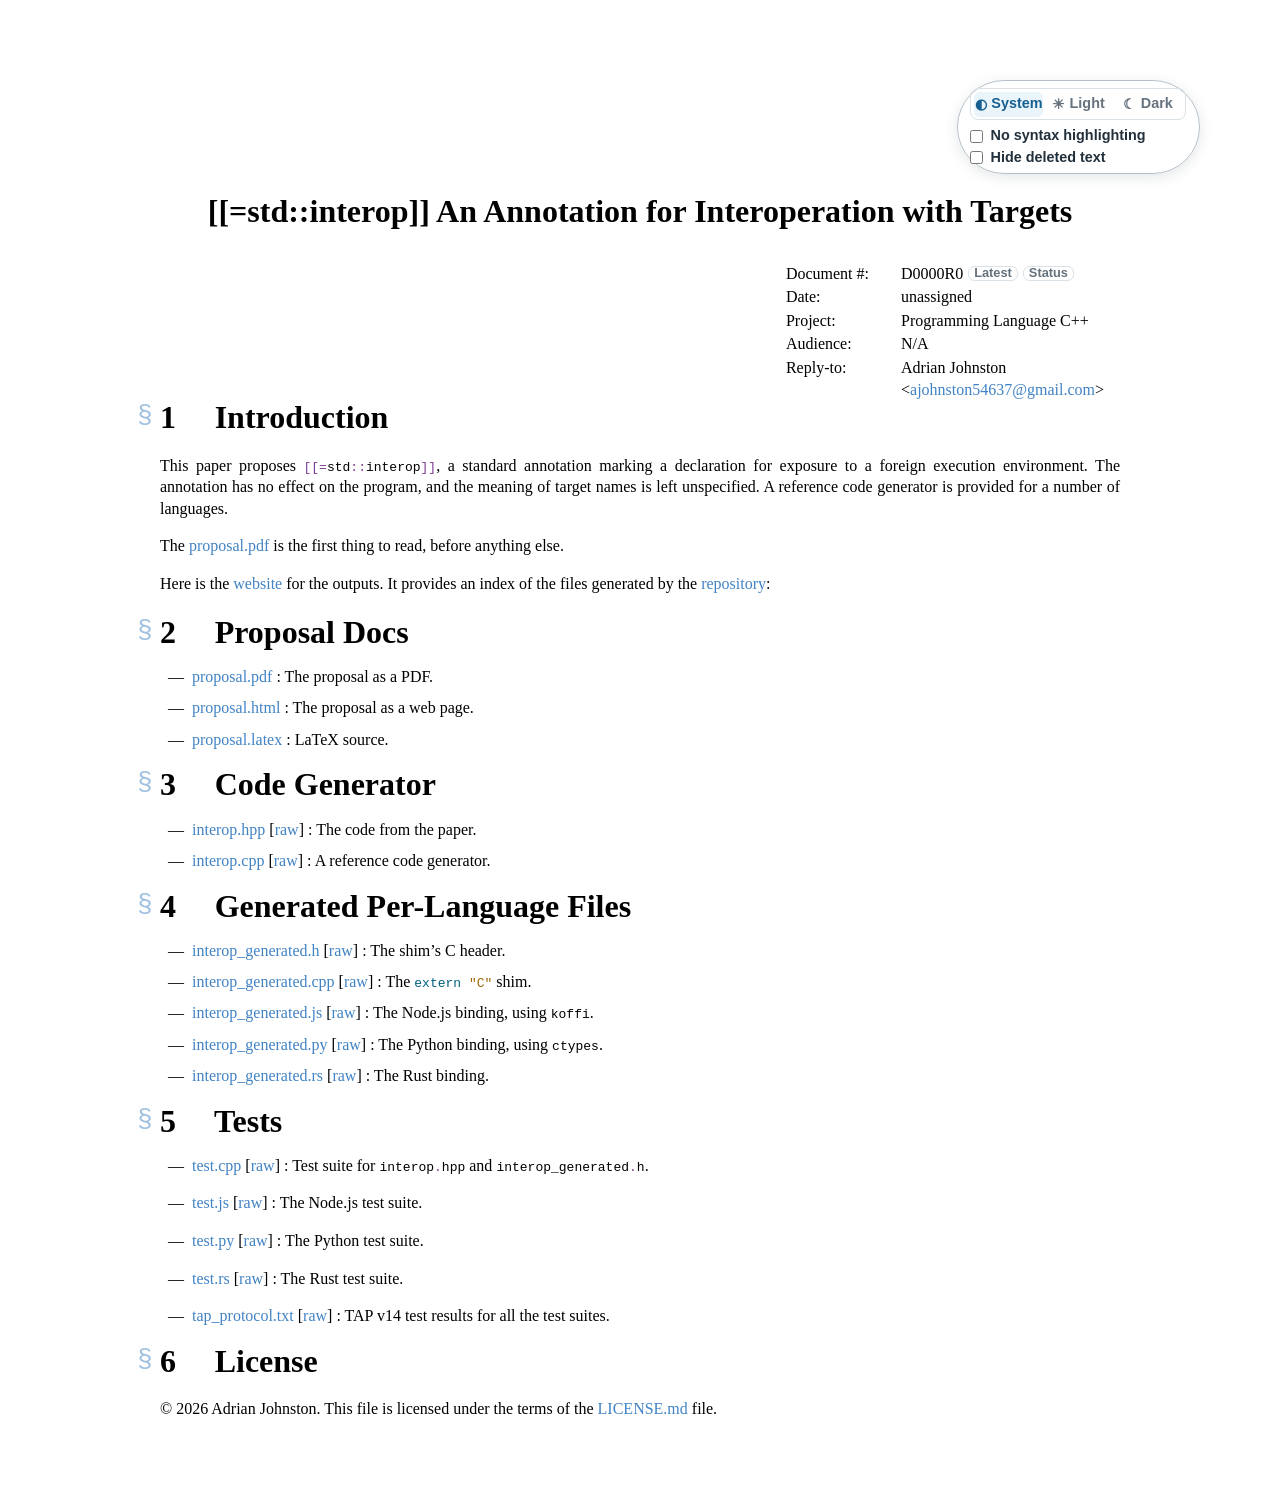
<file: index.html>
<!DOCTYPE html>
<html xmlns="http://www.w3.org/1999/xhtml" lang="en" xml:lang="en">
<head>
  <meta charset="utf-8" />
  <meta name="generator" content="mpark/wg21" />
  <meta name="viewport" content="width=device-width, initial-scale=1.0, user-scalable=yes" />
  <title>[[=std::interop]] An Annotation for Interoperation with
Targets</title>
  <style>

span.smallcaps{font-variant: small-caps;}
div.columns{display: flex; gap: min(4vw, 1.5em);}
div.column{flex: auto; overflow-x: auto;}
div.hanging-indent{margin-left: 1.5em; text-indent: -1.5em;}

ul.task-list[class]{list-style: none;}
ul.task-list li input[type="checkbox"] {
font-size: inherit;
width: 0.8em;
margin: 0 0.8em 0.2em -1.6em;
vertical-align: middle;
}

html { -webkit-text-size-adjust: 100%; }
pre > code.sourceCode { white-space: pre; position: relative; }
pre > code.sourceCode > span { display: inline-block; line-height: 1.25; }
pre > code.sourceCode > span:empty { height: 1.2em; }
.sourceCode { overflow: visible; }
code.sourceCode > span { color: inherit; text-decoration: inherit; }
div.sourceCode { margin: 1em 0; }
pre.sourceCode { margin: 0; }
@media screen {
div.sourceCode { overflow: auto; }
}
@media print {
pre > code.sourceCode { white-space: pre-wrap; }
pre > code.sourceCode > span { text-indent: -5em; padding-left: 5em; }
}
pre.numberSource code
{ counter-reset: source-line 0; }
pre.numberSource code > span
{ position: relative; left: -4em; counter-increment: source-line; }
pre.numberSource code > span > a:first-child::before
{ content: counter(source-line);
position: relative; left: -1em; text-align: right; vertical-align: baseline;
border: none; display: inline-block;
-webkit-touch-callout: none; -webkit-user-select: none;
-khtml-user-select: none; -moz-user-select: none;
-ms-user-select: none; user-select: none;
padding: 0 4px; width: 4em;
color: #aaaaaa;
}
pre.numberSource { margin-left: 3em; border-left: 1px solid #aaaaaa; padding-left: 4px; }
div.sourceCode
{ background-color: #f6f8fa; }
@media screen {
pre > code.sourceCode > span > a:first-child::before { text-decoration: underline; }
}
code span { } 
code span.al { color: #ff0000; } 
code span.an { } 
code span.at { } 
code span.bn { color: #9f6807; } 
code span.bu { color: #9f6807; } 
code span.cf { color: #00607c; } 
code span.ch { color: #9f6807; } 
code span.cn { } 
code span.co { color: #6a737d; font-style: italic; } 
code span.cv { color: #6a737d; font-style: italic; } 
code span.do { color: #6a737d; } 
code span.dt { color: #00607c; } 
code span.dv { color: #9f6807; } 
code span.er { color: #ff0000; font-weight: bold; } 
code span.ex { } 
code span.fl { color: #9f6807; } 
code span.fu { } 
code span.im { } 
code span.in { color: #6a737d; } 
code span.kw { color: #00607c; } 
code span.op { color: #7b3e91; } 
code span.ot { } 
code span.pp { color: #6f4e37; } 
code span.re { } 
code span.sc { color: #9f6807; } 
code span.ss { color: #9f6807; } 
code span.st { color: #9f6807; } 
code span.va { } 
code span.vs { color: #9f6807; } 
code span.wa { color: #6a737d; font-weight: bold; } 
</style>
  <style type="text/css">
body {
margin: 5em;
font-family: serif;

hyphens: auto;
line-height: 1.35;
text-align: justify;
}
@media screen and (max-width: 30em) {
body {
margin: 1.5em;
}
}
div.wrapper {
max-width: 60em;
margin: auto;
}
ul {
list-style-type: none;
padding-left: 2em;
margin-top: -0.2em;
margin-bottom: -0.2em;
}
a {
text-decoration: none;
color: #4183C4;
}
a.hidden_link {
text-decoration: none;
color: inherit;
}
li {
margin-top: 0.6em;
margin-bottom: 0.6em;
}
h1, h2, h3, h4 {
position: relative;
line-height: 1;
}
a.self-link {
position: absolute;
top: 0;
left: calc(-1 * (3.5rem - 26px));
width: calc(3.5rem - 26px);
height: 2em;
text-align: center;
border: none;
transition: opacity .2s;
opacity: .5;
font-family: sans-serif;
font-weight: normal;
font-size: 83%;
}
a.self-link:hover { opacity: 1; }
a.self-link::before { content: "§"; }
ul > li:before {
content: "\2014";
position: absolute;
margin-left: -1.5em;
}
:target { background-color: yellow; }
:target .codeblock { background-color: yellow; }
:target .sourceCode { background-color: yellow; }
:target ul { background-color: yellow; }
p:has(> span.marginalizedparent > a.marginalized:target),
li:has(> span.marginalizedparent > a.marginalized:target) {
background-color: yellow;
}
a.marginalized:target { background-color: transparent; }
.abbr_ref { float: right; }
.folded_abbr_ref { float: right; }
:target .folded_abbr_ref { display: none; }
:target .unfolded_abbr_ref { float: right; display: inherit; }
.unfolded_abbr_ref { display: none; }
.secnum { display: inline-block; min-width: 35pt; }
.header-section-number { display: inline-block; min-width: 35pt; }
.annexnum { display: block; }
div.sourceLinkParent {
float: right;
}
a.sourceLink {
position: absolute;
opacity: 0;
margin-left: 10pt;
}
a.sourceLink:hover {
opacity: 1;
}
a.itemDeclLink {
position: absolute;
font-size: 75%;
text-align: right;
width: 5em;
opacity: 0;
}
a.itemDeclLink:hover { opacity: 1; }
span.marginalizedparent {
position: relative;
left: -5em;
}
li span.marginalizedparent { left: -7em; }
li ul > li span.marginalizedparent { left: -9em; }
li ul > li ul > li span.marginalizedparent { left: -11em; }
li ul > li ul > li ul > li span.marginalizedparent { left: -13em; }
div.footnoteNumberParent {
position: relative;
left: -4.7em;
}
a.marginalized {
position: absolute;
font-size: 75%;
text-align: right;
width: 5em;
}
a.enumerated_item_num {
position: relative;
left: -3.5em;
display: inline-block;
margin-right: -3em;
text-align: right;
width: 3em;
}
div.para { margin-bottom: 0.6em; margin-top: 0.6em; text-align: justify; }
div.section { text-align: justify; }
div.sentence { display: inline; }
span.indexparent {
display: inline;
position: relative;
float: right;
right: -1em;
}
a.index {
position: absolute;
display: none;
}
a.index:before { content: "⟵"; }

a.index:target {
display: inline;
}
.indexitems {
margin-left: 2em;
text-indent: -2em;
}
div.itemdescr {
margin-left: 3em;
}
.bnf {
font-family: serif;
margin-left: 40pt;
margin-top: 0.5em;
margin-bottom: 0.5em;
}
.ncbnf {
font-family: serif;
margin-top: 0.5em;
margin-bottom: 0.5em;
margin-left: 40pt;
}
.ncsimplebnf {
font-family: serif;
font-style: italic;
margin-top: 0.5em;
margin-bottom: 0.5em;
margin-left: 40pt;
background: inherit; 
}
span.textnormal {
font-style: normal;
font-family: serif;
white-space: normal;
display: inline-block;
}
span.rlap {
display: inline-block;
width: 0px;
}
span.descr { font-style: normal; font-family: serif; }
span.grammarterm { font-style: italic; }
span.term { font-style: italic; }
span.terminal { font-family: monospace; font-style: normal; }
span.nonterminal { font-style: italic; }
span.tcode { font-family: monospace; font-style: normal; }
span.textbf { font-weight: bold; }
span.textsc { font-variant: small-caps; }
a.nontermdef { font-style: italic; font-family: serif; }
span.emph { font-style: italic; }
span.techterm { font-style: italic; }
span.mathit { font-style: italic; }
span.mathsf { font-family: sans-serif; }
span.mathrm { font-family: serif; font-style: normal; }
span.textrm { font-family: serif; }
span.textsl { font-style: italic; }
span.mathtt { font-family: monospace; font-style: normal; }
span.mbox { font-family: serif; font-style: normal; }
span.ungap { display: inline-block; width: 2pt; }
span.textit { font-style: italic; }
span.texttt { font-family: monospace; }
span.tcode_in_codeblock { font-family: monospace; font-style: normal; }
span.phantom { color: white; }

span.math { font-style: normal; }
span.mathblock {
display: block;
margin-left: auto;
margin-right: auto;
margin-top: 1.2em;
margin-bottom: 1.2em;
text-align: center;
}
span.mathalpha {
font-style: italic;
}
span.synopsis {
font-weight: bold;
margin-top: 0.5em;
display: block;
}
span.definition {
font-weight: bold;
display: block;
}
.codeblock {
margin-left: 1.2em;
line-height: 127%;
}
.outputblock {
margin-left: 1.2em;
line-height: 127%;
}
div.itemdecl {
margin-top: 2ex;
}
code.itemdeclcode {
white-space: pre;
display: block;
}
span.textsuperscript {
vertical-align: super;
font-size: smaller;
line-height: 0;
}
.footnotenum { vertical-align: super; font-size: smaller; line-height: 0; }
.footnote {
font-size: small;
margin-left: 2em;
margin-right: 2em;
margin-top: 0.6em;
margin-bottom: 0.6em;
}
div.minipage {
display: inline-block;
margin-right: 3em;
}
div.numberedTable {
text-align: center;
margin: 2em;
}
div.figure {
text-align: center;
margin: 2em;
}
table {
border: 1px solid black;
border-collapse: collapse;
margin-left: auto;
margin-right: auto;
margin-top: 0.8em;
text-align: left;
hyphens: none; 
}
td, th {
padding-left: 1em;
padding-right: 1em;
vertical-align: top;
}
td.empty {
padding: 0px;
padding-left: 1px;
}
td.left {
text-align: left;
}
td.right {
text-align: right;
}
td.center {
text-align: center;
}
td.justify {
text-align: justify;
}
td.border {
border-left: 1px solid black;
}
tr.rowsep, td.cline {
border-top: 1px solid black;
}
tr.even, tr.odd {
border-bottom: 1px solid black;
}
tr.capsep {
border-top: 3px solid black;
border-top-style: double;
}
tr.header {
border-bottom: 3px solid black;
border-bottom-style: double;
}
th {
border-bottom: 1px solid black;
}
span.centry {
font-weight: bold;
}
div.table {
display: block;
margin-left: auto;
margin-right: auto;
text-align: center;
width: 90%;
}
span.indented {
display: block;
margin-left: 2em;
margin-bottom: 1em;
margin-top: 1em;
}
ol.enumeratea { list-style-type: none; background: inherit; }
ol.enumerate { list-style-type: none; background: inherit; }

</style>
  <style type="text/css">:root {
color-scheme: light;
--unchanged-color: #898887;
--add-color: #006e28;
--rm-color: #bf0303;
--note-color: #0000ff;
--not-proposed-color: #7151a8;
--not-proposed-bg-color: rgba(113, 81, 168, 0.06);
}
.document-info {
display: inline-flex;
align-items: center;
gap: 0.3rem;
}
.document-link {
display: inline-block;
padding: 0 0.4em;
border: 1px solid var(--toc-border, #d9e1e7);
border-radius: 0.4rem;
color: var(--toc-muted, #66727d);
font: 600 0.8em/1 sans-serif;
text-decoration: none;
vertical-align: text-bottom;
}
.document-link:hover {
border-color: var(--toc-hover-border, #bdc9d2);
background: var(--toc-hover-bg, #f2f6f8);
color: var(--toc-hover-text, #244d6b);
}
.document-link:focus-visible {
outline: 2px solid var(--toc-accent, #2878b5);
outline-offset: 1px;
}
table thead tr {
border-bottom: 3px solid black;
border-bottom-style: double;
}
table tbody tr {
border-bottom: 1px solid black;
}
.cmptable {
width: 100%;
}

ins, del {
text-decoration-thickness: 1px;
}

ins {
text-underline-offset: 3.5px;
}
.add {
color: var(--add-color);
}
.rm {
color: var(--rm-color);
}
code.diff {
color: var(--unchanged-color);
}
code.diff span.va {
color: var(--add-color);
}
code.diff span.st {
color: var(--rm-color);
}
.ednote,
.draftnote {
color: var(--note-color);
}

div.sourceCode {
padding: 0.5em;
}
div.sourceCode:has(> pre.not_proposed) {
padding: 0.65em 0.8em 0.65em 1.1em;
border-left: 0.25em solid var(--not-proposed-color);
background-color: var(--not-proposed-bg-color);
}
div.sourceCode:has(> pre.not_proposed)::before {
content: "\2298\2002 Not proposed";
display: block;
margin-bottom: 0.8em;
color: var(--not-proposed-color);
font: 600 0.95rem/1.2 sans-serif;
}
</style>
  <style type="text/css">
#title-block-header > table {
border: none;
float: right;
}
#title-block-header > table tbody tr {
border-bottom: none;
}
details.collapsed > summary {
list-style: none;
cursor: pointer;
}
details.collapsed > summary::-webkit-details-marker {
display: none;
}
details.collapsed > summary .collapse-marker {
--collapse-marker-offset: 0.15em;
display: inline-block;
width: 0;
margin-right: 0.5em;
height: 0;
border-top: 0.3em solid transparent;
border-bottom: 0.3em solid transparent;
border-left: 0.45em solid currentColor;
transform: translateX(var(--collapse-marker-offset));
transform-origin: 0.15em center;
vertical-align: 0.1em;
}
details.collapsed > summary .collapse-marker:first-child {
--collapse-marker-offset: 0.075em;
width: calc(35pt - 0.45em);
margin-right: 0.25em;
}
details.collapsed[open] > summary .collapse-marker {
transform: translateX(var(--collapse-marker-offset)) rotate(90deg);
}
details.collapsed > summary > :is(h1, h2, h3, h4, h5, h6) {
margin-bottom: 0;
}
body[data-syntax-highlighting="off"] code.sourceCode:not(.diff) span:not(.add, .rm, .co, .cv, .do, .in) {
color: inherit !important;
font-style: inherit !important;
font-weight: inherit !important;
text-decoration: inherit !important;
}
body[data-deleted-text="hide"] .rm del {
display: none !important;
}
</style>
  <style type="text/css">
:root {
--toc-width: 19rem;
--toc-right: clamp(1rem, 2vw, 2.5rem);
--toc-top: 9.5rem;
--toc-accent: #2878b5;
--toc-active-bg: #eaf4fb;
--toc-active-text: #175f91;
--toc-border: #d9e1e7;
--toc-heading: #4d5c68;
--toc-hover-bg: #f2f6f8;
--toc-hover-border: #bdc9d2;
--toc-hover-text: #244d6b;
--toc-muted: #66727d;
--toc-rail: #dfe6eb;
--toc-section-number: #89949d;
--toc-scrollbar: #b8c3cc;
--toc-surface: rgba(255, 255, 255, 0.96);
--toc-panel-shadow:
0 0.75rem 2.25rem rgba(30, 55, 75, 0.08),
0 0.125rem 0.4rem rgba(30, 55, 75, 0.05);
--view-controls-bg: rgba(255, 255, 255, 0.96);
--view-controls-border: #b7c0c8;
--view-controls-color: #22303c;
--view-controls-hover: #f3f6f8;
--view-controls-shadow: 0 0.2rem 0.8rem rgba(34, 48, 60, 0.12);
}

.view-controls {
position: sticky;
top: 0.75rem;
z-index: 1000;
display: flex;
flex-direction: column;
align-items: flex-start;
gap: 0.35rem;
width: fit-content;
margin-left: auto;
margin-bottom: 1rem;
padding: 0.45rem 0.8rem;
border: 1px solid var(--view-controls-border);
border-radius: 999px;
background: var(--view-controls-bg);
color: var(--view-controls-color);
font: 600 0.9rem/1.1 sans-serif;
box-shadow: var(--view-controls-shadow);
}
.view-controls:hover {
background: var(--view-controls-hover);
}
.view-controls label {
display: flex;
align-items: center;
gap: 0.45rem;
}
.view-controls input {
margin: 0;
}
.view-controls span {
white-space: nowrap;
}
.theme-switcher {
display: flex;
align-self: stretch;
min-width: 0;
margin: 0 0 0.15rem;
padding: 0.15rem;
border: 1px solid var(--toc-border);
border-radius: 0.5rem;
}
.theme-switcher legend {
position: absolute;
width: 1px;
height: 1px;
padding: 0;
overflow: hidden;
clip: rect(0, 0, 0, 0);
white-space: nowrap;
border: 0;
}
.theme-switcher button {
display: inline-flex;
min-width: 0;
align-items: center;
justify-content: center;
gap: 0.3rem;
flex: 1;
padding: 0.3rem 0.4rem;
border: 0;
border-radius: 0.35rem;
background: transparent;
color: var(--toc-muted);
font: inherit;
cursor: pointer;
}
.theme-switcher button:hover {
background: var(--toc-hover-bg);
color: var(--toc-hover-text);
}
.theme-switcher button:focus-visible {
outline: 2px solid var(--toc-accent);
outline-offset: 1px;
}
.theme-switcher button[aria-pressed="true"] {
background: var(--toc-active-bg);
color: var(--toc-active-text);
font-weight: 600;
}
.theme-icon {
font-size: 0.9rem;
line-height: 1;
}
.table-of-contents .toc-progress {
display: none;
}
.toc-mobile-bar,
.toc-dialog,
.toc-mobile-title,
.toc-mobile-trigger,
.toc-expand-toggle {
display: none;
}

@media screen and (max-width: 89.999em) {
html,
body {
max-width: 100%;
}
html {
overflow-x: hidden;
overflow-x: clip;
}
.wrapper {
max-width: 100%;
}
.wrapper div.sourceCode {
max-width: 100%;
box-sizing: border-box;
}

.wrapper .table-wrapper {
max-width: 100%;
overflow-x: auto;
overscroll-behavior-inline: contain;
}
body.toc-ready .table-of-contents {
display: none;
}
body.toc-ready :is(h1, h2, h3, h4, h5, h6)[id] {
scroll-margin-top: 4.5rem;
}
body.toc-menu-open {
overflow: hidden;
}
body.toc-ready .toc-mobile-bar {
position: fixed;
inset: 0 0 auto;
z-index: 1100;
display: flex;
align-items: center;
gap: 1rem;
height: 3.5rem;
box-sizing: border-box;
padding:
0.5rem max(1rem, env(safe-area-inset-right))
0.5rem max(1rem, env(safe-area-inset-left));
border-bottom: 1px solid var(--toc-border);
background: var(--toc-surface);
box-shadow: 0 0.25rem 1rem rgba(30, 55, 75, 0.08);
backdrop-filter: blur(0.85rem);
font-family: ui-sans-serif, -apple-system, BlinkMacSystemFont, "Segoe UI",
sans-serif;
}
.toc-mobile-bar .view-controls {
position: static;
z-index: auto;
flex-direction: row;
align-items: center;
gap: 0.35rem;
width: auto;
margin: 0;
padding: 0;
border: 0;
border-radius: 0;
background: transparent;
color: var(--toc-muted);
box-shadow: none;
font: 600 0.72rem/1 ui-sans-serif, -apple-system, BlinkMacSystemFont,
"Segoe UI", sans-serif;
}
.toc-mobile-bar .view-controls:hover {
background: transparent;
}
.toc-mobile-bar .view-controls label {
gap: 0.35rem;
padding: 0.45rem 0.55rem;
border: 1px solid var(--toc-border);
border-radius: 0.6rem;
background: transparent;
cursor: pointer;
}
.toc-mobile-bar .view-controls label:hover {
border-color: var(--toc-hover-border);
background: var(--toc-hover-bg);
color: var(--toc-hover-text);
}
.toc-mobile-bar .view-controls input {
accent-color: var(--toc-accent);
}
.toc-mobile-bar .view-controls input:focus-visible {
outline: 2px solid var(--toc-accent);
outline-offset: 2px;
}
.toc-mobile-bar .theme-switcher {
align-self: center;
margin: 0;
}
body[data-syntax-highlighting="off"]
.toc-mobile-bar label[for="no-syntax-highlighting-toggle"],
body[data-deleted-text="hide"]
.toc-mobile-bar label[for="hide-deleted-text-toggle"] {
border-color: color-mix(in srgb,
var(--toc-accent) 35%, var(--toc-border));
background: var(--toc-active-bg);
color: var(--toc-active-text);
}
body.toc-ready .toc-mobile-title {
display: block;
min-width: 0;
flex: 1;
overflow: hidden;
color: var(--toc-heading);
font-size: 0.9rem;
font-weight: 600;
line-height: 1.2;
text-overflow: ellipsis;
white-space: nowrap;
}
body.toc-ready .toc-mobile-trigger {
display: inline-flex;
align-items: center;
gap: 0.5rem;
flex: 0 0 auto;
padding: 0.45rem 0.65rem;
border: 1px solid var(--toc-border);
border-radius: 0.6rem;
background: transparent;
color: var(--toc-heading);
font: 600 0.78rem/1 ui-sans-serif, -apple-system, BlinkMacSystemFont,
"Segoe UI", sans-serif;
cursor: pointer;
}
.toc-mobile-trigger:hover {
border-color: var(--toc-hover-border);
background: var(--toc-hover-bg);
}
.toc-mobile-trigger:focus-visible,
.toc-dialog-close:focus-visible,
.toc-dialog a:focus-visible {
outline: 2px solid var(--toc-accent);
outline-offset: 2px;
}
.toc-menu-icon {
position: relative;
width: 1rem;
height: 0.7rem;
flex: 0 0 auto;
border-top: 2px solid currentColor;
border-bottom: 2px solid currentColor;
box-sizing: border-box;
}
.toc-menu-icon::after {
content: "";
position: absolute;
top: 50%;
left: 0;
width: 100%;
border-top: 2px solid currentColor;
transform: translateY(-50%);
}
.toc-dialog[open] {
position: fixed;
inset: 0;
z-index: 1200;
display: flex;
flex-direction: column;
width: min(32rem, calc(100vw - 2rem));
max-width: none;
max-height: min(46rem, calc(100dvh - 2rem));
box-sizing: border-box;
margin: auto;
padding: 0;
overflow: hidden;
border: 1px solid var(--toc-border);
border-radius: 1rem;
background: var(--toc-surface);
color: var(--toc-muted);
box-shadow: 0 1.5rem 5rem rgba(20, 35, 45, 0.28);
font-family: ui-sans-serif, -apple-system, BlinkMacSystemFont, "Segoe UI",
sans-serif;
text-align: left;
hyphens: none;
}
.toc-dialog::backdrop {
background: rgba(20, 30, 38, 0.45);
backdrop-filter: blur(0.15rem);
}
.toc-dialog-header {
display: flex;
flex: 0 0 auto;
align-items: flex-start;
gap: 1rem;
padding: 1rem 1rem 0.9rem 1.15rem;
border-bottom: 1px solid var(--toc-border);
}
.toc-dialog-heading {
min-width: 0;
flex: 1;
}
.toc-dialog-eyebrow {
margin: 0 0 0.3rem;
color: var(--toc-accent);
font-size: 0.68rem;
font-weight: 700;
letter-spacing: 0.11em;
line-height: 1;
text-transform: uppercase;
}
.toc-dialog-title {
margin: 0;
overflow: hidden;
color: var(--toc-heading);
font-size: 1rem;
font-weight: 650;
line-height: 1.25;
text-overflow: ellipsis;
white-space: nowrap;
}
.toc-dialog-close {
display: grid;
width: 2rem;
height: 2rem;
flex: 0 0 auto;
place-items: center;
padding: 0;
border: 0;
border-radius: 50%;
background: transparent;
color: var(--toc-muted);
font: 400 1.5rem/1 sans-serif;
cursor: pointer;
}
.toc-dialog-close:hover {
background: var(--toc-hover-bg);
color: var(--toc-heading);
}
.toc-dialog-nav {
min-height: 0;

flex: 1 1 auto;
overflow-y: auto;
overscroll-behavior: contain;
padding: 0.75rem 0.8rem 1rem;
scrollbar-width: thin;
scrollbar-color: var(--toc-scrollbar) transparent;
}
.toc-dialog ul {
padding-left: 0;
margin: 0;
list-style: none;
}
.toc-dialog ul ul {
position: relative;
padding-left: 0.9rem;
margin: 0.15rem 0 0.25rem 0.65rem;
}
.toc-dialog ul ul::before {
content: "";
position: absolute;
top: 0.2rem;
bottom: 0.2rem;
left: 0;
width: 1px;
background: var(--toc-rail);
}
.toc-dialog li,
.toc-dialog li > ul {
display: block;
margin-top: 0;
margin-bottom: 0;
}
.toc-dialog li::before {
display: none;
}
.toc-dialog a {
display: block;
margin: 0.0625rem 0;
padding: 0.38rem 0.55rem 0.38rem 0.65rem;
border-left: 2px solid transparent;
border-radius: 0 0.45rem 0.45rem 0;
color: var(--toc-muted);
font-size: 0.875rem;
line-height: 1.35;
text-decoration: none;
overflow-wrap: anywhere;
}
.toc-dialog a:hover {
color: var(--toc-hover-text);
background: var(--toc-hover-bg);
}
.toc-dialog a.active {
border-left-color: var(--toc-accent);
background: var(--toc-active-bg);
color: var(--toc-active-text);
font-weight: 600;
}
.toc-dialog .toc-section-number {
color: var(--toc-section-number);
font-variant-numeric: tabular-nums;
}
.toc-dialog code,
.toc-dialog code span {
color: inherit !important;
background: transparent !important;
font-size: 0.96em;
font-weight: inherit;
}
}
@media screen and (max-width: 30em) {
a.self-link {
left: -1.5rem;
width: 1.5rem;
}
body.toc-ready {
padding-top: 3.25rem;
}
.toc-mobile-trigger-label {
position: absolute;
width: 1px;
height: 1px;
padding: 0;
overflow: hidden;
clip: rect(0, 0, 0, 0);
white-space: nowrap;
border: 0;
}
.toc-mobile-trigger {
padding-inline: 0.6rem;
}
.toc-dialog[open] {
width: calc(100vw - 1rem);
max-height: calc(100dvh - 1rem);
border-radius: 0.875rem;
}
}
@media screen and (max-width: 47.999em) {
body.toc-ready .toc-mobile-title {
display: none;
}
.toc-mobile-bar .view-controls {
min-width: 0;
flex: 1;
}
.toc-mobile-bar .view-controls label {
justify-content: center;
min-width: 0;
flex: 1;
}
.toc-mobile-bar .theme-label {
display: none;
}
.toc-mobile-bar .theme-switcher button {
flex: 0 0 auto;
padding-inline: 0.35rem;
}
}
@media screen and (max-width: 35.999em) {
.toc-mobile-bar .view-controls > label > span {
font-size: 0;
}
.toc-mobile-bar label[for="no-syntax-highlighting-toggle"] span::after {
content: "No highlight";
font-size: 0.72rem;
}
.toc-mobile-bar label[for="hide-deleted-text-toggle"] span::after {
content: "Hide deleted";
font-size: 0.72rem;
}
}
@media screen and (min-width: 90em) {
.toc-mobile-bar {
display: block;
}

body.has-toc {
margin-right: calc(
var(--toc-right) + var(--toc-width) + 2rem
);
}

body.has-toc .view-controls {
position: fixed;
top: 1rem;
right: var(--toc-right);
width: var(--toc-width);
box-sizing: border-box;
margin: 0;
padding: 0.6rem 0.75rem;
border-color: var(--toc-border);
border-radius: 0.875rem;
background: var(--toc-surface);
color: var(--toc-muted);
box-shadow: var(--toc-panel-shadow);
backdrop-filter: blur(0.75rem);
font-family: ui-sans-serif, -apple-system, BlinkMacSystemFont, "Segoe UI",
sans-serif;
font-size: 0.825rem;
font-weight: 400;
line-height: 1.38;
}
body.has-toc .view-controls:hover {
background: var(--toc-surface);
}
body.has-toc .view-controls label {
align-self: stretch;
padding: 0.3rem 0.55rem 0.3rem 0.6rem;
border-left: 2px solid transparent;
border-radius: 0 0.4rem 0.4rem 0;
cursor: pointer;
transition:
background-color 120ms ease,
color 120ms ease;
}
body.has-toc .view-controls label:hover {
background: var(--toc-hover-bg);
color: var(--toc-hover-text);
}
body.has-toc .view-controls input {
accent-color: var(--toc-accent);
}
body.has-toc .view-controls input:focus-visible {
outline: 2px solid var(--toc-accent);
outline-offset: 2px;
}
.table-of-contents {
position: fixed;
top: var(--toc-top);
right: var(--toc-right);
width: var(--toc-width);
max-height: calc(100vh - var(--toc-top) - 1.5rem);
box-sizing: border-box;
overflow-y: auto;
overscroll-behavior: contain;
border: 1px solid var(--toc-border);
border-radius: 0.875rem;
background: var(--toc-surface);
box-shadow: var(--toc-panel-shadow);
scrollbar-width: thin;
scrollbar-color: var(--toc-scrollbar) transparent;
font-family: ui-sans-serif, -apple-system, BlinkMacSystemFont, "Segoe UI",
sans-serif;
font-size: 0.825rem;
line-height: 1.38;
text-align: left;
hyphens: none;
color: var(--toc-muted);
}
.table-of-contents .toc-chrome {
position: sticky;
top: 0;
z-index: 2;
padding: 0.9rem 0.95rem 0.7rem;
border-bottom: 1px solid var(--toc-border);
background: var(--toc-surface);
backdrop-filter: blur(0.75rem);
}
.table-of-contents .toc-title-row {
display: flex;
align-items: center;
gap: 0.75rem;
}
.table-of-contents .table-of-contents-title {
display: flex;
align-items: center;
gap: 0.55rem;
min-width: 0;
flex: 1;
font-size: 0.72rem;
font-weight: 700;
line-height: 1;
letter-spacing: 0.11em;
text-transform: uppercase;
color: #4d5c68;
border-bottom: none !important;
margin: 0;
}
.table-of-contents .toc-expand-toggle {
display: inline-flex;
min-width: 4.7rem;
align-items: center;
justify-content: center;
flex: 0 0 auto;
padding: 0.3rem 0.45rem;
border: 1px solid var(--toc-border);
border-radius: 0.45rem;
background: transparent;
color: var(--toc-muted);
font: 600 0.68rem/1 ui-sans-serif, -apple-system, BlinkMacSystemFont,
"Segoe UI", sans-serif;
cursor: pointer;
transition:
background-color 120ms ease,
border-color 120ms ease,
color 120ms ease;
}
.table-of-contents .toc-expand-toggle[hidden] {
display: none;
}
.table-of-contents .toc-expand-toggle:hover {
border-color: var(--toc-hover-border);
background: var(--toc-hover-bg);
color: var(--toc-hover-text);
}
.table-of-contents .toc-expand-toggle:focus-visible {
outline: 2px solid var(--toc-accent);
outline-offset: 2px;
}
.table-of-contents .table-of-contents-title::before {
content: "";
width: 0.45rem;
height: 0.45rem;
flex: 0 0 auto;
border-radius: 50%;
background: var(--toc-accent);
box-shadow: 0 0 0 0.2rem color-mix(in srgb,
var(--toc-accent) 14%, transparent);
}
.table-of-contents .toc-progress {
display: block;
height: 0.1875rem;
margin-top: 0.75rem;
overflow: hidden;
border-radius: 999px;
background: var(--toc-rail);
}
.table-of-contents .toc-progress-bar {
display: block;
width: 100%;
height: 100%;
border-radius: inherit;
background: var(--toc-accent);
transform: scaleX(0);
transform-origin: left center;
}
.table-of-contents > ul {
padding: 0.65rem 0.75rem 0.8rem;
margin: 0;
}
.table-of-contents ul ul {
position: relative;
padding-left: 0.85rem;
margin: 0.15rem 0 0.25rem 0.55rem;
}
.table-of-contents ul ul::before {
content: "";
position: absolute;
top: 0.15rem;
bottom: 0.2rem;
left: 0;
width: 1px;
background: var(--toc-rail);
}

body.toc-ready .table-of-contents li > ul {
display: none;
}
body.toc-ready .table-of-contents li.active-path > ul {
display: block;
}
body.toc-ready .table-of-contents.toc-expanded li > ul {
display: block;
}
.table-of-contents li {
margin: 0;
}
.table-of-contents li::before {
display: none;
}
.table-of-contents a {
display: block;
margin: 0.0625rem 0;
padding: 0.3rem 0.55rem 0.3rem 0.6rem;
border-left: 2px solid transparent;
border-radius: 0 0.4rem 0.4rem 0;
color: var(--toc-muted);
text-decoration: none;
overflow-wrap: anywhere;
transition:
background-color 120ms ease,
border-color 120ms ease,
color 120ms ease;
}
.table-of-contents a:hover {
color: var(--toc-hover-text);
background: var(--toc-hover-bg);
}
.table-of-contents a:focus-visible {
outline: 2px solid var(--toc-accent);
outline-offset: 1px;
}
.table-of-contents a.active {
color: var(--toc-active-text);
border-left-color: var(--toc-accent);
background: var(--toc-active-bg);
font-weight: 600;
}
.table-of-contents .toc-section-number {
color: var(--toc-section-number);
font-weight: 400;
font-variant-numeric: tabular-nums;
margin-right: 0.2em;
}
.table-of-contents a.active .toc-section-number {
color: inherit;
opacity: 0.78;
}

.table-of-contents code,
.table-of-contents code span {
color: inherit !important;
background: transparent !important;
font-size: 0.96em;
font-weight: inherit;
}
}
@media screen and (min-width: 90em) and (prefers-reduced-motion: reduce) {
.table-of-contents a {
transition: none;
}
.table-of-contents .toc-expand-toggle {
transition: none;
}
}
@media print {
.view-controls,
.toc-mobile-bar,
.toc-dialog {
display: none;
}
}
</style>
  <style type="text/css">


body[data-syntax-highlighting="off"]
code.sourceCode:not(.diff)
span:is(.co, .cv, .do, .in) {
color: inherit !important;
font-style: inherit !important;
}
body:has(pre.lineAnchors) #title-block-header > table {
display: none;
}
</style>
  <style id="dark-theme-styles" media="screen and (prefers-color-scheme: dark)">

body {
background-color: #171717;
color: #e0e0e0;
}
span.mjx-mstyle { color: #e0e0e0 !important }
a:link { color: #74bdff; }
a:visited { color: #c38aff; }
a.hidden_link {
text-decoration: none;
color: inherit;
}
span.phantom { color: #171717; }
a.index:before { color: #e0e0e0; background-color: #4b6353; }
.comment { color: #40f040; }
.footnote .comment { color: #60ff60; }
.example .comment { color: #60ff60; }
.note .comment { color: #60ff60; }
span.keyword { color: #32eade; }
span.parenthesis { color: #ff7070; }
span.curlybracket { color: #ff7070; }
span.squarebracket { color: #ff7070; }
span.literal { color: #ffd867; }
span.literalterminal { color: #ffd867; }
span.operator { color: #dac6d9; }
span.anglebracket { color: #dac6d9; }
span.preprocessordirective { color: #c28c68; }
table { border-color: #e0e0e0; }
td.border { border-color: #e0e0e0; }
td.border { border-left-color: #e0e0e0; }
tr.rowsep, td.cline { border-top-color: #e0e0e0; }
tr.capsep { border-top-color: #e0e0e0; }
th { border-bottom-color: #e0e0e0; }
.footnoteSeparator { background-color: #e0e0e0; }
text { fill: #e0e0e0; }
path { stroke: #e0e0e0; }
polygon { stroke: #e0e0e0; fill: #e0e0e0; }
ellipse { stroke: #e0e0e0; }
:target { background-color: #4b6345; color: #ffffff; }
:target .codeblock { background-color: #4b6345; }
:target ul { background-color: #4b6345; }
:target a:link { color: #9fcdff; }
:target a:visited { color: #d39aff; }
:target a.hidden_link { text-decoration: none; color: inherit; }
:target span.keyword { color: #52faee; }
:target span.parenthesis { color: #ff4060; font-weight: bold; }
:target span.curlybracket { color: #ff4060; font-weight: bold; }
:target span.squarebracket { color: #ff4060; font-weight: bold; }
:target span.literal { color: #ffe070; }
:target span.literalterminal { color: #ffe070; }
:target span.operator { color: #ffffff; }
:target span.anglebracket { color: #ffffff; }
:target span.preprocessordirective { color: #e0968f; }
:target .comment { color: #75ff20; }
:target .footnote .comment { color: #75ff20; }
:target .example .comment { color: #75ff20; }
:target .note .comment { color: #75ff20; }

:root {
color-scheme: dark;
--unchanged-color: #e0e0e0;
--add-color: #d0fddd;
--rm-color: #ff9b98;
--note-color: #6699ff;
--not-proposed-color: #c2a4f5;
--not-proposed-bg-color: rgba(194, 164, 245, 0.07);
}
table thead tr {
border-bottom-color: #e0e0e0;
}
table tbody tr {
border-bottom-color: #e0e0e0;
}
div.sourceCode {
background-color: rgba(255, 255, 255, 0.03);
}
mark {
background-color: #665c00;
color: #ffffff;
}
code span.al,
code span.er {
color: #ff7070;
}
code span.cf,
code span.dt,
code span.kw {
color: #32eade;
}
code span.bn,
code span.bu,
code span.ch,
code span.dv,
code span.fl,
code span.sc,
code span.ss,
code span.st,
code span.vs {
color: #ffd867;
}
code span.co,
code span.cv,
code span.do,
code span.in,
code span.wa {
color: #60ff60;
}
code span.op {
color: #dac6d9;
}
code span.pp {
color: #c28c68;
}
:target .sourceCode,
p:has(> span.marginalizedparent > a.marginalized:target),
li:has(> span.marginalizedparent > a.marginalized:target) {
background-color: #4b6345;
}

:root {
--toc-accent: #62b0eb;
--toc-active-bg: rgba(70, 145, 200, 0.16);
--toc-active-text: #84c7f5;
--toc-border: #3b454e;
--toc-heading: #d2d9de;
--toc-hover-bg: rgba(255, 255, 255, 0.055);
--toc-hover-border: #59636c;
--toc-hover-text: #dceaf4;
--toc-muted: #abb5bd;
--toc-panel-shadow: 0 0.5rem 1.5rem rgba(0, 0, 0, 0.28);
--toc-rail: #414b54;
--toc-section-number: #7f8a93;
--toc-scrollbar: #59636c;
--toc-surface: rgba(28, 28, 28, 0.96);
--view-controls-bg: rgba(37, 37, 37, 0.96);
--view-controls-border: #59636c;
--view-controls-color: #e0e0e0;
--view-controls-hover: #303030;
--view-controls-shadow: 0 0.2rem 0.8rem rgba(0, 0, 0, 0.4);
} </style>
  <script>
    (() => {
      const root = document.documentElement;
      const darkStyles = document.getElementById('dark-theme-styles');
      const storageKey = 'mpark-wg21-theme';
      const themes = new Set(['system', 'light', 'dark']);

      let theme = 'system';
      try {
        const stored = localStorage.getItem(storageKey);
        if (themes.has(stored)) theme = stored;
      } catch (_) {
        // Local storage may be unavailable for local files or restricted contexts.
      }

      function applyTheme(value, persist) {
        theme = value;
        root.dataset.theme = value;
        darkStyles.media = value === 'dark'
          ? 'screen'
          : value === 'light' ? 'not all' : 'screen and (prefers-color-scheme: dark)';

        for (const button of document.querySelectorAll('button[data-theme-value]')) {
          button.setAttribute('aria-pressed', String(button.dataset.themeValue === value));
        }

        if (!persist) return;
        try {
          if (value === 'system') {
            localStorage.removeItem(storageKey);
          } else {
            localStorage.setItem(storageKey, value);
          }
        } catch (_) {
          // The selected theme still applies for this page.
        }
      }

      applyTheme(theme, false);
      document.addEventListener('DOMContentLoaded', () => {
        applyTheme(theme, false);
        for (const button of document.querySelectorAll('button[data-theme-value]')) {
          button.addEventListener('click', () => applyTheme(button.dataset.themeValue, true));
        }
      });
    })();  </script>
  <link href="[data-uri]" rel="icon" />
  
</head>
<body data-syntax-highlighting="on" data-deleted-text="show">
<form class="view-controls">
<fieldset class="theme-switcher">
<legend>Theme</legend>
<button type="button" data-theme-value="system" aria-label="Use system theme" aria-pressed="true" title="Use system theme">
<span class="theme-icon" aria-hidden="true">◐</span><span class="theme-label">System</span>
</button>
<button type="button" data-theme-value="light" aria-label="Use light theme" aria-pressed="false" title="Use light theme">
<span class="theme-icon" aria-hidden="true">☀</span><span class="theme-label">Light</span>
</button>
<button type="button" data-theme-value="dark" aria-label="Use dark theme" aria-pressed="false" title="Use dark theme">
<span class="theme-icon" aria-hidden="true">☾</span><span class="theme-label">Dark</span>
</button>
</fieldset>
<label for="no-syntax-highlighting-toggle">
<input id="no-syntax-highlighting-toggle" type="checkbox"></input>
<span>No syntax highlighting</span>
</label>
<label for="hide-deleted-text-toggle">
<input id="hide-deleted-text-toggle" type="checkbox"></input>
<span>Hide deleted text</span>
</label>
</form><div class="wrapper">
<header id="title-block-header">
<h1 class="title" style="text-align:center">[[=std::interop]] An
Annotation for Interoperation with Targets</h1>
<table>
  <tr>
    <td>Document #:</td>
    <td>
      <span class="document-info">
        <span>D0000R0</span>
      <a class="document-link" href="https://wg21.link/P0000">Latest</a>
      <a class="document-link" href="https://wg21.link/P0000/status">Status</a>
      </span>
    </td>
  </tr>
  <tr>
    <td>Date:</td>
    <td>unassigned</td>
  </tr>
  <tr>
    <td style="vertical-align:top">Project:</td>
    <td>Programming Language C++</td>
  </tr>
  <tr>
    <td style="vertical-align:top">Audience:</td>
    <td>
      N/A<br>
    </td>
  </tr>
  <tr>
    <td style="vertical-align:top">Reply-to:</td>
    <td>
      Adrian Johnston<br>&lt;<a href="mailto:ajohnston54637@gmail.com" class="email">ajohnston54637@gmail.com</a>&gt;<br>
    </td>
  </tr>
</table>
</header>
<div style="clear:both">
<h1 data-number="1" id="introduction"><span class="header-section-number">1</span> Introduction<a href="#introduction" class="self-link"></a></h1>
<p>This paper proposes
<code class="sourceCode cpp"><span class="op">[[=</span><span class="at">std</span><span class="op">::</span><span class="at">interop</span><span class="op">]]</span></code>,
a standard annotation marking a declaration for exposure to a foreign
execution environment. The annotation has no effect on the program, and
the meaning of target names is left unspecified. A reference code
generator is provided for a number of languages.</p>
<p>The <a href="https://whatchamacallem.github.io/std_interop/proposal.pdf">proposal.pdf</a>
is the first thing to read, before anything else.</p>
<p>Here is the <a href="https://whatchamacallem.github.io/std_interop/">website</a> for
the outputs. It provides an index of the files generated by the <a href="https://github.com/whatchamacallem/std_interop">repository</a>:</p>
<h1 data-number="2" id="proposal-docs"><span class="header-section-number">2</span> Proposal Docs<a href="#proposal-docs" class="self-link"></a></h1>
<ul>
<li><a href="https://whatchamacallem.github.io/std_interop/proposal.pdf">proposal.pdf</a>
: The proposal as a PDF.</li>
<li><a href="https://whatchamacallem.github.io/std_interop/proposal.html">proposal.html</a>
: The proposal as a web page.</li>
<li><a href="https://whatchamacallem.github.io/std_interop/proposal.latex">proposal.latex</a>
: LaTeX source.</li>
</ul>
<h1 data-number="3" id="code-generator"><span class="header-section-number">3</span> Code Generator<a href="#code-generator" class="self-link"></a></h1>
<ul>
<li><a href="https://whatchamacallem.github.io/std_interop/interop.hpp.html">interop.hpp</a>
[<a href="https://whatchamacallem.github.io/std_interop/interop.hpp">raw</a>]
: The code from the paper.</li>
<li><a href="https://whatchamacallem.github.io/std_interop/interop.cpp.html">interop.cpp</a>
[<a href="https://whatchamacallem.github.io/std_interop/interop.cpp">raw</a>]
: A reference code generator.</li>
</ul>
<h1 data-number="4" id="generated-per-language-files"><span class="header-section-number">4</span> Generated Per-Language Files<a href="#generated-per-language-files" class="self-link"></a></h1>
<ul>
<li><a href="https://whatchamacallem.github.io/std_interop/interop_generated.h.html">interop_generated.h</a>
[<a href="https://whatchamacallem.github.io/std_interop/interop_generated.h">raw</a>]
: The shim’s C header.</li>
<li><a href="https://whatchamacallem.github.io/std_interop/interop_generated.cpp.html">interop_generated.cpp</a>
[<a href="https://whatchamacallem.github.io/std_interop/interop_generated.cpp">raw</a>]
: The
<code class="sourceCode cpp"><span class="kw">extern</span> <span class="st">&quot;C&quot;</span></code>
shim.</li>
<li><a href="https://whatchamacallem.github.io/std_interop/interop_generated.js.html">interop_generated.js</a>
[<a href="https://whatchamacallem.github.io/std_interop/interop_generated.js">raw</a>]
: The Node.js binding, using
<code class="sourceCode cpp">koffi</code>.</li>
<li><a href="https://whatchamacallem.github.io/std_interop/interop_generated.py.html">interop_generated.py</a>
[<a href="https://whatchamacallem.github.io/std_interop/interop_generated.py">raw</a>]
: The Python binding, using
<code class="sourceCode cpp">ctypes</code>.</li>
<li><a href="https://whatchamacallem.github.io/std_interop/interop_generated.rs.html">interop_generated.rs</a>
[<a href="https://whatchamacallem.github.io/std_interop/interop_generated.rs">raw</a>]
: The Rust binding.</li>
</ul>
<h1 data-number="5" id="tests"><span class="header-section-number">5</span> Tests<a href="#tests" class="self-link"></a></h1>
<ul>
<li><p><a href="https://whatchamacallem.github.io/std_interop/test.cpp.html">test.cpp</a>
[<a href="https://whatchamacallem.github.io/std_interop/test.cpp">raw</a>] :
Test suite for
<code class="sourceCode cpp">interop<span class="op">.</span>hpp</code>
and
<code class="sourceCode cpp">interop_generated<span class="op">.</span>h</code>.</p></li>
<li><p><a href="https://whatchamacallem.github.io/std_interop/test.js.html">test.js</a>
[<a href="https://whatchamacallem.github.io/std_interop/test.js">raw</a>] :
The Node.js test suite.</p></li>
<li><p><a href="https://whatchamacallem.github.io/std_interop/test.py.html">test.py</a>
[<a href="https://whatchamacallem.github.io/std_interop/test.py">raw</a>] :
The Python test suite.</p></li>
<li><p><a href="https://whatchamacallem.github.io/std_interop/test.rs.html">test.rs</a>
[<a href="https://whatchamacallem.github.io/std_interop/test.rs">raw</a>] :
The Rust test suite.</p></li>
<li><p><a href="https://whatchamacallem.github.io/std_interop/tap_protocol.txt.html">tap_protocol.txt</a>
[<a href="https://whatchamacallem.github.io/std_interop/tap_protocol.txt">raw</a>]
: TAP v14 test results for all the test suites.</p></li>
</ul>
<h1 data-number="6" id="license"><span class="header-section-number">6</span> License<a href="#license" class="self-link"></a></h1>
<p>© 2026 Adrian Johnston. This file is licensed under the terms of the
<a href="https://whatchamacallem.github.io/std_interop/LICENSE.md">LICENSE.md</a>
file.</p>
</div>
</div>
<script>
const body = document.body;
const noSyntaxHighlightingCheckbox = document.getElementById('no-syntax-highlighting-toggle');
noSyntaxHighlightingCheckbox.checked = false;
noSyntaxHighlightingCheckbox.addEventListener('change', () => {
  body.dataset.syntaxHighlighting = noSyntaxHighlightingCheckbox.checked ? 'off' : 'on';
});

const hideDeletedTextCheckbox = document.getElementById('hide-deleted-text-toggle');
hideDeletedTextCheckbox.checked = false;
hideDeletedTextCheckbox.addEventListener('change', () => {
  body.dataset.deletedText = hideDeletedTextCheckbox.checked ? 'hide' : 'show';
});
</script>
</body>
</html>
</file>
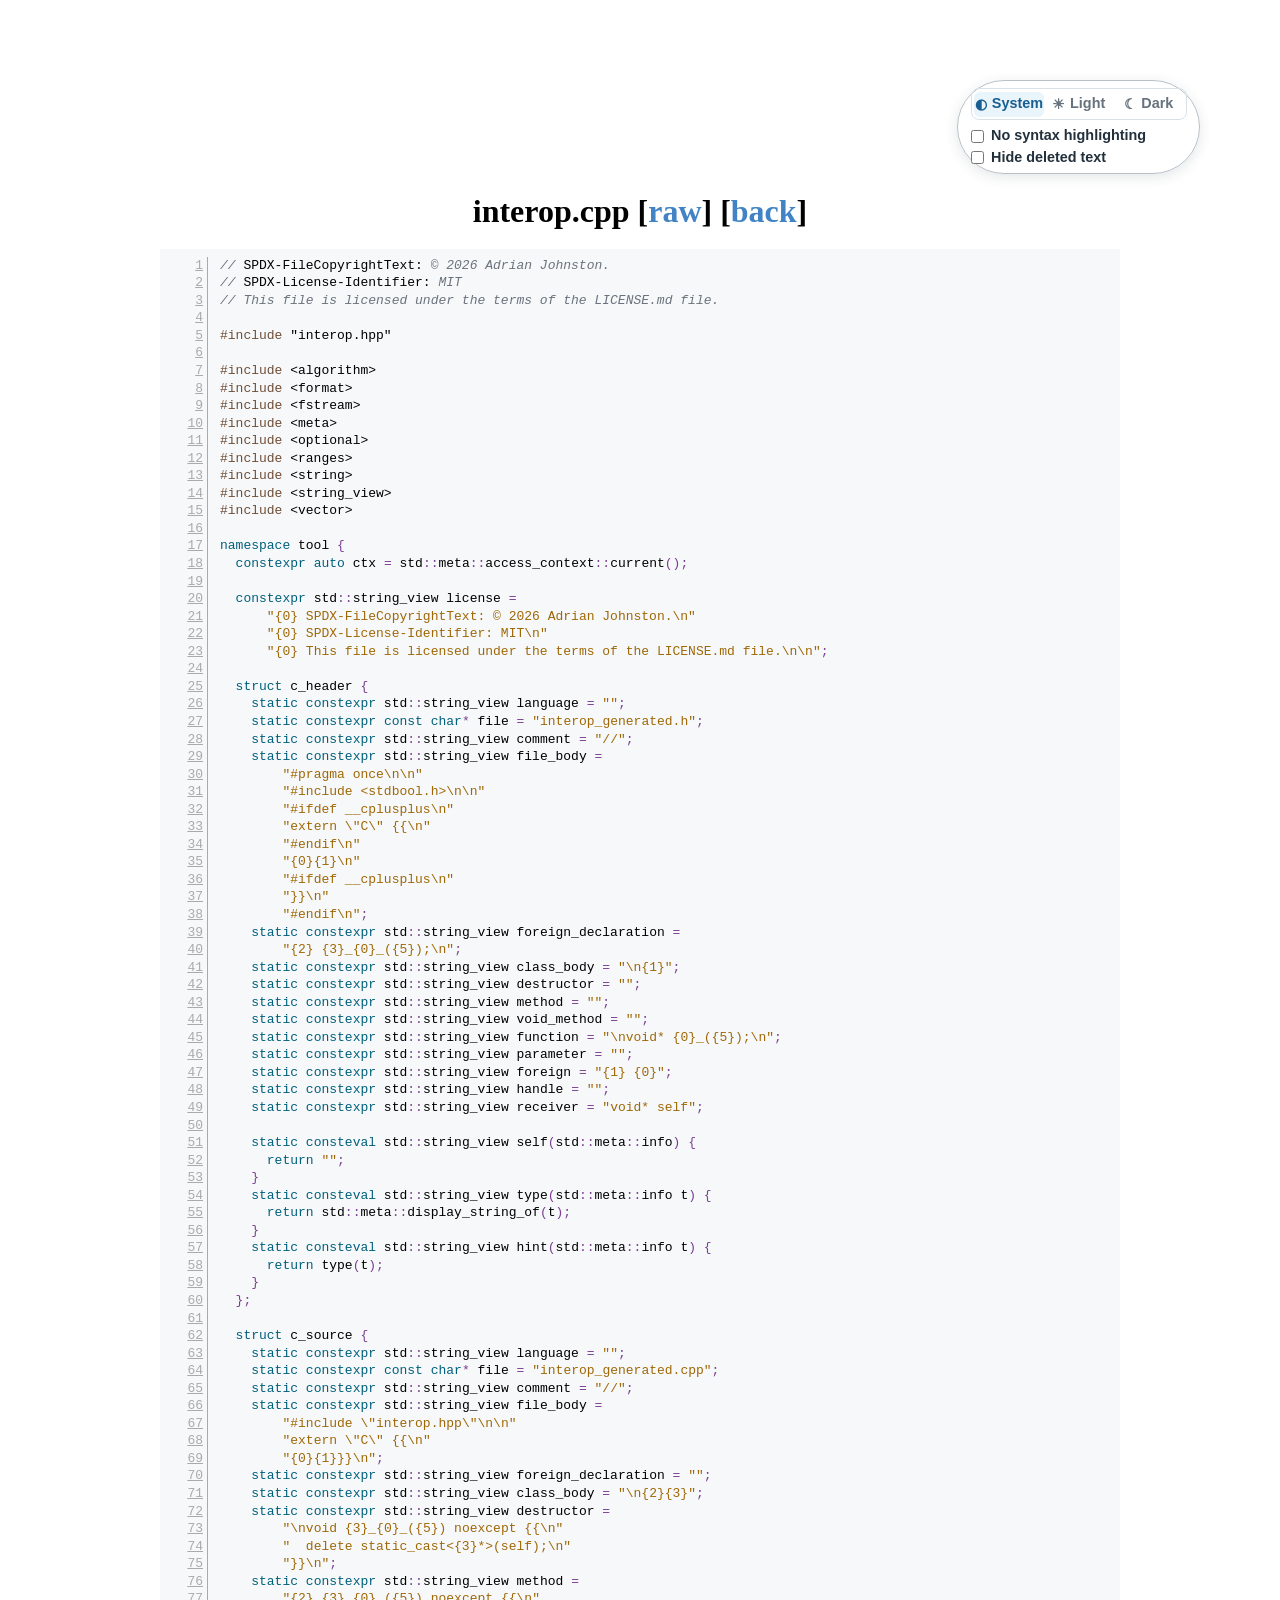
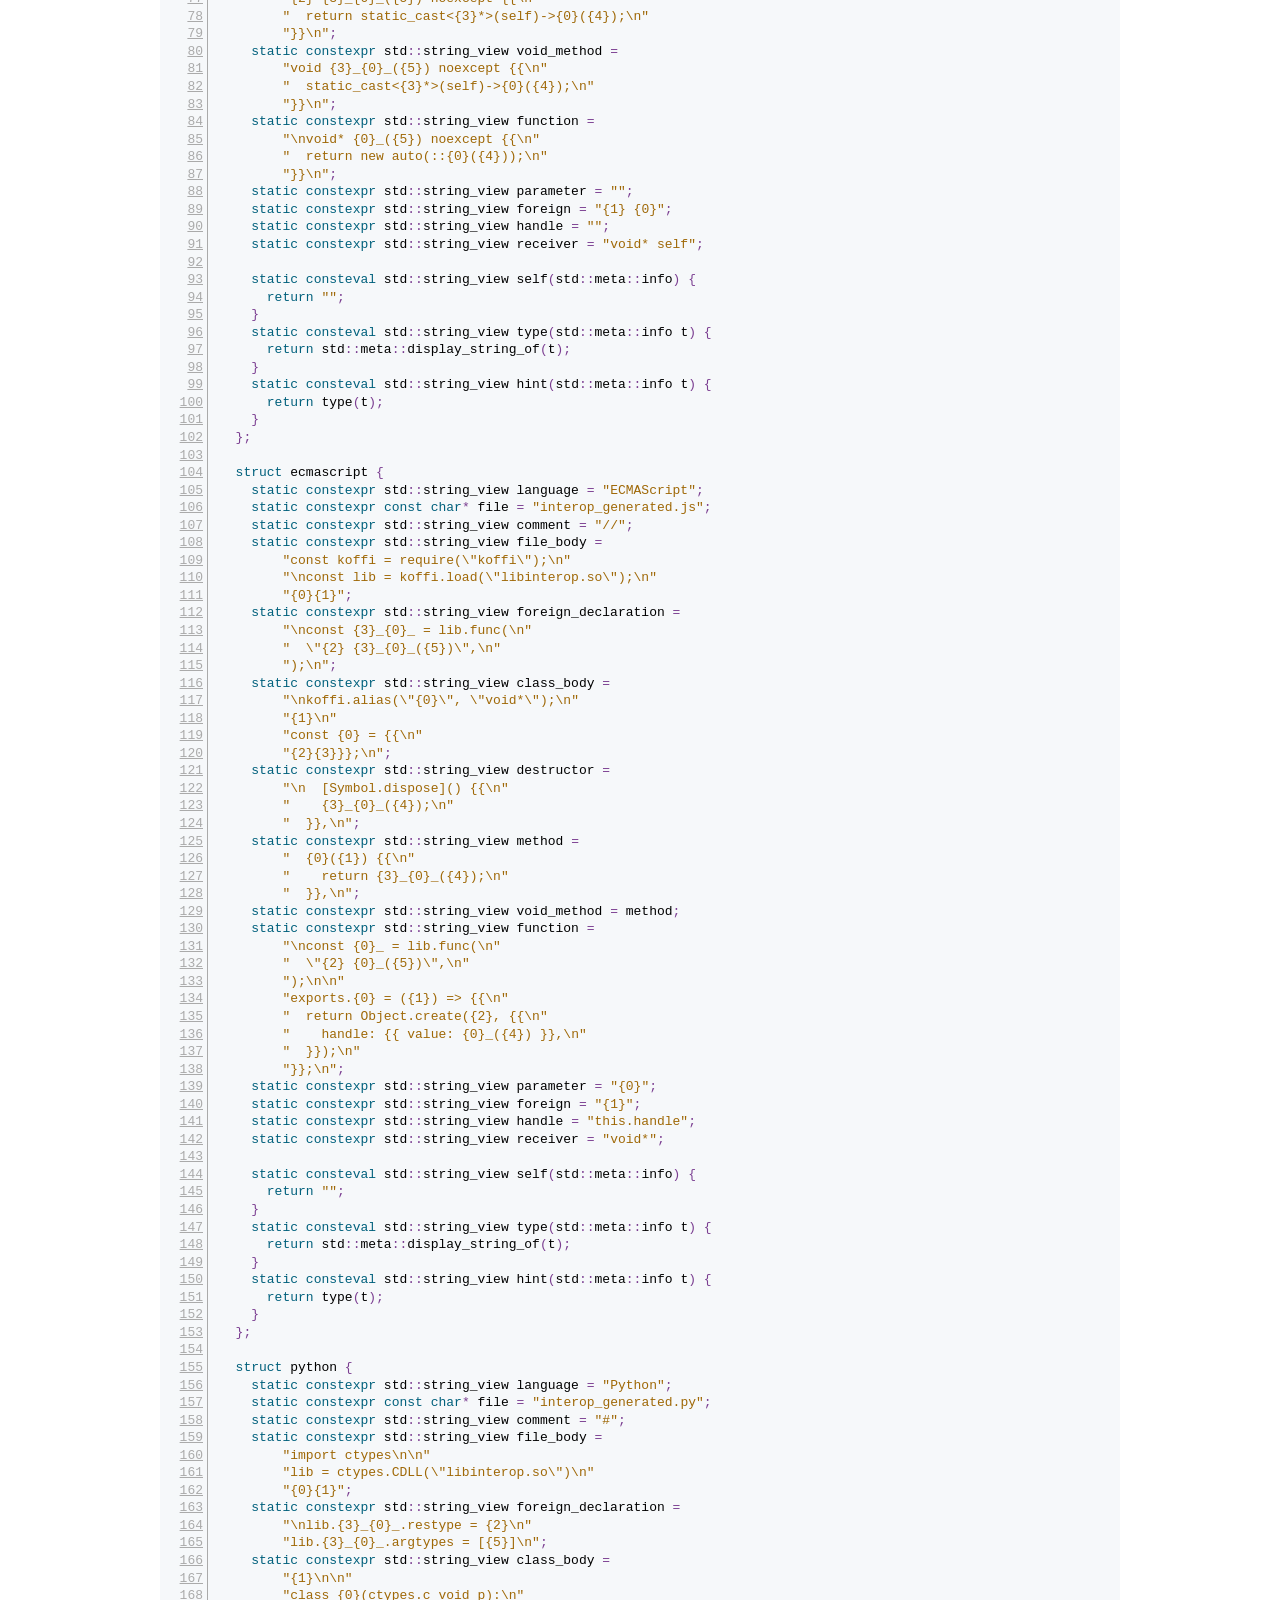
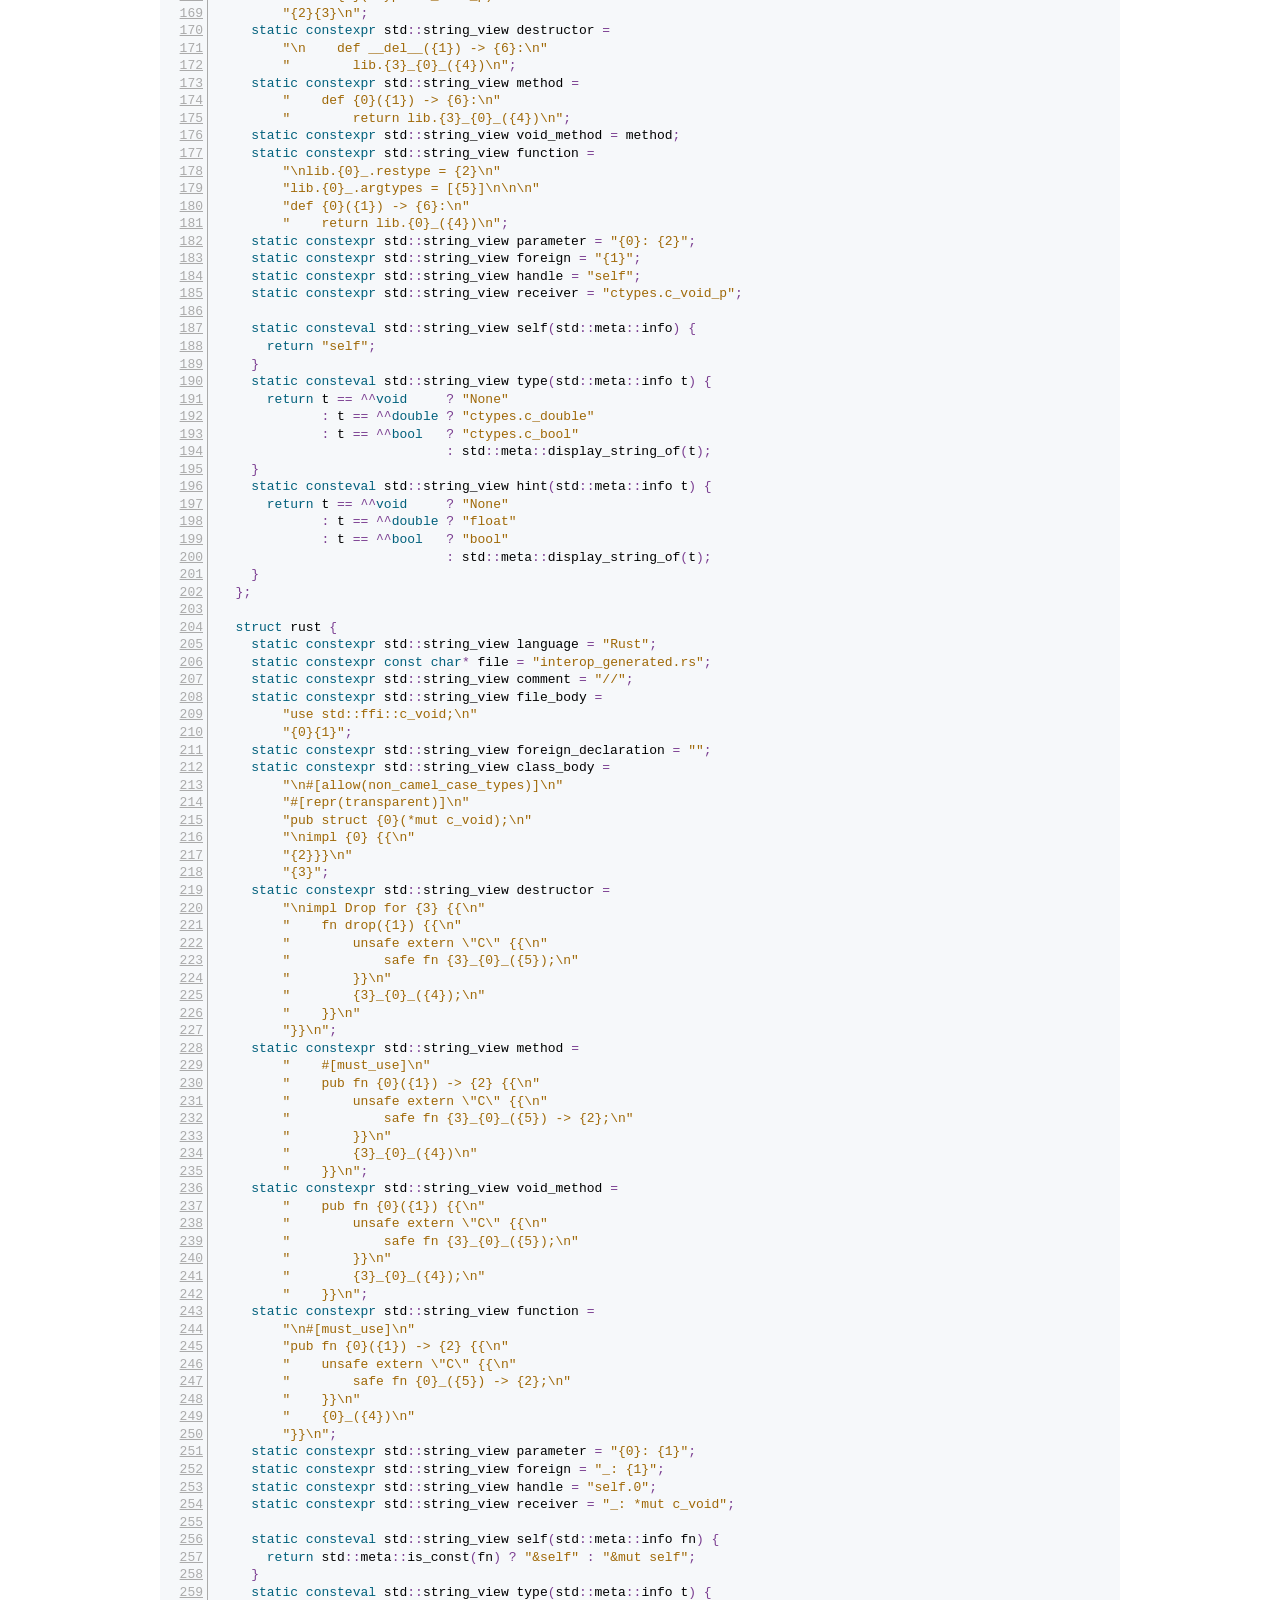
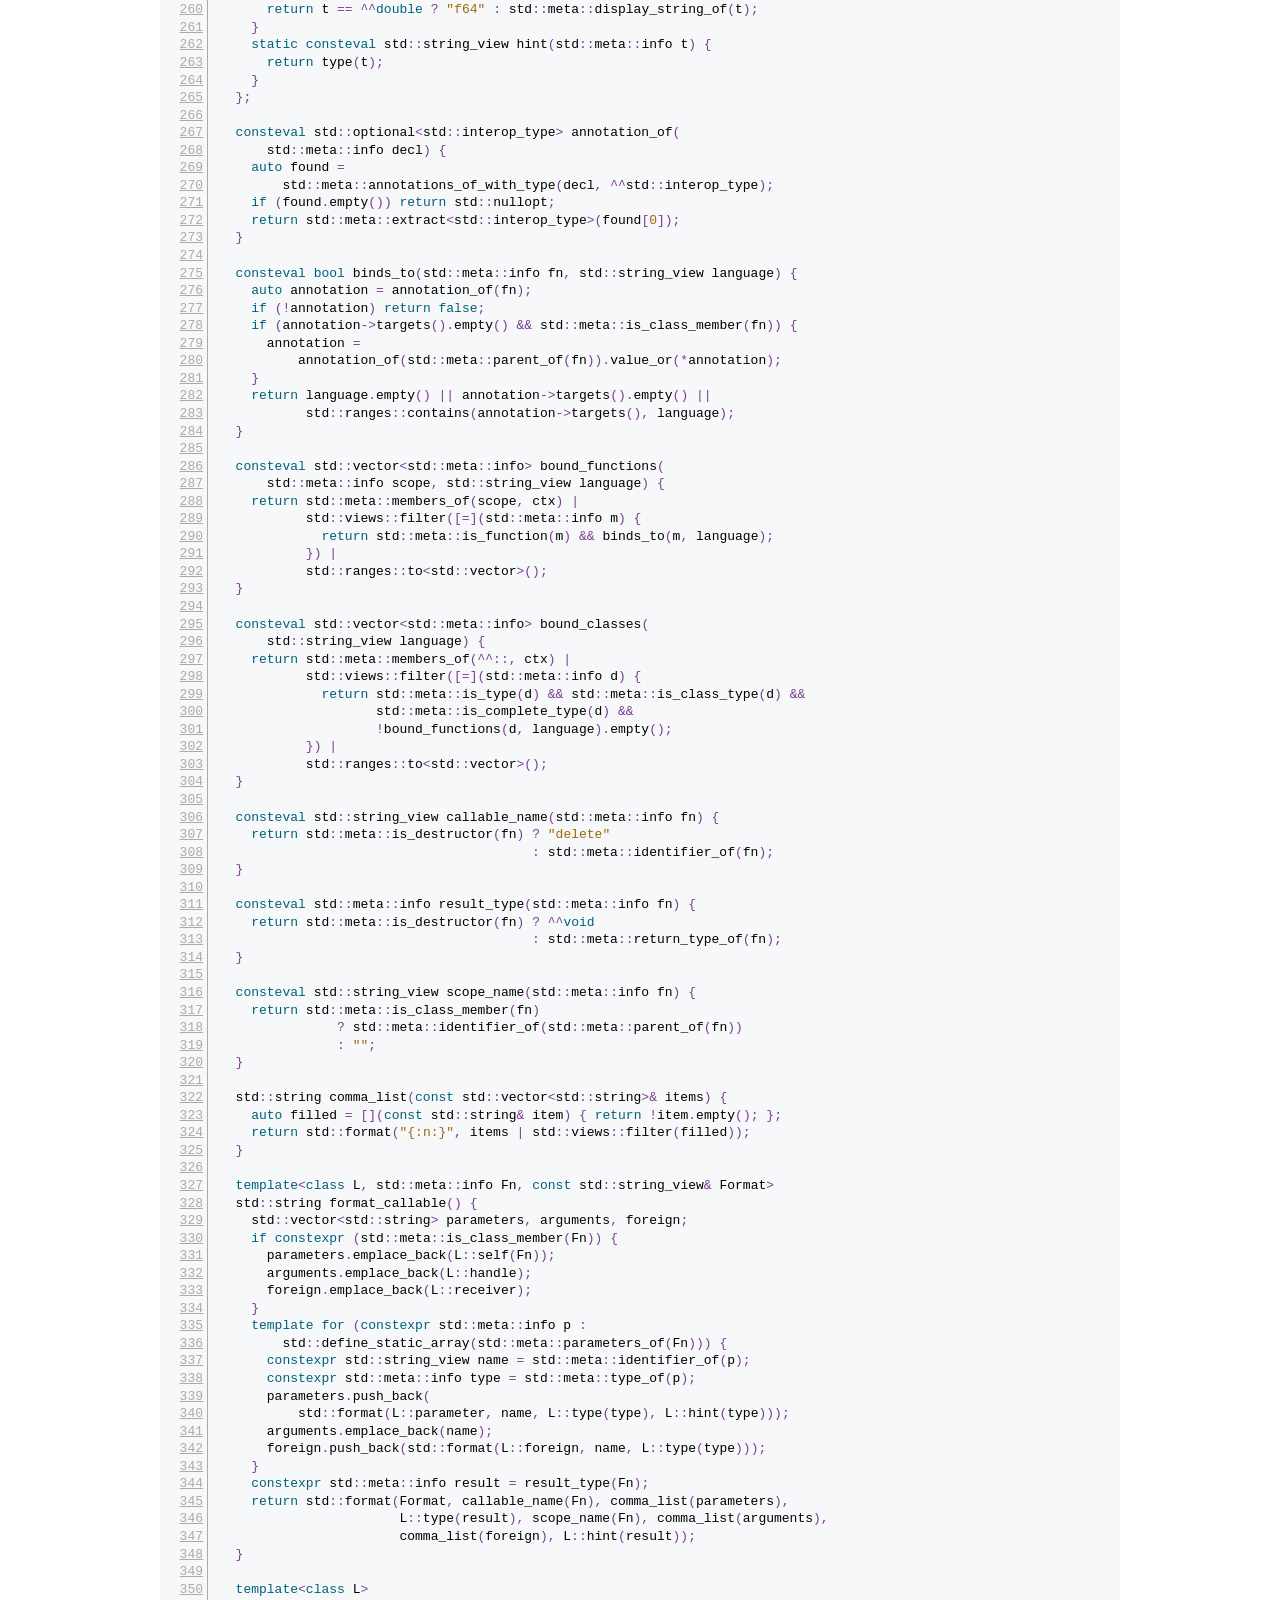
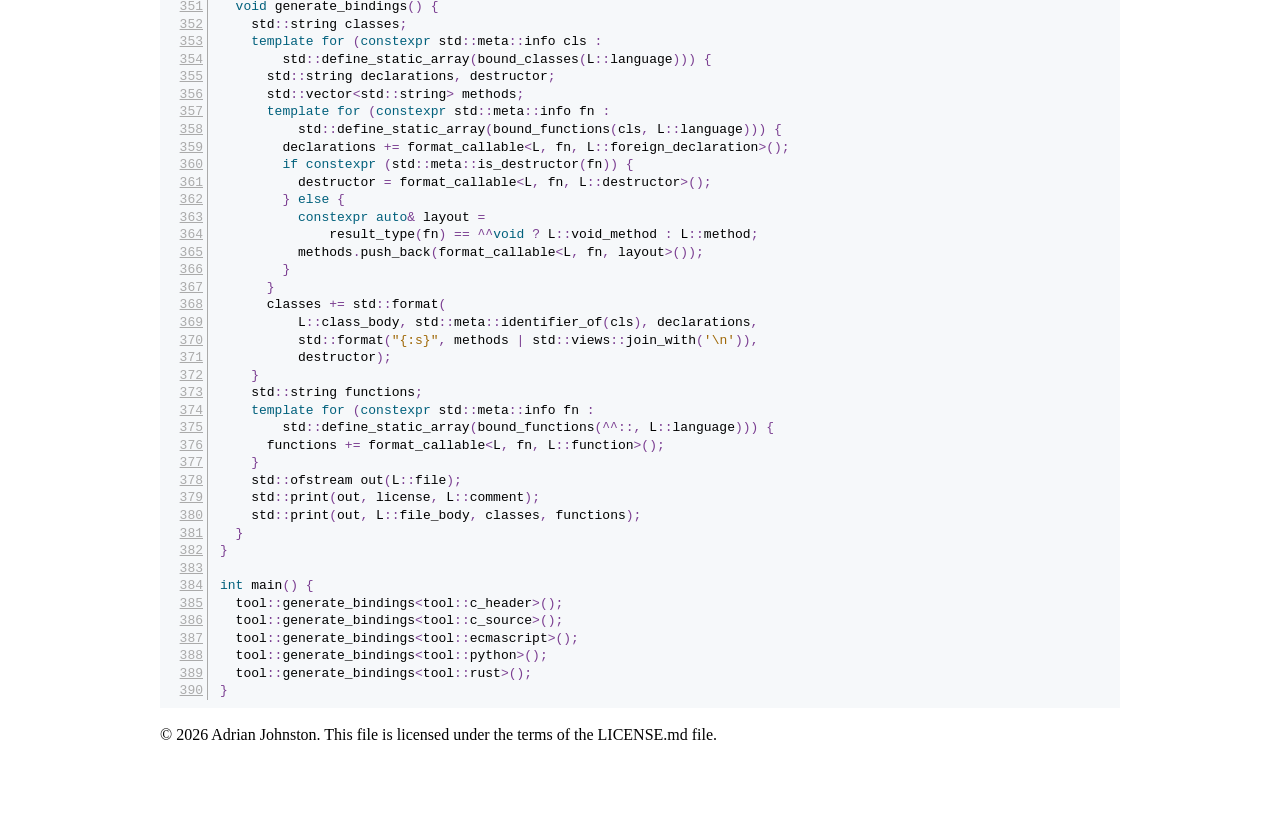
<file: interop.cpp.html>
<!DOCTYPE html>
<html xmlns="http://www.w3.org/1999/xhtml" lang="en" xml:lang="en">
<head>
  <meta charset="utf-8" />
  <meta name="generator" content="mpark/wg21" />
  <meta name="viewport" content="width=device-width, initial-scale=1.0, user-scalable=yes" />
  <title>interop.cpp</title>
  <style>

span.smallcaps{font-variant: small-caps;}
div.columns{display: flex; gap: min(4vw, 1.5em);}
div.column{flex: auto; overflow-x: auto;}
div.hanging-indent{margin-left: 1.5em; text-indent: -1.5em;}

ul.task-list[class]{list-style: none;}
ul.task-list li input[type="checkbox"] {
font-size: inherit;
width: 0.8em;
margin: 0 0.8em 0.2em -1.6em;
vertical-align: middle;
}

html { -webkit-text-size-adjust: 100%; }
pre > code.sourceCode { white-space: pre; position: relative; }
pre > code.sourceCode > span { display: inline-block; line-height: 1.25; }
pre > code.sourceCode > span:empty { height: 1.2em; }
.sourceCode { overflow: visible; }
code.sourceCode > span { color: inherit; text-decoration: inherit; }
div.sourceCode { margin: 1em 0; }
pre.sourceCode { margin: 0; }
@media screen {
div.sourceCode { overflow: auto; }
}
@media print {
pre > code.sourceCode { white-space: pre-wrap; }
pre > code.sourceCode > span { text-indent: -5em; padding-left: 5em; }
}
pre.numberSource code
{ counter-reset: source-line 0; }
pre.numberSource code > span
{ position: relative; left: -4em; counter-increment: source-line; }
pre.numberSource code > span > a:first-child::before
{ content: counter(source-line);
position: relative; left: -1em; text-align: right; vertical-align: baseline;
border: none; display: inline-block;
-webkit-touch-callout: none; -webkit-user-select: none;
-khtml-user-select: none; -moz-user-select: none;
-ms-user-select: none; user-select: none;
padding: 0 4px; width: 4em;
color: #aaaaaa;
}
pre.numberSource { margin-left: 3em; border-left: 1px solid #aaaaaa; padding-left: 4px; }
div.sourceCode
{ background-color: #f6f8fa; }
@media screen {
pre > code.sourceCode > span > a:first-child::before { text-decoration: underline; }
}
code span { } 
code span.al { color: #ff0000; } 
code span.an { } 
code span.at { } 
code span.bn { color: #9f6807; } 
code span.bu { color: #9f6807; } 
code span.cf { color: #00607c; } 
code span.ch { color: #9f6807; } 
code span.cn { } 
code span.co { color: #6a737d; font-style: italic; } 
code span.cv { color: #6a737d; font-style: italic; } 
code span.do { color: #6a737d; } 
code span.dt { color: #00607c; } 
code span.dv { color: #9f6807; } 
code span.er { color: #ff0000; font-weight: bold; } 
code span.ex { } 
code span.fl { color: #9f6807; } 
code span.fu { } 
code span.im { } 
code span.in { color: #6a737d; } 
code span.kw { color: #00607c; } 
code span.op { color: #7b3e91; } 
code span.ot { } 
code span.pp { color: #6f4e37; } 
code span.re { } 
code span.sc { color: #9f6807; } 
code span.ss { color: #9f6807; } 
code span.st { color: #9f6807; } 
code span.va { } 
code span.vs { color: #9f6807; } 
code span.wa { color: #6a737d; font-weight: bold; } 
</style>
  <style type="text/css">
body {
margin: 5em;
font-family: serif;

hyphens: auto;
line-height: 1.35;
text-align: justify;
}
@media screen and (max-width: 30em) {
body {
margin: 1.5em;
}
}
div.wrapper {
max-width: 60em;
margin: auto;
}
ul {
list-style-type: none;
padding-left: 2em;
margin-top: -0.2em;
margin-bottom: -0.2em;
}
a {
text-decoration: none;
color: #4183C4;
}
a.hidden_link {
text-decoration: none;
color: inherit;
}
li {
margin-top: 0.6em;
margin-bottom: 0.6em;
}
h1, h2, h3, h4 {
position: relative;
line-height: 1;
}
a.self-link {
position: absolute;
top: 0;
left: calc(-1 * (3.5rem - 26px));
width: calc(3.5rem - 26px);
height: 2em;
text-align: center;
border: none;
transition: opacity .2s;
opacity: .5;
font-family: sans-serif;
font-weight: normal;
font-size: 83%;
}
a.self-link:hover { opacity: 1; }
a.self-link::before { content: "§"; }
ul > li:before {
content: "\2014";
position: absolute;
margin-left: -1.5em;
}
:target { background-color: yellow; }
:target .codeblock { background-color: yellow; }
:target .sourceCode { background-color: yellow; }
:target ul { background-color: yellow; }
p:has(> span.marginalizedparent > a.marginalized:target),
li:has(> span.marginalizedparent > a.marginalized:target) {
background-color: yellow;
}
a.marginalized:target { background-color: transparent; }
.abbr_ref { float: right; }
.folded_abbr_ref { float: right; }
:target .folded_abbr_ref { display: none; }
:target .unfolded_abbr_ref { float: right; display: inherit; }
.unfolded_abbr_ref { display: none; }
.secnum { display: inline-block; min-width: 35pt; }
.header-section-number { display: inline-block; min-width: 35pt; }
.annexnum { display: block; }
div.sourceLinkParent {
float: right;
}
a.sourceLink {
position: absolute;
opacity: 0;
margin-left: 10pt;
}
a.sourceLink:hover {
opacity: 1;
}
a.itemDeclLink {
position: absolute;
font-size: 75%;
text-align: right;
width: 5em;
opacity: 0;
}
a.itemDeclLink:hover { opacity: 1; }
span.marginalizedparent {
position: relative;
left: -5em;
}
li span.marginalizedparent { left: -7em; }
li ul > li span.marginalizedparent { left: -9em; }
li ul > li ul > li span.marginalizedparent { left: -11em; }
li ul > li ul > li ul > li span.marginalizedparent { left: -13em; }
div.footnoteNumberParent {
position: relative;
left: -4.7em;
}
a.marginalized {
position: absolute;
font-size: 75%;
text-align: right;
width: 5em;
}
a.enumerated_item_num {
position: relative;
left: -3.5em;
display: inline-block;
margin-right: -3em;
text-align: right;
width: 3em;
}
div.para { margin-bottom: 0.6em; margin-top: 0.6em; text-align: justify; }
div.section { text-align: justify; }
div.sentence { display: inline; }
span.indexparent {
display: inline;
position: relative;
float: right;
right: -1em;
}
a.index {
position: absolute;
display: none;
}
a.index:before { content: "⟵"; }

a.index:target {
display: inline;
}
.indexitems {
margin-left: 2em;
text-indent: -2em;
}
div.itemdescr {
margin-left: 3em;
}
.bnf {
font-family: serif;
margin-left: 40pt;
margin-top: 0.5em;
margin-bottom: 0.5em;
}
.ncbnf {
font-family: serif;
margin-top: 0.5em;
margin-bottom: 0.5em;
margin-left: 40pt;
}
.ncsimplebnf {
font-family: serif;
font-style: italic;
margin-top: 0.5em;
margin-bottom: 0.5em;
margin-left: 40pt;
background: inherit; 
}
span.textnormal {
font-style: normal;
font-family: serif;
white-space: normal;
display: inline-block;
}
span.rlap {
display: inline-block;
width: 0px;
}
span.descr { font-style: normal; font-family: serif; }
span.grammarterm { font-style: italic; }
span.term { font-style: italic; }
span.terminal { font-family: monospace; font-style: normal; }
span.nonterminal { font-style: italic; }
span.tcode { font-family: monospace; font-style: normal; }
span.textbf { font-weight: bold; }
span.textsc { font-variant: small-caps; }
a.nontermdef { font-style: italic; font-family: serif; }
span.emph { font-style: italic; }
span.techterm { font-style: italic; }
span.mathit { font-style: italic; }
span.mathsf { font-family: sans-serif; }
span.mathrm { font-family: serif; font-style: normal; }
span.textrm { font-family: serif; }
span.textsl { font-style: italic; }
span.mathtt { font-family: monospace; font-style: normal; }
span.mbox { font-family: serif; font-style: normal; }
span.ungap { display: inline-block; width: 2pt; }
span.textit { font-style: italic; }
span.texttt { font-family: monospace; }
span.tcode_in_codeblock { font-family: monospace; font-style: normal; }
span.phantom { color: white; }

span.math { font-style: normal; }
span.mathblock {
display: block;
margin-left: auto;
margin-right: auto;
margin-top: 1.2em;
margin-bottom: 1.2em;
text-align: center;
}
span.mathalpha {
font-style: italic;
}
span.synopsis {
font-weight: bold;
margin-top: 0.5em;
display: block;
}
span.definition {
font-weight: bold;
display: block;
}
.codeblock {
margin-left: 1.2em;
line-height: 127%;
}
.outputblock {
margin-left: 1.2em;
line-height: 127%;
}
div.itemdecl {
margin-top: 2ex;
}
code.itemdeclcode {
white-space: pre;
display: block;
}
span.textsuperscript {
vertical-align: super;
font-size: smaller;
line-height: 0;
}
.footnotenum { vertical-align: super; font-size: smaller; line-height: 0; }
.footnote {
font-size: small;
margin-left: 2em;
margin-right: 2em;
margin-top: 0.6em;
margin-bottom: 0.6em;
}
div.minipage {
display: inline-block;
margin-right: 3em;
}
div.numberedTable {
text-align: center;
margin: 2em;
}
div.figure {
text-align: center;
margin: 2em;
}
table {
border: 1px solid black;
border-collapse: collapse;
margin-left: auto;
margin-right: auto;
margin-top: 0.8em;
text-align: left;
hyphens: none; 
}
td, th {
padding-left: 1em;
padding-right: 1em;
vertical-align: top;
}
td.empty {
padding: 0px;
padding-left: 1px;
}
td.left {
text-align: left;
}
td.right {
text-align: right;
}
td.center {
text-align: center;
}
td.justify {
text-align: justify;
}
td.border {
border-left: 1px solid black;
}
tr.rowsep, td.cline {
border-top: 1px solid black;
}
tr.even, tr.odd {
border-bottom: 1px solid black;
}
tr.capsep {
border-top: 3px solid black;
border-top-style: double;
}
tr.header {
border-bottom: 3px solid black;
border-bottom-style: double;
}
th {
border-bottom: 1px solid black;
}
span.centry {
font-weight: bold;
}
div.table {
display: block;
margin-left: auto;
margin-right: auto;
text-align: center;
width: 90%;
}
span.indented {
display: block;
margin-left: 2em;
margin-bottom: 1em;
margin-top: 1em;
}
ol.enumeratea { list-style-type: none; background: inherit; }
ol.enumerate { list-style-type: none; background: inherit; }

</style>
  <style type="text/css">:root {
color-scheme: light;
--unchanged-color: #898887;
--add-color: #006e28;
--rm-color: #bf0303;
--note-color: #0000ff;
--not-proposed-color: #7151a8;
--not-proposed-bg-color: rgba(113, 81, 168, 0.06);
}
.document-info {
display: inline-flex;
align-items: center;
gap: 0.3rem;
}
.document-link {
display: inline-block;
padding: 0 0.4em;
border: 1px solid var(--toc-border, #d9e1e7);
border-radius: 0.4rem;
color: var(--toc-muted, #66727d);
font: 600 0.8em/1 sans-serif;
text-decoration: none;
vertical-align: text-bottom;
}
.document-link:hover {
border-color: var(--toc-hover-border, #bdc9d2);
background: var(--toc-hover-bg, #f2f6f8);
color: var(--toc-hover-text, #244d6b);
}
.document-link:focus-visible {
outline: 2px solid var(--toc-accent, #2878b5);
outline-offset: 1px;
}
table thead tr {
border-bottom: 3px solid black;
border-bottom-style: double;
}
table tbody tr {
border-bottom: 1px solid black;
}
.cmptable {
width: 100%;
}

ins, del {
text-decoration-thickness: 1px;
}

ins {
text-underline-offset: 3.5px;
}
.add {
color: var(--add-color);
}
.rm {
color: var(--rm-color);
}
code.diff {
color: var(--unchanged-color);
}
code.diff span.va {
color: var(--add-color);
}
code.diff span.st {
color: var(--rm-color);
}
.ednote,
.draftnote {
color: var(--note-color);
}

div.sourceCode {
padding: 0.5em;
}
div.sourceCode:has(> pre.not_proposed) {
padding: 0.65em 0.8em 0.65em 1.1em;
border-left: 0.25em solid var(--not-proposed-color);
background-color: var(--not-proposed-bg-color);
}
div.sourceCode:has(> pre.not_proposed)::before {
content: "\2298\2002 Not proposed";
display: block;
margin-bottom: 0.8em;
color: var(--not-proposed-color);
font: 600 0.95rem/1.2 sans-serif;
}
</style>
  <style type="text/css">
#title-block-header > table {
border: none;
float: right;
}
#title-block-header > table tbody tr {
border-bottom: none;
}
details.collapsed > summary {
list-style: none;
cursor: pointer;
}
details.collapsed > summary::-webkit-details-marker {
display: none;
}
details.collapsed > summary .collapse-marker {
--collapse-marker-offset: 0.15em;
display: inline-block;
width: 0;
margin-right: 0.5em;
height: 0;
border-top: 0.3em solid transparent;
border-bottom: 0.3em solid transparent;
border-left: 0.45em solid currentColor;
transform: translateX(var(--collapse-marker-offset));
transform-origin: 0.15em center;
vertical-align: 0.1em;
}
details.collapsed > summary .collapse-marker:first-child {
--collapse-marker-offset: 0.075em;
width: calc(35pt - 0.45em);
margin-right: 0.25em;
}
details.collapsed[open] > summary .collapse-marker {
transform: translateX(var(--collapse-marker-offset)) rotate(90deg);
}
details.collapsed > summary > :is(h1, h2, h3, h4, h5, h6) {
margin-bottom: 0;
}
body[data-syntax-highlighting="off"] code.sourceCode:not(.diff) span:not(.add, .rm, .co, .cv, .do, .in) {
color: inherit !important;
font-style: inherit !important;
font-weight: inherit !important;
text-decoration: inherit !important;
}
body[data-deleted-text="hide"] .rm del {
display: none !important;
}
</style>
  <style type="text/css">
:root {
--toc-width: 19rem;
--toc-right: clamp(1rem, 2vw, 2.5rem);
--toc-top: 9.5rem;
--toc-accent: #2878b5;
--toc-active-bg: #eaf4fb;
--toc-active-text: #175f91;
--toc-border: #d9e1e7;
--toc-heading: #4d5c68;
--toc-hover-bg: #f2f6f8;
--toc-hover-border: #bdc9d2;
--toc-hover-text: #244d6b;
--toc-muted: #66727d;
--toc-rail: #dfe6eb;
--toc-section-number: #89949d;
--toc-scrollbar: #b8c3cc;
--toc-surface: rgba(255, 255, 255, 0.96);
--toc-panel-shadow:
0 0.75rem 2.25rem rgba(30, 55, 75, 0.08),
0 0.125rem 0.4rem rgba(30, 55, 75, 0.05);
--view-controls-bg: rgba(255, 255, 255, 0.96);
--view-controls-border: #b7c0c8;
--view-controls-color: #22303c;
--view-controls-hover: #f3f6f8;
--view-controls-shadow: 0 0.2rem 0.8rem rgba(34, 48, 60, 0.12);
}

.view-controls {
position: sticky;
top: 0.75rem;
z-index: 1000;
display: flex;
flex-direction: column;
align-items: flex-start;
gap: 0.35rem;
width: fit-content;
margin-left: auto;
margin-bottom: 1rem;
padding: 0.45rem 0.8rem;
border: 1px solid var(--view-controls-border);
border-radius: 999px;
background: var(--view-controls-bg);
color: var(--view-controls-color);
font: 600 0.9rem/1.1 sans-serif;
box-shadow: var(--view-controls-shadow);
}
.view-controls:hover {
background: var(--view-controls-hover);
}
.view-controls label {
display: flex;
align-items: center;
gap: 0.45rem;
}
.view-controls input {
margin: 0;
}
.view-controls span {
white-space: nowrap;
}
.theme-switcher {
display: flex;
align-self: stretch;
min-width: 0;
margin: 0 0 0.15rem;
padding: 0.15rem;
border: 1px solid var(--toc-border);
border-radius: 0.5rem;
}
.theme-switcher legend {
position: absolute;
width: 1px;
height: 1px;
padding: 0;
overflow: hidden;
clip: rect(0, 0, 0, 0);
white-space: nowrap;
border: 0;
}
.theme-switcher button {
display: inline-flex;
min-width: 0;
align-items: center;
justify-content: center;
gap: 0.3rem;
flex: 1;
padding: 0.3rem 0.4rem;
border: 0;
border-radius: 0.35rem;
background: transparent;
color: var(--toc-muted);
font: inherit;
cursor: pointer;
}
.theme-switcher button:hover {
background: var(--toc-hover-bg);
color: var(--toc-hover-text);
}
.theme-switcher button:focus-visible {
outline: 2px solid var(--toc-accent);
outline-offset: 1px;
}
.theme-switcher button[aria-pressed="true"] {
background: var(--toc-active-bg);
color: var(--toc-active-text);
font-weight: 600;
}
.theme-icon {
font-size: 0.9rem;
line-height: 1;
}
.table-of-contents .toc-progress {
display: none;
}
.toc-mobile-bar,
.toc-dialog,
.toc-mobile-title,
.toc-mobile-trigger,
.toc-expand-toggle {
display: none;
}

@media screen and (max-width: 89.999em) {
html,
body {
max-width: 100%;
}
html {
overflow-x: hidden;
overflow-x: clip;
}
.wrapper {
max-width: 100%;
}
.wrapper div.sourceCode {
max-width: 100%;
box-sizing: border-box;
}

.wrapper .table-wrapper {
max-width: 100%;
overflow-x: auto;
overscroll-behavior-inline: contain;
}
body.toc-ready .table-of-contents {
display: none;
}
body.toc-ready :is(h1, h2, h3, h4, h5, h6)[id] {
scroll-margin-top: 4.5rem;
}
body.toc-menu-open {
overflow: hidden;
}
body.toc-ready .toc-mobile-bar {
position: fixed;
inset: 0 0 auto;
z-index: 1100;
display: flex;
align-items: center;
gap: 1rem;
height: 3.5rem;
box-sizing: border-box;
padding:
0.5rem max(1rem, env(safe-area-inset-right))
0.5rem max(1rem, env(safe-area-inset-left));
border-bottom: 1px solid var(--toc-border);
background: var(--toc-surface);
box-shadow: 0 0.25rem 1rem rgba(30, 55, 75, 0.08);
backdrop-filter: blur(0.85rem);
font-family: ui-sans-serif, -apple-system, BlinkMacSystemFont, "Segoe UI",
sans-serif;
}
.toc-mobile-bar .view-controls {
position: static;
z-index: auto;
flex-direction: row;
align-items: center;
gap: 0.35rem;
width: auto;
margin: 0;
padding: 0;
border: 0;
border-radius: 0;
background: transparent;
color: var(--toc-muted);
box-shadow: none;
font: 600 0.72rem/1 ui-sans-serif, -apple-system, BlinkMacSystemFont,
"Segoe UI", sans-serif;
}
.toc-mobile-bar .view-controls:hover {
background: transparent;
}
.toc-mobile-bar .view-controls label {
gap: 0.35rem;
padding: 0.45rem 0.55rem;
border: 1px solid var(--toc-border);
border-radius: 0.6rem;
background: transparent;
cursor: pointer;
}
.toc-mobile-bar .view-controls label:hover {
border-color: var(--toc-hover-border);
background: var(--toc-hover-bg);
color: var(--toc-hover-text);
}
.toc-mobile-bar .view-controls input {
accent-color: var(--toc-accent);
}
.toc-mobile-bar .view-controls input:focus-visible {
outline: 2px solid var(--toc-accent);
outline-offset: 2px;
}
.toc-mobile-bar .theme-switcher {
align-self: center;
margin: 0;
}
body[data-syntax-highlighting="off"]
.toc-mobile-bar label[for="no-syntax-highlighting-toggle"],
body[data-deleted-text="hide"]
.toc-mobile-bar label[for="hide-deleted-text-toggle"] {
border-color: color-mix(in srgb,
var(--toc-accent) 35%, var(--toc-border));
background: var(--toc-active-bg);
color: var(--toc-active-text);
}
body.toc-ready .toc-mobile-title {
display: block;
min-width: 0;
flex: 1;
overflow: hidden;
color: var(--toc-heading);
font-size: 0.9rem;
font-weight: 600;
line-height: 1.2;
text-overflow: ellipsis;
white-space: nowrap;
}
body.toc-ready .toc-mobile-trigger {
display: inline-flex;
align-items: center;
gap: 0.5rem;
flex: 0 0 auto;
padding: 0.45rem 0.65rem;
border: 1px solid var(--toc-border);
border-radius: 0.6rem;
background: transparent;
color: var(--toc-heading);
font: 600 0.78rem/1 ui-sans-serif, -apple-system, BlinkMacSystemFont,
"Segoe UI", sans-serif;
cursor: pointer;
}
.toc-mobile-trigger:hover {
border-color: var(--toc-hover-border);
background: var(--toc-hover-bg);
}
.toc-mobile-trigger:focus-visible,
.toc-dialog-close:focus-visible,
.toc-dialog a:focus-visible {
outline: 2px solid var(--toc-accent);
outline-offset: 2px;
}
.toc-menu-icon {
position: relative;
width: 1rem;
height: 0.7rem;
flex: 0 0 auto;
border-top: 2px solid currentColor;
border-bottom: 2px solid currentColor;
box-sizing: border-box;
}
.toc-menu-icon::after {
content: "";
position: absolute;
top: 50%;
left: 0;
width: 100%;
border-top: 2px solid currentColor;
transform: translateY(-50%);
}
.toc-dialog[open] {
position: fixed;
inset: 0;
z-index: 1200;
display: flex;
flex-direction: column;
width: min(32rem, calc(100vw - 2rem));
max-width: none;
max-height: min(46rem, calc(100dvh - 2rem));
box-sizing: border-box;
margin: auto;
padding: 0;
overflow: hidden;
border: 1px solid var(--toc-border);
border-radius: 1rem;
background: var(--toc-surface);
color: var(--toc-muted);
box-shadow: 0 1.5rem 5rem rgba(20, 35, 45, 0.28);
font-family: ui-sans-serif, -apple-system, BlinkMacSystemFont, "Segoe UI",
sans-serif;
text-align: left;
hyphens: none;
}
.toc-dialog::backdrop {
background: rgba(20, 30, 38, 0.45);
backdrop-filter: blur(0.15rem);
}
.toc-dialog-header {
display: flex;
flex: 0 0 auto;
align-items: flex-start;
gap: 1rem;
padding: 1rem 1rem 0.9rem 1.15rem;
border-bottom: 1px solid var(--toc-border);
}
.toc-dialog-heading {
min-width: 0;
flex: 1;
}
.toc-dialog-eyebrow {
margin: 0 0 0.3rem;
color: var(--toc-accent);
font-size: 0.68rem;
font-weight: 700;
letter-spacing: 0.11em;
line-height: 1;
text-transform: uppercase;
}
.toc-dialog-title {
margin: 0;
overflow: hidden;
color: var(--toc-heading);
font-size: 1rem;
font-weight: 650;
line-height: 1.25;
text-overflow: ellipsis;
white-space: nowrap;
}
.toc-dialog-close {
display: grid;
width: 2rem;
height: 2rem;
flex: 0 0 auto;
place-items: center;
padding: 0;
border: 0;
border-radius: 50%;
background: transparent;
color: var(--toc-muted);
font: 400 1.5rem/1 sans-serif;
cursor: pointer;
}
.toc-dialog-close:hover {
background: var(--toc-hover-bg);
color: var(--toc-heading);
}
.toc-dialog-nav {
min-height: 0;

flex: 1 1 auto;
overflow-y: auto;
overscroll-behavior: contain;
padding: 0.75rem 0.8rem 1rem;
scrollbar-width: thin;
scrollbar-color: var(--toc-scrollbar) transparent;
}
.toc-dialog ul {
padding-left: 0;
margin: 0;
list-style: none;
}
.toc-dialog ul ul {
position: relative;
padding-left: 0.9rem;
margin: 0.15rem 0 0.25rem 0.65rem;
}
.toc-dialog ul ul::before {
content: "";
position: absolute;
top: 0.2rem;
bottom: 0.2rem;
left: 0;
width: 1px;
background: var(--toc-rail);
}
.toc-dialog li,
.toc-dialog li > ul {
display: block;
margin-top: 0;
margin-bottom: 0;
}
.toc-dialog li::before {
display: none;
}
.toc-dialog a {
display: block;
margin: 0.0625rem 0;
padding: 0.38rem 0.55rem 0.38rem 0.65rem;
border-left: 2px solid transparent;
border-radius: 0 0.45rem 0.45rem 0;
color: var(--toc-muted);
font-size: 0.875rem;
line-height: 1.35;
text-decoration: none;
overflow-wrap: anywhere;
}
.toc-dialog a:hover {
color: var(--toc-hover-text);
background: var(--toc-hover-bg);
}
.toc-dialog a.active {
border-left-color: var(--toc-accent);
background: var(--toc-active-bg);
color: var(--toc-active-text);
font-weight: 600;
}
.toc-dialog .toc-section-number {
color: var(--toc-section-number);
font-variant-numeric: tabular-nums;
}
.toc-dialog code,
.toc-dialog code span {
color: inherit !important;
background: transparent !important;
font-size: 0.96em;
font-weight: inherit;
}
}
@media screen and (max-width: 30em) {
a.self-link {
left: -1.5rem;
width: 1.5rem;
}
body.toc-ready {
padding-top: 3.25rem;
}
.toc-mobile-trigger-label {
position: absolute;
width: 1px;
height: 1px;
padding: 0;
overflow: hidden;
clip: rect(0, 0, 0, 0);
white-space: nowrap;
border: 0;
}
.toc-mobile-trigger {
padding-inline: 0.6rem;
}
.toc-dialog[open] {
width: calc(100vw - 1rem);
max-height: calc(100dvh - 1rem);
border-radius: 0.875rem;
}
}
@media screen and (max-width: 47.999em) {
body.toc-ready .toc-mobile-title {
display: none;
}
.toc-mobile-bar .view-controls {
min-width: 0;
flex: 1;
}
.toc-mobile-bar .view-controls label {
justify-content: center;
min-width: 0;
flex: 1;
}
.toc-mobile-bar .theme-label {
display: none;
}
.toc-mobile-bar .theme-switcher button {
flex: 0 0 auto;
padding-inline: 0.35rem;
}
}
@media screen and (max-width: 35.999em) {
.toc-mobile-bar .view-controls > label > span {
font-size: 0;
}
.toc-mobile-bar label[for="no-syntax-highlighting-toggle"] span::after {
content: "No highlight";
font-size: 0.72rem;
}
.toc-mobile-bar label[for="hide-deleted-text-toggle"] span::after {
content: "Hide deleted";
font-size: 0.72rem;
}
}
@media screen and (min-width: 90em) {
.toc-mobile-bar {
display: block;
}

body.has-toc {
margin-right: calc(
var(--toc-right) + var(--toc-width) + 2rem
);
}

body.has-toc .view-controls {
position: fixed;
top: 1rem;
right: var(--toc-right);
width: var(--toc-width);
box-sizing: border-box;
margin: 0;
padding: 0.6rem 0.75rem;
border-color: var(--toc-border);
border-radius: 0.875rem;
background: var(--toc-surface);
color: var(--toc-muted);
box-shadow: var(--toc-panel-shadow);
backdrop-filter: blur(0.75rem);
font-family: ui-sans-serif, -apple-system, BlinkMacSystemFont, "Segoe UI",
sans-serif;
font-size: 0.825rem;
font-weight: 400;
line-height: 1.38;
}
body.has-toc .view-controls:hover {
background: var(--toc-surface);
}
body.has-toc .view-controls label {
align-self: stretch;
padding: 0.3rem 0.55rem 0.3rem 0.6rem;
border-left: 2px solid transparent;
border-radius: 0 0.4rem 0.4rem 0;
cursor: pointer;
transition:
background-color 120ms ease,
color 120ms ease;
}
body.has-toc .view-controls label:hover {
background: var(--toc-hover-bg);
color: var(--toc-hover-text);
}
body.has-toc .view-controls input {
accent-color: var(--toc-accent);
}
body.has-toc .view-controls input:focus-visible {
outline: 2px solid var(--toc-accent);
outline-offset: 2px;
}
.table-of-contents {
position: fixed;
top: var(--toc-top);
right: var(--toc-right);
width: var(--toc-width);
max-height: calc(100vh - var(--toc-top) - 1.5rem);
box-sizing: border-box;
overflow-y: auto;
overscroll-behavior: contain;
border: 1px solid var(--toc-border);
border-radius: 0.875rem;
background: var(--toc-surface);
box-shadow: var(--toc-panel-shadow);
scrollbar-width: thin;
scrollbar-color: var(--toc-scrollbar) transparent;
font-family: ui-sans-serif, -apple-system, BlinkMacSystemFont, "Segoe UI",
sans-serif;
font-size: 0.825rem;
line-height: 1.38;
text-align: left;
hyphens: none;
color: var(--toc-muted);
}
.table-of-contents .toc-chrome {
position: sticky;
top: 0;
z-index: 2;
padding: 0.9rem 0.95rem 0.7rem;
border-bottom: 1px solid var(--toc-border);
background: var(--toc-surface);
backdrop-filter: blur(0.75rem);
}
.table-of-contents .toc-title-row {
display: flex;
align-items: center;
gap: 0.75rem;
}
.table-of-contents .table-of-contents-title {
display: flex;
align-items: center;
gap: 0.55rem;
min-width: 0;
flex: 1;
font-size: 0.72rem;
font-weight: 700;
line-height: 1;
letter-spacing: 0.11em;
text-transform: uppercase;
color: #4d5c68;
border-bottom: none !important;
margin: 0;
}
.table-of-contents .toc-expand-toggle {
display: inline-flex;
min-width: 4.7rem;
align-items: center;
justify-content: center;
flex: 0 0 auto;
padding: 0.3rem 0.45rem;
border: 1px solid var(--toc-border);
border-radius: 0.45rem;
background: transparent;
color: var(--toc-muted);
font: 600 0.68rem/1 ui-sans-serif, -apple-system, BlinkMacSystemFont,
"Segoe UI", sans-serif;
cursor: pointer;
transition:
background-color 120ms ease,
border-color 120ms ease,
color 120ms ease;
}
.table-of-contents .toc-expand-toggle[hidden] {
display: none;
}
.table-of-contents .toc-expand-toggle:hover {
border-color: var(--toc-hover-border);
background: var(--toc-hover-bg);
color: var(--toc-hover-text);
}
.table-of-contents .toc-expand-toggle:focus-visible {
outline: 2px solid var(--toc-accent);
outline-offset: 2px;
}
.table-of-contents .table-of-contents-title::before {
content: "";
width: 0.45rem;
height: 0.45rem;
flex: 0 0 auto;
border-radius: 50%;
background: var(--toc-accent);
box-shadow: 0 0 0 0.2rem color-mix(in srgb,
var(--toc-accent) 14%, transparent);
}
.table-of-contents .toc-progress {
display: block;
height: 0.1875rem;
margin-top: 0.75rem;
overflow: hidden;
border-radius: 999px;
background: var(--toc-rail);
}
.table-of-contents .toc-progress-bar {
display: block;
width: 100%;
height: 100%;
border-radius: inherit;
background: var(--toc-accent);
transform: scaleX(0);
transform-origin: left center;
}
.table-of-contents > ul {
padding: 0.65rem 0.75rem 0.8rem;
margin: 0;
}
.table-of-contents ul ul {
position: relative;
padding-left: 0.85rem;
margin: 0.15rem 0 0.25rem 0.55rem;
}
.table-of-contents ul ul::before {
content: "";
position: absolute;
top: 0.15rem;
bottom: 0.2rem;
left: 0;
width: 1px;
background: var(--toc-rail);
}

body.toc-ready .table-of-contents li > ul {
display: none;
}
body.toc-ready .table-of-contents li.active-path > ul {
display: block;
}
body.toc-ready .table-of-contents.toc-expanded li > ul {
display: block;
}
.table-of-contents li {
margin: 0;
}
.table-of-contents li::before {
display: none;
}
.table-of-contents a {
display: block;
margin: 0.0625rem 0;
padding: 0.3rem 0.55rem 0.3rem 0.6rem;
border-left: 2px solid transparent;
border-radius: 0 0.4rem 0.4rem 0;
color: var(--toc-muted);
text-decoration: none;
overflow-wrap: anywhere;
transition:
background-color 120ms ease,
border-color 120ms ease,
color 120ms ease;
}
.table-of-contents a:hover {
color: var(--toc-hover-text);
background: var(--toc-hover-bg);
}
.table-of-contents a:focus-visible {
outline: 2px solid var(--toc-accent);
outline-offset: 1px;
}
.table-of-contents a.active {
color: var(--toc-active-text);
border-left-color: var(--toc-accent);
background: var(--toc-active-bg);
font-weight: 600;
}
.table-of-contents .toc-section-number {
color: var(--toc-section-number);
font-weight: 400;
font-variant-numeric: tabular-nums;
margin-right: 0.2em;
}
.table-of-contents a.active .toc-section-number {
color: inherit;
opacity: 0.78;
}

.table-of-contents code,
.table-of-contents code span {
color: inherit !important;
background: transparent !important;
font-size: 0.96em;
font-weight: inherit;
}
}
@media screen and (min-width: 90em) and (prefers-reduced-motion: reduce) {
.table-of-contents a {
transition: none;
}
.table-of-contents .toc-expand-toggle {
transition: none;
}
}
@media print {
.view-controls,
.toc-mobile-bar,
.toc-dialog {
display: none;
}
}
</style>
  <style type="text/css">


body[data-syntax-highlighting="off"]
code.sourceCode:not(.diff)
span:is(.co, .cv, .do, .in) {
color: inherit !important;
font-style: inherit !important;
}
body:has(pre.lineAnchors) #title-block-header > table {
display: none;
}
</style>
  <style id="dark-theme-styles" media="screen and (prefers-color-scheme: dark)">

body {
background-color: #171717;
color: #e0e0e0;
}
span.mjx-mstyle { color: #e0e0e0 !important }
a:link { color: #74bdff; }
a:visited { color: #c38aff; }
a.hidden_link {
text-decoration: none;
color: inherit;
}
span.phantom { color: #171717; }
a.index:before { color: #e0e0e0; background-color: #4b6353; }
.comment { color: #40f040; }
.footnote .comment { color: #60ff60; }
.example .comment { color: #60ff60; }
.note .comment { color: #60ff60; }
span.keyword { color: #32eade; }
span.parenthesis { color: #ff7070; }
span.curlybracket { color: #ff7070; }
span.squarebracket { color: #ff7070; }
span.literal { color: #ffd867; }
span.literalterminal { color: #ffd867; }
span.operator { color: #dac6d9; }
span.anglebracket { color: #dac6d9; }
span.preprocessordirective { color: #c28c68; }
table { border-color: #e0e0e0; }
td.border { border-color: #e0e0e0; }
td.border { border-left-color: #e0e0e0; }
tr.rowsep, td.cline { border-top-color: #e0e0e0; }
tr.capsep { border-top-color: #e0e0e0; }
th { border-bottom-color: #e0e0e0; }
.footnoteSeparator { background-color: #e0e0e0; }
text { fill: #e0e0e0; }
path { stroke: #e0e0e0; }
polygon { stroke: #e0e0e0; fill: #e0e0e0; }
ellipse { stroke: #e0e0e0; }
:target { background-color: #4b6345; color: #ffffff; }
:target .codeblock { background-color: #4b6345; }
:target ul { background-color: #4b6345; }
:target a:link { color: #9fcdff; }
:target a:visited { color: #d39aff; }
:target a.hidden_link { text-decoration: none; color: inherit; }
:target span.keyword { color: #52faee; }
:target span.parenthesis { color: #ff4060; font-weight: bold; }
:target span.curlybracket { color: #ff4060; font-weight: bold; }
:target span.squarebracket { color: #ff4060; font-weight: bold; }
:target span.literal { color: #ffe070; }
:target span.literalterminal { color: #ffe070; }
:target span.operator { color: #ffffff; }
:target span.anglebracket { color: #ffffff; }
:target span.preprocessordirective { color: #e0968f; }
:target .comment { color: #75ff20; }
:target .footnote .comment { color: #75ff20; }
:target .example .comment { color: #75ff20; }
:target .note .comment { color: #75ff20; }

:root {
color-scheme: dark;
--unchanged-color: #e0e0e0;
--add-color: #d0fddd;
--rm-color: #ff9b98;
--note-color: #6699ff;
--not-proposed-color: #c2a4f5;
--not-proposed-bg-color: rgba(194, 164, 245, 0.07);
}
table thead tr {
border-bottom-color: #e0e0e0;
}
table tbody tr {
border-bottom-color: #e0e0e0;
}
div.sourceCode {
background-color: rgba(255, 255, 255, 0.03);
}
mark {
background-color: #665c00;
color: #ffffff;
}
code span.al,
code span.er {
color: #ff7070;
}
code span.cf,
code span.dt,
code span.kw {
color: #32eade;
}
code span.bn,
code span.bu,
code span.ch,
code span.dv,
code span.fl,
code span.sc,
code span.ss,
code span.st,
code span.vs {
color: #ffd867;
}
code span.co,
code span.cv,
code span.do,
code span.in,
code span.wa {
color: #60ff60;
}
code span.op {
color: #dac6d9;
}
code span.pp {
color: #c28c68;
}
:target .sourceCode,
p:has(> span.marginalizedparent > a.marginalized:target),
li:has(> span.marginalizedparent > a.marginalized:target) {
background-color: #4b6345;
}

:root {
--toc-accent: #62b0eb;
--toc-active-bg: rgba(70, 145, 200, 0.16);
--toc-active-text: #84c7f5;
--toc-border: #3b454e;
--toc-heading: #d2d9de;
--toc-hover-bg: rgba(255, 255, 255, 0.055);
--toc-hover-border: #59636c;
--toc-hover-text: #dceaf4;
--toc-muted: #abb5bd;
--toc-panel-shadow: 0 0.5rem 1.5rem rgba(0, 0, 0, 0.28);
--toc-rail: #414b54;
--toc-section-number: #7f8a93;
--toc-scrollbar: #59636c;
--toc-surface: rgba(28, 28, 28, 0.96);
--view-controls-bg: rgba(37, 37, 37, 0.96);
--view-controls-border: #59636c;
--view-controls-color: #e0e0e0;
--view-controls-hover: #303030;
--view-controls-shadow: 0 0.2rem 0.8rem rgba(0, 0, 0, 0.4);
} </style>
  <script>
    (() => {
      const root = document.documentElement;
      const darkStyles = document.getElementById('dark-theme-styles');
      const storageKey = 'mpark-wg21-theme';
      const themes = new Set(['system', 'light', 'dark']);

      let theme = 'system';
      try {
        const stored = localStorage.getItem(storageKey);
        if (themes.has(stored)) theme = stored;
      } catch (_) {
        // Local storage may be unavailable for local files or restricted contexts.
      }

      function applyTheme(value, persist) {
        theme = value;
        root.dataset.theme = value;
        darkStyles.media = value === 'dark'
          ? 'screen'
          : value === 'light' ? 'not all' : 'screen and (prefers-color-scheme: dark)';

        for (const button of document.querySelectorAll('button[data-theme-value]')) {
          button.setAttribute('aria-pressed', String(button.dataset.themeValue === value));
        }

        if (!persist) return;
        try {
          if (value === 'system') {
            localStorage.removeItem(storageKey);
          } else {
            localStorage.setItem(storageKey, value);
          }
        } catch (_) {
          // The selected theme still applies for this page.
        }
      }

      applyTheme(theme, false);
      document.addEventListener('DOMContentLoaded', () => {
        applyTheme(theme, false);
        for (const button of document.querySelectorAll('button[data-theme-value]')) {
          button.addEventListener('click', () => applyTheme(button.dataset.themeValue, true));
        }
      });
    })();  </script>
  <link href="[data-uri]" rel="icon" />
  
</head>
<body data-syntax-highlighting="on" data-deleted-text="show">
<form class="view-controls">
<fieldset class="theme-switcher">
<legend>Theme</legend>
<button type="button" data-theme-value="system" aria-label="Use system theme" aria-pressed="true" title="Use system theme">
<span class="theme-icon" aria-hidden="true">◐</span><span class="theme-label">System</span>
</button>
<button type="button" data-theme-value="light" aria-label="Use light theme" aria-pressed="false" title="Use light theme">
<span class="theme-icon" aria-hidden="true">☀</span><span class="theme-label">Light</span>
</button>
<button type="button" data-theme-value="dark" aria-label="Use dark theme" aria-pressed="false" title="Use dark theme">
<span class="theme-icon" aria-hidden="true">☾</span><span class="theme-label">Dark</span>
</button>
</fieldset>
<label for="no-syntax-highlighting-toggle">
<input id="no-syntax-highlighting-toggle" type="checkbox"></input>
<span>No syntax highlighting</span>
</label>
<label for="hide-deleted-text-toggle">
<input id="hide-deleted-text-toggle" type="checkbox"></input>
<span>Hide deleted text</span>
</label>
</form><div class="wrapper">
<header id="title-block-header">
<h1 class="title" style="text-align:center">interop.cpp [<a href="https://whatchamacallem.github.io/std_interop/interop.cpp">raw</a>]
[<a href="index.html">back</a>]</h1>
<table>
  <tr>
    <td>Document #:</td>
    <td>
      <span class="document-info">
        <span>D0000R0</span>
      <a class="document-link" href="https://wg21.link/P0000">Latest</a>
      <a class="document-link" href="https://wg21.link/P0000/status">Status</a>
      </span>
    </td>
  </tr>
  <tr>
    <td>Date:</td>
    <td>unassigned</td>
  </tr>
  <tr>
    <td style="vertical-align:top">Project:</td>
    <td>Programming Language C++</td>
  </tr>
  <tr>
    <td style="vertical-align:top">Audience:</td>
    <td>
      N/A<br>
    </td>
  </tr>
  <tr>
    <td style="vertical-align:top">Reply-to:</td>
    <td>
      Adrian Johnston<br>&lt;<a href="mailto:ajohnston54637@gmail.com" class="email">ajohnston54637@gmail.com</a>&gt;<br>
    </td>
  </tr>
</table>
</header>
<div style="clear:both">
<div class="sourceCode" id="cb1"><pre class="sourceCode numberSource cpp raw numberLines lineAnchors"><code class="sourceCode cpp"><span id="cb1-1"><a href="#cb1-1"></a><span class="co">// </span><span class="an">SPDX-FileCopyrightText:</span><span class="co"> © 2026 Adrian Johnston.</span></span>
<span id="cb1-2"><a href="#cb1-2"></a><span class="co">// </span><span class="an">SPDX-License-Identifier:</span><span class="co"> MIT</span></span>
<span id="cb1-3"><a href="#cb1-3"></a><span class="co">// This file is licensed under the terms of the LICENSE.md file.</span></span>
<span id="cb1-4"><a href="#cb1-4"></a></span>
<span id="cb1-5"><a href="#cb1-5"></a><span class="pp">#include </span><span class="im">&quot;interop.hpp&quot;</span></span>
<span id="cb1-6"><a href="#cb1-6"></a></span>
<span id="cb1-7"><a href="#cb1-7"></a><span class="pp">#include </span><span class="im">&lt;algorithm&gt;</span></span>
<span id="cb1-8"><a href="#cb1-8"></a><span class="pp">#include </span><span class="im">&lt;format&gt;</span></span>
<span id="cb1-9"><a href="#cb1-9"></a><span class="pp">#include </span><span class="im">&lt;fstream&gt;</span></span>
<span id="cb1-10"><a href="#cb1-10"></a><span class="pp">#include </span><span class="im">&lt;meta&gt;</span></span>
<span id="cb1-11"><a href="#cb1-11"></a><span class="pp">#include </span><span class="im">&lt;optional&gt;</span></span>
<span id="cb1-12"><a href="#cb1-12"></a><span class="pp">#include </span><span class="im">&lt;ranges&gt;</span></span>
<span id="cb1-13"><a href="#cb1-13"></a><span class="pp">#include </span><span class="im">&lt;string&gt;</span></span>
<span id="cb1-14"><a href="#cb1-14"></a><span class="pp">#include </span><span class="im">&lt;string_view&gt;</span></span>
<span id="cb1-15"><a href="#cb1-15"></a><span class="pp">#include </span><span class="im">&lt;vector&gt;</span></span>
<span id="cb1-16"><a href="#cb1-16"></a></span>
<span id="cb1-17"><a href="#cb1-17"></a><span class="kw">namespace</span> tool <span class="op">{</span></span>
<span id="cb1-18"><a href="#cb1-18"></a>  <span class="kw">constexpr</span> <span class="kw">auto</span> ctx <span class="op">=</span> std<span class="op">::</span>meta<span class="op">::</span>access_context<span class="op">::</span>current<span class="op">();</span></span>
<span id="cb1-19"><a href="#cb1-19"></a></span>
<span id="cb1-20"><a href="#cb1-20"></a>  <span class="kw">constexpr</span> std<span class="op">::</span>string_view license <span class="op">=</span></span>
<span id="cb1-21"><a href="#cb1-21"></a>      <span class="st">&quot;</span><span class="sc">{0}</span><span class="st"> SPDX-FileCopyrightText: © 2026 Adrian Johnston.</span><span class="sc">\n</span><span class="st">&quot;</span></span>
<span id="cb1-22"><a href="#cb1-22"></a>      <span class="st">&quot;</span><span class="sc">{0}</span><span class="st"> SPDX-License-Identifier: MIT</span><span class="sc">\n</span><span class="st">&quot;</span></span>
<span id="cb1-23"><a href="#cb1-23"></a>      <span class="st">&quot;</span><span class="sc">{0}</span><span class="st"> This file is licensed under the terms of the LICENSE.md file.</span><span class="sc">\n\n</span><span class="st">&quot;</span><span class="op">;</span></span>
<span id="cb1-24"><a href="#cb1-24"></a></span>
<span id="cb1-25"><a href="#cb1-25"></a>  <span class="kw">struct</span> c_header <span class="op">{</span></span>
<span id="cb1-26"><a href="#cb1-26"></a>    <span class="kw">static</span> <span class="kw">constexpr</span> std<span class="op">::</span>string_view language <span class="op">=</span> <span class="st">&quot;&quot;</span><span class="op">;</span></span>
<span id="cb1-27"><a href="#cb1-27"></a>    <span class="kw">static</span> <span class="kw">constexpr</span> <span class="kw">const</span> <span class="dt">char</span><span class="op">*</span> file <span class="op">=</span> <span class="st">&quot;interop_generated.h&quot;</span><span class="op">;</span></span>
<span id="cb1-28"><a href="#cb1-28"></a>    <span class="kw">static</span> <span class="kw">constexpr</span> std<span class="op">::</span>string_view comment <span class="op">=</span> <span class="st">&quot;//&quot;</span><span class="op">;</span></span>
<span id="cb1-29"><a href="#cb1-29"></a>    <span class="kw">static</span> <span class="kw">constexpr</span> std<span class="op">::</span>string_view file_body <span class="op">=</span></span>
<span id="cb1-30"><a href="#cb1-30"></a>        <span class="st">&quot;#pragma once</span><span class="sc">\n\n</span><span class="st">&quot;</span></span>
<span id="cb1-31"><a href="#cb1-31"></a>        <span class="st">&quot;#include &lt;stdbool.h&gt;</span><span class="sc">\n\n</span><span class="st">&quot;</span></span>
<span id="cb1-32"><a href="#cb1-32"></a>        <span class="st">&quot;#ifdef __cplusplus</span><span class="sc">\n</span><span class="st">&quot;</span></span>
<span id="cb1-33"><a href="#cb1-33"></a>        <span class="st">&quot;extern </span><span class="sc">\&quot;</span><span class="st">C</span><span class="sc">\&quot;</span><span class="st"> </span><span class="sc">{{\n</span><span class="st">&quot;</span></span>
<span id="cb1-34"><a href="#cb1-34"></a>        <span class="st">&quot;#endif</span><span class="sc">\n</span><span class="st">&quot;</span></span>
<span id="cb1-35"><a href="#cb1-35"></a>        <span class="st">&quot;</span><span class="sc">{0}{1}\n</span><span class="st">&quot;</span></span>
<span id="cb1-36"><a href="#cb1-36"></a>        <span class="st">&quot;#ifdef __cplusplus</span><span class="sc">\n</span><span class="st">&quot;</span></span>
<span id="cb1-37"><a href="#cb1-37"></a>        <span class="st">&quot;</span><span class="sc">}}\n</span><span class="st">&quot;</span></span>
<span id="cb1-38"><a href="#cb1-38"></a>        <span class="st">&quot;#endif</span><span class="sc">\n</span><span class="st">&quot;</span><span class="op">;</span></span>
<span id="cb1-39"><a href="#cb1-39"></a>    <span class="kw">static</span> <span class="kw">constexpr</span> std<span class="op">::</span>string_view foreign_declaration <span class="op">=</span></span>
<span id="cb1-40"><a href="#cb1-40"></a>        <span class="st">&quot;</span><span class="sc">{2}</span><span class="st"> </span><span class="sc">{3}</span><span class="st">_</span><span class="sc">{0}</span><span class="st">_(</span><span class="sc">{5}</span><span class="st">);</span><span class="sc">\n</span><span class="st">&quot;</span><span class="op">;</span></span>
<span id="cb1-41"><a href="#cb1-41"></a>    <span class="kw">static</span> <span class="kw">constexpr</span> std<span class="op">::</span>string_view class_body <span class="op">=</span> <span class="st">&quot;</span><span class="sc">\n{1}</span><span class="st">&quot;</span><span class="op">;</span></span>
<span id="cb1-42"><a href="#cb1-42"></a>    <span class="kw">static</span> <span class="kw">constexpr</span> std<span class="op">::</span>string_view destructor <span class="op">=</span> <span class="st">&quot;&quot;</span><span class="op">;</span></span>
<span id="cb1-43"><a href="#cb1-43"></a>    <span class="kw">static</span> <span class="kw">constexpr</span> std<span class="op">::</span>string_view method <span class="op">=</span> <span class="st">&quot;&quot;</span><span class="op">;</span></span>
<span id="cb1-44"><a href="#cb1-44"></a>    <span class="kw">static</span> <span class="kw">constexpr</span> std<span class="op">::</span>string_view void_method <span class="op">=</span> <span class="st">&quot;&quot;</span><span class="op">;</span></span>
<span id="cb1-45"><a href="#cb1-45"></a>    <span class="kw">static</span> <span class="kw">constexpr</span> std<span class="op">::</span>string_view function <span class="op">=</span> <span class="st">&quot;</span><span class="sc">\n</span><span class="st">void* </span><span class="sc">{0}</span><span class="st">_(</span><span class="sc">{5}</span><span class="st">);</span><span class="sc">\n</span><span class="st">&quot;</span><span class="op">;</span></span>
<span id="cb1-46"><a href="#cb1-46"></a>    <span class="kw">static</span> <span class="kw">constexpr</span> std<span class="op">::</span>string_view parameter <span class="op">=</span> <span class="st">&quot;&quot;</span><span class="op">;</span></span>
<span id="cb1-47"><a href="#cb1-47"></a>    <span class="kw">static</span> <span class="kw">constexpr</span> std<span class="op">::</span>string_view foreign <span class="op">=</span> <span class="st">&quot;</span><span class="sc">{1}</span><span class="st"> </span><span class="sc">{0}</span><span class="st">&quot;</span><span class="op">;</span></span>
<span id="cb1-48"><a href="#cb1-48"></a>    <span class="kw">static</span> <span class="kw">constexpr</span> std<span class="op">::</span>string_view handle <span class="op">=</span> <span class="st">&quot;&quot;</span><span class="op">;</span></span>
<span id="cb1-49"><a href="#cb1-49"></a>    <span class="kw">static</span> <span class="kw">constexpr</span> std<span class="op">::</span>string_view receiver <span class="op">=</span> <span class="st">&quot;void* self&quot;</span><span class="op">;</span></span>
<span id="cb1-50"><a href="#cb1-50"></a></span>
<span id="cb1-51"><a href="#cb1-51"></a>    <span class="kw">static</span> <span class="kw">consteval</span> std<span class="op">::</span>string_view self<span class="op">(</span>std<span class="op">::</span>meta<span class="op">::</span>info<span class="op">)</span> <span class="op">{</span></span>
<span id="cb1-52"><a href="#cb1-52"></a>      <span class="cf">return</span> <span class="st">&quot;&quot;</span><span class="op">;</span></span>
<span id="cb1-53"><a href="#cb1-53"></a>    <span class="op">}</span></span>
<span id="cb1-54"><a href="#cb1-54"></a>    <span class="kw">static</span> <span class="kw">consteval</span> std<span class="op">::</span>string_view type<span class="op">(</span>std<span class="op">::</span>meta<span class="op">::</span>info t<span class="op">)</span> <span class="op">{</span></span>
<span id="cb1-55"><a href="#cb1-55"></a>      <span class="cf">return</span> std<span class="op">::</span>meta<span class="op">::</span>display_string_of<span class="op">(</span>t<span class="op">);</span></span>
<span id="cb1-56"><a href="#cb1-56"></a>    <span class="op">}</span></span>
<span id="cb1-57"><a href="#cb1-57"></a>    <span class="kw">static</span> <span class="kw">consteval</span> std<span class="op">::</span>string_view hint<span class="op">(</span>std<span class="op">::</span>meta<span class="op">::</span>info t<span class="op">)</span> <span class="op">{</span></span>
<span id="cb1-58"><a href="#cb1-58"></a>      <span class="cf">return</span> type<span class="op">(</span>t<span class="op">);</span></span>
<span id="cb1-59"><a href="#cb1-59"></a>    <span class="op">}</span></span>
<span id="cb1-60"><a href="#cb1-60"></a>  <span class="op">};</span></span>
<span id="cb1-61"><a href="#cb1-61"></a></span>
<span id="cb1-62"><a href="#cb1-62"></a>  <span class="kw">struct</span> c_source <span class="op">{</span></span>
<span id="cb1-63"><a href="#cb1-63"></a>    <span class="kw">static</span> <span class="kw">constexpr</span> std<span class="op">::</span>string_view language <span class="op">=</span> <span class="st">&quot;&quot;</span><span class="op">;</span></span>
<span id="cb1-64"><a href="#cb1-64"></a>    <span class="kw">static</span> <span class="kw">constexpr</span> <span class="kw">const</span> <span class="dt">char</span><span class="op">*</span> file <span class="op">=</span> <span class="st">&quot;interop_generated.cpp&quot;</span><span class="op">;</span></span>
<span id="cb1-65"><a href="#cb1-65"></a>    <span class="kw">static</span> <span class="kw">constexpr</span> std<span class="op">::</span>string_view comment <span class="op">=</span> <span class="st">&quot;//&quot;</span><span class="op">;</span></span>
<span id="cb1-66"><a href="#cb1-66"></a>    <span class="kw">static</span> <span class="kw">constexpr</span> std<span class="op">::</span>string_view file_body <span class="op">=</span></span>
<span id="cb1-67"><a href="#cb1-67"></a>        <span class="st">&quot;#include </span><span class="sc">\&quot;</span><span class="st">interop.hpp</span><span class="sc">\&quot;\n\n</span><span class="st">&quot;</span></span>
<span id="cb1-68"><a href="#cb1-68"></a>        <span class="st">&quot;extern </span><span class="sc">\&quot;</span><span class="st">C</span><span class="sc">\&quot;</span><span class="st"> </span><span class="sc">{{\n</span><span class="st">&quot;</span></span>
<span id="cb1-69"><a href="#cb1-69"></a>        <span class="st">&quot;</span><span class="sc">{0}{1}}}\n</span><span class="st">&quot;</span><span class="op">;</span></span>
<span id="cb1-70"><a href="#cb1-70"></a>    <span class="kw">static</span> <span class="kw">constexpr</span> std<span class="op">::</span>string_view foreign_declaration <span class="op">=</span> <span class="st">&quot;&quot;</span><span class="op">;</span></span>
<span id="cb1-71"><a href="#cb1-71"></a>    <span class="kw">static</span> <span class="kw">constexpr</span> std<span class="op">::</span>string_view class_body <span class="op">=</span> <span class="st">&quot;</span><span class="sc">\n{2}{3}</span><span class="st">&quot;</span><span class="op">;</span></span>
<span id="cb1-72"><a href="#cb1-72"></a>    <span class="kw">static</span> <span class="kw">constexpr</span> std<span class="op">::</span>string_view destructor <span class="op">=</span></span>
<span id="cb1-73"><a href="#cb1-73"></a>        <span class="st">&quot;</span><span class="sc">\n</span><span class="st">void </span><span class="sc">{3}</span><span class="st">_</span><span class="sc">{0}</span><span class="st">_(</span><span class="sc">{5}</span><span class="st">) noexcept </span><span class="sc">{{\n</span><span class="st">&quot;</span></span>
<span id="cb1-74"><a href="#cb1-74"></a>        <span class="st">&quot;  delete static_cast&lt;</span><span class="sc">{3}</span><span class="st">*&gt;(self);</span><span class="sc">\n</span><span class="st">&quot;</span></span>
<span id="cb1-75"><a href="#cb1-75"></a>        <span class="st">&quot;</span><span class="sc">}}\n</span><span class="st">&quot;</span><span class="op">;</span></span>
<span id="cb1-76"><a href="#cb1-76"></a>    <span class="kw">static</span> <span class="kw">constexpr</span> std<span class="op">::</span>string_view method <span class="op">=</span></span>
<span id="cb1-77"><a href="#cb1-77"></a>        <span class="st">&quot;</span><span class="sc">{2}</span><span class="st"> </span><span class="sc">{3}</span><span class="st">_</span><span class="sc">{0}</span><span class="st">_(</span><span class="sc">{5}</span><span class="st">) noexcept </span><span class="sc">{{\n</span><span class="st">&quot;</span></span>
<span id="cb1-78"><a href="#cb1-78"></a>        <span class="st">&quot;  return static_cast&lt;</span><span class="sc">{3}</span><span class="st">*&gt;(self)-&gt;</span><span class="sc">{0}</span><span class="st">(</span><span class="sc">{4}</span><span class="st">);</span><span class="sc">\n</span><span class="st">&quot;</span></span>
<span id="cb1-79"><a href="#cb1-79"></a>        <span class="st">&quot;</span><span class="sc">}}\n</span><span class="st">&quot;</span><span class="op">;</span></span>
<span id="cb1-80"><a href="#cb1-80"></a>    <span class="kw">static</span> <span class="kw">constexpr</span> std<span class="op">::</span>string_view void_method <span class="op">=</span></span>
<span id="cb1-81"><a href="#cb1-81"></a>        <span class="st">&quot;void </span><span class="sc">{3}</span><span class="st">_</span><span class="sc">{0}</span><span class="st">_(</span><span class="sc">{5}</span><span class="st">) noexcept </span><span class="sc">{{\n</span><span class="st">&quot;</span></span>
<span id="cb1-82"><a href="#cb1-82"></a>        <span class="st">&quot;  static_cast&lt;</span><span class="sc">{3}</span><span class="st">*&gt;(self)-&gt;</span><span class="sc">{0}</span><span class="st">(</span><span class="sc">{4}</span><span class="st">);</span><span class="sc">\n</span><span class="st">&quot;</span></span>
<span id="cb1-83"><a href="#cb1-83"></a>        <span class="st">&quot;</span><span class="sc">}}\n</span><span class="st">&quot;</span><span class="op">;</span></span>
<span id="cb1-84"><a href="#cb1-84"></a>    <span class="kw">static</span> <span class="kw">constexpr</span> std<span class="op">::</span>string_view function <span class="op">=</span></span>
<span id="cb1-85"><a href="#cb1-85"></a>        <span class="st">&quot;</span><span class="sc">\n</span><span class="st">void* </span><span class="sc">{0}</span><span class="st">_(</span><span class="sc">{5}</span><span class="st">) noexcept </span><span class="sc">{{\n</span><span class="st">&quot;</span></span>
<span id="cb1-86"><a href="#cb1-86"></a>        <span class="st">&quot;  return new auto(::</span><span class="sc">{0}</span><span class="st">(</span><span class="sc">{4}</span><span class="st">));</span><span class="sc">\n</span><span class="st">&quot;</span></span>
<span id="cb1-87"><a href="#cb1-87"></a>        <span class="st">&quot;</span><span class="sc">}}\n</span><span class="st">&quot;</span><span class="op">;</span></span>
<span id="cb1-88"><a href="#cb1-88"></a>    <span class="kw">static</span> <span class="kw">constexpr</span> std<span class="op">::</span>string_view parameter <span class="op">=</span> <span class="st">&quot;&quot;</span><span class="op">;</span></span>
<span id="cb1-89"><a href="#cb1-89"></a>    <span class="kw">static</span> <span class="kw">constexpr</span> std<span class="op">::</span>string_view foreign <span class="op">=</span> <span class="st">&quot;</span><span class="sc">{1}</span><span class="st"> </span><span class="sc">{0}</span><span class="st">&quot;</span><span class="op">;</span></span>
<span id="cb1-90"><a href="#cb1-90"></a>    <span class="kw">static</span> <span class="kw">constexpr</span> std<span class="op">::</span>string_view handle <span class="op">=</span> <span class="st">&quot;&quot;</span><span class="op">;</span></span>
<span id="cb1-91"><a href="#cb1-91"></a>    <span class="kw">static</span> <span class="kw">constexpr</span> std<span class="op">::</span>string_view receiver <span class="op">=</span> <span class="st">&quot;void* self&quot;</span><span class="op">;</span></span>
<span id="cb1-92"><a href="#cb1-92"></a></span>
<span id="cb1-93"><a href="#cb1-93"></a>    <span class="kw">static</span> <span class="kw">consteval</span> std<span class="op">::</span>string_view self<span class="op">(</span>std<span class="op">::</span>meta<span class="op">::</span>info<span class="op">)</span> <span class="op">{</span></span>
<span id="cb1-94"><a href="#cb1-94"></a>      <span class="cf">return</span> <span class="st">&quot;&quot;</span><span class="op">;</span></span>
<span id="cb1-95"><a href="#cb1-95"></a>    <span class="op">}</span></span>
<span id="cb1-96"><a href="#cb1-96"></a>    <span class="kw">static</span> <span class="kw">consteval</span> std<span class="op">::</span>string_view type<span class="op">(</span>std<span class="op">::</span>meta<span class="op">::</span>info t<span class="op">)</span> <span class="op">{</span></span>
<span id="cb1-97"><a href="#cb1-97"></a>      <span class="cf">return</span> std<span class="op">::</span>meta<span class="op">::</span>display_string_of<span class="op">(</span>t<span class="op">);</span></span>
<span id="cb1-98"><a href="#cb1-98"></a>    <span class="op">}</span></span>
<span id="cb1-99"><a href="#cb1-99"></a>    <span class="kw">static</span> <span class="kw">consteval</span> std<span class="op">::</span>string_view hint<span class="op">(</span>std<span class="op">::</span>meta<span class="op">::</span>info t<span class="op">)</span> <span class="op">{</span></span>
<span id="cb1-100"><a href="#cb1-100"></a>      <span class="cf">return</span> type<span class="op">(</span>t<span class="op">);</span></span>
<span id="cb1-101"><a href="#cb1-101"></a>    <span class="op">}</span></span>
<span id="cb1-102"><a href="#cb1-102"></a>  <span class="op">};</span></span>
<span id="cb1-103"><a href="#cb1-103"></a></span>
<span id="cb1-104"><a href="#cb1-104"></a>  <span class="kw">struct</span> ecmascript <span class="op">{</span></span>
<span id="cb1-105"><a href="#cb1-105"></a>    <span class="kw">static</span> <span class="kw">constexpr</span> std<span class="op">::</span>string_view language <span class="op">=</span> <span class="st">&quot;ECMAScript&quot;</span><span class="op">;</span></span>
<span id="cb1-106"><a href="#cb1-106"></a>    <span class="kw">static</span> <span class="kw">constexpr</span> <span class="kw">const</span> <span class="dt">char</span><span class="op">*</span> file <span class="op">=</span> <span class="st">&quot;interop_generated.js&quot;</span><span class="op">;</span></span>
<span id="cb1-107"><a href="#cb1-107"></a>    <span class="kw">static</span> <span class="kw">constexpr</span> std<span class="op">::</span>string_view comment <span class="op">=</span> <span class="st">&quot;//&quot;</span><span class="op">;</span></span>
<span id="cb1-108"><a href="#cb1-108"></a>    <span class="kw">static</span> <span class="kw">constexpr</span> std<span class="op">::</span>string_view file_body <span class="op">=</span></span>
<span id="cb1-109"><a href="#cb1-109"></a>        <span class="st">&quot;const koffi = require(</span><span class="sc">\&quot;</span><span class="st">koffi</span><span class="sc">\&quot;</span><span class="st">);</span><span class="sc">\n</span><span class="st">&quot;</span></span>
<span id="cb1-110"><a href="#cb1-110"></a>        <span class="st">&quot;</span><span class="sc">\n</span><span class="st">const lib = koffi.load(</span><span class="sc">\&quot;</span><span class="st">libinterop.so</span><span class="sc">\&quot;</span><span class="st">);</span><span class="sc">\n</span><span class="st">&quot;</span></span>
<span id="cb1-111"><a href="#cb1-111"></a>        <span class="st">&quot;</span><span class="sc">{0}{1}</span><span class="st">&quot;</span><span class="op">;</span></span>
<span id="cb1-112"><a href="#cb1-112"></a>    <span class="kw">static</span> <span class="kw">constexpr</span> std<span class="op">::</span>string_view foreign_declaration <span class="op">=</span></span>
<span id="cb1-113"><a href="#cb1-113"></a>        <span class="st">&quot;</span><span class="sc">\n</span><span class="st">const </span><span class="sc">{3}</span><span class="st">_</span><span class="sc">{0}</span><span class="st">_ = lib.func(</span><span class="sc">\n</span><span class="st">&quot;</span></span>
<span id="cb1-114"><a href="#cb1-114"></a>        <span class="st">&quot;  </span><span class="sc">\&quot;{2}</span><span class="st"> </span><span class="sc">{3}</span><span class="st">_</span><span class="sc">{0}</span><span class="st">_(</span><span class="sc">{5}</span><span class="st">)</span><span class="sc">\&quot;</span><span class="st">,</span><span class="sc">\n</span><span class="st">&quot;</span></span>
<span id="cb1-115"><a href="#cb1-115"></a>        <span class="st">&quot;);</span><span class="sc">\n</span><span class="st">&quot;</span><span class="op">;</span></span>
<span id="cb1-116"><a href="#cb1-116"></a>    <span class="kw">static</span> <span class="kw">constexpr</span> std<span class="op">::</span>string_view class_body <span class="op">=</span></span>
<span id="cb1-117"><a href="#cb1-117"></a>        <span class="st">&quot;</span><span class="sc">\n</span><span class="st">koffi.alias(</span><span class="sc">\&quot;{0}\&quot;</span><span class="st">, </span><span class="sc">\&quot;</span><span class="st">void*</span><span class="sc">\&quot;</span><span class="st">);</span><span class="sc">\n</span><span class="st">&quot;</span></span>
<span id="cb1-118"><a href="#cb1-118"></a>        <span class="st">&quot;</span><span class="sc">{1}\n</span><span class="st">&quot;</span></span>
<span id="cb1-119"><a href="#cb1-119"></a>        <span class="st">&quot;const </span><span class="sc">{0}</span><span class="st"> = </span><span class="sc">{{\n</span><span class="st">&quot;</span></span>
<span id="cb1-120"><a href="#cb1-120"></a>        <span class="st">&quot;</span><span class="sc">{2}{3}}}</span><span class="st">;</span><span class="sc">\n</span><span class="st">&quot;</span><span class="op">;</span></span>
<span id="cb1-121"><a href="#cb1-121"></a>    <span class="kw">static</span> <span class="kw">constexpr</span> std<span class="op">::</span>string_view destructor <span class="op">=</span></span>
<span id="cb1-122"><a href="#cb1-122"></a>        <span class="st">&quot;</span><span class="sc">\n</span><span class="st">  [Symbol.dispose]() </span><span class="sc">{{\n</span><span class="st">&quot;</span></span>
<span id="cb1-123"><a href="#cb1-123"></a>        <span class="st">&quot;    </span><span class="sc">{3}</span><span class="st">_</span><span class="sc">{0}</span><span class="st">_(</span><span class="sc">{4}</span><span class="st">);</span><span class="sc">\n</span><span class="st">&quot;</span></span>
<span id="cb1-124"><a href="#cb1-124"></a>        <span class="st">&quot;  </span><span class="sc">}}</span><span class="st">,</span><span class="sc">\n</span><span class="st">&quot;</span><span class="op">;</span></span>
<span id="cb1-125"><a href="#cb1-125"></a>    <span class="kw">static</span> <span class="kw">constexpr</span> std<span class="op">::</span>string_view method <span class="op">=</span></span>
<span id="cb1-126"><a href="#cb1-126"></a>        <span class="st">&quot;  </span><span class="sc">{0}</span><span class="st">(</span><span class="sc">{1}</span><span class="st">) </span><span class="sc">{{\n</span><span class="st">&quot;</span></span>
<span id="cb1-127"><a href="#cb1-127"></a>        <span class="st">&quot;    return </span><span class="sc">{3}</span><span class="st">_</span><span class="sc">{0}</span><span class="st">_(</span><span class="sc">{4}</span><span class="st">);</span><span class="sc">\n</span><span class="st">&quot;</span></span>
<span id="cb1-128"><a href="#cb1-128"></a>        <span class="st">&quot;  </span><span class="sc">}}</span><span class="st">,</span><span class="sc">\n</span><span class="st">&quot;</span><span class="op">;</span></span>
<span id="cb1-129"><a href="#cb1-129"></a>    <span class="kw">static</span> <span class="kw">constexpr</span> std<span class="op">::</span>string_view void_method <span class="op">=</span> method<span class="op">;</span></span>
<span id="cb1-130"><a href="#cb1-130"></a>    <span class="kw">static</span> <span class="kw">constexpr</span> std<span class="op">::</span>string_view function <span class="op">=</span></span>
<span id="cb1-131"><a href="#cb1-131"></a>        <span class="st">&quot;</span><span class="sc">\n</span><span class="st">const </span><span class="sc">{0}</span><span class="st">_ = lib.func(</span><span class="sc">\n</span><span class="st">&quot;</span></span>
<span id="cb1-132"><a href="#cb1-132"></a>        <span class="st">&quot;  </span><span class="sc">\&quot;{2}</span><span class="st"> </span><span class="sc">{0}</span><span class="st">_(</span><span class="sc">{5}</span><span class="st">)</span><span class="sc">\&quot;</span><span class="st">,</span><span class="sc">\n</span><span class="st">&quot;</span></span>
<span id="cb1-133"><a href="#cb1-133"></a>        <span class="st">&quot;);</span><span class="sc">\n\n</span><span class="st">&quot;</span></span>
<span id="cb1-134"><a href="#cb1-134"></a>        <span class="st">&quot;exports.</span><span class="sc">{0}</span><span class="st"> = (</span><span class="sc">{1}</span><span class="st">) =&gt; </span><span class="sc">{{\n</span><span class="st">&quot;</span></span>
<span id="cb1-135"><a href="#cb1-135"></a>        <span class="st">&quot;  return Object.create(</span><span class="sc">{2}</span><span class="st">, </span><span class="sc">{{\n</span><span class="st">&quot;</span></span>
<span id="cb1-136"><a href="#cb1-136"></a>        <span class="st">&quot;    handle: </span><span class="sc">{{</span><span class="st"> value: </span><span class="sc">{0}</span><span class="st">_(</span><span class="sc">{4}</span><span class="st">) </span><span class="sc">}}</span><span class="st">,</span><span class="sc">\n</span><span class="st">&quot;</span></span>
<span id="cb1-137"><a href="#cb1-137"></a>        <span class="st">&quot;  </span><span class="sc">}}</span><span class="st">);</span><span class="sc">\n</span><span class="st">&quot;</span></span>
<span id="cb1-138"><a href="#cb1-138"></a>        <span class="st">&quot;</span><span class="sc">}}</span><span class="st">;</span><span class="sc">\n</span><span class="st">&quot;</span><span class="op">;</span></span>
<span id="cb1-139"><a href="#cb1-139"></a>    <span class="kw">static</span> <span class="kw">constexpr</span> std<span class="op">::</span>string_view parameter <span class="op">=</span> <span class="st">&quot;</span><span class="sc">{0}</span><span class="st">&quot;</span><span class="op">;</span></span>
<span id="cb1-140"><a href="#cb1-140"></a>    <span class="kw">static</span> <span class="kw">constexpr</span> std<span class="op">::</span>string_view foreign <span class="op">=</span> <span class="st">&quot;</span><span class="sc">{1}</span><span class="st">&quot;</span><span class="op">;</span></span>
<span id="cb1-141"><a href="#cb1-141"></a>    <span class="kw">static</span> <span class="kw">constexpr</span> std<span class="op">::</span>string_view handle <span class="op">=</span> <span class="st">&quot;this.handle&quot;</span><span class="op">;</span></span>
<span id="cb1-142"><a href="#cb1-142"></a>    <span class="kw">static</span> <span class="kw">constexpr</span> std<span class="op">::</span>string_view receiver <span class="op">=</span> <span class="st">&quot;void*&quot;</span><span class="op">;</span></span>
<span id="cb1-143"><a href="#cb1-143"></a></span>
<span id="cb1-144"><a href="#cb1-144"></a>    <span class="kw">static</span> <span class="kw">consteval</span> std<span class="op">::</span>string_view self<span class="op">(</span>std<span class="op">::</span>meta<span class="op">::</span>info<span class="op">)</span> <span class="op">{</span></span>
<span id="cb1-145"><a href="#cb1-145"></a>      <span class="cf">return</span> <span class="st">&quot;&quot;</span><span class="op">;</span></span>
<span id="cb1-146"><a href="#cb1-146"></a>    <span class="op">}</span></span>
<span id="cb1-147"><a href="#cb1-147"></a>    <span class="kw">static</span> <span class="kw">consteval</span> std<span class="op">::</span>string_view type<span class="op">(</span>std<span class="op">::</span>meta<span class="op">::</span>info t<span class="op">)</span> <span class="op">{</span></span>
<span id="cb1-148"><a href="#cb1-148"></a>      <span class="cf">return</span> std<span class="op">::</span>meta<span class="op">::</span>display_string_of<span class="op">(</span>t<span class="op">);</span></span>
<span id="cb1-149"><a href="#cb1-149"></a>    <span class="op">}</span></span>
<span id="cb1-150"><a href="#cb1-150"></a>    <span class="kw">static</span> <span class="kw">consteval</span> std<span class="op">::</span>string_view hint<span class="op">(</span>std<span class="op">::</span>meta<span class="op">::</span>info t<span class="op">)</span> <span class="op">{</span></span>
<span id="cb1-151"><a href="#cb1-151"></a>      <span class="cf">return</span> type<span class="op">(</span>t<span class="op">);</span></span>
<span id="cb1-152"><a href="#cb1-152"></a>    <span class="op">}</span></span>
<span id="cb1-153"><a href="#cb1-153"></a>  <span class="op">};</span></span>
<span id="cb1-154"><a href="#cb1-154"></a></span>
<span id="cb1-155"><a href="#cb1-155"></a>  <span class="kw">struct</span> python <span class="op">{</span></span>
<span id="cb1-156"><a href="#cb1-156"></a>    <span class="kw">static</span> <span class="kw">constexpr</span> std<span class="op">::</span>string_view language <span class="op">=</span> <span class="st">&quot;Python&quot;</span><span class="op">;</span></span>
<span id="cb1-157"><a href="#cb1-157"></a>    <span class="kw">static</span> <span class="kw">constexpr</span> <span class="kw">const</span> <span class="dt">char</span><span class="op">*</span> file <span class="op">=</span> <span class="st">&quot;interop_generated.py&quot;</span><span class="op">;</span></span>
<span id="cb1-158"><a href="#cb1-158"></a>    <span class="kw">static</span> <span class="kw">constexpr</span> std<span class="op">::</span>string_view comment <span class="op">=</span> <span class="st">&quot;#&quot;</span><span class="op">;</span></span>
<span id="cb1-159"><a href="#cb1-159"></a>    <span class="kw">static</span> <span class="kw">constexpr</span> std<span class="op">::</span>string_view file_body <span class="op">=</span></span>
<span id="cb1-160"><a href="#cb1-160"></a>        <span class="st">&quot;import ctypes</span><span class="sc">\n\n</span><span class="st">&quot;</span></span>
<span id="cb1-161"><a href="#cb1-161"></a>        <span class="st">&quot;lib = ctypes.CDLL(</span><span class="sc">\&quot;</span><span class="st">libinterop.so</span><span class="sc">\&quot;</span><span class="st">)</span><span class="sc">\n</span><span class="st">&quot;</span></span>
<span id="cb1-162"><a href="#cb1-162"></a>        <span class="st">&quot;</span><span class="sc">{0}{1}</span><span class="st">&quot;</span><span class="op">;</span></span>
<span id="cb1-163"><a href="#cb1-163"></a>    <span class="kw">static</span> <span class="kw">constexpr</span> std<span class="op">::</span>string_view foreign_declaration <span class="op">=</span></span>
<span id="cb1-164"><a href="#cb1-164"></a>        <span class="st">&quot;</span><span class="sc">\n</span><span class="st">lib.</span><span class="sc">{3}</span><span class="st">_</span><span class="sc">{0}</span><span class="st">_.restype = </span><span class="sc">{2}\n</span><span class="st">&quot;</span></span>
<span id="cb1-165"><a href="#cb1-165"></a>        <span class="st">&quot;lib.</span><span class="sc">{3}</span><span class="st">_</span><span class="sc">{0}</span><span class="st">_.argtypes = [</span><span class="sc">{5}</span><span class="st">]</span><span class="sc">\n</span><span class="st">&quot;</span><span class="op">;</span></span>
<span id="cb1-166"><a href="#cb1-166"></a>    <span class="kw">static</span> <span class="kw">constexpr</span> std<span class="op">::</span>string_view class_body <span class="op">=</span></span>
<span id="cb1-167"><a href="#cb1-167"></a>        <span class="st">&quot;</span><span class="sc">{1}\n\n</span><span class="st">&quot;</span></span>
<span id="cb1-168"><a href="#cb1-168"></a>        <span class="st">&quot;class </span><span class="sc">{0}</span><span class="st">(ctypes.c_void_p):</span><span class="sc">\n</span><span class="st">&quot;</span></span>
<span id="cb1-169"><a href="#cb1-169"></a>        <span class="st">&quot;</span><span class="sc">{2}{3}\n</span><span class="st">&quot;</span><span class="op">;</span></span>
<span id="cb1-170"><a href="#cb1-170"></a>    <span class="kw">static</span> <span class="kw">constexpr</span> std<span class="op">::</span>string_view destructor <span class="op">=</span></span>
<span id="cb1-171"><a href="#cb1-171"></a>        <span class="st">&quot;</span><span class="sc">\n</span><span class="st">    def __del__(</span><span class="sc">{1}</span><span class="st">) -&gt; </span><span class="sc">{6}</span><span class="st">:</span><span class="sc">\n</span><span class="st">&quot;</span></span>
<span id="cb1-172"><a href="#cb1-172"></a>        <span class="st">&quot;        lib.</span><span class="sc">{3}</span><span class="st">_</span><span class="sc">{0}</span><span class="st">_(</span><span class="sc">{4}</span><span class="st">)</span><span class="sc">\n</span><span class="st">&quot;</span><span class="op">;</span></span>
<span id="cb1-173"><a href="#cb1-173"></a>    <span class="kw">static</span> <span class="kw">constexpr</span> std<span class="op">::</span>string_view method <span class="op">=</span></span>
<span id="cb1-174"><a href="#cb1-174"></a>        <span class="st">&quot;    def </span><span class="sc">{0}</span><span class="st">(</span><span class="sc">{1}</span><span class="st">) -&gt; </span><span class="sc">{6}</span><span class="st">:</span><span class="sc">\n</span><span class="st">&quot;</span></span>
<span id="cb1-175"><a href="#cb1-175"></a>        <span class="st">&quot;        return lib.</span><span class="sc">{3}</span><span class="st">_</span><span class="sc">{0}</span><span class="st">_(</span><span class="sc">{4}</span><span class="st">)</span><span class="sc">\n</span><span class="st">&quot;</span><span class="op">;</span></span>
<span id="cb1-176"><a href="#cb1-176"></a>    <span class="kw">static</span> <span class="kw">constexpr</span> std<span class="op">::</span>string_view void_method <span class="op">=</span> method<span class="op">;</span></span>
<span id="cb1-177"><a href="#cb1-177"></a>    <span class="kw">static</span> <span class="kw">constexpr</span> std<span class="op">::</span>string_view function <span class="op">=</span></span>
<span id="cb1-178"><a href="#cb1-178"></a>        <span class="st">&quot;</span><span class="sc">\n</span><span class="st">lib.</span><span class="sc">{0}</span><span class="st">_.restype = </span><span class="sc">{2}\n</span><span class="st">&quot;</span></span>
<span id="cb1-179"><a href="#cb1-179"></a>        <span class="st">&quot;lib.</span><span class="sc">{0}</span><span class="st">_.argtypes = [</span><span class="sc">{5}</span><span class="st">]</span><span class="sc">\n\n\n</span><span class="st">&quot;</span></span>
<span id="cb1-180"><a href="#cb1-180"></a>        <span class="st">&quot;def </span><span class="sc">{0}</span><span class="st">(</span><span class="sc">{1}</span><span class="st">) -&gt; </span><span class="sc">{6}</span><span class="st">:</span><span class="sc">\n</span><span class="st">&quot;</span></span>
<span id="cb1-181"><a href="#cb1-181"></a>        <span class="st">&quot;    return lib.</span><span class="sc">{0}</span><span class="st">_(</span><span class="sc">{4}</span><span class="st">)</span><span class="sc">\n</span><span class="st">&quot;</span><span class="op">;</span></span>
<span id="cb1-182"><a href="#cb1-182"></a>    <span class="kw">static</span> <span class="kw">constexpr</span> std<span class="op">::</span>string_view parameter <span class="op">=</span> <span class="st">&quot;</span><span class="sc">{0}</span><span class="st">: </span><span class="sc">{2}</span><span class="st">&quot;</span><span class="op">;</span></span>
<span id="cb1-183"><a href="#cb1-183"></a>    <span class="kw">static</span> <span class="kw">constexpr</span> std<span class="op">::</span>string_view foreign <span class="op">=</span> <span class="st">&quot;</span><span class="sc">{1}</span><span class="st">&quot;</span><span class="op">;</span></span>
<span id="cb1-184"><a href="#cb1-184"></a>    <span class="kw">static</span> <span class="kw">constexpr</span> std<span class="op">::</span>string_view handle <span class="op">=</span> <span class="st">&quot;self&quot;</span><span class="op">;</span></span>
<span id="cb1-185"><a href="#cb1-185"></a>    <span class="kw">static</span> <span class="kw">constexpr</span> std<span class="op">::</span>string_view receiver <span class="op">=</span> <span class="st">&quot;ctypes.c_void_p&quot;</span><span class="op">;</span></span>
<span id="cb1-186"><a href="#cb1-186"></a></span>
<span id="cb1-187"><a href="#cb1-187"></a>    <span class="kw">static</span> <span class="kw">consteval</span> std<span class="op">::</span>string_view self<span class="op">(</span>std<span class="op">::</span>meta<span class="op">::</span>info<span class="op">)</span> <span class="op">{</span></span>
<span id="cb1-188"><a href="#cb1-188"></a>      <span class="cf">return</span> <span class="st">&quot;self&quot;</span><span class="op">;</span></span>
<span id="cb1-189"><a href="#cb1-189"></a>    <span class="op">}</span></span>
<span id="cb1-190"><a href="#cb1-190"></a>    <span class="kw">static</span> <span class="kw">consteval</span> std<span class="op">::</span>string_view type<span class="op">(</span>std<span class="op">::</span>meta<span class="op">::</span>info t<span class="op">)</span> <span class="op">{</span></span>
<span id="cb1-191"><a href="#cb1-191"></a>      <span class="cf">return</span> t <span class="op">==</span> <span class="op">^^</span><span class="dt">void</span>     <span class="op">?</span> <span class="st">&quot;None&quot;</span></span>
<span id="cb1-192"><a href="#cb1-192"></a>             <span class="op">:</span> t <span class="op">==</span> <span class="op">^^</span><span class="dt">double</span> <span class="op">?</span> <span class="st">&quot;ctypes.c_double&quot;</span></span>
<span id="cb1-193"><a href="#cb1-193"></a>             <span class="op">:</span> t <span class="op">==</span> <span class="op">^^</span><span class="dt">bool</span>   <span class="op">?</span> <span class="st">&quot;ctypes.c_bool&quot;</span></span>
<span id="cb1-194"><a href="#cb1-194"></a>                             <span class="op">:</span> std<span class="op">::</span>meta<span class="op">::</span>display_string_of<span class="op">(</span>t<span class="op">);</span></span>
<span id="cb1-195"><a href="#cb1-195"></a>    <span class="op">}</span></span>
<span id="cb1-196"><a href="#cb1-196"></a>    <span class="kw">static</span> <span class="kw">consteval</span> std<span class="op">::</span>string_view hint<span class="op">(</span>std<span class="op">::</span>meta<span class="op">::</span>info t<span class="op">)</span> <span class="op">{</span></span>
<span id="cb1-197"><a href="#cb1-197"></a>      <span class="cf">return</span> t <span class="op">==</span> <span class="op">^^</span><span class="dt">void</span>     <span class="op">?</span> <span class="st">&quot;None&quot;</span></span>
<span id="cb1-198"><a href="#cb1-198"></a>             <span class="op">:</span> t <span class="op">==</span> <span class="op">^^</span><span class="dt">double</span> <span class="op">?</span> <span class="st">&quot;float&quot;</span></span>
<span id="cb1-199"><a href="#cb1-199"></a>             <span class="op">:</span> t <span class="op">==</span> <span class="op">^^</span><span class="dt">bool</span>   <span class="op">?</span> <span class="st">&quot;bool&quot;</span></span>
<span id="cb1-200"><a href="#cb1-200"></a>                             <span class="op">:</span> std<span class="op">::</span>meta<span class="op">::</span>display_string_of<span class="op">(</span>t<span class="op">);</span></span>
<span id="cb1-201"><a href="#cb1-201"></a>    <span class="op">}</span></span>
<span id="cb1-202"><a href="#cb1-202"></a>  <span class="op">};</span></span>
<span id="cb1-203"><a href="#cb1-203"></a></span>
<span id="cb1-204"><a href="#cb1-204"></a>  <span class="kw">struct</span> rust <span class="op">{</span></span>
<span id="cb1-205"><a href="#cb1-205"></a>    <span class="kw">static</span> <span class="kw">constexpr</span> std<span class="op">::</span>string_view language <span class="op">=</span> <span class="st">&quot;Rust&quot;</span><span class="op">;</span></span>
<span id="cb1-206"><a href="#cb1-206"></a>    <span class="kw">static</span> <span class="kw">constexpr</span> <span class="kw">const</span> <span class="dt">char</span><span class="op">*</span> file <span class="op">=</span> <span class="st">&quot;interop_generated.rs&quot;</span><span class="op">;</span></span>
<span id="cb1-207"><a href="#cb1-207"></a>    <span class="kw">static</span> <span class="kw">constexpr</span> std<span class="op">::</span>string_view comment <span class="op">=</span> <span class="st">&quot;//&quot;</span><span class="op">;</span></span>
<span id="cb1-208"><a href="#cb1-208"></a>    <span class="kw">static</span> <span class="kw">constexpr</span> std<span class="op">::</span>string_view file_body <span class="op">=</span></span>
<span id="cb1-209"><a href="#cb1-209"></a>        <span class="st">&quot;use std::ffi::c_void;</span><span class="sc">\n</span><span class="st">&quot;</span></span>
<span id="cb1-210"><a href="#cb1-210"></a>        <span class="st">&quot;</span><span class="sc">{0}{1}</span><span class="st">&quot;</span><span class="op">;</span></span>
<span id="cb1-211"><a href="#cb1-211"></a>    <span class="kw">static</span> <span class="kw">constexpr</span> std<span class="op">::</span>string_view foreign_declaration <span class="op">=</span> <span class="st">&quot;&quot;</span><span class="op">;</span></span>
<span id="cb1-212"><a href="#cb1-212"></a>    <span class="kw">static</span> <span class="kw">constexpr</span> std<span class="op">::</span>string_view class_body <span class="op">=</span></span>
<span id="cb1-213"><a href="#cb1-213"></a>        <span class="st">&quot;</span><span class="sc">\n</span><span class="st">#[allow(non_camel_case_types)]</span><span class="sc">\n</span><span class="st">&quot;</span></span>
<span id="cb1-214"><a href="#cb1-214"></a>        <span class="st">&quot;#[repr(transparent)]</span><span class="sc">\n</span><span class="st">&quot;</span></span>
<span id="cb1-215"><a href="#cb1-215"></a>        <span class="st">&quot;pub struct </span><span class="sc">{0}</span><span class="st">(*mut c_void);</span><span class="sc">\n</span><span class="st">&quot;</span></span>
<span id="cb1-216"><a href="#cb1-216"></a>        <span class="st">&quot;</span><span class="sc">\n</span><span class="st">impl </span><span class="sc">{0}</span><span class="st"> </span><span class="sc">{{\n</span><span class="st">&quot;</span></span>
<span id="cb1-217"><a href="#cb1-217"></a>        <span class="st">&quot;</span><span class="sc">{2}}}\n</span><span class="st">&quot;</span></span>
<span id="cb1-218"><a href="#cb1-218"></a>        <span class="st">&quot;</span><span class="sc">{3}</span><span class="st">&quot;</span><span class="op">;</span></span>
<span id="cb1-219"><a href="#cb1-219"></a>    <span class="kw">static</span> <span class="kw">constexpr</span> std<span class="op">::</span>string_view destructor <span class="op">=</span></span>
<span id="cb1-220"><a href="#cb1-220"></a>        <span class="st">&quot;</span><span class="sc">\n</span><span class="st">impl Drop for </span><span class="sc">{3}</span><span class="st"> </span><span class="sc">{{\n</span><span class="st">&quot;</span></span>
<span id="cb1-221"><a href="#cb1-221"></a>        <span class="st">&quot;    fn drop(</span><span class="sc">{1}</span><span class="st">) </span><span class="sc">{{\n</span><span class="st">&quot;</span></span>
<span id="cb1-222"><a href="#cb1-222"></a>        <span class="st">&quot;        unsafe extern </span><span class="sc">\&quot;</span><span class="st">C</span><span class="sc">\&quot;</span><span class="st"> </span><span class="sc">{{\n</span><span class="st">&quot;</span></span>
<span id="cb1-223"><a href="#cb1-223"></a>        <span class="st">&quot;            safe fn </span><span class="sc">{3}</span><span class="st">_</span><span class="sc">{0}</span><span class="st">_(</span><span class="sc">{5}</span><span class="st">);</span><span class="sc">\n</span><span class="st">&quot;</span></span>
<span id="cb1-224"><a href="#cb1-224"></a>        <span class="st">&quot;        </span><span class="sc">}}\n</span><span class="st">&quot;</span></span>
<span id="cb1-225"><a href="#cb1-225"></a>        <span class="st">&quot;        </span><span class="sc">{3}</span><span class="st">_</span><span class="sc">{0}</span><span class="st">_(</span><span class="sc">{4}</span><span class="st">);</span><span class="sc">\n</span><span class="st">&quot;</span></span>
<span id="cb1-226"><a href="#cb1-226"></a>        <span class="st">&quot;    </span><span class="sc">}}\n</span><span class="st">&quot;</span></span>
<span id="cb1-227"><a href="#cb1-227"></a>        <span class="st">&quot;</span><span class="sc">}}\n</span><span class="st">&quot;</span><span class="op">;</span></span>
<span id="cb1-228"><a href="#cb1-228"></a>    <span class="kw">static</span> <span class="kw">constexpr</span> std<span class="op">::</span>string_view method <span class="op">=</span></span>
<span id="cb1-229"><a href="#cb1-229"></a>        <span class="st">&quot;    #[must_use]</span><span class="sc">\n</span><span class="st">&quot;</span></span>
<span id="cb1-230"><a href="#cb1-230"></a>        <span class="st">&quot;    pub fn </span><span class="sc">{0}</span><span class="st">(</span><span class="sc">{1}</span><span class="st">) -&gt; </span><span class="sc">{2}</span><span class="st"> </span><span class="sc">{{\n</span><span class="st">&quot;</span></span>
<span id="cb1-231"><a href="#cb1-231"></a>        <span class="st">&quot;        unsafe extern </span><span class="sc">\&quot;</span><span class="st">C</span><span class="sc">\&quot;</span><span class="st"> </span><span class="sc">{{\n</span><span class="st">&quot;</span></span>
<span id="cb1-232"><a href="#cb1-232"></a>        <span class="st">&quot;            safe fn </span><span class="sc">{3}</span><span class="st">_</span><span class="sc">{0}</span><span class="st">_(</span><span class="sc">{5}</span><span class="st">) -&gt; </span><span class="sc">{2}</span><span class="st">;</span><span class="sc">\n</span><span class="st">&quot;</span></span>
<span id="cb1-233"><a href="#cb1-233"></a>        <span class="st">&quot;        </span><span class="sc">}}\n</span><span class="st">&quot;</span></span>
<span id="cb1-234"><a href="#cb1-234"></a>        <span class="st">&quot;        </span><span class="sc">{3}</span><span class="st">_</span><span class="sc">{0}</span><span class="st">_(</span><span class="sc">{4}</span><span class="st">)</span><span class="sc">\n</span><span class="st">&quot;</span></span>
<span id="cb1-235"><a href="#cb1-235"></a>        <span class="st">&quot;    </span><span class="sc">}}\n</span><span class="st">&quot;</span><span class="op">;</span></span>
<span id="cb1-236"><a href="#cb1-236"></a>    <span class="kw">static</span> <span class="kw">constexpr</span> std<span class="op">::</span>string_view void_method <span class="op">=</span></span>
<span id="cb1-237"><a href="#cb1-237"></a>        <span class="st">&quot;    pub fn </span><span class="sc">{0}</span><span class="st">(</span><span class="sc">{1}</span><span class="st">) </span><span class="sc">{{\n</span><span class="st">&quot;</span></span>
<span id="cb1-238"><a href="#cb1-238"></a>        <span class="st">&quot;        unsafe extern </span><span class="sc">\&quot;</span><span class="st">C</span><span class="sc">\&quot;</span><span class="st"> </span><span class="sc">{{\n</span><span class="st">&quot;</span></span>
<span id="cb1-239"><a href="#cb1-239"></a>        <span class="st">&quot;            safe fn </span><span class="sc">{3}</span><span class="st">_</span><span class="sc">{0}</span><span class="st">_(</span><span class="sc">{5}</span><span class="st">);</span><span class="sc">\n</span><span class="st">&quot;</span></span>
<span id="cb1-240"><a href="#cb1-240"></a>        <span class="st">&quot;        </span><span class="sc">}}\n</span><span class="st">&quot;</span></span>
<span id="cb1-241"><a href="#cb1-241"></a>        <span class="st">&quot;        </span><span class="sc">{3}</span><span class="st">_</span><span class="sc">{0}</span><span class="st">_(</span><span class="sc">{4}</span><span class="st">);</span><span class="sc">\n</span><span class="st">&quot;</span></span>
<span id="cb1-242"><a href="#cb1-242"></a>        <span class="st">&quot;    </span><span class="sc">}}\n</span><span class="st">&quot;</span><span class="op">;</span></span>
<span id="cb1-243"><a href="#cb1-243"></a>    <span class="kw">static</span> <span class="kw">constexpr</span> std<span class="op">::</span>string_view function <span class="op">=</span></span>
<span id="cb1-244"><a href="#cb1-244"></a>        <span class="st">&quot;</span><span class="sc">\n</span><span class="st">#[must_use]</span><span class="sc">\n</span><span class="st">&quot;</span></span>
<span id="cb1-245"><a href="#cb1-245"></a>        <span class="st">&quot;pub fn </span><span class="sc">{0}</span><span class="st">(</span><span class="sc">{1}</span><span class="st">) -&gt; </span><span class="sc">{2}</span><span class="st"> </span><span class="sc">{{\n</span><span class="st">&quot;</span></span>
<span id="cb1-246"><a href="#cb1-246"></a>        <span class="st">&quot;    unsafe extern </span><span class="sc">\&quot;</span><span class="st">C</span><span class="sc">\&quot;</span><span class="st"> </span><span class="sc">{{\n</span><span class="st">&quot;</span></span>
<span id="cb1-247"><a href="#cb1-247"></a>        <span class="st">&quot;        safe fn </span><span class="sc">{0}</span><span class="st">_(</span><span class="sc">{5}</span><span class="st">) -&gt; </span><span class="sc">{2}</span><span class="st">;</span><span class="sc">\n</span><span class="st">&quot;</span></span>
<span id="cb1-248"><a href="#cb1-248"></a>        <span class="st">&quot;    </span><span class="sc">}}\n</span><span class="st">&quot;</span></span>
<span id="cb1-249"><a href="#cb1-249"></a>        <span class="st">&quot;    </span><span class="sc">{0}</span><span class="st">_(</span><span class="sc">{4}</span><span class="st">)</span><span class="sc">\n</span><span class="st">&quot;</span></span>
<span id="cb1-250"><a href="#cb1-250"></a>        <span class="st">&quot;</span><span class="sc">}}\n</span><span class="st">&quot;</span><span class="op">;</span></span>
<span id="cb1-251"><a href="#cb1-251"></a>    <span class="kw">static</span> <span class="kw">constexpr</span> std<span class="op">::</span>string_view parameter <span class="op">=</span> <span class="st">&quot;</span><span class="sc">{0}</span><span class="st">: </span><span class="sc">{1}</span><span class="st">&quot;</span><span class="op">;</span></span>
<span id="cb1-252"><a href="#cb1-252"></a>    <span class="kw">static</span> <span class="kw">constexpr</span> std<span class="op">::</span>string_view foreign <span class="op">=</span> <span class="st">&quot;_: </span><span class="sc">{1}</span><span class="st">&quot;</span><span class="op">;</span></span>
<span id="cb1-253"><a href="#cb1-253"></a>    <span class="kw">static</span> <span class="kw">constexpr</span> std<span class="op">::</span>string_view handle <span class="op">=</span> <span class="st">&quot;self.0&quot;</span><span class="op">;</span></span>
<span id="cb1-254"><a href="#cb1-254"></a>    <span class="kw">static</span> <span class="kw">constexpr</span> std<span class="op">::</span>string_view receiver <span class="op">=</span> <span class="st">&quot;_: *mut c_void&quot;</span><span class="op">;</span></span>
<span id="cb1-255"><a href="#cb1-255"></a></span>
<span id="cb1-256"><a href="#cb1-256"></a>    <span class="kw">static</span> <span class="kw">consteval</span> std<span class="op">::</span>string_view self<span class="op">(</span>std<span class="op">::</span>meta<span class="op">::</span>info fn<span class="op">)</span> <span class="op">{</span></span>
<span id="cb1-257"><a href="#cb1-257"></a>      <span class="cf">return</span> std<span class="op">::</span>meta<span class="op">::</span>is_const<span class="op">(</span>fn<span class="op">)</span> <span class="op">?</span> <span class="st">&quot;&amp;self&quot;</span> <span class="op">:</span> <span class="st">&quot;&amp;mut self&quot;</span><span class="op">;</span></span>
<span id="cb1-258"><a href="#cb1-258"></a>    <span class="op">}</span></span>
<span id="cb1-259"><a href="#cb1-259"></a>    <span class="kw">static</span> <span class="kw">consteval</span> std<span class="op">::</span>string_view type<span class="op">(</span>std<span class="op">::</span>meta<span class="op">::</span>info t<span class="op">)</span> <span class="op">{</span></span>
<span id="cb1-260"><a href="#cb1-260"></a>      <span class="cf">return</span> t <span class="op">==</span> <span class="op">^^</span><span class="dt">double</span> <span class="op">?</span> <span class="st">&quot;f64&quot;</span> <span class="op">:</span> std<span class="op">::</span>meta<span class="op">::</span>display_string_of<span class="op">(</span>t<span class="op">);</span></span>
<span id="cb1-261"><a href="#cb1-261"></a>    <span class="op">}</span></span>
<span id="cb1-262"><a href="#cb1-262"></a>    <span class="kw">static</span> <span class="kw">consteval</span> std<span class="op">::</span>string_view hint<span class="op">(</span>std<span class="op">::</span>meta<span class="op">::</span>info t<span class="op">)</span> <span class="op">{</span></span>
<span id="cb1-263"><a href="#cb1-263"></a>      <span class="cf">return</span> type<span class="op">(</span>t<span class="op">);</span></span>
<span id="cb1-264"><a href="#cb1-264"></a>    <span class="op">}</span></span>
<span id="cb1-265"><a href="#cb1-265"></a>  <span class="op">};</span></span>
<span id="cb1-266"><a href="#cb1-266"></a></span>
<span id="cb1-267"><a href="#cb1-267"></a>  <span class="kw">consteval</span> std<span class="op">::</span>optional<span class="op">&lt;</span>std<span class="op">::</span>interop_type<span class="op">&gt;</span> annotation_of<span class="op">(</span></span>
<span id="cb1-268"><a href="#cb1-268"></a>      std<span class="op">::</span>meta<span class="op">::</span>info decl<span class="op">)</span> <span class="op">{</span></span>
<span id="cb1-269"><a href="#cb1-269"></a>    <span class="kw">auto</span> found <span class="op">=</span></span>
<span id="cb1-270"><a href="#cb1-270"></a>        std<span class="op">::</span>meta<span class="op">::</span>annotations_of_with_type<span class="op">(</span>decl<span class="op">,</span> <span class="op">^^</span>std<span class="op">::</span>interop_type<span class="op">);</span></span>
<span id="cb1-271"><a href="#cb1-271"></a>    <span class="cf">if</span> <span class="op">(</span>found<span class="op">.</span>empty<span class="op">())</span> <span class="cf">return</span> std<span class="op">::</span>nullopt<span class="op">;</span></span>
<span id="cb1-272"><a href="#cb1-272"></a>    <span class="cf">return</span> std<span class="op">::</span>meta<span class="op">::</span>extract<span class="op">&lt;</span>std<span class="op">::</span>interop_type<span class="op">&gt;(</span>found<span class="op">[</span><span class="dv">0</span><span class="op">]);</span></span>
<span id="cb1-273"><a href="#cb1-273"></a>  <span class="op">}</span></span>
<span id="cb1-274"><a href="#cb1-274"></a></span>
<span id="cb1-275"><a href="#cb1-275"></a>  <span class="kw">consteval</span> <span class="dt">bool</span> binds_to<span class="op">(</span>std<span class="op">::</span>meta<span class="op">::</span>info fn<span class="op">,</span> std<span class="op">::</span>string_view language<span class="op">)</span> <span class="op">{</span></span>
<span id="cb1-276"><a href="#cb1-276"></a>    <span class="kw">auto</span> annotation <span class="op">=</span> annotation_of<span class="op">(</span>fn<span class="op">);</span></span>
<span id="cb1-277"><a href="#cb1-277"></a>    <span class="cf">if</span> <span class="op">(!</span>annotation<span class="op">)</span> <span class="cf">return</span> <span class="kw">false</span><span class="op">;</span></span>
<span id="cb1-278"><a href="#cb1-278"></a>    <span class="cf">if</span> <span class="op">(</span>annotation<span class="op">-&gt;</span>targets<span class="op">().</span>empty<span class="op">()</span> <span class="op">&amp;&amp;</span> std<span class="op">::</span>meta<span class="op">::</span>is_class_member<span class="op">(</span>fn<span class="op">))</span> <span class="op">{</span></span>
<span id="cb1-279"><a href="#cb1-279"></a>      annotation <span class="op">=</span></span>
<span id="cb1-280"><a href="#cb1-280"></a>          annotation_of<span class="op">(</span>std<span class="op">::</span>meta<span class="op">::</span>parent_of<span class="op">(</span>fn<span class="op">)).</span>value_or<span class="op">(*</span>annotation<span class="op">);</span></span>
<span id="cb1-281"><a href="#cb1-281"></a>    <span class="op">}</span></span>
<span id="cb1-282"><a href="#cb1-282"></a>    <span class="cf">return</span> language<span class="op">.</span>empty<span class="op">()</span> <span class="op">||</span> annotation<span class="op">-&gt;</span>targets<span class="op">().</span>empty<span class="op">()</span> <span class="op">||</span></span>
<span id="cb1-283"><a href="#cb1-283"></a>           std<span class="op">::</span>ranges<span class="op">::</span>contains<span class="op">(</span>annotation<span class="op">-&gt;</span>targets<span class="op">(),</span> language<span class="op">);</span></span>
<span id="cb1-284"><a href="#cb1-284"></a>  <span class="op">}</span></span>
<span id="cb1-285"><a href="#cb1-285"></a></span>
<span id="cb1-286"><a href="#cb1-286"></a>  <span class="kw">consteval</span> std<span class="op">::</span>vector<span class="op">&lt;</span>std<span class="op">::</span>meta<span class="op">::</span>info<span class="op">&gt;</span> bound_functions<span class="op">(</span></span>
<span id="cb1-287"><a href="#cb1-287"></a>      std<span class="op">::</span>meta<span class="op">::</span>info scope<span class="op">,</span> std<span class="op">::</span>string_view language<span class="op">)</span> <span class="op">{</span></span>
<span id="cb1-288"><a href="#cb1-288"></a>    <span class="cf">return</span> std<span class="op">::</span>meta<span class="op">::</span>members_of<span class="op">(</span>scope<span class="op">,</span> ctx<span class="op">)</span> <span class="op">|</span></span>
<span id="cb1-289"><a href="#cb1-289"></a>           std<span class="op">::</span>views<span class="op">::</span>filter<span class="op">([=](</span>std<span class="op">::</span>meta<span class="op">::</span>info m<span class="op">)</span> <span class="op">{</span></span>
<span id="cb1-290"><a href="#cb1-290"></a>             <span class="cf">return</span> std<span class="op">::</span>meta<span class="op">::</span>is_function<span class="op">(</span>m<span class="op">)</span> <span class="op">&amp;&amp;</span> binds_to<span class="op">(</span>m<span class="op">,</span> language<span class="op">);</span></span>
<span id="cb1-291"><a href="#cb1-291"></a>           <span class="op">})</span> <span class="op">|</span></span>
<span id="cb1-292"><a href="#cb1-292"></a>           std<span class="op">::</span>ranges<span class="op">::</span>to<span class="op">&lt;</span>std<span class="op">::</span>vector<span class="op">&gt;();</span></span>
<span id="cb1-293"><a href="#cb1-293"></a>  <span class="op">}</span></span>
<span id="cb1-294"><a href="#cb1-294"></a></span>
<span id="cb1-295"><a href="#cb1-295"></a>  <span class="kw">consteval</span> std<span class="op">::</span>vector<span class="op">&lt;</span>std<span class="op">::</span>meta<span class="op">::</span>info<span class="op">&gt;</span> bound_classes<span class="op">(</span></span>
<span id="cb1-296"><a href="#cb1-296"></a>      std<span class="op">::</span>string_view language<span class="op">)</span> <span class="op">{</span></span>
<span id="cb1-297"><a href="#cb1-297"></a>    <span class="cf">return</span> std<span class="op">::</span>meta<span class="op">::</span>members_of<span class="op">(^^::,</span> ctx<span class="op">)</span> <span class="op">|</span></span>
<span id="cb1-298"><a href="#cb1-298"></a>           std<span class="op">::</span>views<span class="op">::</span>filter<span class="op">([=](</span>std<span class="op">::</span>meta<span class="op">::</span>info d<span class="op">)</span> <span class="op">{</span></span>
<span id="cb1-299"><a href="#cb1-299"></a>             <span class="cf">return</span> std<span class="op">::</span>meta<span class="op">::</span>is_type<span class="op">(</span>d<span class="op">)</span> <span class="op">&amp;&amp;</span> std<span class="op">::</span>meta<span class="op">::</span>is_class_type<span class="op">(</span>d<span class="op">)</span> <span class="op">&amp;&amp;</span></span>
<span id="cb1-300"><a href="#cb1-300"></a>                    std<span class="op">::</span>meta<span class="op">::</span>is_complete_type<span class="op">(</span>d<span class="op">)</span> <span class="op">&amp;&amp;</span></span>
<span id="cb1-301"><a href="#cb1-301"></a>                    <span class="op">!</span>bound_functions<span class="op">(</span>d<span class="op">,</span> language<span class="op">).</span>empty<span class="op">();</span></span>
<span id="cb1-302"><a href="#cb1-302"></a>           <span class="op">})</span> <span class="op">|</span></span>
<span id="cb1-303"><a href="#cb1-303"></a>           std<span class="op">::</span>ranges<span class="op">::</span>to<span class="op">&lt;</span>std<span class="op">::</span>vector<span class="op">&gt;();</span></span>
<span id="cb1-304"><a href="#cb1-304"></a>  <span class="op">}</span></span>
<span id="cb1-305"><a href="#cb1-305"></a></span>
<span id="cb1-306"><a href="#cb1-306"></a>  <span class="kw">consteval</span> std<span class="op">::</span>string_view callable_name<span class="op">(</span>std<span class="op">::</span>meta<span class="op">::</span>info fn<span class="op">)</span> <span class="op">{</span></span>
<span id="cb1-307"><a href="#cb1-307"></a>    <span class="cf">return</span> std<span class="op">::</span>meta<span class="op">::</span>is_destructor<span class="op">(</span>fn<span class="op">)</span> <span class="op">?</span> <span class="st">&quot;delete&quot;</span></span>
<span id="cb1-308"><a href="#cb1-308"></a>                                        <span class="op">:</span> std<span class="op">::</span>meta<span class="op">::</span>identifier_of<span class="op">(</span>fn<span class="op">);</span></span>
<span id="cb1-309"><a href="#cb1-309"></a>  <span class="op">}</span></span>
<span id="cb1-310"><a href="#cb1-310"></a></span>
<span id="cb1-311"><a href="#cb1-311"></a>  <span class="kw">consteval</span> std<span class="op">::</span>meta<span class="op">::</span>info result_type<span class="op">(</span>std<span class="op">::</span>meta<span class="op">::</span>info fn<span class="op">)</span> <span class="op">{</span></span>
<span id="cb1-312"><a href="#cb1-312"></a>    <span class="cf">return</span> std<span class="op">::</span>meta<span class="op">::</span>is_destructor<span class="op">(</span>fn<span class="op">)</span> <span class="op">?</span> <span class="op">^^</span><span class="dt">void</span></span>
<span id="cb1-313"><a href="#cb1-313"></a>                                        <span class="op">:</span> std<span class="op">::</span>meta<span class="op">::</span>return_type_of<span class="op">(</span>fn<span class="op">);</span></span>
<span id="cb1-314"><a href="#cb1-314"></a>  <span class="op">}</span></span>
<span id="cb1-315"><a href="#cb1-315"></a></span>
<span id="cb1-316"><a href="#cb1-316"></a>  <span class="kw">consteval</span> std<span class="op">::</span>string_view scope_name<span class="op">(</span>std<span class="op">::</span>meta<span class="op">::</span>info fn<span class="op">)</span> <span class="op">{</span></span>
<span id="cb1-317"><a href="#cb1-317"></a>    <span class="cf">return</span> std<span class="op">::</span>meta<span class="op">::</span>is_class_member<span class="op">(</span>fn<span class="op">)</span></span>
<span id="cb1-318"><a href="#cb1-318"></a>               <span class="op">?</span> std<span class="op">::</span>meta<span class="op">::</span>identifier_of<span class="op">(</span>std<span class="op">::</span>meta<span class="op">::</span>parent_of<span class="op">(</span>fn<span class="op">))</span></span>
<span id="cb1-319"><a href="#cb1-319"></a>               <span class="op">:</span> <span class="st">&quot;&quot;</span><span class="op">;</span></span>
<span id="cb1-320"><a href="#cb1-320"></a>  <span class="op">}</span></span>
<span id="cb1-321"><a href="#cb1-321"></a></span>
<span id="cb1-322"><a href="#cb1-322"></a>  std<span class="op">::</span>string comma_list<span class="op">(</span><span class="kw">const</span> std<span class="op">::</span>vector<span class="op">&lt;</span>std<span class="op">::</span>string<span class="op">&gt;&amp;</span> items<span class="op">)</span> <span class="op">{</span></span>
<span id="cb1-323"><a href="#cb1-323"></a>    <span class="kw">auto</span> filled <span class="op">=</span> <span class="op">[](</span><span class="kw">const</span> std<span class="op">::</span>string<span class="op">&amp;</span> item<span class="op">)</span> <span class="op">{</span> <span class="cf">return</span> <span class="op">!</span>item<span class="op">.</span>empty<span class="op">();</span> <span class="op">};</span></span>
<span id="cb1-324"><a href="#cb1-324"></a>    <span class="cf">return</span> std<span class="op">::</span>format<span class="op">(</span><span class="st">&quot;{:n:}&quot;</span><span class="op">,</span> items <span class="op">|</span> std<span class="op">::</span>views<span class="op">::</span>filter<span class="op">(</span>filled<span class="op">));</span></span>
<span id="cb1-325"><a href="#cb1-325"></a>  <span class="op">}</span></span>
<span id="cb1-326"><a href="#cb1-326"></a></span>
<span id="cb1-327"><a href="#cb1-327"></a>  <span class="kw">template</span><span class="op">&lt;</span><span class="kw">class</span> L<span class="op">,</span> std<span class="op">::</span>meta<span class="op">::</span>info Fn<span class="op">,</span> <span class="kw">const</span> std<span class="op">::</span>string_view<span class="op">&amp;</span> Format<span class="op">&gt;</span></span>
<span id="cb1-328"><a href="#cb1-328"></a>  std<span class="op">::</span>string format_callable<span class="op">()</span> <span class="op">{</span></span>
<span id="cb1-329"><a href="#cb1-329"></a>    std<span class="op">::</span>vector<span class="op">&lt;</span>std<span class="op">::</span>string<span class="op">&gt;</span> parameters<span class="op">,</span> arguments<span class="op">,</span> foreign<span class="op">;</span></span>
<span id="cb1-330"><a href="#cb1-330"></a>    <span class="cf">if</span> <span class="kw">constexpr</span> <span class="op">(</span>std<span class="op">::</span>meta<span class="op">::</span>is_class_member<span class="op">(</span>Fn<span class="op">))</span> <span class="op">{</span></span>
<span id="cb1-331"><a href="#cb1-331"></a>      parameters<span class="op">.</span>emplace_back<span class="op">(</span>L<span class="op">::</span>self<span class="op">(</span>Fn<span class="op">));</span></span>
<span id="cb1-332"><a href="#cb1-332"></a>      arguments<span class="op">.</span>emplace_back<span class="op">(</span>L<span class="op">::</span>handle<span class="op">);</span></span>
<span id="cb1-333"><a href="#cb1-333"></a>      foreign<span class="op">.</span>emplace_back<span class="op">(</span>L<span class="op">::</span>receiver<span class="op">);</span></span>
<span id="cb1-334"><a href="#cb1-334"></a>    <span class="op">}</span></span>
<span id="cb1-335"><a href="#cb1-335"></a>    <span class="kw">template</span> <span class="cf">for</span> <span class="op">(</span><span class="kw">constexpr</span> std<span class="op">::</span>meta<span class="op">::</span>info p <span class="op">:</span></span>
<span id="cb1-336"><a href="#cb1-336"></a>        std<span class="op">::</span>define_static_array<span class="op">(</span>std<span class="op">::</span>meta<span class="op">::</span>parameters_of<span class="op">(</span>Fn<span class="op">)))</span> <span class="op">{</span></span>
<span id="cb1-337"><a href="#cb1-337"></a>      <span class="kw">constexpr</span> std<span class="op">::</span>string_view name <span class="op">=</span> std<span class="op">::</span>meta<span class="op">::</span>identifier_of<span class="op">(</span>p<span class="op">);</span></span>
<span id="cb1-338"><a href="#cb1-338"></a>      <span class="kw">constexpr</span> std<span class="op">::</span>meta<span class="op">::</span>info type <span class="op">=</span> std<span class="op">::</span>meta<span class="op">::</span>type_of<span class="op">(</span>p<span class="op">);</span></span>
<span id="cb1-339"><a href="#cb1-339"></a>      parameters<span class="op">.</span>push_back<span class="op">(</span></span>
<span id="cb1-340"><a href="#cb1-340"></a>          std<span class="op">::</span>format<span class="op">(</span>L<span class="op">::</span>parameter<span class="op">,</span> name<span class="op">,</span> L<span class="op">::</span>type<span class="op">(</span>type<span class="op">),</span> L<span class="op">::</span>hint<span class="op">(</span>type<span class="op">)));</span></span>
<span id="cb1-341"><a href="#cb1-341"></a>      arguments<span class="op">.</span>emplace_back<span class="op">(</span>name<span class="op">);</span></span>
<span id="cb1-342"><a href="#cb1-342"></a>      foreign<span class="op">.</span>push_back<span class="op">(</span>std<span class="op">::</span>format<span class="op">(</span>L<span class="op">::</span>foreign<span class="op">,</span> name<span class="op">,</span> L<span class="op">::</span>type<span class="op">(</span>type<span class="op">)));</span></span>
<span id="cb1-343"><a href="#cb1-343"></a>    <span class="op">}</span></span>
<span id="cb1-344"><a href="#cb1-344"></a>    <span class="kw">constexpr</span> std<span class="op">::</span>meta<span class="op">::</span>info result <span class="op">=</span> result_type<span class="op">(</span>Fn<span class="op">);</span></span>
<span id="cb1-345"><a href="#cb1-345"></a>    <span class="cf">return</span> std<span class="op">::</span>format<span class="op">(</span>Format<span class="op">,</span> callable_name<span class="op">(</span>Fn<span class="op">),</span> comma_list<span class="op">(</span>parameters<span class="op">),</span></span>
<span id="cb1-346"><a href="#cb1-346"></a>                       L<span class="op">::</span>type<span class="op">(</span>result<span class="op">),</span> scope_name<span class="op">(</span>Fn<span class="op">),</span> comma_list<span class="op">(</span>arguments<span class="op">),</span></span>
<span id="cb1-347"><a href="#cb1-347"></a>                       comma_list<span class="op">(</span>foreign<span class="op">),</span> L<span class="op">::</span>hint<span class="op">(</span>result<span class="op">));</span></span>
<span id="cb1-348"><a href="#cb1-348"></a>  <span class="op">}</span></span>
<span id="cb1-349"><a href="#cb1-349"></a></span>
<span id="cb1-350"><a href="#cb1-350"></a>  <span class="kw">template</span><span class="op">&lt;</span><span class="kw">class</span> L<span class="op">&gt;</span></span>
<span id="cb1-351"><a href="#cb1-351"></a>  <span class="dt">void</span> generate_bindings<span class="op">()</span> <span class="op">{</span></span>
<span id="cb1-352"><a href="#cb1-352"></a>    std<span class="op">::</span>string classes<span class="op">;</span></span>
<span id="cb1-353"><a href="#cb1-353"></a>    <span class="kw">template</span> <span class="cf">for</span> <span class="op">(</span><span class="kw">constexpr</span> std<span class="op">::</span>meta<span class="op">::</span>info cls <span class="op">:</span></span>
<span id="cb1-354"><a href="#cb1-354"></a>        std<span class="op">::</span>define_static_array<span class="op">(</span>bound_classes<span class="op">(</span>L<span class="op">::</span>language<span class="op">)))</span> <span class="op">{</span></span>
<span id="cb1-355"><a href="#cb1-355"></a>      std<span class="op">::</span>string declarations<span class="op">,</span> destructor<span class="op">;</span></span>
<span id="cb1-356"><a href="#cb1-356"></a>      std<span class="op">::</span>vector<span class="op">&lt;</span>std<span class="op">::</span>string<span class="op">&gt;</span> methods<span class="op">;</span></span>
<span id="cb1-357"><a href="#cb1-357"></a>      <span class="kw">template</span> <span class="cf">for</span> <span class="op">(</span><span class="kw">constexpr</span> std<span class="op">::</span>meta<span class="op">::</span>info fn <span class="op">:</span></span>
<span id="cb1-358"><a href="#cb1-358"></a>          std<span class="op">::</span>define_static_array<span class="op">(</span>bound_functions<span class="op">(</span>cls<span class="op">,</span> L<span class="op">::</span>language<span class="op">)))</span> <span class="op">{</span></span>
<span id="cb1-359"><a href="#cb1-359"></a>        declarations <span class="op">+=</span> format_callable<span class="op">&lt;</span>L<span class="op">,</span> fn<span class="op">,</span> L<span class="op">::</span>foreign_declaration<span class="op">&gt;();</span></span>
<span id="cb1-360"><a href="#cb1-360"></a>        <span class="cf">if</span> <span class="kw">constexpr</span> <span class="op">(</span>std<span class="op">::</span>meta<span class="op">::</span>is_destructor<span class="op">(</span>fn<span class="op">))</span> <span class="op">{</span></span>
<span id="cb1-361"><a href="#cb1-361"></a>          destructor <span class="op">=</span> format_callable<span class="op">&lt;</span>L<span class="op">,</span> fn<span class="op">,</span> L<span class="op">::</span>destructor<span class="op">&gt;();</span></span>
<span id="cb1-362"><a href="#cb1-362"></a>        <span class="op">}</span> <span class="cf">else</span> <span class="op">{</span></span>
<span id="cb1-363"><a href="#cb1-363"></a>          <span class="kw">constexpr</span> <span class="kw">auto</span><span class="op">&amp;</span> layout <span class="op">=</span></span>
<span id="cb1-364"><a href="#cb1-364"></a>              result_type<span class="op">(</span>fn<span class="op">)</span> <span class="op">==</span> <span class="op">^^</span><span class="dt">void</span> <span class="op">?</span> L<span class="op">::</span>void_method <span class="op">:</span> L<span class="op">::</span>method<span class="op">;</span></span>
<span id="cb1-365"><a href="#cb1-365"></a>          methods<span class="op">.</span>push_back<span class="op">(</span>format_callable<span class="op">&lt;</span>L<span class="op">,</span> fn<span class="op">,</span> layout<span class="op">&gt;());</span></span>
<span id="cb1-366"><a href="#cb1-366"></a>        <span class="op">}</span></span>
<span id="cb1-367"><a href="#cb1-367"></a>      <span class="op">}</span></span>
<span id="cb1-368"><a href="#cb1-368"></a>      classes <span class="op">+=</span> std<span class="op">::</span>format<span class="op">(</span></span>
<span id="cb1-369"><a href="#cb1-369"></a>          L<span class="op">::</span>class_body<span class="op">,</span> std<span class="op">::</span>meta<span class="op">::</span>identifier_of<span class="op">(</span>cls<span class="op">),</span> declarations<span class="op">,</span></span>
<span id="cb1-370"><a href="#cb1-370"></a>          std<span class="op">::</span>format<span class="op">(</span><span class="st">&quot;</span><span class="sc">{:s}</span><span class="st">&quot;</span><span class="op">,</span> methods <span class="op">|</span> std<span class="op">::</span>views<span class="op">::</span>join_with<span class="op">(</span><span class="ch">&#39;</span><span class="sc">\n</span><span class="ch">&#39;</span><span class="op">)),</span></span>
<span id="cb1-371"><a href="#cb1-371"></a>          destructor<span class="op">);</span></span>
<span id="cb1-372"><a href="#cb1-372"></a>    <span class="op">}</span></span>
<span id="cb1-373"><a href="#cb1-373"></a>    std<span class="op">::</span>string functions<span class="op">;</span></span>
<span id="cb1-374"><a href="#cb1-374"></a>    <span class="kw">template</span> <span class="cf">for</span> <span class="op">(</span><span class="kw">constexpr</span> std<span class="op">::</span>meta<span class="op">::</span>info fn <span class="op">:</span></span>
<span id="cb1-375"><a href="#cb1-375"></a>        std<span class="op">::</span>define_static_array<span class="op">(</span>bound_functions<span class="op">(^^::,</span> L<span class="op">::</span>language<span class="op">)))</span> <span class="op">{</span></span>
<span id="cb1-376"><a href="#cb1-376"></a>      functions <span class="op">+=</span> format_callable<span class="op">&lt;</span>L<span class="op">,</span> fn<span class="op">,</span> L<span class="op">::</span>function<span class="op">&gt;();</span></span>
<span id="cb1-377"><a href="#cb1-377"></a>    <span class="op">}</span></span>
<span id="cb1-378"><a href="#cb1-378"></a>    std<span class="op">::</span>ofstream out<span class="op">(</span>L<span class="op">::</span>file<span class="op">);</span></span>
<span id="cb1-379"><a href="#cb1-379"></a>    std<span class="op">::</span>print<span class="op">(</span>out<span class="op">,</span> license<span class="op">,</span> L<span class="op">::</span>comment<span class="op">);</span></span>
<span id="cb1-380"><a href="#cb1-380"></a>    std<span class="op">::</span>print<span class="op">(</span>out<span class="op">,</span> L<span class="op">::</span>file_body<span class="op">,</span> classes<span class="op">,</span> functions<span class="op">);</span></span>
<span id="cb1-381"><a href="#cb1-381"></a>  <span class="op">}</span></span>
<span id="cb1-382"><a href="#cb1-382"></a><span class="op">}</span></span>
<span id="cb1-383"><a href="#cb1-383"></a></span>
<span id="cb1-384"><a href="#cb1-384"></a><span class="dt">int</span> main<span class="op">()</span> <span class="op">{</span></span>
<span id="cb1-385"><a href="#cb1-385"></a>  tool<span class="op">::</span>generate_bindings<span class="op">&lt;</span>tool<span class="op">::</span>c_header<span class="op">&gt;();</span></span>
<span id="cb1-386"><a href="#cb1-386"></a>  tool<span class="op">::</span>generate_bindings<span class="op">&lt;</span>tool<span class="op">::</span>c_source<span class="op">&gt;();</span></span>
<span id="cb1-387"><a href="#cb1-387"></a>  tool<span class="op">::</span>generate_bindings<span class="op">&lt;</span>tool<span class="op">::</span>ecmascript<span class="op">&gt;();</span></span>
<span id="cb1-388"><a href="#cb1-388"></a>  tool<span class="op">::</span>generate_bindings<span class="op">&lt;</span>tool<span class="op">::</span>python<span class="op">&gt;();</span></span>
<span id="cb1-389"><a href="#cb1-389"></a>  tool<span class="op">::</span>generate_bindings<span class="op">&lt;</span>tool<span class="op">::</span>rust<span class="op">&gt;();</span></span>
<span id="cb1-390"><a href="#cb1-390"></a><span class="op">}</span></span></code></pre></div>
<p>© 2026 Adrian Johnston. This file is licensed under the terms of the
LICENSE.md file.</p>
</div>
</div>
<script>
const body = document.body;
const noSyntaxHighlightingCheckbox = document.getElementById('no-syntax-highlighting-toggle');
noSyntaxHighlightingCheckbox.checked = false;
noSyntaxHighlightingCheckbox.addEventListener('change', () => {
  body.dataset.syntaxHighlighting = noSyntaxHighlightingCheckbox.checked ? 'off' : 'on';
});

const hideDeletedTextCheckbox = document.getElementById('hide-deleted-text-toggle');
hideDeletedTextCheckbox.checked = false;
hideDeletedTextCheckbox.addEventListener('change', () => {
  body.dataset.deletedText = hideDeletedTextCheckbox.checked ? 'hide' : 'show';
});
</script>
</body>
</html>
</file>
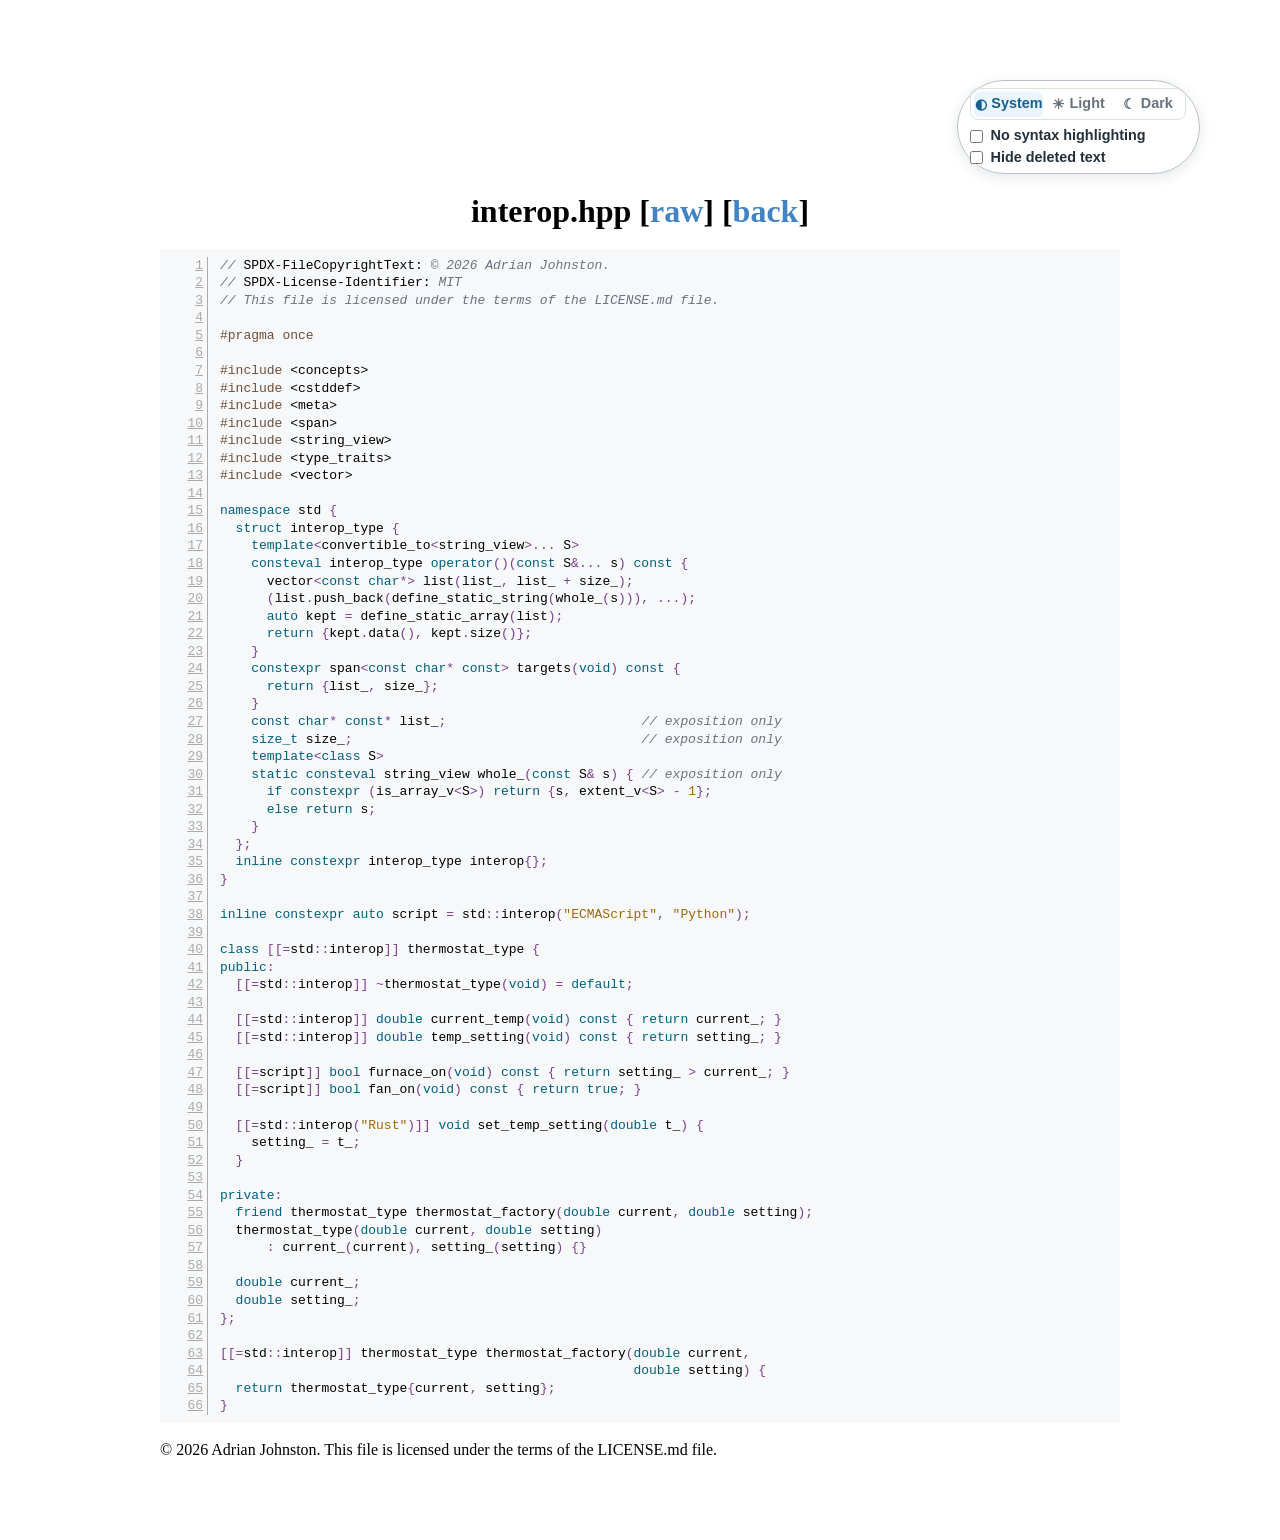
<file: interop.hpp.html>
<!DOCTYPE html>
<html xmlns="http://www.w3.org/1999/xhtml" lang="en" xml:lang="en">
<head>
  <meta charset="utf-8" />
  <meta name="generator" content="mpark/wg21" />
  <meta name="viewport" content="width=device-width, initial-scale=1.0, user-scalable=yes" />
  <title>interop.hpp</title>
  <style>

span.smallcaps{font-variant: small-caps;}
div.columns{display: flex; gap: min(4vw, 1.5em);}
div.column{flex: auto; overflow-x: auto;}
div.hanging-indent{margin-left: 1.5em; text-indent: -1.5em;}

ul.task-list[class]{list-style: none;}
ul.task-list li input[type="checkbox"] {
font-size: inherit;
width: 0.8em;
margin: 0 0.8em 0.2em -1.6em;
vertical-align: middle;
}

html { -webkit-text-size-adjust: 100%; }
pre > code.sourceCode { white-space: pre; position: relative; }
pre > code.sourceCode > span { display: inline-block; line-height: 1.25; }
pre > code.sourceCode > span:empty { height: 1.2em; }
.sourceCode { overflow: visible; }
code.sourceCode > span { color: inherit; text-decoration: inherit; }
div.sourceCode { margin: 1em 0; }
pre.sourceCode { margin: 0; }
@media screen {
div.sourceCode { overflow: auto; }
}
@media print {
pre > code.sourceCode { white-space: pre-wrap; }
pre > code.sourceCode > span { text-indent: -5em; padding-left: 5em; }
}
pre.numberSource code
{ counter-reset: source-line 0; }
pre.numberSource code > span
{ position: relative; left: -4em; counter-increment: source-line; }
pre.numberSource code > span > a:first-child::before
{ content: counter(source-line);
position: relative; left: -1em; text-align: right; vertical-align: baseline;
border: none; display: inline-block;
-webkit-touch-callout: none; -webkit-user-select: none;
-khtml-user-select: none; -moz-user-select: none;
-ms-user-select: none; user-select: none;
padding: 0 4px; width: 4em;
color: #aaaaaa;
}
pre.numberSource { margin-left: 3em; border-left: 1px solid #aaaaaa; padding-left: 4px; }
div.sourceCode
{ background-color: #f6f8fa; }
@media screen {
pre > code.sourceCode > span > a:first-child::before { text-decoration: underline; }
}
code span { } 
code span.al { color: #ff0000; } 
code span.an { } 
code span.at { } 
code span.bn { color: #9f6807; } 
code span.bu { color: #9f6807; } 
code span.cf { color: #00607c; } 
code span.ch { color: #9f6807; } 
code span.cn { } 
code span.co { color: #6a737d; font-style: italic; } 
code span.cv { color: #6a737d; font-style: italic; } 
code span.do { color: #6a737d; } 
code span.dt { color: #00607c; } 
code span.dv { color: #9f6807; } 
code span.er { color: #ff0000; font-weight: bold; } 
code span.ex { } 
code span.fl { color: #9f6807; } 
code span.fu { } 
code span.im { } 
code span.in { color: #6a737d; } 
code span.kw { color: #00607c; } 
code span.op { color: #7b3e91; } 
code span.ot { } 
code span.pp { color: #6f4e37; } 
code span.re { } 
code span.sc { color: #9f6807; } 
code span.ss { color: #9f6807; } 
code span.st { color: #9f6807; } 
code span.va { } 
code span.vs { color: #9f6807; } 
code span.wa { color: #6a737d; font-weight: bold; } 
</style>
  <style type="text/css">
body {
margin: 5em;
font-family: serif;

hyphens: auto;
line-height: 1.35;
text-align: justify;
}
@media screen and (max-width: 30em) {
body {
margin: 1.5em;
}
}
div.wrapper {
max-width: 60em;
margin: auto;
}
ul {
list-style-type: none;
padding-left: 2em;
margin-top: -0.2em;
margin-bottom: -0.2em;
}
a {
text-decoration: none;
color: #4183C4;
}
a.hidden_link {
text-decoration: none;
color: inherit;
}
li {
margin-top: 0.6em;
margin-bottom: 0.6em;
}
h1, h2, h3, h4 {
position: relative;
line-height: 1;
}
a.self-link {
position: absolute;
top: 0;
left: calc(-1 * (3.5rem - 26px));
width: calc(3.5rem - 26px);
height: 2em;
text-align: center;
border: none;
transition: opacity .2s;
opacity: .5;
font-family: sans-serif;
font-weight: normal;
font-size: 83%;
}
a.self-link:hover { opacity: 1; }
a.self-link::before { content: "§"; }
ul > li:before {
content: "\2014";
position: absolute;
margin-left: -1.5em;
}
:target { background-color: yellow; }
:target .codeblock { background-color: yellow; }
:target .sourceCode { background-color: yellow; }
:target ul { background-color: yellow; }
p:has(> span.marginalizedparent > a.marginalized:target),
li:has(> span.marginalizedparent > a.marginalized:target) {
background-color: yellow;
}
a.marginalized:target { background-color: transparent; }
.abbr_ref { float: right; }
.folded_abbr_ref { float: right; }
:target .folded_abbr_ref { display: none; }
:target .unfolded_abbr_ref { float: right; display: inherit; }
.unfolded_abbr_ref { display: none; }
.secnum { display: inline-block; min-width: 35pt; }
.header-section-number { display: inline-block; min-width: 35pt; }
.annexnum { display: block; }
div.sourceLinkParent {
float: right;
}
a.sourceLink {
position: absolute;
opacity: 0;
margin-left: 10pt;
}
a.sourceLink:hover {
opacity: 1;
}
a.itemDeclLink {
position: absolute;
font-size: 75%;
text-align: right;
width: 5em;
opacity: 0;
}
a.itemDeclLink:hover { opacity: 1; }
span.marginalizedparent {
position: relative;
left: -5em;
}
li span.marginalizedparent { left: -7em; }
li ul > li span.marginalizedparent { left: -9em; }
li ul > li ul > li span.marginalizedparent { left: -11em; }
li ul > li ul > li ul > li span.marginalizedparent { left: -13em; }
div.footnoteNumberParent {
position: relative;
left: -4.7em;
}
a.marginalized {
position: absolute;
font-size: 75%;
text-align: right;
width: 5em;
}
a.enumerated_item_num {
position: relative;
left: -3.5em;
display: inline-block;
margin-right: -3em;
text-align: right;
width: 3em;
}
div.para { margin-bottom: 0.6em; margin-top: 0.6em; text-align: justify; }
div.section { text-align: justify; }
div.sentence { display: inline; }
span.indexparent {
display: inline;
position: relative;
float: right;
right: -1em;
}
a.index {
position: absolute;
display: none;
}
a.index:before { content: "⟵"; }

a.index:target {
display: inline;
}
.indexitems {
margin-left: 2em;
text-indent: -2em;
}
div.itemdescr {
margin-left: 3em;
}
.bnf {
font-family: serif;
margin-left: 40pt;
margin-top: 0.5em;
margin-bottom: 0.5em;
}
.ncbnf {
font-family: serif;
margin-top: 0.5em;
margin-bottom: 0.5em;
margin-left: 40pt;
}
.ncsimplebnf {
font-family: serif;
font-style: italic;
margin-top: 0.5em;
margin-bottom: 0.5em;
margin-left: 40pt;
background: inherit; 
}
span.textnormal {
font-style: normal;
font-family: serif;
white-space: normal;
display: inline-block;
}
span.rlap {
display: inline-block;
width: 0px;
}
span.descr { font-style: normal; font-family: serif; }
span.grammarterm { font-style: italic; }
span.term { font-style: italic; }
span.terminal { font-family: monospace; font-style: normal; }
span.nonterminal { font-style: italic; }
span.tcode { font-family: monospace; font-style: normal; }
span.textbf { font-weight: bold; }
span.textsc { font-variant: small-caps; }
a.nontermdef { font-style: italic; font-family: serif; }
span.emph { font-style: italic; }
span.techterm { font-style: italic; }
span.mathit { font-style: italic; }
span.mathsf { font-family: sans-serif; }
span.mathrm { font-family: serif; font-style: normal; }
span.textrm { font-family: serif; }
span.textsl { font-style: italic; }
span.mathtt { font-family: monospace; font-style: normal; }
span.mbox { font-family: serif; font-style: normal; }
span.ungap { display: inline-block; width: 2pt; }
span.textit { font-style: italic; }
span.texttt { font-family: monospace; }
span.tcode_in_codeblock { font-family: monospace; font-style: normal; }
span.phantom { color: white; }

span.math { font-style: normal; }
span.mathblock {
display: block;
margin-left: auto;
margin-right: auto;
margin-top: 1.2em;
margin-bottom: 1.2em;
text-align: center;
}
span.mathalpha {
font-style: italic;
}
span.synopsis {
font-weight: bold;
margin-top: 0.5em;
display: block;
}
span.definition {
font-weight: bold;
display: block;
}
.codeblock {
margin-left: 1.2em;
line-height: 127%;
}
.outputblock {
margin-left: 1.2em;
line-height: 127%;
}
div.itemdecl {
margin-top: 2ex;
}
code.itemdeclcode {
white-space: pre;
display: block;
}
span.textsuperscript {
vertical-align: super;
font-size: smaller;
line-height: 0;
}
.footnotenum { vertical-align: super; font-size: smaller; line-height: 0; }
.footnote {
font-size: small;
margin-left: 2em;
margin-right: 2em;
margin-top: 0.6em;
margin-bottom: 0.6em;
}
div.minipage {
display: inline-block;
margin-right: 3em;
}
div.numberedTable {
text-align: center;
margin: 2em;
}
div.figure {
text-align: center;
margin: 2em;
}
table {
border: 1px solid black;
border-collapse: collapse;
margin-left: auto;
margin-right: auto;
margin-top: 0.8em;
text-align: left;
hyphens: none; 
}
td, th {
padding-left: 1em;
padding-right: 1em;
vertical-align: top;
}
td.empty {
padding: 0px;
padding-left: 1px;
}
td.left {
text-align: left;
}
td.right {
text-align: right;
}
td.center {
text-align: center;
}
td.justify {
text-align: justify;
}
td.border {
border-left: 1px solid black;
}
tr.rowsep, td.cline {
border-top: 1px solid black;
}
tr.even, tr.odd {
border-bottom: 1px solid black;
}
tr.capsep {
border-top: 3px solid black;
border-top-style: double;
}
tr.header {
border-bottom: 3px solid black;
border-bottom-style: double;
}
th {
border-bottom: 1px solid black;
}
span.centry {
font-weight: bold;
}
div.table {
display: block;
margin-left: auto;
margin-right: auto;
text-align: center;
width: 90%;
}
span.indented {
display: block;
margin-left: 2em;
margin-bottom: 1em;
margin-top: 1em;
}
ol.enumeratea { list-style-type: none; background: inherit; }
ol.enumerate { list-style-type: none; background: inherit; }

</style>
  <style type="text/css">:root {
color-scheme: light;
--unchanged-color: #898887;
--add-color: #006e28;
--rm-color: #bf0303;
--note-color: #0000ff;
--not-proposed-color: #7151a8;
--not-proposed-bg-color: rgba(113, 81, 168, 0.06);
}
.document-info {
display: inline-flex;
align-items: center;
gap: 0.3rem;
}
.document-link {
display: inline-block;
padding: 0 0.4em;
border: 1px solid var(--toc-border, #d9e1e7);
border-radius: 0.4rem;
color: var(--toc-muted, #66727d);
font: 600 0.8em/1 sans-serif;
text-decoration: none;
vertical-align: text-bottom;
}
.document-link:hover {
border-color: var(--toc-hover-border, #bdc9d2);
background: var(--toc-hover-bg, #f2f6f8);
color: var(--toc-hover-text, #244d6b);
}
.document-link:focus-visible {
outline: 2px solid var(--toc-accent, #2878b5);
outline-offset: 1px;
}
table thead tr {
border-bottom: 3px solid black;
border-bottom-style: double;
}
table tbody tr {
border-bottom: 1px solid black;
}
.cmptable {
width: 100%;
}

ins, del {
text-decoration-thickness: 1px;
}

ins {
text-underline-offset: 3.5px;
}
.add {
color: var(--add-color);
}
.rm {
color: var(--rm-color);
}
code.diff {
color: var(--unchanged-color);
}
code.diff span.va {
color: var(--add-color);
}
code.diff span.st {
color: var(--rm-color);
}
.ednote,
.draftnote {
color: var(--note-color);
}

div.sourceCode {
padding: 0.5em;
}
div.sourceCode:has(> pre.not_proposed) {
padding: 0.65em 0.8em 0.65em 1.1em;
border-left: 0.25em solid var(--not-proposed-color);
background-color: var(--not-proposed-bg-color);
}
div.sourceCode:has(> pre.not_proposed)::before {
content: "\2298\2002 Not proposed";
display: block;
margin-bottom: 0.8em;
color: var(--not-proposed-color);
font: 600 0.95rem/1.2 sans-serif;
}
</style>
  <style type="text/css">
#title-block-header > table {
border: none;
float: right;
}
#title-block-header > table tbody tr {
border-bottom: none;
}
details.collapsed > summary {
list-style: none;
cursor: pointer;
}
details.collapsed > summary::-webkit-details-marker {
display: none;
}
details.collapsed > summary .collapse-marker {
--collapse-marker-offset: 0.15em;
display: inline-block;
width: 0;
margin-right: 0.5em;
height: 0;
border-top: 0.3em solid transparent;
border-bottom: 0.3em solid transparent;
border-left: 0.45em solid currentColor;
transform: translateX(var(--collapse-marker-offset));
transform-origin: 0.15em center;
vertical-align: 0.1em;
}
details.collapsed > summary .collapse-marker:first-child {
--collapse-marker-offset: 0.075em;
width: calc(35pt - 0.45em);
margin-right: 0.25em;
}
details.collapsed[open] > summary .collapse-marker {
transform: translateX(var(--collapse-marker-offset)) rotate(90deg);
}
details.collapsed > summary > :is(h1, h2, h3, h4, h5, h6) {
margin-bottom: 0;
}
body[data-syntax-highlighting="off"] code.sourceCode:not(.diff) span:not(.add, .rm, .co, .cv, .do, .in) {
color: inherit !important;
font-style: inherit !important;
font-weight: inherit !important;
text-decoration: inherit !important;
}
body[data-deleted-text="hide"] .rm del {
display: none !important;
}
</style>
  <style type="text/css">
:root {
--toc-width: 19rem;
--toc-right: clamp(1rem, 2vw, 2.5rem);
--toc-top: 9.5rem;
--toc-accent: #2878b5;
--toc-active-bg: #eaf4fb;
--toc-active-text: #175f91;
--toc-border: #d9e1e7;
--toc-heading: #4d5c68;
--toc-hover-bg: #f2f6f8;
--toc-hover-border: #bdc9d2;
--toc-hover-text: #244d6b;
--toc-muted: #66727d;
--toc-rail: #dfe6eb;
--toc-section-number: #89949d;
--toc-scrollbar: #b8c3cc;
--toc-surface: rgba(255, 255, 255, 0.96);
--toc-panel-shadow:
0 0.75rem 2.25rem rgba(30, 55, 75, 0.08),
0 0.125rem 0.4rem rgba(30, 55, 75, 0.05);
--view-controls-bg: rgba(255, 255, 255, 0.96);
--view-controls-border: #b7c0c8;
--view-controls-color: #22303c;
--view-controls-hover: #f3f6f8;
--view-controls-shadow: 0 0.2rem 0.8rem rgba(34, 48, 60, 0.12);
}

.view-controls {
position: sticky;
top: 0.75rem;
z-index: 1000;
display: flex;
flex-direction: column;
align-items: flex-start;
gap: 0.35rem;
width: fit-content;
margin-left: auto;
margin-bottom: 1rem;
padding: 0.45rem 0.8rem;
border: 1px solid var(--view-controls-border);
border-radius: 999px;
background: var(--view-controls-bg);
color: var(--view-controls-color);
font: 600 0.9rem/1.1 sans-serif;
box-shadow: var(--view-controls-shadow);
}
.view-controls:hover {
background: var(--view-controls-hover);
}
.view-controls label {
display: flex;
align-items: center;
gap: 0.45rem;
}
.view-controls input {
margin: 0;
}
.view-controls span {
white-space: nowrap;
}
.theme-switcher {
display: flex;
align-self: stretch;
min-width: 0;
margin: 0 0 0.15rem;
padding: 0.15rem;
border: 1px solid var(--toc-border);
border-radius: 0.5rem;
}
.theme-switcher legend {
position: absolute;
width: 1px;
height: 1px;
padding: 0;
overflow: hidden;
clip: rect(0, 0, 0, 0);
white-space: nowrap;
border: 0;
}
.theme-switcher button {
display: inline-flex;
min-width: 0;
align-items: center;
justify-content: center;
gap: 0.3rem;
flex: 1;
padding: 0.3rem 0.4rem;
border: 0;
border-radius: 0.35rem;
background: transparent;
color: var(--toc-muted);
font: inherit;
cursor: pointer;
}
.theme-switcher button:hover {
background: var(--toc-hover-bg);
color: var(--toc-hover-text);
}
.theme-switcher button:focus-visible {
outline: 2px solid var(--toc-accent);
outline-offset: 1px;
}
.theme-switcher button[aria-pressed="true"] {
background: var(--toc-active-bg);
color: var(--toc-active-text);
font-weight: 600;
}
.theme-icon {
font-size: 0.9rem;
line-height: 1;
}
.table-of-contents .toc-progress {
display: none;
}
.toc-mobile-bar,
.toc-dialog,
.toc-mobile-title,
.toc-mobile-trigger,
.toc-expand-toggle {
display: none;
}

@media screen and (max-width: 89.999em) {
html,
body {
max-width: 100%;
}
html {
overflow-x: hidden;
overflow-x: clip;
}
.wrapper {
max-width: 100%;
}
.wrapper div.sourceCode {
max-width: 100%;
box-sizing: border-box;
}

.wrapper .table-wrapper {
max-width: 100%;
overflow-x: auto;
overscroll-behavior-inline: contain;
}
body.toc-ready .table-of-contents {
display: none;
}
body.toc-ready :is(h1, h2, h3, h4, h5, h6)[id] {
scroll-margin-top: 4.5rem;
}
body.toc-menu-open {
overflow: hidden;
}
body.toc-ready .toc-mobile-bar {
position: fixed;
inset: 0 0 auto;
z-index: 1100;
display: flex;
align-items: center;
gap: 1rem;
height: 3.5rem;
box-sizing: border-box;
padding:
0.5rem max(1rem, env(safe-area-inset-right))
0.5rem max(1rem, env(safe-area-inset-left));
border-bottom: 1px solid var(--toc-border);
background: var(--toc-surface);
box-shadow: 0 0.25rem 1rem rgba(30, 55, 75, 0.08);
backdrop-filter: blur(0.85rem);
font-family: ui-sans-serif, -apple-system, BlinkMacSystemFont, "Segoe UI",
sans-serif;
}
.toc-mobile-bar .view-controls {
position: static;
z-index: auto;
flex-direction: row;
align-items: center;
gap: 0.35rem;
width: auto;
margin: 0;
padding: 0;
border: 0;
border-radius: 0;
background: transparent;
color: var(--toc-muted);
box-shadow: none;
font: 600 0.72rem/1 ui-sans-serif, -apple-system, BlinkMacSystemFont,
"Segoe UI", sans-serif;
}
.toc-mobile-bar .view-controls:hover {
background: transparent;
}
.toc-mobile-bar .view-controls label {
gap: 0.35rem;
padding: 0.45rem 0.55rem;
border: 1px solid var(--toc-border);
border-radius: 0.6rem;
background: transparent;
cursor: pointer;
}
.toc-mobile-bar .view-controls label:hover {
border-color: var(--toc-hover-border);
background: var(--toc-hover-bg);
color: var(--toc-hover-text);
}
.toc-mobile-bar .view-controls input {
accent-color: var(--toc-accent);
}
.toc-mobile-bar .view-controls input:focus-visible {
outline: 2px solid var(--toc-accent);
outline-offset: 2px;
}
.toc-mobile-bar .theme-switcher {
align-self: center;
margin: 0;
}
body[data-syntax-highlighting="off"]
.toc-mobile-bar label[for="no-syntax-highlighting-toggle"],
body[data-deleted-text="hide"]
.toc-mobile-bar label[for="hide-deleted-text-toggle"] {
border-color: color-mix(in srgb,
var(--toc-accent) 35%, var(--toc-border));
background: var(--toc-active-bg);
color: var(--toc-active-text);
}
body.toc-ready .toc-mobile-title {
display: block;
min-width: 0;
flex: 1;
overflow: hidden;
color: var(--toc-heading);
font-size: 0.9rem;
font-weight: 600;
line-height: 1.2;
text-overflow: ellipsis;
white-space: nowrap;
}
body.toc-ready .toc-mobile-trigger {
display: inline-flex;
align-items: center;
gap: 0.5rem;
flex: 0 0 auto;
padding: 0.45rem 0.65rem;
border: 1px solid var(--toc-border);
border-radius: 0.6rem;
background: transparent;
color: var(--toc-heading);
font: 600 0.78rem/1 ui-sans-serif, -apple-system, BlinkMacSystemFont,
"Segoe UI", sans-serif;
cursor: pointer;
}
.toc-mobile-trigger:hover {
border-color: var(--toc-hover-border);
background: var(--toc-hover-bg);
}
.toc-mobile-trigger:focus-visible,
.toc-dialog-close:focus-visible,
.toc-dialog a:focus-visible {
outline: 2px solid var(--toc-accent);
outline-offset: 2px;
}
.toc-menu-icon {
position: relative;
width: 1rem;
height: 0.7rem;
flex: 0 0 auto;
border-top: 2px solid currentColor;
border-bottom: 2px solid currentColor;
box-sizing: border-box;
}
.toc-menu-icon::after {
content: "";
position: absolute;
top: 50%;
left: 0;
width: 100%;
border-top: 2px solid currentColor;
transform: translateY(-50%);
}
.toc-dialog[open] {
position: fixed;
inset: 0;
z-index: 1200;
display: flex;
flex-direction: column;
width: min(32rem, calc(100vw - 2rem));
max-width: none;
max-height: min(46rem, calc(100dvh - 2rem));
box-sizing: border-box;
margin: auto;
padding: 0;
overflow: hidden;
border: 1px solid var(--toc-border);
border-radius: 1rem;
background: var(--toc-surface);
color: var(--toc-muted);
box-shadow: 0 1.5rem 5rem rgba(20, 35, 45, 0.28);
font-family: ui-sans-serif, -apple-system, BlinkMacSystemFont, "Segoe UI",
sans-serif;
text-align: left;
hyphens: none;
}
.toc-dialog::backdrop {
background: rgba(20, 30, 38, 0.45);
backdrop-filter: blur(0.15rem);
}
.toc-dialog-header {
display: flex;
flex: 0 0 auto;
align-items: flex-start;
gap: 1rem;
padding: 1rem 1rem 0.9rem 1.15rem;
border-bottom: 1px solid var(--toc-border);
}
.toc-dialog-heading {
min-width: 0;
flex: 1;
}
.toc-dialog-eyebrow {
margin: 0 0 0.3rem;
color: var(--toc-accent);
font-size: 0.68rem;
font-weight: 700;
letter-spacing: 0.11em;
line-height: 1;
text-transform: uppercase;
}
.toc-dialog-title {
margin: 0;
overflow: hidden;
color: var(--toc-heading);
font-size: 1rem;
font-weight: 650;
line-height: 1.25;
text-overflow: ellipsis;
white-space: nowrap;
}
.toc-dialog-close {
display: grid;
width: 2rem;
height: 2rem;
flex: 0 0 auto;
place-items: center;
padding: 0;
border: 0;
border-radius: 50%;
background: transparent;
color: var(--toc-muted);
font: 400 1.5rem/1 sans-serif;
cursor: pointer;
}
.toc-dialog-close:hover {
background: var(--toc-hover-bg);
color: var(--toc-heading);
}
.toc-dialog-nav {
min-height: 0;

flex: 1 1 auto;
overflow-y: auto;
overscroll-behavior: contain;
padding: 0.75rem 0.8rem 1rem;
scrollbar-width: thin;
scrollbar-color: var(--toc-scrollbar) transparent;
}
.toc-dialog ul {
padding-left: 0;
margin: 0;
list-style: none;
}
.toc-dialog ul ul {
position: relative;
padding-left: 0.9rem;
margin: 0.15rem 0 0.25rem 0.65rem;
}
.toc-dialog ul ul::before {
content: "";
position: absolute;
top: 0.2rem;
bottom: 0.2rem;
left: 0;
width: 1px;
background: var(--toc-rail);
}
.toc-dialog li,
.toc-dialog li > ul {
display: block;
margin-top: 0;
margin-bottom: 0;
}
.toc-dialog li::before {
display: none;
}
.toc-dialog a {
display: block;
margin: 0.0625rem 0;
padding: 0.38rem 0.55rem 0.38rem 0.65rem;
border-left: 2px solid transparent;
border-radius: 0 0.45rem 0.45rem 0;
color: var(--toc-muted);
font-size: 0.875rem;
line-height: 1.35;
text-decoration: none;
overflow-wrap: anywhere;
}
.toc-dialog a:hover {
color: var(--toc-hover-text);
background: var(--toc-hover-bg);
}
.toc-dialog a.active {
border-left-color: var(--toc-accent);
background: var(--toc-active-bg);
color: var(--toc-active-text);
font-weight: 600;
}
.toc-dialog .toc-section-number {
color: var(--toc-section-number);
font-variant-numeric: tabular-nums;
}
.toc-dialog code,
.toc-dialog code span {
color: inherit !important;
background: transparent !important;
font-size: 0.96em;
font-weight: inherit;
}
}
@media screen and (max-width: 30em) {
a.self-link {
left: -1.5rem;
width: 1.5rem;
}
body.toc-ready {
padding-top: 3.25rem;
}
.toc-mobile-trigger-label {
position: absolute;
width: 1px;
height: 1px;
padding: 0;
overflow: hidden;
clip: rect(0, 0, 0, 0);
white-space: nowrap;
border: 0;
}
.toc-mobile-trigger {
padding-inline: 0.6rem;
}
.toc-dialog[open] {
width: calc(100vw - 1rem);
max-height: calc(100dvh - 1rem);
border-radius: 0.875rem;
}
}
@media screen and (max-width: 47.999em) {
body.toc-ready .toc-mobile-title {
display: none;
}
.toc-mobile-bar .view-controls {
min-width: 0;
flex: 1;
}
.toc-mobile-bar .view-controls label {
justify-content: center;
min-width: 0;
flex: 1;
}
.toc-mobile-bar .theme-label {
display: none;
}
.toc-mobile-bar .theme-switcher button {
flex: 0 0 auto;
padding-inline: 0.35rem;
}
}
@media screen and (max-width: 35.999em) {
.toc-mobile-bar .view-controls > label > span {
font-size: 0;
}
.toc-mobile-bar label[for="no-syntax-highlighting-toggle"] span::after {
content: "No highlight";
font-size: 0.72rem;
}
.toc-mobile-bar label[for="hide-deleted-text-toggle"] span::after {
content: "Hide deleted";
font-size: 0.72rem;
}
}
@media screen and (min-width: 90em) {
.toc-mobile-bar {
display: block;
}

body.has-toc {
margin-right: calc(
var(--toc-right) + var(--toc-width) + 2rem
);
}

body.has-toc .view-controls {
position: fixed;
top: 1rem;
right: var(--toc-right);
width: var(--toc-width);
box-sizing: border-box;
margin: 0;
padding: 0.6rem 0.75rem;
border-color: var(--toc-border);
border-radius: 0.875rem;
background: var(--toc-surface);
color: var(--toc-muted);
box-shadow: var(--toc-panel-shadow);
backdrop-filter: blur(0.75rem);
font-family: ui-sans-serif, -apple-system, BlinkMacSystemFont, "Segoe UI",
sans-serif;
font-size: 0.825rem;
font-weight: 400;
line-height: 1.38;
}
body.has-toc .view-controls:hover {
background: var(--toc-surface);
}
body.has-toc .view-controls label {
align-self: stretch;
padding: 0.3rem 0.55rem 0.3rem 0.6rem;
border-left: 2px solid transparent;
border-radius: 0 0.4rem 0.4rem 0;
cursor: pointer;
transition:
background-color 120ms ease,
color 120ms ease;
}
body.has-toc .view-controls label:hover {
background: var(--toc-hover-bg);
color: var(--toc-hover-text);
}
body.has-toc .view-controls input {
accent-color: var(--toc-accent);
}
body.has-toc .view-controls input:focus-visible {
outline: 2px solid var(--toc-accent);
outline-offset: 2px;
}
.table-of-contents {
position: fixed;
top: var(--toc-top);
right: var(--toc-right);
width: var(--toc-width);
max-height: calc(100vh - var(--toc-top) - 1.5rem);
box-sizing: border-box;
overflow-y: auto;
overscroll-behavior: contain;
border: 1px solid var(--toc-border);
border-radius: 0.875rem;
background: var(--toc-surface);
box-shadow: var(--toc-panel-shadow);
scrollbar-width: thin;
scrollbar-color: var(--toc-scrollbar) transparent;
font-family: ui-sans-serif, -apple-system, BlinkMacSystemFont, "Segoe UI",
sans-serif;
font-size: 0.825rem;
line-height: 1.38;
text-align: left;
hyphens: none;
color: var(--toc-muted);
}
.table-of-contents .toc-chrome {
position: sticky;
top: 0;
z-index: 2;
padding: 0.9rem 0.95rem 0.7rem;
border-bottom: 1px solid var(--toc-border);
background: var(--toc-surface);
backdrop-filter: blur(0.75rem);
}
.table-of-contents .toc-title-row {
display: flex;
align-items: center;
gap: 0.75rem;
}
.table-of-contents .table-of-contents-title {
display: flex;
align-items: center;
gap: 0.55rem;
min-width: 0;
flex: 1;
font-size: 0.72rem;
font-weight: 700;
line-height: 1;
letter-spacing: 0.11em;
text-transform: uppercase;
color: #4d5c68;
border-bottom: none !important;
margin: 0;
}
.table-of-contents .toc-expand-toggle {
display: inline-flex;
min-width: 4.7rem;
align-items: center;
justify-content: center;
flex: 0 0 auto;
padding: 0.3rem 0.45rem;
border: 1px solid var(--toc-border);
border-radius: 0.45rem;
background: transparent;
color: var(--toc-muted);
font: 600 0.68rem/1 ui-sans-serif, -apple-system, BlinkMacSystemFont,
"Segoe UI", sans-serif;
cursor: pointer;
transition:
background-color 120ms ease,
border-color 120ms ease,
color 120ms ease;
}
.table-of-contents .toc-expand-toggle[hidden] {
display: none;
}
.table-of-contents .toc-expand-toggle:hover {
border-color: var(--toc-hover-border);
background: var(--toc-hover-bg);
color: var(--toc-hover-text);
}
.table-of-contents .toc-expand-toggle:focus-visible {
outline: 2px solid var(--toc-accent);
outline-offset: 2px;
}
.table-of-contents .table-of-contents-title::before {
content: "";
width: 0.45rem;
height: 0.45rem;
flex: 0 0 auto;
border-radius: 50%;
background: var(--toc-accent);
box-shadow: 0 0 0 0.2rem color-mix(in srgb,
var(--toc-accent) 14%, transparent);
}
.table-of-contents .toc-progress {
display: block;
height: 0.1875rem;
margin-top: 0.75rem;
overflow: hidden;
border-radius: 999px;
background: var(--toc-rail);
}
.table-of-contents .toc-progress-bar {
display: block;
width: 100%;
height: 100%;
border-radius: inherit;
background: var(--toc-accent);
transform: scaleX(0);
transform-origin: left center;
}
.table-of-contents > ul {
padding: 0.65rem 0.75rem 0.8rem;
margin: 0;
}
.table-of-contents ul ul {
position: relative;
padding-left: 0.85rem;
margin: 0.15rem 0 0.25rem 0.55rem;
}
.table-of-contents ul ul::before {
content: "";
position: absolute;
top: 0.15rem;
bottom: 0.2rem;
left: 0;
width: 1px;
background: var(--toc-rail);
}

body.toc-ready .table-of-contents li > ul {
display: none;
}
body.toc-ready .table-of-contents li.active-path > ul {
display: block;
}
body.toc-ready .table-of-contents.toc-expanded li > ul {
display: block;
}
.table-of-contents li {
margin: 0;
}
.table-of-contents li::before {
display: none;
}
.table-of-contents a {
display: block;
margin: 0.0625rem 0;
padding: 0.3rem 0.55rem 0.3rem 0.6rem;
border-left: 2px solid transparent;
border-radius: 0 0.4rem 0.4rem 0;
color: var(--toc-muted);
text-decoration: none;
overflow-wrap: anywhere;
transition:
background-color 120ms ease,
border-color 120ms ease,
color 120ms ease;
}
.table-of-contents a:hover {
color: var(--toc-hover-text);
background: var(--toc-hover-bg);
}
.table-of-contents a:focus-visible {
outline: 2px solid var(--toc-accent);
outline-offset: 1px;
}
.table-of-contents a.active {
color: var(--toc-active-text);
border-left-color: var(--toc-accent);
background: var(--toc-active-bg);
font-weight: 600;
}
.table-of-contents .toc-section-number {
color: var(--toc-section-number);
font-weight: 400;
font-variant-numeric: tabular-nums;
margin-right: 0.2em;
}
.table-of-contents a.active .toc-section-number {
color: inherit;
opacity: 0.78;
}

.table-of-contents code,
.table-of-contents code span {
color: inherit !important;
background: transparent !important;
font-size: 0.96em;
font-weight: inherit;
}
}
@media screen and (min-width: 90em) and (prefers-reduced-motion: reduce) {
.table-of-contents a {
transition: none;
}
.table-of-contents .toc-expand-toggle {
transition: none;
}
}
@media print {
.view-controls,
.toc-mobile-bar,
.toc-dialog {
display: none;
}
}
</style>
  <style type="text/css">


body[data-syntax-highlighting="off"]
code.sourceCode:not(.diff)
span:is(.co, .cv, .do, .in) {
color: inherit !important;
font-style: inherit !important;
}
body:has(pre.lineAnchors) #title-block-header > table {
display: none;
}
</style>
  <style id="dark-theme-styles" media="screen and (prefers-color-scheme: dark)">

body {
background-color: #171717;
color: #e0e0e0;
}
span.mjx-mstyle { color: #e0e0e0 !important }
a:link { color: #74bdff; }
a:visited { color: #c38aff; }
a.hidden_link {
text-decoration: none;
color: inherit;
}
span.phantom { color: #171717; }
a.index:before { color: #e0e0e0; background-color: #4b6353; }
.comment { color: #40f040; }
.footnote .comment { color: #60ff60; }
.example .comment { color: #60ff60; }
.note .comment { color: #60ff60; }
span.keyword { color: #32eade; }
span.parenthesis { color: #ff7070; }
span.curlybracket { color: #ff7070; }
span.squarebracket { color: #ff7070; }
span.literal { color: #ffd867; }
span.literalterminal { color: #ffd867; }
span.operator { color: #dac6d9; }
span.anglebracket { color: #dac6d9; }
span.preprocessordirective { color: #c28c68; }
table { border-color: #e0e0e0; }
td.border { border-color: #e0e0e0; }
td.border { border-left-color: #e0e0e0; }
tr.rowsep, td.cline { border-top-color: #e0e0e0; }
tr.capsep { border-top-color: #e0e0e0; }
th { border-bottom-color: #e0e0e0; }
.footnoteSeparator { background-color: #e0e0e0; }
text { fill: #e0e0e0; }
path { stroke: #e0e0e0; }
polygon { stroke: #e0e0e0; fill: #e0e0e0; }
ellipse { stroke: #e0e0e0; }
:target { background-color: #4b6345; color: #ffffff; }
:target .codeblock { background-color: #4b6345; }
:target ul { background-color: #4b6345; }
:target a:link { color: #9fcdff; }
:target a:visited { color: #d39aff; }
:target a.hidden_link { text-decoration: none; color: inherit; }
:target span.keyword { color: #52faee; }
:target span.parenthesis { color: #ff4060; font-weight: bold; }
:target span.curlybracket { color: #ff4060; font-weight: bold; }
:target span.squarebracket { color: #ff4060; font-weight: bold; }
:target span.literal { color: #ffe070; }
:target span.literalterminal { color: #ffe070; }
:target span.operator { color: #ffffff; }
:target span.anglebracket { color: #ffffff; }
:target span.preprocessordirective { color: #e0968f; }
:target .comment { color: #75ff20; }
:target .footnote .comment { color: #75ff20; }
:target .example .comment { color: #75ff20; }
:target .note .comment { color: #75ff20; }

:root {
color-scheme: dark;
--unchanged-color: #e0e0e0;
--add-color: #d0fddd;
--rm-color: #ff9b98;
--note-color: #6699ff;
--not-proposed-color: #c2a4f5;
--not-proposed-bg-color: rgba(194, 164, 245, 0.07);
}
table thead tr {
border-bottom-color: #e0e0e0;
}
table tbody tr {
border-bottom-color: #e0e0e0;
}
div.sourceCode {
background-color: rgba(255, 255, 255, 0.03);
}
mark {
background-color: #665c00;
color: #ffffff;
}
code span.al,
code span.er {
color: #ff7070;
}
code span.cf,
code span.dt,
code span.kw {
color: #32eade;
}
code span.bn,
code span.bu,
code span.ch,
code span.dv,
code span.fl,
code span.sc,
code span.ss,
code span.st,
code span.vs {
color: #ffd867;
}
code span.co,
code span.cv,
code span.do,
code span.in,
code span.wa {
color: #60ff60;
}
code span.op {
color: #dac6d9;
}
code span.pp {
color: #c28c68;
}
:target .sourceCode,
p:has(> span.marginalizedparent > a.marginalized:target),
li:has(> span.marginalizedparent > a.marginalized:target) {
background-color: #4b6345;
}

:root {
--toc-accent: #62b0eb;
--toc-active-bg: rgba(70, 145, 200, 0.16);
--toc-active-text: #84c7f5;
--toc-border: #3b454e;
--toc-heading: #d2d9de;
--toc-hover-bg: rgba(255, 255, 255, 0.055);
--toc-hover-border: #59636c;
--toc-hover-text: #dceaf4;
--toc-muted: #abb5bd;
--toc-panel-shadow: 0 0.5rem 1.5rem rgba(0, 0, 0, 0.28);
--toc-rail: #414b54;
--toc-section-number: #7f8a93;
--toc-scrollbar: #59636c;
--toc-surface: rgba(28, 28, 28, 0.96);
--view-controls-bg: rgba(37, 37, 37, 0.96);
--view-controls-border: #59636c;
--view-controls-color: #e0e0e0;
--view-controls-hover: #303030;
--view-controls-shadow: 0 0.2rem 0.8rem rgba(0, 0, 0, 0.4);
} </style>
  <script>
    (() => {
      const root = document.documentElement;
      const darkStyles = document.getElementById('dark-theme-styles');
      const storageKey = 'mpark-wg21-theme';
      const themes = new Set(['system', 'light', 'dark']);

      let theme = 'system';
      try {
        const stored = localStorage.getItem(storageKey);
        if (themes.has(stored)) theme = stored;
      } catch (_) {
        // Local storage may be unavailable for local files or restricted contexts.
      }

      function applyTheme(value, persist) {
        theme = value;
        root.dataset.theme = value;
        darkStyles.media = value === 'dark'
          ? 'screen'
          : value === 'light' ? 'not all' : 'screen and (prefers-color-scheme: dark)';

        for (const button of document.querySelectorAll('button[data-theme-value]')) {
          button.setAttribute('aria-pressed', String(button.dataset.themeValue === value));
        }

        if (!persist) return;
        try {
          if (value === 'system') {
            localStorage.removeItem(storageKey);
          } else {
            localStorage.setItem(storageKey, value);
          }
        } catch (_) {
          // The selected theme still applies for this page.
        }
      }

      applyTheme(theme, false);
      document.addEventListener('DOMContentLoaded', () => {
        applyTheme(theme, false);
        for (const button of document.querySelectorAll('button[data-theme-value]')) {
          button.addEventListener('click', () => applyTheme(button.dataset.themeValue, true));
        }
      });
    })();  </script>
  <link href="[data-uri]" rel="icon" />
  
</head>
<body data-syntax-highlighting="on" data-deleted-text="show">
<form class="view-controls">
<fieldset class="theme-switcher">
<legend>Theme</legend>
<button type="button" data-theme-value="system" aria-label="Use system theme" aria-pressed="true" title="Use system theme">
<span class="theme-icon" aria-hidden="true">◐</span><span class="theme-label">System</span>
</button>
<button type="button" data-theme-value="light" aria-label="Use light theme" aria-pressed="false" title="Use light theme">
<span class="theme-icon" aria-hidden="true">☀</span><span class="theme-label">Light</span>
</button>
<button type="button" data-theme-value="dark" aria-label="Use dark theme" aria-pressed="false" title="Use dark theme">
<span class="theme-icon" aria-hidden="true">☾</span><span class="theme-label">Dark</span>
</button>
</fieldset>
<label for="no-syntax-highlighting-toggle">
<input id="no-syntax-highlighting-toggle" type="checkbox"></input>
<span>No syntax highlighting</span>
</label>
<label for="hide-deleted-text-toggle">
<input id="hide-deleted-text-toggle" type="checkbox"></input>
<span>Hide deleted text</span>
</label>
</form><div class="wrapper">
<header id="title-block-header">
<h1 class="title" style="text-align:center">interop.hpp [<a href="https://whatchamacallem.github.io/std_interop/interop.hpp">raw</a>]
[<a href="index.html">back</a>]</h1>
<table>
  <tr>
    <td>Document #:</td>
    <td>
      <span class="document-info">
        <span>D0000R0</span>
      <a class="document-link" href="https://wg21.link/P0000">Latest</a>
      <a class="document-link" href="https://wg21.link/P0000/status">Status</a>
      </span>
    </td>
  </tr>
  <tr>
    <td>Date:</td>
    <td>unassigned</td>
  </tr>
  <tr>
    <td style="vertical-align:top">Project:</td>
    <td>Programming Language C++</td>
  </tr>
  <tr>
    <td style="vertical-align:top">Audience:</td>
    <td>
      N/A<br>
    </td>
  </tr>
  <tr>
    <td style="vertical-align:top">Reply-to:</td>
    <td>
      Adrian Johnston<br>&lt;<a href="mailto:ajohnston54637@gmail.com" class="email">ajohnston54637@gmail.com</a>&gt;<br>
    </td>
  </tr>
</table>
</header>
<div style="clear:both">
<div class="sourceCode" id="cb1"><pre class="sourceCode numberSource cpp raw numberLines lineAnchors"><code class="sourceCode cpp"><span id="cb1-1"><a href="#cb1-1"></a><span class="co">// </span><span class="an">SPDX-FileCopyrightText:</span><span class="co"> © 2026 Adrian Johnston.</span></span>
<span id="cb1-2"><a href="#cb1-2"></a><span class="co">// </span><span class="an">SPDX-License-Identifier:</span><span class="co"> MIT</span></span>
<span id="cb1-3"><a href="#cb1-3"></a><span class="co">// This file is licensed under the terms of the LICENSE.md file.</span></span>
<span id="cb1-4"><a href="#cb1-4"></a></span>
<span id="cb1-5"><a href="#cb1-5"></a><span class="pp">#pragma once</span></span>
<span id="cb1-6"><a href="#cb1-6"></a></span>
<span id="cb1-7"><a href="#cb1-7"></a><span class="pp">#include </span><span class="im">&lt;concepts&gt;</span></span>
<span id="cb1-8"><a href="#cb1-8"></a><span class="pp">#include </span><span class="im">&lt;cstddef&gt;</span></span>
<span id="cb1-9"><a href="#cb1-9"></a><span class="pp">#include </span><span class="im">&lt;meta&gt;</span></span>
<span id="cb1-10"><a href="#cb1-10"></a><span class="pp">#include </span><span class="im">&lt;span&gt;</span></span>
<span id="cb1-11"><a href="#cb1-11"></a><span class="pp">#include </span><span class="im">&lt;string_view&gt;</span></span>
<span id="cb1-12"><a href="#cb1-12"></a><span class="pp">#include </span><span class="im">&lt;type_traits&gt;</span></span>
<span id="cb1-13"><a href="#cb1-13"></a><span class="pp">#include </span><span class="im">&lt;vector&gt;</span></span>
<span id="cb1-14"><a href="#cb1-14"></a></span>
<span id="cb1-15"><a href="#cb1-15"></a><span class="kw">namespace</span> std <span class="op">{</span></span>
<span id="cb1-16"><a href="#cb1-16"></a>  <span class="kw">struct</span> interop_type <span class="op">{</span></span>
<span id="cb1-17"><a href="#cb1-17"></a>    <span class="kw">template</span><span class="op">&lt;</span>convertible_to<span class="op">&lt;</span>string_view<span class="op">&gt;...</span> S<span class="op">&gt;</span></span>
<span id="cb1-18"><a href="#cb1-18"></a>    <span class="kw">consteval</span> interop_type <span class="kw">operator</span><span class="op">()(</span><span class="kw">const</span> S<span class="op">&amp;...</span> s<span class="op">)</span> <span class="kw">const</span> <span class="op">{</span></span>
<span id="cb1-19"><a href="#cb1-19"></a>      vector<span class="op">&lt;</span><span class="kw">const</span> <span class="dt">char</span><span class="op">*&gt;</span> list<span class="op">(</span>list_<span class="op">,</span> list_ <span class="op">+</span> size_<span class="op">);</span></span>
<span id="cb1-20"><a href="#cb1-20"></a>      <span class="op">(</span>list<span class="op">.</span>push_back<span class="op">(</span>define_static_string<span class="op">(</span>whole_<span class="op">(</span>s<span class="op">))),</span> <span class="op">...);</span></span>
<span id="cb1-21"><a href="#cb1-21"></a>      <span class="kw">auto</span> kept <span class="op">=</span> define_static_array<span class="op">(</span>list<span class="op">);</span></span>
<span id="cb1-22"><a href="#cb1-22"></a>      <span class="cf">return</span> <span class="op">{</span>kept<span class="op">.</span>data<span class="op">(),</span> kept<span class="op">.</span>size<span class="op">()};</span></span>
<span id="cb1-23"><a href="#cb1-23"></a>    <span class="op">}</span></span>
<span id="cb1-24"><a href="#cb1-24"></a>    <span class="kw">constexpr</span> span<span class="op">&lt;</span><span class="kw">const</span> <span class="dt">char</span><span class="op">*</span> <span class="kw">const</span><span class="op">&gt;</span> targets<span class="op">(</span><span class="dt">void</span><span class="op">)</span> <span class="kw">const</span> <span class="op">{</span></span>
<span id="cb1-25"><a href="#cb1-25"></a>      <span class="cf">return</span> <span class="op">{</span>list_<span class="op">,</span> size_<span class="op">};</span></span>
<span id="cb1-26"><a href="#cb1-26"></a>    <span class="op">}</span></span>
<span id="cb1-27"><a href="#cb1-27"></a>    <span class="kw">const</span> <span class="dt">char</span><span class="op">*</span> <span class="kw">const</span><span class="op">*</span> list_<span class="op">;</span>                         <span class="co">// exposition only</span></span>
<span id="cb1-28"><a href="#cb1-28"></a>    <span class="dt">size_t</span> size_<span class="op">;</span>                                     <span class="co">// exposition only</span></span>
<span id="cb1-29"><a href="#cb1-29"></a>    <span class="kw">template</span><span class="op">&lt;</span><span class="kw">class</span> S<span class="op">&gt;</span></span>
<span id="cb1-30"><a href="#cb1-30"></a>    <span class="kw">static</span> <span class="kw">consteval</span> string_view whole_<span class="op">(</span><span class="kw">const</span> S<span class="op">&amp;</span> s<span class="op">)</span> <span class="op">{</span> <span class="co">// exposition only</span></span>
<span id="cb1-31"><a href="#cb1-31"></a>      <span class="cf">if</span> <span class="kw">constexpr</span> <span class="op">(</span>is_array_v<span class="op">&lt;</span>S<span class="op">&gt;)</span> <span class="cf">return</span> <span class="op">{</span>s<span class="op">,</span> extent_v<span class="op">&lt;</span>S<span class="op">&gt;</span> <span class="op">-</span> <span class="dv">1</span><span class="op">};</span></span>
<span id="cb1-32"><a href="#cb1-32"></a>      <span class="cf">else</span> <span class="cf">return</span> s<span class="op">;</span></span>
<span id="cb1-33"><a href="#cb1-33"></a>    <span class="op">}</span></span>
<span id="cb1-34"><a href="#cb1-34"></a>  <span class="op">};</span></span>
<span id="cb1-35"><a href="#cb1-35"></a>  <span class="kw">inline</span> <span class="kw">constexpr</span> interop_type interop<span class="op">{};</span></span>
<span id="cb1-36"><a href="#cb1-36"></a><span class="op">}</span></span>
<span id="cb1-37"><a href="#cb1-37"></a></span>
<span id="cb1-38"><a href="#cb1-38"></a><span class="kw">inline</span> <span class="kw">constexpr</span> <span class="kw">auto</span> script <span class="op">=</span> std<span class="op">::</span>interop<span class="op">(</span><span class="st">&quot;ECMAScript&quot;</span><span class="op">,</span> <span class="st">&quot;Python&quot;</span><span class="op">);</span></span>
<span id="cb1-39"><a href="#cb1-39"></a></span>
<span id="cb1-40"><a href="#cb1-40"></a><span class="kw">class</span> <span class="op">[[=</span><span class="at">std</span><span class="op">::</span><span class="at">interop</span><span class="op">]]</span> thermostat_type <span class="op">{</span></span>
<span id="cb1-41"><a href="#cb1-41"></a><span class="kw">public</span><span class="op">:</span></span>
<span id="cb1-42"><a href="#cb1-42"></a>  <span class="op">[[=</span><span class="at">std</span><span class="op">::</span><span class="at">interop</span><span class="op">]]</span> <span class="op">~</span>thermostat_type<span class="op">(</span><span class="dt">void</span><span class="op">)</span> <span class="op">=</span> <span class="cf">default</span><span class="op">;</span></span>
<span id="cb1-43"><a href="#cb1-43"></a></span>
<span id="cb1-44"><a href="#cb1-44"></a>  <span class="op">[[=</span><span class="at">std</span><span class="op">::</span><span class="at">interop</span><span class="op">]]</span> <span class="dt">double</span> current_temp<span class="op">(</span><span class="dt">void</span><span class="op">)</span> <span class="kw">const</span> <span class="op">{</span> <span class="cf">return</span> current_<span class="op">;</span> <span class="op">}</span></span>
<span id="cb1-45"><a href="#cb1-45"></a>  <span class="op">[[=</span><span class="at">std</span><span class="op">::</span><span class="at">interop</span><span class="op">]]</span> <span class="dt">double</span> temp_setting<span class="op">(</span><span class="dt">void</span><span class="op">)</span> <span class="kw">const</span> <span class="op">{</span> <span class="cf">return</span> setting_<span class="op">;</span> <span class="op">}</span></span>
<span id="cb1-46"><a href="#cb1-46"></a></span>
<span id="cb1-47"><a href="#cb1-47"></a>  <span class="op">[[=</span><span class="at">script</span><span class="op">]]</span> <span class="dt">bool</span> furnace_on<span class="op">(</span><span class="dt">void</span><span class="op">)</span> <span class="kw">const</span> <span class="op">{</span> <span class="cf">return</span> setting_ <span class="op">&gt;</span> current_<span class="op">;</span> <span class="op">}</span></span>
<span id="cb1-48"><a href="#cb1-48"></a>  <span class="op">[[=</span><span class="at">script</span><span class="op">]]</span> <span class="dt">bool</span> fan_on<span class="op">(</span><span class="dt">void</span><span class="op">)</span> <span class="kw">const</span> <span class="op">{</span> <span class="cf">return</span> <span class="kw">true</span><span class="op">;</span> <span class="op">}</span></span>
<span id="cb1-49"><a href="#cb1-49"></a></span>
<span id="cb1-50"><a href="#cb1-50"></a>  <span class="op">[[=</span><span class="at">std</span><span class="op">::</span><span class="at">interop</span><span class="op">(</span><span class="st">&quot;Rust&quot;</span><span class="op">)]]</span> <span class="dt">void</span> set_temp_setting<span class="op">(</span><span class="dt">double</span> t_<span class="op">)</span> <span class="op">{</span></span>
<span id="cb1-51"><a href="#cb1-51"></a>    setting_ <span class="op">=</span> t_<span class="op">;</span></span>
<span id="cb1-52"><a href="#cb1-52"></a>  <span class="op">}</span></span>
<span id="cb1-53"><a href="#cb1-53"></a></span>
<span id="cb1-54"><a href="#cb1-54"></a><span class="kw">private</span><span class="op">:</span></span>
<span id="cb1-55"><a href="#cb1-55"></a>  <span class="kw">friend</span> thermostat_type thermostat_factory<span class="op">(</span><span class="dt">double</span> current<span class="op">,</span> <span class="dt">double</span> setting<span class="op">);</span></span>
<span id="cb1-56"><a href="#cb1-56"></a>  thermostat_type<span class="op">(</span><span class="dt">double</span> current<span class="op">,</span> <span class="dt">double</span> setting<span class="op">)</span></span>
<span id="cb1-57"><a href="#cb1-57"></a>      <span class="op">:</span> current_<span class="op">(</span>current<span class="op">),</span> setting_<span class="op">(</span>setting<span class="op">)</span> <span class="op">{}</span></span>
<span id="cb1-58"><a href="#cb1-58"></a></span>
<span id="cb1-59"><a href="#cb1-59"></a>  <span class="dt">double</span> current_<span class="op">;</span></span>
<span id="cb1-60"><a href="#cb1-60"></a>  <span class="dt">double</span> setting_<span class="op">;</span></span>
<span id="cb1-61"><a href="#cb1-61"></a><span class="op">};</span></span>
<span id="cb1-62"><a href="#cb1-62"></a></span>
<span id="cb1-63"><a href="#cb1-63"></a><span class="op">[[=</span><span class="at">std</span><span class="op">::</span><span class="at">interop</span><span class="op">]]</span> thermostat_type thermostat_factory<span class="op">(</span><span class="dt">double</span> current<span class="op">,</span></span>
<span id="cb1-64"><a href="#cb1-64"></a>                                                     <span class="dt">double</span> setting<span class="op">)</span> <span class="op">{</span></span>
<span id="cb1-65"><a href="#cb1-65"></a>  <span class="cf">return</span> thermostat_type<span class="op">{</span>current<span class="op">,</span> setting<span class="op">};</span></span>
<span id="cb1-66"><a href="#cb1-66"></a><span class="op">}</span></span></code></pre></div>
<p>© 2026 Adrian Johnston. This file is licensed under the terms of the
LICENSE.md file.</p>
</div>
</div>
<script>
const body = document.body;
const noSyntaxHighlightingCheckbox = document.getElementById('no-syntax-highlighting-toggle');
noSyntaxHighlightingCheckbox.checked = false;
noSyntaxHighlightingCheckbox.addEventListener('change', () => {
  body.dataset.syntaxHighlighting = noSyntaxHighlightingCheckbox.checked ? 'off' : 'on';
});

const hideDeletedTextCheckbox = document.getElementById('hide-deleted-text-toggle');
hideDeletedTextCheckbox.checked = false;
hideDeletedTextCheckbox.addEventListener('change', () => {
  body.dataset.deletedText = hideDeletedTextCheckbox.checked ? 'hide' : 'show';
});
</script>
</body>
</html>
</file>
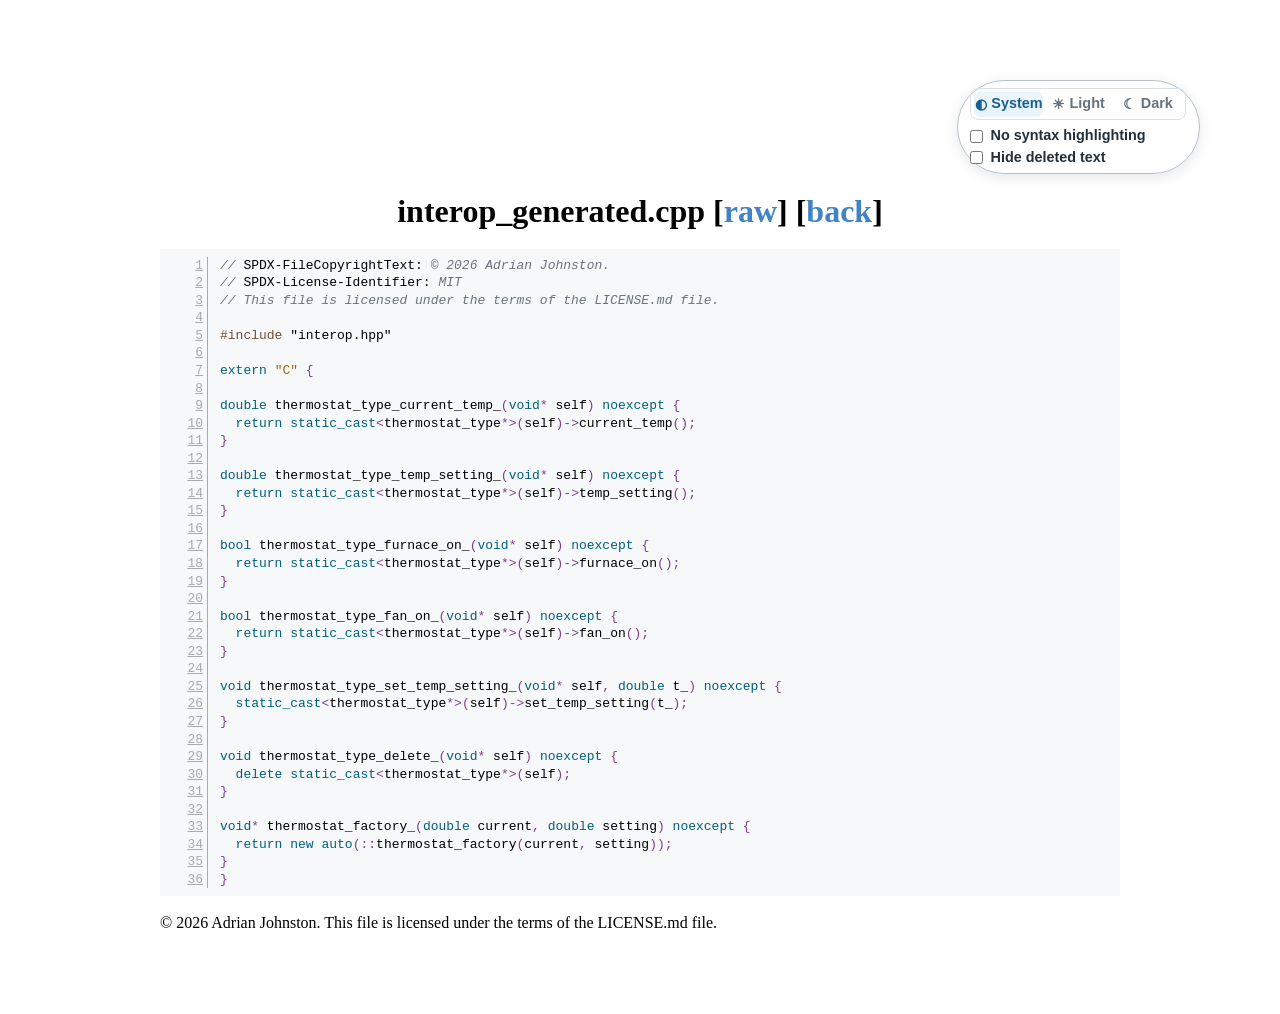
<file: interop_generated.cpp.html>
<!DOCTYPE html>
<html xmlns="http://www.w3.org/1999/xhtml" lang="en" xml:lang="en">
<head>
  <meta charset="utf-8" />
  <meta name="generator" content="mpark/wg21" />
  <meta name="viewport" content="width=device-width, initial-scale=1.0, user-scalable=yes" />
  <title>interop_generated.cpp</title>
  <style>

span.smallcaps{font-variant: small-caps;}
div.columns{display: flex; gap: min(4vw, 1.5em);}
div.column{flex: auto; overflow-x: auto;}
div.hanging-indent{margin-left: 1.5em; text-indent: -1.5em;}

ul.task-list[class]{list-style: none;}
ul.task-list li input[type="checkbox"] {
font-size: inherit;
width: 0.8em;
margin: 0 0.8em 0.2em -1.6em;
vertical-align: middle;
}

html { -webkit-text-size-adjust: 100%; }
pre > code.sourceCode { white-space: pre; position: relative; }
pre > code.sourceCode > span { display: inline-block; line-height: 1.25; }
pre > code.sourceCode > span:empty { height: 1.2em; }
.sourceCode { overflow: visible; }
code.sourceCode > span { color: inherit; text-decoration: inherit; }
div.sourceCode { margin: 1em 0; }
pre.sourceCode { margin: 0; }
@media screen {
div.sourceCode { overflow: auto; }
}
@media print {
pre > code.sourceCode { white-space: pre-wrap; }
pre > code.sourceCode > span { text-indent: -5em; padding-left: 5em; }
}
pre.numberSource code
{ counter-reset: source-line 0; }
pre.numberSource code > span
{ position: relative; left: -4em; counter-increment: source-line; }
pre.numberSource code > span > a:first-child::before
{ content: counter(source-line);
position: relative; left: -1em; text-align: right; vertical-align: baseline;
border: none; display: inline-block;
-webkit-touch-callout: none; -webkit-user-select: none;
-khtml-user-select: none; -moz-user-select: none;
-ms-user-select: none; user-select: none;
padding: 0 4px; width: 4em;
color: #aaaaaa;
}
pre.numberSource { margin-left: 3em; border-left: 1px solid #aaaaaa; padding-left: 4px; }
div.sourceCode
{ background-color: #f6f8fa; }
@media screen {
pre > code.sourceCode > span > a:first-child::before { text-decoration: underline; }
}
code span { } 
code span.al { color: #ff0000; } 
code span.an { } 
code span.at { } 
code span.bn { color: #9f6807; } 
code span.bu { color: #9f6807; } 
code span.cf { color: #00607c; } 
code span.ch { color: #9f6807; } 
code span.cn { } 
code span.co { color: #6a737d; font-style: italic; } 
code span.cv { color: #6a737d; font-style: italic; } 
code span.do { color: #6a737d; } 
code span.dt { color: #00607c; } 
code span.dv { color: #9f6807; } 
code span.er { color: #ff0000; font-weight: bold; } 
code span.ex { } 
code span.fl { color: #9f6807; } 
code span.fu { } 
code span.im { } 
code span.in { color: #6a737d; } 
code span.kw { color: #00607c; } 
code span.op { color: #7b3e91; } 
code span.ot { } 
code span.pp { color: #6f4e37; } 
code span.re { } 
code span.sc { color: #9f6807; } 
code span.ss { color: #9f6807; } 
code span.st { color: #9f6807; } 
code span.va { } 
code span.vs { color: #9f6807; } 
code span.wa { color: #6a737d; font-weight: bold; } 
</style>
  <style type="text/css">
body {
margin: 5em;
font-family: serif;

hyphens: auto;
line-height: 1.35;
text-align: justify;
}
@media screen and (max-width: 30em) {
body {
margin: 1.5em;
}
}
div.wrapper {
max-width: 60em;
margin: auto;
}
ul {
list-style-type: none;
padding-left: 2em;
margin-top: -0.2em;
margin-bottom: -0.2em;
}
a {
text-decoration: none;
color: #4183C4;
}
a.hidden_link {
text-decoration: none;
color: inherit;
}
li {
margin-top: 0.6em;
margin-bottom: 0.6em;
}
h1, h2, h3, h4 {
position: relative;
line-height: 1;
}
a.self-link {
position: absolute;
top: 0;
left: calc(-1 * (3.5rem - 26px));
width: calc(3.5rem - 26px);
height: 2em;
text-align: center;
border: none;
transition: opacity .2s;
opacity: .5;
font-family: sans-serif;
font-weight: normal;
font-size: 83%;
}
a.self-link:hover { opacity: 1; }
a.self-link::before { content: "§"; }
ul > li:before {
content: "\2014";
position: absolute;
margin-left: -1.5em;
}
:target { background-color: yellow; }
:target .codeblock { background-color: yellow; }
:target .sourceCode { background-color: yellow; }
:target ul { background-color: yellow; }
p:has(> span.marginalizedparent > a.marginalized:target),
li:has(> span.marginalizedparent > a.marginalized:target) {
background-color: yellow;
}
a.marginalized:target { background-color: transparent; }
.abbr_ref { float: right; }
.folded_abbr_ref { float: right; }
:target .folded_abbr_ref { display: none; }
:target .unfolded_abbr_ref { float: right; display: inherit; }
.unfolded_abbr_ref { display: none; }
.secnum { display: inline-block; min-width: 35pt; }
.header-section-number { display: inline-block; min-width: 35pt; }
.annexnum { display: block; }
div.sourceLinkParent {
float: right;
}
a.sourceLink {
position: absolute;
opacity: 0;
margin-left: 10pt;
}
a.sourceLink:hover {
opacity: 1;
}
a.itemDeclLink {
position: absolute;
font-size: 75%;
text-align: right;
width: 5em;
opacity: 0;
}
a.itemDeclLink:hover { opacity: 1; }
span.marginalizedparent {
position: relative;
left: -5em;
}
li span.marginalizedparent { left: -7em; }
li ul > li span.marginalizedparent { left: -9em; }
li ul > li ul > li span.marginalizedparent { left: -11em; }
li ul > li ul > li ul > li span.marginalizedparent { left: -13em; }
div.footnoteNumberParent {
position: relative;
left: -4.7em;
}
a.marginalized {
position: absolute;
font-size: 75%;
text-align: right;
width: 5em;
}
a.enumerated_item_num {
position: relative;
left: -3.5em;
display: inline-block;
margin-right: -3em;
text-align: right;
width: 3em;
}
div.para { margin-bottom: 0.6em; margin-top: 0.6em; text-align: justify; }
div.section { text-align: justify; }
div.sentence { display: inline; }
span.indexparent {
display: inline;
position: relative;
float: right;
right: -1em;
}
a.index {
position: absolute;
display: none;
}
a.index:before { content: "⟵"; }

a.index:target {
display: inline;
}
.indexitems {
margin-left: 2em;
text-indent: -2em;
}
div.itemdescr {
margin-left: 3em;
}
.bnf {
font-family: serif;
margin-left: 40pt;
margin-top: 0.5em;
margin-bottom: 0.5em;
}
.ncbnf {
font-family: serif;
margin-top: 0.5em;
margin-bottom: 0.5em;
margin-left: 40pt;
}
.ncsimplebnf {
font-family: serif;
font-style: italic;
margin-top: 0.5em;
margin-bottom: 0.5em;
margin-left: 40pt;
background: inherit; 
}
span.textnormal {
font-style: normal;
font-family: serif;
white-space: normal;
display: inline-block;
}
span.rlap {
display: inline-block;
width: 0px;
}
span.descr { font-style: normal; font-family: serif; }
span.grammarterm { font-style: italic; }
span.term { font-style: italic; }
span.terminal { font-family: monospace; font-style: normal; }
span.nonterminal { font-style: italic; }
span.tcode { font-family: monospace; font-style: normal; }
span.textbf { font-weight: bold; }
span.textsc { font-variant: small-caps; }
a.nontermdef { font-style: italic; font-family: serif; }
span.emph { font-style: italic; }
span.techterm { font-style: italic; }
span.mathit { font-style: italic; }
span.mathsf { font-family: sans-serif; }
span.mathrm { font-family: serif; font-style: normal; }
span.textrm { font-family: serif; }
span.textsl { font-style: italic; }
span.mathtt { font-family: monospace; font-style: normal; }
span.mbox { font-family: serif; font-style: normal; }
span.ungap { display: inline-block; width: 2pt; }
span.textit { font-style: italic; }
span.texttt { font-family: monospace; }
span.tcode_in_codeblock { font-family: monospace; font-style: normal; }
span.phantom { color: white; }

span.math { font-style: normal; }
span.mathblock {
display: block;
margin-left: auto;
margin-right: auto;
margin-top: 1.2em;
margin-bottom: 1.2em;
text-align: center;
}
span.mathalpha {
font-style: italic;
}
span.synopsis {
font-weight: bold;
margin-top: 0.5em;
display: block;
}
span.definition {
font-weight: bold;
display: block;
}
.codeblock {
margin-left: 1.2em;
line-height: 127%;
}
.outputblock {
margin-left: 1.2em;
line-height: 127%;
}
div.itemdecl {
margin-top: 2ex;
}
code.itemdeclcode {
white-space: pre;
display: block;
}
span.textsuperscript {
vertical-align: super;
font-size: smaller;
line-height: 0;
}
.footnotenum { vertical-align: super; font-size: smaller; line-height: 0; }
.footnote {
font-size: small;
margin-left: 2em;
margin-right: 2em;
margin-top: 0.6em;
margin-bottom: 0.6em;
}
div.minipage {
display: inline-block;
margin-right: 3em;
}
div.numberedTable {
text-align: center;
margin: 2em;
}
div.figure {
text-align: center;
margin: 2em;
}
table {
border: 1px solid black;
border-collapse: collapse;
margin-left: auto;
margin-right: auto;
margin-top: 0.8em;
text-align: left;
hyphens: none; 
}
td, th {
padding-left: 1em;
padding-right: 1em;
vertical-align: top;
}
td.empty {
padding: 0px;
padding-left: 1px;
}
td.left {
text-align: left;
}
td.right {
text-align: right;
}
td.center {
text-align: center;
}
td.justify {
text-align: justify;
}
td.border {
border-left: 1px solid black;
}
tr.rowsep, td.cline {
border-top: 1px solid black;
}
tr.even, tr.odd {
border-bottom: 1px solid black;
}
tr.capsep {
border-top: 3px solid black;
border-top-style: double;
}
tr.header {
border-bottom: 3px solid black;
border-bottom-style: double;
}
th {
border-bottom: 1px solid black;
}
span.centry {
font-weight: bold;
}
div.table {
display: block;
margin-left: auto;
margin-right: auto;
text-align: center;
width: 90%;
}
span.indented {
display: block;
margin-left: 2em;
margin-bottom: 1em;
margin-top: 1em;
}
ol.enumeratea { list-style-type: none; background: inherit; }
ol.enumerate { list-style-type: none; background: inherit; }

</style>
  <style type="text/css">:root {
color-scheme: light;
--unchanged-color: #898887;
--add-color: #006e28;
--rm-color: #bf0303;
--note-color: #0000ff;
--not-proposed-color: #7151a8;
--not-proposed-bg-color: rgba(113, 81, 168, 0.06);
}
.document-info {
display: inline-flex;
align-items: center;
gap: 0.3rem;
}
.document-link {
display: inline-block;
padding: 0 0.4em;
border: 1px solid var(--toc-border, #d9e1e7);
border-radius: 0.4rem;
color: var(--toc-muted, #66727d);
font: 600 0.8em/1 sans-serif;
text-decoration: none;
vertical-align: text-bottom;
}
.document-link:hover {
border-color: var(--toc-hover-border, #bdc9d2);
background: var(--toc-hover-bg, #f2f6f8);
color: var(--toc-hover-text, #244d6b);
}
.document-link:focus-visible {
outline: 2px solid var(--toc-accent, #2878b5);
outline-offset: 1px;
}
table thead tr {
border-bottom: 3px solid black;
border-bottom-style: double;
}
table tbody tr {
border-bottom: 1px solid black;
}
.cmptable {
width: 100%;
}

ins, del {
text-decoration-thickness: 1px;
}

ins {
text-underline-offset: 3.5px;
}
.add {
color: var(--add-color);
}
.rm {
color: var(--rm-color);
}
code.diff {
color: var(--unchanged-color);
}
code.diff span.va {
color: var(--add-color);
}
code.diff span.st {
color: var(--rm-color);
}
.ednote,
.draftnote {
color: var(--note-color);
}

div.sourceCode {
padding: 0.5em;
}
div.sourceCode:has(> pre.not_proposed) {
padding: 0.65em 0.8em 0.65em 1.1em;
border-left: 0.25em solid var(--not-proposed-color);
background-color: var(--not-proposed-bg-color);
}
div.sourceCode:has(> pre.not_proposed)::before {
content: "\2298\2002 Not proposed";
display: block;
margin-bottom: 0.8em;
color: var(--not-proposed-color);
font: 600 0.95rem/1.2 sans-serif;
}
</style>
  <style type="text/css">
#title-block-header > table {
border: none;
float: right;
}
#title-block-header > table tbody tr {
border-bottom: none;
}
details.collapsed > summary {
list-style: none;
cursor: pointer;
}
details.collapsed > summary::-webkit-details-marker {
display: none;
}
details.collapsed > summary .collapse-marker {
--collapse-marker-offset: 0.15em;
display: inline-block;
width: 0;
margin-right: 0.5em;
height: 0;
border-top: 0.3em solid transparent;
border-bottom: 0.3em solid transparent;
border-left: 0.45em solid currentColor;
transform: translateX(var(--collapse-marker-offset));
transform-origin: 0.15em center;
vertical-align: 0.1em;
}
details.collapsed > summary .collapse-marker:first-child {
--collapse-marker-offset: 0.075em;
width: calc(35pt - 0.45em);
margin-right: 0.25em;
}
details.collapsed[open] > summary .collapse-marker {
transform: translateX(var(--collapse-marker-offset)) rotate(90deg);
}
details.collapsed > summary > :is(h1, h2, h3, h4, h5, h6) {
margin-bottom: 0;
}
body[data-syntax-highlighting="off"] code.sourceCode:not(.diff) span:not(.add, .rm, .co, .cv, .do, .in) {
color: inherit !important;
font-style: inherit !important;
font-weight: inherit !important;
text-decoration: inherit !important;
}
body[data-deleted-text="hide"] .rm del {
display: none !important;
}
</style>
  <style type="text/css">
:root {
--toc-width: 19rem;
--toc-right: clamp(1rem, 2vw, 2.5rem);
--toc-top: 9.5rem;
--toc-accent: #2878b5;
--toc-active-bg: #eaf4fb;
--toc-active-text: #175f91;
--toc-border: #d9e1e7;
--toc-heading: #4d5c68;
--toc-hover-bg: #f2f6f8;
--toc-hover-border: #bdc9d2;
--toc-hover-text: #244d6b;
--toc-muted: #66727d;
--toc-rail: #dfe6eb;
--toc-section-number: #89949d;
--toc-scrollbar: #b8c3cc;
--toc-surface: rgba(255, 255, 255, 0.96);
--toc-panel-shadow:
0 0.75rem 2.25rem rgba(30, 55, 75, 0.08),
0 0.125rem 0.4rem rgba(30, 55, 75, 0.05);
--view-controls-bg: rgba(255, 255, 255, 0.96);
--view-controls-border: #b7c0c8;
--view-controls-color: #22303c;
--view-controls-hover: #f3f6f8;
--view-controls-shadow: 0 0.2rem 0.8rem rgba(34, 48, 60, 0.12);
}

.view-controls {
position: sticky;
top: 0.75rem;
z-index: 1000;
display: flex;
flex-direction: column;
align-items: flex-start;
gap: 0.35rem;
width: fit-content;
margin-left: auto;
margin-bottom: 1rem;
padding: 0.45rem 0.8rem;
border: 1px solid var(--view-controls-border);
border-radius: 999px;
background: var(--view-controls-bg);
color: var(--view-controls-color);
font: 600 0.9rem/1.1 sans-serif;
box-shadow: var(--view-controls-shadow);
}
.view-controls:hover {
background: var(--view-controls-hover);
}
.view-controls label {
display: flex;
align-items: center;
gap: 0.45rem;
}
.view-controls input {
margin: 0;
}
.view-controls span {
white-space: nowrap;
}
.theme-switcher {
display: flex;
align-self: stretch;
min-width: 0;
margin: 0 0 0.15rem;
padding: 0.15rem;
border: 1px solid var(--toc-border);
border-radius: 0.5rem;
}
.theme-switcher legend {
position: absolute;
width: 1px;
height: 1px;
padding: 0;
overflow: hidden;
clip: rect(0, 0, 0, 0);
white-space: nowrap;
border: 0;
}
.theme-switcher button {
display: inline-flex;
min-width: 0;
align-items: center;
justify-content: center;
gap: 0.3rem;
flex: 1;
padding: 0.3rem 0.4rem;
border: 0;
border-radius: 0.35rem;
background: transparent;
color: var(--toc-muted);
font: inherit;
cursor: pointer;
}
.theme-switcher button:hover {
background: var(--toc-hover-bg);
color: var(--toc-hover-text);
}
.theme-switcher button:focus-visible {
outline: 2px solid var(--toc-accent);
outline-offset: 1px;
}
.theme-switcher button[aria-pressed="true"] {
background: var(--toc-active-bg);
color: var(--toc-active-text);
font-weight: 600;
}
.theme-icon {
font-size: 0.9rem;
line-height: 1;
}
.table-of-contents .toc-progress {
display: none;
}
.toc-mobile-bar,
.toc-dialog,
.toc-mobile-title,
.toc-mobile-trigger,
.toc-expand-toggle {
display: none;
}

@media screen and (max-width: 89.999em) {
html,
body {
max-width: 100%;
}
html {
overflow-x: hidden;
overflow-x: clip;
}
.wrapper {
max-width: 100%;
}
.wrapper div.sourceCode {
max-width: 100%;
box-sizing: border-box;
}

.wrapper .table-wrapper {
max-width: 100%;
overflow-x: auto;
overscroll-behavior-inline: contain;
}
body.toc-ready .table-of-contents {
display: none;
}
body.toc-ready :is(h1, h2, h3, h4, h5, h6)[id] {
scroll-margin-top: 4.5rem;
}
body.toc-menu-open {
overflow: hidden;
}
body.toc-ready .toc-mobile-bar {
position: fixed;
inset: 0 0 auto;
z-index: 1100;
display: flex;
align-items: center;
gap: 1rem;
height: 3.5rem;
box-sizing: border-box;
padding:
0.5rem max(1rem, env(safe-area-inset-right))
0.5rem max(1rem, env(safe-area-inset-left));
border-bottom: 1px solid var(--toc-border);
background: var(--toc-surface);
box-shadow: 0 0.25rem 1rem rgba(30, 55, 75, 0.08);
backdrop-filter: blur(0.85rem);
font-family: ui-sans-serif, -apple-system, BlinkMacSystemFont, "Segoe UI",
sans-serif;
}
.toc-mobile-bar .view-controls {
position: static;
z-index: auto;
flex-direction: row;
align-items: center;
gap: 0.35rem;
width: auto;
margin: 0;
padding: 0;
border: 0;
border-radius: 0;
background: transparent;
color: var(--toc-muted);
box-shadow: none;
font: 600 0.72rem/1 ui-sans-serif, -apple-system, BlinkMacSystemFont,
"Segoe UI", sans-serif;
}
.toc-mobile-bar .view-controls:hover {
background: transparent;
}
.toc-mobile-bar .view-controls label {
gap: 0.35rem;
padding: 0.45rem 0.55rem;
border: 1px solid var(--toc-border);
border-radius: 0.6rem;
background: transparent;
cursor: pointer;
}
.toc-mobile-bar .view-controls label:hover {
border-color: var(--toc-hover-border);
background: var(--toc-hover-bg);
color: var(--toc-hover-text);
}
.toc-mobile-bar .view-controls input {
accent-color: var(--toc-accent);
}
.toc-mobile-bar .view-controls input:focus-visible {
outline: 2px solid var(--toc-accent);
outline-offset: 2px;
}
.toc-mobile-bar .theme-switcher {
align-self: center;
margin: 0;
}
body[data-syntax-highlighting="off"]
.toc-mobile-bar label[for="no-syntax-highlighting-toggle"],
body[data-deleted-text="hide"]
.toc-mobile-bar label[for="hide-deleted-text-toggle"] {
border-color: color-mix(in srgb,
var(--toc-accent) 35%, var(--toc-border));
background: var(--toc-active-bg);
color: var(--toc-active-text);
}
body.toc-ready .toc-mobile-title {
display: block;
min-width: 0;
flex: 1;
overflow: hidden;
color: var(--toc-heading);
font-size: 0.9rem;
font-weight: 600;
line-height: 1.2;
text-overflow: ellipsis;
white-space: nowrap;
}
body.toc-ready .toc-mobile-trigger {
display: inline-flex;
align-items: center;
gap: 0.5rem;
flex: 0 0 auto;
padding: 0.45rem 0.65rem;
border: 1px solid var(--toc-border);
border-radius: 0.6rem;
background: transparent;
color: var(--toc-heading);
font: 600 0.78rem/1 ui-sans-serif, -apple-system, BlinkMacSystemFont,
"Segoe UI", sans-serif;
cursor: pointer;
}
.toc-mobile-trigger:hover {
border-color: var(--toc-hover-border);
background: var(--toc-hover-bg);
}
.toc-mobile-trigger:focus-visible,
.toc-dialog-close:focus-visible,
.toc-dialog a:focus-visible {
outline: 2px solid var(--toc-accent);
outline-offset: 2px;
}
.toc-menu-icon {
position: relative;
width: 1rem;
height: 0.7rem;
flex: 0 0 auto;
border-top: 2px solid currentColor;
border-bottom: 2px solid currentColor;
box-sizing: border-box;
}
.toc-menu-icon::after {
content: "";
position: absolute;
top: 50%;
left: 0;
width: 100%;
border-top: 2px solid currentColor;
transform: translateY(-50%);
}
.toc-dialog[open] {
position: fixed;
inset: 0;
z-index: 1200;
display: flex;
flex-direction: column;
width: min(32rem, calc(100vw - 2rem));
max-width: none;
max-height: min(46rem, calc(100dvh - 2rem));
box-sizing: border-box;
margin: auto;
padding: 0;
overflow: hidden;
border: 1px solid var(--toc-border);
border-radius: 1rem;
background: var(--toc-surface);
color: var(--toc-muted);
box-shadow: 0 1.5rem 5rem rgba(20, 35, 45, 0.28);
font-family: ui-sans-serif, -apple-system, BlinkMacSystemFont, "Segoe UI",
sans-serif;
text-align: left;
hyphens: none;
}
.toc-dialog::backdrop {
background: rgba(20, 30, 38, 0.45);
backdrop-filter: blur(0.15rem);
}
.toc-dialog-header {
display: flex;
flex: 0 0 auto;
align-items: flex-start;
gap: 1rem;
padding: 1rem 1rem 0.9rem 1.15rem;
border-bottom: 1px solid var(--toc-border);
}
.toc-dialog-heading {
min-width: 0;
flex: 1;
}
.toc-dialog-eyebrow {
margin: 0 0 0.3rem;
color: var(--toc-accent);
font-size: 0.68rem;
font-weight: 700;
letter-spacing: 0.11em;
line-height: 1;
text-transform: uppercase;
}
.toc-dialog-title {
margin: 0;
overflow: hidden;
color: var(--toc-heading);
font-size: 1rem;
font-weight: 650;
line-height: 1.25;
text-overflow: ellipsis;
white-space: nowrap;
}
.toc-dialog-close {
display: grid;
width: 2rem;
height: 2rem;
flex: 0 0 auto;
place-items: center;
padding: 0;
border: 0;
border-radius: 50%;
background: transparent;
color: var(--toc-muted);
font: 400 1.5rem/1 sans-serif;
cursor: pointer;
}
.toc-dialog-close:hover {
background: var(--toc-hover-bg);
color: var(--toc-heading);
}
.toc-dialog-nav {
min-height: 0;

flex: 1 1 auto;
overflow-y: auto;
overscroll-behavior: contain;
padding: 0.75rem 0.8rem 1rem;
scrollbar-width: thin;
scrollbar-color: var(--toc-scrollbar) transparent;
}
.toc-dialog ul {
padding-left: 0;
margin: 0;
list-style: none;
}
.toc-dialog ul ul {
position: relative;
padding-left: 0.9rem;
margin: 0.15rem 0 0.25rem 0.65rem;
}
.toc-dialog ul ul::before {
content: "";
position: absolute;
top: 0.2rem;
bottom: 0.2rem;
left: 0;
width: 1px;
background: var(--toc-rail);
}
.toc-dialog li,
.toc-dialog li > ul {
display: block;
margin-top: 0;
margin-bottom: 0;
}
.toc-dialog li::before {
display: none;
}
.toc-dialog a {
display: block;
margin: 0.0625rem 0;
padding: 0.38rem 0.55rem 0.38rem 0.65rem;
border-left: 2px solid transparent;
border-radius: 0 0.45rem 0.45rem 0;
color: var(--toc-muted);
font-size: 0.875rem;
line-height: 1.35;
text-decoration: none;
overflow-wrap: anywhere;
}
.toc-dialog a:hover {
color: var(--toc-hover-text);
background: var(--toc-hover-bg);
}
.toc-dialog a.active {
border-left-color: var(--toc-accent);
background: var(--toc-active-bg);
color: var(--toc-active-text);
font-weight: 600;
}
.toc-dialog .toc-section-number {
color: var(--toc-section-number);
font-variant-numeric: tabular-nums;
}
.toc-dialog code,
.toc-dialog code span {
color: inherit !important;
background: transparent !important;
font-size: 0.96em;
font-weight: inherit;
}
}
@media screen and (max-width: 30em) {
a.self-link {
left: -1.5rem;
width: 1.5rem;
}
body.toc-ready {
padding-top: 3.25rem;
}
.toc-mobile-trigger-label {
position: absolute;
width: 1px;
height: 1px;
padding: 0;
overflow: hidden;
clip: rect(0, 0, 0, 0);
white-space: nowrap;
border: 0;
}
.toc-mobile-trigger {
padding-inline: 0.6rem;
}
.toc-dialog[open] {
width: calc(100vw - 1rem);
max-height: calc(100dvh - 1rem);
border-radius: 0.875rem;
}
}
@media screen and (max-width: 47.999em) {
body.toc-ready .toc-mobile-title {
display: none;
}
.toc-mobile-bar .view-controls {
min-width: 0;
flex: 1;
}
.toc-mobile-bar .view-controls label {
justify-content: center;
min-width: 0;
flex: 1;
}
.toc-mobile-bar .theme-label {
display: none;
}
.toc-mobile-bar .theme-switcher button {
flex: 0 0 auto;
padding-inline: 0.35rem;
}
}
@media screen and (max-width: 35.999em) {
.toc-mobile-bar .view-controls > label > span {
font-size: 0;
}
.toc-mobile-bar label[for="no-syntax-highlighting-toggle"] span::after {
content: "No highlight";
font-size: 0.72rem;
}
.toc-mobile-bar label[for="hide-deleted-text-toggle"] span::after {
content: "Hide deleted";
font-size: 0.72rem;
}
}
@media screen and (min-width: 90em) {
.toc-mobile-bar {
display: block;
}

body.has-toc {
margin-right: calc(
var(--toc-right) + var(--toc-width) + 2rem
);
}

body.has-toc .view-controls {
position: fixed;
top: 1rem;
right: var(--toc-right);
width: var(--toc-width);
box-sizing: border-box;
margin: 0;
padding: 0.6rem 0.75rem;
border-color: var(--toc-border);
border-radius: 0.875rem;
background: var(--toc-surface);
color: var(--toc-muted);
box-shadow: var(--toc-panel-shadow);
backdrop-filter: blur(0.75rem);
font-family: ui-sans-serif, -apple-system, BlinkMacSystemFont, "Segoe UI",
sans-serif;
font-size: 0.825rem;
font-weight: 400;
line-height: 1.38;
}
body.has-toc .view-controls:hover {
background: var(--toc-surface);
}
body.has-toc .view-controls label {
align-self: stretch;
padding: 0.3rem 0.55rem 0.3rem 0.6rem;
border-left: 2px solid transparent;
border-radius: 0 0.4rem 0.4rem 0;
cursor: pointer;
transition:
background-color 120ms ease,
color 120ms ease;
}
body.has-toc .view-controls label:hover {
background: var(--toc-hover-bg);
color: var(--toc-hover-text);
}
body.has-toc .view-controls input {
accent-color: var(--toc-accent);
}
body.has-toc .view-controls input:focus-visible {
outline: 2px solid var(--toc-accent);
outline-offset: 2px;
}
.table-of-contents {
position: fixed;
top: var(--toc-top);
right: var(--toc-right);
width: var(--toc-width);
max-height: calc(100vh - var(--toc-top) - 1.5rem);
box-sizing: border-box;
overflow-y: auto;
overscroll-behavior: contain;
border: 1px solid var(--toc-border);
border-radius: 0.875rem;
background: var(--toc-surface);
box-shadow: var(--toc-panel-shadow);
scrollbar-width: thin;
scrollbar-color: var(--toc-scrollbar) transparent;
font-family: ui-sans-serif, -apple-system, BlinkMacSystemFont, "Segoe UI",
sans-serif;
font-size: 0.825rem;
line-height: 1.38;
text-align: left;
hyphens: none;
color: var(--toc-muted);
}
.table-of-contents .toc-chrome {
position: sticky;
top: 0;
z-index: 2;
padding: 0.9rem 0.95rem 0.7rem;
border-bottom: 1px solid var(--toc-border);
background: var(--toc-surface);
backdrop-filter: blur(0.75rem);
}
.table-of-contents .toc-title-row {
display: flex;
align-items: center;
gap: 0.75rem;
}
.table-of-contents .table-of-contents-title {
display: flex;
align-items: center;
gap: 0.55rem;
min-width: 0;
flex: 1;
font-size: 0.72rem;
font-weight: 700;
line-height: 1;
letter-spacing: 0.11em;
text-transform: uppercase;
color: #4d5c68;
border-bottom: none !important;
margin: 0;
}
.table-of-contents .toc-expand-toggle {
display: inline-flex;
min-width: 4.7rem;
align-items: center;
justify-content: center;
flex: 0 0 auto;
padding: 0.3rem 0.45rem;
border: 1px solid var(--toc-border);
border-radius: 0.45rem;
background: transparent;
color: var(--toc-muted);
font: 600 0.68rem/1 ui-sans-serif, -apple-system, BlinkMacSystemFont,
"Segoe UI", sans-serif;
cursor: pointer;
transition:
background-color 120ms ease,
border-color 120ms ease,
color 120ms ease;
}
.table-of-contents .toc-expand-toggle[hidden] {
display: none;
}
.table-of-contents .toc-expand-toggle:hover {
border-color: var(--toc-hover-border);
background: var(--toc-hover-bg);
color: var(--toc-hover-text);
}
.table-of-contents .toc-expand-toggle:focus-visible {
outline: 2px solid var(--toc-accent);
outline-offset: 2px;
}
.table-of-contents .table-of-contents-title::before {
content: "";
width: 0.45rem;
height: 0.45rem;
flex: 0 0 auto;
border-radius: 50%;
background: var(--toc-accent);
box-shadow: 0 0 0 0.2rem color-mix(in srgb,
var(--toc-accent) 14%, transparent);
}
.table-of-contents .toc-progress {
display: block;
height: 0.1875rem;
margin-top: 0.75rem;
overflow: hidden;
border-radius: 999px;
background: var(--toc-rail);
}
.table-of-contents .toc-progress-bar {
display: block;
width: 100%;
height: 100%;
border-radius: inherit;
background: var(--toc-accent);
transform: scaleX(0);
transform-origin: left center;
}
.table-of-contents > ul {
padding: 0.65rem 0.75rem 0.8rem;
margin: 0;
}
.table-of-contents ul ul {
position: relative;
padding-left: 0.85rem;
margin: 0.15rem 0 0.25rem 0.55rem;
}
.table-of-contents ul ul::before {
content: "";
position: absolute;
top: 0.15rem;
bottom: 0.2rem;
left: 0;
width: 1px;
background: var(--toc-rail);
}

body.toc-ready .table-of-contents li > ul {
display: none;
}
body.toc-ready .table-of-contents li.active-path > ul {
display: block;
}
body.toc-ready .table-of-contents.toc-expanded li > ul {
display: block;
}
.table-of-contents li {
margin: 0;
}
.table-of-contents li::before {
display: none;
}
.table-of-contents a {
display: block;
margin: 0.0625rem 0;
padding: 0.3rem 0.55rem 0.3rem 0.6rem;
border-left: 2px solid transparent;
border-radius: 0 0.4rem 0.4rem 0;
color: var(--toc-muted);
text-decoration: none;
overflow-wrap: anywhere;
transition:
background-color 120ms ease,
border-color 120ms ease,
color 120ms ease;
}
.table-of-contents a:hover {
color: var(--toc-hover-text);
background: var(--toc-hover-bg);
}
.table-of-contents a:focus-visible {
outline: 2px solid var(--toc-accent);
outline-offset: 1px;
}
.table-of-contents a.active {
color: var(--toc-active-text);
border-left-color: var(--toc-accent);
background: var(--toc-active-bg);
font-weight: 600;
}
.table-of-contents .toc-section-number {
color: var(--toc-section-number);
font-weight: 400;
font-variant-numeric: tabular-nums;
margin-right: 0.2em;
}
.table-of-contents a.active .toc-section-number {
color: inherit;
opacity: 0.78;
}

.table-of-contents code,
.table-of-contents code span {
color: inherit !important;
background: transparent !important;
font-size: 0.96em;
font-weight: inherit;
}
}
@media screen and (min-width: 90em) and (prefers-reduced-motion: reduce) {
.table-of-contents a {
transition: none;
}
.table-of-contents .toc-expand-toggle {
transition: none;
}
}
@media print {
.view-controls,
.toc-mobile-bar,
.toc-dialog {
display: none;
}
}
</style>
  <style type="text/css">


body[data-syntax-highlighting="off"]
code.sourceCode:not(.diff)
span:is(.co, .cv, .do, .in) {
color: inherit !important;
font-style: inherit !important;
}
body:has(pre.lineAnchors) #title-block-header > table {
display: none;
}
</style>
  <style id="dark-theme-styles" media="screen and (prefers-color-scheme: dark)">

body {
background-color: #171717;
color: #e0e0e0;
}
span.mjx-mstyle { color: #e0e0e0 !important }
a:link { color: #74bdff; }
a:visited { color: #c38aff; }
a.hidden_link {
text-decoration: none;
color: inherit;
}
span.phantom { color: #171717; }
a.index:before { color: #e0e0e0; background-color: #4b6353; }
.comment { color: #40f040; }
.footnote .comment { color: #60ff60; }
.example .comment { color: #60ff60; }
.note .comment { color: #60ff60; }
span.keyword { color: #32eade; }
span.parenthesis { color: #ff7070; }
span.curlybracket { color: #ff7070; }
span.squarebracket { color: #ff7070; }
span.literal { color: #ffd867; }
span.literalterminal { color: #ffd867; }
span.operator { color: #dac6d9; }
span.anglebracket { color: #dac6d9; }
span.preprocessordirective { color: #c28c68; }
table { border-color: #e0e0e0; }
td.border { border-color: #e0e0e0; }
td.border { border-left-color: #e0e0e0; }
tr.rowsep, td.cline { border-top-color: #e0e0e0; }
tr.capsep { border-top-color: #e0e0e0; }
th { border-bottom-color: #e0e0e0; }
.footnoteSeparator { background-color: #e0e0e0; }
text { fill: #e0e0e0; }
path { stroke: #e0e0e0; }
polygon { stroke: #e0e0e0; fill: #e0e0e0; }
ellipse { stroke: #e0e0e0; }
:target { background-color: #4b6345; color: #ffffff; }
:target .codeblock { background-color: #4b6345; }
:target ul { background-color: #4b6345; }
:target a:link { color: #9fcdff; }
:target a:visited { color: #d39aff; }
:target a.hidden_link { text-decoration: none; color: inherit; }
:target span.keyword { color: #52faee; }
:target span.parenthesis { color: #ff4060; font-weight: bold; }
:target span.curlybracket { color: #ff4060; font-weight: bold; }
:target span.squarebracket { color: #ff4060; font-weight: bold; }
:target span.literal { color: #ffe070; }
:target span.literalterminal { color: #ffe070; }
:target span.operator { color: #ffffff; }
:target span.anglebracket { color: #ffffff; }
:target span.preprocessordirective { color: #e0968f; }
:target .comment { color: #75ff20; }
:target .footnote .comment { color: #75ff20; }
:target .example .comment { color: #75ff20; }
:target .note .comment { color: #75ff20; }

:root {
color-scheme: dark;
--unchanged-color: #e0e0e0;
--add-color: #d0fddd;
--rm-color: #ff9b98;
--note-color: #6699ff;
--not-proposed-color: #c2a4f5;
--not-proposed-bg-color: rgba(194, 164, 245, 0.07);
}
table thead tr {
border-bottom-color: #e0e0e0;
}
table tbody tr {
border-bottom-color: #e0e0e0;
}
div.sourceCode {
background-color: rgba(255, 255, 255, 0.03);
}
mark {
background-color: #665c00;
color: #ffffff;
}
code span.al,
code span.er {
color: #ff7070;
}
code span.cf,
code span.dt,
code span.kw {
color: #32eade;
}
code span.bn,
code span.bu,
code span.ch,
code span.dv,
code span.fl,
code span.sc,
code span.ss,
code span.st,
code span.vs {
color: #ffd867;
}
code span.co,
code span.cv,
code span.do,
code span.in,
code span.wa {
color: #60ff60;
}
code span.op {
color: #dac6d9;
}
code span.pp {
color: #c28c68;
}
:target .sourceCode,
p:has(> span.marginalizedparent > a.marginalized:target),
li:has(> span.marginalizedparent > a.marginalized:target) {
background-color: #4b6345;
}

:root {
--toc-accent: #62b0eb;
--toc-active-bg: rgba(70, 145, 200, 0.16);
--toc-active-text: #84c7f5;
--toc-border: #3b454e;
--toc-heading: #d2d9de;
--toc-hover-bg: rgba(255, 255, 255, 0.055);
--toc-hover-border: #59636c;
--toc-hover-text: #dceaf4;
--toc-muted: #abb5bd;
--toc-panel-shadow: 0 0.5rem 1.5rem rgba(0, 0, 0, 0.28);
--toc-rail: #414b54;
--toc-section-number: #7f8a93;
--toc-scrollbar: #59636c;
--toc-surface: rgba(28, 28, 28, 0.96);
--view-controls-bg: rgba(37, 37, 37, 0.96);
--view-controls-border: #59636c;
--view-controls-color: #e0e0e0;
--view-controls-hover: #303030;
--view-controls-shadow: 0 0.2rem 0.8rem rgba(0, 0, 0, 0.4);
} </style>
  <script>
    (() => {
      const root = document.documentElement;
      const darkStyles = document.getElementById('dark-theme-styles');
      const storageKey = 'mpark-wg21-theme';
      const themes = new Set(['system', 'light', 'dark']);

      let theme = 'system';
      try {
        const stored = localStorage.getItem(storageKey);
        if (themes.has(stored)) theme = stored;
      } catch (_) {
        // Local storage may be unavailable for local files or restricted contexts.
      }

      function applyTheme(value, persist) {
        theme = value;
        root.dataset.theme = value;
        darkStyles.media = value === 'dark'
          ? 'screen'
          : value === 'light' ? 'not all' : 'screen and (prefers-color-scheme: dark)';

        for (const button of document.querySelectorAll('button[data-theme-value]')) {
          button.setAttribute('aria-pressed', String(button.dataset.themeValue === value));
        }

        if (!persist) return;
        try {
          if (value === 'system') {
            localStorage.removeItem(storageKey);
          } else {
            localStorage.setItem(storageKey, value);
          }
        } catch (_) {
          // The selected theme still applies for this page.
        }
      }

      applyTheme(theme, false);
      document.addEventListener('DOMContentLoaded', () => {
        applyTheme(theme, false);
        for (const button of document.querySelectorAll('button[data-theme-value]')) {
          button.addEventListener('click', () => applyTheme(button.dataset.themeValue, true));
        }
      });
    })();  </script>
  <link href="[data-uri]" rel="icon" />
  
</head>
<body data-syntax-highlighting="on" data-deleted-text="show">
<form class="view-controls">
<fieldset class="theme-switcher">
<legend>Theme</legend>
<button type="button" data-theme-value="system" aria-label="Use system theme" aria-pressed="true" title="Use system theme">
<span class="theme-icon" aria-hidden="true">◐</span><span class="theme-label">System</span>
</button>
<button type="button" data-theme-value="light" aria-label="Use light theme" aria-pressed="false" title="Use light theme">
<span class="theme-icon" aria-hidden="true">☀</span><span class="theme-label">Light</span>
</button>
<button type="button" data-theme-value="dark" aria-label="Use dark theme" aria-pressed="false" title="Use dark theme">
<span class="theme-icon" aria-hidden="true">☾</span><span class="theme-label">Dark</span>
</button>
</fieldset>
<label for="no-syntax-highlighting-toggle">
<input id="no-syntax-highlighting-toggle" type="checkbox"></input>
<span>No syntax highlighting</span>
</label>
<label for="hide-deleted-text-toggle">
<input id="hide-deleted-text-toggle" type="checkbox"></input>
<span>Hide deleted text</span>
</label>
</form><div class="wrapper">
<header id="title-block-header">
<h1 class="title" style="text-align:center">interop_generated.cpp [<a href="https://whatchamacallem.github.io/std_interop/interop_generated.cpp">raw</a>]
[<a href="index.html">back</a>]</h1>
<table>
  <tr>
    <td>Document #:</td>
    <td>
      <span class="document-info">
        <span>D0000R0</span>
      <a class="document-link" href="https://wg21.link/P0000">Latest</a>
      <a class="document-link" href="https://wg21.link/P0000/status">Status</a>
      </span>
    </td>
  </tr>
  <tr>
    <td>Date:</td>
    <td>unassigned</td>
  </tr>
  <tr>
    <td style="vertical-align:top">Project:</td>
    <td>Programming Language C++</td>
  </tr>
  <tr>
    <td style="vertical-align:top">Audience:</td>
    <td>
      N/A<br>
    </td>
  </tr>
  <tr>
    <td style="vertical-align:top">Reply-to:</td>
    <td>
      Adrian Johnston<br>&lt;<a href="mailto:ajohnston54637@gmail.com" class="email">ajohnston54637@gmail.com</a>&gt;<br>
    </td>
  </tr>
</table>
</header>
<div style="clear:both">
<div class="sourceCode" id="cb1"><pre class="sourceCode numberSource cpp raw numberLines lineAnchors"><code class="sourceCode cpp"><span id="cb1-1"><a href="#cb1-1"></a><span class="co">// </span><span class="an">SPDX-FileCopyrightText:</span><span class="co"> © 2026 Adrian Johnston.</span></span>
<span id="cb1-2"><a href="#cb1-2"></a><span class="co">// </span><span class="an">SPDX-License-Identifier:</span><span class="co"> MIT</span></span>
<span id="cb1-3"><a href="#cb1-3"></a><span class="co">// This file is licensed under the terms of the LICENSE.md file.</span></span>
<span id="cb1-4"><a href="#cb1-4"></a></span>
<span id="cb1-5"><a href="#cb1-5"></a><span class="pp">#include </span><span class="im">&quot;interop.hpp&quot;</span></span>
<span id="cb1-6"><a href="#cb1-6"></a></span>
<span id="cb1-7"><a href="#cb1-7"></a><span class="kw">extern</span> <span class="st">&quot;C&quot;</span> <span class="op">{</span></span>
<span id="cb1-8"><a href="#cb1-8"></a></span>
<span id="cb1-9"><a href="#cb1-9"></a><span class="dt">double</span> thermostat_type_current_temp_<span class="op">(</span><span class="dt">void</span><span class="op">*</span> self<span class="op">)</span> <span class="kw">noexcept</span> <span class="op">{</span></span>
<span id="cb1-10"><a href="#cb1-10"></a>  <span class="cf">return</span> <span class="kw">static_cast</span><span class="op">&lt;</span>thermostat_type<span class="op">*&gt;(</span>self<span class="op">)-&gt;</span>current_temp<span class="op">();</span></span>
<span id="cb1-11"><a href="#cb1-11"></a><span class="op">}</span></span>
<span id="cb1-12"><a href="#cb1-12"></a></span>
<span id="cb1-13"><a href="#cb1-13"></a><span class="dt">double</span> thermostat_type_temp_setting_<span class="op">(</span><span class="dt">void</span><span class="op">*</span> self<span class="op">)</span> <span class="kw">noexcept</span> <span class="op">{</span></span>
<span id="cb1-14"><a href="#cb1-14"></a>  <span class="cf">return</span> <span class="kw">static_cast</span><span class="op">&lt;</span>thermostat_type<span class="op">*&gt;(</span>self<span class="op">)-&gt;</span>temp_setting<span class="op">();</span></span>
<span id="cb1-15"><a href="#cb1-15"></a><span class="op">}</span></span>
<span id="cb1-16"><a href="#cb1-16"></a></span>
<span id="cb1-17"><a href="#cb1-17"></a><span class="dt">bool</span> thermostat_type_furnace_on_<span class="op">(</span><span class="dt">void</span><span class="op">*</span> self<span class="op">)</span> <span class="kw">noexcept</span> <span class="op">{</span></span>
<span id="cb1-18"><a href="#cb1-18"></a>  <span class="cf">return</span> <span class="kw">static_cast</span><span class="op">&lt;</span>thermostat_type<span class="op">*&gt;(</span>self<span class="op">)-&gt;</span>furnace_on<span class="op">();</span></span>
<span id="cb1-19"><a href="#cb1-19"></a><span class="op">}</span></span>
<span id="cb1-20"><a href="#cb1-20"></a></span>
<span id="cb1-21"><a href="#cb1-21"></a><span class="dt">bool</span> thermostat_type_fan_on_<span class="op">(</span><span class="dt">void</span><span class="op">*</span> self<span class="op">)</span> <span class="kw">noexcept</span> <span class="op">{</span></span>
<span id="cb1-22"><a href="#cb1-22"></a>  <span class="cf">return</span> <span class="kw">static_cast</span><span class="op">&lt;</span>thermostat_type<span class="op">*&gt;(</span>self<span class="op">)-&gt;</span>fan_on<span class="op">();</span></span>
<span id="cb1-23"><a href="#cb1-23"></a><span class="op">}</span></span>
<span id="cb1-24"><a href="#cb1-24"></a></span>
<span id="cb1-25"><a href="#cb1-25"></a><span class="dt">void</span> thermostat_type_set_temp_setting_<span class="op">(</span><span class="dt">void</span><span class="op">*</span> self<span class="op">,</span> <span class="dt">double</span> t_<span class="op">)</span> <span class="kw">noexcept</span> <span class="op">{</span></span>
<span id="cb1-26"><a href="#cb1-26"></a>  <span class="kw">static_cast</span><span class="op">&lt;</span>thermostat_type<span class="op">*&gt;(</span>self<span class="op">)-&gt;</span>set_temp_setting<span class="op">(</span>t_<span class="op">);</span></span>
<span id="cb1-27"><a href="#cb1-27"></a><span class="op">}</span></span>
<span id="cb1-28"><a href="#cb1-28"></a></span>
<span id="cb1-29"><a href="#cb1-29"></a><span class="dt">void</span> thermostat_type_delete_<span class="op">(</span><span class="dt">void</span><span class="op">*</span> self<span class="op">)</span> <span class="kw">noexcept</span> <span class="op">{</span></span>
<span id="cb1-30"><a href="#cb1-30"></a>  <span class="kw">delete</span> <span class="kw">static_cast</span><span class="op">&lt;</span>thermostat_type<span class="op">*&gt;(</span>self<span class="op">);</span></span>
<span id="cb1-31"><a href="#cb1-31"></a><span class="op">}</span></span>
<span id="cb1-32"><a href="#cb1-32"></a></span>
<span id="cb1-33"><a href="#cb1-33"></a><span class="dt">void</span><span class="op">*</span> thermostat_factory_<span class="op">(</span><span class="dt">double</span> current<span class="op">,</span> <span class="dt">double</span> setting<span class="op">)</span> <span class="kw">noexcept</span> <span class="op">{</span></span>
<span id="cb1-34"><a href="#cb1-34"></a>  <span class="cf">return</span> <span class="kw">new</span> <span class="kw">auto</span><span class="op">(::</span>thermostat_factory<span class="op">(</span>current<span class="op">,</span> setting<span class="op">));</span></span>
<span id="cb1-35"><a href="#cb1-35"></a><span class="op">}</span></span>
<span id="cb1-36"><a href="#cb1-36"></a><span class="op">}</span></span></code></pre></div>
<p>© 2026 Adrian Johnston. This file is licensed under the terms of the
LICENSE.md file.</p>
</div>
</div>
<script>
const body = document.body;
const noSyntaxHighlightingCheckbox = document.getElementById('no-syntax-highlighting-toggle');
noSyntaxHighlightingCheckbox.checked = false;
noSyntaxHighlightingCheckbox.addEventListener('change', () => {
  body.dataset.syntaxHighlighting = noSyntaxHighlightingCheckbox.checked ? 'off' : 'on';
});

const hideDeletedTextCheckbox = document.getElementById('hide-deleted-text-toggle');
hideDeletedTextCheckbox.checked = false;
hideDeletedTextCheckbox.addEventListener('change', () => {
  body.dataset.deletedText = hideDeletedTextCheckbox.checked ? 'hide' : 'show';
});
</script>
</body>
</html>
</file>
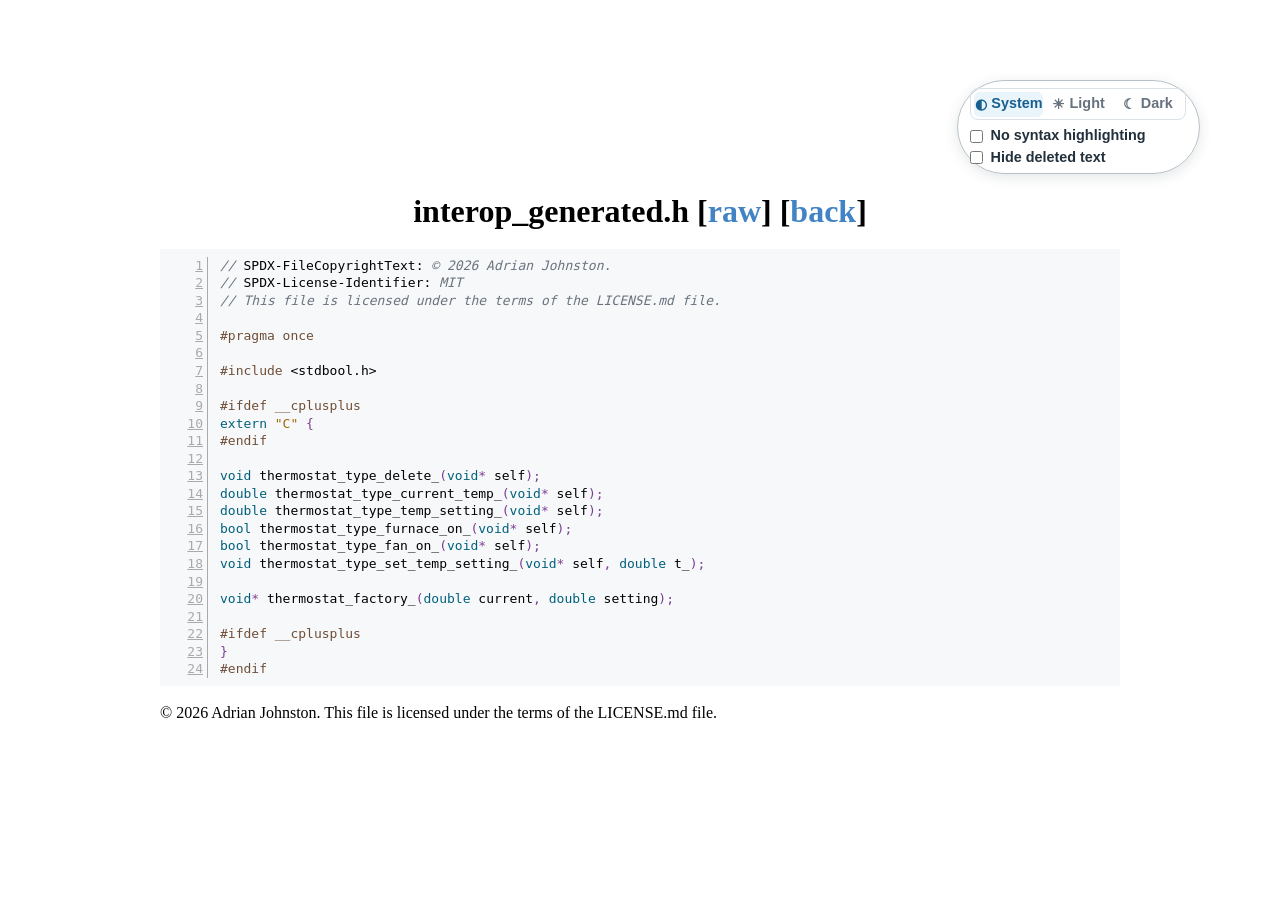
<file: interop_generated.h.html>
<!DOCTYPE html>
<html xmlns="http://www.w3.org/1999/xhtml" lang="en" xml:lang="en">
<head>
  <meta charset="utf-8" />
  <meta name="generator" content="mpark/wg21" />
  <meta name="viewport" content="width=device-width, initial-scale=1.0, user-scalable=yes" />
  <title>interop_generated.h</title>
  <style>

span.smallcaps{font-variant: small-caps;}
div.columns{display: flex; gap: min(4vw, 1.5em);}
div.column{flex: auto; overflow-x: auto;}
div.hanging-indent{margin-left: 1.5em; text-indent: -1.5em;}

ul.task-list[class]{list-style: none;}
ul.task-list li input[type="checkbox"] {
font-size: inherit;
width: 0.8em;
margin: 0 0.8em 0.2em -1.6em;
vertical-align: middle;
}

html { -webkit-text-size-adjust: 100%; }
pre > code.sourceCode { white-space: pre; position: relative; }
pre > code.sourceCode > span { display: inline-block; line-height: 1.25; }
pre > code.sourceCode > span:empty { height: 1.2em; }
.sourceCode { overflow: visible; }
code.sourceCode > span { color: inherit; text-decoration: inherit; }
div.sourceCode { margin: 1em 0; }
pre.sourceCode { margin: 0; }
@media screen {
div.sourceCode { overflow: auto; }
}
@media print {
pre > code.sourceCode { white-space: pre-wrap; }
pre > code.sourceCode > span { text-indent: -5em; padding-left: 5em; }
}
pre.numberSource code
{ counter-reset: source-line 0; }
pre.numberSource code > span
{ position: relative; left: -4em; counter-increment: source-line; }
pre.numberSource code > span > a:first-child::before
{ content: counter(source-line);
position: relative; left: -1em; text-align: right; vertical-align: baseline;
border: none; display: inline-block;
-webkit-touch-callout: none; -webkit-user-select: none;
-khtml-user-select: none; -moz-user-select: none;
-ms-user-select: none; user-select: none;
padding: 0 4px; width: 4em;
color: #aaaaaa;
}
pre.numberSource { margin-left: 3em; border-left: 1px solid #aaaaaa; padding-left: 4px; }
div.sourceCode
{ background-color: #f6f8fa; }
@media screen {
pre > code.sourceCode > span > a:first-child::before { text-decoration: underline; }
}
code span { } 
code span.al { color: #ff0000; } 
code span.an { } 
code span.at { } 
code span.bn { color: #9f6807; } 
code span.bu { color: #9f6807; } 
code span.cf { color: #00607c; } 
code span.ch { color: #9f6807; } 
code span.cn { } 
code span.co { color: #6a737d; font-style: italic; } 
code span.cv { color: #6a737d; font-style: italic; } 
code span.do { color: #6a737d; } 
code span.dt { color: #00607c; } 
code span.dv { color: #9f6807; } 
code span.er { color: #ff0000; font-weight: bold; } 
code span.ex { } 
code span.fl { color: #9f6807; } 
code span.fu { } 
code span.im { } 
code span.in { color: #6a737d; } 
code span.kw { color: #00607c; } 
code span.op { color: #7b3e91; } 
code span.ot { } 
code span.pp { color: #6f4e37; } 
code span.re { } 
code span.sc { color: #9f6807; } 
code span.ss { color: #9f6807; } 
code span.st { color: #9f6807; } 
code span.va { } 
code span.vs { color: #9f6807; } 
code span.wa { color: #6a737d; font-weight: bold; } 
</style>
  <style type="text/css">
body {
margin: 5em;
font-family: serif;

hyphens: auto;
line-height: 1.35;
text-align: justify;
}
@media screen and (max-width: 30em) {
body {
margin: 1.5em;
}
}
div.wrapper {
max-width: 60em;
margin: auto;
}
ul {
list-style-type: none;
padding-left: 2em;
margin-top: -0.2em;
margin-bottom: -0.2em;
}
a {
text-decoration: none;
color: #4183C4;
}
a.hidden_link {
text-decoration: none;
color: inherit;
}
li {
margin-top: 0.6em;
margin-bottom: 0.6em;
}
h1, h2, h3, h4 {
position: relative;
line-height: 1;
}
a.self-link {
position: absolute;
top: 0;
left: calc(-1 * (3.5rem - 26px));
width: calc(3.5rem - 26px);
height: 2em;
text-align: center;
border: none;
transition: opacity .2s;
opacity: .5;
font-family: sans-serif;
font-weight: normal;
font-size: 83%;
}
a.self-link:hover { opacity: 1; }
a.self-link::before { content: "§"; }
ul > li:before {
content: "\2014";
position: absolute;
margin-left: -1.5em;
}
:target { background-color: yellow; }
:target .codeblock { background-color: yellow; }
:target .sourceCode { background-color: yellow; }
:target ul { background-color: yellow; }
p:has(> span.marginalizedparent > a.marginalized:target),
li:has(> span.marginalizedparent > a.marginalized:target) {
background-color: yellow;
}
a.marginalized:target { background-color: transparent; }
.abbr_ref { float: right; }
.folded_abbr_ref { float: right; }
:target .folded_abbr_ref { display: none; }
:target .unfolded_abbr_ref { float: right; display: inherit; }
.unfolded_abbr_ref { display: none; }
.secnum { display: inline-block; min-width: 35pt; }
.header-section-number { display: inline-block; min-width: 35pt; }
.annexnum { display: block; }
div.sourceLinkParent {
float: right;
}
a.sourceLink {
position: absolute;
opacity: 0;
margin-left: 10pt;
}
a.sourceLink:hover {
opacity: 1;
}
a.itemDeclLink {
position: absolute;
font-size: 75%;
text-align: right;
width: 5em;
opacity: 0;
}
a.itemDeclLink:hover { opacity: 1; }
span.marginalizedparent {
position: relative;
left: -5em;
}
li span.marginalizedparent { left: -7em; }
li ul > li span.marginalizedparent { left: -9em; }
li ul > li ul > li span.marginalizedparent { left: -11em; }
li ul > li ul > li ul > li span.marginalizedparent { left: -13em; }
div.footnoteNumberParent {
position: relative;
left: -4.7em;
}
a.marginalized {
position: absolute;
font-size: 75%;
text-align: right;
width: 5em;
}
a.enumerated_item_num {
position: relative;
left: -3.5em;
display: inline-block;
margin-right: -3em;
text-align: right;
width: 3em;
}
div.para { margin-bottom: 0.6em; margin-top: 0.6em; text-align: justify; }
div.section { text-align: justify; }
div.sentence { display: inline; }
span.indexparent {
display: inline;
position: relative;
float: right;
right: -1em;
}
a.index {
position: absolute;
display: none;
}
a.index:before { content: "⟵"; }

a.index:target {
display: inline;
}
.indexitems {
margin-left: 2em;
text-indent: -2em;
}
div.itemdescr {
margin-left: 3em;
}
.bnf {
font-family: serif;
margin-left: 40pt;
margin-top: 0.5em;
margin-bottom: 0.5em;
}
.ncbnf {
font-family: serif;
margin-top: 0.5em;
margin-bottom: 0.5em;
margin-left: 40pt;
}
.ncsimplebnf {
font-family: serif;
font-style: italic;
margin-top: 0.5em;
margin-bottom: 0.5em;
margin-left: 40pt;
background: inherit; 
}
span.textnormal {
font-style: normal;
font-family: serif;
white-space: normal;
display: inline-block;
}
span.rlap {
display: inline-block;
width: 0px;
}
span.descr { font-style: normal; font-family: serif; }
span.grammarterm { font-style: italic; }
span.term { font-style: italic; }
span.terminal { font-family: monospace; font-style: normal; }
span.nonterminal { font-style: italic; }
span.tcode { font-family: monospace; font-style: normal; }
span.textbf { font-weight: bold; }
span.textsc { font-variant: small-caps; }
a.nontermdef { font-style: italic; font-family: serif; }
span.emph { font-style: italic; }
span.techterm { font-style: italic; }
span.mathit { font-style: italic; }
span.mathsf { font-family: sans-serif; }
span.mathrm { font-family: serif; font-style: normal; }
span.textrm { font-family: serif; }
span.textsl { font-style: italic; }
span.mathtt { font-family: monospace; font-style: normal; }
span.mbox { font-family: serif; font-style: normal; }
span.ungap { display: inline-block; width: 2pt; }
span.textit { font-style: italic; }
span.texttt { font-family: monospace; }
span.tcode_in_codeblock { font-family: monospace; font-style: normal; }
span.phantom { color: white; }

span.math { font-style: normal; }
span.mathblock {
display: block;
margin-left: auto;
margin-right: auto;
margin-top: 1.2em;
margin-bottom: 1.2em;
text-align: center;
}
span.mathalpha {
font-style: italic;
}
span.synopsis {
font-weight: bold;
margin-top: 0.5em;
display: block;
}
span.definition {
font-weight: bold;
display: block;
}
.codeblock {
margin-left: 1.2em;
line-height: 127%;
}
.outputblock {
margin-left: 1.2em;
line-height: 127%;
}
div.itemdecl {
margin-top: 2ex;
}
code.itemdeclcode {
white-space: pre;
display: block;
}
span.textsuperscript {
vertical-align: super;
font-size: smaller;
line-height: 0;
}
.footnotenum { vertical-align: super; font-size: smaller; line-height: 0; }
.footnote {
font-size: small;
margin-left: 2em;
margin-right: 2em;
margin-top: 0.6em;
margin-bottom: 0.6em;
}
div.minipage {
display: inline-block;
margin-right: 3em;
}
div.numberedTable {
text-align: center;
margin: 2em;
}
div.figure {
text-align: center;
margin: 2em;
}
table {
border: 1px solid black;
border-collapse: collapse;
margin-left: auto;
margin-right: auto;
margin-top: 0.8em;
text-align: left;
hyphens: none; 
}
td, th {
padding-left: 1em;
padding-right: 1em;
vertical-align: top;
}
td.empty {
padding: 0px;
padding-left: 1px;
}
td.left {
text-align: left;
}
td.right {
text-align: right;
}
td.center {
text-align: center;
}
td.justify {
text-align: justify;
}
td.border {
border-left: 1px solid black;
}
tr.rowsep, td.cline {
border-top: 1px solid black;
}
tr.even, tr.odd {
border-bottom: 1px solid black;
}
tr.capsep {
border-top: 3px solid black;
border-top-style: double;
}
tr.header {
border-bottom: 3px solid black;
border-bottom-style: double;
}
th {
border-bottom: 1px solid black;
}
span.centry {
font-weight: bold;
}
div.table {
display: block;
margin-left: auto;
margin-right: auto;
text-align: center;
width: 90%;
}
span.indented {
display: block;
margin-left: 2em;
margin-bottom: 1em;
margin-top: 1em;
}
ol.enumeratea { list-style-type: none; background: inherit; }
ol.enumerate { list-style-type: none; background: inherit; }

</style>
  <style type="text/css">:root {
color-scheme: light;
--unchanged-color: #898887;
--add-color: #006e28;
--rm-color: #bf0303;
--note-color: #0000ff;
--not-proposed-color: #7151a8;
--not-proposed-bg-color: rgba(113, 81, 168, 0.06);
}
.document-info {
display: inline-flex;
align-items: center;
gap: 0.3rem;
}
.document-link {
display: inline-block;
padding: 0 0.4em;
border: 1px solid var(--toc-border, #d9e1e7);
border-radius: 0.4rem;
color: var(--toc-muted, #66727d);
font: 600 0.8em/1 sans-serif;
text-decoration: none;
vertical-align: text-bottom;
}
.document-link:hover {
border-color: var(--toc-hover-border, #bdc9d2);
background: var(--toc-hover-bg, #f2f6f8);
color: var(--toc-hover-text, #244d6b);
}
.document-link:focus-visible {
outline: 2px solid var(--toc-accent, #2878b5);
outline-offset: 1px;
}
table thead tr {
border-bottom: 3px solid black;
border-bottom-style: double;
}
table tbody tr {
border-bottom: 1px solid black;
}
.cmptable {
width: 100%;
}

ins, del {
text-decoration-thickness: 1px;
}

ins {
text-underline-offset: 3.5px;
}
.add {
color: var(--add-color);
}
.rm {
color: var(--rm-color);
}
code.diff {
color: var(--unchanged-color);
}
code.diff span.va {
color: var(--add-color);
}
code.diff span.st {
color: var(--rm-color);
}
.ednote,
.draftnote {
color: var(--note-color);
}

div.sourceCode {
padding: 0.5em;
}
div.sourceCode:has(> pre.not_proposed) {
padding: 0.65em 0.8em 0.65em 1.1em;
border-left: 0.25em solid var(--not-proposed-color);
background-color: var(--not-proposed-bg-color);
}
div.sourceCode:has(> pre.not_proposed)::before {
content: "\2298\2002 Not proposed";
display: block;
margin-bottom: 0.8em;
color: var(--not-proposed-color);
font: 600 0.95rem/1.2 sans-serif;
}
</style>
  <style type="text/css">
#title-block-header > table {
border: none;
float: right;
}
#title-block-header > table tbody tr {
border-bottom: none;
}
details.collapsed > summary {
list-style: none;
cursor: pointer;
}
details.collapsed > summary::-webkit-details-marker {
display: none;
}
details.collapsed > summary .collapse-marker {
--collapse-marker-offset: 0.15em;
display: inline-block;
width: 0;
margin-right: 0.5em;
height: 0;
border-top: 0.3em solid transparent;
border-bottom: 0.3em solid transparent;
border-left: 0.45em solid currentColor;
transform: translateX(var(--collapse-marker-offset));
transform-origin: 0.15em center;
vertical-align: 0.1em;
}
details.collapsed > summary .collapse-marker:first-child {
--collapse-marker-offset: 0.075em;
width: calc(35pt - 0.45em);
margin-right: 0.25em;
}
details.collapsed[open] > summary .collapse-marker {
transform: translateX(var(--collapse-marker-offset)) rotate(90deg);
}
details.collapsed > summary > :is(h1, h2, h3, h4, h5, h6) {
margin-bottom: 0;
}
body[data-syntax-highlighting="off"] code.sourceCode:not(.diff) span:not(.add, .rm, .co, .cv, .do, .in) {
color: inherit !important;
font-style: inherit !important;
font-weight: inherit !important;
text-decoration: inherit !important;
}
body[data-deleted-text="hide"] .rm del {
display: none !important;
}
</style>
  <style type="text/css">
:root {
--toc-width: 19rem;
--toc-right: clamp(1rem, 2vw, 2.5rem);
--toc-top: 9.5rem;
--toc-accent: #2878b5;
--toc-active-bg: #eaf4fb;
--toc-active-text: #175f91;
--toc-border: #d9e1e7;
--toc-heading: #4d5c68;
--toc-hover-bg: #f2f6f8;
--toc-hover-border: #bdc9d2;
--toc-hover-text: #244d6b;
--toc-muted: #66727d;
--toc-rail: #dfe6eb;
--toc-section-number: #89949d;
--toc-scrollbar: #b8c3cc;
--toc-surface: rgba(255, 255, 255, 0.96);
--toc-panel-shadow:
0 0.75rem 2.25rem rgba(30, 55, 75, 0.08),
0 0.125rem 0.4rem rgba(30, 55, 75, 0.05);
--view-controls-bg: rgba(255, 255, 255, 0.96);
--view-controls-border: #b7c0c8;
--view-controls-color: #22303c;
--view-controls-hover: #f3f6f8;
--view-controls-shadow: 0 0.2rem 0.8rem rgba(34, 48, 60, 0.12);
}

.view-controls {
position: sticky;
top: 0.75rem;
z-index: 1000;
display: flex;
flex-direction: column;
align-items: flex-start;
gap: 0.35rem;
width: fit-content;
margin-left: auto;
margin-bottom: 1rem;
padding: 0.45rem 0.8rem;
border: 1px solid var(--view-controls-border);
border-radius: 999px;
background: var(--view-controls-bg);
color: var(--view-controls-color);
font: 600 0.9rem/1.1 sans-serif;
box-shadow: var(--view-controls-shadow);
}
.view-controls:hover {
background: var(--view-controls-hover);
}
.view-controls label {
display: flex;
align-items: center;
gap: 0.45rem;
}
.view-controls input {
margin: 0;
}
.view-controls span {
white-space: nowrap;
}
.theme-switcher {
display: flex;
align-self: stretch;
min-width: 0;
margin: 0 0 0.15rem;
padding: 0.15rem;
border: 1px solid var(--toc-border);
border-radius: 0.5rem;
}
.theme-switcher legend {
position: absolute;
width: 1px;
height: 1px;
padding: 0;
overflow: hidden;
clip: rect(0, 0, 0, 0);
white-space: nowrap;
border: 0;
}
.theme-switcher button {
display: inline-flex;
min-width: 0;
align-items: center;
justify-content: center;
gap: 0.3rem;
flex: 1;
padding: 0.3rem 0.4rem;
border: 0;
border-radius: 0.35rem;
background: transparent;
color: var(--toc-muted);
font: inherit;
cursor: pointer;
}
.theme-switcher button:hover {
background: var(--toc-hover-bg);
color: var(--toc-hover-text);
}
.theme-switcher button:focus-visible {
outline: 2px solid var(--toc-accent);
outline-offset: 1px;
}
.theme-switcher button[aria-pressed="true"] {
background: var(--toc-active-bg);
color: var(--toc-active-text);
font-weight: 600;
}
.theme-icon {
font-size: 0.9rem;
line-height: 1;
}
.table-of-contents .toc-progress {
display: none;
}
.toc-mobile-bar,
.toc-dialog,
.toc-mobile-title,
.toc-mobile-trigger,
.toc-expand-toggle {
display: none;
}

@media screen and (max-width: 89.999em) {
html,
body {
max-width: 100%;
}
html {
overflow-x: hidden;
overflow-x: clip;
}
.wrapper {
max-width: 100%;
}
.wrapper div.sourceCode {
max-width: 100%;
box-sizing: border-box;
}

.wrapper .table-wrapper {
max-width: 100%;
overflow-x: auto;
overscroll-behavior-inline: contain;
}
body.toc-ready .table-of-contents {
display: none;
}
body.toc-ready :is(h1, h2, h3, h4, h5, h6)[id] {
scroll-margin-top: 4.5rem;
}
body.toc-menu-open {
overflow: hidden;
}
body.toc-ready .toc-mobile-bar {
position: fixed;
inset: 0 0 auto;
z-index: 1100;
display: flex;
align-items: center;
gap: 1rem;
height: 3.5rem;
box-sizing: border-box;
padding:
0.5rem max(1rem, env(safe-area-inset-right))
0.5rem max(1rem, env(safe-area-inset-left));
border-bottom: 1px solid var(--toc-border);
background: var(--toc-surface);
box-shadow: 0 0.25rem 1rem rgba(30, 55, 75, 0.08);
backdrop-filter: blur(0.85rem);
font-family: ui-sans-serif, -apple-system, BlinkMacSystemFont, "Segoe UI",
sans-serif;
}
.toc-mobile-bar .view-controls {
position: static;
z-index: auto;
flex-direction: row;
align-items: center;
gap: 0.35rem;
width: auto;
margin: 0;
padding: 0;
border: 0;
border-radius: 0;
background: transparent;
color: var(--toc-muted);
box-shadow: none;
font: 600 0.72rem/1 ui-sans-serif, -apple-system, BlinkMacSystemFont,
"Segoe UI", sans-serif;
}
.toc-mobile-bar .view-controls:hover {
background: transparent;
}
.toc-mobile-bar .view-controls label {
gap: 0.35rem;
padding: 0.45rem 0.55rem;
border: 1px solid var(--toc-border);
border-radius: 0.6rem;
background: transparent;
cursor: pointer;
}
.toc-mobile-bar .view-controls label:hover {
border-color: var(--toc-hover-border);
background: var(--toc-hover-bg);
color: var(--toc-hover-text);
}
.toc-mobile-bar .view-controls input {
accent-color: var(--toc-accent);
}
.toc-mobile-bar .view-controls input:focus-visible {
outline: 2px solid var(--toc-accent);
outline-offset: 2px;
}
.toc-mobile-bar .theme-switcher {
align-self: center;
margin: 0;
}
body[data-syntax-highlighting="off"]
.toc-mobile-bar label[for="no-syntax-highlighting-toggle"],
body[data-deleted-text="hide"]
.toc-mobile-bar label[for="hide-deleted-text-toggle"] {
border-color: color-mix(in srgb,
var(--toc-accent) 35%, var(--toc-border));
background: var(--toc-active-bg);
color: var(--toc-active-text);
}
body.toc-ready .toc-mobile-title {
display: block;
min-width: 0;
flex: 1;
overflow: hidden;
color: var(--toc-heading);
font-size: 0.9rem;
font-weight: 600;
line-height: 1.2;
text-overflow: ellipsis;
white-space: nowrap;
}
body.toc-ready .toc-mobile-trigger {
display: inline-flex;
align-items: center;
gap: 0.5rem;
flex: 0 0 auto;
padding: 0.45rem 0.65rem;
border: 1px solid var(--toc-border);
border-radius: 0.6rem;
background: transparent;
color: var(--toc-heading);
font: 600 0.78rem/1 ui-sans-serif, -apple-system, BlinkMacSystemFont,
"Segoe UI", sans-serif;
cursor: pointer;
}
.toc-mobile-trigger:hover {
border-color: var(--toc-hover-border);
background: var(--toc-hover-bg);
}
.toc-mobile-trigger:focus-visible,
.toc-dialog-close:focus-visible,
.toc-dialog a:focus-visible {
outline: 2px solid var(--toc-accent);
outline-offset: 2px;
}
.toc-menu-icon {
position: relative;
width: 1rem;
height: 0.7rem;
flex: 0 0 auto;
border-top: 2px solid currentColor;
border-bottom: 2px solid currentColor;
box-sizing: border-box;
}
.toc-menu-icon::after {
content: "";
position: absolute;
top: 50%;
left: 0;
width: 100%;
border-top: 2px solid currentColor;
transform: translateY(-50%);
}
.toc-dialog[open] {
position: fixed;
inset: 0;
z-index: 1200;
display: flex;
flex-direction: column;
width: min(32rem, calc(100vw - 2rem));
max-width: none;
max-height: min(46rem, calc(100dvh - 2rem));
box-sizing: border-box;
margin: auto;
padding: 0;
overflow: hidden;
border: 1px solid var(--toc-border);
border-radius: 1rem;
background: var(--toc-surface);
color: var(--toc-muted);
box-shadow: 0 1.5rem 5rem rgba(20, 35, 45, 0.28);
font-family: ui-sans-serif, -apple-system, BlinkMacSystemFont, "Segoe UI",
sans-serif;
text-align: left;
hyphens: none;
}
.toc-dialog::backdrop {
background: rgba(20, 30, 38, 0.45);
backdrop-filter: blur(0.15rem);
}
.toc-dialog-header {
display: flex;
flex: 0 0 auto;
align-items: flex-start;
gap: 1rem;
padding: 1rem 1rem 0.9rem 1.15rem;
border-bottom: 1px solid var(--toc-border);
}
.toc-dialog-heading {
min-width: 0;
flex: 1;
}
.toc-dialog-eyebrow {
margin: 0 0 0.3rem;
color: var(--toc-accent);
font-size: 0.68rem;
font-weight: 700;
letter-spacing: 0.11em;
line-height: 1;
text-transform: uppercase;
}
.toc-dialog-title {
margin: 0;
overflow: hidden;
color: var(--toc-heading);
font-size: 1rem;
font-weight: 650;
line-height: 1.25;
text-overflow: ellipsis;
white-space: nowrap;
}
.toc-dialog-close {
display: grid;
width: 2rem;
height: 2rem;
flex: 0 0 auto;
place-items: center;
padding: 0;
border: 0;
border-radius: 50%;
background: transparent;
color: var(--toc-muted);
font: 400 1.5rem/1 sans-serif;
cursor: pointer;
}
.toc-dialog-close:hover {
background: var(--toc-hover-bg);
color: var(--toc-heading);
}
.toc-dialog-nav {
min-height: 0;

flex: 1 1 auto;
overflow-y: auto;
overscroll-behavior: contain;
padding: 0.75rem 0.8rem 1rem;
scrollbar-width: thin;
scrollbar-color: var(--toc-scrollbar) transparent;
}
.toc-dialog ul {
padding-left: 0;
margin: 0;
list-style: none;
}
.toc-dialog ul ul {
position: relative;
padding-left: 0.9rem;
margin: 0.15rem 0 0.25rem 0.65rem;
}
.toc-dialog ul ul::before {
content: "";
position: absolute;
top: 0.2rem;
bottom: 0.2rem;
left: 0;
width: 1px;
background: var(--toc-rail);
}
.toc-dialog li,
.toc-dialog li > ul {
display: block;
margin-top: 0;
margin-bottom: 0;
}
.toc-dialog li::before {
display: none;
}
.toc-dialog a {
display: block;
margin: 0.0625rem 0;
padding: 0.38rem 0.55rem 0.38rem 0.65rem;
border-left: 2px solid transparent;
border-radius: 0 0.45rem 0.45rem 0;
color: var(--toc-muted);
font-size: 0.875rem;
line-height: 1.35;
text-decoration: none;
overflow-wrap: anywhere;
}
.toc-dialog a:hover {
color: var(--toc-hover-text);
background: var(--toc-hover-bg);
}
.toc-dialog a.active {
border-left-color: var(--toc-accent);
background: var(--toc-active-bg);
color: var(--toc-active-text);
font-weight: 600;
}
.toc-dialog .toc-section-number {
color: var(--toc-section-number);
font-variant-numeric: tabular-nums;
}
.toc-dialog code,
.toc-dialog code span {
color: inherit !important;
background: transparent !important;
font-size: 0.96em;
font-weight: inherit;
}
}
@media screen and (max-width: 30em) {
a.self-link {
left: -1.5rem;
width: 1.5rem;
}
body.toc-ready {
padding-top: 3.25rem;
}
.toc-mobile-trigger-label {
position: absolute;
width: 1px;
height: 1px;
padding: 0;
overflow: hidden;
clip: rect(0, 0, 0, 0);
white-space: nowrap;
border: 0;
}
.toc-mobile-trigger {
padding-inline: 0.6rem;
}
.toc-dialog[open] {
width: calc(100vw - 1rem);
max-height: calc(100dvh - 1rem);
border-radius: 0.875rem;
}
}
@media screen and (max-width: 47.999em) {
body.toc-ready .toc-mobile-title {
display: none;
}
.toc-mobile-bar .view-controls {
min-width: 0;
flex: 1;
}
.toc-mobile-bar .view-controls label {
justify-content: center;
min-width: 0;
flex: 1;
}
.toc-mobile-bar .theme-label {
display: none;
}
.toc-mobile-bar .theme-switcher button {
flex: 0 0 auto;
padding-inline: 0.35rem;
}
}
@media screen and (max-width: 35.999em) {
.toc-mobile-bar .view-controls > label > span {
font-size: 0;
}
.toc-mobile-bar label[for="no-syntax-highlighting-toggle"] span::after {
content: "No highlight";
font-size: 0.72rem;
}
.toc-mobile-bar label[for="hide-deleted-text-toggle"] span::after {
content: "Hide deleted";
font-size: 0.72rem;
}
}
@media screen and (min-width: 90em) {
.toc-mobile-bar {
display: block;
}

body.has-toc {
margin-right: calc(
var(--toc-right) + var(--toc-width) + 2rem
);
}

body.has-toc .view-controls {
position: fixed;
top: 1rem;
right: var(--toc-right);
width: var(--toc-width);
box-sizing: border-box;
margin: 0;
padding: 0.6rem 0.75rem;
border-color: var(--toc-border);
border-radius: 0.875rem;
background: var(--toc-surface);
color: var(--toc-muted);
box-shadow: var(--toc-panel-shadow);
backdrop-filter: blur(0.75rem);
font-family: ui-sans-serif, -apple-system, BlinkMacSystemFont, "Segoe UI",
sans-serif;
font-size: 0.825rem;
font-weight: 400;
line-height: 1.38;
}
body.has-toc .view-controls:hover {
background: var(--toc-surface);
}
body.has-toc .view-controls label {
align-self: stretch;
padding: 0.3rem 0.55rem 0.3rem 0.6rem;
border-left: 2px solid transparent;
border-radius: 0 0.4rem 0.4rem 0;
cursor: pointer;
transition:
background-color 120ms ease,
color 120ms ease;
}
body.has-toc .view-controls label:hover {
background: var(--toc-hover-bg);
color: var(--toc-hover-text);
}
body.has-toc .view-controls input {
accent-color: var(--toc-accent);
}
body.has-toc .view-controls input:focus-visible {
outline: 2px solid var(--toc-accent);
outline-offset: 2px;
}
.table-of-contents {
position: fixed;
top: var(--toc-top);
right: var(--toc-right);
width: var(--toc-width);
max-height: calc(100vh - var(--toc-top) - 1.5rem);
box-sizing: border-box;
overflow-y: auto;
overscroll-behavior: contain;
border: 1px solid var(--toc-border);
border-radius: 0.875rem;
background: var(--toc-surface);
box-shadow: var(--toc-panel-shadow);
scrollbar-width: thin;
scrollbar-color: var(--toc-scrollbar) transparent;
font-family: ui-sans-serif, -apple-system, BlinkMacSystemFont, "Segoe UI",
sans-serif;
font-size: 0.825rem;
line-height: 1.38;
text-align: left;
hyphens: none;
color: var(--toc-muted);
}
.table-of-contents .toc-chrome {
position: sticky;
top: 0;
z-index: 2;
padding: 0.9rem 0.95rem 0.7rem;
border-bottom: 1px solid var(--toc-border);
background: var(--toc-surface);
backdrop-filter: blur(0.75rem);
}
.table-of-contents .toc-title-row {
display: flex;
align-items: center;
gap: 0.75rem;
}
.table-of-contents .table-of-contents-title {
display: flex;
align-items: center;
gap: 0.55rem;
min-width: 0;
flex: 1;
font-size: 0.72rem;
font-weight: 700;
line-height: 1;
letter-spacing: 0.11em;
text-transform: uppercase;
color: #4d5c68;
border-bottom: none !important;
margin: 0;
}
.table-of-contents .toc-expand-toggle {
display: inline-flex;
min-width: 4.7rem;
align-items: center;
justify-content: center;
flex: 0 0 auto;
padding: 0.3rem 0.45rem;
border: 1px solid var(--toc-border);
border-radius: 0.45rem;
background: transparent;
color: var(--toc-muted);
font: 600 0.68rem/1 ui-sans-serif, -apple-system, BlinkMacSystemFont,
"Segoe UI", sans-serif;
cursor: pointer;
transition:
background-color 120ms ease,
border-color 120ms ease,
color 120ms ease;
}
.table-of-contents .toc-expand-toggle[hidden] {
display: none;
}
.table-of-contents .toc-expand-toggle:hover {
border-color: var(--toc-hover-border);
background: var(--toc-hover-bg);
color: var(--toc-hover-text);
}
.table-of-contents .toc-expand-toggle:focus-visible {
outline: 2px solid var(--toc-accent);
outline-offset: 2px;
}
.table-of-contents .table-of-contents-title::before {
content: "";
width: 0.45rem;
height: 0.45rem;
flex: 0 0 auto;
border-radius: 50%;
background: var(--toc-accent);
box-shadow: 0 0 0 0.2rem color-mix(in srgb,
var(--toc-accent) 14%, transparent);
}
.table-of-contents .toc-progress {
display: block;
height: 0.1875rem;
margin-top: 0.75rem;
overflow: hidden;
border-radius: 999px;
background: var(--toc-rail);
}
.table-of-contents .toc-progress-bar {
display: block;
width: 100%;
height: 100%;
border-radius: inherit;
background: var(--toc-accent);
transform: scaleX(0);
transform-origin: left center;
}
.table-of-contents > ul {
padding: 0.65rem 0.75rem 0.8rem;
margin: 0;
}
.table-of-contents ul ul {
position: relative;
padding-left: 0.85rem;
margin: 0.15rem 0 0.25rem 0.55rem;
}
.table-of-contents ul ul::before {
content: "";
position: absolute;
top: 0.15rem;
bottom: 0.2rem;
left: 0;
width: 1px;
background: var(--toc-rail);
}

body.toc-ready .table-of-contents li > ul {
display: none;
}
body.toc-ready .table-of-contents li.active-path > ul {
display: block;
}
body.toc-ready .table-of-contents.toc-expanded li > ul {
display: block;
}
.table-of-contents li {
margin: 0;
}
.table-of-contents li::before {
display: none;
}
.table-of-contents a {
display: block;
margin: 0.0625rem 0;
padding: 0.3rem 0.55rem 0.3rem 0.6rem;
border-left: 2px solid transparent;
border-radius: 0 0.4rem 0.4rem 0;
color: var(--toc-muted);
text-decoration: none;
overflow-wrap: anywhere;
transition:
background-color 120ms ease,
border-color 120ms ease,
color 120ms ease;
}
.table-of-contents a:hover {
color: var(--toc-hover-text);
background: var(--toc-hover-bg);
}
.table-of-contents a:focus-visible {
outline: 2px solid var(--toc-accent);
outline-offset: 1px;
}
.table-of-contents a.active {
color: var(--toc-active-text);
border-left-color: var(--toc-accent);
background: var(--toc-active-bg);
font-weight: 600;
}
.table-of-contents .toc-section-number {
color: var(--toc-section-number);
font-weight: 400;
font-variant-numeric: tabular-nums;
margin-right: 0.2em;
}
.table-of-contents a.active .toc-section-number {
color: inherit;
opacity: 0.78;
}

.table-of-contents code,
.table-of-contents code span {
color: inherit !important;
background: transparent !important;
font-size: 0.96em;
font-weight: inherit;
}
}
@media screen and (min-width: 90em) and (prefers-reduced-motion: reduce) {
.table-of-contents a {
transition: none;
}
.table-of-contents .toc-expand-toggle {
transition: none;
}
}
@media print {
.view-controls,
.toc-mobile-bar,
.toc-dialog {
display: none;
}
}
</style>
  <style type="text/css">


body[data-syntax-highlighting="off"]
code.sourceCode:not(.diff)
span:is(.co, .cv, .do, .in) {
color: inherit !important;
font-style: inherit !important;
}
body:has(pre.lineAnchors) #title-block-header > table {
display: none;
}
</style>
  <style id="dark-theme-styles" media="screen and (prefers-color-scheme: dark)">

body {
background-color: #171717;
color: #e0e0e0;
}
span.mjx-mstyle { color: #e0e0e0 !important }
a:link { color: #74bdff; }
a:visited { color: #c38aff; }
a.hidden_link {
text-decoration: none;
color: inherit;
}
span.phantom { color: #171717; }
a.index:before { color: #e0e0e0; background-color: #4b6353; }
.comment { color: #40f040; }
.footnote .comment { color: #60ff60; }
.example .comment { color: #60ff60; }
.note .comment { color: #60ff60; }
span.keyword { color: #32eade; }
span.parenthesis { color: #ff7070; }
span.curlybracket { color: #ff7070; }
span.squarebracket { color: #ff7070; }
span.literal { color: #ffd867; }
span.literalterminal { color: #ffd867; }
span.operator { color: #dac6d9; }
span.anglebracket { color: #dac6d9; }
span.preprocessordirective { color: #c28c68; }
table { border-color: #e0e0e0; }
td.border { border-color: #e0e0e0; }
td.border { border-left-color: #e0e0e0; }
tr.rowsep, td.cline { border-top-color: #e0e0e0; }
tr.capsep { border-top-color: #e0e0e0; }
th { border-bottom-color: #e0e0e0; }
.footnoteSeparator { background-color: #e0e0e0; }
text { fill: #e0e0e0; }
path { stroke: #e0e0e0; }
polygon { stroke: #e0e0e0; fill: #e0e0e0; }
ellipse { stroke: #e0e0e0; }
:target { background-color: #4b6345; color: #ffffff; }
:target .codeblock { background-color: #4b6345; }
:target ul { background-color: #4b6345; }
:target a:link { color: #9fcdff; }
:target a:visited { color: #d39aff; }
:target a.hidden_link { text-decoration: none; color: inherit; }
:target span.keyword { color: #52faee; }
:target span.parenthesis { color: #ff4060; font-weight: bold; }
:target span.curlybracket { color: #ff4060; font-weight: bold; }
:target span.squarebracket { color: #ff4060; font-weight: bold; }
:target span.literal { color: #ffe070; }
:target span.literalterminal { color: #ffe070; }
:target span.operator { color: #ffffff; }
:target span.anglebracket { color: #ffffff; }
:target span.preprocessordirective { color: #e0968f; }
:target .comment { color: #75ff20; }
:target .footnote .comment { color: #75ff20; }
:target .example .comment { color: #75ff20; }
:target .note .comment { color: #75ff20; }

:root {
color-scheme: dark;
--unchanged-color: #e0e0e0;
--add-color: #d0fddd;
--rm-color: #ff9b98;
--note-color: #6699ff;
--not-proposed-color: #c2a4f5;
--not-proposed-bg-color: rgba(194, 164, 245, 0.07);
}
table thead tr {
border-bottom-color: #e0e0e0;
}
table tbody tr {
border-bottom-color: #e0e0e0;
}
div.sourceCode {
background-color: rgba(255, 255, 255, 0.03);
}
mark {
background-color: #665c00;
color: #ffffff;
}
code span.al,
code span.er {
color: #ff7070;
}
code span.cf,
code span.dt,
code span.kw {
color: #32eade;
}
code span.bn,
code span.bu,
code span.ch,
code span.dv,
code span.fl,
code span.sc,
code span.ss,
code span.st,
code span.vs {
color: #ffd867;
}
code span.co,
code span.cv,
code span.do,
code span.in,
code span.wa {
color: #60ff60;
}
code span.op {
color: #dac6d9;
}
code span.pp {
color: #c28c68;
}
:target .sourceCode,
p:has(> span.marginalizedparent > a.marginalized:target),
li:has(> span.marginalizedparent > a.marginalized:target) {
background-color: #4b6345;
}

:root {
--toc-accent: #62b0eb;
--toc-active-bg: rgba(70, 145, 200, 0.16);
--toc-active-text: #84c7f5;
--toc-border: #3b454e;
--toc-heading: #d2d9de;
--toc-hover-bg: rgba(255, 255, 255, 0.055);
--toc-hover-border: #59636c;
--toc-hover-text: #dceaf4;
--toc-muted: #abb5bd;
--toc-panel-shadow: 0 0.5rem 1.5rem rgba(0, 0, 0, 0.28);
--toc-rail: #414b54;
--toc-section-number: #7f8a93;
--toc-scrollbar: #59636c;
--toc-surface: rgba(28, 28, 28, 0.96);
--view-controls-bg: rgba(37, 37, 37, 0.96);
--view-controls-border: #59636c;
--view-controls-color: #e0e0e0;
--view-controls-hover: #303030;
--view-controls-shadow: 0 0.2rem 0.8rem rgba(0, 0, 0, 0.4);
} </style>
  <script>
    (() => {
      const root = document.documentElement;
      const darkStyles = document.getElementById('dark-theme-styles');
      const storageKey = 'mpark-wg21-theme';
      const themes = new Set(['system', 'light', 'dark']);

      let theme = 'system';
      try {
        const stored = localStorage.getItem(storageKey);
        if (themes.has(stored)) theme = stored;
      } catch (_) {
        // Local storage may be unavailable for local files or restricted contexts.
      }

      function applyTheme(value, persist) {
        theme = value;
        root.dataset.theme = value;
        darkStyles.media = value === 'dark'
          ? 'screen'
          : value === 'light' ? 'not all' : 'screen and (prefers-color-scheme: dark)';

        for (const button of document.querySelectorAll('button[data-theme-value]')) {
          button.setAttribute('aria-pressed', String(button.dataset.themeValue === value));
        }

        if (!persist) return;
        try {
          if (value === 'system') {
            localStorage.removeItem(storageKey);
          } else {
            localStorage.setItem(storageKey, value);
          }
        } catch (_) {
          // The selected theme still applies for this page.
        }
      }

      applyTheme(theme, false);
      document.addEventListener('DOMContentLoaded', () => {
        applyTheme(theme, false);
        for (const button of document.querySelectorAll('button[data-theme-value]')) {
          button.addEventListener('click', () => applyTheme(button.dataset.themeValue, true));
        }
      });
    })();  </script>
  <link href="[data-uri]" rel="icon" />
  
</head>
<body data-syntax-highlighting="on" data-deleted-text="show">
<form class="view-controls">
<fieldset class="theme-switcher">
<legend>Theme</legend>
<button type="button" data-theme-value="system" aria-label="Use system theme" aria-pressed="true" title="Use system theme">
<span class="theme-icon" aria-hidden="true">◐</span><span class="theme-label">System</span>
</button>
<button type="button" data-theme-value="light" aria-label="Use light theme" aria-pressed="false" title="Use light theme">
<span class="theme-icon" aria-hidden="true">☀</span><span class="theme-label">Light</span>
</button>
<button type="button" data-theme-value="dark" aria-label="Use dark theme" aria-pressed="false" title="Use dark theme">
<span class="theme-icon" aria-hidden="true">☾</span><span class="theme-label">Dark</span>
</button>
</fieldset>
<label for="no-syntax-highlighting-toggle">
<input id="no-syntax-highlighting-toggle" type="checkbox"></input>
<span>No syntax highlighting</span>
</label>
<label for="hide-deleted-text-toggle">
<input id="hide-deleted-text-toggle" type="checkbox"></input>
<span>Hide deleted text</span>
</label>
</form><div class="wrapper">
<header id="title-block-header">
<h1 class="title" style="text-align:center">interop_generated.h [<a href="https://whatchamacallem.github.io/std_interop/interop_generated.h">raw</a>]
[<a href="index.html">back</a>]</h1>
<table>
  <tr>
    <td>Document #:</td>
    <td>
      <span class="document-info">
        <span>D0000R0</span>
      <a class="document-link" href="https://wg21.link/P0000">Latest</a>
      <a class="document-link" href="https://wg21.link/P0000/status">Status</a>
      </span>
    </td>
  </tr>
  <tr>
    <td>Date:</td>
    <td>unassigned</td>
  </tr>
  <tr>
    <td style="vertical-align:top">Project:</td>
    <td>Programming Language C++</td>
  </tr>
  <tr>
    <td style="vertical-align:top">Audience:</td>
    <td>
      N/A<br>
    </td>
  </tr>
  <tr>
    <td style="vertical-align:top">Reply-to:</td>
    <td>
      Adrian Johnston<br>&lt;<a href="mailto:ajohnston54637@gmail.com" class="email">ajohnston54637@gmail.com</a>&gt;<br>
    </td>
  </tr>
</table>
</header>
<div style="clear:both">
<div class="sourceCode" id="cb1"><pre class="sourceCode numberSource cpp raw numberLines lineAnchors"><code class="sourceCode cpp"><span id="cb1-1"><a href="#cb1-1"></a><span class="co">// </span><span class="an">SPDX-FileCopyrightText:</span><span class="co"> © 2026 Adrian Johnston.</span></span>
<span id="cb1-2"><a href="#cb1-2"></a><span class="co">// </span><span class="an">SPDX-License-Identifier:</span><span class="co"> MIT</span></span>
<span id="cb1-3"><a href="#cb1-3"></a><span class="co">// This file is licensed under the terms of the LICENSE.md file.</span></span>
<span id="cb1-4"><a href="#cb1-4"></a></span>
<span id="cb1-5"><a href="#cb1-5"></a><span class="pp">#pragma once</span></span>
<span id="cb1-6"><a href="#cb1-6"></a></span>
<span id="cb1-7"><a href="#cb1-7"></a><span class="pp">#include </span><span class="im">&lt;stdbool.h&gt;</span></span>
<span id="cb1-8"><a href="#cb1-8"></a></span>
<span id="cb1-9"><a href="#cb1-9"></a><span class="pp">#ifdef __cplusplus</span></span>
<span id="cb1-10"><a href="#cb1-10"></a><span class="kw">extern</span> <span class="st">&quot;C&quot;</span> <span class="op">{</span></span>
<span id="cb1-11"><a href="#cb1-11"></a><span class="pp">#endif</span></span>
<span id="cb1-12"><a href="#cb1-12"></a></span>
<span id="cb1-13"><a href="#cb1-13"></a><span class="dt">void</span> thermostat_type_delete_<span class="op">(</span><span class="dt">void</span><span class="op">*</span> self<span class="op">);</span></span>
<span id="cb1-14"><a href="#cb1-14"></a><span class="dt">double</span> thermostat_type_current_temp_<span class="op">(</span><span class="dt">void</span><span class="op">*</span> self<span class="op">);</span></span>
<span id="cb1-15"><a href="#cb1-15"></a><span class="dt">double</span> thermostat_type_temp_setting_<span class="op">(</span><span class="dt">void</span><span class="op">*</span> self<span class="op">);</span></span>
<span id="cb1-16"><a href="#cb1-16"></a><span class="dt">bool</span> thermostat_type_furnace_on_<span class="op">(</span><span class="dt">void</span><span class="op">*</span> self<span class="op">);</span></span>
<span id="cb1-17"><a href="#cb1-17"></a><span class="dt">bool</span> thermostat_type_fan_on_<span class="op">(</span><span class="dt">void</span><span class="op">*</span> self<span class="op">);</span></span>
<span id="cb1-18"><a href="#cb1-18"></a><span class="dt">void</span> thermostat_type_set_temp_setting_<span class="op">(</span><span class="dt">void</span><span class="op">*</span> self<span class="op">,</span> <span class="dt">double</span> t_<span class="op">);</span></span>
<span id="cb1-19"><a href="#cb1-19"></a></span>
<span id="cb1-20"><a href="#cb1-20"></a><span class="dt">void</span><span class="op">*</span> thermostat_factory_<span class="op">(</span><span class="dt">double</span> current<span class="op">,</span> <span class="dt">double</span> setting<span class="op">);</span></span>
<span id="cb1-21"><a href="#cb1-21"></a></span>
<span id="cb1-22"><a href="#cb1-22"></a><span class="pp">#ifdef __cplusplus</span></span>
<span id="cb1-23"><a href="#cb1-23"></a><span class="op">}</span></span>
<span id="cb1-24"><a href="#cb1-24"></a><span class="pp">#endif</span></span></code></pre></div>
<p>© 2026 Adrian Johnston. This file is licensed under the terms of the
LICENSE.md file.</p>
</div>
</div>
<script>
const body = document.body;
const noSyntaxHighlightingCheckbox = document.getElementById('no-syntax-highlighting-toggle');
noSyntaxHighlightingCheckbox.checked = false;
noSyntaxHighlightingCheckbox.addEventListener('change', () => {
  body.dataset.syntaxHighlighting = noSyntaxHighlightingCheckbox.checked ? 'off' : 'on';
});

const hideDeletedTextCheckbox = document.getElementById('hide-deleted-text-toggle');
hideDeletedTextCheckbox.checked = false;
hideDeletedTextCheckbox.addEventListener('change', () => {
  body.dataset.deletedText = hideDeletedTextCheckbox.checked ? 'hide' : 'show';
});
</script>
</body>
</html>
</file>
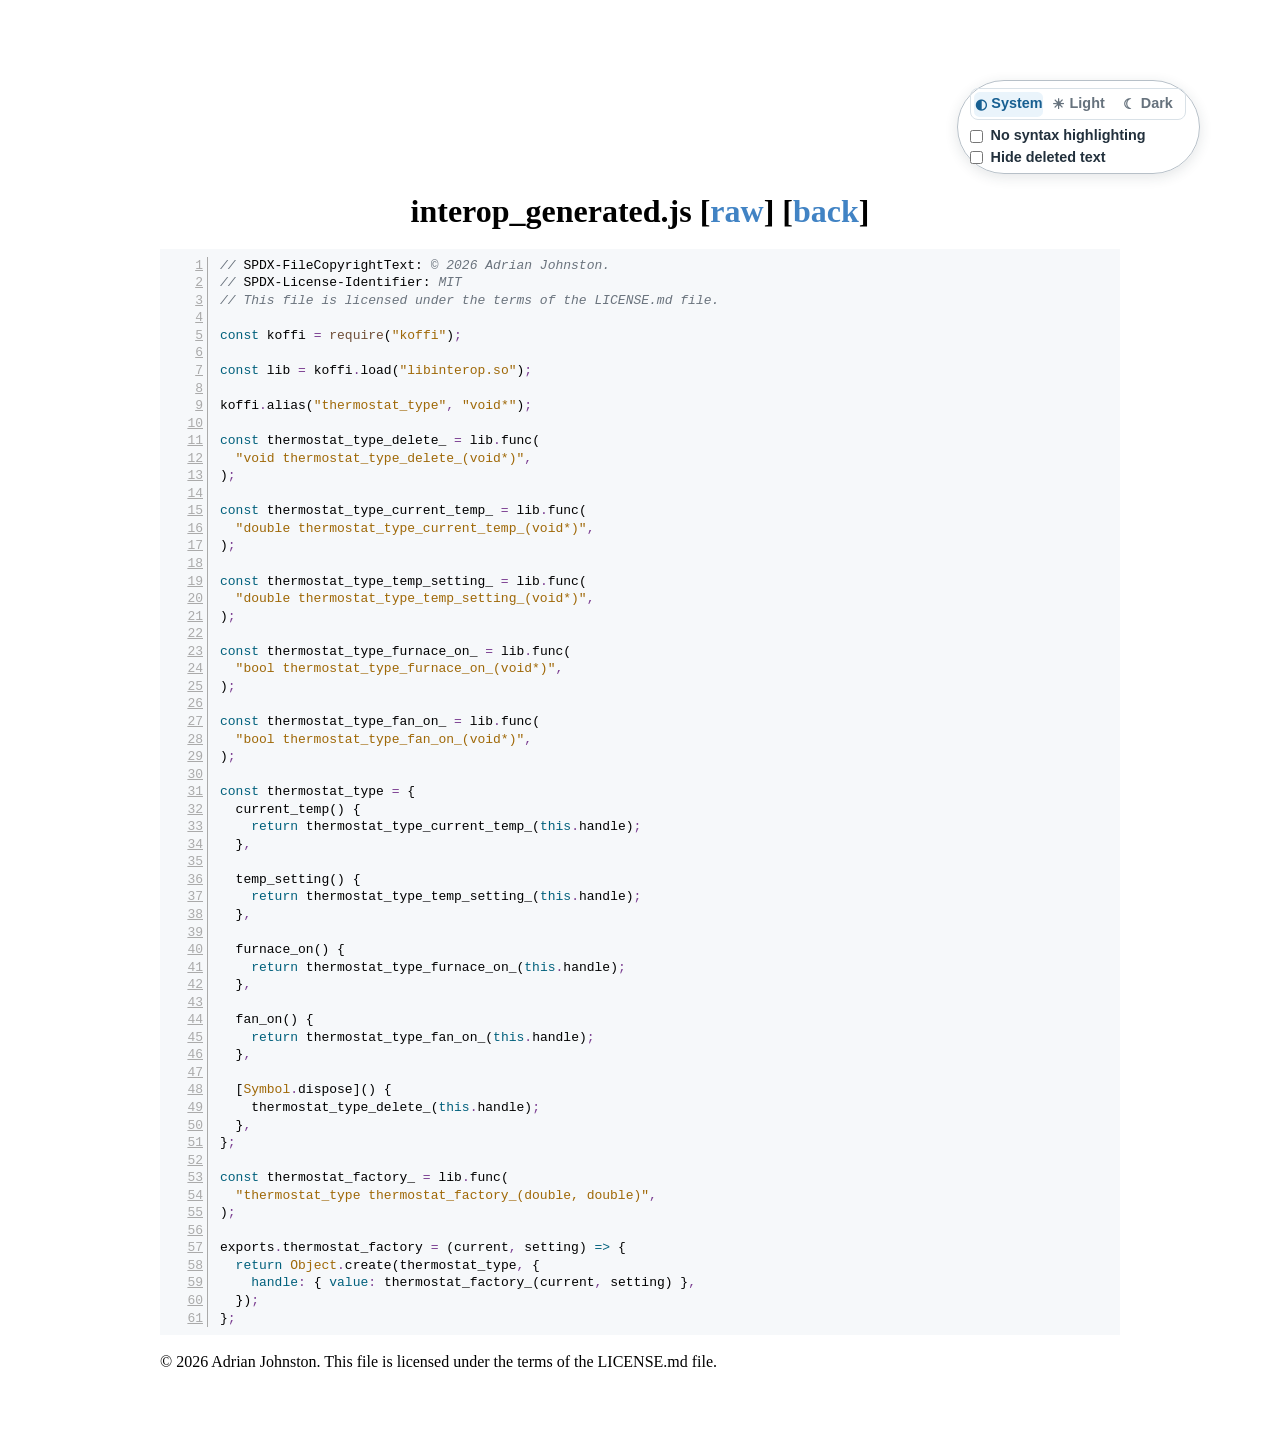
<file: interop_generated.js.html>
<!DOCTYPE html>
<html xmlns="http://www.w3.org/1999/xhtml" lang="en" xml:lang="en">
<head>
  <meta charset="utf-8" />
  <meta name="generator" content="mpark/wg21" />
  <meta name="viewport" content="width=device-width, initial-scale=1.0, user-scalable=yes" />
  <title>interop_generated.js</title>
  <style>

span.smallcaps{font-variant: small-caps;}
div.columns{display: flex; gap: min(4vw, 1.5em);}
div.column{flex: auto; overflow-x: auto;}
div.hanging-indent{margin-left: 1.5em; text-indent: -1.5em;}

ul.task-list[class]{list-style: none;}
ul.task-list li input[type="checkbox"] {
font-size: inherit;
width: 0.8em;
margin: 0 0.8em 0.2em -1.6em;
vertical-align: middle;
}

html { -webkit-text-size-adjust: 100%; }
pre > code.sourceCode { white-space: pre; position: relative; }
pre > code.sourceCode > span { display: inline-block; line-height: 1.25; }
pre > code.sourceCode > span:empty { height: 1.2em; }
.sourceCode { overflow: visible; }
code.sourceCode > span { color: inherit; text-decoration: inherit; }
div.sourceCode { margin: 1em 0; }
pre.sourceCode { margin: 0; }
@media screen {
div.sourceCode { overflow: auto; }
}
@media print {
pre > code.sourceCode { white-space: pre-wrap; }
pre > code.sourceCode > span { text-indent: -5em; padding-left: 5em; }
}
pre.numberSource code
{ counter-reset: source-line 0; }
pre.numberSource code > span
{ position: relative; left: -4em; counter-increment: source-line; }
pre.numberSource code > span > a:first-child::before
{ content: counter(source-line);
position: relative; left: -1em; text-align: right; vertical-align: baseline;
border: none; display: inline-block;
-webkit-touch-callout: none; -webkit-user-select: none;
-khtml-user-select: none; -moz-user-select: none;
-ms-user-select: none; user-select: none;
padding: 0 4px; width: 4em;
color: #aaaaaa;
}
pre.numberSource { margin-left: 3em; border-left: 1px solid #aaaaaa; padding-left: 4px; }
div.sourceCode
{ background-color: #f6f8fa; }
@media screen {
pre > code.sourceCode > span > a:first-child::before { text-decoration: underline; }
}
code span { } 
code span.al { color: #ff0000; } 
code span.an { } 
code span.at { } 
code span.bn { color: #9f6807; } 
code span.bu { color: #9f6807; } 
code span.cf { color: #00607c; } 
code span.ch { color: #9f6807; } 
code span.cn { } 
code span.co { color: #6a737d; font-style: italic; } 
code span.cv { color: #6a737d; font-style: italic; } 
code span.do { color: #6a737d; } 
code span.dt { color: #00607c; } 
code span.dv { color: #9f6807; } 
code span.er { color: #ff0000; font-weight: bold; } 
code span.ex { } 
code span.fl { color: #9f6807; } 
code span.fu { } 
code span.im { } 
code span.in { color: #6a737d; } 
code span.kw { color: #00607c; } 
code span.op { color: #7b3e91; } 
code span.ot { } 
code span.pp { color: #6f4e37; } 
code span.re { } 
code span.sc { color: #9f6807; } 
code span.ss { color: #9f6807; } 
code span.st { color: #9f6807; } 
code span.va { } 
code span.vs { color: #9f6807; } 
code span.wa { color: #6a737d; font-weight: bold; } 
</style>
  <style type="text/css">
body {
margin: 5em;
font-family: serif;

hyphens: auto;
line-height: 1.35;
text-align: justify;
}
@media screen and (max-width: 30em) {
body {
margin: 1.5em;
}
}
div.wrapper {
max-width: 60em;
margin: auto;
}
ul {
list-style-type: none;
padding-left: 2em;
margin-top: -0.2em;
margin-bottom: -0.2em;
}
a {
text-decoration: none;
color: #4183C4;
}
a.hidden_link {
text-decoration: none;
color: inherit;
}
li {
margin-top: 0.6em;
margin-bottom: 0.6em;
}
h1, h2, h3, h4 {
position: relative;
line-height: 1;
}
a.self-link {
position: absolute;
top: 0;
left: calc(-1 * (3.5rem - 26px));
width: calc(3.5rem - 26px);
height: 2em;
text-align: center;
border: none;
transition: opacity .2s;
opacity: .5;
font-family: sans-serif;
font-weight: normal;
font-size: 83%;
}
a.self-link:hover { opacity: 1; }
a.self-link::before { content: "§"; }
ul > li:before {
content: "\2014";
position: absolute;
margin-left: -1.5em;
}
:target { background-color: yellow; }
:target .codeblock { background-color: yellow; }
:target .sourceCode { background-color: yellow; }
:target ul { background-color: yellow; }
p:has(> span.marginalizedparent > a.marginalized:target),
li:has(> span.marginalizedparent > a.marginalized:target) {
background-color: yellow;
}
a.marginalized:target { background-color: transparent; }
.abbr_ref { float: right; }
.folded_abbr_ref { float: right; }
:target .folded_abbr_ref { display: none; }
:target .unfolded_abbr_ref { float: right; display: inherit; }
.unfolded_abbr_ref { display: none; }
.secnum { display: inline-block; min-width: 35pt; }
.header-section-number { display: inline-block; min-width: 35pt; }
.annexnum { display: block; }
div.sourceLinkParent {
float: right;
}
a.sourceLink {
position: absolute;
opacity: 0;
margin-left: 10pt;
}
a.sourceLink:hover {
opacity: 1;
}
a.itemDeclLink {
position: absolute;
font-size: 75%;
text-align: right;
width: 5em;
opacity: 0;
}
a.itemDeclLink:hover { opacity: 1; }
span.marginalizedparent {
position: relative;
left: -5em;
}
li span.marginalizedparent { left: -7em; }
li ul > li span.marginalizedparent { left: -9em; }
li ul > li ul > li span.marginalizedparent { left: -11em; }
li ul > li ul > li ul > li span.marginalizedparent { left: -13em; }
div.footnoteNumberParent {
position: relative;
left: -4.7em;
}
a.marginalized {
position: absolute;
font-size: 75%;
text-align: right;
width: 5em;
}
a.enumerated_item_num {
position: relative;
left: -3.5em;
display: inline-block;
margin-right: -3em;
text-align: right;
width: 3em;
}
div.para { margin-bottom: 0.6em; margin-top: 0.6em; text-align: justify; }
div.section { text-align: justify; }
div.sentence { display: inline; }
span.indexparent {
display: inline;
position: relative;
float: right;
right: -1em;
}
a.index {
position: absolute;
display: none;
}
a.index:before { content: "⟵"; }

a.index:target {
display: inline;
}
.indexitems {
margin-left: 2em;
text-indent: -2em;
}
div.itemdescr {
margin-left: 3em;
}
.bnf {
font-family: serif;
margin-left: 40pt;
margin-top: 0.5em;
margin-bottom: 0.5em;
}
.ncbnf {
font-family: serif;
margin-top: 0.5em;
margin-bottom: 0.5em;
margin-left: 40pt;
}
.ncsimplebnf {
font-family: serif;
font-style: italic;
margin-top: 0.5em;
margin-bottom: 0.5em;
margin-left: 40pt;
background: inherit; 
}
span.textnormal {
font-style: normal;
font-family: serif;
white-space: normal;
display: inline-block;
}
span.rlap {
display: inline-block;
width: 0px;
}
span.descr { font-style: normal; font-family: serif; }
span.grammarterm { font-style: italic; }
span.term { font-style: italic; }
span.terminal { font-family: monospace; font-style: normal; }
span.nonterminal { font-style: italic; }
span.tcode { font-family: monospace; font-style: normal; }
span.textbf { font-weight: bold; }
span.textsc { font-variant: small-caps; }
a.nontermdef { font-style: italic; font-family: serif; }
span.emph { font-style: italic; }
span.techterm { font-style: italic; }
span.mathit { font-style: italic; }
span.mathsf { font-family: sans-serif; }
span.mathrm { font-family: serif; font-style: normal; }
span.textrm { font-family: serif; }
span.textsl { font-style: italic; }
span.mathtt { font-family: monospace; font-style: normal; }
span.mbox { font-family: serif; font-style: normal; }
span.ungap { display: inline-block; width: 2pt; }
span.textit { font-style: italic; }
span.texttt { font-family: monospace; }
span.tcode_in_codeblock { font-family: monospace; font-style: normal; }
span.phantom { color: white; }

span.math { font-style: normal; }
span.mathblock {
display: block;
margin-left: auto;
margin-right: auto;
margin-top: 1.2em;
margin-bottom: 1.2em;
text-align: center;
}
span.mathalpha {
font-style: italic;
}
span.synopsis {
font-weight: bold;
margin-top: 0.5em;
display: block;
}
span.definition {
font-weight: bold;
display: block;
}
.codeblock {
margin-left: 1.2em;
line-height: 127%;
}
.outputblock {
margin-left: 1.2em;
line-height: 127%;
}
div.itemdecl {
margin-top: 2ex;
}
code.itemdeclcode {
white-space: pre;
display: block;
}
span.textsuperscript {
vertical-align: super;
font-size: smaller;
line-height: 0;
}
.footnotenum { vertical-align: super; font-size: smaller; line-height: 0; }
.footnote {
font-size: small;
margin-left: 2em;
margin-right: 2em;
margin-top: 0.6em;
margin-bottom: 0.6em;
}
div.minipage {
display: inline-block;
margin-right: 3em;
}
div.numberedTable {
text-align: center;
margin: 2em;
}
div.figure {
text-align: center;
margin: 2em;
}
table {
border: 1px solid black;
border-collapse: collapse;
margin-left: auto;
margin-right: auto;
margin-top: 0.8em;
text-align: left;
hyphens: none; 
}
td, th {
padding-left: 1em;
padding-right: 1em;
vertical-align: top;
}
td.empty {
padding: 0px;
padding-left: 1px;
}
td.left {
text-align: left;
}
td.right {
text-align: right;
}
td.center {
text-align: center;
}
td.justify {
text-align: justify;
}
td.border {
border-left: 1px solid black;
}
tr.rowsep, td.cline {
border-top: 1px solid black;
}
tr.even, tr.odd {
border-bottom: 1px solid black;
}
tr.capsep {
border-top: 3px solid black;
border-top-style: double;
}
tr.header {
border-bottom: 3px solid black;
border-bottom-style: double;
}
th {
border-bottom: 1px solid black;
}
span.centry {
font-weight: bold;
}
div.table {
display: block;
margin-left: auto;
margin-right: auto;
text-align: center;
width: 90%;
}
span.indented {
display: block;
margin-left: 2em;
margin-bottom: 1em;
margin-top: 1em;
}
ol.enumeratea { list-style-type: none; background: inherit; }
ol.enumerate { list-style-type: none; background: inherit; }

</style>
  <style type="text/css">:root {
color-scheme: light;
--unchanged-color: #898887;
--add-color: #006e28;
--rm-color: #bf0303;
--note-color: #0000ff;
--not-proposed-color: #7151a8;
--not-proposed-bg-color: rgba(113, 81, 168, 0.06);
}
.document-info {
display: inline-flex;
align-items: center;
gap: 0.3rem;
}
.document-link {
display: inline-block;
padding: 0 0.4em;
border: 1px solid var(--toc-border, #d9e1e7);
border-radius: 0.4rem;
color: var(--toc-muted, #66727d);
font: 600 0.8em/1 sans-serif;
text-decoration: none;
vertical-align: text-bottom;
}
.document-link:hover {
border-color: var(--toc-hover-border, #bdc9d2);
background: var(--toc-hover-bg, #f2f6f8);
color: var(--toc-hover-text, #244d6b);
}
.document-link:focus-visible {
outline: 2px solid var(--toc-accent, #2878b5);
outline-offset: 1px;
}
table thead tr {
border-bottom: 3px solid black;
border-bottom-style: double;
}
table tbody tr {
border-bottom: 1px solid black;
}
.cmptable {
width: 100%;
}

ins, del {
text-decoration-thickness: 1px;
}

ins {
text-underline-offset: 3.5px;
}
.add {
color: var(--add-color);
}
.rm {
color: var(--rm-color);
}
code.diff {
color: var(--unchanged-color);
}
code.diff span.va {
color: var(--add-color);
}
code.diff span.st {
color: var(--rm-color);
}
.ednote,
.draftnote {
color: var(--note-color);
}

div.sourceCode {
padding: 0.5em;
}
div.sourceCode:has(> pre.not_proposed) {
padding: 0.65em 0.8em 0.65em 1.1em;
border-left: 0.25em solid var(--not-proposed-color);
background-color: var(--not-proposed-bg-color);
}
div.sourceCode:has(> pre.not_proposed)::before {
content: "\2298\2002 Not proposed";
display: block;
margin-bottom: 0.8em;
color: var(--not-proposed-color);
font: 600 0.95rem/1.2 sans-serif;
}
</style>
  <style type="text/css">
#title-block-header > table {
border: none;
float: right;
}
#title-block-header > table tbody tr {
border-bottom: none;
}
details.collapsed > summary {
list-style: none;
cursor: pointer;
}
details.collapsed > summary::-webkit-details-marker {
display: none;
}
details.collapsed > summary .collapse-marker {
--collapse-marker-offset: 0.15em;
display: inline-block;
width: 0;
margin-right: 0.5em;
height: 0;
border-top: 0.3em solid transparent;
border-bottom: 0.3em solid transparent;
border-left: 0.45em solid currentColor;
transform: translateX(var(--collapse-marker-offset));
transform-origin: 0.15em center;
vertical-align: 0.1em;
}
details.collapsed > summary .collapse-marker:first-child {
--collapse-marker-offset: 0.075em;
width: calc(35pt - 0.45em);
margin-right: 0.25em;
}
details.collapsed[open] > summary .collapse-marker {
transform: translateX(var(--collapse-marker-offset)) rotate(90deg);
}
details.collapsed > summary > :is(h1, h2, h3, h4, h5, h6) {
margin-bottom: 0;
}
body[data-syntax-highlighting="off"] code.sourceCode:not(.diff) span:not(.add, .rm, .co, .cv, .do, .in) {
color: inherit !important;
font-style: inherit !important;
font-weight: inherit !important;
text-decoration: inherit !important;
}
body[data-deleted-text="hide"] .rm del {
display: none !important;
}
</style>
  <style type="text/css">
:root {
--toc-width: 19rem;
--toc-right: clamp(1rem, 2vw, 2.5rem);
--toc-top: 9.5rem;
--toc-accent: #2878b5;
--toc-active-bg: #eaf4fb;
--toc-active-text: #175f91;
--toc-border: #d9e1e7;
--toc-heading: #4d5c68;
--toc-hover-bg: #f2f6f8;
--toc-hover-border: #bdc9d2;
--toc-hover-text: #244d6b;
--toc-muted: #66727d;
--toc-rail: #dfe6eb;
--toc-section-number: #89949d;
--toc-scrollbar: #b8c3cc;
--toc-surface: rgba(255, 255, 255, 0.96);
--toc-panel-shadow:
0 0.75rem 2.25rem rgba(30, 55, 75, 0.08),
0 0.125rem 0.4rem rgba(30, 55, 75, 0.05);
--view-controls-bg: rgba(255, 255, 255, 0.96);
--view-controls-border: #b7c0c8;
--view-controls-color: #22303c;
--view-controls-hover: #f3f6f8;
--view-controls-shadow: 0 0.2rem 0.8rem rgba(34, 48, 60, 0.12);
}

.view-controls {
position: sticky;
top: 0.75rem;
z-index: 1000;
display: flex;
flex-direction: column;
align-items: flex-start;
gap: 0.35rem;
width: fit-content;
margin-left: auto;
margin-bottom: 1rem;
padding: 0.45rem 0.8rem;
border: 1px solid var(--view-controls-border);
border-radius: 999px;
background: var(--view-controls-bg);
color: var(--view-controls-color);
font: 600 0.9rem/1.1 sans-serif;
box-shadow: var(--view-controls-shadow);
}
.view-controls:hover {
background: var(--view-controls-hover);
}
.view-controls label {
display: flex;
align-items: center;
gap: 0.45rem;
}
.view-controls input {
margin: 0;
}
.view-controls span {
white-space: nowrap;
}
.theme-switcher {
display: flex;
align-self: stretch;
min-width: 0;
margin: 0 0 0.15rem;
padding: 0.15rem;
border: 1px solid var(--toc-border);
border-radius: 0.5rem;
}
.theme-switcher legend {
position: absolute;
width: 1px;
height: 1px;
padding: 0;
overflow: hidden;
clip: rect(0, 0, 0, 0);
white-space: nowrap;
border: 0;
}
.theme-switcher button {
display: inline-flex;
min-width: 0;
align-items: center;
justify-content: center;
gap: 0.3rem;
flex: 1;
padding: 0.3rem 0.4rem;
border: 0;
border-radius: 0.35rem;
background: transparent;
color: var(--toc-muted);
font: inherit;
cursor: pointer;
}
.theme-switcher button:hover {
background: var(--toc-hover-bg);
color: var(--toc-hover-text);
}
.theme-switcher button:focus-visible {
outline: 2px solid var(--toc-accent);
outline-offset: 1px;
}
.theme-switcher button[aria-pressed="true"] {
background: var(--toc-active-bg);
color: var(--toc-active-text);
font-weight: 600;
}
.theme-icon {
font-size: 0.9rem;
line-height: 1;
}
.table-of-contents .toc-progress {
display: none;
}
.toc-mobile-bar,
.toc-dialog,
.toc-mobile-title,
.toc-mobile-trigger,
.toc-expand-toggle {
display: none;
}

@media screen and (max-width: 89.999em) {
html,
body {
max-width: 100%;
}
html {
overflow-x: hidden;
overflow-x: clip;
}
.wrapper {
max-width: 100%;
}
.wrapper div.sourceCode {
max-width: 100%;
box-sizing: border-box;
}

.wrapper .table-wrapper {
max-width: 100%;
overflow-x: auto;
overscroll-behavior-inline: contain;
}
body.toc-ready .table-of-contents {
display: none;
}
body.toc-ready :is(h1, h2, h3, h4, h5, h6)[id] {
scroll-margin-top: 4.5rem;
}
body.toc-menu-open {
overflow: hidden;
}
body.toc-ready .toc-mobile-bar {
position: fixed;
inset: 0 0 auto;
z-index: 1100;
display: flex;
align-items: center;
gap: 1rem;
height: 3.5rem;
box-sizing: border-box;
padding:
0.5rem max(1rem, env(safe-area-inset-right))
0.5rem max(1rem, env(safe-area-inset-left));
border-bottom: 1px solid var(--toc-border);
background: var(--toc-surface);
box-shadow: 0 0.25rem 1rem rgba(30, 55, 75, 0.08);
backdrop-filter: blur(0.85rem);
font-family: ui-sans-serif, -apple-system, BlinkMacSystemFont, "Segoe UI",
sans-serif;
}
.toc-mobile-bar .view-controls {
position: static;
z-index: auto;
flex-direction: row;
align-items: center;
gap: 0.35rem;
width: auto;
margin: 0;
padding: 0;
border: 0;
border-radius: 0;
background: transparent;
color: var(--toc-muted);
box-shadow: none;
font: 600 0.72rem/1 ui-sans-serif, -apple-system, BlinkMacSystemFont,
"Segoe UI", sans-serif;
}
.toc-mobile-bar .view-controls:hover {
background: transparent;
}
.toc-mobile-bar .view-controls label {
gap: 0.35rem;
padding: 0.45rem 0.55rem;
border: 1px solid var(--toc-border);
border-radius: 0.6rem;
background: transparent;
cursor: pointer;
}
.toc-mobile-bar .view-controls label:hover {
border-color: var(--toc-hover-border);
background: var(--toc-hover-bg);
color: var(--toc-hover-text);
}
.toc-mobile-bar .view-controls input {
accent-color: var(--toc-accent);
}
.toc-mobile-bar .view-controls input:focus-visible {
outline: 2px solid var(--toc-accent);
outline-offset: 2px;
}
.toc-mobile-bar .theme-switcher {
align-self: center;
margin: 0;
}
body[data-syntax-highlighting="off"]
.toc-mobile-bar label[for="no-syntax-highlighting-toggle"],
body[data-deleted-text="hide"]
.toc-mobile-bar label[for="hide-deleted-text-toggle"] {
border-color: color-mix(in srgb,
var(--toc-accent) 35%, var(--toc-border));
background: var(--toc-active-bg);
color: var(--toc-active-text);
}
body.toc-ready .toc-mobile-title {
display: block;
min-width: 0;
flex: 1;
overflow: hidden;
color: var(--toc-heading);
font-size: 0.9rem;
font-weight: 600;
line-height: 1.2;
text-overflow: ellipsis;
white-space: nowrap;
}
body.toc-ready .toc-mobile-trigger {
display: inline-flex;
align-items: center;
gap: 0.5rem;
flex: 0 0 auto;
padding: 0.45rem 0.65rem;
border: 1px solid var(--toc-border);
border-radius: 0.6rem;
background: transparent;
color: var(--toc-heading);
font: 600 0.78rem/1 ui-sans-serif, -apple-system, BlinkMacSystemFont,
"Segoe UI", sans-serif;
cursor: pointer;
}
.toc-mobile-trigger:hover {
border-color: var(--toc-hover-border);
background: var(--toc-hover-bg);
}
.toc-mobile-trigger:focus-visible,
.toc-dialog-close:focus-visible,
.toc-dialog a:focus-visible {
outline: 2px solid var(--toc-accent);
outline-offset: 2px;
}
.toc-menu-icon {
position: relative;
width: 1rem;
height: 0.7rem;
flex: 0 0 auto;
border-top: 2px solid currentColor;
border-bottom: 2px solid currentColor;
box-sizing: border-box;
}
.toc-menu-icon::after {
content: "";
position: absolute;
top: 50%;
left: 0;
width: 100%;
border-top: 2px solid currentColor;
transform: translateY(-50%);
}
.toc-dialog[open] {
position: fixed;
inset: 0;
z-index: 1200;
display: flex;
flex-direction: column;
width: min(32rem, calc(100vw - 2rem));
max-width: none;
max-height: min(46rem, calc(100dvh - 2rem));
box-sizing: border-box;
margin: auto;
padding: 0;
overflow: hidden;
border: 1px solid var(--toc-border);
border-radius: 1rem;
background: var(--toc-surface);
color: var(--toc-muted);
box-shadow: 0 1.5rem 5rem rgba(20, 35, 45, 0.28);
font-family: ui-sans-serif, -apple-system, BlinkMacSystemFont, "Segoe UI",
sans-serif;
text-align: left;
hyphens: none;
}
.toc-dialog::backdrop {
background: rgba(20, 30, 38, 0.45);
backdrop-filter: blur(0.15rem);
}
.toc-dialog-header {
display: flex;
flex: 0 0 auto;
align-items: flex-start;
gap: 1rem;
padding: 1rem 1rem 0.9rem 1.15rem;
border-bottom: 1px solid var(--toc-border);
}
.toc-dialog-heading {
min-width: 0;
flex: 1;
}
.toc-dialog-eyebrow {
margin: 0 0 0.3rem;
color: var(--toc-accent);
font-size: 0.68rem;
font-weight: 700;
letter-spacing: 0.11em;
line-height: 1;
text-transform: uppercase;
}
.toc-dialog-title {
margin: 0;
overflow: hidden;
color: var(--toc-heading);
font-size: 1rem;
font-weight: 650;
line-height: 1.25;
text-overflow: ellipsis;
white-space: nowrap;
}
.toc-dialog-close {
display: grid;
width: 2rem;
height: 2rem;
flex: 0 0 auto;
place-items: center;
padding: 0;
border: 0;
border-radius: 50%;
background: transparent;
color: var(--toc-muted);
font: 400 1.5rem/1 sans-serif;
cursor: pointer;
}
.toc-dialog-close:hover {
background: var(--toc-hover-bg);
color: var(--toc-heading);
}
.toc-dialog-nav {
min-height: 0;

flex: 1 1 auto;
overflow-y: auto;
overscroll-behavior: contain;
padding: 0.75rem 0.8rem 1rem;
scrollbar-width: thin;
scrollbar-color: var(--toc-scrollbar) transparent;
}
.toc-dialog ul {
padding-left: 0;
margin: 0;
list-style: none;
}
.toc-dialog ul ul {
position: relative;
padding-left: 0.9rem;
margin: 0.15rem 0 0.25rem 0.65rem;
}
.toc-dialog ul ul::before {
content: "";
position: absolute;
top: 0.2rem;
bottom: 0.2rem;
left: 0;
width: 1px;
background: var(--toc-rail);
}
.toc-dialog li,
.toc-dialog li > ul {
display: block;
margin-top: 0;
margin-bottom: 0;
}
.toc-dialog li::before {
display: none;
}
.toc-dialog a {
display: block;
margin: 0.0625rem 0;
padding: 0.38rem 0.55rem 0.38rem 0.65rem;
border-left: 2px solid transparent;
border-radius: 0 0.45rem 0.45rem 0;
color: var(--toc-muted);
font-size: 0.875rem;
line-height: 1.35;
text-decoration: none;
overflow-wrap: anywhere;
}
.toc-dialog a:hover {
color: var(--toc-hover-text);
background: var(--toc-hover-bg);
}
.toc-dialog a.active {
border-left-color: var(--toc-accent);
background: var(--toc-active-bg);
color: var(--toc-active-text);
font-weight: 600;
}
.toc-dialog .toc-section-number {
color: var(--toc-section-number);
font-variant-numeric: tabular-nums;
}
.toc-dialog code,
.toc-dialog code span {
color: inherit !important;
background: transparent !important;
font-size: 0.96em;
font-weight: inherit;
}
}
@media screen and (max-width: 30em) {
a.self-link {
left: -1.5rem;
width: 1.5rem;
}
body.toc-ready {
padding-top: 3.25rem;
}
.toc-mobile-trigger-label {
position: absolute;
width: 1px;
height: 1px;
padding: 0;
overflow: hidden;
clip: rect(0, 0, 0, 0);
white-space: nowrap;
border: 0;
}
.toc-mobile-trigger {
padding-inline: 0.6rem;
}
.toc-dialog[open] {
width: calc(100vw - 1rem);
max-height: calc(100dvh - 1rem);
border-radius: 0.875rem;
}
}
@media screen and (max-width: 47.999em) {
body.toc-ready .toc-mobile-title {
display: none;
}
.toc-mobile-bar .view-controls {
min-width: 0;
flex: 1;
}
.toc-mobile-bar .view-controls label {
justify-content: center;
min-width: 0;
flex: 1;
}
.toc-mobile-bar .theme-label {
display: none;
}
.toc-mobile-bar .theme-switcher button {
flex: 0 0 auto;
padding-inline: 0.35rem;
}
}
@media screen and (max-width: 35.999em) {
.toc-mobile-bar .view-controls > label > span {
font-size: 0;
}
.toc-mobile-bar label[for="no-syntax-highlighting-toggle"] span::after {
content: "No highlight";
font-size: 0.72rem;
}
.toc-mobile-bar label[for="hide-deleted-text-toggle"] span::after {
content: "Hide deleted";
font-size: 0.72rem;
}
}
@media screen and (min-width: 90em) {
.toc-mobile-bar {
display: block;
}

body.has-toc {
margin-right: calc(
var(--toc-right) + var(--toc-width) + 2rem
);
}

body.has-toc .view-controls {
position: fixed;
top: 1rem;
right: var(--toc-right);
width: var(--toc-width);
box-sizing: border-box;
margin: 0;
padding: 0.6rem 0.75rem;
border-color: var(--toc-border);
border-radius: 0.875rem;
background: var(--toc-surface);
color: var(--toc-muted);
box-shadow: var(--toc-panel-shadow);
backdrop-filter: blur(0.75rem);
font-family: ui-sans-serif, -apple-system, BlinkMacSystemFont, "Segoe UI",
sans-serif;
font-size: 0.825rem;
font-weight: 400;
line-height: 1.38;
}
body.has-toc .view-controls:hover {
background: var(--toc-surface);
}
body.has-toc .view-controls label {
align-self: stretch;
padding: 0.3rem 0.55rem 0.3rem 0.6rem;
border-left: 2px solid transparent;
border-radius: 0 0.4rem 0.4rem 0;
cursor: pointer;
transition:
background-color 120ms ease,
color 120ms ease;
}
body.has-toc .view-controls label:hover {
background: var(--toc-hover-bg);
color: var(--toc-hover-text);
}
body.has-toc .view-controls input {
accent-color: var(--toc-accent);
}
body.has-toc .view-controls input:focus-visible {
outline: 2px solid var(--toc-accent);
outline-offset: 2px;
}
.table-of-contents {
position: fixed;
top: var(--toc-top);
right: var(--toc-right);
width: var(--toc-width);
max-height: calc(100vh - var(--toc-top) - 1.5rem);
box-sizing: border-box;
overflow-y: auto;
overscroll-behavior: contain;
border: 1px solid var(--toc-border);
border-radius: 0.875rem;
background: var(--toc-surface);
box-shadow: var(--toc-panel-shadow);
scrollbar-width: thin;
scrollbar-color: var(--toc-scrollbar) transparent;
font-family: ui-sans-serif, -apple-system, BlinkMacSystemFont, "Segoe UI",
sans-serif;
font-size: 0.825rem;
line-height: 1.38;
text-align: left;
hyphens: none;
color: var(--toc-muted);
}
.table-of-contents .toc-chrome {
position: sticky;
top: 0;
z-index: 2;
padding: 0.9rem 0.95rem 0.7rem;
border-bottom: 1px solid var(--toc-border);
background: var(--toc-surface);
backdrop-filter: blur(0.75rem);
}
.table-of-contents .toc-title-row {
display: flex;
align-items: center;
gap: 0.75rem;
}
.table-of-contents .table-of-contents-title {
display: flex;
align-items: center;
gap: 0.55rem;
min-width: 0;
flex: 1;
font-size: 0.72rem;
font-weight: 700;
line-height: 1;
letter-spacing: 0.11em;
text-transform: uppercase;
color: #4d5c68;
border-bottom: none !important;
margin: 0;
}
.table-of-contents .toc-expand-toggle {
display: inline-flex;
min-width: 4.7rem;
align-items: center;
justify-content: center;
flex: 0 0 auto;
padding: 0.3rem 0.45rem;
border: 1px solid var(--toc-border);
border-radius: 0.45rem;
background: transparent;
color: var(--toc-muted);
font: 600 0.68rem/1 ui-sans-serif, -apple-system, BlinkMacSystemFont,
"Segoe UI", sans-serif;
cursor: pointer;
transition:
background-color 120ms ease,
border-color 120ms ease,
color 120ms ease;
}
.table-of-contents .toc-expand-toggle[hidden] {
display: none;
}
.table-of-contents .toc-expand-toggle:hover {
border-color: var(--toc-hover-border);
background: var(--toc-hover-bg);
color: var(--toc-hover-text);
}
.table-of-contents .toc-expand-toggle:focus-visible {
outline: 2px solid var(--toc-accent);
outline-offset: 2px;
}
.table-of-contents .table-of-contents-title::before {
content: "";
width: 0.45rem;
height: 0.45rem;
flex: 0 0 auto;
border-radius: 50%;
background: var(--toc-accent);
box-shadow: 0 0 0 0.2rem color-mix(in srgb,
var(--toc-accent) 14%, transparent);
}
.table-of-contents .toc-progress {
display: block;
height: 0.1875rem;
margin-top: 0.75rem;
overflow: hidden;
border-radius: 999px;
background: var(--toc-rail);
}
.table-of-contents .toc-progress-bar {
display: block;
width: 100%;
height: 100%;
border-radius: inherit;
background: var(--toc-accent);
transform: scaleX(0);
transform-origin: left center;
}
.table-of-contents > ul {
padding: 0.65rem 0.75rem 0.8rem;
margin: 0;
}
.table-of-contents ul ul {
position: relative;
padding-left: 0.85rem;
margin: 0.15rem 0 0.25rem 0.55rem;
}
.table-of-contents ul ul::before {
content: "";
position: absolute;
top: 0.15rem;
bottom: 0.2rem;
left: 0;
width: 1px;
background: var(--toc-rail);
}

body.toc-ready .table-of-contents li > ul {
display: none;
}
body.toc-ready .table-of-contents li.active-path > ul {
display: block;
}
body.toc-ready .table-of-contents.toc-expanded li > ul {
display: block;
}
.table-of-contents li {
margin: 0;
}
.table-of-contents li::before {
display: none;
}
.table-of-contents a {
display: block;
margin: 0.0625rem 0;
padding: 0.3rem 0.55rem 0.3rem 0.6rem;
border-left: 2px solid transparent;
border-radius: 0 0.4rem 0.4rem 0;
color: var(--toc-muted);
text-decoration: none;
overflow-wrap: anywhere;
transition:
background-color 120ms ease,
border-color 120ms ease,
color 120ms ease;
}
.table-of-contents a:hover {
color: var(--toc-hover-text);
background: var(--toc-hover-bg);
}
.table-of-contents a:focus-visible {
outline: 2px solid var(--toc-accent);
outline-offset: 1px;
}
.table-of-contents a.active {
color: var(--toc-active-text);
border-left-color: var(--toc-accent);
background: var(--toc-active-bg);
font-weight: 600;
}
.table-of-contents .toc-section-number {
color: var(--toc-section-number);
font-weight: 400;
font-variant-numeric: tabular-nums;
margin-right: 0.2em;
}
.table-of-contents a.active .toc-section-number {
color: inherit;
opacity: 0.78;
}

.table-of-contents code,
.table-of-contents code span {
color: inherit !important;
background: transparent !important;
font-size: 0.96em;
font-weight: inherit;
}
}
@media screen and (min-width: 90em) and (prefers-reduced-motion: reduce) {
.table-of-contents a {
transition: none;
}
.table-of-contents .toc-expand-toggle {
transition: none;
}
}
@media print {
.view-controls,
.toc-mobile-bar,
.toc-dialog {
display: none;
}
}
</style>
  <style type="text/css">


body[data-syntax-highlighting="off"]
code.sourceCode:not(.diff)
span:is(.co, .cv, .do, .in) {
color: inherit !important;
font-style: inherit !important;
}
body:has(pre.lineAnchors) #title-block-header > table {
display: none;
}
</style>
  <style id="dark-theme-styles" media="screen and (prefers-color-scheme: dark)">

body {
background-color: #171717;
color: #e0e0e0;
}
span.mjx-mstyle { color: #e0e0e0 !important }
a:link { color: #74bdff; }
a:visited { color: #c38aff; }
a.hidden_link {
text-decoration: none;
color: inherit;
}
span.phantom { color: #171717; }
a.index:before { color: #e0e0e0; background-color: #4b6353; }
.comment { color: #40f040; }
.footnote .comment { color: #60ff60; }
.example .comment { color: #60ff60; }
.note .comment { color: #60ff60; }
span.keyword { color: #32eade; }
span.parenthesis { color: #ff7070; }
span.curlybracket { color: #ff7070; }
span.squarebracket { color: #ff7070; }
span.literal { color: #ffd867; }
span.literalterminal { color: #ffd867; }
span.operator { color: #dac6d9; }
span.anglebracket { color: #dac6d9; }
span.preprocessordirective { color: #c28c68; }
table { border-color: #e0e0e0; }
td.border { border-color: #e0e0e0; }
td.border { border-left-color: #e0e0e0; }
tr.rowsep, td.cline { border-top-color: #e0e0e0; }
tr.capsep { border-top-color: #e0e0e0; }
th { border-bottom-color: #e0e0e0; }
.footnoteSeparator { background-color: #e0e0e0; }
text { fill: #e0e0e0; }
path { stroke: #e0e0e0; }
polygon { stroke: #e0e0e0; fill: #e0e0e0; }
ellipse { stroke: #e0e0e0; }
:target { background-color: #4b6345; color: #ffffff; }
:target .codeblock { background-color: #4b6345; }
:target ul { background-color: #4b6345; }
:target a:link { color: #9fcdff; }
:target a:visited { color: #d39aff; }
:target a.hidden_link { text-decoration: none; color: inherit; }
:target span.keyword { color: #52faee; }
:target span.parenthesis { color: #ff4060; font-weight: bold; }
:target span.curlybracket { color: #ff4060; font-weight: bold; }
:target span.squarebracket { color: #ff4060; font-weight: bold; }
:target span.literal { color: #ffe070; }
:target span.literalterminal { color: #ffe070; }
:target span.operator { color: #ffffff; }
:target span.anglebracket { color: #ffffff; }
:target span.preprocessordirective { color: #e0968f; }
:target .comment { color: #75ff20; }
:target .footnote .comment { color: #75ff20; }
:target .example .comment { color: #75ff20; }
:target .note .comment { color: #75ff20; }

:root {
color-scheme: dark;
--unchanged-color: #e0e0e0;
--add-color: #d0fddd;
--rm-color: #ff9b98;
--note-color: #6699ff;
--not-proposed-color: #c2a4f5;
--not-proposed-bg-color: rgba(194, 164, 245, 0.07);
}
table thead tr {
border-bottom-color: #e0e0e0;
}
table tbody tr {
border-bottom-color: #e0e0e0;
}
div.sourceCode {
background-color: rgba(255, 255, 255, 0.03);
}
mark {
background-color: #665c00;
color: #ffffff;
}
code span.al,
code span.er {
color: #ff7070;
}
code span.cf,
code span.dt,
code span.kw {
color: #32eade;
}
code span.bn,
code span.bu,
code span.ch,
code span.dv,
code span.fl,
code span.sc,
code span.ss,
code span.st,
code span.vs {
color: #ffd867;
}
code span.co,
code span.cv,
code span.do,
code span.in,
code span.wa {
color: #60ff60;
}
code span.op {
color: #dac6d9;
}
code span.pp {
color: #c28c68;
}
:target .sourceCode,
p:has(> span.marginalizedparent > a.marginalized:target),
li:has(> span.marginalizedparent > a.marginalized:target) {
background-color: #4b6345;
}

:root {
--toc-accent: #62b0eb;
--toc-active-bg: rgba(70, 145, 200, 0.16);
--toc-active-text: #84c7f5;
--toc-border: #3b454e;
--toc-heading: #d2d9de;
--toc-hover-bg: rgba(255, 255, 255, 0.055);
--toc-hover-border: #59636c;
--toc-hover-text: #dceaf4;
--toc-muted: #abb5bd;
--toc-panel-shadow: 0 0.5rem 1.5rem rgba(0, 0, 0, 0.28);
--toc-rail: #414b54;
--toc-section-number: #7f8a93;
--toc-scrollbar: #59636c;
--toc-surface: rgba(28, 28, 28, 0.96);
--view-controls-bg: rgba(37, 37, 37, 0.96);
--view-controls-border: #59636c;
--view-controls-color: #e0e0e0;
--view-controls-hover: #303030;
--view-controls-shadow: 0 0.2rem 0.8rem rgba(0, 0, 0, 0.4);
} </style>
  <script>
    (() => {
      const root = document.documentElement;
      const darkStyles = document.getElementById('dark-theme-styles');
      const storageKey = 'mpark-wg21-theme';
      const themes = new Set(['system', 'light', 'dark']);

      let theme = 'system';
      try {
        const stored = localStorage.getItem(storageKey);
        if (themes.has(stored)) theme = stored;
      } catch (_) {
        // Local storage may be unavailable for local files or restricted contexts.
      }

      function applyTheme(value, persist) {
        theme = value;
        root.dataset.theme = value;
        darkStyles.media = value === 'dark'
          ? 'screen'
          : value === 'light' ? 'not all' : 'screen and (prefers-color-scheme: dark)';

        for (const button of document.querySelectorAll('button[data-theme-value]')) {
          button.setAttribute('aria-pressed', String(button.dataset.themeValue === value));
        }

        if (!persist) return;
        try {
          if (value === 'system') {
            localStorage.removeItem(storageKey);
          } else {
            localStorage.setItem(storageKey, value);
          }
        } catch (_) {
          // The selected theme still applies for this page.
        }
      }

      applyTheme(theme, false);
      document.addEventListener('DOMContentLoaded', () => {
        applyTheme(theme, false);
        for (const button of document.querySelectorAll('button[data-theme-value]')) {
          button.addEventListener('click', () => applyTheme(button.dataset.themeValue, true));
        }
      });
    })();  </script>
  <link href="[data-uri]" rel="icon" />
  
</head>
<body data-syntax-highlighting="on" data-deleted-text="show">
<form class="view-controls">
<fieldset class="theme-switcher">
<legend>Theme</legend>
<button type="button" data-theme-value="system" aria-label="Use system theme" aria-pressed="true" title="Use system theme">
<span class="theme-icon" aria-hidden="true">◐</span><span class="theme-label">System</span>
</button>
<button type="button" data-theme-value="light" aria-label="Use light theme" aria-pressed="false" title="Use light theme">
<span class="theme-icon" aria-hidden="true">☀</span><span class="theme-label">Light</span>
</button>
<button type="button" data-theme-value="dark" aria-label="Use dark theme" aria-pressed="false" title="Use dark theme">
<span class="theme-icon" aria-hidden="true">☾</span><span class="theme-label">Dark</span>
</button>
</fieldset>
<label for="no-syntax-highlighting-toggle">
<input id="no-syntax-highlighting-toggle" type="checkbox"></input>
<span>No syntax highlighting</span>
</label>
<label for="hide-deleted-text-toggle">
<input id="hide-deleted-text-toggle" type="checkbox"></input>
<span>Hide deleted text</span>
</label>
</form><div class="wrapper">
<header id="title-block-header">
<h1 class="title" style="text-align:center">interop_generated.js [<a href="https://whatchamacallem.github.io/std_interop/interop_generated.js">raw</a>]
[<a href="index.html">back</a>]</h1>
<table>
  <tr>
    <td>Document #:</td>
    <td>
      <span class="document-info">
        <span>D0000R0</span>
      <a class="document-link" href="https://wg21.link/P0000">Latest</a>
      <a class="document-link" href="https://wg21.link/P0000/status">Status</a>
      </span>
    </td>
  </tr>
  <tr>
    <td>Date:</td>
    <td>unassigned</td>
  </tr>
  <tr>
    <td style="vertical-align:top">Project:</td>
    <td>Programming Language C++</td>
  </tr>
  <tr>
    <td style="vertical-align:top">Audience:</td>
    <td>
      N/A<br>
    </td>
  </tr>
  <tr>
    <td style="vertical-align:top">Reply-to:</td>
    <td>
      Adrian Johnston<br>&lt;<a href="mailto:ajohnston54637@gmail.com" class="email">ajohnston54637@gmail.com</a>&gt;<br>
    </td>
  </tr>
</table>
</header>
<div style="clear:both">
<div class="sourceCode" id="cb1"><pre class="sourceCode numberSource javascript raw numberLines lineAnchors"><code class="sourceCode javascript"><span id="cb1-1"><a href="#cb1-1"></a><span class="co">// </span><span class="an">SPDX-FileCopyrightText:</span><span class="co"> © 2026 Adrian Johnston.</span></span>
<span id="cb1-2"><a href="#cb1-2"></a><span class="co">// </span><span class="an">SPDX-License-Identifier:</span><span class="co"> MIT</span></span>
<span id="cb1-3"><a href="#cb1-3"></a><span class="co">// This file is licensed under the terms of the LICENSE.md file.</span></span>
<span id="cb1-4"><a href="#cb1-4"></a></span>
<span id="cb1-5"><a href="#cb1-5"></a><span class="kw">const</span> koffi <span class="op">=</span> <span class="pp">require</span>(<span class="st">&quot;koffi&quot;</span>)<span class="op">;</span></span>
<span id="cb1-6"><a href="#cb1-6"></a></span>
<span id="cb1-7"><a href="#cb1-7"></a><span class="kw">const</span> lib <span class="op">=</span> koffi<span class="op">.</span><span class="fu">load</span>(<span class="st">&quot;libinterop.so&quot;</span>)<span class="op">;</span></span>
<span id="cb1-8"><a href="#cb1-8"></a></span>
<span id="cb1-9"><a href="#cb1-9"></a>koffi<span class="op">.</span><span class="fu">alias</span>(<span class="st">&quot;thermostat_type&quot;</span><span class="op">,</span> <span class="st">&quot;void*&quot;</span>)<span class="op">;</span></span>
<span id="cb1-10"><a href="#cb1-10"></a></span>
<span id="cb1-11"><a href="#cb1-11"></a><span class="kw">const</span> thermostat_type_delete_ <span class="op">=</span> lib<span class="op">.</span><span class="fu">func</span>(</span>
<span id="cb1-12"><a href="#cb1-12"></a>  <span class="st">&quot;void thermostat_type_delete_(void*)&quot;</span><span class="op">,</span></span>
<span id="cb1-13"><a href="#cb1-13"></a>)<span class="op">;</span></span>
<span id="cb1-14"><a href="#cb1-14"></a></span>
<span id="cb1-15"><a href="#cb1-15"></a><span class="kw">const</span> thermostat_type_current_temp_ <span class="op">=</span> lib<span class="op">.</span><span class="fu">func</span>(</span>
<span id="cb1-16"><a href="#cb1-16"></a>  <span class="st">&quot;double thermostat_type_current_temp_(void*)&quot;</span><span class="op">,</span></span>
<span id="cb1-17"><a href="#cb1-17"></a>)<span class="op">;</span></span>
<span id="cb1-18"><a href="#cb1-18"></a></span>
<span id="cb1-19"><a href="#cb1-19"></a><span class="kw">const</span> thermostat_type_temp_setting_ <span class="op">=</span> lib<span class="op">.</span><span class="fu">func</span>(</span>
<span id="cb1-20"><a href="#cb1-20"></a>  <span class="st">&quot;double thermostat_type_temp_setting_(void*)&quot;</span><span class="op">,</span></span>
<span id="cb1-21"><a href="#cb1-21"></a>)<span class="op">;</span></span>
<span id="cb1-22"><a href="#cb1-22"></a></span>
<span id="cb1-23"><a href="#cb1-23"></a><span class="kw">const</span> thermostat_type_furnace_on_ <span class="op">=</span> lib<span class="op">.</span><span class="fu">func</span>(</span>
<span id="cb1-24"><a href="#cb1-24"></a>  <span class="st">&quot;bool thermostat_type_furnace_on_(void*)&quot;</span><span class="op">,</span></span>
<span id="cb1-25"><a href="#cb1-25"></a>)<span class="op">;</span></span>
<span id="cb1-26"><a href="#cb1-26"></a></span>
<span id="cb1-27"><a href="#cb1-27"></a><span class="kw">const</span> thermostat_type_fan_on_ <span class="op">=</span> lib<span class="op">.</span><span class="fu">func</span>(</span>
<span id="cb1-28"><a href="#cb1-28"></a>  <span class="st">&quot;bool thermostat_type_fan_on_(void*)&quot;</span><span class="op">,</span></span>
<span id="cb1-29"><a href="#cb1-29"></a>)<span class="op">;</span></span>
<span id="cb1-30"><a href="#cb1-30"></a></span>
<span id="cb1-31"><a href="#cb1-31"></a><span class="kw">const</span> thermostat_type <span class="op">=</span> {</span>
<span id="cb1-32"><a href="#cb1-32"></a>  <span class="fu">current_temp</span>() {</span>
<span id="cb1-33"><a href="#cb1-33"></a>    <span class="cf">return</span> <span class="fu">thermostat_type_current_temp_</span>(<span class="kw">this</span><span class="op">.</span><span class="at">handle</span>)<span class="op">;</span></span>
<span id="cb1-34"><a href="#cb1-34"></a>  }<span class="op">,</span></span>
<span id="cb1-35"><a href="#cb1-35"></a></span>
<span id="cb1-36"><a href="#cb1-36"></a>  <span class="fu">temp_setting</span>() {</span>
<span id="cb1-37"><a href="#cb1-37"></a>    <span class="cf">return</span> <span class="fu">thermostat_type_temp_setting_</span>(<span class="kw">this</span><span class="op">.</span><span class="at">handle</span>)<span class="op">;</span></span>
<span id="cb1-38"><a href="#cb1-38"></a>  }<span class="op">,</span></span>
<span id="cb1-39"><a href="#cb1-39"></a></span>
<span id="cb1-40"><a href="#cb1-40"></a>  <span class="fu">furnace_on</span>() {</span>
<span id="cb1-41"><a href="#cb1-41"></a>    <span class="cf">return</span> <span class="fu">thermostat_type_furnace_on_</span>(<span class="kw">this</span><span class="op">.</span><span class="at">handle</span>)<span class="op">;</span></span>
<span id="cb1-42"><a href="#cb1-42"></a>  }<span class="op">,</span></span>
<span id="cb1-43"><a href="#cb1-43"></a></span>
<span id="cb1-44"><a href="#cb1-44"></a>  <span class="fu">fan_on</span>() {</span>
<span id="cb1-45"><a href="#cb1-45"></a>    <span class="cf">return</span> <span class="fu">thermostat_type_fan_on_</span>(<span class="kw">this</span><span class="op">.</span><span class="at">handle</span>)<span class="op">;</span></span>
<span id="cb1-46"><a href="#cb1-46"></a>  }<span class="op">,</span></span>
<span id="cb1-47"><a href="#cb1-47"></a></span>
<span id="cb1-48"><a href="#cb1-48"></a>  [<span class="bu">Symbol</span><span class="op">.</span><span class="at">dispose</span>]() {</span>
<span id="cb1-49"><a href="#cb1-49"></a>    <span class="fu">thermostat_type_delete_</span>(<span class="kw">this</span><span class="op">.</span><span class="at">handle</span>)<span class="op">;</span></span>
<span id="cb1-50"><a href="#cb1-50"></a>  }<span class="op">,</span></span>
<span id="cb1-51"><a href="#cb1-51"></a>}<span class="op">;</span></span>
<span id="cb1-52"><a href="#cb1-52"></a></span>
<span id="cb1-53"><a href="#cb1-53"></a><span class="kw">const</span> thermostat_factory_ <span class="op">=</span> lib<span class="op">.</span><span class="fu">func</span>(</span>
<span id="cb1-54"><a href="#cb1-54"></a>  <span class="st">&quot;thermostat_type thermostat_factory_(double, double)&quot;</span><span class="op">,</span></span>
<span id="cb1-55"><a href="#cb1-55"></a>)<span class="op">;</span></span>
<span id="cb1-56"><a href="#cb1-56"></a></span>
<span id="cb1-57"><a href="#cb1-57"></a>exports<span class="op">.</span><span class="at">thermostat_factory</span> <span class="op">=</span> (current<span class="op">,</span> setting) <span class="kw">=&gt;</span> {</span>
<span id="cb1-58"><a href="#cb1-58"></a>  <span class="cf">return</span> <span class="bu">Object</span><span class="op">.</span><span class="fu">create</span>(thermostat_type<span class="op">,</span> {</span>
<span id="cb1-59"><a href="#cb1-59"></a>    <span class="dt">handle</span><span class="op">:</span> { <span class="dt">value</span><span class="op">:</span> <span class="fu">thermostat_factory_</span>(current<span class="op">,</span> setting) }<span class="op">,</span></span>
<span id="cb1-60"><a href="#cb1-60"></a>  })<span class="op">;</span></span>
<span id="cb1-61"><a href="#cb1-61"></a>}<span class="op">;</span></span></code></pre></div>
<p>© 2026 Adrian Johnston. This file is licensed under the terms of the
LICENSE.md file.</p>
</div>
</div>
<script>
const body = document.body;
const noSyntaxHighlightingCheckbox = document.getElementById('no-syntax-highlighting-toggle');
noSyntaxHighlightingCheckbox.checked = false;
noSyntaxHighlightingCheckbox.addEventListener('change', () => {
  body.dataset.syntaxHighlighting = noSyntaxHighlightingCheckbox.checked ? 'off' : 'on';
});

const hideDeletedTextCheckbox = document.getElementById('hide-deleted-text-toggle');
hideDeletedTextCheckbox.checked = false;
hideDeletedTextCheckbox.addEventListener('change', () => {
  body.dataset.deletedText = hideDeletedTextCheckbox.checked ? 'hide' : 'show';
});
</script>
</body>
</html>
</file>
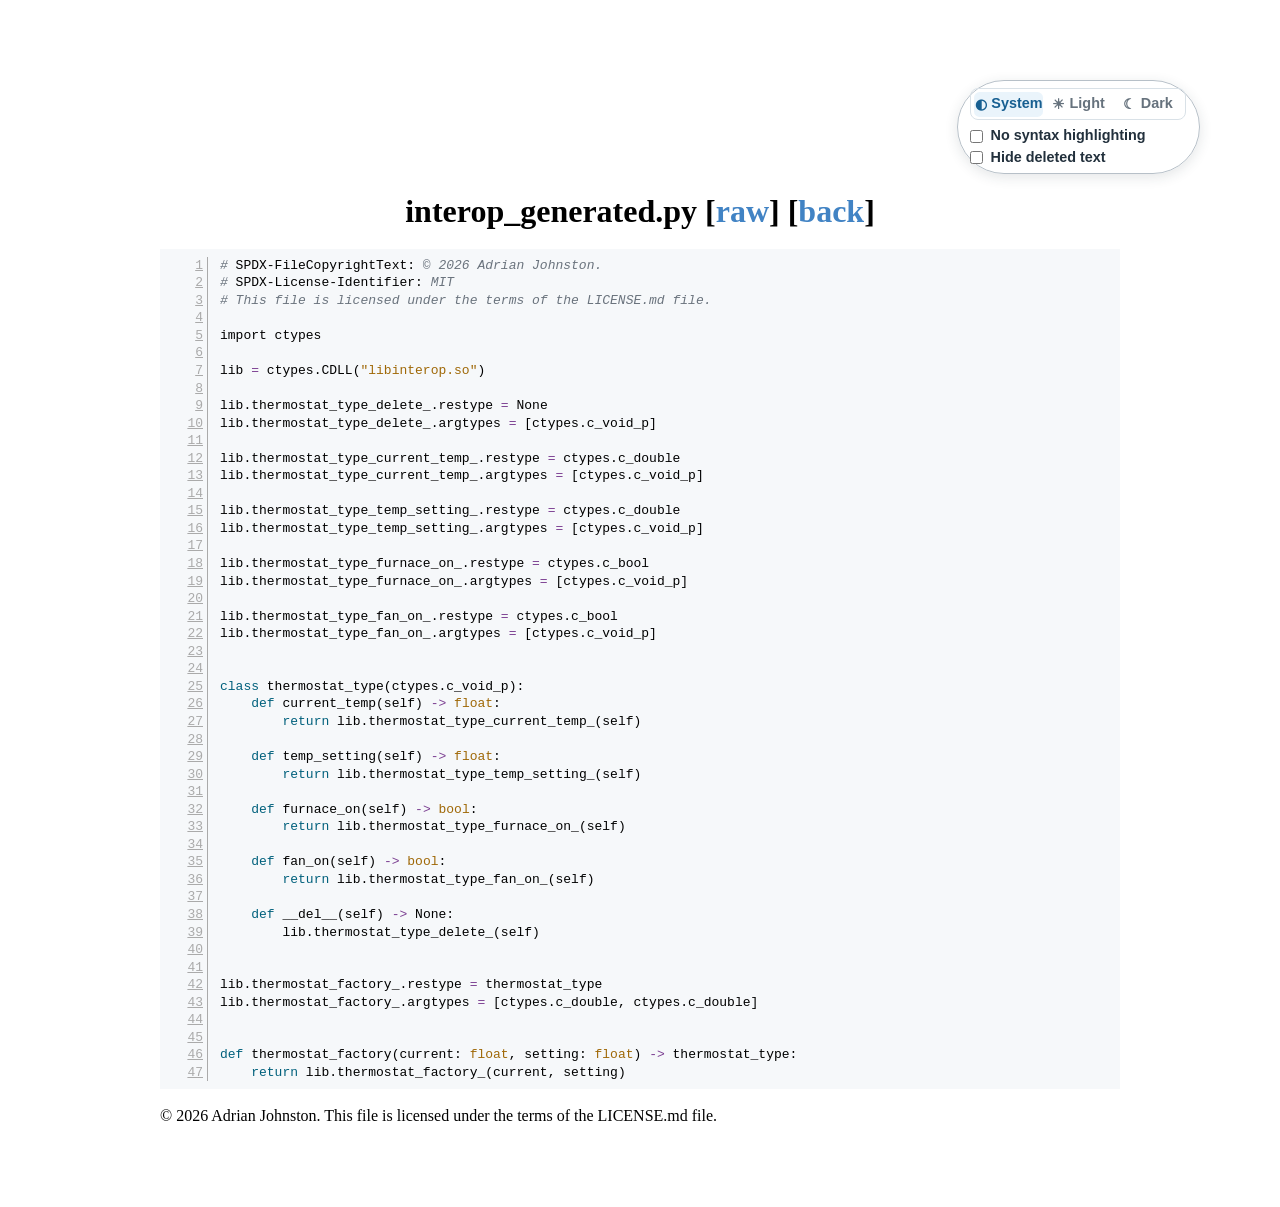
<file: interop_generated.py.html>
<!DOCTYPE html>
<html xmlns="http://www.w3.org/1999/xhtml" lang="en" xml:lang="en">
<head>
  <meta charset="utf-8" />
  <meta name="generator" content="mpark/wg21" />
  <meta name="viewport" content="width=device-width, initial-scale=1.0, user-scalable=yes" />
  <title>interop_generated.py</title>
  <style>

span.smallcaps{font-variant: small-caps;}
div.columns{display: flex; gap: min(4vw, 1.5em);}
div.column{flex: auto; overflow-x: auto;}
div.hanging-indent{margin-left: 1.5em; text-indent: -1.5em;}

ul.task-list[class]{list-style: none;}
ul.task-list li input[type="checkbox"] {
font-size: inherit;
width: 0.8em;
margin: 0 0.8em 0.2em -1.6em;
vertical-align: middle;
}

html { -webkit-text-size-adjust: 100%; }
pre > code.sourceCode { white-space: pre; position: relative; }
pre > code.sourceCode > span { display: inline-block; line-height: 1.25; }
pre > code.sourceCode > span:empty { height: 1.2em; }
.sourceCode { overflow: visible; }
code.sourceCode > span { color: inherit; text-decoration: inherit; }
div.sourceCode { margin: 1em 0; }
pre.sourceCode { margin: 0; }
@media screen {
div.sourceCode { overflow: auto; }
}
@media print {
pre > code.sourceCode { white-space: pre-wrap; }
pre > code.sourceCode > span { text-indent: -5em; padding-left: 5em; }
}
pre.numberSource code
{ counter-reset: source-line 0; }
pre.numberSource code > span
{ position: relative; left: -4em; counter-increment: source-line; }
pre.numberSource code > span > a:first-child::before
{ content: counter(source-line);
position: relative; left: -1em; text-align: right; vertical-align: baseline;
border: none; display: inline-block;
-webkit-touch-callout: none; -webkit-user-select: none;
-khtml-user-select: none; -moz-user-select: none;
-ms-user-select: none; user-select: none;
padding: 0 4px; width: 4em;
color: #aaaaaa;
}
pre.numberSource { margin-left: 3em; border-left: 1px solid #aaaaaa; padding-left: 4px; }
div.sourceCode
{ background-color: #f6f8fa; }
@media screen {
pre > code.sourceCode > span > a:first-child::before { text-decoration: underline; }
}
code span { } 
code span.al { color: #ff0000; } 
code span.an { } 
code span.at { } 
code span.bn { color: #9f6807; } 
code span.bu { color: #9f6807; } 
code span.cf { color: #00607c; } 
code span.ch { color: #9f6807; } 
code span.cn { } 
code span.co { color: #6a737d; font-style: italic; } 
code span.cv { color: #6a737d; font-style: italic; } 
code span.do { color: #6a737d; } 
code span.dt { color: #00607c; } 
code span.dv { color: #9f6807; } 
code span.er { color: #ff0000; font-weight: bold; } 
code span.ex { } 
code span.fl { color: #9f6807; } 
code span.fu { } 
code span.im { } 
code span.in { color: #6a737d; } 
code span.kw { color: #00607c; } 
code span.op { color: #7b3e91; } 
code span.ot { } 
code span.pp { color: #6f4e37; } 
code span.re { } 
code span.sc { color: #9f6807; } 
code span.ss { color: #9f6807; } 
code span.st { color: #9f6807; } 
code span.va { } 
code span.vs { color: #9f6807; } 
code span.wa { color: #6a737d; font-weight: bold; } 
</style>
  <style type="text/css">
body {
margin: 5em;
font-family: serif;

hyphens: auto;
line-height: 1.35;
text-align: justify;
}
@media screen and (max-width: 30em) {
body {
margin: 1.5em;
}
}
div.wrapper {
max-width: 60em;
margin: auto;
}
ul {
list-style-type: none;
padding-left: 2em;
margin-top: -0.2em;
margin-bottom: -0.2em;
}
a {
text-decoration: none;
color: #4183C4;
}
a.hidden_link {
text-decoration: none;
color: inherit;
}
li {
margin-top: 0.6em;
margin-bottom: 0.6em;
}
h1, h2, h3, h4 {
position: relative;
line-height: 1;
}
a.self-link {
position: absolute;
top: 0;
left: calc(-1 * (3.5rem - 26px));
width: calc(3.5rem - 26px);
height: 2em;
text-align: center;
border: none;
transition: opacity .2s;
opacity: .5;
font-family: sans-serif;
font-weight: normal;
font-size: 83%;
}
a.self-link:hover { opacity: 1; }
a.self-link::before { content: "§"; }
ul > li:before {
content: "\2014";
position: absolute;
margin-left: -1.5em;
}
:target { background-color: yellow; }
:target .codeblock { background-color: yellow; }
:target .sourceCode { background-color: yellow; }
:target ul { background-color: yellow; }
p:has(> span.marginalizedparent > a.marginalized:target),
li:has(> span.marginalizedparent > a.marginalized:target) {
background-color: yellow;
}
a.marginalized:target { background-color: transparent; }
.abbr_ref { float: right; }
.folded_abbr_ref { float: right; }
:target .folded_abbr_ref { display: none; }
:target .unfolded_abbr_ref { float: right; display: inherit; }
.unfolded_abbr_ref { display: none; }
.secnum { display: inline-block; min-width: 35pt; }
.header-section-number { display: inline-block; min-width: 35pt; }
.annexnum { display: block; }
div.sourceLinkParent {
float: right;
}
a.sourceLink {
position: absolute;
opacity: 0;
margin-left: 10pt;
}
a.sourceLink:hover {
opacity: 1;
}
a.itemDeclLink {
position: absolute;
font-size: 75%;
text-align: right;
width: 5em;
opacity: 0;
}
a.itemDeclLink:hover { opacity: 1; }
span.marginalizedparent {
position: relative;
left: -5em;
}
li span.marginalizedparent { left: -7em; }
li ul > li span.marginalizedparent { left: -9em; }
li ul > li ul > li span.marginalizedparent { left: -11em; }
li ul > li ul > li ul > li span.marginalizedparent { left: -13em; }
div.footnoteNumberParent {
position: relative;
left: -4.7em;
}
a.marginalized {
position: absolute;
font-size: 75%;
text-align: right;
width: 5em;
}
a.enumerated_item_num {
position: relative;
left: -3.5em;
display: inline-block;
margin-right: -3em;
text-align: right;
width: 3em;
}
div.para { margin-bottom: 0.6em; margin-top: 0.6em; text-align: justify; }
div.section { text-align: justify; }
div.sentence { display: inline; }
span.indexparent {
display: inline;
position: relative;
float: right;
right: -1em;
}
a.index {
position: absolute;
display: none;
}
a.index:before { content: "⟵"; }

a.index:target {
display: inline;
}
.indexitems {
margin-left: 2em;
text-indent: -2em;
}
div.itemdescr {
margin-left: 3em;
}
.bnf {
font-family: serif;
margin-left: 40pt;
margin-top: 0.5em;
margin-bottom: 0.5em;
}
.ncbnf {
font-family: serif;
margin-top: 0.5em;
margin-bottom: 0.5em;
margin-left: 40pt;
}
.ncsimplebnf {
font-family: serif;
font-style: italic;
margin-top: 0.5em;
margin-bottom: 0.5em;
margin-left: 40pt;
background: inherit; 
}
span.textnormal {
font-style: normal;
font-family: serif;
white-space: normal;
display: inline-block;
}
span.rlap {
display: inline-block;
width: 0px;
}
span.descr { font-style: normal; font-family: serif; }
span.grammarterm { font-style: italic; }
span.term { font-style: italic; }
span.terminal { font-family: monospace; font-style: normal; }
span.nonterminal { font-style: italic; }
span.tcode { font-family: monospace; font-style: normal; }
span.textbf { font-weight: bold; }
span.textsc { font-variant: small-caps; }
a.nontermdef { font-style: italic; font-family: serif; }
span.emph { font-style: italic; }
span.techterm { font-style: italic; }
span.mathit { font-style: italic; }
span.mathsf { font-family: sans-serif; }
span.mathrm { font-family: serif; font-style: normal; }
span.textrm { font-family: serif; }
span.textsl { font-style: italic; }
span.mathtt { font-family: monospace; font-style: normal; }
span.mbox { font-family: serif; font-style: normal; }
span.ungap { display: inline-block; width: 2pt; }
span.textit { font-style: italic; }
span.texttt { font-family: monospace; }
span.tcode_in_codeblock { font-family: monospace; font-style: normal; }
span.phantom { color: white; }

span.math { font-style: normal; }
span.mathblock {
display: block;
margin-left: auto;
margin-right: auto;
margin-top: 1.2em;
margin-bottom: 1.2em;
text-align: center;
}
span.mathalpha {
font-style: italic;
}
span.synopsis {
font-weight: bold;
margin-top: 0.5em;
display: block;
}
span.definition {
font-weight: bold;
display: block;
}
.codeblock {
margin-left: 1.2em;
line-height: 127%;
}
.outputblock {
margin-left: 1.2em;
line-height: 127%;
}
div.itemdecl {
margin-top: 2ex;
}
code.itemdeclcode {
white-space: pre;
display: block;
}
span.textsuperscript {
vertical-align: super;
font-size: smaller;
line-height: 0;
}
.footnotenum { vertical-align: super; font-size: smaller; line-height: 0; }
.footnote {
font-size: small;
margin-left: 2em;
margin-right: 2em;
margin-top: 0.6em;
margin-bottom: 0.6em;
}
div.minipage {
display: inline-block;
margin-right: 3em;
}
div.numberedTable {
text-align: center;
margin: 2em;
}
div.figure {
text-align: center;
margin: 2em;
}
table {
border: 1px solid black;
border-collapse: collapse;
margin-left: auto;
margin-right: auto;
margin-top: 0.8em;
text-align: left;
hyphens: none; 
}
td, th {
padding-left: 1em;
padding-right: 1em;
vertical-align: top;
}
td.empty {
padding: 0px;
padding-left: 1px;
}
td.left {
text-align: left;
}
td.right {
text-align: right;
}
td.center {
text-align: center;
}
td.justify {
text-align: justify;
}
td.border {
border-left: 1px solid black;
}
tr.rowsep, td.cline {
border-top: 1px solid black;
}
tr.even, tr.odd {
border-bottom: 1px solid black;
}
tr.capsep {
border-top: 3px solid black;
border-top-style: double;
}
tr.header {
border-bottom: 3px solid black;
border-bottom-style: double;
}
th {
border-bottom: 1px solid black;
}
span.centry {
font-weight: bold;
}
div.table {
display: block;
margin-left: auto;
margin-right: auto;
text-align: center;
width: 90%;
}
span.indented {
display: block;
margin-left: 2em;
margin-bottom: 1em;
margin-top: 1em;
}
ol.enumeratea { list-style-type: none; background: inherit; }
ol.enumerate { list-style-type: none; background: inherit; }

</style>
  <style type="text/css">:root {
color-scheme: light;
--unchanged-color: #898887;
--add-color: #006e28;
--rm-color: #bf0303;
--note-color: #0000ff;
--not-proposed-color: #7151a8;
--not-proposed-bg-color: rgba(113, 81, 168, 0.06);
}
.document-info {
display: inline-flex;
align-items: center;
gap: 0.3rem;
}
.document-link {
display: inline-block;
padding: 0 0.4em;
border: 1px solid var(--toc-border, #d9e1e7);
border-radius: 0.4rem;
color: var(--toc-muted, #66727d);
font: 600 0.8em/1 sans-serif;
text-decoration: none;
vertical-align: text-bottom;
}
.document-link:hover {
border-color: var(--toc-hover-border, #bdc9d2);
background: var(--toc-hover-bg, #f2f6f8);
color: var(--toc-hover-text, #244d6b);
}
.document-link:focus-visible {
outline: 2px solid var(--toc-accent, #2878b5);
outline-offset: 1px;
}
table thead tr {
border-bottom: 3px solid black;
border-bottom-style: double;
}
table tbody tr {
border-bottom: 1px solid black;
}
.cmptable {
width: 100%;
}

ins, del {
text-decoration-thickness: 1px;
}

ins {
text-underline-offset: 3.5px;
}
.add {
color: var(--add-color);
}
.rm {
color: var(--rm-color);
}
code.diff {
color: var(--unchanged-color);
}
code.diff span.va {
color: var(--add-color);
}
code.diff span.st {
color: var(--rm-color);
}
.ednote,
.draftnote {
color: var(--note-color);
}

div.sourceCode {
padding: 0.5em;
}
div.sourceCode:has(> pre.not_proposed) {
padding: 0.65em 0.8em 0.65em 1.1em;
border-left: 0.25em solid var(--not-proposed-color);
background-color: var(--not-proposed-bg-color);
}
div.sourceCode:has(> pre.not_proposed)::before {
content: "\2298\2002 Not proposed";
display: block;
margin-bottom: 0.8em;
color: var(--not-proposed-color);
font: 600 0.95rem/1.2 sans-serif;
}
</style>
  <style type="text/css">
#title-block-header > table {
border: none;
float: right;
}
#title-block-header > table tbody tr {
border-bottom: none;
}
details.collapsed > summary {
list-style: none;
cursor: pointer;
}
details.collapsed > summary::-webkit-details-marker {
display: none;
}
details.collapsed > summary .collapse-marker {
--collapse-marker-offset: 0.15em;
display: inline-block;
width: 0;
margin-right: 0.5em;
height: 0;
border-top: 0.3em solid transparent;
border-bottom: 0.3em solid transparent;
border-left: 0.45em solid currentColor;
transform: translateX(var(--collapse-marker-offset));
transform-origin: 0.15em center;
vertical-align: 0.1em;
}
details.collapsed > summary .collapse-marker:first-child {
--collapse-marker-offset: 0.075em;
width: calc(35pt - 0.45em);
margin-right: 0.25em;
}
details.collapsed[open] > summary .collapse-marker {
transform: translateX(var(--collapse-marker-offset)) rotate(90deg);
}
details.collapsed > summary > :is(h1, h2, h3, h4, h5, h6) {
margin-bottom: 0;
}
body[data-syntax-highlighting="off"] code.sourceCode:not(.diff) span:not(.add, .rm, .co, .cv, .do, .in) {
color: inherit !important;
font-style: inherit !important;
font-weight: inherit !important;
text-decoration: inherit !important;
}
body[data-deleted-text="hide"] .rm del {
display: none !important;
}
</style>
  <style type="text/css">
:root {
--toc-width: 19rem;
--toc-right: clamp(1rem, 2vw, 2.5rem);
--toc-top: 9.5rem;
--toc-accent: #2878b5;
--toc-active-bg: #eaf4fb;
--toc-active-text: #175f91;
--toc-border: #d9e1e7;
--toc-heading: #4d5c68;
--toc-hover-bg: #f2f6f8;
--toc-hover-border: #bdc9d2;
--toc-hover-text: #244d6b;
--toc-muted: #66727d;
--toc-rail: #dfe6eb;
--toc-section-number: #89949d;
--toc-scrollbar: #b8c3cc;
--toc-surface: rgba(255, 255, 255, 0.96);
--toc-panel-shadow:
0 0.75rem 2.25rem rgba(30, 55, 75, 0.08),
0 0.125rem 0.4rem rgba(30, 55, 75, 0.05);
--view-controls-bg: rgba(255, 255, 255, 0.96);
--view-controls-border: #b7c0c8;
--view-controls-color: #22303c;
--view-controls-hover: #f3f6f8;
--view-controls-shadow: 0 0.2rem 0.8rem rgba(34, 48, 60, 0.12);
}

.view-controls {
position: sticky;
top: 0.75rem;
z-index: 1000;
display: flex;
flex-direction: column;
align-items: flex-start;
gap: 0.35rem;
width: fit-content;
margin-left: auto;
margin-bottom: 1rem;
padding: 0.45rem 0.8rem;
border: 1px solid var(--view-controls-border);
border-radius: 999px;
background: var(--view-controls-bg);
color: var(--view-controls-color);
font: 600 0.9rem/1.1 sans-serif;
box-shadow: var(--view-controls-shadow);
}
.view-controls:hover {
background: var(--view-controls-hover);
}
.view-controls label {
display: flex;
align-items: center;
gap: 0.45rem;
}
.view-controls input {
margin: 0;
}
.view-controls span {
white-space: nowrap;
}
.theme-switcher {
display: flex;
align-self: stretch;
min-width: 0;
margin: 0 0 0.15rem;
padding: 0.15rem;
border: 1px solid var(--toc-border);
border-radius: 0.5rem;
}
.theme-switcher legend {
position: absolute;
width: 1px;
height: 1px;
padding: 0;
overflow: hidden;
clip: rect(0, 0, 0, 0);
white-space: nowrap;
border: 0;
}
.theme-switcher button {
display: inline-flex;
min-width: 0;
align-items: center;
justify-content: center;
gap: 0.3rem;
flex: 1;
padding: 0.3rem 0.4rem;
border: 0;
border-radius: 0.35rem;
background: transparent;
color: var(--toc-muted);
font: inherit;
cursor: pointer;
}
.theme-switcher button:hover {
background: var(--toc-hover-bg);
color: var(--toc-hover-text);
}
.theme-switcher button:focus-visible {
outline: 2px solid var(--toc-accent);
outline-offset: 1px;
}
.theme-switcher button[aria-pressed="true"] {
background: var(--toc-active-bg);
color: var(--toc-active-text);
font-weight: 600;
}
.theme-icon {
font-size: 0.9rem;
line-height: 1;
}
.table-of-contents .toc-progress {
display: none;
}
.toc-mobile-bar,
.toc-dialog,
.toc-mobile-title,
.toc-mobile-trigger,
.toc-expand-toggle {
display: none;
}

@media screen and (max-width: 89.999em) {
html,
body {
max-width: 100%;
}
html {
overflow-x: hidden;
overflow-x: clip;
}
.wrapper {
max-width: 100%;
}
.wrapper div.sourceCode {
max-width: 100%;
box-sizing: border-box;
}

.wrapper .table-wrapper {
max-width: 100%;
overflow-x: auto;
overscroll-behavior-inline: contain;
}
body.toc-ready .table-of-contents {
display: none;
}
body.toc-ready :is(h1, h2, h3, h4, h5, h6)[id] {
scroll-margin-top: 4.5rem;
}
body.toc-menu-open {
overflow: hidden;
}
body.toc-ready .toc-mobile-bar {
position: fixed;
inset: 0 0 auto;
z-index: 1100;
display: flex;
align-items: center;
gap: 1rem;
height: 3.5rem;
box-sizing: border-box;
padding:
0.5rem max(1rem, env(safe-area-inset-right))
0.5rem max(1rem, env(safe-area-inset-left));
border-bottom: 1px solid var(--toc-border);
background: var(--toc-surface);
box-shadow: 0 0.25rem 1rem rgba(30, 55, 75, 0.08);
backdrop-filter: blur(0.85rem);
font-family: ui-sans-serif, -apple-system, BlinkMacSystemFont, "Segoe UI",
sans-serif;
}
.toc-mobile-bar .view-controls {
position: static;
z-index: auto;
flex-direction: row;
align-items: center;
gap: 0.35rem;
width: auto;
margin: 0;
padding: 0;
border: 0;
border-radius: 0;
background: transparent;
color: var(--toc-muted);
box-shadow: none;
font: 600 0.72rem/1 ui-sans-serif, -apple-system, BlinkMacSystemFont,
"Segoe UI", sans-serif;
}
.toc-mobile-bar .view-controls:hover {
background: transparent;
}
.toc-mobile-bar .view-controls label {
gap: 0.35rem;
padding: 0.45rem 0.55rem;
border: 1px solid var(--toc-border);
border-radius: 0.6rem;
background: transparent;
cursor: pointer;
}
.toc-mobile-bar .view-controls label:hover {
border-color: var(--toc-hover-border);
background: var(--toc-hover-bg);
color: var(--toc-hover-text);
}
.toc-mobile-bar .view-controls input {
accent-color: var(--toc-accent);
}
.toc-mobile-bar .view-controls input:focus-visible {
outline: 2px solid var(--toc-accent);
outline-offset: 2px;
}
.toc-mobile-bar .theme-switcher {
align-self: center;
margin: 0;
}
body[data-syntax-highlighting="off"]
.toc-mobile-bar label[for="no-syntax-highlighting-toggle"],
body[data-deleted-text="hide"]
.toc-mobile-bar label[for="hide-deleted-text-toggle"] {
border-color: color-mix(in srgb,
var(--toc-accent) 35%, var(--toc-border));
background: var(--toc-active-bg);
color: var(--toc-active-text);
}
body.toc-ready .toc-mobile-title {
display: block;
min-width: 0;
flex: 1;
overflow: hidden;
color: var(--toc-heading);
font-size: 0.9rem;
font-weight: 600;
line-height: 1.2;
text-overflow: ellipsis;
white-space: nowrap;
}
body.toc-ready .toc-mobile-trigger {
display: inline-flex;
align-items: center;
gap: 0.5rem;
flex: 0 0 auto;
padding: 0.45rem 0.65rem;
border: 1px solid var(--toc-border);
border-radius: 0.6rem;
background: transparent;
color: var(--toc-heading);
font: 600 0.78rem/1 ui-sans-serif, -apple-system, BlinkMacSystemFont,
"Segoe UI", sans-serif;
cursor: pointer;
}
.toc-mobile-trigger:hover {
border-color: var(--toc-hover-border);
background: var(--toc-hover-bg);
}
.toc-mobile-trigger:focus-visible,
.toc-dialog-close:focus-visible,
.toc-dialog a:focus-visible {
outline: 2px solid var(--toc-accent);
outline-offset: 2px;
}
.toc-menu-icon {
position: relative;
width: 1rem;
height: 0.7rem;
flex: 0 0 auto;
border-top: 2px solid currentColor;
border-bottom: 2px solid currentColor;
box-sizing: border-box;
}
.toc-menu-icon::after {
content: "";
position: absolute;
top: 50%;
left: 0;
width: 100%;
border-top: 2px solid currentColor;
transform: translateY(-50%);
}
.toc-dialog[open] {
position: fixed;
inset: 0;
z-index: 1200;
display: flex;
flex-direction: column;
width: min(32rem, calc(100vw - 2rem));
max-width: none;
max-height: min(46rem, calc(100dvh - 2rem));
box-sizing: border-box;
margin: auto;
padding: 0;
overflow: hidden;
border: 1px solid var(--toc-border);
border-radius: 1rem;
background: var(--toc-surface);
color: var(--toc-muted);
box-shadow: 0 1.5rem 5rem rgba(20, 35, 45, 0.28);
font-family: ui-sans-serif, -apple-system, BlinkMacSystemFont, "Segoe UI",
sans-serif;
text-align: left;
hyphens: none;
}
.toc-dialog::backdrop {
background: rgba(20, 30, 38, 0.45);
backdrop-filter: blur(0.15rem);
}
.toc-dialog-header {
display: flex;
flex: 0 0 auto;
align-items: flex-start;
gap: 1rem;
padding: 1rem 1rem 0.9rem 1.15rem;
border-bottom: 1px solid var(--toc-border);
}
.toc-dialog-heading {
min-width: 0;
flex: 1;
}
.toc-dialog-eyebrow {
margin: 0 0 0.3rem;
color: var(--toc-accent);
font-size: 0.68rem;
font-weight: 700;
letter-spacing: 0.11em;
line-height: 1;
text-transform: uppercase;
}
.toc-dialog-title {
margin: 0;
overflow: hidden;
color: var(--toc-heading);
font-size: 1rem;
font-weight: 650;
line-height: 1.25;
text-overflow: ellipsis;
white-space: nowrap;
}
.toc-dialog-close {
display: grid;
width: 2rem;
height: 2rem;
flex: 0 0 auto;
place-items: center;
padding: 0;
border: 0;
border-radius: 50%;
background: transparent;
color: var(--toc-muted);
font: 400 1.5rem/1 sans-serif;
cursor: pointer;
}
.toc-dialog-close:hover {
background: var(--toc-hover-bg);
color: var(--toc-heading);
}
.toc-dialog-nav {
min-height: 0;

flex: 1 1 auto;
overflow-y: auto;
overscroll-behavior: contain;
padding: 0.75rem 0.8rem 1rem;
scrollbar-width: thin;
scrollbar-color: var(--toc-scrollbar) transparent;
}
.toc-dialog ul {
padding-left: 0;
margin: 0;
list-style: none;
}
.toc-dialog ul ul {
position: relative;
padding-left: 0.9rem;
margin: 0.15rem 0 0.25rem 0.65rem;
}
.toc-dialog ul ul::before {
content: "";
position: absolute;
top: 0.2rem;
bottom: 0.2rem;
left: 0;
width: 1px;
background: var(--toc-rail);
}
.toc-dialog li,
.toc-dialog li > ul {
display: block;
margin-top: 0;
margin-bottom: 0;
}
.toc-dialog li::before {
display: none;
}
.toc-dialog a {
display: block;
margin: 0.0625rem 0;
padding: 0.38rem 0.55rem 0.38rem 0.65rem;
border-left: 2px solid transparent;
border-radius: 0 0.45rem 0.45rem 0;
color: var(--toc-muted);
font-size: 0.875rem;
line-height: 1.35;
text-decoration: none;
overflow-wrap: anywhere;
}
.toc-dialog a:hover {
color: var(--toc-hover-text);
background: var(--toc-hover-bg);
}
.toc-dialog a.active {
border-left-color: var(--toc-accent);
background: var(--toc-active-bg);
color: var(--toc-active-text);
font-weight: 600;
}
.toc-dialog .toc-section-number {
color: var(--toc-section-number);
font-variant-numeric: tabular-nums;
}
.toc-dialog code,
.toc-dialog code span {
color: inherit !important;
background: transparent !important;
font-size: 0.96em;
font-weight: inherit;
}
}
@media screen and (max-width: 30em) {
a.self-link {
left: -1.5rem;
width: 1.5rem;
}
body.toc-ready {
padding-top: 3.25rem;
}
.toc-mobile-trigger-label {
position: absolute;
width: 1px;
height: 1px;
padding: 0;
overflow: hidden;
clip: rect(0, 0, 0, 0);
white-space: nowrap;
border: 0;
}
.toc-mobile-trigger {
padding-inline: 0.6rem;
}
.toc-dialog[open] {
width: calc(100vw - 1rem);
max-height: calc(100dvh - 1rem);
border-radius: 0.875rem;
}
}
@media screen and (max-width: 47.999em) {
body.toc-ready .toc-mobile-title {
display: none;
}
.toc-mobile-bar .view-controls {
min-width: 0;
flex: 1;
}
.toc-mobile-bar .view-controls label {
justify-content: center;
min-width: 0;
flex: 1;
}
.toc-mobile-bar .theme-label {
display: none;
}
.toc-mobile-bar .theme-switcher button {
flex: 0 0 auto;
padding-inline: 0.35rem;
}
}
@media screen and (max-width: 35.999em) {
.toc-mobile-bar .view-controls > label > span {
font-size: 0;
}
.toc-mobile-bar label[for="no-syntax-highlighting-toggle"] span::after {
content: "No highlight";
font-size: 0.72rem;
}
.toc-mobile-bar label[for="hide-deleted-text-toggle"] span::after {
content: "Hide deleted";
font-size: 0.72rem;
}
}
@media screen and (min-width: 90em) {
.toc-mobile-bar {
display: block;
}

body.has-toc {
margin-right: calc(
var(--toc-right) + var(--toc-width) + 2rem
);
}

body.has-toc .view-controls {
position: fixed;
top: 1rem;
right: var(--toc-right);
width: var(--toc-width);
box-sizing: border-box;
margin: 0;
padding: 0.6rem 0.75rem;
border-color: var(--toc-border);
border-radius: 0.875rem;
background: var(--toc-surface);
color: var(--toc-muted);
box-shadow: var(--toc-panel-shadow);
backdrop-filter: blur(0.75rem);
font-family: ui-sans-serif, -apple-system, BlinkMacSystemFont, "Segoe UI",
sans-serif;
font-size: 0.825rem;
font-weight: 400;
line-height: 1.38;
}
body.has-toc .view-controls:hover {
background: var(--toc-surface);
}
body.has-toc .view-controls label {
align-self: stretch;
padding: 0.3rem 0.55rem 0.3rem 0.6rem;
border-left: 2px solid transparent;
border-radius: 0 0.4rem 0.4rem 0;
cursor: pointer;
transition:
background-color 120ms ease,
color 120ms ease;
}
body.has-toc .view-controls label:hover {
background: var(--toc-hover-bg);
color: var(--toc-hover-text);
}
body.has-toc .view-controls input {
accent-color: var(--toc-accent);
}
body.has-toc .view-controls input:focus-visible {
outline: 2px solid var(--toc-accent);
outline-offset: 2px;
}
.table-of-contents {
position: fixed;
top: var(--toc-top);
right: var(--toc-right);
width: var(--toc-width);
max-height: calc(100vh - var(--toc-top) - 1.5rem);
box-sizing: border-box;
overflow-y: auto;
overscroll-behavior: contain;
border: 1px solid var(--toc-border);
border-radius: 0.875rem;
background: var(--toc-surface);
box-shadow: var(--toc-panel-shadow);
scrollbar-width: thin;
scrollbar-color: var(--toc-scrollbar) transparent;
font-family: ui-sans-serif, -apple-system, BlinkMacSystemFont, "Segoe UI",
sans-serif;
font-size: 0.825rem;
line-height: 1.38;
text-align: left;
hyphens: none;
color: var(--toc-muted);
}
.table-of-contents .toc-chrome {
position: sticky;
top: 0;
z-index: 2;
padding: 0.9rem 0.95rem 0.7rem;
border-bottom: 1px solid var(--toc-border);
background: var(--toc-surface);
backdrop-filter: blur(0.75rem);
}
.table-of-contents .toc-title-row {
display: flex;
align-items: center;
gap: 0.75rem;
}
.table-of-contents .table-of-contents-title {
display: flex;
align-items: center;
gap: 0.55rem;
min-width: 0;
flex: 1;
font-size: 0.72rem;
font-weight: 700;
line-height: 1;
letter-spacing: 0.11em;
text-transform: uppercase;
color: #4d5c68;
border-bottom: none !important;
margin: 0;
}
.table-of-contents .toc-expand-toggle {
display: inline-flex;
min-width: 4.7rem;
align-items: center;
justify-content: center;
flex: 0 0 auto;
padding: 0.3rem 0.45rem;
border: 1px solid var(--toc-border);
border-radius: 0.45rem;
background: transparent;
color: var(--toc-muted);
font: 600 0.68rem/1 ui-sans-serif, -apple-system, BlinkMacSystemFont,
"Segoe UI", sans-serif;
cursor: pointer;
transition:
background-color 120ms ease,
border-color 120ms ease,
color 120ms ease;
}
.table-of-contents .toc-expand-toggle[hidden] {
display: none;
}
.table-of-contents .toc-expand-toggle:hover {
border-color: var(--toc-hover-border);
background: var(--toc-hover-bg);
color: var(--toc-hover-text);
}
.table-of-contents .toc-expand-toggle:focus-visible {
outline: 2px solid var(--toc-accent);
outline-offset: 2px;
}
.table-of-contents .table-of-contents-title::before {
content: "";
width: 0.45rem;
height: 0.45rem;
flex: 0 0 auto;
border-radius: 50%;
background: var(--toc-accent);
box-shadow: 0 0 0 0.2rem color-mix(in srgb,
var(--toc-accent) 14%, transparent);
}
.table-of-contents .toc-progress {
display: block;
height: 0.1875rem;
margin-top: 0.75rem;
overflow: hidden;
border-radius: 999px;
background: var(--toc-rail);
}
.table-of-contents .toc-progress-bar {
display: block;
width: 100%;
height: 100%;
border-radius: inherit;
background: var(--toc-accent);
transform: scaleX(0);
transform-origin: left center;
}
.table-of-contents > ul {
padding: 0.65rem 0.75rem 0.8rem;
margin: 0;
}
.table-of-contents ul ul {
position: relative;
padding-left: 0.85rem;
margin: 0.15rem 0 0.25rem 0.55rem;
}
.table-of-contents ul ul::before {
content: "";
position: absolute;
top: 0.15rem;
bottom: 0.2rem;
left: 0;
width: 1px;
background: var(--toc-rail);
}

body.toc-ready .table-of-contents li > ul {
display: none;
}
body.toc-ready .table-of-contents li.active-path > ul {
display: block;
}
body.toc-ready .table-of-contents.toc-expanded li > ul {
display: block;
}
.table-of-contents li {
margin: 0;
}
.table-of-contents li::before {
display: none;
}
.table-of-contents a {
display: block;
margin: 0.0625rem 0;
padding: 0.3rem 0.55rem 0.3rem 0.6rem;
border-left: 2px solid transparent;
border-radius: 0 0.4rem 0.4rem 0;
color: var(--toc-muted);
text-decoration: none;
overflow-wrap: anywhere;
transition:
background-color 120ms ease,
border-color 120ms ease,
color 120ms ease;
}
.table-of-contents a:hover {
color: var(--toc-hover-text);
background: var(--toc-hover-bg);
}
.table-of-contents a:focus-visible {
outline: 2px solid var(--toc-accent);
outline-offset: 1px;
}
.table-of-contents a.active {
color: var(--toc-active-text);
border-left-color: var(--toc-accent);
background: var(--toc-active-bg);
font-weight: 600;
}
.table-of-contents .toc-section-number {
color: var(--toc-section-number);
font-weight: 400;
font-variant-numeric: tabular-nums;
margin-right: 0.2em;
}
.table-of-contents a.active .toc-section-number {
color: inherit;
opacity: 0.78;
}

.table-of-contents code,
.table-of-contents code span {
color: inherit !important;
background: transparent !important;
font-size: 0.96em;
font-weight: inherit;
}
}
@media screen and (min-width: 90em) and (prefers-reduced-motion: reduce) {
.table-of-contents a {
transition: none;
}
.table-of-contents .toc-expand-toggle {
transition: none;
}
}
@media print {
.view-controls,
.toc-mobile-bar,
.toc-dialog {
display: none;
}
}
</style>
  <style type="text/css">


body[data-syntax-highlighting="off"]
code.sourceCode:not(.diff)
span:is(.co, .cv, .do, .in) {
color: inherit !important;
font-style: inherit !important;
}
body:has(pre.lineAnchors) #title-block-header > table {
display: none;
}
</style>
  <style id="dark-theme-styles" media="screen and (prefers-color-scheme: dark)">

body {
background-color: #171717;
color: #e0e0e0;
}
span.mjx-mstyle { color: #e0e0e0 !important }
a:link { color: #74bdff; }
a:visited { color: #c38aff; }
a.hidden_link {
text-decoration: none;
color: inherit;
}
span.phantom { color: #171717; }
a.index:before { color: #e0e0e0; background-color: #4b6353; }
.comment { color: #40f040; }
.footnote .comment { color: #60ff60; }
.example .comment { color: #60ff60; }
.note .comment { color: #60ff60; }
span.keyword { color: #32eade; }
span.parenthesis { color: #ff7070; }
span.curlybracket { color: #ff7070; }
span.squarebracket { color: #ff7070; }
span.literal { color: #ffd867; }
span.literalterminal { color: #ffd867; }
span.operator { color: #dac6d9; }
span.anglebracket { color: #dac6d9; }
span.preprocessordirective { color: #c28c68; }
table { border-color: #e0e0e0; }
td.border { border-color: #e0e0e0; }
td.border { border-left-color: #e0e0e0; }
tr.rowsep, td.cline { border-top-color: #e0e0e0; }
tr.capsep { border-top-color: #e0e0e0; }
th { border-bottom-color: #e0e0e0; }
.footnoteSeparator { background-color: #e0e0e0; }
text { fill: #e0e0e0; }
path { stroke: #e0e0e0; }
polygon { stroke: #e0e0e0; fill: #e0e0e0; }
ellipse { stroke: #e0e0e0; }
:target { background-color: #4b6345; color: #ffffff; }
:target .codeblock { background-color: #4b6345; }
:target ul { background-color: #4b6345; }
:target a:link { color: #9fcdff; }
:target a:visited { color: #d39aff; }
:target a.hidden_link { text-decoration: none; color: inherit; }
:target span.keyword { color: #52faee; }
:target span.parenthesis { color: #ff4060; font-weight: bold; }
:target span.curlybracket { color: #ff4060; font-weight: bold; }
:target span.squarebracket { color: #ff4060; font-weight: bold; }
:target span.literal { color: #ffe070; }
:target span.literalterminal { color: #ffe070; }
:target span.operator { color: #ffffff; }
:target span.anglebracket { color: #ffffff; }
:target span.preprocessordirective { color: #e0968f; }
:target .comment { color: #75ff20; }
:target .footnote .comment { color: #75ff20; }
:target .example .comment { color: #75ff20; }
:target .note .comment { color: #75ff20; }

:root {
color-scheme: dark;
--unchanged-color: #e0e0e0;
--add-color: #d0fddd;
--rm-color: #ff9b98;
--note-color: #6699ff;
--not-proposed-color: #c2a4f5;
--not-proposed-bg-color: rgba(194, 164, 245, 0.07);
}
table thead tr {
border-bottom-color: #e0e0e0;
}
table tbody tr {
border-bottom-color: #e0e0e0;
}
div.sourceCode {
background-color: rgba(255, 255, 255, 0.03);
}
mark {
background-color: #665c00;
color: #ffffff;
}
code span.al,
code span.er {
color: #ff7070;
}
code span.cf,
code span.dt,
code span.kw {
color: #32eade;
}
code span.bn,
code span.bu,
code span.ch,
code span.dv,
code span.fl,
code span.sc,
code span.ss,
code span.st,
code span.vs {
color: #ffd867;
}
code span.co,
code span.cv,
code span.do,
code span.in,
code span.wa {
color: #60ff60;
}
code span.op {
color: #dac6d9;
}
code span.pp {
color: #c28c68;
}
:target .sourceCode,
p:has(> span.marginalizedparent > a.marginalized:target),
li:has(> span.marginalizedparent > a.marginalized:target) {
background-color: #4b6345;
}

:root {
--toc-accent: #62b0eb;
--toc-active-bg: rgba(70, 145, 200, 0.16);
--toc-active-text: #84c7f5;
--toc-border: #3b454e;
--toc-heading: #d2d9de;
--toc-hover-bg: rgba(255, 255, 255, 0.055);
--toc-hover-border: #59636c;
--toc-hover-text: #dceaf4;
--toc-muted: #abb5bd;
--toc-panel-shadow: 0 0.5rem 1.5rem rgba(0, 0, 0, 0.28);
--toc-rail: #414b54;
--toc-section-number: #7f8a93;
--toc-scrollbar: #59636c;
--toc-surface: rgba(28, 28, 28, 0.96);
--view-controls-bg: rgba(37, 37, 37, 0.96);
--view-controls-border: #59636c;
--view-controls-color: #e0e0e0;
--view-controls-hover: #303030;
--view-controls-shadow: 0 0.2rem 0.8rem rgba(0, 0, 0, 0.4);
} </style>
  <script>
    (() => {
      const root = document.documentElement;
      const darkStyles = document.getElementById('dark-theme-styles');
      const storageKey = 'mpark-wg21-theme';
      const themes = new Set(['system', 'light', 'dark']);

      let theme = 'system';
      try {
        const stored = localStorage.getItem(storageKey);
        if (themes.has(stored)) theme = stored;
      } catch (_) {
        // Local storage may be unavailable for local files or restricted contexts.
      }

      function applyTheme(value, persist) {
        theme = value;
        root.dataset.theme = value;
        darkStyles.media = value === 'dark'
          ? 'screen'
          : value === 'light' ? 'not all' : 'screen and (prefers-color-scheme: dark)';

        for (const button of document.querySelectorAll('button[data-theme-value]')) {
          button.setAttribute('aria-pressed', String(button.dataset.themeValue === value));
        }

        if (!persist) return;
        try {
          if (value === 'system') {
            localStorage.removeItem(storageKey);
          } else {
            localStorage.setItem(storageKey, value);
          }
        } catch (_) {
          // The selected theme still applies for this page.
        }
      }

      applyTheme(theme, false);
      document.addEventListener('DOMContentLoaded', () => {
        applyTheme(theme, false);
        for (const button of document.querySelectorAll('button[data-theme-value]')) {
          button.addEventListener('click', () => applyTheme(button.dataset.themeValue, true));
        }
      });
    })();  </script>
  <link href="[data-uri]" rel="icon" />
  
</head>
<body data-syntax-highlighting="on" data-deleted-text="show">
<form class="view-controls">
<fieldset class="theme-switcher">
<legend>Theme</legend>
<button type="button" data-theme-value="system" aria-label="Use system theme" aria-pressed="true" title="Use system theme">
<span class="theme-icon" aria-hidden="true">◐</span><span class="theme-label">System</span>
</button>
<button type="button" data-theme-value="light" aria-label="Use light theme" aria-pressed="false" title="Use light theme">
<span class="theme-icon" aria-hidden="true">☀</span><span class="theme-label">Light</span>
</button>
<button type="button" data-theme-value="dark" aria-label="Use dark theme" aria-pressed="false" title="Use dark theme">
<span class="theme-icon" aria-hidden="true">☾</span><span class="theme-label">Dark</span>
</button>
</fieldset>
<label for="no-syntax-highlighting-toggle">
<input id="no-syntax-highlighting-toggle" type="checkbox"></input>
<span>No syntax highlighting</span>
</label>
<label for="hide-deleted-text-toggle">
<input id="hide-deleted-text-toggle" type="checkbox"></input>
<span>Hide deleted text</span>
</label>
</form><div class="wrapper">
<header id="title-block-header">
<h1 class="title" style="text-align:center">interop_generated.py [<a href="https://whatchamacallem.github.io/std_interop/interop_generated.py">raw</a>]
[<a href="index.html">back</a>]</h1>
<table>
  <tr>
    <td>Document #:</td>
    <td>
      <span class="document-info">
        <span>D0000R0</span>
      <a class="document-link" href="https://wg21.link/P0000">Latest</a>
      <a class="document-link" href="https://wg21.link/P0000/status">Status</a>
      </span>
    </td>
  </tr>
  <tr>
    <td>Date:</td>
    <td>unassigned</td>
  </tr>
  <tr>
    <td style="vertical-align:top">Project:</td>
    <td>Programming Language C++</td>
  </tr>
  <tr>
    <td style="vertical-align:top">Audience:</td>
    <td>
      N/A<br>
    </td>
  </tr>
  <tr>
    <td style="vertical-align:top">Reply-to:</td>
    <td>
      Adrian Johnston<br>&lt;<a href="mailto:ajohnston54637@gmail.com" class="email">ajohnston54637@gmail.com</a>&gt;<br>
    </td>
  </tr>
</table>
</header>
<div style="clear:both">
<div class="sourceCode" id="cb1"><pre class="sourceCode numberSource python raw numberLines lineAnchors"><code class="sourceCode python"><span id="cb1-1"><a href="#cb1-1"></a><span class="co"># </span><span class="an">SPDX-FileCopyrightText:</span><span class="co"> © 2026 Adrian Johnston.</span></span>
<span id="cb1-2"><a href="#cb1-2"></a><span class="co"># </span><span class="an">SPDX-License-Identifier:</span><span class="co"> MIT</span></span>
<span id="cb1-3"><a href="#cb1-3"></a><span class="co"># This file is licensed under the terms of the LICENSE.md file.</span></span>
<span id="cb1-4"><a href="#cb1-4"></a></span>
<span id="cb1-5"><a href="#cb1-5"></a><span class="im">import</span> ctypes</span>
<span id="cb1-6"><a href="#cb1-6"></a></span>
<span id="cb1-7"><a href="#cb1-7"></a>lib <span class="op">=</span> ctypes.CDLL(<span class="st">&quot;libinterop.so&quot;</span>)</span>
<span id="cb1-8"><a href="#cb1-8"></a></span>
<span id="cb1-9"><a href="#cb1-9"></a>lib.thermostat_type_delete_.restype <span class="op">=</span> <span class="va">None</span></span>
<span id="cb1-10"><a href="#cb1-10"></a>lib.thermostat_type_delete_.argtypes <span class="op">=</span> [ctypes.c_void_p]</span>
<span id="cb1-11"><a href="#cb1-11"></a></span>
<span id="cb1-12"><a href="#cb1-12"></a>lib.thermostat_type_current_temp_.restype <span class="op">=</span> ctypes.c_double</span>
<span id="cb1-13"><a href="#cb1-13"></a>lib.thermostat_type_current_temp_.argtypes <span class="op">=</span> [ctypes.c_void_p]</span>
<span id="cb1-14"><a href="#cb1-14"></a></span>
<span id="cb1-15"><a href="#cb1-15"></a>lib.thermostat_type_temp_setting_.restype <span class="op">=</span> ctypes.c_double</span>
<span id="cb1-16"><a href="#cb1-16"></a>lib.thermostat_type_temp_setting_.argtypes <span class="op">=</span> [ctypes.c_void_p]</span>
<span id="cb1-17"><a href="#cb1-17"></a></span>
<span id="cb1-18"><a href="#cb1-18"></a>lib.thermostat_type_furnace_on_.restype <span class="op">=</span> ctypes.c_bool</span>
<span id="cb1-19"><a href="#cb1-19"></a>lib.thermostat_type_furnace_on_.argtypes <span class="op">=</span> [ctypes.c_void_p]</span>
<span id="cb1-20"><a href="#cb1-20"></a></span>
<span id="cb1-21"><a href="#cb1-21"></a>lib.thermostat_type_fan_on_.restype <span class="op">=</span> ctypes.c_bool</span>
<span id="cb1-22"><a href="#cb1-22"></a>lib.thermostat_type_fan_on_.argtypes <span class="op">=</span> [ctypes.c_void_p]</span>
<span id="cb1-23"><a href="#cb1-23"></a></span>
<span id="cb1-24"><a href="#cb1-24"></a></span>
<span id="cb1-25"><a href="#cb1-25"></a><span class="kw">class</span> thermostat_type(ctypes.c_void_p):</span>
<span id="cb1-26"><a href="#cb1-26"></a>    <span class="kw">def</span> current_temp(<span class="va">self</span>) <span class="op">-&gt;</span> <span class="bu">float</span>:</span>
<span id="cb1-27"><a href="#cb1-27"></a>        <span class="cf">return</span> lib.thermostat_type_current_temp_(<span class="va">self</span>)</span>
<span id="cb1-28"><a href="#cb1-28"></a></span>
<span id="cb1-29"><a href="#cb1-29"></a>    <span class="kw">def</span> temp_setting(<span class="va">self</span>) <span class="op">-&gt;</span> <span class="bu">float</span>:</span>
<span id="cb1-30"><a href="#cb1-30"></a>        <span class="cf">return</span> lib.thermostat_type_temp_setting_(<span class="va">self</span>)</span>
<span id="cb1-31"><a href="#cb1-31"></a></span>
<span id="cb1-32"><a href="#cb1-32"></a>    <span class="kw">def</span> furnace_on(<span class="va">self</span>) <span class="op">-&gt;</span> <span class="bu">bool</span>:</span>
<span id="cb1-33"><a href="#cb1-33"></a>        <span class="cf">return</span> lib.thermostat_type_furnace_on_(<span class="va">self</span>)</span>
<span id="cb1-34"><a href="#cb1-34"></a></span>
<span id="cb1-35"><a href="#cb1-35"></a>    <span class="kw">def</span> fan_on(<span class="va">self</span>) <span class="op">-&gt;</span> <span class="bu">bool</span>:</span>
<span id="cb1-36"><a href="#cb1-36"></a>        <span class="cf">return</span> lib.thermostat_type_fan_on_(<span class="va">self</span>)</span>
<span id="cb1-37"><a href="#cb1-37"></a></span>
<span id="cb1-38"><a href="#cb1-38"></a>    <span class="kw">def</span> <span class="fu">__del__</span>(<span class="va">self</span>) <span class="op">-&gt;</span> <span class="va">None</span>:</span>
<span id="cb1-39"><a href="#cb1-39"></a>        lib.thermostat_type_delete_(<span class="va">self</span>)</span>
<span id="cb1-40"><a href="#cb1-40"></a></span>
<span id="cb1-41"><a href="#cb1-41"></a></span>
<span id="cb1-42"><a href="#cb1-42"></a>lib.thermostat_factory_.restype <span class="op">=</span> thermostat_type</span>
<span id="cb1-43"><a href="#cb1-43"></a>lib.thermostat_factory_.argtypes <span class="op">=</span> [ctypes.c_double, ctypes.c_double]</span>
<span id="cb1-44"><a href="#cb1-44"></a></span>
<span id="cb1-45"><a href="#cb1-45"></a></span>
<span id="cb1-46"><a href="#cb1-46"></a><span class="kw">def</span> thermostat_factory(current: <span class="bu">float</span>, setting: <span class="bu">float</span>) <span class="op">-&gt;</span> thermostat_type:</span>
<span id="cb1-47"><a href="#cb1-47"></a>    <span class="cf">return</span> lib.thermostat_factory_(current, setting)</span></code></pre></div>
<p>© 2026 Adrian Johnston. This file is licensed under the terms of the
LICENSE.md file.</p>
</div>
</div>
<script>
const body = document.body;
const noSyntaxHighlightingCheckbox = document.getElementById('no-syntax-highlighting-toggle');
noSyntaxHighlightingCheckbox.checked = false;
noSyntaxHighlightingCheckbox.addEventListener('change', () => {
  body.dataset.syntaxHighlighting = noSyntaxHighlightingCheckbox.checked ? 'off' : 'on';
});

const hideDeletedTextCheckbox = document.getElementById('hide-deleted-text-toggle');
hideDeletedTextCheckbox.checked = false;
hideDeletedTextCheckbox.addEventListener('change', () => {
  body.dataset.deletedText = hideDeletedTextCheckbox.checked ? 'hide' : 'show';
});
</script>
</body>
</html>
</file>
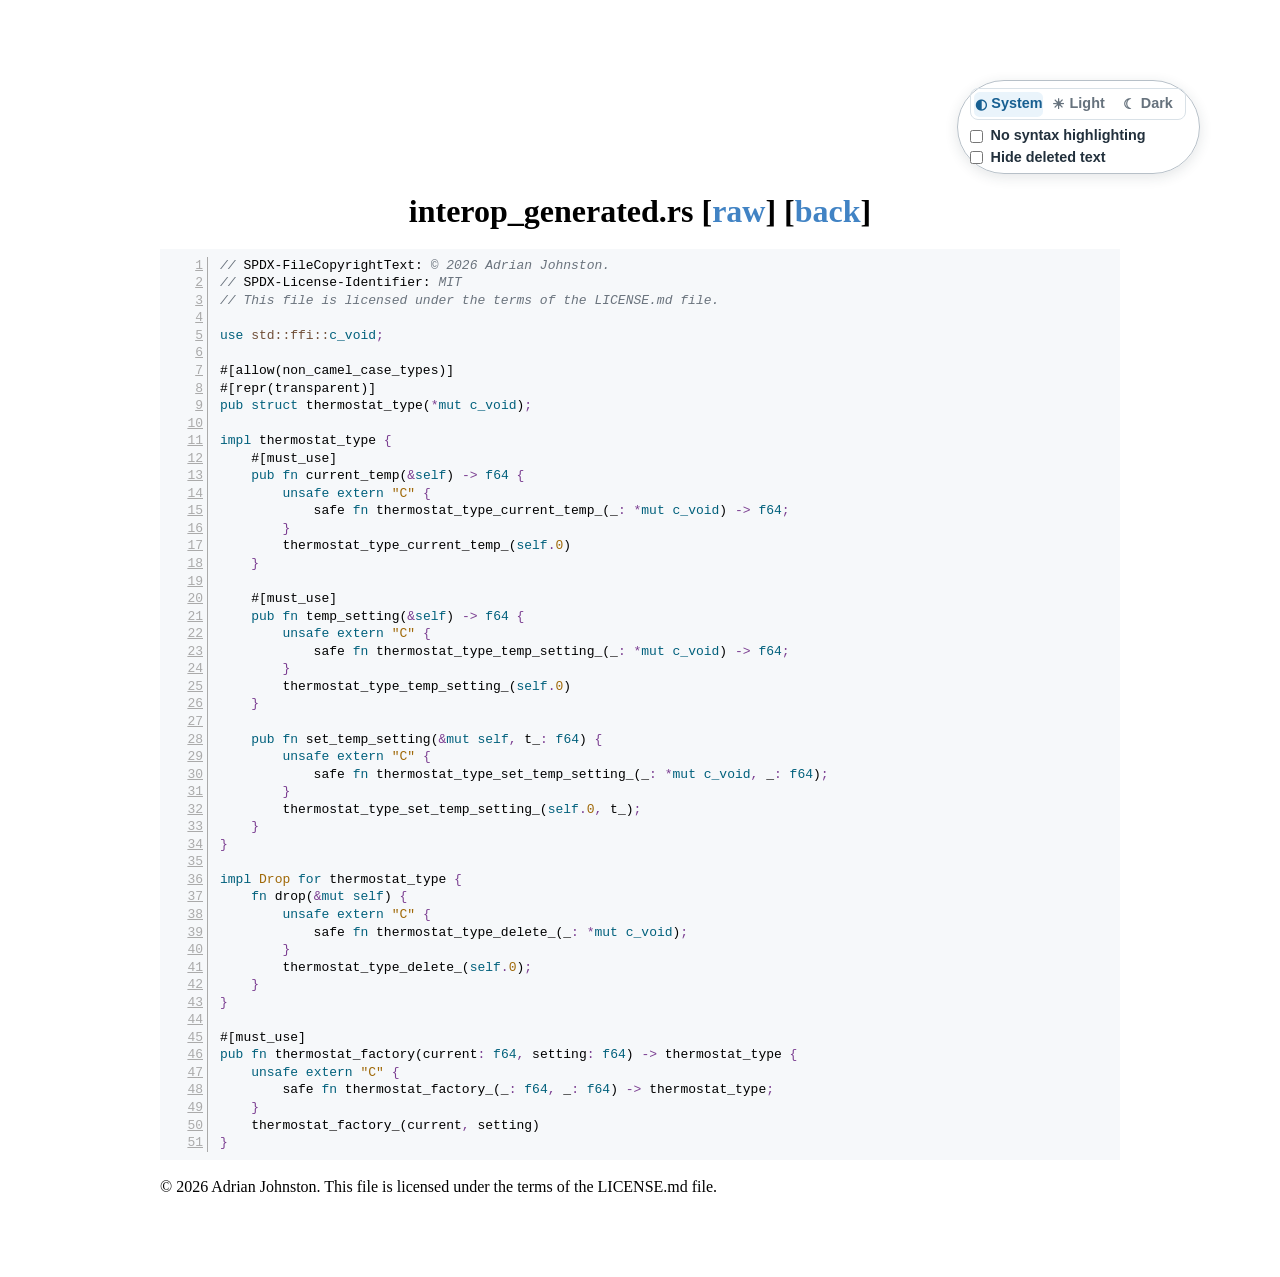
<file: interop_generated.rs.html>
<!DOCTYPE html>
<html xmlns="http://www.w3.org/1999/xhtml" lang="en" xml:lang="en">
<head>
  <meta charset="utf-8" />
  <meta name="generator" content="mpark/wg21" />
  <meta name="viewport" content="width=device-width, initial-scale=1.0, user-scalable=yes" />
  <title>interop_generated.rs</title>
  <style>

span.smallcaps{font-variant: small-caps;}
div.columns{display: flex; gap: min(4vw, 1.5em);}
div.column{flex: auto; overflow-x: auto;}
div.hanging-indent{margin-left: 1.5em; text-indent: -1.5em;}

ul.task-list[class]{list-style: none;}
ul.task-list li input[type="checkbox"] {
font-size: inherit;
width: 0.8em;
margin: 0 0.8em 0.2em -1.6em;
vertical-align: middle;
}

html { -webkit-text-size-adjust: 100%; }
pre > code.sourceCode { white-space: pre; position: relative; }
pre > code.sourceCode > span { display: inline-block; line-height: 1.25; }
pre > code.sourceCode > span:empty { height: 1.2em; }
.sourceCode { overflow: visible; }
code.sourceCode > span { color: inherit; text-decoration: inherit; }
div.sourceCode { margin: 1em 0; }
pre.sourceCode { margin: 0; }
@media screen {
div.sourceCode { overflow: auto; }
}
@media print {
pre > code.sourceCode { white-space: pre-wrap; }
pre > code.sourceCode > span { text-indent: -5em; padding-left: 5em; }
}
pre.numberSource code
{ counter-reset: source-line 0; }
pre.numberSource code > span
{ position: relative; left: -4em; counter-increment: source-line; }
pre.numberSource code > span > a:first-child::before
{ content: counter(source-line);
position: relative; left: -1em; text-align: right; vertical-align: baseline;
border: none; display: inline-block;
-webkit-touch-callout: none; -webkit-user-select: none;
-khtml-user-select: none; -moz-user-select: none;
-ms-user-select: none; user-select: none;
padding: 0 4px; width: 4em;
color: #aaaaaa;
}
pre.numberSource { margin-left: 3em; border-left: 1px solid #aaaaaa; padding-left: 4px; }
div.sourceCode
{ background-color: #f6f8fa; }
@media screen {
pre > code.sourceCode > span > a:first-child::before { text-decoration: underline; }
}
code span { } 
code span.al { color: #ff0000; } 
code span.an { } 
code span.at { } 
code span.bn { color: #9f6807; } 
code span.bu { color: #9f6807; } 
code span.cf { color: #00607c; } 
code span.ch { color: #9f6807; } 
code span.cn { } 
code span.co { color: #6a737d; font-style: italic; } 
code span.cv { color: #6a737d; font-style: italic; } 
code span.do { color: #6a737d; } 
code span.dt { color: #00607c; } 
code span.dv { color: #9f6807; } 
code span.er { color: #ff0000; font-weight: bold; } 
code span.ex { } 
code span.fl { color: #9f6807; } 
code span.fu { } 
code span.im { } 
code span.in { color: #6a737d; } 
code span.kw { color: #00607c; } 
code span.op { color: #7b3e91; } 
code span.ot { } 
code span.pp { color: #6f4e37; } 
code span.re { } 
code span.sc { color: #9f6807; } 
code span.ss { color: #9f6807; } 
code span.st { color: #9f6807; } 
code span.va { } 
code span.vs { color: #9f6807; } 
code span.wa { color: #6a737d; font-weight: bold; } 
</style>
  <style type="text/css">
body {
margin: 5em;
font-family: serif;

hyphens: auto;
line-height: 1.35;
text-align: justify;
}
@media screen and (max-width: 30em) {
body {
margin: 1.5em;
}
}
div.wrapper {
max-width: 60em;
margin: auto;
}
ul {
list-style-type: none;
padding-left: 2em;
margin-top: -0.2em;
margin-bottom: -0.2em;
}
a {
text-decoration: none;
color: #4183C4;
}
a.hidden_link {
text-decoration: none;
color: inherit;
}
li {
margin-top: 0.6em;
margin-bottom: 0.6em;
}
h1, h2, h3, h4 {
position: relative;
line-height: 1;
}
a.self-link {
position: absolute;
top: 0;
left: calc(-1 * (3.5rem - 26px));
width: calc(3.5rem - 26px);
height: 2em;
text-align: center;
border: none;
transition: opacity .2s;
opacity: .5;
font-family: sans-serif;
font-weight: normal;
font-size: 83%;
}
a.self-link:hover { opacity: 1; }
a.self-link::before { content: "§"; }
ul > li:before {
content: "\2014";
position: absolute;
margin-left: -1.5em;
}
:target { background-color: yellow; }
:target .codeblock { background-color: yellow; }
:target .sourceCode { background-color: yellow; }
:target ul { background-color: yellow; }
p:has(> span.marginalizedparent > a.marginalized:target),
li:has(> span.marginalizedparent > a.marginalized:target) {
background-color: yellow;
}
a.marginalized:target { background-color: transparent; }
.abbr_ref { float: right; }
.folded_abbr_ref { float: right; }
:target .folded_abbr_ref { display: none; }
:target .unfolded_abbr_ref { float: right; display: inherit; }
.unfolded_abbr_ref { display: none; }
.secnum { display: inline-block; min-width: 35pt; }
.header-section-number { display: inline-block; min-width: 35pt; }
.annexnum { display: block; }
div.sourceLinkParent {
float: right;
}
a.sourceLink {
position: absolute;
opacity: 0;
margin-left: 10pt;
}
a.sourceLink:hover {
opacity: 1;
}
a.itemDeclLink {
position: absolute;
font-size: 75%;
text-align: right;
width: 5em;
opacity: 0;
}
a.itemDeclLink:hover { opacity: 1; }
span.marginalizedparent {
position: relative;
left: -5em;
}
li span.marginalizedparent { left: -7em; }
li ul > li span.marginalizedparent { left: -9em; }
li ul > li ul > li span.marginalizedparent { left: -11em; }
li ul > li ul > li ul > li span.marginalizedparent { left: -13em; }
div.footnoteNumberParent {
position: relative;
left: -4.7em;
}
a.marginalized {
position: absolute;
font-size: 75%;
text-align: right;
width: 5em;
}
a.enumerated_item_num {
position: relative;
left: -3.5em;
display: inline-block;
margin-right: -3em;
text-align: right;
width: 3em;
}
div.para { margin-bottom: 0.6em; margin-top: 0.6em; text-align: justify; }
div.section { text-align: justify; }
div.sentence { display: inline; }
span.indexparent {
display: inline;
position: relative;
float: right;
right: -1em;
}
a.index {
position: absolute;
display: none;
}
a.index:before { content: "⟵"; }

a.index:target {
display: inline;
}
.indexitems {
margin-left: 2em;
text-indent: -2em;
}
div.itemdescr {
margin-left: 3em;
}
.bnf {
font-family: serif;
margin-left: 40pt;
margin-top: 0.5em;
margin-bottom: 0.5em;
}
.ncbnf {
font-family: serif;
margin-top: 0.5em;
margin-bottom: 0.5em;
margin-left: 40pt;
}
.ncsimplebnf {
font-family: serif;
font-style: italic;
margin-top: 0.5em;
margin-bottom: 0.5em;
margin-left: 40pt;
background: inherit; 
}
span.textnormal {
font-style: normal;
font-family: serif;
white-space: normal;
display: inline-block;
}
span.rlap {
display: inline-block;
width: 0px;
}
span.descr { font-style: normal; font-family: serif; }
span.grammarterm { font-style: italic; }
span.term { font-style: italic; }
span.terminal { font-family: monospace; font-style: normal; }
span.nonterminal { font-style: italic; }
span.tcode { font-family: monospace; font-style: normal; }
span.textbf { font-weight: bold; }
span.textsc { font-variant: small-caps; }
a.nontermdef { font-style: italic; font-family: serif; }
span.emph { font-style: italic; }
span.techterm { font-style: italic; }
span.mathit { font-style: italic; }
span.mathsf { font-family: sans-serif; }
span.mathrm { font-family: serif; font-style: normal; }
span.textrm { font-family: serif; }
span.textsl { font-style: italic; }
span.mathtt { font-family: monospace; font-style: normal; }
span.mbox { font-family: serif; font-style: normal; }
span.ungap { display: inline-block; width: 2pt; }
span.textit { font-style: italic; }
span.texttt { font-family: monospace; }
span.tcode_in_codeblock { font-family: monospace; font-style: normal; }
span.phantom { color: white; }

span.math { font-style: normal; }
span.mathblock {
display: block;
margin-left: auto;
margin-right: auto;
margin-top: 1.2em;
margin-bottom: 1.2em;
text-align: center;
}
span.mathalpha {
font-style: italic;
}
span.synopsis {
font-weight: bold;
margin-top: 0.5em;
display: block;
}
span.definition {
font-weight: bold;
display: block;
}
.codeblock {
margin-left: 1.2em;
line-height: 127%;
}
.outputblock {
margin-left: 1.2em;
line-height: 127%;
}
div.itemdecl {
margin-top: 2ex;
}
code.itemdeclcode {
white-space: pre;
display: block;
}
span.textsuperscript {
vertical-align: super;
font-size: smaller;
line-height: 0;
}
.footnotenum { vertical-align: super; font-size: smaller; line-height: 0; }
.footnote {
font-size: small;
margin-left: 2em;
margin-right: 2em;
margin-top: 0.6em;
margin-bottom: 0.6em;
}
div.minipage {
display: inline-block;
margin-right: 3em;
}
div.numberedTable {
text-align: center;
margin: 2em;
}
div.figure {
text-align: center;
margin: 2em;
}
table {
border: 1px solid black;
border-collapse: collapse;
margin-left: auto;
margin-right: auto;
margin-top: 0.8em;
text-align: left;
hyphens: none; 
}
td, th {
padding-left: 1em;
padding-right: 1em;
vertical-align: top;
}
td.empty {
padding: 0px;
padding-left: 1px;
}
td.left {
text-align: left;
}
td.right {
text-align: right;
}
td.center {
text-align: center;
}
td.justify {
text-align: justify;
}
td.border {
border-left: 1px solid black;
}
tr.rowsep, td.cline {
border-top: 1px solid black;
}
tr.even, tr.odd {
border-bottom: 1px solid black;
}
tr.capsep {
border-top: 3px solid black;
border-top-style: double;
}
tr.header {
border-bottom: 3px solid black;
border-bottom-style: double;
}
th {
border-bottom: 1px solid black;
}
span.centry {
font-weight: bold;
}
div.table {
display: block;
margin-left: auto;
margin-right: auto;
text-align: center;
width: 90%;
}
span.indented {
display: block;
margin-left: 2em;
margin-bottom: 1em;
margin-top: 1em;
}
ol.enumeratea { list-style-type: none; background: inherit; }
ol.enumerate { list-style-type: none; background: inherit; }

</style>
  <style type="text/css">:root {
color-scheme: light;
--unchanged-color: #898887;
--add-color: #006e28;
--rm-color: #bf0303;
--note-color: #0000ff;
--not-proposed-color: #7151a8;
--not-proposed-bg-color: rgba(113, 81, 168, 0.06);
}
.document-info {
display: inline-flex;
align-items: center;
gap: 0.3rem;
}
.document-link {
display: inline-block;
padding: 0 0.4em;
border: 1px solid var(--toc-border, #d9e1e7);
border-radius: 0.4rem;
color: var(--toc-muted, #66727d);
font: 600 0.8em/1 sans-serif;
text-decoration: none;
vertical-align: text-bottom;
}
.document-link:hover {
border-color: var(--toc-hover-border, #bdc9d2);
background: var(--toc-hover-bg, #f2f6f8);
color: var(--toc-hover-text, #244d6b);
}
.document-link:focus-visible {
outline: 2px solid var(--toc-accent, #2878b5);
outline-offset: 1px;
}
table thead tr {
border-bottom: 3px solid black;
border-bottom-style: double;
}
table tbody tr {
border-bottom: 1px solid black;
}
.cmptable {
width: 100%;
}

ins, del {
text-decoration-thickness: 1px;
}

ins {
text-underline-offset: 3.5px;
}
.add {
color: var(--add-color);
}
.rm {
color: var(--rm-color);
}
code.diff {
color: var(--unchanged-color);
}
code.diff span.va {
color: var(--add-color);
}
code.diff span.st {
color: var(--rm-color);
}
.ednote,
.draftnote {
color: var(--note-color);
}

div.sourceCode {
padding: 0.5em;
}
div.sourceCode:has(> pre.not_proposed) {
padding: 0.65em 0.8em 0.65em 1.1em;
border-left: 0.25em solid var(--not-proposed-color);
background-color: var(--not-proposed-bg-color);
}
div.sourceCode:has(> pre.not_proposed)::before {
content: "\2298\2002 Not proposed";
display: block;
margin-bottom: 0.8em;
color: var(--not-proposed-color);
font: 600 0.95rem/1.2 sans-serif;
}
</style>
  <style type="text/css">
#title-block-header > table {
border: none;
float: right;
}
#title-block-header > table tbody tr {
border-bottom: none;
}
details.collapsed > summary {
list-style: none;
cursor: pointer;
}
details.collapsed > summary::-webkit-details-marker {
display: none;
}
details.collapsed > summary .collapse-marker {
--collapse-marker-offset: 0.15em;
display: inline-block;
width: 0;
margin-right: 0.5em;
height: 0;
border-top: 0.3em solid transparent;
border-bottom: 0.3em solid transparent;
border-left: 0.45em solid currentColor;
transform: translateX(var(--collapse-marker-offset));
transform-origin: 0.15em center;
vertical-align: 0.1em;
}
details.collapsed > summary .collapse-marker:first-child {
--collapse-marker-offset: 0.075em;
width: calc(35pt - 0.45em);
margin-right: 0.25em;
}
details.collapsed[open] > summary .collapse-marker {
transform: translateX(var(--collapse-marker-offset)) rotate(90deg);
}
details.collapsed > summary > :is(h1, h2, h3, h4, h5, h6) {
margin-bottom: 0;
}
body[data-syntax-highlighting="off"] code.sourceCode:not(.diff) span:not(.add, .rm, .co, .cv, .do, .in) {
color: inherit !important;
font-style: inherit !important;
font-weight: inherit !important;
text-decoration: inherit !important;
}
body[data-deleted-text="hide"] .rm del {
display: none !important;
}
</style>
  <style type="text/css">
:root {
--toc-width: 19rem;
--toc-right: clamp(1rem, 2vw, 2.5rem);
--toc-top: 9.5rem;
--toc-accent: #2878b5;
--toc-active-bg: #eaf4fb;
--toc-active-text: #175f91;
--toc-border: #d9e1e7;
--toc-heading: #4d5c68;
--toc-hover-bg: #f2f6f8;
--toc-hover-border: #bdc9d2;
--toc-hover-text: #244d6b;
--toc-muted: #66727d;
--toc-rail: #dfe6eb;
--toc-section-number: #89949d;
--toc-scrollbar: #b8c3cc;
--toc-surface: rgba(255, 255, 255, 0.96);
--toc-panel-shadow:
0 0.75rem 2.25rem rgba(30, 55, 75, 0.08),
0 0.125rem 0.4rem rgba(30, 55, 75, 0.05);
--view-controls-bg: rgba(255, 255, 255, 0.96);
--view-controls-border: #b7c0c8;
--view-controls-color: #22303c;
--view-controls-hover: #f3f6f8;
--view-controls-shadow: 0 0.2rem 0.8rem rgba(34, 48, 60, 0.12);
}

.view-controls {
position: sticky;
top: 0.75rem;
z-index: 1000;
display: flex;
flex-direction: column;
align-items: flex-start;
gap: 0.35rem;
width: fit-content;
margin-left: auto;
margin-bottom: 1rem;
padding: 0.45rem 0.8rem;
border: 1px solid var(--view-controls-border);
border-radius: 999px;
background: var(--view-controls-bg);
color: var(--view-controls-color);
font: 600 0.9rem/1.1 sans-serif;
box-shadow: var(--view-controls-shadow);
}
.view-controls:hover {
background: var(--view-controls-hover);
}
.view-controls label {
display: flex;
align-items: center;
gap: 0.45rem;
}
.view-controls input {
margin: 0;
}
.view-controls span {
white-space: nowrap;
}
.theme-switcher {
display: flex;
align-self: stretch;
min-width: 0;
margin: 0 0 0.15rem;
padding: 0.15rem;
border: 1px solid var(--toc-border);
border-radius: 0.5rem;
}
.theme-switcher legend {
position: absolute;
width: 1px;
height: 1px;
padding: 0;
overflow: hidden;
clip: rect(0, 0, 0, 0);
white-space: nowrap;
border: 0;
}
.theme-switcher button {
display: inline-flex;
min-width: 0;
align-items: center;
justify-content: center;
gap: 0.3rem;
flex: 1;
padding: 0.3rem 0.4rem;
border: 0;
border-radius: 0.35rem;
background: transparent;
color: var(--toc-muted);
font: inherit;
cursor: pointer;
}
.theme-switcher button:hover {
background: var(--toc-hover-bg);
color: var(--toc-hover-text);
}
.theme-switcher button:focus-visible {
outline: 2px solid var(--toc-accent);
outline-offset: 1px;
}
.theme-switcher button[aria-pressed="true"] {
background: var(--toc-active-bg);
color: var(--toc-active-text);
font-weight: 600;
}
.theme-icon {
font-size: 0.9rem;
line-height: 1;
}
.table-of-contents .toc-progress {
display: none;
}
.toc-mobile-bar,
.toc-dialog,
.toc-mobile-title,
.toc-mobile-trigger,
.toc-expand-toggle {
display: none;
}

@media screen and (max-width: 89.999em) {
html,
body {
max-width: 100%;
}
html {
overflow-x: hidden;
overflow-x: clip;
}
.wrapper {
max-width: 100%;
}
.wrapper div.sourceCode {
max-width: 100%;
box-sizing: border-box;
}

.wrapper .table-wrapper {
max-width: 100%;
overflow-x: auto;
overscroll-behavior-inline: contain;
}
body.toc-ready .table-of-contents {
display: none;
}
body.toc-ready :is(h1, h2, h3, h4, h5, h6)[id] {
scroll-margin-top: 4.5rem;
}
body.toc-menu-open {
overflow: hidden;
}
body.toc-ready .toc-mobile-bar {
position: fixed;
inset: 0 0 auto;
z-index: 1100;
display: flex;
align-items: center;
gap: 1rem;
height: 3.5rem;
box-sizing: border-box;
padding:
0.5rem max(1rem, env(safe-area-inset-right))
0.5rem max(1rem, env(safe-area-inset-left));
border-bottom: 1px solid var(--toc-border);
background: var(--toc-surface);
box-shadow: 0 0.25rem 1rem rgba(30, 55, 75, 0.08);
backdrop-filter: blur(0.85rem);
font-family: ui-sans-serif, -apple-system, BlinkMacSystemFont, "Segoe UI",
sans-serif;
}
.toc-mobile-bar .view-controls {
position: static;
z-index: auto;
flex-direction: row;
align-items: center;
gap: 0.35rem;
width: auto;
margin: 0;
padding: 0;
border: 0;
border-radius: 0;
background: transparent;
color: var(--toc-muted);
box-shadow: none;
font: 600 0.72rem/1 ui-sans-serif, -apple-system, BlinkMacSystemFont,
"Segoe UI", sans-serif;
}
.toc-mobile-bar .view-controls:hover {
background: transparent;
}
.toc-mobile-bar .view-controls label {
gap: 0.35rem;
padding: 0.45rem 0.55rem;
border: 1px solid var(--toc-border);
border-radius: 0.6rem;
background: transparent;
cursor: pointer;
}
.toc-mobile-bar .view-controls label:hover {
border-color: var(--toc-hover-border);
background: var(--toc-hover-bg);
color: var(--toc-hover-text);
}
.toc-mobile-bar .view-controls input {
accent-color: var(--toc-accent);
}
.toc-mobile-bar .view-controls input:focus-visible {
outline: 2px solid var(--toc-accent);
outline-offset: 2px;
}
.toc-mobile-bar .theme-switcher {
align-self: center;
margin: 0;
}
body[data-syntax-highlighting="off"]
.toc-mobile-bar label[for="no-syntax-highlighting-toggle"],
body[data-deleted-text="hide"]
.toc-mobile-bar label[for="hide-deleted-text-toggle"] {
border-color: color-mix(in srgb,
var(--toc-accent) 35%, var(--toc-border));
background: var(--toc-active-bg);
color: var(--toc-active-text);
}
body.toc-ready .toc-mobile-title {
display: block;
min-width: 0;
flex: 1;
overflow: hidden;
color: var(--toc-heading);
font-size: 0.9rem;
font-weight: 600;
line-height: 1.2;
text-overflow: ellipsis;
white-space: nowrap;
}
body.toc-ready .toc-mobile-trigger {
display: inline-flex;
align-items: center;
gap: 0.5rem;
flex: 0 0 auto;
padding: 0.45rem 0.65rem;
border: 1px solid var(--toc-border);
border-radius: 0.6rem;
background: transparent;
color: var(--toc-heading);
font: 600 0.78rem/1 ui-sans-serif, -apple-system, BlinkMacSystemFont,
"Segoe UI", sans-serif;
cursor: pointer;
}
.toc-mobile-trigger:hover {
border-color: var(--toc-hover-border);
background: var(--toc-hover-bg);
}
.toc-mobile-trigger:focus-visible,
.toc-dialog-close:focus-visible,
.toc-dialog a:focus-visible {
outline: 2px solid var(--toc-accent);
outline-offset: 2px;
}
.toc-menu-icon {
position: relative;
width: 1rem;
height: 0.7rem;
flex: 0 0 auto;
border-top: 2px solid currentColor;
border-bottom: 2px solid currentColor;
box-sizing: border-box;
}
.toc-menu-icon::after {
content: "";
position: absolute;
top: 50%;
left: 0;
width: 100%;
border-top: 2px solid currentColor;
transform: translateY(-50%);
}
.toc-dialog[open] {
position: fixed;
inset: 0;
z-index: 1200;
display: flex;
flex-direction: column;
width: min(32rem, calc(100vw - 2rem));
max-width: none;
max-height: min(46rem, calc(100dvh - 2rem));
box-sizing: border-box;
margin: auto;
padding: 0;
overflow: hidden;
border: 1px solid var(--toc-border);
border-radius: 1rem;
background: var(--toc-surface);
color: var(--toc-muted);
box-shadow: 0 1.5rem 5rem rgba(20, 35, 45, 0.28);
font-family: ui-sans-serif, -apple-system, BlinkMacSystemFont, "Segoe UI",
sans-serif;
text-align: left;
hyphens: none;
}
.toc-dialog::backdrop {
background: rgba(20, 30, 38, 0.45);
backdrop-filter: blur(0.15rem);
}
.toc-dialog-header {
display: flex;
flex: 0 0 auto;
align-items: flex-start;
gap: 1rem;
padding: 1rem 1rem 0.9rem 1.15rem;
border-bottom: 1px solid var(--toc-border);
}
.toc-dialog-heading {
min-width: 0;
flex: 1;
}
.toc-dialog-eyebrow {
margin: 0 0 0.3rem;
color: var(--toc-accent);
font-size: 0.68rem;
font-weight: 700;
letter-spacing: 0.11em;
line-height: 1;
text-transform: uppercase;
}
.toc-dialog-title {
margin: 0;
overflow: hidden;
color: var(--toc-heading);
font-size: 1rem;
font-weight: 650;
line-height: 1.25;
text-overflow: ellipsis;
white-space: nowrap;
}
.toc-dialog-close {
display: grid;
width: 2rem;
height: 2rem;
flex: 0 0 auto;
place-items: center;
padding: 0;
border: 0;
border-radius: 50%;
background: transparent;
color: var(--toc-muted);
font: 400 1.5rem/1 sans-serif;
cursor: pointer;
}
.toc-dialog-close:hover {
background: var(--toc-hover-bg);
color: var(--toc-heading);
}
.toc-dialog-nav {
min-height: 0;

flex: 1 1 auto;
overflow-y: auto;
overscroll-behavior: contain;
padding: 0.75rem 0.8rem 1rem;
scrollbar-width: thin;
scrollbar-color: var(--toc-scrollbar) transparent;
}
.toc-dialog ul {
padding-left: 0;
margin: 0;
list-style: none;
}
.toc-dialog ul ul {
position: relative;
padding-left: 0.9rem;
margin: 0.15rem 0 0.25rem 0.65rem;
}
.toc-dialog ul ul::before {
content: "";
position: absolute;
top: 0.2rem;
bottom: 0.2rem;
left: 0;
width: 1px;
background: var(--toc-rail);
}
.toc-dialog li,
.toc-dialog li > ul {
display: block;
margin-top: 0;
margin-bottom: 0;
}
.toc-dialog li::before {
display: none;
}
.toc-dialog a {
display: block;
margin: 0.0625rem 0;
padding: 0.38rem 0.55rem 0.38rem 0.65rem;
border-left: 2px solid transparent;
border-radius: 0 0.45rem 0.45rem 0;
color: var(--toc-muted);
font-size: 0.875rem;
line-height: 1.35;
text-decoration: none;
overflow-wrap: anywhere;
}
.toc-dialog a:hover {
color: var(--toc-hover-text);
background: var(--toc-hover-bg);
}
.toc-dialog a.active {
border-left-color: var(--toc-accent);
background: var(--toc-active-bg);
color: var(--toc-active-text);
font-weight: 600;
}
.toc-dialog .toc-section-number {
color: var(--toc-section-number);
font-variant-numeric: tabular-nums;
}
.toc-dialog code,
.toc-dialog code span {
color: inherit !important;
background: transparent !important;
font-size: 0.96em;
font-weight: inherit;
}
}
@media screen and (max-width: 30em) {
a.self-link {
left: -1.5rem;
width: 1.5rem;
}
body.toc-ready {
padding-top: 3.25rem;
}
.toc-mobile-trigger-label {
position: absolute;
width: 1px;
height: 1px;
padding: 0;
overflow: hidden;
clip: rect(0, 0, 0, 0);
white-space: nowrap;
border: 0;
}
.toc-mobile-trigger {
padding-inline: 0.6rem;
}
.toc-dialog[open] {
width: calc(100vw - 1rem);
max-height: calc(100dvh - 1rem);
border-radius: 0.875rem;
}
}
@media screen and (max-width: 47.999em) {
body.toc-ready .toc-mobile-title {
display: none;
}
.toc-mobile-bar .view-controls {
min-width: 0;
flex: 1;
}
.toc-mobile-bar .view-controls label {
justify-content: center;
min-width: 0;
flex: 1;
}
.toc-mobile-bar .theme-label {
display: none;
}
.toc-mobile-bar .theme-switcher button {
flex: 0 0 auto;
padding-inline: 0.35rem;
}
}
@media screen and (max-width: 35.999em) {
.toc-mobile-bar .view-controls > label > span {
font-size: 0;
}
.toc-mobile-bar label[for="no-syntax-highlighting-toggle"] span::after {
content: "No highlight";
font-size: 0.72rem;
}
.toc-mobile-bar label[for="hide-deleted-text-toggle"] span::after {
content: "Hide deleted";
font-size: 0.72rem;
}
}
@media screen and (min-width: 90em) {
.toc-mobile-bar {
display: block;
}

body.has-toc {
margin-right: calc(
var(--toc-right) + var(--toc-width) + 2rem
);
}

body.has-toc .view-controls {
position: fixed;
top: 1rem;
right: var(--toc-right);
width: var(--toc-width);
box-sizing: border-box;
margin: 0;
padding: 0.6rem 0.75rem;
border-color: var(--toc-border);
border-radius: 0.875rem;
background: var(--toc-surface);
color: var(--toc-muted);
box-shadow: var(--toc-panel-shadow);
backdrop-filter: blur(0.75rem);
font-family: ui-sans-serif, -apple-system, BlinkMacSystemFont, "Segoe UI",
sans-serif;
font-size: 0.825rem;
font-weight: 400;
line-height: 1.38;
}
body.has-toc .view-controls:hover {
background: var(--toc-surface);
}
body.has-toc .view-controls label {
align-self: stretch;
padding: 0.3rem 0.55rem 0.3rem 0.6rem;
border-left: 2px solid transparent;
border-radius: 0 0.4rem 0.4rem 0;
cursor: pointer;
transition:
background-color 120ms ease,
color 120ms ease;
}
body.has-toc .view-controls label:hover {
background: var(--toc-hover-bg);
color: var(--toc-hover-text);
}
body.has-toc .view-controls input {
accent-color: var(--toc-accent);
}
body.has-toc .view-controls input:focus-visible {
outline: 2px solid var(--toc-accent);
outline-offset: 2px;
}
.table-of-contents {
position: fixed;
top: var(--toc-top);
right: var(--toc-right);
width: var(--toc-width);
max-height: calc(100vh - var(--toc-top) - 1.5rem);
box-sizing: border-box;
overflow-y: auto;
overscroll-behavior: contain;
border: 1px solid var(--toc-border);
border-radius: 0.875rem;
background: var(--toc-surface);
box-shadow: var(--toc-panel-shadow);
scrollbar-width: thin;
scrollbar-color: var(--toc-scrollbar) transparent;
font-family: ui-sans-serif, -apple-system, BlinkMacSystemFont, "Segoe UI",
sans-serif;
font-size: 0.825rem;
line-height: 1.38;
text-align: left;
hyphens: none;
color: var(--toc-muted);
}
.table-of-contents .toc-chrome {
position: sticky;
top: 0;
z-index: 2;
padding: 0.9rem 0.95rem 0.7rem;
border-bottom: 1px solid var(--toc-border);
background: var(--toc-surface);
backdrop-filter: blur(0.75rem);
}
.table-of-contents .toc-title-row {
display: flex;
align-items: center;
gap: 0.75rem;
}
.table-of-contents .table-of-contents-title {
display: flex;
align-items: center;
gap: 0.55rem;
min-width: 0;
flex: 1;
font-size: 0.72rem;
font-weight: 700;
line-height: 1;
letter-spacing: 0.11em;
text-transform: uppercase;
color: #4d5c68;
border-bottom: none !important;
margin: 0;
}
.table-of-contents .toc-expand-toggle {
display: inline-flex;
min-width: 4.7rem;
align-items: center;
justify-content: center;
flex: 0 0 auto;
padding: 0.3rem 0.45rem;
border: 1px solid var(--toc-border);
border-radius: 0.45rem;
background: transparent;
color: var(--toc-muted);
font: 600 0.68rem/1 ui-sans-serif, -apple-system, BlinkMacSystemFont,
"Segoe UI", sans-serif;
cursor: pointer;
transition:
background-color 120ms ease,
border-color 120ms ease,
color 120ms ease;
}
.table-of-contents .toc-expand-toggle[hidden] {
display: none;
}
.table-of-contents .toc-expand-toggle:hover {
border-color: var(--toc-hover-border);
background: var(--toc-hover-bg);
color: var(--toc-hover-text);
}
.table-of-contents .toc-expand-toggle:focus-visible {
outline: 2px solid var(--toc-accent);
outline-offset: 2px;
}
.table-of-contents .table-of-contents-title::before {
content: "";
width: 0.45rem;
height: 0.45rem;
flex: 0 0 auto;
border-radius: 50%;
background: var(--toc-accent);
box-shadow: 0 0 0 0.2rem color-mix(in srgb,
var(--toc-accent) 14%, transparent);
}
.table-of-contents .toc-progress {
display: block;
height: 0.1875rem;
margin-top: 0.75rem;
overflow: hidden;
border-radius: 999px;
background: var(--toc-rail);
}
.table-of-contents .toc-progress-bar {
display: block;
width: 100%;
height: 100%;
border-radius: inherit;
background: var(--toc-accent);
transform: scaleX(0);
transform-origin: left center;
}
.table-of-contents > ul {
padding: 0.65rem 0.75rem 0.8rem;
margin: 0;
}
.table-of-contents ul ul {
position: relative;
padding-left: 0.85rem;
margin: 0.15rem 0 0.25rem 0.55rem;
}
.table-of-contents ul ul::before {
content: "";
position: absolute;
top: 0.15rem;
bottom: 0.2rem;
left: 0;
width: 1px;
background: var(--toc-rail);
}

body.toc-ready .table-of-contents li > ul {
display: none;
}
body.toc-ready .table-of-contents li.active-path > ul {
display: block;
}
body.toc-ready .table-of-contents.toc-expanded li > ul {
display: block;
}
.table-of-contents li {
margin: 0;
}
.table-of-contents li::before {
display: none;
}
.table-of-contents a {
display: block;
margin: 0.0625rem 0;
padding: 0.3rem 0.55rem 0.3rem 0.6rem;
border-left: 2px solid transparent;
border-radius: 0 0.4rem 0.4rem 0;
color: var(--toc-muted);
text-decoration: none;
overflow-wrap: anywhere;
transition:
background-color 120ms ease,
border-color 120ms ease,
color 120ms ease;
}
.table-of-contents a:hover {
color: var(--toc-hover-text);
background: var(--toc-hover-bg);
}
.table-of-contents a:focus-visible {
outline: 2px solid var(--toc-accent);
outline-offset: 1px;
}
.table-of-contents a.active {
color: var(--toc-active-text);
border-left-color: var(--toc-accent);
background: var(--toc-active-bg);
font-weight: 600;
}
.table-of-contents .toc-section-number {
color: var(--toc-section-number);
font-weight: 400;
font-variant-numeric: tabular-nums;
margin-right: 0.2em;
}
.table-of-contents a.active .toc-section-number {
color: inherit;
opacity: 0.78;
}

.table-of-contents code,
.table-of-contents code span {
color: inherit !important;
background: transparent !important;
font-size: 0.96em;
font-weight: inherit;
}
}
@media screen and (min-width: 90em) and (prefers-reduced-motion: reduce) {
.table-of-contents a {
transition: none;
}
.table-of-contents .toc-expand-toggle {
transition: none;
}
}
@media print {
.view-controls,
.toc-mobile-bar,
.toc-dialog {
display: none;
}
}
</style>
  <style type="text/css">


body[data-syntax-highlighting="off"]
code.sourceCode:not(.diff)
span:is(.co, .cv, .do, .in) {
color: inherit !important;
font-style: inherit !important;
}
body:has(pre.lineAnchors) #title-block-header > table {
display: none;
}
</style>
  <style id="dark-theme-styles" media="screen and (prefers-color-scheme: dark)">

body {
background-color: #171717;
color: #e0e0e0;
}
span.mjx-mstyle { color: #e0e0e0 !important }
a:link { color: #74bdff; }
a:visited { color: #c38aff; }
a.hidden_link {
text-decoration: none;
color: inherit;
}
span.phantom { color: #171717; }
a.index:before { color: #e0e0e0; background-color: #4b6353; }
.comment { color: #40f040; }
.footnote .comment { color: #60ff60; }
.example .comment { color: #60ff60; }
.note .comment { color: #60ff60; }
span.keyword { color: #32eade; }
span.parenthesis { color: #ff7070; }
span.curlybracket { color: #ff7070; }
span.squarebracket { color: #ff7070; }
span.literal { color: #ffd867; }
span.literalterminal { color: #ffd867; }
span.operator { color: #dac6d9; }
span.anglebracket { color: #dac6d9; }
span.preprocessordirective { color: #c28c68; }
table { border-color: #e0e0e0; }
td.border { border-color: #e0e0e0; }
td.border { border-left-color: #e0e0e0; }
tr.rowsep, td.cline { border-top-color: #e0e0e0; }
tr.capsep { border-top-color: #e0e0e0; }
th { border-bottom-color: #e0e0e0; }
.footnoteSeparator { background-color: #e0e0e0; }
text { fill: #e0e0e0; }
path { stroke: #e0e0e0; }
polygon { stroke: #e0e0e0; fill: #e0e0e0; }
ellipse { stroke: #e0e0e0; }
:target { background-color: #4b6345; color: #ffffff; }
:target .codeblock { background-color: #4b6345; }
:target ul { background-color: #4b6345; }
:target a:link { color: #9fcdff; }
:target a:visited { color: #d39aff; }
:target a.hidden_link { text-decoration: none; color: inherit; }
:target span.keyword { color: #52faee; }
:target span.parenthesis { color: #ff4060; font-weight: bold; }
:target span.curlybracket { color: #ff4060; font-weight: bold; }
:target span.squarebracket { color: #ff4060; font-weight: bold; }
:target span.literal { color: #ffe070; }
:target span.literalterminal { color: #ffe070; }
:target span.operator { color: #ffffff; }
:target span.anglebracket { color: #ffffff; }
:target span.preprocessordirective { color: #e0968f; }
:target .comment { color: #75ff20; }
:target .footnote .comment { color: #75ff20; }
:target .example .comment { color: #75ff20; }
:target .note .comment { color: #75ff20; }

:root {
color-scheme: dark;
--unchanged-color: #e0e0e0;
--add-color: #d0fddd;
--rm-color: #ff9b98;
--note-color: #6699ff;
--not-proposed-color: #c2a4f5;
--not-proposed-bg-color: rgba(194, 164, 245, 0.07);
}
table thead tr {
border-bottom-color: #e0e0e0;
}
table tbody tr {
border-bottom-color: #e0e0e0;
}
div.sourceCode {
background-color: rgba(255, 255, 255, 0.03);
}
mark {
background-color: #665c00;
color: #ffffff;
}
code span.al,
code span.er {
color: #ff7070;
}
code span.cf,
code span.dt,
code span.kw {
color: #32eade;
}
code span.bn,
code span.bu,
code span.ch,
code span.dv,
code span.fl,
code span.sc,
code span.ss,
code span.st,
code span.vs {
color: #ffd867;
}
code span.co,
code span.cv,
code span.do,
code span.in,
code span.wa {
color: #60ff60;
}
code span.op {
color: #dac6d9;
}
code span.pp {
color: #c28c68;
}
:target .sourceCode,
p:has(> span.marginalizedparent > a.marginalized:target),
li:has(> span.marginalizedparent > a.marginalized:target) {
background-color: #4b6345;
}

:root {
--toc-accent: #62b0eb;
--toc-active-bg: rgba(70, 145, 200, 0.16);
--toc-active-text: #84c7f5;
--toc-border: #3b454e;
--toc-heading: #d2d9de;
--toc-hover-bg: rgba(255, 255, 255, 0.055);
--toc-hover-border: #59636c;
--toc-hover-text: #dceaf4;
--toc-muted: #abb5bd;
--toc-panel-shadow: 0 0.5rem 1.5rem rgba(0, 0, 0, 0.28);
--toc-rail: #414b54;
--toc-section-number: #7f8a93;
--toc-scrollbar: #59636c;
--toc-surface: rgba(28, 28, 28, 0.96);
--view-controls-bg: rgba(37, 37, 37, 0.96);
--view-controls-border: #59636c;
--view-controls-color: #e0e0e0;
--view-controls-hover: #303030;
--view-controls-shadow: 0 0.2rem 0.8rem rgba(0, 0, 0, 0.4);
} </style>
  <script>
    (() => {
      const root = document.documentElement;
      const darkStyles = document.getElementById('dark-theme-styles');
      const storageKey = 'mpark-wg21-theme';
      const themes = new Set(['system', 'light', 'dark']);

      let theme = 'system';
      try {
        const stored = localStorage.getItem(storageKey);
        if (themes.has(stored)) theme = stored;
      } catch (_) {
        // Local storage may be unavailable for local files or restricted contexts.
      }

      function applyTheme(value, persist) {
        theme = value;
        root.dataset.theme = value;
        darkStyles.media = value === 'dark'
          ? 'screen'
          : value === 'light' ? 'not all' : 'screen and (prefers-color-scheme: dark)';

        for (const button of document.querySelectorAll('button[data-theme-value]')) {
          button.setAttribute('aria-pressed', String(button.dataset.themeValue === value));
        }

        if (!persist) return;
        try {
          if (value === 'system') {
            localStorage.removeItem(storageKey);
          } else {
            localStorage.setItem(storageKey, value);
          }
        } catch (_) {
          // The selected theme still applies for this page.
        }
      }

      applyTheme(theme, false);
      document.addEventListener('DOMContentLoaded', () => {
        applyTheme(theme, false);
        for (const button of document.querySelectorAll('button[data-theme-value]')) {
          button.addEventListener('click', () => applyTheme(button.dataset.themeValue, true));
        }
      });
    })();  </script>
  <link href="[data-uri]" rel="icon" />
  
</head>
<body data-syntax-highlighting="on" data-deleted-text="show">
<form class="view-controls">
<fieldset class="theme-switcher">
<legend>Theme</legend>
<button type="button" data-theme-value="system" aria-label="Use system theme" aria-pressed="true" title="Use system theme">
<span class="theme-icon" aria-hidden="true">◐</span><span class="theme-label">System</span>
</button>
<button type="button" data-theme-value="light" aria-label="Use light theme" aria-pressed="false" title="Use light theme">
<span class="theme-icon" aria-hidden="true">☀</span><span class="theme-label">Light</span>
</button>
<button type="button" data-theme-value="dark" aria-label="Use dark theme" aria-pressed="false" title="Use dark theme">
<span class="theme-icon" aria-hidden="true">☾</span><span class="theme-label">Dark</span>
</button>
</fieldset>
<label for="no-syntax-highlighting-toggle">
<input id="no-syntax-highlighting-toggle" type="checkbox"></input>
<span>No syntax highlighting</span>
</label>
<label for="hide-deleted-text-toggle">
<input id="hide-deleted-text-toggle" type="checkbox"></input>
<span>Hide deleted text</span>
</label>
</form><div class="wrapper">
<header id="title-block-header">
<h1 class="title" style="text-align:center">interop_generated.rs [<a href="https://whatchamacallem.github.io/std_interop/interop_generated.rs">raw</a>]
[<a href="index.html">back</a>]</h1>
<table>
  <tr>
    <td>Document #:</td>
    <td>
      <span class="document-info">
        <span>D0000R0</span>
      <a class="document-link" href="https://wg21.link/P0000">Latest</a>
      <a class="document-link" href="https://wg21.link/P0000/status">Status</a>
      </span>
    </td>
  </tr>
  <tr>
    <td>Date:</td>
    <td>unassigned</td>
  </tr>
  <tr>
    <td style="vertical-align:top">Project:</td>
    <td>Programming Language C++</td>
  </tr>
  <tr>
    <td style="vertical-align:top">Audience:</td>
    <td>
      N/A<br>
    </td>
  </tr>
  <tr>
    <td style="vertical-align:top">Reply-to:</td>
    <td>
      Adrian Johnston<br>&lt;<a href="mailto:ajohnston54637@gmail.com" class="email">ajohnston54637@gmail.com</a>&gt;<br>
    </td>
  </tr>
</table>
</header>
<div style="clear:both">
<div class="sourceCode" id="cb1"><pre class="sourceCode numberSource rust raw numberLines lineAnchors"><code class="sourceCode rust"><span id="cb1-1"><a href="#cb1-1"></a><span class="co">// </span><span class="an">SPDX-FileCopyrightText:</span><span class="co"> © 2026 Adrian Johnston.</span></span>
<span id="cb1-2"><a href="#cb1-2"></a><span class="co">// </span><span class="an">SPDX-License-Identifier:</span><span class="co"> MIT</span></span>
<span id="cb1-3"><a href="#cb1-3"></a><span class="co">// This file is licensed under the terms of the LICENSE.md file.</span></span>
<span id="cb1-4"><a href="#cb1-4"></a></span>
<span id="cb1-5"><a href="#cb1-5"></a><span class="kw">use</span> <span class="pp">std::ffi::</span><span class="dt">c_void</span><span class="op">;</span></span>
<span id="cb1-6"><a href="#cb1-6"></a></span>
<span id="cb1-7"><a href="#cb1-7"></a><span class="at">#[</span>allow<span class="at">(</span>non_camel_case_types<span class="at">)]</span></span>
<span id="cb1-8"><a href="#cb1-8"></a><span class="at">#[</span>repr<span class="at">(</span>transparent<span class="at">)]</span></span>
<span id="cb1-9"><a href="#cb1-9"></a><span class="kw">pub</span> <span class="kw">struct</span> thermostat_type(<span class="op">*</span><span class="kw">mut</span> <span class="dt">c_void</span>)<span class="op">;</span></span>
<span id="cb1-10"><a href="#cb1-10"></a></span>
<span id="cb1-11"><a href="#cb1-11"></a><span class="kw">impl</span> thermostat_type <span class="op">{</span></span>
<span id="cb1-12"><a href="#cb1-12"></a>    <span class="at">#[</span>must_use<span class="at">]</span></span>
<span id="cb1-13"><a href="#cb1-13"></a>    <span class="kw">pub</span> <span class="kw">fn</span> current_temp(<span class="op">&amp;</span><span class="kw">self</span>) <span class="op">-&gt;</span> <span class="dt">f64</span> <span class="op">{</span></span>
<span id="cb1-14"><a href="#cb1-14"></a>        <span class="kw">unsafe</span> <span class="kw">extern</span> <span class="st">&quot;C&quot;</span> <span class="op">{</span></span>
<span id="cb1-15"><a href="#cb1-15"></a>            safe <span class="kw">fn</span> thermostat_type_current_temp_(_<span class="op">:</span> <span class="op">*</span><span class="kw">mut</span> <span class="dt">c_void</span>) <span class="op">-&gt;</span> <span class="dt">f64</span><span class="op">;</span></span>
<span id="cb1-16"><a href="#cb1-16"></a>        <span class="op">}</span></span>
<span id="cb1-17"><a href="#cb1-17"></a>        thermostat_type_current_temp_(<span class="kw">self</span><span class="op">.</span><span class="dv">0</span>)</span>
<span id="cb1-18"><a href="#cb1-18"></a>    <span class="op">}</span></span>
<span id="cb1-19"><a href="#cb1-19"></a></span>
<span id="cb1-20"><a href="#cb1-20"></a>    <span class="at">#[</span>must_use<span class="at">]</span></span>
<span id="cb1-21"><a href="#cb1-21"></a>    <span class="kw">pub</span> <span class="kw">fn</span> temp_setting(<span class="op">&amp;</span><span class="kw">self</span>) <span class="op">-&gt;</span> <span class="dt">f64</span> <span class="op">{</span></span>
<span id="cb1-22"><a href="#cb1-22"></a>        <span class="kw">unsafe</span> <span class="kw">extern</span> <span class="st">&quot;C&quot;</span> <span class="op">{</span></span>
<span id="cb1-23"><a href="#cb1-23"></a>            safe <span class="kw">fn</span> thermostat_type_temp_setting_(_<span class="op">:</span> <span class="op">*</span><span class="kw">mut</span> <span class="dt">c_void</span>) <span class="op">-&gt;</span> <span class="dt">f64</span><span class="op">;</span></span>
<span id="cb1-24"><a href="#cb1-24"></a>        <span class="op">}</span></span>
<span id="cb1-25"><a href="#cb1-25"></a>        thermostat_type_temp_setting_(<span class="kw">self</span><span class="op">.</span><span class="dv">0</span>)</span>
<span id="cb1-26"><a href="#cb1-26"></a>    <span class="op">}</span></span>
<span id="cb1-27"><a href="#cb1-27"></a></span>
<span id="cb1-28"><a href="#cb1-28"></a>    <span class="kw">pub</span> <span class="kw">fn</span> set_temp_setting(<span class="op">&amp;</span><span class="kw">mut</span> <span class="kw">self</span><span class="op">,</span> t_<span class="op">:</span> <span class="dt">f64</span>) <span class="op">{</span></span>
<span id="cb1-29"><a href="#cb1-29"></a>        <span class="kw">unsafe</span> <span class="kw">extern</span> <span class="st">&quot;C&quot;</span> <span class="op">{</span></span>
<span id="cb1-30"><a href="#cb1-30"></a>            safe <span class="kw">fn</span> thermostat_type_set_temp_setting_(_<span class="op">:</span> <span class="op">*</span><span class="kw">mut</span> <span class="dt">c_void</span><span class="op">,</span> _<span class="op">:</span> <span class="dt">f64</span>)<span class="op">;</span></span>
<span id="cb1-31"><a href="#cb1-31"></a>        <span class="op">}</span></span>
<span id="cb1-32"><a href="#cb1-32"></a>        thermostat_type_set_temp_setting_(<span class="kw">self</span><span class="op">.</span><span class="dv">0</span><span class="op">,</span> t_)<span class="op">;</span></span>
<span id="cb1-33"><a href="#cb1-33"></a>    <span class="op">}</span></span>
<span id="cb1-34"><a href="#cb1-34"></a><span class="op">}</span></span>
<span id="cb1-35"><a href="#cb1-35"></a></span>
<span id="cb1-36"><a href="#cb1-36"></a><span class="kw">impl</span> <span class="bu">Drop</span> <span class="cf">for</span> thermostat_type <span class="op">{</span></span>
<span id="cb1-37"><a href="#cb1-37"></a>    <span class="kw">fn</span> drop(<span class="op">&amp;</span><span class="kw">mut</span> <span class="kw">self</span>) <span class="op">{</span></span>
<span id="cb1-38"><a href="#cb1-38"></a>        <span class="kw">unsafe</span> <span class="kw">extern</span> <span class="st">&quot;C&quot;</span> <span class="op">{</span></span>
<span id="cb1-39"><a href="#cb1-39"></a>            safe <span class="kw">fn</span> thermostat_type_delete_(_<span class="op">:</span> <span class="op">*</span><span class="kw">mut</span> <span class="dt">c_void</span>)<span class="op">;</span></span>
<span id="cb1-40"><a href="#cb1-40"></a>        <span class="op">}</span></span>
<span id="cb1-41"><a href="#cb1-41"></a>        thermostat_type_delete_(<span class="kw">self</span><span class="op">.</span><span class="dv">0</span>)<span class="op">;</span></span>
<span id="cb1-42"><a href="#cb1-42"></a>    <span class="op">}</span></span>
<span id="cb1-43"><a href="#cb1-43"></a><span class="op">}</span></span>
<span id="cb1-44"><a href="#cb1-44"></a></span>
<span id="cb1-45"><a href="#cb1-45"></a><span class="at">#[</span>must_use<span class="at">]</span></span>
<span id="cb1-46"><a href="#cb1-46"></a><span class="kw">pub</span> <span class="kw">fn</span> thermostat_factory(current<span class="op">:</span> <span class="dt">f64</span><span class="op">,</span> setting<span class="op">:</span> <span class="dt">f64</span>) <span class="op">-&gt;</span> thermostat_type <span class="op">{</span></span>
<span id="cb1-47"><a href="#cb1-47"></a>    <span class="kw">unsafe</span> <span class="kw">extern</span> <span class="st">&quot;C&quot;</span> <span class="op">{</span></span>
<span id="cb1-48"><a href="#cb1-48"></a>        safe <span class="kw">fn</span> thermostat_factory_(_<span class="op">:</span> <span class="dt">f64</span><span class="op">,</span> _<span class="op">:</span> <span class="dt">f64</span>) <span class="op">-&gt;</span> thermostat_type<span class="op">;</span></span>
<span id="cb1-49"><a href="#cb1-49"></a>    <span class="op">}</span></span>
<span id="cb1-50"><a href="#cb1-50"></a>    thermostat_factory_(current<span class="op">,</span> setting)</span>
<span id="cb1-51"><a href="#cb1-51"></a><span class="op">}</span></span></code></pre></div>
<p>© 2026 Adrian Johnston. This file is licensed under the terms of the
LICENSE.md file.</p>
</div>
</div>
<script>
const body = document.body;
const noSyntaxHighlightingCheckbox = document.getElementById('no-syntax-highlighting-toggle');
noSyntaxHighlightingCheckbox.checked = false;
noSyntaxHighlightingCheckbox.addEventListener('change', () => {
  body.dataset.syntaxHighlighting = noSyntaxHighlightingCheckbox.checked ? 'off' : 'on';
});

const hideDeletedTextCheckbox = document.getElementById('hide-deleted-text-toggle');
hideDeletedTextCheckbox.checked = false;
hideDeletedTextCheckbox.addEventListener('change', () => {
  body.dataset.deletedText = hideDeletedTextCheckbox.checked ? 'hide' : 'show';
});
</script>
</body>
</html>
</file>
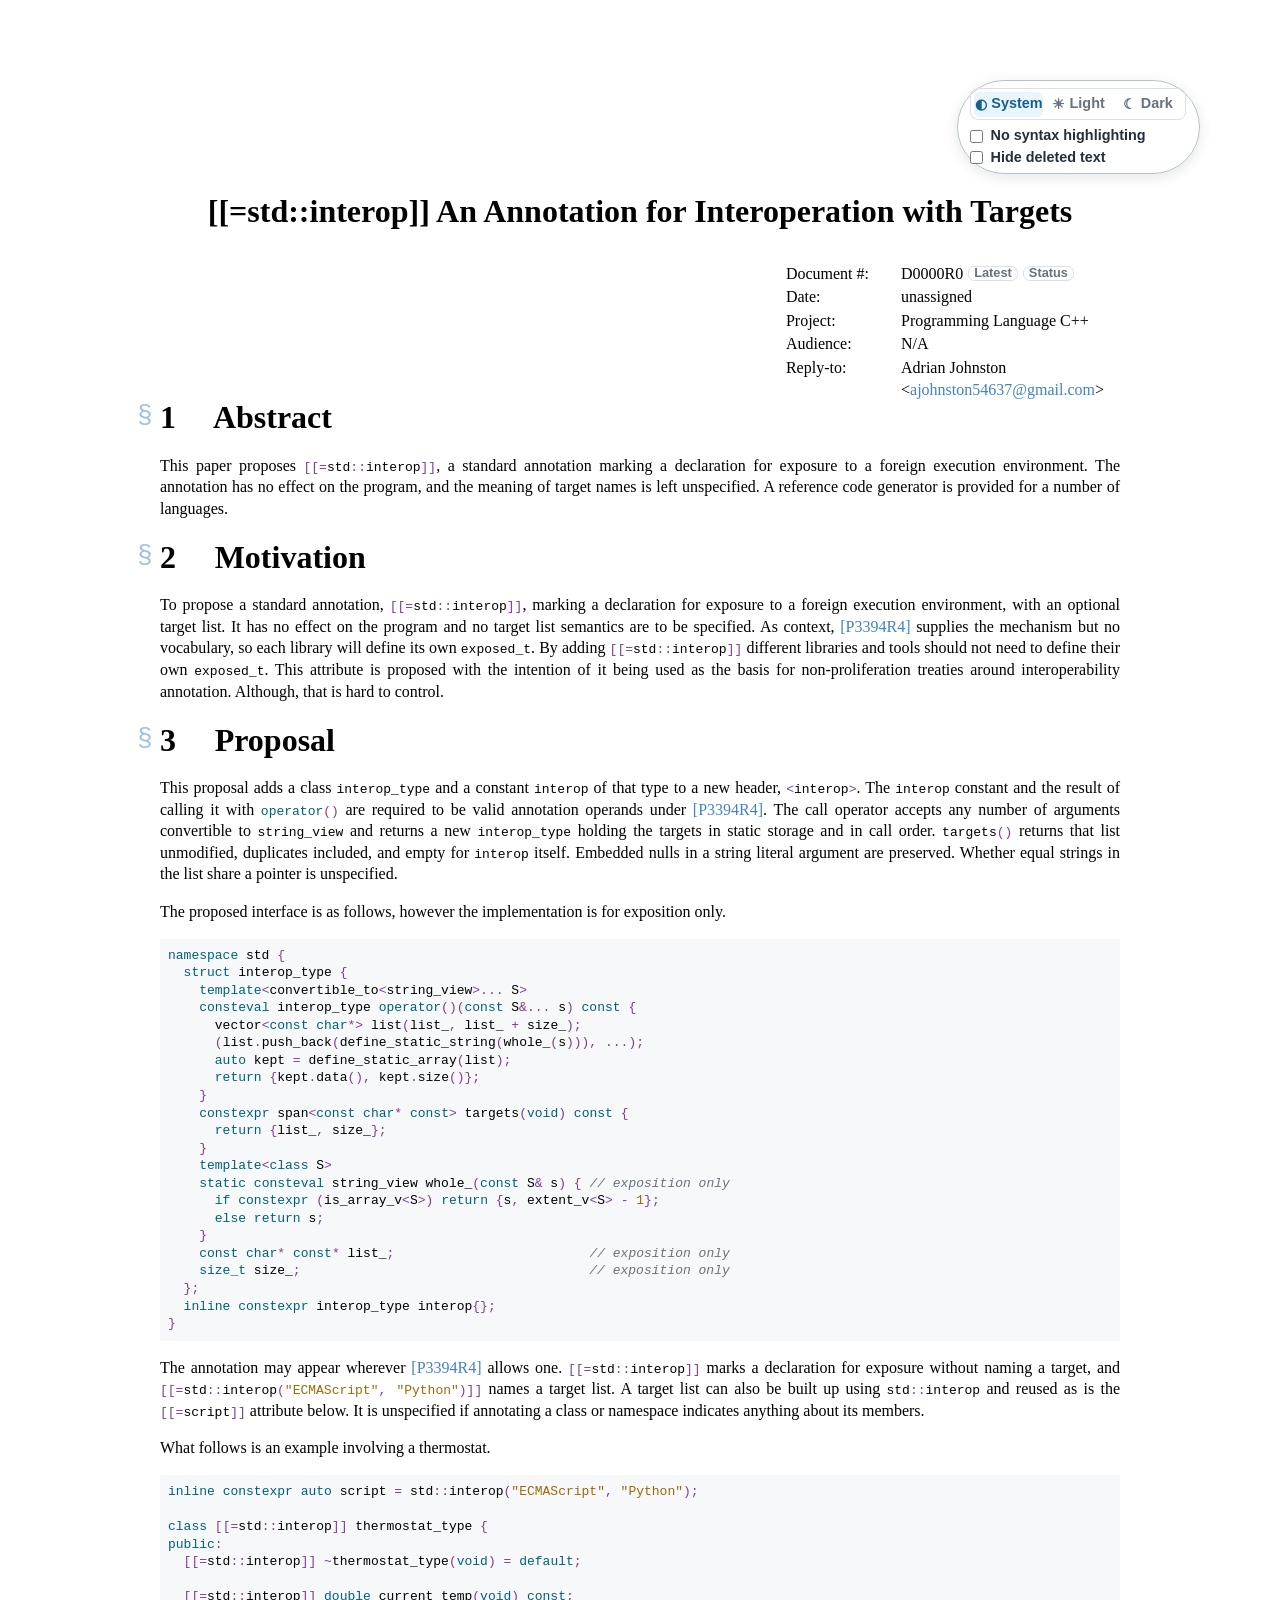
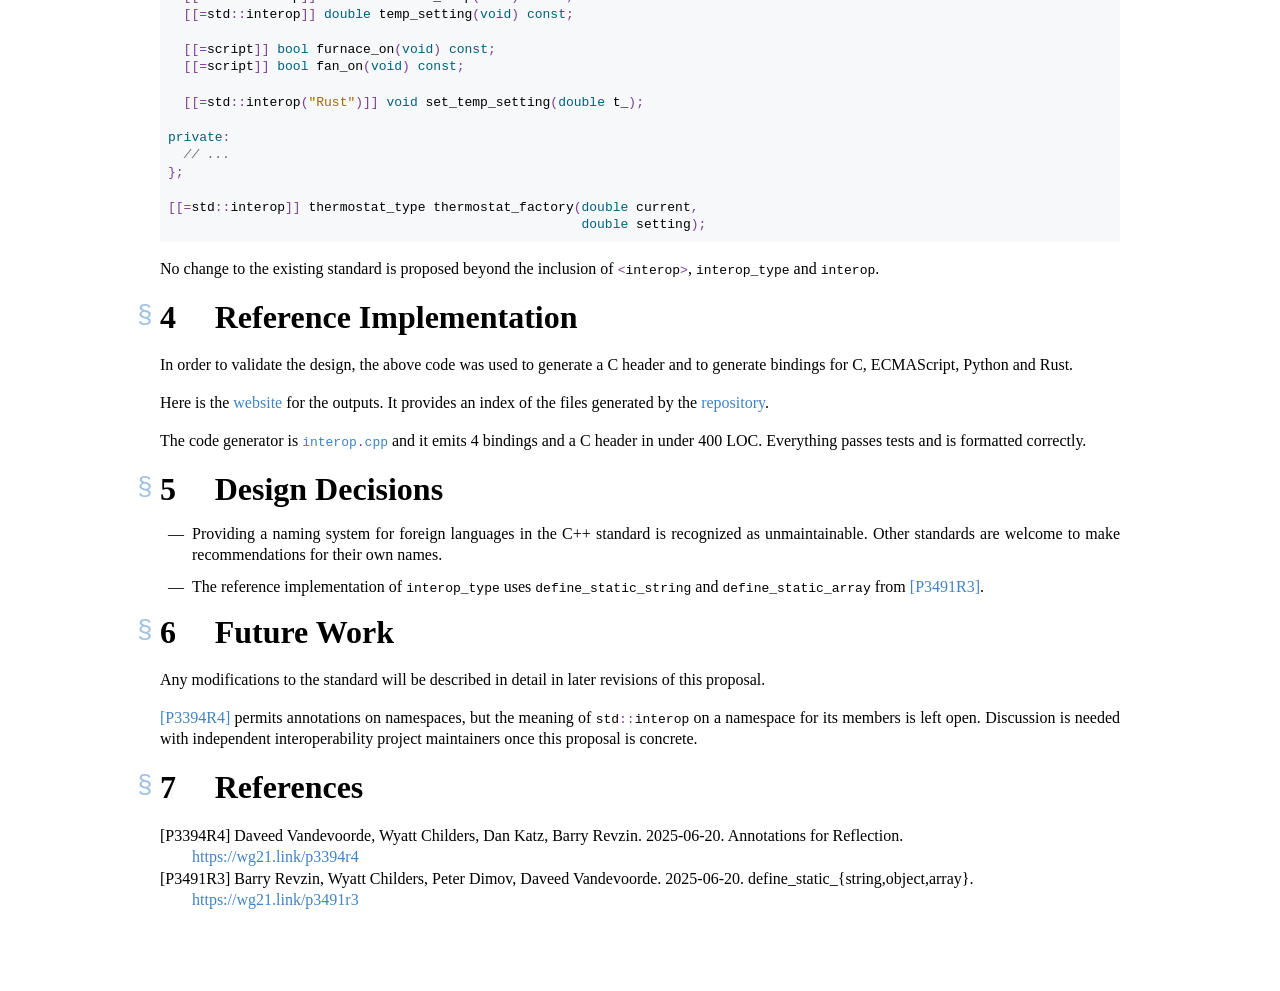
<file: proposal.html>
<!DOCTYPE html>
<html xmlns="http://www.w3.org/1999/xhtml" lang="en" xml:lang="en">
<head>
  <meta charset="utf-8" />
  <meta name="generator" content="mpark/wg21" />
  <meta name="viewport" content="width=device-width, initial-scale=1.0, user-scalable=yes" />
  <title>[[=std::interop]] An Annotation for Interoperation with
Targets</title>
  <style>

span.smallcaps{font-variant: small-caps;}
div.columns{display: flex; gap: min(4vw, 1.5em);}
div.column{flex: auto; overflow-x: auto;}
div.hanging-indent{margin-left: 1.5em; text-indent: -1.5em;}

ul.task-list[class]{list-style: none;}
ul.task-list li input[type="checkbox"] {
font-size: inherit;
width: 0.8em;
margin: 0 0.8em 0.2em -1.6em;
vertical-align: middle;
}

html { -webkit-text-size-adjust: 100%; }
pre > code.sourceCode { white-space: pre; position: relative; }
pre > code.sourceCode > span { display: inline-block; line-height: 1.25; }
pre > code.sourceCode > span:empty { height: 1.2em; }
.sourceCode { overflow: visible; }
code.sourceCode > span { color: inherit; text-decoration: inherit; }
div.sourceCode { margin: 1em 0; }
pre.sourceCode { margin: 0; }
@media screen {
div.sourceCode { overflow: auto; }
}
@media print {
pre > code.sourceCode { white-space: pre-wrap; }
pre > code.sourceCode > span { text-indent: -5em; padding-left: 5em; }
}
pre.numberSource code
{ counter-reset: source-line 0; }
pre.numberSource code > span
{ position: relative; left: -4em; counter-increment: source-line; }
pre.numberSource code > span > a:first-child::before
{ content: counter(source-line);
position: relative; left: -1em; text-align: right; vertical-align: baseline;
border: none; display: inline-block;
-webkit-touch-callout: none; -webkit-user-select: none;
-khtml-user-select: none; -moz-user-select: none;
-ms-user-select: none; user-select: none;
padding: 0 4px; width: 4em;
color: #aaaaaa;
}
pre.numberSource { margin-left: 3em; border-left: 1px solid #aaaaaa; padding-left: 4px; }
div.sourceCode
{ background-color: #f6f8fa; }
@media screen {
pre > code.sourceCode > span > a:first-child::before { text-decoration: underline; }
}
code span { } 
code span.al { color: #ff0000; } 
code span.an { } 
code span.at { } 
code span.bn { color: #9f6807; } 
code span.bu { color: #9f6807; } 
code span.cf { color: #00607c; } 
code span.ch { color: #9f6807; } 
code span.cn { } 
code span.co { color: #6a737d; font-style: italic; } 
code span.cv { color: #6a737d; font-style: italic; } 
code span.do { color: #6a737d; } 
code span.dt { color: #00607c; } 
code span.dv { color: #9f6807; } 
code span.er { color: #ff0000; font-weight: bold; } 
code span.ex { } 
code span.fl { color: #9f6807; } 
code span.fu { } 
code span.im { } 
code span.in { color: #6a737d; } 
code span.kw { color: #00607c; } 
code span.op { color: #7b3e91; } 
code span.ot { } 
code span.pp { color: #6f4e37; } 
code span.re { } 
code span.sc { color: #9f6807; } 
code span.ss { color: #9f6807; } 
code span.st { color: #9f6807; } 
code span.va { } 
code span.vs { color: #9f6807; } 
code span.wa { color: #6a737d; font-weight: bold; } 

div.csl-bib-body { }
div.csl-entry {
clear: both;
margin-bottom: 0em;
}
.hanging-indent div.csl-entry {
margin-left:2em;
text-indent:-2em;
}
div.csl-left-margin {
min-width:2em;
float:left;
}
div.csl-right-inline {
margin-left:2em;
padding-left:1em;
}
div.csl-indent {
margin-left: 2em;
} </style>
  <style type="text/css">
body {
margin: 5em;
font-family: serif;

hyphens: auto;
line-height: 1.35;
text-align: justify;
}
@media screen and (max-width: 30em) {
body {
margin: 1.5em;
}
}
div.wrapper {
max-width: 60em;
margin: auto;
}
ul {
list-style-type: none;
padding-left: 2em;
margin-top: -0.2em;
margin-bottom: -0.2em;
}
a {
text-decoration: none;
color: #4183C4;
}
a.hidden_link {
text-decoration: none;
color: inherit;
}
li {
margin-top: 0.6em;
margin-bottom: 0.6em;
}
h1, h2, h3, h4 {
position: relative;
line-height: 1;
}
a.self-link {
position: absolute;
top: 0;
left: calc(-1 * (3.5rem - 26px));
width: calc(3.5rem - 26px);
height: 2em;
text-align: center;
border: none;
transition: opacity .2s;
opacity: .5;
font-family: sans-serif;
font-weight: normal;
font-size: 83%;
}
a.self-link:hover { opacity: 1; }
a.self-link::before { content: "§"; }
ul > li:before {
content: "\2014";
position: absolute;
margin-left: -1.5em;
}
:target { background-color: yellow; }
:target .codeblock { background-color: yellow; }
:target .sourceCode { background-color: yellow; }
:target ul { background-color: yellow; }
p:has(> span.marginalizedparent > a.marginalized:target),
li:has(> span.marginalizedparent > a.marginalized:target) {
background-color: yellow;
}
a.marginalized:target { background-color: transparent; }
.abbr_ref { float: right; }
.folded_abbr_ref { float: right; }
:target .folded_abbr_ref { display: none; }
:target .unfolded_abbr_ref { float: right; display: inherit; }
.unfolded_abbr_ref { display: none; }
.secnum { display: inline-block; min-width: 35pt; }
.header-section-number { display: inline-block; min-width: 35pt; }
.annexnum { display: block; }
div.sourceLinkParent {
float: right;
}
a.sourceLink {
position: absolute;
opacity: 0;
margin-left: 10pt;
}
a.sourceLink:hover {
opacity: 1;
}
a.itemDeclLink {
position: absolute;
font-size: 75%;
text-align: right;
width: 5em;
opacity: 0;
}
a.itemDeclLink:hover { opacity: 1; }
span.marginalizedparent {
position: relative;
left: -5em;
}
li span.marginalizedparent { left: -7em; }
li ul > li span.marginalizedparent { left: -9em; }
li ul > li ul > li span.marginalizedparent { left: -11em; }
li ul > li ul > li ul > li span.marginalizedparent { left: -13em; }
div.footnoteNumberParent {
position: relative;
left: -4.7em;
}
a.marginalized {
position: absolute;
font-size: 75%;
text-align: right;
width: 5em;
}
a.enumerated_item_num {
position: relative;
left: -3.5em;
display: inline-block;
margin-right: -3em;
text-align: right;
width: 3em;
}
div.para { margin-bottom: 0.6em; margin-top: 0.6em; text-align: justify; }
div.section { text-align: justify; }
div.sentence { display: inline; }
span.indexparent {
display: inline;
position: relative;
float: right;
right: -1em;
}
a.index {
position: absolute;
display: none;
}
a.index:before { content: "⟵"; }

a.index:target {
display: inline;
}
.indexitems {
margin-left: 2em;
text-indent: -2em;
}
div.itemdescr {
margin-left: 3em;
}
.bnf {
font-family: serif;
margin-left: 40pt;
margin-top: 0.5em;
margin-bottom: 0.5em;
}
.ncbnf {
font-family: serif;
margin-top: 0.5em;
margin-bottom: 0.5em;
margin-left: 40pt;
}
.ncsimplebnf {
font-family: serif;
font-style: italic;
margin-top: 0.5em;
margin-bottom: 0.5em;
margin-left: 40pt;
background: inherit; 
}
span.textnormal {
font-style: normal;
font-family: serif;
white-space: normal;
display: inline-block;
}
span.rlap {
display: inline-block;
width: 0px;
}
span.descr { font-style: normal; font-family: serif; }
span.grammarterm { font-style: italic; }
span.term { font-style: italic; }
span.terminal { font-family: monospace; font-style: normal; }
span.nonterminal { font-style: italic; }
span.tcode { font-family: monospace; font-style: normal; }
span.textbf { font-weight: bold; }
span.textsc { font-variant: small-caps; }
a.nontermdef { font-style: italic; font-family: serif; }
span.emph { font-style: italic; }
span.techterm { font-style: italic; }
span.mathit { font-style: italic; }
span.mathsf { font-family: sans-serif; }
span.mathrm { font-family: serif; font-style: normal; }
span.textrm { font-family: serif; }
span.textsl { font-style: italic; }
span.mathtt { font-family: monospace; font-style: normal; }
span.mbox { font-family: serif; font-style: normal; }
span.ungap { display: inline-block; width: 2pt; }
span.textit { font-style: italic; }
span.texttt { font-family: monospace; }
span.tcode_in_codeblock { font-family: monospace; font-style: normal; }
span.phantom { color: white; }

span.math { font-style: normal; }
span.mathblock {
display: block;
margin-left: auto;
margin-right: auto;
margin-top: 1.2em;
margin-bottom: 1.2em;
text-align: center;
}
span.mathalpha {
font-style: italic;
}
span.synopsis {
font-weight: bold;
margin-top: 0.5em;
display: block;
}
span.definition {
font-weight: bold;
display: block;
}
.codeblock {
margin-left: 1.2em;
line-height: 127%;
}
.outputblock {
margin-left: 1.2em;
line-height: 127%;
}
div.itemdecl {
margin-top: 2ex;
}
code.itemdeclcode {
white-space: pre;
display: block;
}
span.textsuperscript {
vertical-align: super;
font-size: smaller;
line-height: 0;
}
.footnotenum { vertical-align: super; font-size: smaller; line-height: 0; }
.footnote {
font-size: small;
margin-left: 2em;
margin-right: 2em;
margin-top: 0.6em;
margin-bottom: 0.6em;
}
div.minipage {
display: inline-block;
margin-right: 3em;
}
div.numberedTable {
text-align: center;
margin: 2em;
}
div.figure {
text-align: center;
margin: 2em;
}
table {
border: 1px solid black;
border-collapse: collapse;
margin-left: auto;
margin-right: auto;
margin-top: 0.8em;
text-align: left;
hyphens: none; 
}
td, th {
padding-left: 1em;
padding-right: 1em;
vertical-align: top;
}
td.empty {
padding: 0px;
padding-left: 1px;
}
td.left {
text-align: left;
}
td.right {
text-align: right;
}
td.center {
text-align: center;
}
td.justify {
text-align: justify;
}
td.border {
border-left: 1px solid black;
}
tr.rowsep, td.cline {
border-top: 1px solid black;
}
tr.even, tr.odd {
border-bottom: 1px solid black;
}
tr.capsep {
border-top: 3px solid black;
border-top-style: double;
}
tr.header {
border-bottom: 3px solid black;
border-bottom-style: double;
}
th {
border-bottom: 1px solid black;
}
span.centry {
font-weight: bold;
}
div.table {
display: block;
margin-left: auto;
margin-right: auto;
text-align: center;
width: 90%;
}
span.indented {
display: block;
margin-left: 2em;
margin-bottom: 1em;
margin-top: 1em;
}
ol.enumeratea { list-style-type: none; background: inherit; }
ol.enumerate { list-style-type: none; background: inherit; }

</style>
  <style type="text/css">:root {
color-scheme: light;
--unchanged-color: #898887;
--add-color: #006e28;
--rm-color: #bf0303;
--note-color: #0000ff;
--not-proposed-color: #7151a8;
--not-proposed-bg-color: rgba(113, 81, 168, 0.06);
}
.document-info {
display: inline-flex;
align-items: center;
gap: 0.3rem;
}
.document-link {
display: inline-block;
padding: 0 0.4em;
border: 1px solid var(--toc-border, #d9e1e7);
border-radius: 0.4rem;
color: var(--toc-muted, #66727d);
font: 600 0.8em/1 sans-serif;
text-decoration: none;
vertical-align: text-bottom;
}
.document-link:hover {
border-color: var(--toc-hover-border, #bdc9d2);
background: var(--toc-hover-bg, #f2f6f8);
color: var(--toc-hover-text, #244d6b);
}
.document-link:focus-visible {
outline: 2px solid var(--toc-accent, #2878b5);
outline-offset: 1px;
}
table thead tr {
border-bottom: 3px solid black;
border-bottom-style: double;
}
table tbody tr {
border-bottom: 1px solid black;
}
.cmptable {
width: 100%;
}

ins, del {
text-decoration-thickness: 1px;
}

ins {
text-underline-offset: 3.5px;
}
.add {
color: var(--add-color);
}
.rm {
color: var(--rm-color);
}
code.diff {
color: var(--unchanged-color);
}
code.diff span.va {
color: var(--add-color);
}
code.diff span.st {
color: var(--rm-color);
}
.ednote,
.draftnote {
color: var(--note-color);
}

div.sourceCode {
padding: 0.5em;
}
div.sourceCode:has(> pre.not_proposed) {
padding: 0.65em 0.8em 0.65em 1.1em;
border-left: 0.25em solid var(--not-proposed-color);
background-color: var(--not-proposed-bg-color);
}
div.sourceCode:has(> pre.not_proposed)::before {
content: "\2298\2002 Not proposed";
display: block;
margin-bottom: 0.8em;
color: var(--not-proposed-color);
font: 600 0.95rem/1.2 sans-serif;
}
</style>
  <style type="text/css">
#title-block-header > table {
border: none;
float: right;
}
#title-block-header > table tbody tr {
border-bottom: none;
}
details.collapsed > summary {
list-style: none;
cursor: pointer;
}
details.collapsed > summary::-webkit-details-marker {
display: none;
}
details.collapsed > summary .collapse-marker {
--collapse-marker-offset: 0.15em;
display: inline-block;
width: 0;
margin-right: 0.5em;
height: 0;
border-top: 0.3em solid transparent;
border-bottom: 0.3em solid transparent;
border-left: 0.45em solid currentColor;
transform: translateX(var(--collapse-marker-offset));
transform-origin: 0.15em center;
vertical-align: 0.1em;
}
details.collapsed > summary .collapse-marker:first-child {
--collapse-marker-offset: 0.075em;
width: calc(35pt - 0.45em);
margin-right: 0.25em;
}
details.collapsed[open] > summary .collapse-marker {
transform: translateX(var(--collapse-marker-offset)) rotate(90deg);
}
details.collapsed > summary > :is(h1, h2, h3, h4, h5, h6) {
margin-bottom: 0;
}
body[data-syntax-highlighting="off"] code.sourceCode:not(.diff) span:not(.add, .rm, .co, .cv, .do, .in) {
color: inherit !important;
font-style: inherit !important;
font-weight: inherit !important;
text-decoration: inherit !important;
}
body[data-deleted-text="hide"] .rm del {
display: none !important;
}
</style>
  <style type="text/css">
:root {
--toc-width: 19rem;
--toc-right: clamp(1rem, 2vw, 2.5rem);
--toc-top: 9.5rem;
--toc-accent: #2878b5;
--toc-active-bg: #eaf4fb;
--toc-active-text: #175f91;
--toc-border: #d9e1e7;
--toc-heading: #4d5c68;
--toc-hover-bg: #f2f6f8;
--toc-hover-border: #bdc9d2;
--toc-hover-text: #244d6b;
--toc-muted: #66727d;
--toc-rail: #dfe6eb;
--toc-section-number: #89949d;
--toc-scrollbar: #b8c3cc;
--toc-surface: rgba(255, 255, 255, 0.96);
--toc-panel-shadow:
0 0.75rem 2.25rem rgba(30, 55, 75, 0.08),
0 0.125rem 0.4rem rgba(30, 55, 75, 0.05);
--view-controls-bg: rgba(255, 255, 255, 0.96);
--view-controls-border: #b7c0c8;
--view-controls-color: #22303c;
--view-controls-hover: #f3f6f8;
--view-controls-shadow: 0 0.2rem 0.8rem rgba(34, 48, 60, 0.12);
}

.view-controls {
position: sticky;
top: 0.75rem;
z-index: 1000;
display: flex;
flex-direction: column;
align-items: flex-start;
gap: 0.35rem;
width: fit-content;
margin-left: auto;
margin-bottom: 1rem;
padding: 0.45rem 0.8rem;
border: 1px solid var(--view-controls-border);
border-radius: 999px;
background: var(--view-controls-bg);
color: var(--view-controls-color);
font: 600 0.9rem/1.1 sans-serif;
box-shadow: var(--view-controls-shadow);
}
.view-controls:hover {
background: var(--view-controls-hover);
}
.view-controls label {
display: flex;
align-items: center;
gap: 0.45rem;
}
.view-controls input {
margin: 0;
}
.view-controls span {
white-space: nowrap;
}
.theme-switcher {
display: flex;
align-self: stretch;
min-width: 0;
margin: 0 0 0.15rem;
padding: 0.15rem;
border: 1px solid var(--toc-border);
border-radius: 0.5rem;
}
.theme-switcher legend {
position: absolute;
width: 1px;
height: 1px;
padding: 0;
overflow: hidden;
clip: rect(0, 0, 0, 0);
white-space: nowrap;
border: 0;
}
.theme-switcher button {
display: inline-flex;
min-width: 0;
align-items: center;
justify-content: center;
gap: 0.3rem;
flex: 1;
padding: 0.3rem 0.4rem;
border: 0;
border-radius: 0.35rem;
background: transparent;
color: var(--toc-muted);
font: inherit;
cursor: pointer;
}
.theme-switcher button:hover {
background: var(--toc-hover-bg);
color: var(--toc-hover-text);
}
.theme-switcher button:focus-visible {
outline: 2px solid var(--toc-accent);
outline-offset: 1px;
}
.theme-switcher button[aria-pressed="true"] {
background: var(--toc-active-bg);
color: var(--toc-active-text);
font-weight: 600;
}
.theme-icon {
font-size: 0.9rem;
line-height: 1;
}
.table-of-contents .toc-progress {
display: none;
}
.toc-mobile-bar,
.toc-dialog,
.toc-mobile-title,
.toc-mobile-trigger,
.toc-expand-toggle {
display: none;
}

@media screen and (max-width: 89.999em) {
html,
body {
max-width: 100%;
}
html {
overflow-x: hidden;
overflow-x: clip;
}
.wrapper {
max-width: 100%;
}
.wrapper div.sourceCode {
max-width: 100%;
box-sizing: border-box;
}

.wrapper .table-wrapper {
max-width: 100%;
overflow-x: auto;
overscroll-behavior-inline: contain;
}
body.toc-ready .table-of-contents {
display: none;
}
body.toc-ready :is(h1, h2, h3, h4, h5, h6)[id] {
scroll-margin-top: 4.5rem;
}
body.toc-menu-open {
overflow: hidden;
}
body.toc-ready .toc-mobile-bar {
position: fixed;
inset: 0 0 auto;
z-index: 1100;
display: flex;
align-items: center;
gap: 1rem;
height: 3.5rem;
box-sizing: border-box;
padding:
0.5rem max(1rem, env(safe-area-inset-right))
0.5rem max(1rem, env(safe-area-inset-left));
border-bottom: 1px solid var(--toc-border);
background: var(--toc-surface);
box-shadow: 0 0.25rem 1rem rgba(30, 55, 75, 0.08);
backdrop-filter: blur(0.85rem);
font-family: ui-sans-serif, -apple-system, BlinkMacSystemFont, "Segoe UI",
sans-serif;
}
.toc-mobile-bar .view-controls {
position: static;
z-index: auto;
flex-direction: row;
align-items: center;
gap: 0.35rem;
width: auto;
margin: 0;
padding: 0;
border: 0;
border-radius: 0;
background: transparent;
color: var(--toc-muted);
box-shadow: none;
font: 600 0.72rem/1 ui-sans-serif, -apple-system, BlinkMacSystemFont,
"Segoe UI", sans-serif;
}
.toc-mobile-bar .view-controls:hover {
background: transparent;
}
.toc-mobile-bar .view-controls label {
gap: 0.35rem;
padding: 0.45rem 0.55rem;
border: 1px solid var(--toc-border);
border-radius: 0.6rem;
background: transparent;
cursor: pointer;
}
.toc-mobile-bar .view-controls label:hover {
border-color: var(--toc-hover-border);
background: var(--toc-hover-bg);
color: var(--toc-hover-text);
}
.toc-mobile-bar .view-controls input {
accent-color: var(--toc-accent);
}
.toc-mobile-bar .view-controls input:focus-visible {
outline: 2px solid var(--toc-accent);
outline-offset: 2px;
}
.toc-mobile-bar .theme-switcher {
align-self: center;
margin: 0;
}
body[data-syntax-highlighting="off"]
.toc-mobile-bar label[for="no-syntax-highlighting-toggle"],
body[data-deleted-text="hide"]
.toc-mobile-bar label[for="hide-deleted-text-toggle"] {
border-color: color-mix(in srgb,
var(--toc-accent) 35%, var(--toc-border));
background: var(--toc-active-bg);
color: var(--toc-active-text);
}
body.toc-ready .toc-mobile-title {
display: block;
min-width: 0;
flex: 1;
overflow: hidden;
color: var(--toc-heading);
font-size: 0.9rem;
font-weight: 600;
line-height: 1.2;
text-overflow: ellipsis;
white-space: nowrap;
}
body.toc-ready .toc-mobile-trigger {
display: inline-flex;
align-items: center;
gap: 0.5rem;
flex: 0 0 auto;
padding: 0.45rem 0.65rem;
border: 1px solid var(--toc-border);
border-radius: 0.6rem;
background: transparent;
color: var(--toc-heading);
font: 600 0.78rem/1 ui-sans-serif, -apple-system, BlinkMacSystemFont,
"Segoe UI", sans-serif;
cursor: pointer;
}
.toc-mobile-trigger:hover {
border-color: var(--toc-hover-border);
background: var(--toc-hover-bg);
}
.toc-mobile-trigger:focus-visible,
.toc-dialog-close:focus-visible,
.toc-dialog a:focus-visible {
outline: 2px solid var(--toc-accent);
outline-offset: 2px;
}
.toc-menu-icon {
position: relative;
width: 1rem;
height: 0.7rem;
flex: 0 0 auto;
border-top: 2px solid currentColor;
border-bottom: 2px solid currentColor;
box-sizing: border-box;
}
.toc-menu-icon::after {
content: "";
position: absolute;
top: 50%;
left: 0;
width: 100%;
border-top: 2px solid currentColor;
transform: translateY(-50%);
}
.toc-dialog[open] {
position: fixed;
inset: 0;
z-index: 1200;
display: flex;
flex-direction: column;
width: min(32rem, calc(100vw - 2rem));
max-width: none;
max-height: min(46rem, calc(100dvh - 2rem));
box-sizing: border-box;
margin: auto;
padding: 0;
overflow: hidden;
border: 1px solid var(--toc-border);
border-radius: 1rem;
background: var(--toc-surface);
color: var(--toc-muted);
box-shadow: 0 1.5rem 5rem rgba(20, 35, 45, 0.28);
font-family: ui-sans-serif, -apple-system, BlinkMacSystemFont, "Segoe UI",
sans-serif;
text-align: left;
hyphens: none;
}
.toc-dialog::backdrop {
background: rgba(20, 30, 38, 0.45);
backdrop-filter: blur(0.15rem);
}
.toc-dialog-header {
display: flex;
flex: 0 0 auto;
align-items: flex-start;
gap: 1rem;
padding: 1rem 1rem 0.9rem 1.15rem;
border-bottom: 1px solid var(--toc-border);
}
.toc-dialog-heading {
min-width: 0;
flex: 1;
}
.toc-dialog-eyebrow {
margin: 0 0 0.3rem;
color: var(--toc-accent);
font-size: 0.68rem;
font-weight: 700;
letter-spacing: 0.11em;
line-height: 1;
text-transform: uppercase;
}
.toc-dialog-title {
margin: 0;
overflow: hidden;
color: var(--toc-heading);
font-size: 1rem;
font-weight: 650;
line-height: 1.25;
text-overflow: ellipsis;
white-space: nowrap;
}
.toc-dialog-close {
display: grid;
width: 2rem;
height: 2rem;
flex: 0 0 auto;
place-items: center;
padding: 0;
border: 0;
border-radius: 50%;
background: transparent;
color: var(--toc-muted);
font: 400 1.5rem/1 sans-serif;
cursor: pointer;
}
.toc-dialog-close:hover {
background: var(--toc-hover-bg);
color: var(--toc-heading);
}
.toc-dialog-nav {
min-height: 0;

flex: 1 1 auto;
overflow-y: auto;
overscroll-behavior: contain;
padding: 0.75rem 0.8rem 1rem;
scrollbar-width: thin;
scrollbar-color: var(--toc-scrollbar) transparent;
}
.toc-dialog ul {
padding-left: 0;
margin: 0;
list-style: none;
}
.toc-dialog ul ul {
position: relative;
padding-left: 0.9rem;
margin: 0.15rem 0 0.25rem 0.65rem;
}
.toc-dialog ul ul::before {
content: "";
position: absolute;
top: 0.2rem;
bottom: 0.2rem;
left: 0;
width: 1px;
background: var(--toc-rail);
}
.toc-dialog li,
.toc-dialog li > ul {
display: block;
margin-top: 0;
margin-bottom: 0;
}
.toc-dialog li::before {
display: none;
}
.toc-dialog a {
display: block;
margin: 0.0625rem 0;
padding: 0.38rem 0.55rem 0.38rem 0.65rem;
border-left: 2px solid transparent;
border-radius: 0 0.45rem 0.45rem 0;
color: var(--toc-muted);
font-size: 0.875rem;
line-height: 1.35;
text-decoration: none;
overflow-wrap: anywhere;
}
.toc-dialog a:hover {
color: var(--toc-hover-text);
background: var(--toc-hover-bg);
}
.toc-dialog a.active {
border-left-color: var(--toc-accent);
background: var(--toc-active-bg);
color: var(--toc-active-text);
font-weight: 600;
}
.toc-dialog .toc-section-number {
color: var(--toc-section-number);
font-variant-numeric: tabular-nums;
}
.toc-dialog code,
.toc-dialog code span {
color: inherit !important;
background: transparent !important;
font-size: 0.96em;
font-weight: inherit;
}
}
@media screen and (max-width: 30em) {
a.self-link {
left: -1.5rem;
width: 1.5rem;
}
body.toc-ready {
padding-top: 3.25rem;
}
.toc-mobile-trigger-label {
position: absolute;
width: 1px;
height: 1px;
padding: 0;
overflow: hidden;
clip: rect(0, 0, 0, 0);
white-space: nowrap;
border: 0;
}
.toc-mobile-trigger {
padding-inline: 0.6rem;
}
.toc-dialog[open] {
width: calc(100vw - 1rem);
max-height: calc(100dvh - 1rem);
border-radius: 0.875rem;
}
}
@media screen and (max-width: 47.999em) {
body.toc-ready .toc-mobile-title {
display: none;
}
.toc-mobile-bar .view-controls {
min-width: 0;
flex: 1;
}
.toc-mobile-bar .view-controls label {
justify-content: center;
min-width: 0;
flex: 1;
}
.toc-mobile-bar .theme-label {
display: none;
}
.toc-mobile-bar .theme-switcher button {
flex: 0 0 auto;
padding-inline: 0.35rem;
}
}
@media screen and (max-width: 35.999em) {
.toc-mobile-bar .view-controls > label > span {
font-size: 0;
}
.toc-mobile-bar label[for="no-syntax-highlighting-toggle"] span::after {
content: "No highlight";
font-size: 0.72rem;
}
.toc-mobile-bar label[for="hide-deleted-text-toggle"] span::after {
content: "Hide deleted";
font-size: 0.72rem;
}
}
@media screen and (min-width: 90em) {
.toc-mobile-bar {
display: block;
}

body.has-toc {
margin-right: calc(
var(--toc-right) + var(--toc-width) + 2rem
);
}

body.has-toc .view-controls {
position: fixed;
top: 1rem;
right: var(--toc-right);
width: var(--toc-width);
box-sizing: border-box;
margin: 0;
padding: 0.6rem 0.75rem;
border-color: var(--toc-border);
border-radius: 0.875rem;
background: var(--toc-surface);
color: var(--toc-muted);
box-shadow: var(--toc-panel-shadow);
backdrop-filter: blur(0.75rem);
font-family: ui-sans-serif, -apple-system, BlinkMacSystemFont, "Segoe UI",
sans-serif;
font-size: 0.825rem;
font-weight: 400;
line-height: 1.38;
}
body.has-toc .view-controls:hover {
background: var(--toc-surface);
}
body.has-toc .view-controls label {
align-self: stretch;
padding: 0.3rem 0.55rem 0.3rem 0.6rem;
border-left: 2px solid transparent;
border-radius: 0 0.4rem 0.4rem 0;
cursor: pointer;
transition:
background-color 120ms ease,
color 120ms ease;
}
body.has-toc .view-controls label:hover {
background: var(--toc-hover-bg);
color: var(--toc-hover-text);
}
body.has-toc .view-controls input {
accent-color: var(--toc-accent);
}
body.has-toc .view-controls input:focus-visible {
outline: 2px solid var(--toc-accent);
outline-offset: 2px;
}
.table-of-contents {
position: fixed;
top: var(--toc-top);
right: var(--toc-right);
width: var(--toc-width);
max-height: calc(100vh - var(--toc-top) - 1.5rem);
box-sizing: border-box;
overflow-y: auto;
overscroll-behavior: contain;
border: 1px solid var(--toc-border);
border-radius: 0.875rem;
background: var(--toc-surface);
box-shadow: var(--toc-panel-shadow);
scrollbar-width: thin;
scrollbar-color: var(--toc-scrollbar) transparent;
font-family: ui-sans-serif, -apple-system, BlinkMacSystemFont, "Segoe UI",
sans-serif;
font-size: 0.825rem;
line-height: 1.38;
text-align: left;
hyphens: none;
color: var(--toc-muted);
}
.table-of-contents .toc-chrome {
position: sticky;
top: 0;
z-index: 2;
padding: 0.9rem 0.95rem 0.7rem;
border-bottom: 1px solid var(--toc-border);
background: var(--toc-surface);
backdrop-filter: blur(0.75rem);
}
.table-of-contents .toc-title-row {
display: flex;
align-items: center;
gap: 0.75rem;
}
.table-of-contents .table-of-contents-title {
display: flex;
align-items: center;
gap: 0.55rem;
min-width: 0;
flex: 1;
font-size: 0.72rem;
font-weight: 700;
line-height: 1;
letter-spacing: 0.11em;
text-transform: uppercase;
color: #4d5c68;
border-bottom: none !important;
margin: 0;
}
.table-of-contents .toc-expand-toggle {
display: inline-flex;
min-width: 4.7rem;
align-items: center;
justify-content: center;
flex: 0 0 auto;
padding: 0.3rem 0.45rem;
border: 1px solid var(--toc-border);
border-radius: 0.45rem;
background: transparent;
color: var(--toc-muted);
font: 600 0.68rem/1 ui-sans-serif, -apple-system, BlinkMacSystemFont,
"Segoe UI", sans-serif;
cursor: pointer;
transition:
background-color 120ms ease,
border-color 120ms ease,
color 120ms ease;
}
.table-of-contents .toc-expand-toggle[hidden] {
display: none;
}
.table-of-contents .toc-expand-toggle:hover {
border-color: var(--toc-hover-border);
background: var(--toc-hover-bg);
color: var(--toc-hover-text);
}
.table-of-contents .toc-expand-toggle:focus-visible {
outline: 2px solid var(--toc-accent);
outline-offset: 2px;
}
.table-of-contents .table-of-contents-title::before {
content: "";
width: 0.45rem;
height: 0.45rem;
flex: 0 0 auto;
border-radius: 50%;
background: var(--toc-accent);
box-shadow: 0 0 0 0.2rem color-mix(in srgb,
var(--toc-accent) 14%, transparent);
}
.table-of-contents .toc-progress {
display: block;
height: 0.1875rem;
margin-top: 0.75rem;
overflow: hidden;
border-radius: 999px;
background: var(--toc-rail);
}
.table-of-contents .toc-progress-bar {
display: block;
width: 100%;
height: 100%;
border-radius: inherit;
background: var(--toc-accent);
transform: scaleX(0);
transform-origin: left center;
}
.table-of-contents > ul {
padding: 0.65rem 0.75rem 0.8rem;
margin: 0;
}
.table-of-contents ul ul {
position: relative;
padding-left: 0.85rem;
margin: 0.15rem 0 0.25rem 0.55rem;
}
.table-of-contents ul ul::before {
content: "";
position: absolute;
top: 0.15rem;
bottom: 0.2rem;
left: 0;
width: 1px;
background: var(--toc-rail);
}

body.toc-ready .table-of-contents li > ul {
display: none;
}
body.toc-ready .table-of-contents li.active-path > ul {
display: block;
}
body.toc-ready .table-of-contents.toc-expanded li > ul {
display: block;
}
.table-of-contents li {
margin: 0;
}
.table-of-contents li::before {
display: none;
}
.table-of-contents a {
display: block;
margin: 0.0625rem 0;
padding: 0.3rem 0.55rem 0.3rem 0.6rem;
border-left: 2px solid transparent;
border-radius: 0 0.4rem 0.4rem 0;
color: var(--toc-muted);
text-decoration: none;
overflow-wrap: anywhere;
transition:
background-color 120ms ease,
border-color 120ms ease,
color 120ms ease;
}
.table-of-contents a:hover {
color: var(--toc-hover-text);
background: var(--toc-hover-bg);
}
.table-of-contents a:focus-visible {
outline: 2px solid var(--toc-accent);
outline-offset: 1px;
}
.table-of-contents a.active {
color: var(--toc-active-text);
border-left-color: var(--toc-accent);
background: var(--toc-active-bg);
font-weight: 600;
}
.table-of-contents .toc-section-number {
color: var(--toc-section-number);
font-weight: 400;
font-variant-numeric: tabular-nums;
margin-right: 0.2em;
}
.table-of-contents a.active .toc-section-number {
color: inherit;
opacity: 0.78;
}

.table-of-contents code,
.table-of-contents code span {
color: inherit !important;
background: transparent !important;
font-size: 0.96em;
font-weight: inherit;
}
}
@media screen and (min-width: 90em) and (prefers-reduced-motion: reduce) {
.table-of-contents a {
transition: none;
}
.table-of-contents .toc-expand-toggle {
transition: none;
}
}
@media print {
.view-controls,
.toc-mobile-bar,
.toc-dialog {
display: none;
}
}
</style>
  <style type="text/css">


body[data-syntax-highlighting="off"]
code.sourceCode:not(.diff)
span:is(.co, .cv, .do, .in) {
color: inherit !important;
font-style: inherit !important;
}
body:has(pre.lineAnchors) #title-block-header > table {
display: none;
}
</style>
  <style id="dark-theme-styles" media="screen and (prefers-color-scheme: dark)">

body {
background-color: #171717;
color: #e0e0e0;
}
span.mjx-mstyle { color: #e0e0e0 !important }
a:link { color: #74bdff; }
a:visited { color: #c38aff; }
a.hidden_link {
text-decoration: none;
color: inherit;
}
span.phantom { color: #171717; }
a.index:before { color: #e0e0e0; background-color: #4b6353; }
.comment { color: #40f040; }
.footnote .comment { color: #60ff60; }
.example .comment { color: #60ff60; }
.note .comment { color: #60ff60; }
span.keyword { color: #32eade; }
span.parenthesis { color: #ff7070; }
span.curlybracket { color: #ff7070; }
span.squarebracket { color: #ff7070; }
span.literal { color: #ffd867; }
span.literalterminal { color: #ffd867; }
span.operator { color: #dac6d9; }
span.anglebracket { color: #dac6d9; }
span.preprocessordirective { color: #c28c68; }
table { border-color: #e0e0e0; }
td.border { border-color: #e0e0e0; }
td.border { border-left-color: #e0e0e0; }
tr.rowsep, td.cline { border-top-color: #e0e0e0; }
tr.capsep { border-top-color: #e0e0e0; }
th { border-bottom-color: #e0e0e0; }
.footnoteSeparator { background-color: #e0e0e0; }
text { fill: #e0e0e0; }
path { stroke: #e0e0e0; }
polygon { stroke: #e0e0e0; fill: #e0e0e0; }
ellipse { stroke: #e0e0e0; }
:target { background-color: #4b6345; color: #ffffff; }
:target .codeblock { background-color: #4b6345; }
:target ul { background-color: #4b6345; }
:target a:link { color: #9fcdff; }
:target a:visited { color: #d39aff; }
:target a.hidden_link { text-decoration: none; color: inherit; }
:target span.keyword { color: #52faee; }
:target span.parenthesis { color: #ff4060; font-weight: bold; }
:target span.curlybracket { color: #ff4060; font-weight: bold; }
:target span.squarebracket { color: #ff4060; font-weight: bold; }
:target span.literal { color: #ffe070; }
:target span.literalterminal { color: #ffe070; }
:target span.operator { color: #ffffff; }
:target span.anglebracket { color: #ffffff; }
:target span.preprocessordirective { color: #e0968f; }
:target .comment { color: #75ff20; }
:target .footnote .comment { color: #75ff20; }
:target .example .comment { color: #75ff20; }
:target .note .comment { color: #75ff20; }

:root {
color-scheme: dark;
--unchanged-color: #e0e0e0;
--add-color: #d0fddd;
--rm-color: #ff9b98;
--note-color: #6699ff;
--not-proposed-color: #c2a4f5;
--not-proposed-bg-color: rgba(194, 164, 245, 0.07);
}
table thead tr {
border-bottom-color: #e0e0e0;
}
table tbody tr {
border-bottom-color: #e0e0e0;
}
div.sourceCode {
background-color: rgba(255, 255, 255, 0.03);
}
mark {
background-color: #665c00;
color: #ffffff;
}
code span.al,
code span.er {
color: #ff7070;
}
code span.cf,
code span.dt,
code span.kw {
color: #32eade;
}
code span.bn,
code span.bu,
code span.ch,
code span.dv,
code span.fl,
code span.sc,
code span.ss,
code span.st,
code span.vs {
color: #ffd867;
}
code span.co,
code span.cv,
code span.do,
code span.in,
code span.wa {
color: #60ff60;
}
code span.op {
color: #dac6d9;
}
code span.pp {
color: #c28c68;
}
:target .sourceCode,
p:has(> span.marginalizedparent > a.marginalized:target),
li:has(> span.marginalizedparent > a.marginalized:target) {
background-color: #4b6345;
}

:root {
--toc-accent: #62b0eb;
--toc-active-bg: rgba(70, 145, 200, 0.16);
--toc-active-text: #84c7f5;
--toc-border: #3b454e;
--toc-heading: #d2d9de;
--toc-hover-bg: rgba(255, 255, 255, 0.055);
--toc-hover-border: #59636c;
--toc-hover-text: #dceaf4;
--toc-muted: #abb5bd;
--toc-panel-shadow: 0 0.5rem 1.5rem rgba(0, 0, 0, 0.28);
--toc-rail: #414b54;
--toc-section-number: #7f8a93;
--toc-scrollbar: #59636c;
--toc-surface: rgba(28, 28, 28, 0.96);
--view-controls-bg: rgba(37, 37, 37, 0.96);
--view-controls-border: #59636c;
--view-controls-color: #e0e0e0;
--view-controls-hover: #303030;
--view-controls-shadow: 0 0.2rem 0.8rem rgba(0, 0, 0, 0.4);
} </style>
  <script>
    (() => {
      const root = document.documentElement;
      const darkStyles = document.getElementById('dark-theme-styles');
      const storageKey = 'mpark-wg21-theme';
      const themes = new Set(['system', 'light', 'dark']);

      let theme = 'system';
      try {
        const stored = localStorage.getItem(storageKey);
        if (themes.has(stored)) theme = stored;
      } catch (_) {
        // Local storage may be unavailable for local files or restricted contexts.
      }

      function applyTheme(value, persist) {
        theme = value;
        root.dataset.theme = value;
        darkStyles.media = value === 'dark'
          ? 'screen'
          : value === 'light' ? 'not all' : 'screen and (prefers-color-scheme: dark)';

        for (const button of document.querySelectorAll('button[data-theme-value]')) {
          button.setAttribute('aria-pressed', String(button.dataset.themeValue === value));
        }

        if (!persist) return;
        try {
          if (value === 'system') {
            localStorage.removeItem(storageKey);
          } else {
            localStorage.setItem(storageKey, value);
          }
        } catch (_) {
          // The selected theme still applies for this page.
        }
      }

      applyTheme(theme, false);
      document.addEventListener('DOMContentLoaded', () => {
        applyTheme(theme, false);
        for (const button of document.querySelectorAll('button[data-theme-value]')) {
          button.addEventListener('click', () => applyTheme(button.dataset.themeValue, true));
        }
      });
    })();  </script>
  <link href="[data-uri]" rel="icon" />
  
</head>
<body data-syntax-highlighting="on" data-deleted-text="show">
<form class="view-controls">
<fieldset class="theme-switcher">
<legend>Theme</legend>
<button type="button" data-theme-value="system" aria-label="Use system theme" aria-pressed="true" title="Use system theme">
<span class="theme-icon" aria-hidden="true">◐</span><span class="theme-label">System</span>
</button>
<button type="button" data-theme-value="light" aria-label="Use light theme" aria-pressed="false" title="Use light theme">
<span class="theme-icon" aria-hidden="true">☀</span><span class="theme-label">Light</span>
</button>
<button type="button" data-theme-value="dark" aria-label="Use dark theme" aria-pressed="false" title="Use dark theme">
<span class="theme-icon" aria-hidden="true">☾</span><span class="theme-label">Dark</span>
</button>
</fieldset>
<label for="no-syntax-highlighting-toggle">
<input id="no-syntax-highlighting-toggle" type="checkbox"></input>
<span>No syntax highlighting</span>
</label>
<label for="hide-deleted-text-toggle">
<input id="hide-deleted-text-toggle" type="checkbox"></input>
<span>Hide deleted text</span>
</label>
</form><div class="wrapper">
<header id="title-block-header">
<h1 class="title" style="text-align:center">[[=std::interop]] An
Annotation for Interoperation with Targets</h1>
<table>
  <tr>
    <td>Document #:</td>
    <td>
      <span class="document-info">
        <span>D0000R0</span>
      <a class="document-link" href="https://wg21.link/P0000">Latest</a>
      <a class="document-link" href="https://wg21.link/P0000/status">Status</a>
      </span>
    </td>
  </tr>
  <tr>
    <td>Date:</td>
    <td>unassigned</td>
  </tr>
  <tr>
    <td style="vertical-align:top">Project:</td>
    <td>Programming Language C++</td>
  </tr>
  <tr>
    <td style="vertical-align:top">Audience:</td>
    <td>
      N/A<br>
    </td>
  </tr>
  <tr>
    <td style="vertical-align:top">Reply-to:</td>
    <td>
      Adrian Johnston<br>&lt;<a href="mailto:ajohnston54637@gmail.com" class="email">ajohnston54637@gmail.com</a>&gt;<br>
    </td>
  </tr>
</table>
</header>
<div style="clear:both">
<h1 data-number="1" id="abstract"><span class="header-section-number">1</span> Abstract<a href="#abstract" class="self-link"></a></h1>
<p>This paper proposes
<code class="sourceCode cpp"><span class="op">[[=</span><span class="at">std</span><span class="op">::</span><span class="at">interop</span><span class="op">]]</span></code>,
a standard annotation marking a declaration for exposure to a foreign
execution environment. The annotation has no effect on the program, and
the meaning of target names is left unspecified. A reference code
generator is provided for a number of languages.</p>
<h1 data-number="2" id="motivation"><span class="header-section-number">2</span> Motivation<a href="#motivation" class="self-link"></a></h1>
<p>To propose a standard annotation,
<code class="sourceCode cpp"><span class="op">[[=</span><span class="at">std</span><span class="op">::</span><span class="at">interop</span><span class="op">]]</span></code>,
marking a declaration for exposure to a foreign execution environment,
with an optional target list. It has no effect on the program and no
target list semantics are to be specified. As context, <span class="citation" data-cites="P3394R4"><a href="https://wg21.link/p3394r4">[P3394R4]</a></span> supplies the
mechanism but no vocabulary, so each library will define its own
<code class="sourceCode cpp">exposed_t</code>. By adding
<code class="sourceCode cpp"><span class="op">[[=</span><span class="at">std</span><span class="op">::</span><span class="at">interop</span><span class="op">]]</span></code>
different libraries and tools should not need to define their own
<code class="sourceCode cpp">exposed_t</code>. This attribute is
proposed with the intention of it being used as the basis for
non-proliferation treaties around interoperability annotation. Although,
that is hard to control.</p>
<h1 data-number="3" id="proposal"><span class="header-section-number">3</span> Proposal<a href="#proposal" class="self-link"></a></h1>
<p>This proposal adds a class
<code class="sourceCode cpp">interop_type</code> and a constant
<code class="sourceCode cpp">interop</code> of that type to a new
header,
<code class="sourceCode cpp"><span class="op">&lt;</span>interop<span class="op">&gt;</span></code>.
The <code class="sourceCode cpp">interop</code> constant and the result
of calling it with
<code class="sourceCode cpp"><span class="kw">operator</span><span class="op">()</span></code>
are required to be valid annotation operands under <span class="citation" data-cites="P3394R4"><a href="https://wg21.link/p3394r4">[P3394R4]</a></span>. The call operator
accepts any number of arguments convertible to
<code class="sourceCode cpp">string_view</code> and returns a new
<code class="sourceCode cpp">interop_type</code> holding the targets in
static storage and in call order.
<code class="sourceCode cpp">targets<span class="op">()</span></code>
returns that list unmodified, duplicates included, and empty for
<code class="sourceCode cpp">interop</code> itself. Embedded nulls in a
string literal argument are preserved. Whether equal strings in the list
share a pointer is unspecified.</p>
<p>The proposed interface is as follows, however the implementation is
for exposition only.</p>
<div class="sourceCode" id="cb1"><pre class="sourceCode cpp"><code class="sourceCode cpp"><span id="cb1-1"><a href="#cb1-1" aria-hidden="true" tabindex="-1"></a><span class="kw">namespace</span> std <span class="op">{</span></span>
<span id="cb1-2"><a href="#cb1-2" aria-hidden="true" tabindex="-1"></a>  <span class="kw">struct</span> interop_type <span class="op">{</span></span>
<span id="cb1-3"><a href="#cb1-3" aria-hidden="true" tabindex="-1"></a>    <span class="kw">template</span><span class="op">&lt;</span>convertible_to<span class="op">&lt;</span>string_view<span class="op">&gt;...</span> S<span class="op">&gt;</span></span>
<span id="cb1-4"><a href="#cb1-4" aria-hidden="true" tabindex="-1"></a>    <span class="kw">consteval</span> interop_type <span class="kw">operator</span><span class="op">()(</span><span class="kw">const</span> S<span class="op">&amp;...</span> s<span class="op">)</span> <span class="kw">const</span> <span class="op">{</span></span>
<span id="cb1-5"><a href="#cb1-5" aria-hidden="true" tabindex="-1"></a>      vector<span class="op">&lt;</span><span class="kw">const</span> <span class="dt">char</span><span class="op">*&gt;</span> list<span class="op">(</span>list_<span class="op">,</span> list_ <span class="op">+</span> size_<span class="op">);</span></span>
<span id="cb1-6"><a href="#cb1-6" aria-hidden="true" tabindex="-1"></a>      <span class="op">(</span>list<span class="op">.</span>push_back<span class="op">(</span>define_static_string<span class="op">(</span>whole_<span class="op">(</span>s<span class="op">))),</span> <span class="op">...);</span></span>
<span id="cb1-7"><a href="#cb1-7" aria-hidden="true" tabindex="-1"></a>      <span class="kw">auto</span> kept <span class="op">=</span> define_static_array<span class="op">(</span>list<span class="op">);</span></span>
<span id="cb1-8"><a href="#cb1-8" aria-hidden="true" tabindex="-1"></a>      <span class="cf">return</span> <span class="op">{</span>kept<span class="op">.</span>data<span class="op">(),</span> kept<span class="op">.</span>size<span class="op">()};</span></span>
<span id="cb1-9"><a href="#cb1-9" aria-hidden="true" tabindex="-1"></a>    <span class="op">}</span></span>
<span id="cb1-10"><a href="#cb1-10" aria-hidden="true" tabindex="-1"></a>    <span class="kw">constexpr</span> span<span class="op">&lt;</span><span class="kw">const</span> <span class="dt">char</span><span class="op">*</span> <span class="kw">const</span><span class="op">&gt;</span> targets<span class="op">(</span><span class="dt">void</span><span class="op">)</span> <span class="kw">const</span> <span class="op">{</span></span>
<span id="cb1-11"><a href="#cb1-11" aria-hidden="true" tabindex="-1"></a>      <span class="cf">return</span> <span class="op">{</span>list_<span class="op">,</span> size_<span class="op">};</span></span>
<span id="cb1-12"><a href="#cb1-12" aria-hidden="true" tabindex="-1"></a>    <span class="op">}</span></span>
<span id="cb1-13"><a href="#cb1-13" aria-hidden="true" tabindex="-1"></a>    <span class="kw">template</span><span class="op">&lt;</span><span class="kw">class</span> S<span class="op">&gt;</span></span>
<span id="cb1-14"><a href="#cb1-14" aria-hidden="true" tabindex="-1"></a>    <span class="kw">static</span> <span class="kw">consteval</span> string_view whole_<span class="op">(</span><span class="kw">const</span> S<span class="op">&amp;</span> s<span class="op">)</span> <span class="op">{</span> <span class="co">// exposition only</span></span>
<span id="cb1-15"><a href="#cb1-15" aria-hidden="true" tabindex="-1"></a>      <span class="cf">if</span> <span class="kw">constexpr</span> <span class="op">(</span>is_array_v<span class="op">&lt;</span>S<span class="op">&gt;)</span> <span class="cf">return</span> <span class="op">{</span>s<span class="op">,</span> extent_v<span class="op">&lt;</span>S<span class="op">&gt;</span> <span class="op">-</span> <span class="dv">1</span><span class="op">};</span></span>
<span id="cb1-16"><a href="#cb1-16" aria-hidden="true" tabindex="-1"></a>      <span class="cf">else</span> <span class="cf">return</span> s<span class="op">;</span></span>
<span id="cb1-17"><a href="#cb1-17" aria-hidden="true" tabindex="-1"></a>    <span class="op">}</span></span>
<span id="cb1-18"><a href="#cb1-18" aria-hidden="true" tabindex="-1"></a>    <span class="kw">const</span> <span class="dt">char</span><span class="op">*</span> <span class="kw">const</span><span class="op">*</span> list_<span class="op">;</span>                         <span class="co">// exposition only</span></span>
<span id="cb1-19"><a href="#cb1-19" aria-hidden="true" tabindex="-1"></a>    <span class="dt">size_t</span> size_<span class="op">;</span>                                     <span class="co">// exposition only</span></span>
<span id="cb1-20"><a href="#cb1-20" aria-hidden="true" tabindex="-1"></a>  <span class="op">};</span></span>
<span id="cb1-21"><a href="#cb1-21" aria-hidden="true" tabindex="-1"></a>  <span class="kw">inline</span> <span class="kw">constexpr</span> interop_type interop<span class="op">{};</span></span>
<span id="cb1-22"><a href="#cb1-22" aria-hidden="true" tabindex="-1"></a><span class="op">}</span></span></code></pre></div>
<p>The annotation may appear wherever <span class="citation" data-cites="P3394R4"><a href="https://wg21.link/p3394r4">[P3394R4]</a></span> allows one.
<code class="sourceCode cpp"><span class="op">[[=</span><span class="at">std</span><span class="op">::</span><span class="at">interop</span><span class="op">]]</span></code>
marks a declaration for exposure without naming a target, and
<code class="sourceCode cpp"><span class="op">[[=</span><span class="at">std</span><span class="op">::</span><span class="at">interop</span><span class="op">(</span><span class="st">&quot;ECMAScript&quot;</span><span class="op">,</span><span class="at"> </span><span class="st">&quot;Python&quot;</span><span class="op">)]]</span></code>
names a target list. A target list can also be built up using
<code class="sourceCode cpp">std<span class="op">::</span>interop</code>
and reused as is the
<code class="sourceCode cpp"><span class="op">[[=</span><span class="at">script</span><span class="op">]]</span></code>
attribute below. It is unspecified if annotating a class or namespace
indicates anything about its members.</p>
<p>What follows is an example involving a thermostat.</p>
<div class="sourceCode" id="cb2"><pre class="sourceCode cpp"><code class="sourceCode cpp"><span id="cb2-1"><a href="#cb2-1" aria-hidden="true" tabindex="-1"></a><span class="kw">inline</span> <span class="kw">constexpr</span> <span class="kw">auto</span> script <span class="op">=</span> std<span class="op">::</span>interop<span class="op">(</span><span class="st">&quot;ECMAScript&quot;</span><span class="op">,</span> <span class="st">&quot;Python&quot;</span><span class="op">);</span></span>
<span id="cb2-2"><a href="#cb2-2" aria-hidden="true" tabindex="-1"></a></span>
<span id="cb2-3"><a href="#cb2-3" aria-hidden="true" tabindex="-1"></a><span class="kw">class</span> <span class="op">[[=</span><span class="at">std</span><span class="op">::</span><span class="at">interop</span><span class="op">]]</span> thermostat_type <span class="op">{</span></span>
<span id="cb2-4"><a href="#cb2-4" aria-hidden="true" tabindex="-1"></a><span class="kw">public</span><span class="op">:</span></span>
<span id="cb2-5"><a href="#cb2-5" aria-hidden="true" tabindex="-1"></a>  <span class="op">[[=</span><span class="at">std</span><span class="op">::</span><span class="at">interop</span><span class="op">]]</span> <span class="op">~</span>thermostat_type<span class="op">(</span><span class="dt">void</span><span class="op">)</span> <span class="op">=</span> <span class="cf">default</span><span class="op">;</span></span>
<span id="cb2-6"><a href="#cb2-6" aria-hidden="true" tabindex="-1"></a></span>
<span id="cb2-7"><a href="#cb2-7" aria-hidden="true" tabindex="-1"></a>  <span class="op">[[=</span><span class="at">std</span><span class="op">::</span><span class="at">interop</span><span class="op">]]</span> <span class="dt">double</span> current_temp<span class="op">(</span><span class="dt">void</span><span class="op">)</span> <span class="kw">const</span><span class="op">;</span></span>
<span id="cb2-8"><a href="#cb2-8" aria-hidden="true" tabindex="-1"></a>  <span class="op">[[=</span><span class="at">std</span><span class="op">::</span><span class="at">interop</span><span class="op">]]</span> <span class="dt">double</span> temp_setting<span class="op">(</span><span class="dt">void</span><span class="op">)</span> <span class="kw">const</span><span class="op">;</span></span>
<span id="cb2-9"><a href="#cb2-9" aria-hidden="true" tabindex="-1"></a></span>
<span id="cb2-10"><a href="#cb2-10" aria-hidden="true" tabindex="-1"></a>  <span class="op">[[=</span><span class="at">script</span><span class="op">]]</span> <span class="dt">bool</span> furnace_on<span class="op">(</span><span class="dt">void</span><span class="op">)</span> <span class="kw">const</span><span class="op">;</span></span>
<span id="cb2-11"><a href="#cb2-11" aria-hidden="true" tabindex="-1"></a>  <span class="op">[[=</span><span class="at">script</span><span class="op">]]</span> <span class="dt">bool</span> fan_on<span class="op">(</span><span class="dt">void</span><span class="op">)</span> <span class="kw">const</span><span class="op">;</span></span>
<span id="cb2-12"><a href="#cb2-12" aria-hidden="true" tabindex="-1"></a></span>
<span id="cb2-13"><a href="#cb2-13" aria-hidden="true" tabindex="-1"></a>  <span class="op">[[=</span><span class="at">std</span><span class="op">::</span><span class="at">interop</span><span class="op">(</span><span class="st">&quot;Rust&quot;</span><span class="op">)]]</span> <span class="dt">void</span> set_temp_setting<span class="op">(</span><span class="dt">double</span> t_<span class="op">);</span></span>
<span id="cb2-14"><a href="#cb2-14" aria-hidden="true" tabindex="-1"></a></span>
<span id="cb2-15"><a href="#cb2-15" aria-hidden="true" tabindex="-1"></a><span class="kw">private</span><span class="op">:</span></span>
<span id="cb2-16"><a href="#cb2-16" aria-hidden="true" tabindex="-1"></a>  <span class="co">// ...</span></span>
<span id="cb2-17"><a href="#cb2-17" aria-hidden="true" tabindex="-1"></a><span class="op">};</span></span>
<span id="cb2-18"><a href="#cb2-18" aria-hidden="true" tabindex="-1"></a></span>
<span id="cb2-19"><a href="#cb2-19" aria-hidden="true" tabindex="-1"></a><span class="op">[[=</span><span class="at">std</span><span class="op">::</span><span class="at">interop</span><span class="op">]]</span> thermostat_type thermostat_factory<span class="op">(</span><span class="dt">double</span> current<span class="op">,</span></span>
<span id="cb2-20"><a href="#cb2-20" aria-hidden="true" tabindex="-1"></a>                                                     <span class="dt">double</span> setting<span class="op">);</span></span></code></pre></div>
<p>No change to the existing standard is proposed beyond the inclusion
of
<code class="sourceCode cpp"><span class="op">&lt;</span>interop<span class="op">&gt;</span></code>,
<code class="sourceCode cpp">interop_type</code> and
<code class="sourceCode cpp">interop</code>.</p>
<h1 data-number="4" id="reference-implementation"><span class="header-section-number">4</span> Reference Implementation<a href="#reference-implementation" class="self-link"></a></h1>
<p>In order to validate the design, the above code was used to generate
a C header and to generate bindings for C, ECMAScript, Python and
Rust.</p>
<p>Here is the <a href="https://whatchamacallem.github.io/std_interop/">website</a> for
the outputs. It provides an index of the files generated by the <a href="https://github.com/whatchamacallem/std_interop">repository</a>.</p>
<p>The code generator is <a href="https://whatchamacallem.github.io/std_interop/interop.cpp.html"><code class="sourceCode cpp">interop<span class="op">.</span>cpp</code></a>
and it emits 4 bindings and a C header in under 400 LOC. Everything
passes tests and is formatted correctly.</p>
<h1 data-number="5" id="design-decisions"><span class="header-section-number">5</span> Design Decisions<a href="#design-decisions" class="self-link"></a></h1>
<ul>
<li>Providing a naming system for foreign languages in the C++ standard
is recognized as unmaintainable. Other standards are welcome to make
recommendations for their own names.</li>
<li>The reference implementation of
<code class="sourceCode cpp">interop_type</code> uses
<code class="sourceCode cpp">define_static_string</code> and
<code class="sourceCode cpp">define_static_array</code> from <span class="citation" data-cites="P3491R3"><a href="https://wg21.link/p3491r3">[P3491R3]</a></span>.</li>
</ul>
<h1 data-number="6" id="future-work"><span class="header-section-number">6</span> Future Work<a href="#future-work" class="self-link"></a></h1>
<p>Any modifications to the standard will be described in detail in
later revisions of this proposal.</p>
<p><span class="citation" data-cites="P3394R4"><a href="https://wg21.link/p3394r4">[P3394R4]</a></span> permits
annotations on namespaces, but the meaning of
<code class="sourceCode cpp">std<span class="op">::</span>interop</code>
on a namespace for its members is left open. Discussion is needed with
independent interoperability project maintainers once this proposal is
concrete.</p>
<h1 data-number="7" id="bibliography"><span class="header-section-number">7</span> References<a href="#bibliography" class="self-link"></a></h1>
<div id="refs" class="references csl-bib-body" data-entry-spacing="0" role="list">
<div id="ref-P3394R4" class="csl-entry" role="listitem">
[P3394R4] Daveed Vandevoorde, Wyatt Childers, Dan Katz, Barry Revzin.
2025-06-20. Annotations for Reflection. <a href="https://wg21.link/p3394r4"><div class="csl-indent">https://wg21.link/p3394r4</div></a>
</div>
<div id="ref-P3491R3" class="csl-entry" role="listitem">
[P3491R3] Barry Revzin, Wyatt Childers, Peter Dimov, Daveed Vandevoorde.
2025-06-20. define_static_{string,object,array}. <a href="https://wg21.link/p3491r3"><div class="csl-indent">https://wg21.link/p3491r3</div></a>
</div>
</div>
</div>
</div>
<script>
const body = document.body;
const noSyntaxHighlightingCheckbox = document.getElementById('no-syntax-highlighting-toggle');
noSyntaxHighlightingCheckbox.checked = false;
noSyntaxHighlightingCheckbox.addEventListener('change', () => {
  body.dataset.syntaxHighlighting = noSyntaxHighlightingCheckbox.checked ? 'off' : 'on';
});

const hideDeletedTextCheckbox = document.getElementById('hide-deleted-text-toggle');
hideDeletedTextCheckbox.checked = false;
hideDeletedTextCheckbox.addEventListener('change', () => {
  body.dataset.deletedText = hideDeletedTextCheckbox.checked ? 'hide' : 'show';
});
</script>
</body>
</html>
</file>
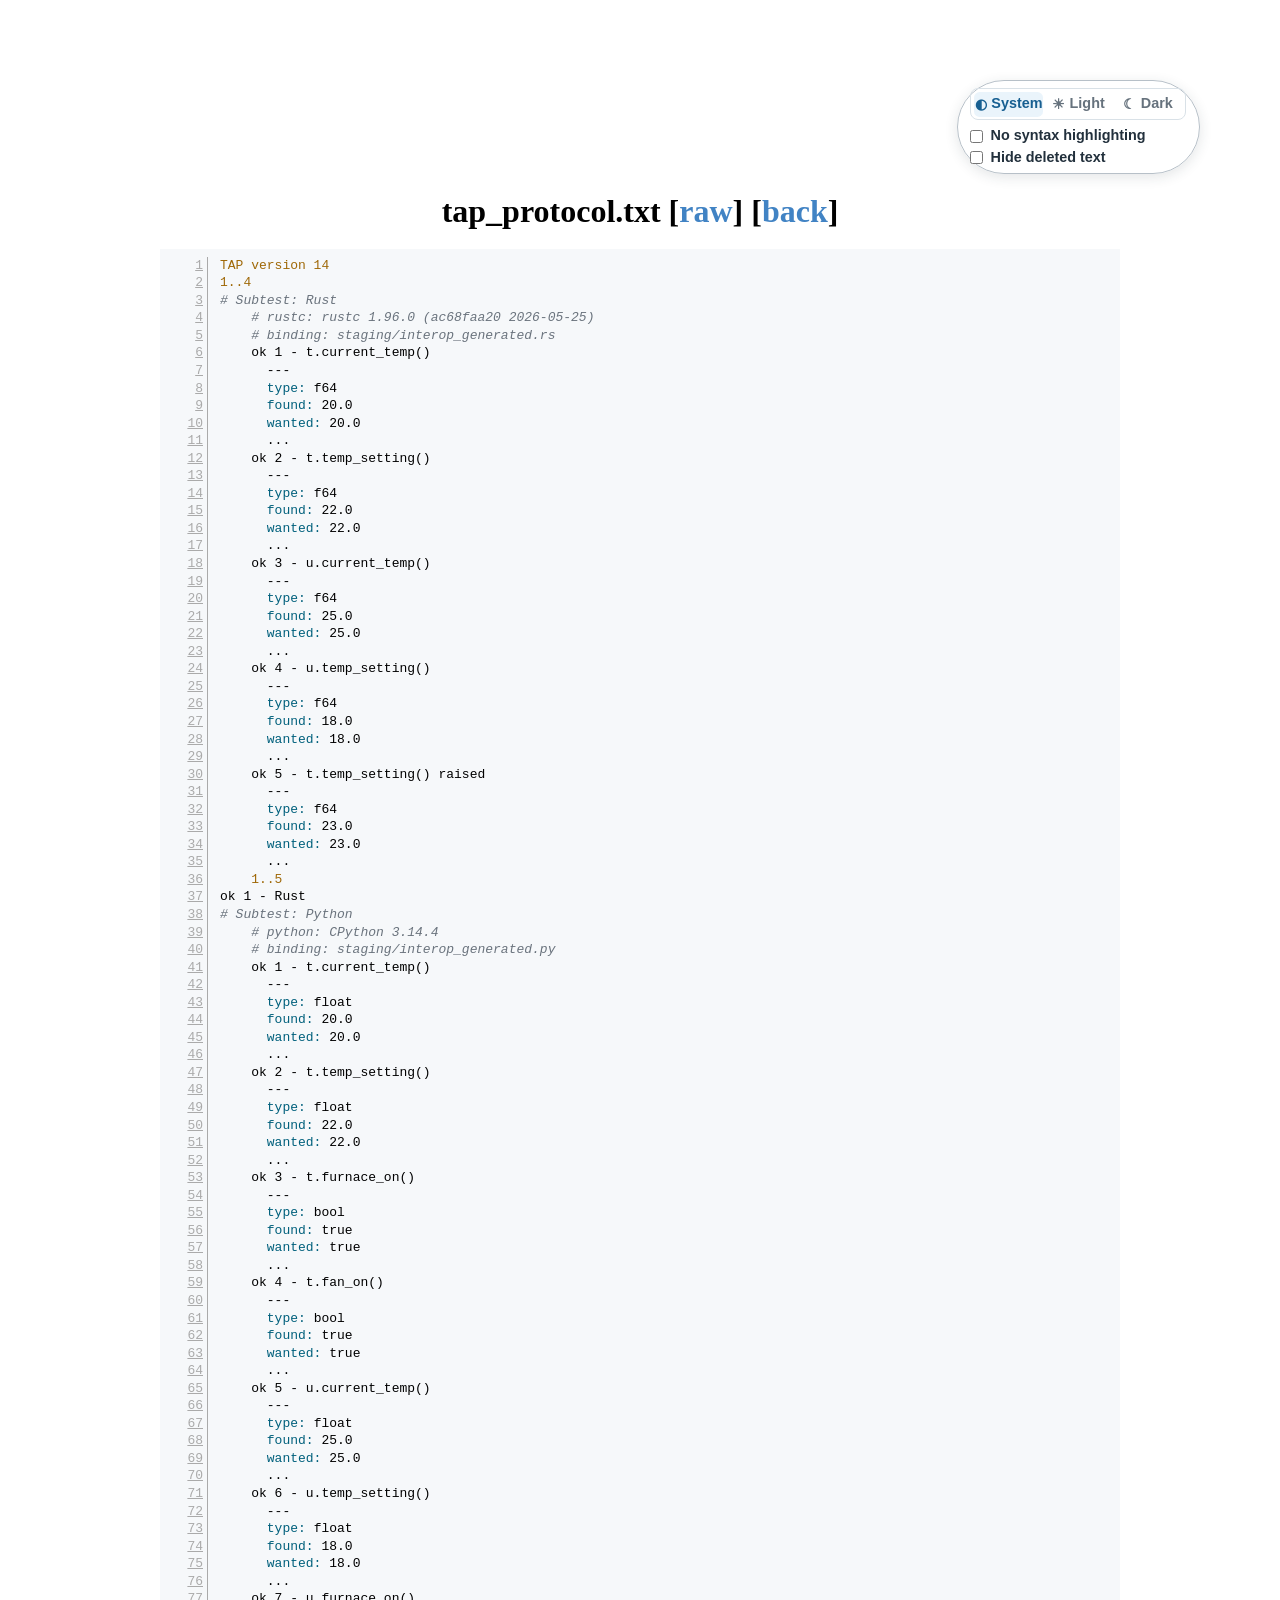
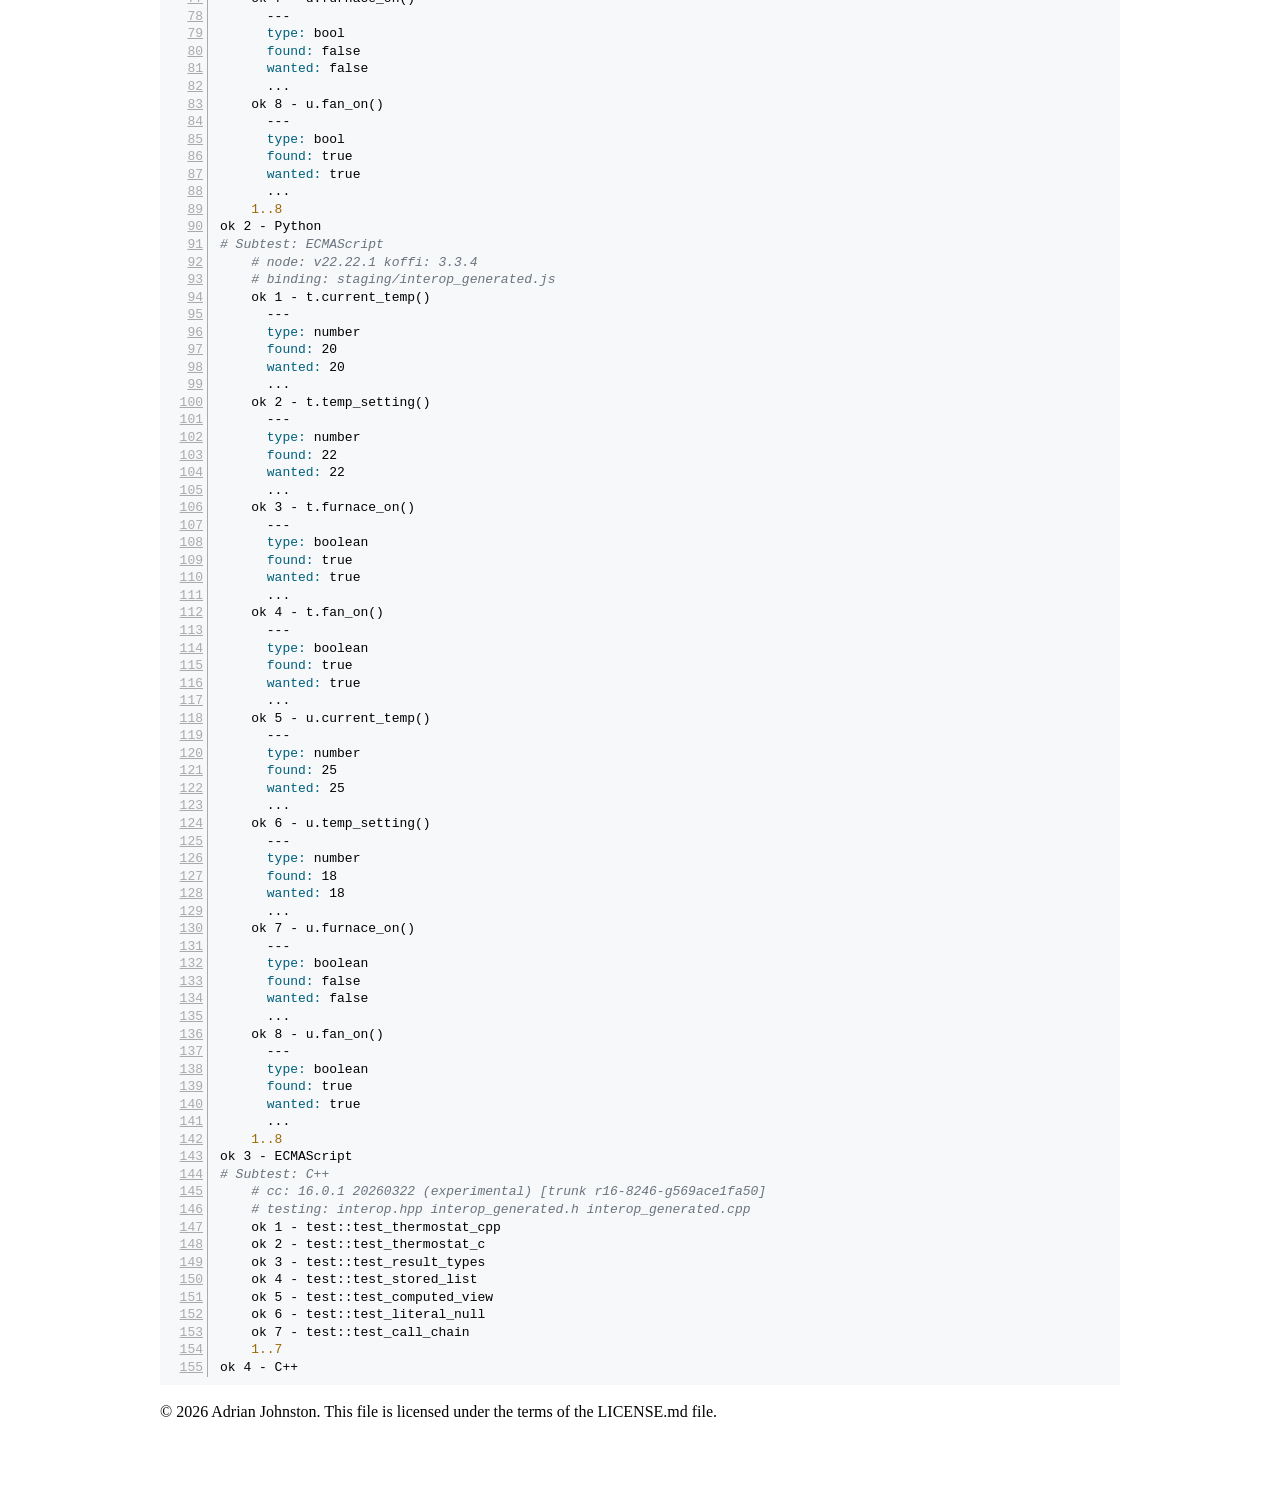
<file: tap_protocol.txt.html>
<!DOCTYPE html>
<html xmlns="http://www.w3.org/1999/xhtml" lang="en" xml:lang="en">
<head>
  <meta charset="utf-8" />
  <meta name="generator" content="mpark/wg21" />
  <meta name="viewport" content="width=device-width, initial-scale=1.0, user-scalable=yes" />
  <title>tap_protocol.txt</title>
  <style>

span.smallcaps{font-variant: small-caps;}
div.columns{display: flex; gap: min(4vw, 1.5em);}
div.column{flex: auto; overflow-x: auto;}
div.hanging-indent{margin-left: 1.5em; text-indent: -1.5em;}

ul.task-list[class]{list-style: none;}
ul.task-list li input[type="checkbox"] {
font-size: inherit;
width: 0.8em;
margin: 0 0.8em 0.2em -1.6em;
vertical-align: middle;
}

html { -webkit-text-size-adjust: 100%; }
pre > code.sourceCode { white-space: pre; position: relative; }
pre > code.sourceCode > span { display: inline-block; line-height: 1.25; }
pre > code.sourceCode > span:empty { height: 1.2em; }
.sourceCode { overflow: visible; }
code.sourceCode > span { color: inherit; text-decoration: inherit; }
div.sourceCode { margin: 1em 0; }
pre.sourceCode { margin: 0; }
@media screen {
div.sourceCode { overflow: auto; }
}
@media print {
pre > code.sourceCode { white-space: pre-wrap; }
pre > code.sourceCode > span { text-indent: -5em; padding-left: 5em; }
}
pre.numberSource code
{ counter-reset: source-line 0; }
pre.numberSource code > span
{ position: relative; left: -4em; counter-increment: source-line; }
pre.numberSource code > span > a:first-child::before
{ content: counter(source-line);
position: relative; left: -1em; text-align: right; vertical-align: baseline;
border: none; display: inline-block;
-webkit-touch-callout: none; -webkit-user-select: none;
-khtml-user-select: none; -moz-user-select: none;
-ms-user-select: none; user-select: none;
padding: 0 4px; width: 4em;
color: #aaaaaa;
}
pre.numberSource { margin-left: 3em; border-left: 1px solid #aaaaaa; padding-left: 4px; }
div.sourceCode
{ background-color: #f6f8fa; }
@media screen {
pre > code.sourceCode > span > a:first-child::before { text-decoration: underline; }
}
code span { } 
code span.al { color: #ff0000; } 
code span.an { } 
code span.at { } 
code span.bn { color: #9f6807; } 
code span.bu { color: #9f6807; } 
code span.cf { color: #00607c; } 
code span.ch { color: #9f6807; } 
code span.cn { } 
code span.co { color: #6a737d; font-style: italic; } 
code span.cv { color: #6a737d; font-style: italic; } 
code span.do { color: #6a737d; } 
code span.dt { color: #00607c; } 
code span.dv { color: #9f6807; } 
code span.er { color: #ff0000; font-weight: bold; } 
code span.ex { } 
code span.fl { color: #9f6807; } 
code span.fu { } 
code span.im { } 
code span.in { color: #6a737d; } 
code span.kw { color: #00607c; } 
code span.op { color: #7b3e91; } 
code span.ot { } 
code span.pp { color: #6f4e37; } 
code span.re { } 
code span.sc { color: #9f6807; } 
code span.ss { color: #9f6807; } 
code span.st { color: #9f6807; } 
code span.va { } 
code span.vs { color: #9f6807; } 
code span.wa { color: #6a737d; font-weight: bold; } 
</style>
  <style type="text/css">
body {
margin: 5em;
font-family: serif;

hyphens: auto;
line-height: 1.35;
text-align: justify;
}
@media screen and (max-width: 30em) {
body {
margin: 1.5em;
}
}
div.wrapper {
max-width: 60em;
margin: auto;
}
ul {
list-style-type: none;
padding-left: 2em;
margin-top: -0.2em;
margin-bottom: -0.2em;
}
a {
text-decoration: none;
color: #4183C4;
}
a.hidden_link {
text-decoration: none;
color: inherit;
}
li {
margin-top: 0.6em;
margin-bottom: 0.6em;
}
h1, h2, h3, h4 {
position: relative;
line-height: 1;
}
a.self-link {
position: absolute;
top: 0;
left: calc(-1 * (3.5rem - 26px));
width: calc(3.5rem - 26px);
height: 2em;
text-align: center;
border: none;
transition: opacity .2s;
opacity: .5;
font-family: sans-serif;
font-weight: normal;
font-size: 83%;
}
a.self-link:hover { opacity: 1; }
a.self-link::before { content: "§"; }
ul > li:before {
content: "\2014";
position: absolute;
margin-left: -1.5em;
}
:target { background-color: yellow; }
:target .codeblock { background-color: yellow; }
:target .sourceCode { background-color: yellow; }
:target ul { background-color: yellow; }
p:has(> span.marginalizedparent > a.marginalized:target),
li:has(> span.marginalizedparent > a.marginalized:target) {
background-color: yellow;
}
a.marginalized:target { background-color: transparent; }
.abbr_ref { float: right; }
.folded_abbr_ref { float: right; }
:target .folded_abbr_ref { display: none; }
:target .unfolded_abbr_ref { float: right; display: inherit; }
.unfolded_abbr_ref { display: none; }
.secnum { display: inline-block; min-width: 35pt; }
.header-section-number { display: inline-block; min-width: 35pt; }
.annexnum { display: block; }
div.sourceLinkParent {
float: right;
}
a.sourceLink {
position: absolute;
opacity: 0;
margin-left: 10pt;
}
a.sourceLink:hover {
opacity: 1;
}
a.itemDeclLink {
position: absolute;
font-size: 75%;
text-align: right;
width: 5em;
opacity: 0;
}
a.itemDeclLink:hover { opacity: 1; }
span.marginalizedparent {
position: relative;
left: -5em;
}
li span.marginalizedparent { left: -7em; }
li ul > li span.marginalizedparent { left: -9em; }
li ul > li ul > li span.marginalizedparent { left: -11em; }
li ul > li ul > li ul > li span.marginalizedparent { left: -13em; }
div.footnoteNumberParent {
position: relative;
left: -4.7em;
}
a.marginalized {
position: absolute;
font-size: 75%;
text-align: right;
width: 5em;
}
a.enumerated_item_num {
position: relative;
left: -3.5em;
display: inline-block;
margin-right: -3em;
text-align: right;
width: 3em;
}
div.para { margin-bottom: 0.6em; margin-top: 0.6em; text-align: justify; }
div.section { text-align: justify; }
div.sentence { display: inline; }
span.indexparent {
display: inline;
position: relative;
float: right;
right: -1em;
}
a.index {
position: absolute;
display: none;
}
a.index:before { content: "⟵"; }

a.index:target {
display: inline;
}
.indexitems {
margin-left: 2em;
text-indent: -2em;
}
div.itemdescr {
margin-left: 3em;
}
.bnf {
font-family: serif;
margin-left: 40pt;
margin-top: 0.5em;
margin-bottom: 0.5em;
}
.ncbnf {
font-family: serif;
margin-top: 0.5em;
margin-bottom: 0.5em;
margin-left: 40pt;
}
.ncsimplebnf {
font-family: serif;
font-style: italic;
margin-top: 0.5em;
margin-bottom: 0.5em;
margin-left: 40pt;
background: inherit; 
}
span.textnormal {
font-style: normal;
font-family: serif;
white-space: normal;
display: inline-block;
}
span.rlap {
display: inline-block;
width: 0px;
}
span.descr { font-style: normal; font-family: serif; }
span.grammarterm { font-style: italic; }
span.term { font-style: italic; }
span.terminal { font-family: monospace; font-style: normal; }
span.nonterminal { font-style: italic; }
span.tcode { font-family: monospace; font-style: normal; }
span.textbf { font-weight: bold; }
span.textsc { font-variant: small-caps; }
a.nontermdef { font-style: italic; font-family: serif; }
span.emph { font-style: italic; }
span.techterm { font-style: italic; }
span.mathit { font-style: italic; }
span.mathsf { font-family: sans-serif; }
span.mathrm { font-family: serif; font-style: normal; }
span.textrm { font-family: serif; }
span.textsl { font-style: italic; }
span.mathtt { font-family: monospace; font-style: normal; }
span.mbox { font-family: serif; font-style: normal; }
span.ungap { display: inline-block; width: 2pt; }
span.textit { font-style: italic; }
span.texttt { font-family: monospace; }
span.tcode_in_codeblock { font-family: monospace; font-style: normal; }
span.phantom { color: white; }

span.math { font-style: normal; }
span.mathblock {
display: block;
margin-left: auto;
margin-right: auto;
margin-top: 1.2em;
margin-bottom: 1.2em;
text-align: center;
}
span.mathalpha {
font-style: italic;
}
span.synopsis {
font-weight: bold;
margin-top: 0.5em;
display: block;
}
span.definition {
font-weight: bold;
display: block;
}
.codeblock {
margin-left: 1.2em;
line-height: 127%;
}
.outputblock {
margin-left: 1.2em;
line-height: 127%;
}
div.itemdecl {
margin-top: 2ex;
}
code.itemdeclcode {
white-space: pre;
display: block;
}
span.textsuperscript {
vertical-align: super;
font-size: smaller;
line-height: 0;
}
.footnotenum { vertical-align: super; font-size: smaller; line-height: 0; }
.footnote {
font-size: small;
margin-left: 2em;
margin-right: 2em;
margin-top: 0.6em;
margin-bottom: 0.6em;
}
div.minipage {
display: inline-block;
margin-right: 3em;
}
div.numberedTable {
text-align: center;
margin: 2em;
}
div.figure {
text-align: center;
margin: 2em;
}
table {
border: 1px solid black;
border-collapse: collapse;
margin-left: auto;
margin-right: auto;
margin-top: 0.8em;
text-align: left;
hyphens: none; 
}
td, th {
padding-left: 1em;
padding-right: 1em;
vertical-align: top;
}
td.empty {
padding: 0px;
padding-left: 1px;
}
td.left {
text-align: left;
}
td.right {
text-align: right;
}
td.center {
text-align: center;
}
td.justify {
text-align: justify;
}
td.border {
border-left: 1px solid black;
}
tr.rowsep, td.cline {
border-top: 1px solid black;
}
tr.even, tr.odd {
border-bottom: 1px solid black;
}
tr.capsep {
border-top: 3px solid black;
border-top-style: double;
}
tr.header {
border-bottom: 3px solid black;
border-bottom-style: double;
}
th {
border-bottom: 1px solid black;
}
span.centry {
font-weight: bold;
}
div.table {
display: block;
margin-left: auto;
margin-right: auto;
text-align: center;
width: 90%;
}
span.indented {
display: block;
margin-left: 2em;
margin-bottom: 1em;
margin-top: 1em;
}
ol.enumeratea { list-style-type: none; background: inherit; }
ol.enumerate { list-style-type: none; background: inherit; }

</style>
  <style type="text/css">:root {
color-scheme: light;
--unchanged-color: #898887;
--add-color: #006e28;
--rm-color: #bf0303;
--note-color: #0000ff;
--not-proposed-color: #7151a8;
--not-proposed-bg-color: rgba(113, 81, 168, 0.06);
}
.document-info {
display: inline-flex;
align-items: center;
gap: 0.3rem;
}
.document-link {
display: inline-block;
padding: 0 0.4em;
border: 1px solid var(--toc-border, #d9e1e7);
border-radius: 0.4rem;
color: var(--toc-muted, #66727d);
font: 600 0.8em/1 sans-serif;
text-decoration: none;
vertical-align: text-bottom;
}
.document-link:hover {
border-color: var(--toc-hover-border, #bdc9d2);
background: var(--toc-hover-bg, #f2f6f8);
color: var(--toc-hover-text, #244d6b);
}
.document-link:focus-visible {
outline: 2px solid var(--toc-accent, #2878b5);
outline-offset: 1px;
}
table thead tr {
border-bottom: 3px solid black;
border-bottom-style: double;
}
table tbody tr {
border-bottom: 1px solid black;
}
.cmptable {
width: 100%;
}

ins, del {
text-decoration-thickness: 1px;
}

ins {
text-underline-offset: 3.5px;
}
.add {
color: var(--add-color);
}
.rm {
color: var(--rm-color);
}
code.diff {
color: var(--unchanged-color);
}
code.diff span.va {
color: var(--add-color);
}
code.diff span.st {
color: var(--rm-color);
}
.ednote,
.draftnote {
color: var(--note-color);
}

div.sourceCode {
padding: 0.5em;
}
div.sourceCode:has(> pre.not_proposed) {
padding: 0.65em 0.8em 0.65em 1.1em;
border-left: 0.25em solid var(--not-proposed-color);
background-color: var(--not-proposed-bg-color);
}
div.sourceCode:has(> pre.not_proposed)::before {
content: "\2298\2002 Not proposed";
display: block;
margin-bottom: 0.8em;
color: var(--not-proposed-color);
font: 600 0.95rem/1.2 sans-serif;
}
</style>
  <style type="text/css">
#title-block-header > table {
border: none;
float: right;
}
#title-block-header > table tbody tr {
border-bottom: none;
}
details.collapsed > summary {
list-style: none;
cursor: pointer;
}
details.collapsed > summary::-webkit-details-marker {
display: none;
}
details.collapsed > summary .collapse-marker {
--collapse-marker-offset: 0.15em;
display: inline-block;
width: 0;
margin-right: 0.5em;
height: 0;
border-top: 0.3em solid transparent;
border-bottom: 0.3em solid transparent;
border-left: 0.45em solid currentColor;
transform: translateX(var(--collapse-marker-offset));
transform-origin: 0.15em center;
vertical-align: 0.1em;
}
details.collapsed > summary .collapse-marker:first-child {
--collapse-marker-offset: 0.075em;
width: calc(35pt - 0.45em);
margin-right: 0.25em;
}
details.collapsed[open] > summary .collapse-marker {
transform: translateX(var(--collapse-marker-offset)) rotate(90deg);
}
details.collapsed > summary > :is(h1, h2, h3, h4, h5, h6) {
margin-bottom: 0;
}
body[data-syntax-highlighting="off"] code.sourceCode:not(.diff) span:not(.add, .rm, .co, .cv, .do, .in) {
color: inherit !important;
font-style: inherit !important;
font-weight: inherit !important;
text-decoration: inherit !important;
}
body[data-deleted-text="hide"] .rm del {
display: none !important;
}
</style>
  <style type="text/css">
:root {
--toc-width: 19rem;
--toc-right: clamp(1rem, 2vw, 2.5rem);
--toc-top: 9.5rem;
--toc-accent: #2878b5;
--toc-active-bg: #eaf4fb;
--toc-active-text: #175f91;
--toc-border: #d9e1e7;
--toc-heading: #4d5c68;
--toc-hover-bg: #f2f6f8;
--toc-hover-border: #bdc9d2;
--toc-hover-text: #244d6b;
--toc-muted: #66727d;
--toc-rail: #dfe6eb;
--toc-section-number: #89949d;
--toc-scrollbar: #b8c3cc;
--toc-surface: rgba(255, 255, 255, 0.96);
--toc-panel-shadow:
0 0.75rem 2.25rem rgba(30, 55, 75, 0.08),
0 0.125rem 0.4rem rgba(30, 55, 75, 0.05);
--view-controls-bg: rgba(255, 255, 255, 0.96);
--view-controls-border: #b7c0c8;
--view-controls-color: #22303c;
--view-controls-hover: #f3f6f8;
--view-controls-shadow: 0 0.2rem 0.8rem rgba(34, 48, 60, 0.12);
}

.view-controls {
position: sticky;
top: 0.75rem;
z-index: 1000;
display: flex;
flex-direction: column;
align-items: flex-start;
gap: 0.35rem;
width: fit-content;
margin-left: auto;
margin-bottom: 1rem;
padding: 0.45rem 0.8rem;
border: 1px solid var(--view-controls-border);
border-radius: 999px;
background: var(--view-controls-bg);
color: var(--view-controls-color);
font: 600 0.9rem/1.1 sans-serif;
box-shadow: var(--view-controls-shadow);
}
.view-controls:hover {
background: var(--view-controls-hover);
}
.view-controls label {
display: flex;
align-items: center;
gap: 0.45rem;
}
.view-controls input {
margin: 0;
}
.view-controls span {
white-space: nowrap;
}
.theme-switcher {
display: flex;
align-self: stretch;
min-width: 0;
margin: 0 0 0.15rem;
padding: 0.15rem;
border: 1px solid var(--toc-border);
border-radius: 0.5rem;
}
.theme-switcher legend {
position: absolute;
width: 1px;
height: 1px;
padding: 0;
overflow: hidden;
clip: rect(0, 0, 0, 0);
white-space: nowrap;
border: 0;
}
.theme-switcher button {
display: inline-flex;
min-width: 0;
align-items: center;
justify-content: center;
gap: 0.3rem;
flex: 1;
padding: 0.3rem 0.4rem;
border: 0;
border-radius: 0.35rem;
background: transparent;
color: var(--toc-muted);
font: inherit;
cursor: pointer;
}
.theme-switcher button:hover {
background: var(--toc-hover-bg);
color: var(--toc-hover-text);
}
.theme-switcher button:focus-visible {
outline: 2px solid var(--toc-accent);
outline-offset: 1px;
}
.theme-switcher button[aria-pressed="true"] {
background: var(--toc-active-bg);
color: var(--toc-active-text);
font-weight: 600;
}
.theme-icon {
font-size: 0.9rem;
line-height: 1;
}
.table-of-contents .toc-progress {
display: none;
}
.toc-mobile-bar,
.toc-dialog,
.toc-mobile-title,
.toc-mobile-trigger,
.toc-expand-toggle {
display: none;
}

@media screen and (max-width: 89.999em) {
html,
body {
max-width: 100%;
}
html {
overflow-x: hidden;
overflow-x: clip;
}
.wrapper {
max-width: 100%;
}
.wrapper div.sourceCode {
max-width: 100%;
box-sizing: border-box;
}

.wrapper .table-wrapper {
max-width: 100%;
overflow-x: auto;
overscroll-behavior-inline: contain;
}
body.toc-ready .table-of-contents {
display: none;
}
body.toc-ready :is(h1, h2, h3, h4, h5, h6)[id] {
scroll-margin-top: 4.5rem;
}
body.toc-menu-open {
overflow: hidden;
}
body.toc-ready .toc-mobile-bar {
position: fixed;
inset: 0 0 auto;
z-index: 1100;
display: flex;
align-items: center;
gap: 1rem;
height: 3.5rem;
box-sizing: border-box;
padding:
0.5rem max(1rem, env(safe-area-inset-right))
0.5rem max(1rem, env(safe-area-inset-left));
border-bottom: 1px solid var(--toc-border);
background: var(--toc-surface);
box-shadow: 0 0.25rem 1rem rgba(30, 55, 75, 0.08);
backdrop-filter: blur(0.85rem);
font-family: ui-sans-serif, -apple-system, BlinkMacSystemFont, "Segoe UI",
sans-serif;
}
.toc-mobile-bar .view-controls {
position: static;
z-index: auto;
flex-direction: row;
align-items: center;
gap: 0.35rem;
width: auto;
margin: 0;
padding: 0;
border: 0;
border-radius: 0;
background: transparent;
color: var(--toc-muted);
box-shadow: none;
font: 600 0.72rem/1 ui-sans-serif, -apple-system, BlinkMacSystemFont,
"Segoe UI", sans-serif;
}
.toc-mobile-bar .view-controls:hover {
background: transparent;
}
.toc-mobile-bar .view-controls label {
gap: 0.35rem;
padding: 0.45rem 0.55rem;
border: 1px solid var(--toc-border);
border-radius: 0.6rem;
background: transparent;
cursor: pointer;
}
.toc-mobile-bar .view-controls label:hover {
border-color: var(--toc-hover-border);
background: var(--toc-hover-bg);
color: var(--toc-hover-text);
}
.toc-mobile-bar .view-controls input {
accent-color: var(--toc-accent);
}
.toc-mobile-bar .view-controls input:focus-visible {
outline: 2px solid var(--toc-accent);
outline-offset: 2px;
}
.toc-mobile-bar .theme-switcher {
align-self: center;
margin: 0;
}
body[data-syntax-highlighting="off"]
.toc-mobile-bar label[for="no-syntax-highlighting-toggle"],
body[data-deleted-text="hide"]
.toc-mobile-bar label[for="hide-deleted-text-toggle"] {
border-color: color-mix(in srgb,
var(--toc-accent) 35%, var(--toc-border));
background: var(--toc-active-bg);
color: var(--toc-active-text);
}
body.toc-ready .toc-mobile-title {
display: block;
min-width: 0;
flex: 1;
overflow: hidden;
color: var(--toc-heading);
font-size: 0.9rem;
font-weight: 600;
line-height: 1.2;
text-overflow: ellipsis;
white-space: nowrap;
}
body.toc-ready .toc-mobile-trigger {
display: inline-flex;
align-items: center;
gap: 0.5rem;
flex: 0 0 auto;
padding: 0.45rem 0.65rem;
border: 1px solid var(--toc-border);
border-radius: 0.6rem;
background: transparent;
color: var(--toc-heading);
font: 600 0.78rem/1 ui-sans-serif, -apple-system, BlinkMacSystemFont,
"Segoe UI", sans-serif;
cursor: pointer;
}
.toc-mobile-trigger:hover {
border-color: var(--toc-hover-border);
background: var(--toc-hover-bg);
}
.toc-mobile-trigger:focus-visible,
.toc-dialog-close:focus-visible,
.toc-dialog a:focus-visible {
outline: 2px solid var(--toc-accent);
outline-offset: 2px;
}
.toc-menu-icon {
position: relative;
width: 1rem;
height: 0.7rem;
flex: 0 0 auto;
border-top: 2px solid currentColor;
border-bottom: 2px solid currentColor;
box-sizing: border-box;
}
.toc-menu-icon::after {
content: "";
position: absolute;
top: 50%;
left: 0;
width: 100%;
border-top: 2px solid currentColor;
transform: translateY(-50%);
}
.toc-dialog[open] {
position: fixed;
inset: 0;
z-index: 1200;
display: flex;
flex-direction: column;
width: min(32rem, calc(100vw - 2rem));
max-width: none;
max-height: min(46rem, calc(100dvh - 2rem));
box-sizing: border-box;
margin: auto;
padding: 0;
overflow: hidden;
border: 1px solid var(--toc-border);
border-radius: 1rem;
background: var(--toc-surface);
color: var(--toc-muted);
box-shadow: 0 1.5rem 5rem rgba(20, 35, 45, 0.28);
font-family: ui-sans-serif, -apple-system, BlinkMacSystemFont, "Segoe UI",
sans-serif;
text-align: left;
hyphens: none;
}
.toc-dialog::backdrop {
background: rgba(20, 30, 38, 0.45);
backdrop-filter: blur(0.15rem);
}
.toc-dialog-header {
display: flex;
flex: 0 0 auto;
align-items: flex-start;
gap: 1rem;
padding: 1rem 1rem 0.9rem 1.15rem;
border-bottom: 1px solid var(--toc-border);
}
.toc-dialog-heading {
min-width: 0;
flex: 1;
}
.toc-dialog-eyebrow {
margin: 0 0 0.3rem;
color: var(--toc-accent);
font-size: 0.68rem;
font-weight: 700;
letter-spacing: 0.11em;
line-height: 1;
text-transform: uppercase;
}
.toc-dialog-title {
margin: 0;
overflow: hidden;
color: var(--toc-heading);
font-size: 1rem;
font-weight: 650;
line-height: 1.25;
text-overflow: ellipsis;
white-space: nowrap;
}
.toc-dialog-close {
display: grid;
width: 2rem;
height: 2rem;
flex: 0 0 auto;
place-items: center;
padding: 0;
border: 0;
border-radius: 50%;
background: transparent;
color: var(--toc-muted);
font: 400 1.5rem/1 sans-serif;
cursor: pointer;
}
.toc-dialog-close:hover {
background: var(--toc-hover-bg);
color: var(--toc-heading);
}
.toc-dialog-nav {
min-height: 0;

flex: 1 1 auto;
overflow-y: auto;
overscroll-behavior: contain;
padding: 0.75rem 0.8rem 1rem;
scrollbar-width: thin;
scrollbar-color: var(--toc-scrollbar) transparent;
}
.toc-dialog ul {
padding-left: 0;
margin: 0;
list-style: none;
}
.toc-dialog ul ul {
position: relative;
padding-left: 0.9rem;
margin: 0.15rem 0 0.25rem 0.65rem;
}
.toc-dialog ul ul::before {
content: "";
position: absolute;
top: 0.2rem;
bottom: 0.2rem;
left: 0;
width: 1px;
background: var(--toc-rail);
}
.toc-dialog li,
.toc-dialog li > ul {
display: block;
margin-top: 0;
margin-bottom: 0;
}
.toc-dialog li::before {
display: none;
}
.toc-dialog a {
display: block;
margin: 0.0625rem 0;
padding: 0.38rem 0.55rem 0.38rem 0.65rem;
border-left: 2px solid transparent;
border-radius: 0 0.45rem 0.45rem 0;
color: var(--toc-muted);
font-size: 0.875rem;
line-height: 1.35;
text-decoration: none;
overflow-wrap: anywhere;
}
.toc-dialog a:hover {
color: var(--toc-hover-text);
background: var(--toc-hover-bg);
}
.toc-dialog a.active {
border-left-color: var(--toc-accent);
background: var(--toc-active-bg);
color: var(--toc-active-text);
font-weight: 600;
}
.toc-dialog .toc-section-number {
color: var(--toc-section-number);
font-variant-numeric: tabular-nums;
}
.toc-dialog code,
.toc-dialog code span {
color: inherit !important;
background: transparent !important;
font-size: 0.96em;
font-weight: inherit;
}
}
@media screen and (max-width: 30em) {
a.self-link {
left: -1.5rem;
width: 1.5rem;
}
body.toc-ready {
padding-top: 3.25rem;
}
.toc-mobile-trigger-label {
position: absolute;
width: 1px;
height: 1px;
padding: 0;
overflow: hidden;
clip: rect(0, 0, 0, 0);
white-space: nowrap;
border: 0;
}
.toc-mobile-trigger {
padding-inline: 0.6rem;
}
.toc-dialog[open] {
width: calc(100vw - 1rem);
max-height: calc(100dvh - 1rem);
border-radius: 0.875rem;
}
}
@media screen and (max-width: 47.999em) {
body.toc-ready .toc-mobile-title {
display: none;
}
.toc-mobile-bar .view-controls {
min-width: 0;
flex: 1;
}
.toc-mobile-bar .view-controls label {
justify-content: center;
min-width: 0;
flex: 1;
}
.toc-mobile-bar .theme-label {
display: none;
}
.toc-mobile-bar .theme-switcher button {
flex: 0 0 auto;
padding-inline: 0.35rem;
}
}
@media screen and (max-width: 35.999em) {
.toc-mobile-bar .view-controls > label > span {
font-size: 0;
}
.toc-mobile-bar label[for="no-syntax-highlighting-toggle"] span::after {
content: "No highlight";
font-size: 0.72rem;
}
.toc-mobile-bar label[for="hide-deleted-text-toggle"] span::after {
content: "Hide deleted";
font-size: 0.72rem;
}
}
@media screen and (min-width: 90em) {
.toc-mobile-bar {
display: block;
}

body.has-toc {
margin-right: calc(
var(--toc-right) + var(--toc-width) + 2rem
);
}

body.has-toc .view-controls {
position: fixed;
top: 1rem;
right: var(--toc-right);
width: var(--toc-width);
box-sizing: border-box;
margin: 0;
padding: 0.6rem 0.75rem;
border-color: var(--toc-border);
border-radius: 0.875rem;
background: var(--toc-surface);
color: var(--toc-muted);
box-shadow: var(--toc-panel-shadow);
backdrop-filter: blur(0.75rem);
font-family: ui-sans-serif, -apple-system, BlinkMacSystemFont, "Segoe UI",
sans-serif;
font-size: 0.825rem;
font-weight: 400;
line-height: 1.38;
}
body.has-toc .view-controls:hover {
background: var(--toc-surface);
}
body.has-toc .view-controls label {
align-self: stretch;
padding: 0.3rem 0.55rem 0.3rem 0.6rem;
border-left: 2px solid transparent;
border-radius: 0 0.4rem 0.4rem 0;
cursor: pointer;
transition:
background-color 120ms ease,
color 120ms ease;
}
body.has-toc .view-controls label:hover {
background: var(--toc-hover-bg);
color: var(--toc-hover-text);
}
body.has-toc .view-controls input {
accent-color: var(--toc-accent);
}
body.has-toc .view-controls input:focus-visible {
outline: 2px solid var(--toc-accent);
outline-offset: 2px;
}
.table-of-contents {
position: fixed;
top: var(--toc-top);
right: var(--toc-right);
width: var(--toc-width);
max-height: calc(100vh - var(--toc-top) - 1.5rem);
box-sizing: border-box;
overflow-y: auto;
overscroll-behavior: contain;
border: 1px solid var(--toc-border);
border-radius: 0.875rem;
background: var(--toc-surface);
box-shadow: var(--toc-panel-shadow);
scrollbar-width: thin;
scrollbar-color: var(--toc-scrollbar) transparent;
font-family: ui-sans-serif, -apple-system, BlinkMacSystemFont, "Segoe UI",
sans-serif;
font-size: 0.825rem;
line-height: 1.38;
text-align: left;
hyphens: none;
color: var(--toc-muted);
}
.table-of-contents .toc-chrome {
position: sticky;
top: 0;
z-index: 2;
padding: 0.9rem 0.95rem 0.7rem;
border-bottom: 1px solid var(--toc-border);
background: var(--toc-surface);
backdrop-filter: blur(0.75rem);
}
.table-of-contents .toc-title-row {
display: flex;
align-items: center;
gap: 0.75rem;
}
.table-of-contents .table-of-contents-title {
display: flex;
align-items: center;
gap: 0.55rem;
min-width: 0;
flex: 1;
font-size: 0.72rem;
font-weight: 700;
line-height: 1;
letter-spacing: 0.11em;
text-transform: uppercase;
color: #4d5c68;
border-bottom: none !important;
margin: 0;
}
.table-of-contents .toc-expand-toggle {
display: inline-flex;
min-width: 4.7rem;
align-items: center;
justify-content: center;
flex: 0 0 auto;
padding: 0.3rem 0.45rem;
border: 1px solid var(--toc-border);
border-radius: 0.45rem;
background: transparent;
color: var(--toc-muted);
font: 600 0.68rem/1 ui-sans-serif, -apple-system, BlinkMacSystemFont,
"Segoe UI", sans-serif;
cursor: pointer;
transition:
background-color 120ms ease,
border-color 120ms ease,
color 120ms ease;
}
.table-of-contents .toc-expand-toggle[hidden] {
display: none;
}
.table-of-contents .toc-expand-toggle:hover {
border-color: var(--toc-hover-border);
background: var(--toc-hover-bg);
color: var(--toc-hover-text);
}
.table-of-contents .toc-expand-toggle:focus-visible {
outline: 2px solid var(--toc-accent);
outline-offset: 2px;
}
.table-of-contents .table-of-contents-title::before {
content: "";
width: 0.45rem;
height: 0.45rem;
flex: 0 0 auto;
border-radius: 50%;
background: var(--toc-accent);
box-shadow: 0 0 0 0.2rem color-mix(in srgb,
var(--toc-accent) 14%, transparent);
}
.table-of-contents .toc-progress {
display: block;
height: 0.1875rem;
margin-top: 0.75rem;
overflow: hidden;
border-radius: 999px;
background: var(--toc-rail);
}
.table-of-contents .toc-progress-bar {
display: block;
width: 100%;
height: 100%;
border-radius: inherit;
background: var(--toc-accent);
transform: scaleX(0);
transform-origin: left center;
}
.table-of-contents > ul {
padding: 0.65rem 0.75rem 0.8rem;
margin: 0;
}
.table-of-contents ul ul {
position: relative;
padding-left: 0.85rem;
margin: 0.15rem 0 0.25rem 0.55rem;
}
.table-of-contents ul ul::before {
content: "";
position: absolute;
top: 0.15rem;
bottom: 0.2rem;
left: 0;
width: 1px;
background: var(--toc-rail);
}

body.toc-ready .table-of-contents li > ul {
display: none;
}
body.toc-ready .table-of-contents li.active-path > ul {
display: block;
}
body.toc-ready .table-of-contents.toc-expanded li > ul {
display: block;
}
.table-of-contents li {
margin: 0;
}
.table-of-contents li::before {
display: none;
}
.table-of-contents a {
display: block;
margin: 0.0625rem 0;
padding: 0.3rem 0.55rem 0.3rem 0.6rem;
border-left: 2px solid transparent;
border-radius: 0 0.4rem 0.4rem 0;
color: var(--toc-muted);
text-decoration: none;
overflow-wrap: anywhere;
transition:
background-color 120ms ease,
border-color 120ms ease,
color 120ms ease;
}
.table-of-contents a:hover {
color: var(--toc-hover-text);
background: var(--toc-hover-bg);
}
.table-of-contents a:focus-visible {
outline: 2px solid var(--toc-accent);
outline-offset: 1px;
}
.table-of-contents a.active {
color: var(--toc-active-text);
border-left-color: var(--toc-accent);
background: var(--toc-active-bg);
font-weight: 600;
}
.table-of-contents .toc-section-number {
color: var(--toc-section-number);
font-weight: 400;
font-variant-numeric: tabular-nums;
margin-right: 0.2em;
}
.table-of-contents a.active .toc-section-number {
color: inherit;
opacity: 0.78;
}

.table-of-contents code,
.table-of-contents code span {
color: inherit !important;
background: transparent !important;
font-size: 0.96em;
font-weight: inherit;
}
}
@media screen and (min-width: 90em) and (prefers-reduced-motion: reduce) {
.table-of-contents a {
transition: none;
}
.table-of-contents .toc-expand-toggle {
transition: none;
}
}
@media print {
.view-controls,
.toc-mobile-bar,
.toc-dialog {
display: none;
}
}
</style>
  <style type="text/css">


body[data-syntax-highlighting="off"]
code.sourceCode:not(.diff)
span:is(.co, .cv, .do, .in) {
color: inherit !important;
font-style: inherit !important;
}
body:has(pre.lineAnchors) #title-block-header > table {
display: none;
}
</style>
  <style id="dark-theme-styles" media="screen and (prefers-color-scheme: dark)">

body {
background-color: #171717;
color: #e0e0e0;
}
span.mjx-mstyle { color: #e0e0e0 !important }
a:link { color: #74bdff; }
a:visited { color: #c38aff; }
a.hidden_link {
text-decoration: none;
color: inherit;
}
span.phantom { color: #171717; }
a.index:before { color: #e0e0e0; background-color: #4b6353; }
.comment { color: #40f040; }
.footnote .comment { color: #60ff60; }
.example .comment { color: #60ff60; }
.note .comment { color: #60ff60; }
span.keyword { color: #32eade; }
span.parenthesis { color: #ff7070; }
span.curlybracket { color: #ff7070; }
span.squarebracket { color: #ff7070; }
span.literal { color: #ffd867; }
span.literalterminal { color: #ffd867; }
span.operator { color: #dac6d9; }
span.anglebracket { color: #dac6d9; }
span.preprocessordirective { color: #c28c68; }
table { border-color: #e0e0e0; }
td.border { border-color: #e0e0e0; }
td.border { border-left-color: #e0e0e0; }
tr.rowsep, td.cline { border-top-color: #e0e0e0; }
tr.capsep { border-top-color: #e0e0e0; }
th { border-bottom-color: #e0e0e0; }
.footnoteSeparator { background-color: #e0e0e0; }
text { fill: #e0e0e0; }
path { stroke: #e0e0e0; }
polygon { stroke: #e0e0e0; fill: #e0e0e0; }
ellipse { stroke: #e0e0e0; }
:target { background-color: #4b6345; color: #ffffff; }
:target .codeblock { background-color: #4b6345; }
:target ul { background-color: #4b6345; }
:target a:link { color: #9fcdff; }
:target a:visited { color: #d39aff; }
:target a.hidden_link { text-decoration: none; color: inherit; }
:target span.keyword { color: #52faee; }
:target span.parenthesis { color: #ff4060; font-weight: bold; }
:target span.curlybracket { color: #ff4060; font-weight: bold; }
:target span.squarebracket { color: #ff4060; font-weight: bold; }
:target span.literal { color: #ffe070; }
:target span.literalterminal { color: #ffe070; }
:target span.operator { color: #ffffff; }
:target span.anglebracket { color: #ffffff; }
:target span.preprocessordirective { color: #e0968f; }
:target .comment { color: #75ff20; }
:target .footnote .comment { color: #75ff20; }
:target .example .comment { color: #75ff20; }
:target .note .comment { color: #75ff20; }

:root {
color-scheme: dark;
--unchanged-color: #e0e0e0;
--add-color: #d0fddd;
--rm-color: #ff9b98;
--note-color: #6699ff;
--not-proposed-color: #c2a4f5;
--not-proposed-bg-color: rgba(194, 164, 245, 0.07);
}
table thead tr {
border-bottom-color: #e0e0e0;
}
table tbody tr {
border-bottom-color: #e0e0e0;
}
div.sourceCode {
background-color: rgba(255, 255, 255, 0.03);
}
mark {
background-color: #665c00;
color: #ffffff;
}
code span.al,
code span.er {
color: #ff7070;
}
code span.cf,
code span.dt,
code span.kw {
color: #32eade;
}
code span.bn,
code span.bu,
code span.ch,
code span.dv,
code span.fl,
code span.sc,
code span.ss,
code span.st,
code span.vs {
color: #ffd867;
}
code span.co,
code span.cv,
code span.do,
code span.in,
code span.wa {
color: #60ff60;
}
code span.op {
color: #dac6d9;
}
code span.pp {
color: #c28c68;
}
:target .sourceCode,
p:has(> span.marginalizedparent > a.marginalized:target),
li:has(> span.marginalizedparent > a.marginalized:target) {
background-color: #4b6345;
}

:root {
--toc-accent: #62b0eb;
--toc-active-bg: rgba(70, 145, 200, 0.16);
--toc-active-text: #84c7f5;
--toc-border: #3b454e;
--toc-heading: #d2d9de;
--toc-hover-bg: rgba(255, 255, 255, 0.055);
--toc-hover-border: #59636c;
--toc-hover-text: #dceaf4;
--toc-muted: #abb5bd;
--toc-panel-shadow: 0 0.5rem 1.5rem rgba(0, 0, 0, 0.28);
--toc-rail: #414b54;
--toc-section-number: #7f8a93;
--toc-scrollbar: #59636c;
--toc-surface: rgba(28, 28, 28, 0.96);
--view-controls-bg: rgba(37, 37, 37, 0.96);
--view-controls-border: #59636c;
--view-controls-color: #e0e0e0;
--view-controls-hover: #303030;
--view-controls-shadow: 0 0.2rem 0.8rem rgba(0, 0, 0, 0.4);
} </style>
  <script>
    (() => {
      const root = document.documentElement;
      const darkStyles = document.getElementById('dark-theme-styles');
      const storageKey = 'mpark-wg21-theme';
      const themes = new Set(['system', 'light', 'dark']);

      let theme = 'system';
      try {
        const stored = localStorage.getItem(storageKey);
        if (themes.has(stored)) theme = stored;
      } catch (_) {
        // Local storage may be unavailable for local files or restricted contexts.
      }

      function applyTheme(value, persist) {
        theme = value;
        root.dataset.theme = value;
        darkStyles.media = value === 'dark'
          ? 'screen'
          : value === 'light' ? 'not all' : 'screen and (prefers-color-scheme: dark)';

        for (const button of document.querySelectorAll('button[data-theme-value]')) {
          button.setAttribute('aria-pressed', String(button.dataset.themeValue === value));
        }

        if (!persist) return;
        try {
          if (value === 'system') {
            localStorage.removeItem(storageKey);
          } else {
            localStorage.setItem(storageKey, value);
          }
        } catch (_) {
          // The selected theme still applies for this page.
        }
      }

      applyTheme(theme, false);
      document.addEventListener('DOMContentLoaded', () => {
        applyTheme(theme, false);
        for (const button of document.querySelectorAll('button[data-theme-value]')) {
          button.addEventListener('click', () => applyTheme(button.dataset.themeValue, true));
        }
      });
    })();  </script>
  <link href="[data-uri]" rel="icon" />
  
</head>
<body data-syntax-highlighting="on" data-deleted-text="show">
<form class="view-controls">
<fieldset class="theme-switcher">
<legend>Theme</legend>
<button type="button" data-theme-value="system" aria-label="Use system theme" aria-pressed="true" title="Use system theme">
<span class="theme-icon" aria-hidden="true">◐</span><span class="theme-label">System</span>
</button>
<button type="button" data-theme-value="light" aria-label="Use light theme" aria-pressed="false" title="Use light theme">
<span class="theme-icon" aria-hidden="true">☀</span><span class="theme-label">Light</span>
</button>
<button type="button" data-theme-value="dark" aria-label="Use dark theme" aria-pressed="false" title="Use dark theme">
<span class="theme-icon" aria-hidden="true">☾</span><span class="theme-label">Dark</span>
</button>
</fieldset>
<label for="no-syntax-highlighting-toggle">
<input id="no-syntax-highlighting-toggle" type="checkbox"></input>
<span>No syntax highlighting</span>
</label>
<label for="hide-deleted-text-toggle">
<input id="hide-deleted-text-toggle" type="checkbox"></input>
<span>Hide deleted text</span>
</label>
</form><div class="wrapper">
<header id="title-block-header">
<h1 class="title" style="text-align:center">tap_protocol.txt [<a href="https://whatchamacallem.github.io/std_interop/tap_protocol.txt">raw</a>]
[<a href="index.html">back</a>]</h1>
<table>
  <tr>
    <td>Document #:</td>
    <td>
      <span class="document-info">
        <span>D0000R0</span>
      <a class="document-link" href="https://wg21.link/P0000">Latest</a>
      <a class="document-link" href="https://wg21.link/P0000/status">Status</a>
      </span>
    </td>
  </tr>
  <tr>
    <td>Date:</td>
    <td>unassigned</td>
  </tr>
  <tr>
    <td style="vertical-align:top">Project:</td>
    <td>Programming Language C++</td>
  </tr>
  <tr>
    <td style="vertical-align:top">Audience:</td>
    <td>
      N/A<br>
    </td>
  </tr>
  <tr>
    <td style="vertical-align:top">Reply-to:</td>
    <td>
      Adrian Johnston<br>&lt;<a href="mailto:ajohnston54637@gmail.com" class="email">ajohnston54637@gmail.com</a>&gt;<br>
    </td>
  </tr>
</table>
</header>
<div style="clear:both">
<div class="sourceCode" id="cb1"><pre class="sourceCode numberSource tap raw numberLines lineAnchors"><code class="sourceCode pandoctap"><span id="cb1-1"><a href="#cb1-1"></a><span class="dv">TAP version 14</span></span>
<span id="cb1-2"><a href="#cb1-2"></a><span class="dv">1..4</span></span>
<span id="cb1-3"><a href="#cb1-3"></a><span class="co"># Subtest: Rust</span></span>
<span id="cb1-4"><a href="#cb1-4"></a><span class="co">    # rustc: rustc 1.96.0 (ac68faa20 2026-05-25)</span></span>
<span id="cb1-5"><a href="#cb1-5"></a><span class="co">    # binding: staging/interop_generated.rs</span></span>
<span id="cb1-6"><a href="#cb1-6"></a><span class="at">    ok</span> 1 - t.current_temp()</span>
<span id="cb1-7"><a href="#cb1-7"></a><span class="ot">      ---</span></span>
<span id="cb1-8"><a href="#cb1-8"></a><span class="dt">      type:</span> f64</span>
<span id="cb1-9"><a href="#cb1-9"></a><span class="dt">      found:</span> 20.0</span>
<span id="cb1-10"><a href="#cb1-10"></a><span class="dt">      wanted:</span> 20.0</span>
<span id="cb1-11"><a href="#cb1-11"></a><span class="ot">      ...</span></span>
<span id="cb1-12"><a href="#cb1-12"></a><span class="at">    ok</span> 2 - t.temp_setting()</span>
<span id="cb1-13"><a href="#cb1-13"></a><span class="ot">      ---</span></span>
<span id="cb1-14"><a href="#cb1-14"></a><span class="dt">      type:</span> f64</span>
<span id="cb1-15"><a href="#cb1-15"></a><span class="dt">      found:</span> 22.0</span>
<span id="cb1-16"><a href="#cb1-16"></a><span class="dt">      wanted:</span> 22.0</span>
<span id="cb1-17"><a href="#cb1-17"></a><span class="ot">      ...</span></span>
<span id="cb1-18"><a href="#cb1-18"></a><span class="at">    ok</span> 3 - u.current_temp()</span>
<span id="cb1-19"><a href="#cb1-19"></a><span class="ot">      ---</span></span>
<span id="cb1-20"><a href="#cb1-20"></a><span class="dt">      type:</span> f64</span>
<span id="cb1-21"><a href="#cb1-21"></a><span class="dt">      found:</span> 25.0</span>
<span id="cb1-22"><a href="#cb1-22"></a><span class="dt">      wanted:</span> 25.0</span>
<span id="cb1-23"><a href="#cb1-23"></a><span class="ot">      ...</span></span>
<span id="cb1-24"><a href="#cb1-24"></a><span class="at">    ok</span> 4 - u.temp_setting()</span>
<span id="cb1-25"><a href="#cb1-25"></a><span class="ot">      ---</span></span>
<span id="cb1-26"><a href="#cb1-26"></a><span class="dt">      type:</span> f64</span>
<span id="cb1-27"><a href="#cb1-27"></a><span class="dt">      found:</span> 18.0</span>
<span id="cb1-28"><a href="#cb1-28"></a><span class="dt">      wanted:</span> 18.0</span>
<span id="cb1-29"><a href="#cb1-29"></a><span class="ot">      ...</span></span>
<span id="cb1-30"><a href="#cb1-30"></a><span class="at">    ok</span> 5 - t.temp_setting() raised</span>
<span id="cb1-31"><a href="#cb1-31"></a><span class="ot">      ---</span></span>
<span id="cb1-32"><a href="#cb1-32"></a><span class="dt">      type:</span> f64</span>
<span id="cb1-33"><a href="#cb1-33"></a><span class="dt">      found:</span> 23.0</span>
<span id="cb1-34"><a href="#cb1-34"></a><span class="dt">      wanted:</span> 23.0</span>
<span id="cb1-35"><a href="#cb1-35"></a><span class="ot">      ...</span></span>
<span id="cb1-36"><a href="#cb1-36"></a><span class="dv">    1..5</span></span>
<span id="cb1-37"><a href="#cb1-37"></a><span class="at">ok</span> 1 - Rust</span>
<span id="cb1-38"><a href="#cb1-38"></a><span class="co"># Subtest: Python</span></span>
<span id="cb1-39"><a href="#cb1-39"></a><span class="co">    # python: CPython 3.14.4</span></span>
<span id="cb1-40"><a href="#cb1-40"></a><span class="co">    # binding: staging/interop_generated.py</span></span>
<span id="cb1-41"><a href="#cb1-41"></a><span class="at">    ok</span> 1 - t.current_temp()</span>
<span id="cb1-42"><a href="#cb1-42"></a><span class="ot">      ---</span></span>
<span id="cb1-43"><a href="#cb1-43"></a><span class="dt">      type:</span> float</span>
<span id="cb1-44"><a href="#cb1-44"></a><span class="dt">      found:</span> 20.0</span>
<span id="cb1-45"><a href="#cb1-45"></a><span class="dt">      wanted:</span> 20.0</span>
<span id="cb1-46"><a href="#cb1-46"></a><span class="ot">      ...</span></span>
<span id="cb1-47"><a href="#cb1-47"></a><span class="at">    ok</span> 2 - t.temp_setting()</span>
<span id="cb1-48"><a href="#cb1-48"></a><span class="ot">      ---</span></span>
<span id="cb1-49"><a href="#cb1-49"></a><span class="dt">      type:</span> float</span>
<span id="cb1-50"><a href="#cb1-50"></a><span class="dt">      found:</span> 22.0</span>
<span id="cb1-51"><a href="#cb1-51"></a><span class="dt">      wanted:</span> 22.0</span>
<span id="cb1-52"><a href="#cb1-52"></a><span class="ot">      ...</span></span>
<span id="cb1-53"><a href="#cb1-53"></a><span class="at">    ok</span> 3 - t.furnace_on()</span>
<span id="cb1-54"><a href="#cb1-54"></a><span class="ot">      ---</span></span>
<span id="cb1-55"><a href="#cb1-55"></a><span class="dt">      type:</span> bool</span>
<span id="cb1-56"><a href="#cb1-56"></a><span class="dt">      found:</span> true</span>
<span id="cb1-57"><a href="#cb1-57"></a><span class="dt">      wanted:</span> true</span>
<span id="cb1-58"><a href="#cb1-58"></a><span class="ot">      ...</span></span>
<span id="cb1-59"><a href="#cb1-59"></a><span class="at">    ok</span> 4 - t.fan_on()</span>
<span id="cb1-60"><a href="#cb1-60"></a><span class="ot">      ---</span></span>
<span id="cb1-61"><a href="#cb1-61"></a><span class="dt">      type:</span> bool</span>
<span id="cb1-62"><a href="#cb1-62"></a><span class="dt">      found:</span> true</span>
<span id="cb1-63"><a href="#cb1-63"></a><span class="dt">      wanted:</span> true</span>
<span id="cb1-64"><a href="#cb1-64"></a><span class="ot">      ...</span></span>
<span id="cb1-65"><a href="#cb1-65"></a><span class="at">    ok</span> 5 - u.current_temp()</span>
<span id="cb1-66"><a href="#cb1-66"></a><span class="ot">      ---</span></span>
<span id="cb1-67"><a href="#cb1-67"></a><span class="dt">      type:</span> float</span>
<span id="cb1-68"><a href="#cb1-68"></a><span class="dt">      found:</span> 25.0</span>
<span id="cb1-69"><a href="#cb1-69"></a><span class="dt">      wanted:</span> 25.0</span>
<span id="cb1-70"><a href="#cb1-70"></a><span class="ot">      ...</span></span>
<span id="cb1-71"><a href="#cb1-71"></a><span class="at">    ok</span> 6 - u.temp_setting()</span>
<span id="cb1-72"><a href="#cb1-72"></a><span class="ot">      ---</span></span>
<span id="cb1-73"><a href="#cb1-73"></a><span class="dt">      type:</span> float</span>
<span id="cb1-74"><a href="#cb1-74"></a><span class="dt">      found:</span> 18.0</span>
<span id="cb1-75"><a href="#cb1-75"></a><span class="dt">      wanted:</span> 18.0</span>
<span id="cb1-76"><a href="#cb1-76"></a><span class="ot">      ...</span></span>
<span id="cb1-77"><a href="#cb1-77"></a><span class="at">    ok</span> 7 - u.furnace_on()</span>
<span id="cb1-78"><a href="#cb1-78"></a><span class="ot">      ---</span></span>
<span id="cb1-79"><a href="#cb1-79"></a><span class="dt">      type:</span> bool</span>
<span id="cb1-80"><a href="#cb1-80"></a><span class="dt">      found:</span> false</span>
<span id="cb1-81"><a href="#cb1-81"></a><span class="dt">      wanted:</span> false</span>
<span id="cb1-82"><a href="#cb1-82"></a><span class="ot">      ...</span></span>
<span id="cb1-83"><a href="#cb1-83"></a><span class="at">    ok</span> 8 - u.fan_on()</span>
<span id="cb1-84"><a href="#cb1-84"></a><span class="ot">      ---</span></span>
<span id="cb1-85"><a href="#cb1-85"></a><span class="dt">      type:</span> bool</span>
<span id="cb1-86"><a href="#cb1-86"></a><span class="dt">      found:</span> true</span>
<span id="cb1-87"><a href="#cb1-87"></a><span class="dt">      wanted:</span> true</span>
<span id="cb1-88"><a href="#cb1-88"></a><span class="ot">      ...</span></span>
<span id="cb1-89"><a href="#cb1-89"></a><span class="dv">    1..8</span></span>
<span id="cb1-90"><a href="#cb1-90"></a><span class="at">ok</span> 2 - Python</span>
<span id="cb1-91"><a href="#cb1-91"></a><span class="co"># Subtest: ECMAScript</span></span>
<span id="cb1-92"><a href="#cb1-92"></a><span class="co">    # node: v22.22.1 koffi: 3.3.4</span></span>
<span id="cb1-93"><a href="#cb1-93"></a><span class="co">    # binding: staging/interop_generated.js</span></span>
<span id="cb1-94"><a href="#cb1-94"></a><span class="at">    ok</span> 1 - t.current_temp()</span>
<span id="cb1-95"><a href="#cb1-95"></a><span class="ot">      ---</span></span>
<span id="cb1-96"><a href="#cb1-96"></a><span class="dt">      type:</span> number</span>
<span id="cb1-97"><a href="#cb1-97"></a><span class="dt">      found:</span> 20</span>
<span id="cb1-98"><a href="#cb1-98"></a><span class="dt">      wanted:</span> 20</span>
<span id="cb1-99"><a href="#cb1-99"></a><span class="ot">      ...</span></span>
<span id="cb1-100"><a href="#cb1-100"></a><span class="at">    ok</span> 2 - t.temp_setting()</span>
<span id="cb1-101"><a href="#cb1-101"></a><span class="ot">      ---</span></span>
<span id="cb1-102"><a href="#cb1-102"></a><span class="dt">      type:</span> number</span>
<span id="cb1-103"><a href="#cb1-103"></a><span class="dt">      found:</span> 22</span>
<span id="cb1-104"><a href="#cb1-104"></a><span class="dt">      wanted:</span> 22</span>
<span id="cb1-105"><a href="#cb1-105"></a><span class="ot">      ...</span></span>
<span id="cb1-106"><a href="#cb1-106"></a><span class="at">    ok</span> 3 - t.furnace_on()</span>
<span id="cb1-107"><a href="#cb1-107"></a><span class="ot">      ---</span></span>
<span id="cb1-108"><a href="#cb1-108"></a><span class="dt">      type:</span> boolean</span>
<span id="cb1-109"><a href="#cb1-109"></a><span class="dt">      found:</span> true</span>
<span id="cb1-110"><a href="#cb1-110"></a><span class="dt">      wanted:</span> true</span>
<span id="cb1-111"><a href="#cb1-111"></a><span class="ot">      ...</span></span>
<span id="cb1-112"><a href="#cb1-112"></a><span class="at">    ok</span> 4 - t.fan_on()</span>
<span id="cb1-113"><a href="#cb1-113"></a><span class="ot">      ---</span></span>
<span id="cb1-114"><a href="#cb1-114"></a><span class="dt">      type:</span> boolean</span>
<span id="cb1-115"><a href="#cb1-115"></a><span class="dt">      found:</span> true</span>
<span id="cb1-116"><a href="#cb1-116"></a><span class="dt">      wanted:</span> true</span>
<span id="cb1-117"><a href="#cb1-117"></a><span class="ot">      ...</span></span>
<span id="cb1-118"><a href="#cb1-118"></a><span class="at">    ok</span> 5 - u.current_temp()</span>
<span id="cb1-119"><a href="#cb1-119"></a><span class="ot">      ---</span></span>
<span id="cb1-120"><a href="#cb1-120"></a><span class="dt">      type:</span> number</span>
<span id="cb1-121"><a href="#cb1-121"></a><span class="dt">      found:</span> 25</span>
<span id="cb1-122"><a href="#cb1-122"></a><span class="dt">      wanted:</span> 25</span>
<span id="cb1-123"><a href="#cb1-123"></a><span class="ot">      ...</span></span>
<span id="cb1-124"><a href="#cb1-124"></a><span class="at">    ok</span> 6 - u.temp_setting()</span>
<span id="cb1-125"><a href="#cb1-125"></a><span class="ot">      ---</span></span>
<span id="cb1-126"><a href="#cb1-126"></a><span class="dt">      type:</span> number</span>
<span id="cb1-127"><a href="#cb1-127"></a><span class="dt">      found:</span> 18</span>
<span id="cb1-128"><a href="#cb1-128"></a><span class="dt">      wanted:</span> 18</span>
<span id="cb1-129"><a href="#cb1-129"></a><span class="ot">      ...</span></span>
<span id="cb1-130"><a href="#cb1-130"></a><span class="at">    ok</span> 7 - u.furnace_on()</span>
<span id="cb1-131"><a href="#cb1-131"></a><span class="ot">      ---</span></span>
<span id="cb1-132"><a href="#cb1-132"></a><span class="dt">      type:</span> boolean</span>
<span id="cb1-133"><a href="#cb1-133"></a><span class="dt">      found:</span> false</span>
<span id="cb1-134"><a href="#cb1-134"></a><span class="dt">      wanted:</span> false</span>
<span id="cb1-135"><a href="#cb1-135"></a><span class="ot">      ...</span></span>
<span id="cb1-136"><a href="#cb1-136"></a><span class="at">    ok</span> 8 - u.fan_on()</span>
<span id="cb1-137"><a href="#cb1-137"></a><span class="ot">      ---</span></span>
<span id="cb1-138"><a href="#cb1-138"></a><span class="dt">      type:</span> boolean</span>
<span id="cb1-139"><a href="#cb1-139"></a><span class="dt">      found:</span> true</span>
<span id="cb1-140"><a href="#cb1-140"></a><span class="dt">      wanted:</span> true</span>
<span id="cb1-141"><a href="#cb1-141"></a><span class="ot">      ...</span></span>
<span id="cb1-142"><a href="#cb1-142"></a><span class="dv">    1..8</span></span>
<span id="cb1-143"><a href="#cb1-143"></a><span class="at">ok</span> 3 - ECMAScript</span>
<span id="cb1-144"><a href="#cb1-144"></a><span class="co"># Subtest: C++</span></span>
<span id="cb1-145"><a href="#cb1-145"></a><span class="co">    # cc: 16.0.1 20260322 (experimental) [trunk r16-8246-g569ace1fa50]</span></span>
<span id="cb1-146"><a href="#cb1-146"></a><span class="co">    # testing: interop.hpp interop_generated.h interop_generated.cpp</span></span>
<span id="cb1-147"><a href="#cb1-147"></a><span class="at">    ok</span> 1 - test::test_thermostat_cpp</span>
<span id="cb1-148"><a href="#cb1-148"></a><span class="at">    ok</span> 2 - test::test_thermostat_c</span>
<span id="cb1-149"><a href="#cb1-149"></a><span class="at">    ok</span> 3 - test::test_result_types</span>
<span id="cb1-150"><a href="#cb1-150"></a><span class="at">    ok</span> 4 - test::test_stored_list</span>
<span id="cb1-151"><a href="#cb1-151"></a><span class="at">    ok</span> 5 - test::test_computed_view</span>
<span id="cb1-152"><a href="#cb1-152"></a><span class="at">    ok</span> 6 - test::test_literal_null</span>
<span id="cb1-153"><a href="#cb1-153"></a><span class="at">    ok</span> 7 - test::test_call_chain</span>
<span id="cb1-154"><a href="#cb1-154"></a><span class="dv">    1..7</span></span>
<span id="cb1-155"><a href="#cb1-155"></a><span class="at">ok</span> 4 - C++</span></code></pre></div>
<p>© 2026 Adrian Johnston. This file is licensed under the terms of the
LICENSE.md file.</p>
</div>
</div>
<script>
const body = document.body;
const noSyntaxHighlightingCheckbox = document.getElementById('no-syntax-highlighting-toggle');
noSyntaxHighlightingCheckbox.checked = false;
noSyntaxHighlightingCheckbox.addEventListener('change', () => {
  body.dataset.syntaxHighlighting = noSyntaxHighlightingCheckbox.checked ? 'off' : 'on';
});

const hideDeletedTextCheckbox = document.getElementById('hide-deleted-text-toggle');
hideDeletedTextCheckbox.checked = false;
hideDeletedTextCheckbox.addEventListener('change', () => {
  body.dataset.deletedText = hideDeletedTextCheckbox.checked ? 'hide' : 'show';
});
</script>
</body>
</html>
</file>
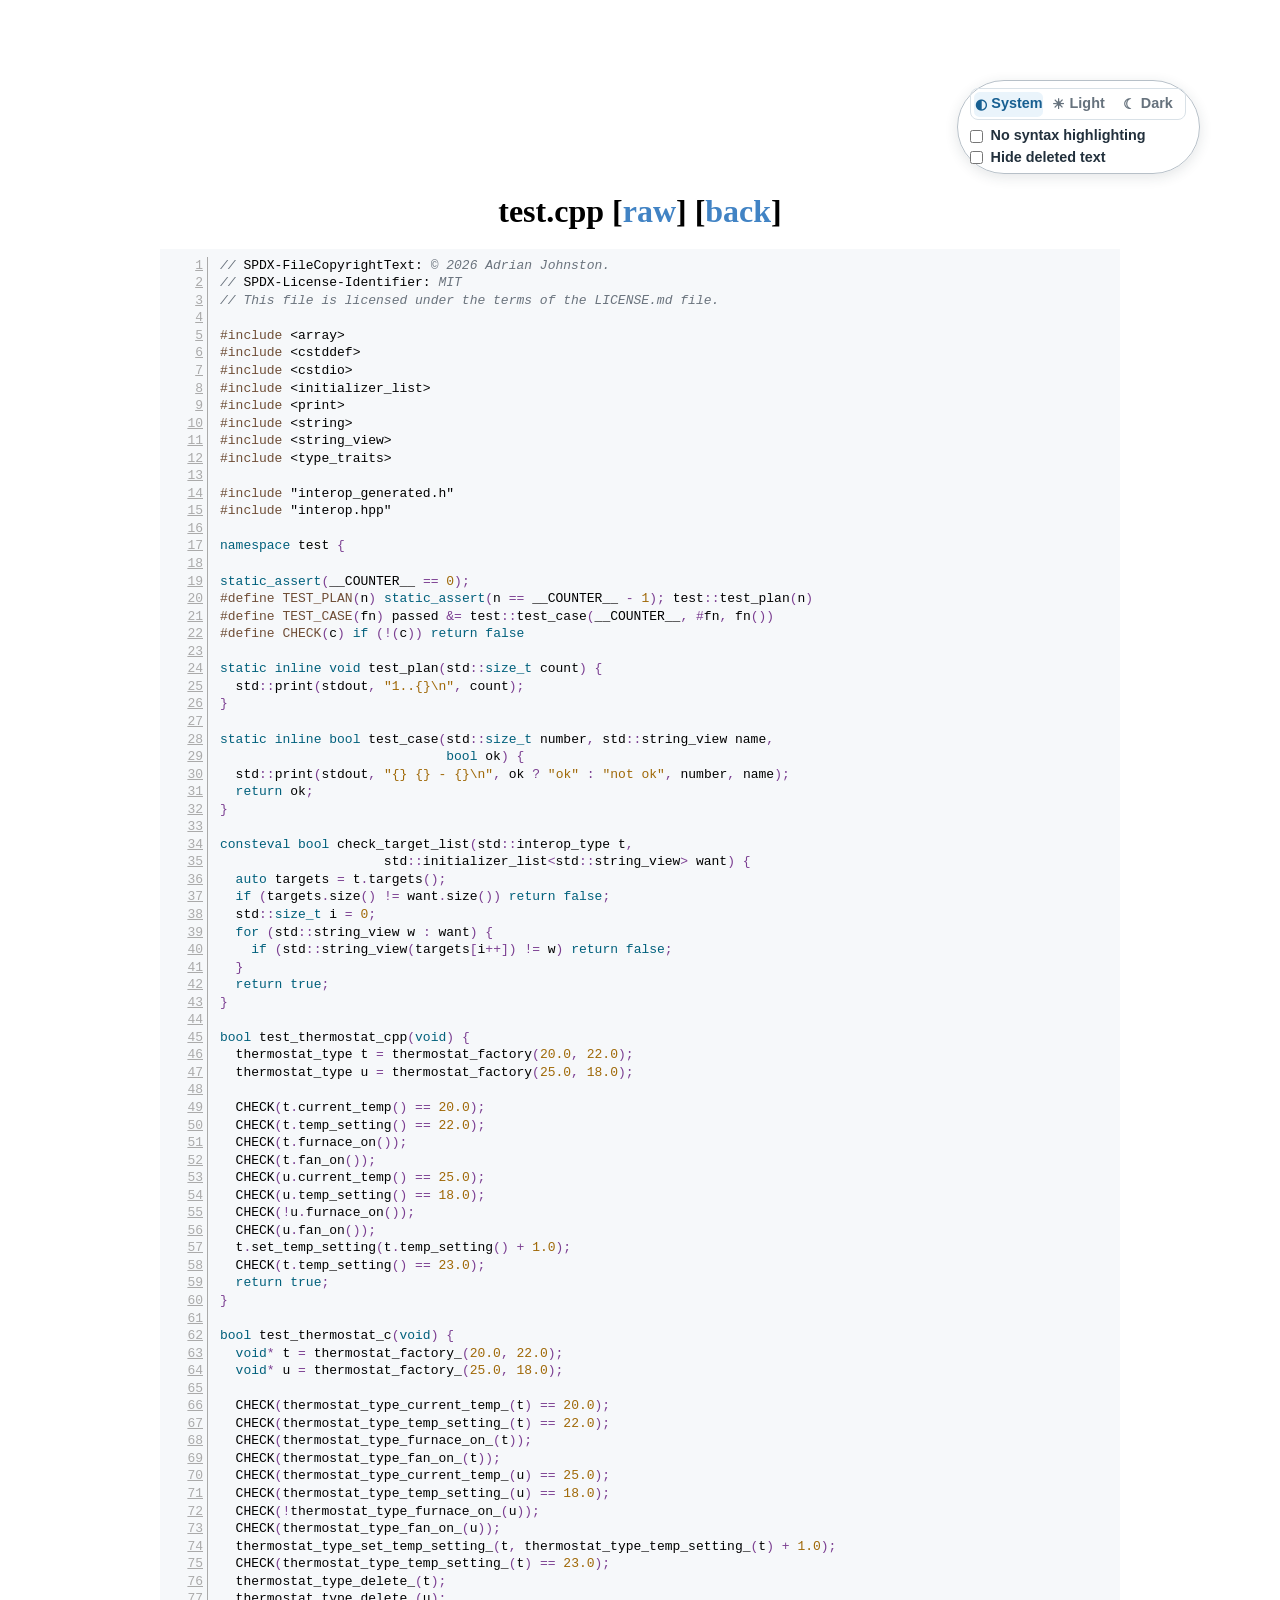
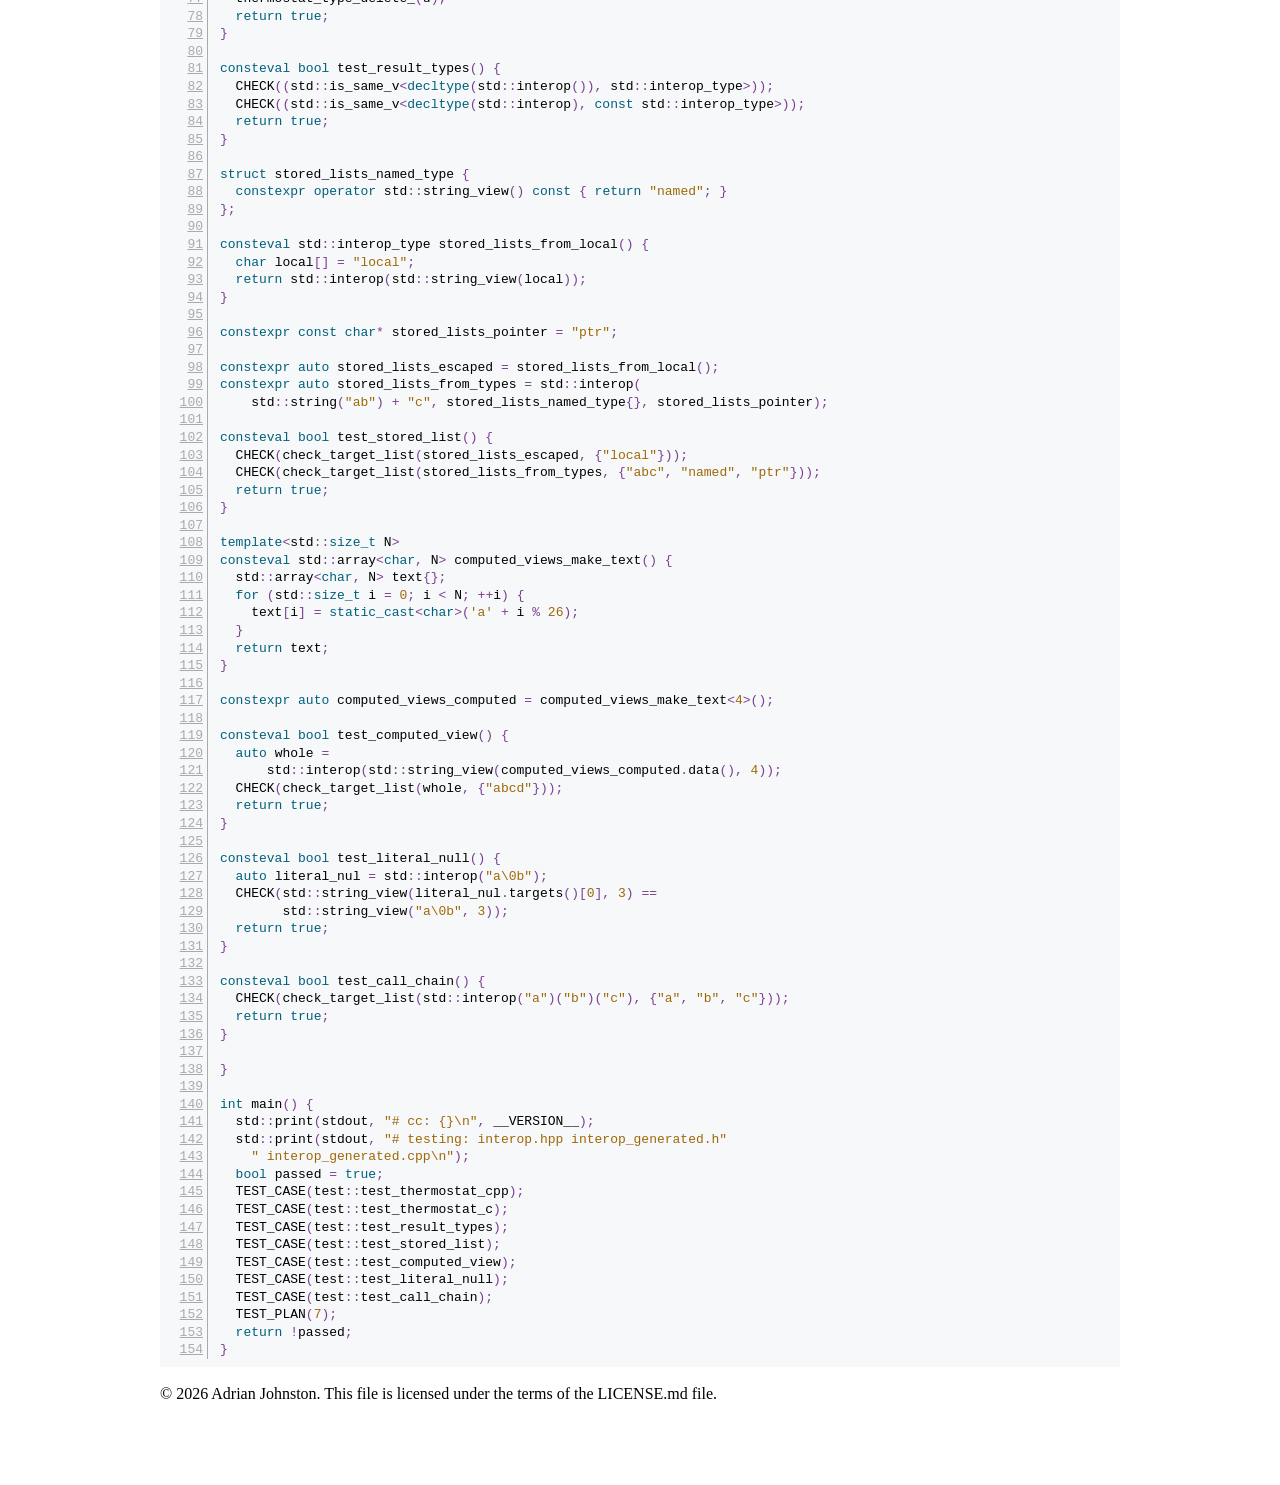
<file: test.cpp.html>
<!DOCTYPE html>
<html xmlns="http://www.w3.org/1999/xhtml" lang="en" xml:lang="en">
<head>
  <meta charset="utf-8" />
  <meta name="generator" content="mpark/wg21" />
  <meta name="viewport" content="width=device-width, initial-scale=1.0, user-scalable=yes" />
  <title>test.cpp</title>
  <style>

span.smallcaps{font-variant: small-caps;}
div.columns{display: flex; gap: min(4vw, 1.5em);}
div.column{flex: auto; overflow-x: auto;}
div.hanging-indent{margin-left: 1.5em; text-indent: -1.5em;}

ul.task-list[class]{list-style: none;}
ul.task-list li input[type="checkbox"] {
font-size: inherit;
width: 0.8em;
margin: 0 0.8em 0.2em -1.6em;
vertical-align: middle;
}

html { -webkit-text-size-adjust: 100%; }
pre > code.sourceCode { white-space: pre; position: relative; }
pre > code.sourceCode > span { display: inline-block; line-height: 1.25; }
pre > code.sourceCode > span:empty { height: 1.2em; }
.sourceCode { overflow: visible; }
code.sourceCode > span { color: inherit; text-decoration: inherit; }
div.sourceCode { margin: 1em 0; }
pre.sourceCode { margin: 0; }
@media screen {
div.sourceCode { overflow: auto; }
}
@media print {
pre > code.sourceCode { white-space: pre-wrap; }
pre > code.sourceCode > span { text-indent: -5em; padding-left: 5em; }
}
pre.numberSource code
{ counter-reset: source-line 0; }
pre.numberSource code > span
{ position: relative; left: -4em; counter-increment: source-line; }
pre.numberSource code > span > a:first-child::before
{ content: counter(source-line);
position: relative; left: -1em; text-align: right; vertical-align: baseline;
border: none; display: inline-block;
-webkit-touch-callout: none; -webkit-user-select: none;
-khtml-user-select: none; -moz-user-select: none;
-ms-user-select: none; user-select: none;
padding: 0 4px; width: 4em;
color: #aaaaaa;
}
pre.numberSource { margin-left: 3em; border-left: 1px solid #aaaaaa; padding-left: 4px; }
div.sourceCode
{ background-color: #f6f8fa; }
@media screen {
pre > code.sourceCode > span > a:first-child::before { text-decoration: underline; }
}
code span { } 
code span.al { color: #ff0000; } 
code span.an { } 
code span.at { } 
code span.bn { color: #9f6807; } 
code span.bu { color: #9f6807; } 
code span.cf { color: #00607c; } 
code span.ch { color: #9f6807; } 
code span.cn { } 
code span.co { color: #6a737d; font-style: italic; } 
code span.cv { color: #6a737d; font-style: italic; } 
code span.do { color: #6a737d; } 
code span.dt { color: #00607c; } 
code span.dv { color: #9f6807; } 
code span.er { color: #ff0000; font-weight: bold; } 
code span.ex { } 
code span.fl { color: #9f6807; } 
code span.fu { } 
code span.im { } 
code span.in { color: #6a737d; } 
code span.kw { color: #00607c; } 
code span.op { color: #7b3e91; } 
code span.ot { } 
code span.pp { color: #6f4e37; } 
code span.re { } 
code span.sc { color: #9f6807; } 
code span.ss { color: #9f6807; } 
code span.st { color: #9f6807; } 
code span.va { } 
code span.vs { color: #9f6807; } 
code span.wa { color: #6a737d; font-weight: bold; } 
</style>
  <style type="text/css">
body {
margin: 5em;
font-family: serif;

hyphens: auto;
line-height: 1.35;
text-align: justify;
}
@media screen and (max-width: 30em) {
body {
margin: 1.5em;
}
}
div.wrapper {
max-width: 60em;
margin: auto;
}
ul {
list-style-type: none;
padding-left: 2em;
margin-top: -0.2em;
margin-bottom: -0.2em;
}
a {
text-decoration: none;
color: #4183C4;
}
a.hidden_link {
text-decoration: none;
color: inherit;
}
li {
margin-top: 0.6em;
margin-bottom: 0.6em;
}
h1, h2, h3, h4 {
position: relative;
line-height: 1;
}
a.self-link {
position: absolute;
top: 0;
left: calc(-1 * (3.5rem - 26px));
width: calc(3.5rem - 26px);
height: 2em;
text-align: center;
border: none;
transition: opacity .2s;
opacity: .5;
font-family: sans-serif;
font-weight: normal;
font-size: 83%;
}
a.self-link:hover { opacity: 1; }
a.self-link::before { content: "§"; }
ul > li:before {
content: "\2014";
position: absolute;
margin-left: -1.5em;
}
:target { background-color: yellow; }
:target .codeblock { background-color: yellow; }
:target .sourceCode { background-color: yellow; }
:target ul { background-color: yellow; }
p:has(> span.marginalizedparent > a.marginalized:target),
li:has(> span.marginalizedparent > a.marginalized:target) {
background-color: yellow;
}
a.marginalized:target { background-color: transparent; }
.abbr_ref { float: right; }
.folded_abbr_ref { float: right; }
:target .folded_abbr_ref { display: none; }
:target .unfolded_abbr_ref { float: right; display: inherit; }
.unfolded_abbr_ref { display: none; }
.secnum { display: inline-block; min-width: 35pt; }
.header-section-number { display: inline-block; min-width: 35pt; }
.annexnum { display: block; }
div.sourceLinkParent {
float: right;
}
a.sourceLink {
position: absolute;
opacity: 0;
margin-left: 10pt;
}
a.sourceLink:hover {
opacity: 1;
}
a.itemDeclLink {
position: absolute;
font-size: 75%;
text-align: right;
width: 5em;
opacity: 0;
}
a.itemDeclLink:hover { opacity: 1; }
span.marginalizedparent {
position: relative;
left: -5em;
}
li span.marginalizedparent { left: -7em; }
li ul > li span.marginalizedparent { left: -9em; }
li ul > li ul > li span.marginalizedparent { left: -11em; }
li ul > li ul > li ul > li span.marginalizedparent { left: -13em; }
div.footnoteNumberParent {
position: relative;
left: -4.7em;
}
a.marginalized {
position: absolute;
font-size: 75%;
text-align: right;
width: 5em;
}
a.enumerated_item_num {
position: relative;
left: -3.5em;
display: inline-block;
margin-right: -3em;
text-align: right;
width: 3em;
}
div.para { margin-bottom: 0.6em; margin-top: 0.6em; text-align: justify; }
div.section { text-align: justify; }
div.sentence { display: inline; }
span.indexparent {
display: inline;
position: relative;
float: right;
right: -1em;
}
a.index {
position: absolute;
display: none;
}
a.index:before { content: "⟵"; }

a.index:target {
display: inline;
}
.indexitems {
margin-left: 2em;
text-indent: -2em;
}
div.itemdescr {
margin-left: 3em;
}
.bnf {
font-family: serif;
margin-left: 40pt;
margin-top: 0.5em;
margin-bottom: 0.5em;
}
.ncbnf {
font-family: serif;
margin-top: 0.5em;
margin-bottom: 0.5em;
margin-left: 40pt;
}
.ncsimplebnf {
font-family: serif;
font-style: italic;
margin-top: 0.5em;
margin-bottom: 0.5em;
margin-left: 40pt;
background: inherit; 
}
span.textnormal {
font-style: normal;
font-family: serif;
white-space: normal;
display: inline-block;
}
span.rlap {
display: inline-block;
width: 0px;
}
span.descr { font-style: normal; font-family: serif; }
span.grammarterm { font-style: italic; }
span.term { font-style: italic; }
span.terminal { font-family: monospace; font-style: normal; }
span.nonterminal { font-style: italic; }
span.tcode { font-family: monospace; font-style: normal; }
span.textbf { font-weight: bold; }
span.textsc { font-variant: small-caps; }
a.nontermdef { font-style: italic; font-family: serif; }
span.emph { font-style: italic; }
span.techterm { font-style: italic; }
span.mathit { font-style: italic; }
span.mathsf { font-family: sans-serif; }
span.mathrm { font-family: serif; font-style: normal; }
span.textrm { font-family: serif; }
span.textsl { font-style: italic; }
span.mathtt { font-family: monospace; font-style: normal; }
span.mbox { font-family: serif; font-style: normal; }
span.ungap { display: inline-block; width: 2pt; }
span.textit { font-style: italic; }
span.texttt { font-family: monospace; }
span.tcode_in_codeblock { font-family: monospace; font-style: normal; }
span.phantom { color: white; }

span.math { font-style: normal; }
span.mathblock {
display: block;
margin-left: auto;
margin-right: auto;
margin-top: 1.2em;
margin-bottom: 1.2em;
text-align: center;
}
span.mathalpha {
font-style: italic;
}
span.synopsis {
font-weight: bold;
margin-top: 0.5em;
display: block;
}
span.definition {
font-weight: bold;
display: block;
}
.codeblock {
margin-left: 1.2em;
line-height: 127%;
}
.outputblock {
margin-left: 1.2em;
line-height: 127%;
}
div.itemdecl {
margin-top: 2ex;
}
code.itemdeclcode {
white-space: pre;
display: block;
}
span.textsuperscript {
vertical-align: super;
font-size: smaller;
line-height: 0;
}
.footnotenum { vertical-align: super; font-size: smaller; line-height: 0; }
.footnote {
font-size: small;
margin-left: 2em;
margin-right: 2em;
margin-top: 0.6em;
margin-bottom: 0.6em;
}
div.minipage {
display: inline-block;
margin-right: 3em;
}
div.numberedTable {
text-align: center;
margin: 2em;
}
div.figure {
text-align: center;
margin: 2em;
}
table {
border: 1px solid black;
border-collapse: collapse;
margin-left: auto;
margin-right: auto;
margin-top: 0.8em;
text-align: left;
hyphens: none; 
}
td, th {
padding-left: 1em;
padding-right: 1em;
vertical-align: top;
}
td.empty {
padding: 0px;
padding-left: 1px;
}
td.left {
text-align: left;
}
td.right {
text-align: right;
}
td.center {
text-align: center;
}
td.justify {
text-align: justify;
}
td.border {
border-left: 1px solid black;
}
tr.rowsep, td.cline {
border-top: 1px solid black;
}
tr.even, tr.odd {
border-bottom: 1px solid black;
}
tr.capsep {
border-top: 3px solid black;
border-top-style: double;
}
tr.header {
border-bottom: 3px solid black;
border-bottom-style: double;
}
th {
border-bottom: 1px solid black;
}
span.centry {
font-weight: bold;
}
div.table {
display: block;
margin-left: auto;
margin-right: auto;
text-align: center;
width: 90%;
}
span.indented {
display: block;
margin-left: 2em;
margin-bottom: 1em;
margin-top: 1em;
}
ol.enumeratea { list-style-type: none; background: inherit; }
ol.enumerate { list-style-type: none; background: inherit; }

</style>
  <style type="text/css">:root {
color-scheme: light;
--unchanged-color: #898887;
--add-color: #006e28;
--rm-color: #bf0303;
--note-color: #0000ff;
--not-proposed-color: #7151a8;
--not-proposed-bg-color: rgba(113, 81, 168, 0.06);
}
.document-info {
display: inline-flex;
align-items: center;
gap: 0.3rem;
}
.document-link {
display: inline-block;
padding: 0 0.4em;
border: 1px solid var(--toc-border, #d9e1e7);
border-radius: 0.4rem;
color: var(--toc-muted, #66727d);
font: 600 0.8em/1 sans-serif;
text-decoration: none;
vertical-align: text-bottom;
}
.document-link:hover {
border-color: var(--toc-hover-border, #bdc9d2);
background: var(--toc-hover-bg, #f2f6f8);
color: var(--toc-hover-text, #244d6b);
}
.document-link:focus-visible {
outline: 2px solid var(--toc-accent, #2878b5);
outline-offset: 1px;
}
table thead tr {
border-bottom: 3px solid black;
border-bottom-style: double;
}
table tbody tr {
border-bottom: 1px solid black;
}
.cmptable {
width: 100%;
}

ins, del {
text-decoration-thickness: 1px;
}

ins {
text-underline-offset: 3.5px;
}
.add {
color: var(--add-color);
}
.rm {
color: var(--rm-color);
}
code.diff {
color: var(--unchanged-color);
}
code.diff span.va {
color: var(--add-color);
}
code.diff span.st {
color: var(--rm-color);
}
.ednote,
.draftnote {
color: var(--note-color);
}

div.sourceCode {
padding: 0.5em;
}
div.sourceCode:has(> pre.not_proposed) {
padding: 0.65em 0.8em 0.65em 1.1em;
border-left: 0.25em solid var(--not-proposed-color);
background-color: var(--not-proposed-bg-color);
}
div.sourceCode:has(> pre.not_proposed)::before {
content: "\2298\2002 Not proposed";
display: block;
margin-bottom: 0.8em;
color: var(--not-proposed-color);
font: 600 0.95rem/1.2 sans-serif;
}
</style>
  <style type="text/css">
#title-block-header > table {
border: none;
float: right;
}
#title-block-header > table tbody tr {
border-bottom: none;
}
details.collapsed > summary {
list-style: none;
cursor: pointer;
}
details.collapsed > summary::-webkit-details-marker {
display: none;
}
details.collapsed > summary .collapse-marker {
--collapse-marker-offset: 0.15em;
display: inline-block;
width: 0;
margin-right: 0.5em;
height: 0;
border-top: 0.3em solid transparent;
border-bottom: 0.3em solid transparent;
border-left: 0.45em solid currentColor;
transform: translateX(var(--collapse-marker-offset));
transform-origin: 0.15em center;
vertical-align: 0.1em;
}
details.collapsed > summary .collapse-marker:first-child {
--collapse-marker-offset: 0.075em;
width: calc(35pt - 0.45em);
margin-right: 0.25em;
}
details.collapsed[open] > summary .collapse-marker {
transform: translateX(var(--collapse-marker-offset)) rotate(90deg);
}
details.collapsed > summary > :is(h1, h2, h3, h4, h5, h6) {
margin-bottom: 0;
}
body[data-syntax-highlighting="off"] code.sourceCode:not(.diff) span:not(.add, .rm, .co, .cv, .do, .in) {
color: inherit !important;
font-style: inherit !important;
font-weight: inherit !important;
text-decoration: inherit !important;
}
body[data-deleted-text="hide"] .rm del {
display: none !important;
}
</style>
  <style type="text/css">
:root {
--toc-width: 19rem;
--toc-right: clamp(1rem, 2vw, 2.5rem);
--toc-top: 9.5rem;
--toc-accent: #2878b5;
--toc-active-bg: #eaf4fb;
--toc-active-text: #175f91;
--toc-border: #d9e1e7;
--toc-heading: #4d5c68;
--toc-hover-bg: #f2f6f8;
--toc-hover-border: #bdc9d2;
--toc-hover-text: #244d6b;
--toc-muted: #66727d;
--toc-rail: #dfe6eb;
--toc-section-number: #89949d;
--toc-scrollbar: #b8c3cc;
--toc-surface: rgba(255, 255, 255, 0.96);
--toc-panel-shadow:
0 0.75rem 2.25rem rgba(30, 55, 75, 0.08),
0 0.125rem 0.4rem rgba(30, 55, 75, 0.05);
--view-controls-bg: rgba(255, 255, 255, 0.96);
--view-controls-border: #b7c0c8;
--view-controls-color: #22303c;
--view-controls-hover: #f3f6f8;
--view-controls-shadow: 0 0.2rem 0.8rem rgba(34, 48, 60, 0.12);
}

.view-controls {
position: sticky;
top: 0.75rem;
z-index: 1000;
display: flex;
flex-direction: column;
align-items: flex-start;
gap: 0.35rem;
width: fit-content;
margin-left: auto;
margin-bottom: 1rem;
padding: 0.45rem 0.8rem;
border: 1px solid var(--view-controls-border);
border-radius: 999px;
background: var(--view-controls-bg);
color: var(--view-controls-color);
font: 600 0.9rem/1.1 sans-serif;
box-shadow: var(--view-controls-shadow);
}
.view-controls:hover {
background: var(--view-controls-hover);
}
.view-controls label {
display: flex;
align-items: center;
gap: 0.45rem;
}
.view-controls input {
margin: 0;
}
.view-controls span {
white-space: nowrap;
}
.theme-switcher {
display: flex;
align-self: stretch;
min-width: 0;
margin: 0 0 0.15rem;
padding: 0.15rem;
border: 1px solid var(--toc-border);
border-radius: 0.5rem;
}
.theme-switcher legend {
position: absolute;
width: 1px;
height: 1px;
padding: 0;
overflow: hidden;
clip: rect(0, 0, 0, 0);
white-space: nowrap;
border: 0;
}
.theme-switcher button {
display: inline-flex;
min-width: 0;
align-items: center;
justify-content: center;
gap: 0.3rem;
flex: 1;
padding: 0.3rem 0.4rem;
border: 0;
border-radius: 0.35rem;
background: transparent;
color: var(--toc-muted);
font: inherit;
cursor: pointer;
}
.theme-switcher button:hover {
background: var(--toc-hover-bg);
color: var(--toc-hover-text);
}
.theme-switcher button:focus-visible {
outline: 2px solid var(--toc-accent);
outline-offset: 1px;
}
.theme-switcher button[aria-pressed="true"] {
background: var(--toc-active-bg);
color: var(--toc-active-text);
font-weight: 600;
}
.theme-icon {
font-size: 0.9rem;
line-height: 1;
}
.table-of-contents .toc-progress {
display: none;
}
.toc-mobile-bar,
.toc-dialog,
.toc-mobile-title,
.toc-mobile-trigger,
.toc-expand-toggle {
display: none;
}

@media screen and (max-width: 89.999em) {
html,
body {
max-width: 100%;
}
html {
overflow-x: hidden;
overflow-x: clip;
}
.wrapper {
max-width: 100%;
}
.wrapper div.sourceCode {
max-width: 100%;
box-sizing: border-box;
}

.wrapper .table-wrapper {
max-width: 100%;
overflow-x: auto;
overscroll-behavior-inline: contain;
}
body.toc-ready .table-of-contents {
display: none;
}
body.toc-ready :is(h1, h2, h3, h4, h5, h6)[id] {
scroll-margin-top: 4.5rem;
}
body.toc-menu-open {
overflow: hidden;
}
body.toc-ready .toc-mobile-bar {
position: fixed;
inset: 0 0 auto;
z-index: 1100;
display: flex;
align-items: center;
gap: 1rem;
height: 3.5rem;
box-sizing: border-box;
padding:
0.5rem max(1rem, env(safe-area-inset-right))
0.5rem max(1rem, env(safe-area-inset-left));
border-bottom: 1px solid var(--toc-border);
background: var(--toc-surface);
box-shadow: 0 0.25rem 1rem rgba(30, 55, 75, 0.08);
backdrop-filter: blur(0.85rem);
font-family: ui-sans-serif, -apple-system, BlinkMacSystemFont, "Segoe UI",
sans-serif;
}
.toc-mobile-bar .view-controls {
position: static;
z-index: auto;
flex-direction: row;
align-items: center;
gap: 0.35rem;
width: auto;
margin: 0;
padding: 0;
border: 0;
border-radius: 0;
background: transparent;
color: var(--toc-muted);
box-shadow: none;
font: 600 0.72rem/1 ui-sans-serif, -apple-system, BlinkMacSystemFont,
"Segoe UI", sans-serif;
}
.toc-mobile-bar .view-controls:hover {
background: transparent;
}
.toc-mobile-bar .view-controls label {
gap: 0.35rem;
padding: 0.45rem 0.55rem;
border: 1px solid var(--toc-border);
border-radius: 0.6rem;
background: transparent;
cursor: pointer;
}
.toc-mobile-bar .view-controls label:hover {
border-color: var(--toc-hover-border);
background: var(--toc-hover-bg);
color: var(--toc-hover-text);
}
.toc-mobile-bar .view-controls input {
accent-color: var(--toc-accent);
}
.toc-mobile-bar .view-controls input:focus-visible {
outline: 2px solid var(--toc-accent);
outline-offset: 2px;
}
.toc-mobile-bar .theme-switcher {
align-self: center;
margin: 0;
}
body[data-syntax-highlighting="off"]
.toc-mobile-bar label[for="no-syntax-highlighting-toggle"],
body[data-deleted-text="hide"]
.toc-mobile-bar label[for="hide-deleted-text-toggle"] {
border-color: color-mix(in srgb,
var(--toc-accent) 35%, var(--toc-border));
background: var(--toc-active-bg);
color: var(--toc-active-text);
}
body.toc-ready .toc-mobile-title {
display: block;
min-width: 0;
flex: 1;
overflow: hidden;
color: var(--toc-heading);
font-size: 0.9rem;
font-weight: 600;
line-height: 1.2;
text-overflow: ellipsis;
white-space: nowrap;
}
body.toc-ready .toc-mobile-trigger {
display: inline-flex;
align-items: center;
gap: 0.5rem;
flex: 0 0 auto;
padding: 0.45rem 0.65rem;
border: 1px solid var(--toc-border);
border-radius: 0.6rem;
background: transparent;
color: var(--toc-heading);
font: 600 0.78rem/1 ui-sans-serif, -apple-system, BlinkMacSystemFont,
"Segoe UI", sans-serif;
cursor: pointer;
}
.toc-mobile-trigger:hover {
border-color: var(--toc-hover-border);
background: var(--toc-hover-bg);
}
.toc-mobile-trigger:focus-visible,
.toc-dialog-close:focus-visible,
.toc-dialog a:focus-visible {
outline: 2px solid var(--toc-accent);
outline-offset: 2px;
}
.toc-menu-icon {
position: relative;
width: 1rem;
height: 0.7rem;
flex: 0 0 auto;
border-top: 2px solid currentColor;
border-bottom: 2px solid currentColor;
box-sizing: border-box;
}
.toc-menu-icon::after {
content: "";
position: absolute;
top: 50%;
left: 0;
width: 100%;
border-top: 2px solid currentColor;
transform: translateY(-50%);
}
.toc-dialog[open] {
position: fixed;
inset: 0;
z-index: 1200;
display: flex;
flex-direction: column;
width: min(32rem, calc(100vw - 2rem));
max-width: none;
max-height: min(46rem, calc(100dvh - 2rem));
box-sizing: border-box;
margin: auto;
padding: 0;
overflow: hidden;
border: 1px solid var(--toc-border);
border-radius: 1rem;
background: var(--toc-surface);
color: var(--toc-muted);
box-shadow: 0 1.5rem 5rem rgba(20, 35, 45, 0.28);
font-family: ui-sans-serif, -apple-system, BlinkMacSystemFont, "Segoe UI",
sans-serif;
text-align: left;
hyphens: none;
}
.toc-dialog::backdrop {
background: rgba(20, 30, 38, 0.45);
backdrop-filter: blur(0.15rem);
}
.toc-dialog-header {
display: flex;
flex: 0 0 auto;
align-items: flex-start;
gap: 1rem;
padding: 1rem 1rem 0.9rem 1.15rem;
border-bottom: 1px solid var(--toc-border);
}
.toc-dialog-heading {
min-width: 0;
flex: 1;
}
.toc-dialog-eyebrow {
margin: 0 0 0.3rem;
color: var(--toc-accent);
font-size: 0.68rem;
font-weight: 700;
letter-spacing: 0.11em;
line-height: 1;
text-transform: uppercase;
}
.toc-dialog-title {
margin: 0;
overflow: hidden;
color: var(--toc-heading);
font-size: 1rem;
font-weight: 650;
line-height: 1.25;
text-overflow: ellipsis;
white-space: nowrap;
}
.toc-dialog-close {
display: grid;
width: 2rem;
height: 2rem;
flex: 0 0 auto;
place-items: center;
padding: 0;
border: 0;
border-radius: 50%;
background: transparent;
color: var(--toc-muted);
font: 400 1.5rem/1 sans-serif;
cursor: pointer;
}
.toc-dialog-close:hover {
background: var(--toc-hover-bg);
color: var(--toc-heading);
}
.toc-dialog-nav {
min-height: 0;

flex: 1 1 auto;
overflow-y: auto;
overscroll-behavior: contain;
padding: 0.75rem 0.8rem 1rem;
scrollbar-width: thin;
scrollbar-color: var(--toc-scrollbar) transparent;
}
.toc-dialog ul {
padding-left: 0;
margin: 0;
list-style: none;
}
.toc-dialog ul ul {
position: relative;
padding-left: 0.9rem;
margin: 0.15rem 0 0.25rem 0.65rem;
}
.toc-dialog ul ul::before {
content: "";
position: absolute;
top: 0.2rem;
bottom: 0.2rem;
left: 0;
width: 1px;
background: var(--toc-rail);
}
.toc-dialog li,
.toc-dialog li > ul {
display: block;
margin-top: 0;
margin-bottom: 0;
}
.toc-dialog li::before {
display: none;
}
.toc-dialog a {
display: block;
margin: 0.0625rem 0;
padding: 0.38rem 0.55rem 0.38rem 0.65rem;
border-left: 2px solid transparent;
border-radius: 0 0.45rem 0.45rem 0;
color: var(--toc-muted);
font-size: 0.875rem;
line-height: 1.35;
text-decoration: none;
overflow-wrap: anywhere;
}
.toc-dialog a:hover {
color: var(--toc-hover-text);
background: var(--toc-hover-bg);
}
.toc-dialog a.active {
border-left-color: var(--toc-accent);
background: var(--toc-active-bg);
color: var(--toc-active-text);
font-weight: 600;
}
.toc-dialog .toc-section-number {
color: var(--toc-section-number);
font-variant-numeric: tabular-nums;
}
.toc-dialog code,
.toc-dialog code span {
color: inherit !important;
background: transparent !important;
font-size: 0.96em;
font-weight: inherit;
}
}
@media screen and (max-width: 30em) {
a.self-link {
left: -1.5rem;
width: 1.5rem;
}
body.toc-ready {
padding-top: 3.25rem;
}
.toc-mobile-trigger-label {
position: absolute;
width: 1px;
height: 1px;
padding: 0;
overflow: hidden;
clip: rect(0, 0, 0, 0);
white-space: nowrap;
border: 0;
}
.toc-mobile-trigger {
padding-inline: 0.6rem;
}
.toc-dialog[open] {
width: calc(100vw - 1rem);
max-height: calc(100dvh - 1rem);
border-radius: 0.875rem;
}
}
@media screen and (max-width: 47.999em) {
body.toc-ready .toc-mobile-title {
display: none;
}
.toc-mobile-bar .view-controls {
min-width: 0;
flex: 1;
}
.toc-mobile-bar .view-controls label {
justify-content: center;
min-width: 0;
flex: 1;
}
.toc-mobile-bar .theme-label {
display: none;
}
.toc-mobile-bar .theme-switcher button {
flex: 0 0 auto;
padding-inline: 0.35rem;
}
}
@media screen and (max-width: 35.999em) {
.toc-mobile-bar .view-controls > label > span {
font-size: 0;
}
.toc-mobile-bar label[for="no-syntax-highlighting-toggle"] span::after {
content: "No highlight";
font-size: 0.72rem;
}
.toc-mobile-bar label[for="hide-deleted-text-toggle"] span::after {
content: "Hide deleted";
font-size: 0.72rem;
}
}
@media screen and (min-width: 90em) {
.toc-mobile-bar {
display: block;
}

body.has-toc {
margin-right: calc(
var(--toc-right) + var(--toc-width) + 2rem
);
}

body.has-toc .view-controls {
position: fixed;
top: 1rem;
right: var(--toc-right);
width: var(--toc-width);
box-sizing: border-box;
margin: 0;
padding: 0.6rem 0.75rem;
border-color: var(--toc-border);
border-radius: 0.875rem;
background: var(--toc-surface);
color: var(--toc-muted);
box-shadow: var(--toc-panel-shadow);
backdrop-filter: blur(0.75rem);
font-family: ui-sans-serif, -apple-system, BlinkMacSystemFont, "Segoe UI",
sans-serif;
font-size: 0.825rem;
font-weight: 400;
line-height: 1.38;
}
body.has-toc .view-controls:hover {
background: var(--toc-surface);
}
body.has-toc .view-controls label {
align-self: stretch;
padding: 0.3rem 0.55rem 0.3rem 0.6rem;
border-left: 2px solid transparent;
border-radius: 0 0.4rem 0.4rem 0;
cursor: pointer;
transition:
background-color 120ms ease,
color 120ms ease;
}
body.has-toc .view-controls label:hover {
background: var(--toc-hover-bg);
color: var(--toc-hover-text);
}
body.has-toc .view-controls input {
accent-color: var(--toc-accent);
}
body.has-toc .view-controls input:focus-visible {
outline: 2px solid var(--toc-accent);
outline-offset: 2px;
}
.table-of-contents {
position: fixed;
top: var(--toc-top);
right: var(--toc-right);
width: var(--toc-width);
max-height: calc(100vh - var(--toc-top) - 1.5rem);
box-sizing: border-box;
overflow-y: auto;
overscroll-behavior: contain;
border: 1px solid var(--toc-border);
border-radius: 0.875rem;
background: var(--toc-surface);
box-shadow: var(--toc-panel-shadow);
scrollbar-width: thin;
scrollbar-color: var(--toc-scrollbar) transparent;
font-family: ui-sans-serif, -apple-system, BlinkMacSystemFont, "Segoe UI",
sans-serif;
font-size: 0.825rem;
line-height: 1.38;
text-align: left;
hyphens: none;
color: var(--toc-muted);
}
.table-of-contents .toc-chrome {
position: sticky;
top: 0;
z-index: 2;
padding: 0.9rem 0.95rem 0.7rem;
border-bottom: 1px solid var(--toc-border);
background: var(--toc-surface);
backdrop-filter: blur(0.75rem);
}
.table-of-contents .toc-title-row {
display: flex;
align-items: center;
gap: 0.75rem;
}
.table-of-contents .table-of-contents-title {
display: flex;
align-items: center;
gap: 0.55rem;
min-width: 0;
flex: 1;
font-size: 0.72rem;
font-weight: 700;
line-height: 1;
letter-spacing: 0.11em;
text-transform: uppercase;
color: #4d5c68;
border-bottom: none !important;
margin: 0;
}
.table-of-contents .toc-expand-toggle {
display: inline-flex;
min-width: 4.7rem;
align-items: center;
justify-content: center;
flex: 0 0 auto;
padding: 0.3rem 0.45rem;
border: 1px solid var(--toc-border);
border-radius: 0.45rem;
background: transparent;
color: var(--toc-muted);
font: 600 0.68rem/1 ui-sans-serif, -apple-system, BlinkMacSystemFont,
"Segoe UI", sans-serif;
cursor: pointer;
transition:
background-color 120ms ease,
border-color 120ms ease,
color 120ms ease;
}
.table-of-contents .toc-expand-toggle[hidden] {
display: none;
}
.table-of-contents .toc-expand-toggle:hover {
border-color: var(--toc-hover-border);
background: var(--toc-hover-bg);
color: var(--toc-hover-text);
}
.table-of-contents .toc-expand-toggle:focus-visible {
outline: 2px solid var(--toc-accent);
outline-offset: 2px;
}
.table-of-contents .table-of-contents-title::before {
content: "";
width: 0.45rem;
height: 0.45rem;
flex: 0 0 auto;
border-radius: 50%;
background: var(--toc-accent);
box-shadow: 0 0 0 0.2rem color-mix(in srgb,
var(--toc-accent) 14%, transparent);
}
.table-of-contents .toc-progress {
display: block;
height: 0.1875rem;
margin-top: 0.75rem;
overflow: hidden;
border-radius: 999px;
background: var(--toc-rail);
}
.table-of-contents .toc-progress-bar {
display: block;
width: 100%;
height: 100%;
border-radius: inherit;
background: var(--toc-accent);
transform: scaleX(0);
transform-origin: left center;
}
.table-of-contents > ul {
padding: 0.65rem 0.75rem 0.8rem;
margin: 0;
}
.table-of-contents ul ul {
position: relative;
padding-left: 0.85rem;
margin: 0.15rem 0 0.25rem 0.55rem;
}
.table-of-contents ul ul::before {
content: "";
position: absolute;
top: 0.15rem;
bottom: 0.2rem;
left: 0;
width: 1px;
background: var(--toc-rail);
}

body.toc-ready .table-of-contents li > ul {
display: none;
}
body.toc-ready .table-of-contents li.active-path > ul {
display: block;
}
body.toc-ready .table-of-contents.toc-expanded li > ul {
display: block;
}
.table-of-contents li {
margin: 0;
}
.table-of-contents li::before {
display: none;
}
.table-of-contents a {
display: block;
margin: 0.0625rem 0;
padding: 0.3rem 0.55rem 0.3rem 0.6rem;
border-left: 2px solid transparent;
border-radius: 0 0.4rem 0.4rem 0;
color: var(--toc-muted);
text-decoration: none;
overflow-wrap: anywhere;
transition:
background-color 120ms ease,
border-color 120ms ease,
color 120ms ease;
}
.table-of-contents a:hover {
color: var(--toc-hover-text);
background: var(--toc-hover-bg);
}
.table-of-contents a:focus-visible {
outline: 2px solid var(--toc-accent);
outline-offset: 1px;
}
.table-of-contents a.active {
color: var(--toc-active-text);
border-left-color: var(--toc-accent);
background: var(--toc-active-bg);
font-weight: 600;
}
.table-of-contents .toc-section-number {
color: var(--toc-section-number);
font-weight: 400;
font-variant-numeric: tabular-nums;
margin-right: 0.2em;
}
.table-of-contents a.active .toc-section-number {
color: inherit;
opacity: 0.78;
}

.table-of-contents code,
.table-of-contents code span {
color: inherit !important;
background: transparent !important;
font-size: 0.96em;
font-weight: inherit;
}
}
@media screen and (min-width: 90em) and (prefers-reduced-motion: reduce) {
.table-of-contents a {
transition: none;
}
.table-of-contents .toc-expand-toggle {
transition: none;
}
}
@media print {
.view-controls,
.toc-mobile-bar,
.toc-dialog {
display: none;
}
}
</style>
  <style type="text/css">


body[data-syntax-highlighting="off"]
code.sourceCode:not(.diff)
span:is(.co, .cv, .do, .in) {
color: inherit !important;
font-style: inherit !important;
}
body:has(pre.lineAnchors) #title-block-header > table {
display: none;
}
</style>
  <style id="dark-theme-styles" media="screen and (prefers-color-scheme: dark)">

body {
background-color: #171717;
color: #e0e0e0;
}
span.mjx-mstyle { color: #e0e0e0 !important }
a:link { color: #74bdff; }
a:visited { color: #c38aff; }
a.hidden_link {
text-decoration: none;
color: inherit;
}
span.phantom { color: #171717; }
a.index:before { color: #e0e0e0; background-color: #4b6353; }
.comment { color: #40f040; }
.footnote .comment { color: #60ff60; }
.example .comment { color: #60ff60; }
.note .comment { color: #60ff60; }
span.keyword { color: #32eade; }
span.parenthesis { color: #ff7070; }
span.curlybracket { color: #ff7070; }
span.squarebracket { color: #ff7070; }
span.literal { color: #ffd867; }
span.literalterminal { color: #ffd867; }
span.operator { color: #dac6d9; }
span.anglebracket { color: #dac6d9; }
span.preprocessordirective { color: #c28c68; }
table { border-color: #e0e0e0; }
td.border { border-color: #e0e0e0; }
td.border { border-left-color: #e0e0e0; }
tr.rowsep, td.cline { border-top-color: #e0e0e0; }
tr.capsep { border-top-color: #e0e0e0; }
th { border-bottom-color: #e0e0e0; }
.footnoteSeparator { background-color: #e0e0e0; }
text { fill: #e0e0e0; }
path { stroke: #e0e0e0; }
polygon { stroke: #e0e0e0; fill: #e0e0e0; }
ellipse { stroke: #e0e0e0; }
:target { background-color: #4b6345; color: #ffffff; }
:target .codeblock { background-color: #4b6345; }
:target ul { background-color: #4b6345; }
:target a:link { color: #9fcdff; }
:target a:visited { color: #d39aff; }
:target a.hidden_link { text-decoration: none; color: inherit; }
:target span.keyword { color: #52faee; }
:target span.parenthesis { color: #ff4060; font-weight: bold; }
:target span.curlybracket { color: #ff4060; font-weight: bold; }
:target span.squarebracket { color: #ff4060; font-weight: bold; }
:target span.literal { color: #ffe070; }
:target span.literalterminal { color: #ffe070; }
:target span.operator { color: #ffffff; }
:target span.anglebracket { color: #ffffff; }
:target span.preprocessordirective { color: #e0968f; }
:target .comment { color: #75ff20; }
:target .footnote .comment { color: #75ff20; }
:target .example .comment { color: #75ff20; }
:target .note .comment { color: #75ff20; }

:root {
color-scheme: dark;
--unchanged-color: #e0e0e0;
--add-color: #d0fddd;
--rm-color: #ff9b98;
--note-color: #6699ff;
--not-proposed-color: #c2a4f5;
--not-proposed-bg-color: rgba(194, 164, 245, 0.07);
}
table thead tr {
border-bottom-color: #e0e0e0;
}
table tbody tr {
border-bottom-color: #e0e0e0;
}
div.sourceCode {
background-color: rgba(255, 255, 255, 0.03);
}
mark {
background-color: #665c00;
color: #ffffff;
}
code span.al,
code span.er {
color: #ff7070;
}
code span.cf,
code span.dt,
code span.kw {
color: #32eade;
}
code span.bn,
code span.bu,
code span.ch,
code span.dv,
code span.fl,
code span.sc,
code span.ss,
code span.st,
code span.vs {
color: #ffd867;
}
code span.co,
code span.cv,
code span.do,
code span.in,
code span.wa {
color: #60ff60;
}
code span.op {
color: #dac6d9;
}
code span.pp {
color: #c28c68;
}
:target .sourceCode,
p:has(> span.marginalizedparent > a.marginalized:target),
li:has(> span.marginalizedparent > a.marginalized:target) {
background-color: #4b6345;
}

:root {
--toc-accent: #62b0eb;
--toc-active-bg: rgba(70, 145, 200, 0.16);
--toc-active-text: #84c7f5;
--toc-border: #3b454e;
--toc-heading: #d2d9de;
--toc-hover-bg: rgba(255, 255, 255, 0.055);
--toc-hover-border: #59636c;
--toc-hover-text: #dceaf4;
--toc-muted: #abb5bd;
--toc-panel-shadow: 0 0.5rem 1.5rem rgba(0, 0, 0, 0.28);
--toc-rail: #414b54;
--toc-section-number: #7f8a93;
--toc-scrollbar: #59636c;
--toc-surface: rgba(28, 28, 28, 0.96);
--view-controls-bg: rgba(37, 37, 37, 0.96);
--view-controls-border: #59636c;
--view-controls-color: #e0e0e0;
--view-controls-hover: #303030;
--view-controls-shadow: 0 0.2rem 0.8rem rgba(0, 0, 0, 0.4);
} </style>
  <script>
    (() => {
      const root = document.documentElement;
      const darkStyles = document.getElementById('dark-theme-styles');
      const storageKey = 'mpark-wg21-theme';
      const themes = new Set(['system', 'light', 'dark']);

      let theme = 'system';
      try {
        const stored = localStorage.getItem(storageKey);
        if (themes.has(stored)) theme = stored;
      } catch (_) {
        // Local storage may be unavailable for local files or restricted contexts.
      }

      function applyTheme(value, persist) {
        theme = value;
        root.dataset.theme = value;
        darkStyles.media = value === 'dark'
          ? 'screen'
          : value === 'light' ? 'not all' : 'screen and (prefers-color-scheme: dark)';

        for (const button of document.querySelectorAll('button[data-theme-value]')) {
          button.setAttribute('aria-pressed', String(button.dataset.themeValue === value));
        }

        if (!persist) return;
        try {
          if (value === 'system') {
            localStorage.removeItem(storageKey);
          } else {
            localStorage.setItem(storageKey, value);
          }
        } catch (_) {
          // The selected theme still applies for this page.
        }
      }

      applyTheme(theme, false);
      document.addEventListener('DOMContentLoaded', () => {
        applyTheme(theme, false);
        for (const button of document.querySelectorAll('button[data-theme-value]')) {
          button.addEventListener('click', () => applyTheme(button.dataset.themeValue, true));
        }
      });
    })();  </script>
  <link href="[data-uri]" rel="icon" />
  
</head>
<body data-syntax-highlighting="on" data-deleted-text="show">
<form class="view-controls">
<fieldset class="theme-switcher">
<legend>Theme</legend>
<button type="button" data-theme-value="system" aria-label="Use system theme" aria-pressed="true" title="Use system theme">
<span class="theme-icon" aria-hidden="true">◐</span><span class="theme-label">System</span>
</button>
<button type="button" data-theme-value="light" aria-label="Use light theme" aria-pressed="false" title="Use light theme">
<span class="theme-icon" aria-hidden="true">☀</span><span class="theme-label">Light</span>
</button>
<button type="button" data-theme-value="dark" aria-label="Use dark theme" aria-pressed="false" title="Use dark theme">
<span class="theme-icon" aria-hidden="true">☾</span><span class="theme-label">Dark</span>
</button>
</fieldset>
<label for="no-syntax-highlighting-toggle">
<input id="no-syntax-highlighting-toggle" type="checkbox"></input>
<span>No syntax highlighting</span>
</label>
<label for="hide-deleted-text-toggle">
<input id="hide-deleted-text-toggle" type="checkbox"></input>
<span>Hide deleted text</span>
</label>
</form><div class="wrapper">
<header id="title-block-header">
<h1 class="title" style="text-align:center">test.cpp [<a href="https://whatchamacallem.github.io/std_interop/test.cpp">raw</a>]
[<a href="index.html">back</a>]</h1>
<table>
  <tr>
    <td>Document #:</td>
    <td>
      <span class="document-info">
        <span>D0000R0</span>
      <a class="document-link" href="https://wg21.link/P0000">Latest</a>
      <a class="document-link" href="https://wg21.link/P0000/status">Status</a>
      </span>
    </td>
  </tr>
  <tr>
    <td>Date:</td>
    <td>unassigned</td>
  </tr>
  <tr>
    <td style="vertical-align:top">Project:</td>
    <td>Programming Language C++</td>
  </tr>
  <tr>
    <td style="vertical-align:top">Audience:</td>
    <td>
      N/A<br>
    </td>
  </tr>
  <tr>
    <td style="vertical-align:top">Reply-to:</td>
    <td>
      Adrian Johnston<br>&lt;<a href="mailto:ajohnston54637@gmail.com" class="email">ajohnston54637@gmail.com</a>&gt;<br>
    </td>
  </tr>
</table>
</header>
<div style="clear:both">
<div class="sourceCode" id="cb1"><pre class="sourceCode numberSource cpp raw numberLines lineAnchors"><code class="sourceCode cpp"><span id="cb1-1"><a href="#cb1-1"></a><span class="co">// </span><span class="an">SPDX-FileCopyrightText:</span><span class="co"> © 2026 Adrian Johnston.</span></span>
<span id="cb1-2"><a href="#cb1-2"></a><span class="co">// </span><span class="an">SPDX-License-Identifier:</span><span class="co"> MIT</span></span>
<span id="cb1-3"><a href="#cb1-3"></a><span class="co">// This file is licensed under the terms of the LICENSE.md file.</span></span>
<span id="cb1-4"><a href="#cb1-4"></a></span>
<span id="cb1-5"><a href="#cb1-5"></a><span class="pp">#include </span><span class="im">&lt;array&gt;</span></span>
<span id="cb1-6"><a href="#cb1-6"></a><span class="pp">#include </span><span class="im">&lt;cstddef&gt;</span></span>
<span id="cb1-7"><a href="#cb1-7"></a><span class="pp">#include </span><span class="im">&lt;cstdio&gt;</span></span>
<span id="cb1-8"><a href="#cb1-8"></a><span class="pp">#include </span><span class="im">&lt;initializer_list&gt;</span></span>
<span id="cb1-9"><a href="#cb1-9"></a><span class="pp">#include </span><span class="im">&lt;print&gt;</span></span>
<span id="cb1-10"><a href="#cb1-10"></a><span class="pp">#include </span><span class="im">&lt;string&gt;</span></span>
<span id="cb1-11"><a href="#cb1-11"></a><span class="pp">#include </span><span class="im">&lt;string_view&gt;</span></span>
<span id="cb1-12"><a href="#cb1-12"></a><span class="pp">#include </span><span class="im">&lt;type_traits&gt;</span></span>
<span id="cb1-13"><a href="#cb1-13"></a></span>
<span id="cb1-14"><a href="#cb1-14"></a><span class="pp">#include </span><span class="im">&quot;interop_generated.h&quot;</span></span>
<span id="cb1-15"><a href="#cb1-15"></a><span class="pp">#include </span><span class="im">&quot;interop.hpp&quot;</span></span>
<span id="cb1-16"><a href="#cb1-16"></a></span>
<span id="cb1-17"><a href="#cb1-17"></a><span class="kw">namespace</span> test <span class="op">{</span></span>
<span id="cb1-18"><a href="#cb1-18"></a></span>
<span id="cb1-19"><a href="#cb1-19"></a><span class="kw">static_assert</span><span class="op">(</span><span class="ot">__COUNTER__</span> <span class="op">==</span> <span class="dv">0</span><span class="op">);</span></span>
<span id="cb1-20"><a href="#cb1-20"></a><span class="pp">#define TEST_PLAN</span><span class="op">(</span>n<span class="op">)</span><span class="pp"> </span><span class="kw">static_assert</span><span class="op">(</span>n<span class="pp"> </span><span class="op">==</span><span class="pp"> </span><span class="ot">__COUNTER__</span><span class="pp"> </span><span class="op">-</span><span class="pp"> </span><span class="dv">1</span><span class="op">);</span><span class="pp"> </span>test<span class="op">::</span>test_plan<span class="op">(</span>n<span class="op">)</span></span>
<span id="cb1-21"><a href="#cb1-21"></a><span class="pp">#define TEST_CASE</span><span class="op">(</span>fn<span class="op">)</span><span class="pp"> </span>passed<span class="pp"> </span><span class="op">&amp;=</span><span class="pp"> </span>test<span class="op">::</span>test_case<span class="op">(</span><span class="ot">__COUNTER__</span><span class="op">,</span><span class="pp"> </span><span class="op">#</span>fn<span class="op">,</span><span class="pp"> </span>fn<span class="op">())</span></span>
<span id="cb1-22"><a href="#cb1-22"></a><span class="pp">#define CHECK</span><span class="op">(</span>c<span class="op">)</span><span class="pp"> </span><span class="cf">if</span><span class="pp"> </span><span class="op">(!(</span>c<span class="op">))</span><span class="pp"> </span><span class="cf">return</span><span class="pp"> </span><span class="kw">false</span></span>
<span id="cb1-23"><a href="#cb1-23"></a></span>
<span id="cb1-24"><a href="#cb1-24"></a><span class="kw">static</span> <span class="kw">inline</span> <span class="dt">void</span> test_plan<span class="op">(</span>std<span class="op">::</span><span class="dt">size_t</span> count<span class="op">)</span> <span class="op">{</span></span>
<span id="cb1-25"><a href="#cb1-25"></a>  std<span class="op">::</span>print<span class="op">(</span>stdout<span class="op">,</span> <span class="st">&quot;1..</span><span class="sc">{}\n</span><span class="st">&quot;</span><span class="op">,</span> count<span class="op">);</span></span>
<span id="cb1-26"><a href="#cb1-26"></a><span class="op">}</span></span>
<span id="cb1-27"><a href="#cb1-27"></a></span>
<span id="cb1-28"><a href="#cb1-28"></a><span class="kw">static</span> <span class="kw">inline</span> <span class="dt">bool</span> test_case<span class="op">(</span>std<span class="op">::</span><span class="dt">size_t</span> number<span class="op">,</span> std<span class="op">::</span>string_view name<span class="op">,</span></span>
<span id="cb1-29"><a href="#cb1-29"></a>                             <span class="dt">bool</span> ok<span class="op">)</span> <span class="op">{</span></span>
<span id="cb1-30"><a href="#cb1-30"></a>  std<span class="op">::</span>print<span class="op">(</span>stdout<span class="op">,</span> <span class="st">&quot;</span><span class="sc">{}</span><span class="st"> </span><span class="sc">{}</span><span class="st"> - </span><span class="sc">{}\n</span><span class="st">&quot;</span><span class="op">,</span> ok <span class="op">?</span> <span class="st">&quot;ok&quot;</span> <span class="op">:</span> <span class="st">&quot;not ok&quot;</span><span class="op">,</span> number<span class="op">,</span> name<span class="op">);</span></span>
<span id="cb1-31"><a href="#cb1-31"></a>  <span class="cf">return</span> ok<span class="op">;</span></span>
<span id="cb1-32"><a href="#cb1-32"></a><span class="op">}</span></span>
<span id="cb1-33"><a href="#cb1-33"></a></span>
<span id="cb1-34"><a href="#cb1-34"></a><span class="kw">consteval</span> <span class="dt">bool</span> check_target_list<span class="op">(</span>std<span class="op">::</span>interop_type t<span class="op">,</span></span>
<span id="cb1-35"><a href="#cb1-35"></a>                     std<span class="op">::</span>initializer_list<span class="op">&lt;</span>std<span class="op">::</span>string_view<span class="op">&gt;</span> want<span class="op">)</span> <span class="op">{</span></span>
<span id="cb1-36"><a href="#cb1-36"></a>  <span class="kw">auto</span> targets <span class="op">=</span> t<span class="op">.</span>targets<span class="op">();</span></span>
<span id="cb1-37"><a href="#cb1-37"></a>  <span class="cf">if</span> <span class="op">(</span>targets<span class="op">.</span>size<span class="op">()</span> <span class="op">!=</span> want<span class="op">.</span>size<span class="op">())</span> <span class="cf">return</span> <span class="kw">false</span><span class="op">;</span></span>
<span id="cb1-38"><a href="#cb1-38"></a>  std<span class="op">::</span><span class="dt">size_t</span> i <span class="op">=</span> <span class="dv">0</span><span class="op">;</span></span>
<span id="cb1-39"><a href="#cb1-39"></a>  <span class="cf">for</span> <span class="op">(</span>std<span class="op">::</span>string_view w <span class="op">:</span> want<span class="op">)</span> <span class="op">{</span></span>
<span id="cb1-40"><a href="#cb1-40"></a>    <span class="cf">if</span> <span class="op">(</span>std<span class="op">::</span>string_view<span class="op">(</span>targets<span class="op">[</span>i<span class="op">++])</span> <span class="op">!=</span> w<span class="op">)</span> <span class="cf">return</span> <span class="kw">false</span><span class="op">;</span></span>
<span id="cb1-41"><a href="#cb1-41"></a>  <span class="op">}</span></span>
<span id="cb1-42"><a href="#cb1-42"></a>  <span class="cf">return</span> <span class="kw">true</span><span class="op">;</span></span>
<span id="cb1-43"><a href="#cb1-43"></a><span class="op">}</span></span>
<span id="cb1-44"><a href="#cb1-44"></a></span>
<span id="cb1-45"><a href="#cb1-45"></a><span class="dt">bool</span> test_thermostat_cpp<span class="op">(</span><span class="dt">void</span><span class="op">)</span> <span class="op">{</span></span>
<span id="cb1-46"><a href="#cb1-46"></a>  thermostat_type t <span class="op">=</span> thermostat_factory<span class="op">(</span><span class="fl">20.0</span><span class="op">,</span> <span class="fl">22.0</span><span class="op">);</span></span>
<span id="cb1-47"><a href="#cb1-47"></a>  thermostat_type u <span class="op">=</span> thermostat_factory<span class="op">(</span><span class="fl">25.0</span><span class="op">,</span> <span class="fl">18.0</span><span class="op">);</span></span>
<span id="cb1-48"><a href="#cb1-48"></a></span>
<span id="cb1-49"><a href="#cb1-49"></a>  CHECK<span class="op">(</span>t<span class="op">.</span>current_temp<span class="op">()</span> <span class="op">==</span> <span class="fl">20.0</span><span class="op">);</span></span>
<span id="cb1-50"><a href="#cb1-50"></a>  CHECK<span class="op">(</span>t<span class="op">.</span>temp_setting<span class="op">()</span> <span class="op">==</span> <span class="fl">22.0</span><span class="op">);</span></span>
<span id="cb1-51"><a href="#cb1-51"></a>  CHECK<span class="op">(</span>t<span class="op">.</span>furnace_on<span class="op">());</span></span>
<span id="cb1-52"><a href="#cb1-52"></a>  CHECK<span class="op">(</span>t<span class="op">.</span>fan_on<span class="op">());</span></span>
<span id="cb1-53"><a href="#cb1-53"></a>  CHECK<span class="op">(</span>u<span class="op">.</span>current_temp<span class="op">()</span> <span class="op">==</span> <span class="fl">25.0</span><span class="op">);</span></span>
<span id="cb1-54"><a href="#cb1-54"></a>  CHECK<span class="op">(</span>u<span class="op">.</span>temp_setting<span class="op">()</span> <span class="op">==</span> <span class="fl">18.0</span><span class="op">);</span></span>
<span id="cb1-55"><a href="#cb1-55"></a>  CHECK<span class="op">(!</span>u<span class="op">.</span>furnace_on<span class="op">());</span></span>
<span id="cb1-56"><a href="#cb1-56"></a>  CHECK<span class="op">(</span>u<span class="op">.</span>fan_on<span class="op">());</span></span>
<span id="cb1-57"><a href="#cb1-57"></a>  t<span class="op">.</span>set_temp_setting<span class="op">(</span>t<span class="op">.</span>temp_setting<span class="op">()</span> <span class="op">+</span> <span class="fl">1.0</span><span class="op">);</span></span>
<span id="cb1-58"><a href="#cb1-58"></a>  CHECK<span class="op">(</span>t<span class="op">.</span>temp_setting<span class="op">()</span> <span class="op">==</span> <span class="fl">23.0</span><span class="op">);</span></span>
<span id="cb1-59"><a href="#cb1-59"></a>  <span class="cf">return</span> <span class="kw">true</span><span class="op">;</span></span>
<span id="cb1-60"><a href="#cb1-60"></a><span class="op">}</span></span>
<span id="cb1-61"><a href="#cb1-61"></a></span>
<span id="cb1-62"><a href="#cb1-62"></a><span class="dt">bool</span> test_thermostat_c<span class="op">(</span><span class="dt">void</span><span class="op">)</span> <span class="op">{</span></span>
<span id="cb1-63"><a href="#cb1-63"></a>  <span class="dt">void</span><span class="op">*</span> t <span class="op">=</span> thermostat_factory_<span class="op">(</span><span class="fl">20.0</span><span class="op">,</span> <span class="fl">22.0</span><span class="op">);</span></span>
<span id="cb1-64"><a href="#cb1-64"></a>  <span class="dt">void</span><span class="op">*</span> u <span class="op">=</span> thermostat_factory_<span class="op">(</span><span class="fl">25.0</span><span class="op">,</span> <span class="fl">18.0</span><span class="op">);</span></span>
<span id="cb1-65"><a href="#cb1-65"></a></span>
<span id="cb1-66"><a href="#cb1-66"></a>  CHECK<span class="op">(</span>thermostat_type_current_temp_<span class="op">(</span>t<span class="op">)</span> <span class="op">==</span> <span class="fl">20.0</span><span class="op">);</span></span>
<span id="cb1-67"><a href="#cb1-67"></a>  CHECK<span class="op">(</span>thermostat_type_temp_setting_<span class="op">(</span>t<span class="op">)</span> <span class="op">==</span> <span class="fl">22.0</span><span class="op">);</span></span>
<span id="cb1-68"><a href="#cb1-68"></a>  CHECK<span class="op">(</span>thermostat_type_furnace_on_<span class="op">(</span>t<span class="op">));</span></span>
<span id="cb1-69"><a href="#cb1-69"></a>  CHECK<span class="op">(</span>thermostat_type_fan_on_<span class="op">(</span>t<span class="op">));</span></span>
<span id="cb1-70"><a href="#cb1-70"></a>  CHECK<span class="op">(</span>thermostat_type_current_temp_<span class="op">(</span>u<span class="op">)</span> <span class="op">==</span> <span class="fl">25.0</span><span class="op">);</span></span>
<span id="cb1-71"><a href="#cb1-71"></a>  CHECK<span class="op">(</span>thermostat_type_temp_setting_<span class="op">(</span>u<span class="op">)</span> <span class="op">==</span> <span class="fl">18.0</span><span class="op">);</span></span>
<span id="cb1-72"><a href="#cb1-72"></a>  CHECK<span class="op">(!</span>thermostat_type_furnace_on_<span class="op">(</span>u<span class="op">));</span></span>
<span id="cb1-73"><a href="#cb1-73"></a>  CHECK<span class="op">(</span>thermostat_type_fan_on_<span class="op">(</span>u<span class="op">));</span></span>
<span id="cb1-74"><a href="#cb1-74"></a>  thermostat_type_set_temp_setting_<span class="op">(</span>t<span class="op">,</span> thermostat_type_temp_setting_<span class="op">(</span>t<span class="op">)</span> <span class="op">+</span> <span class="fl">1.0</span><span class="op">);</span></span>
<span id="cb1-75"><a href="#cb1-75"></a>  CHECK<span class="op">(</span>thermostat_type_temp_setting_<span class="op">(</span>t<span class="op">)</span> <span class="op">==</span> <span class="fl">23.0</span><span class="op">);</span></span>
<span id="cb1-76"><a href="#cb1-76"></a>  thermostat_type_delete_<span class="op">(</span>t<span class="op">);</span></span>
<span id="cb1-77"><a href="#cb1-77"></a>  thermostat_type_delete_<span class="op">(</span>u<span class="op">);</span></span>
<span id="cb1-78"><a href="#cb1-78"></a>  <span class="cf">return</span> <span class="kw">true</span><span class="op">;</span></span>
<span id="cb1-79"><a href="#cb1-79"></a><span class="op">}</span></span>
<span id="cb1-80"><a href="#cb1-80"></a></span>
<span id="cb1-81"><a href="#cb1-81"></a><span class="kw">consteval</span> <span class="dt">bool</span> test_result_types<span class="op">()</span> <span class="op">{</span></span>
<span id="cb1-82"><a href="#cb1-82"></a>  CHECK<span class="op">((</span>std<span class="op">::</span>is_same_v<span class="op">&lt;</span><span class="kw">decltype</span><span class="op">(</span>std<span class="op">::</span>interop<span class="op">()),</span> std<span class="op">::</span>interop_type<span class="op">&gt;));</span></span>
<span id="cb1-83"><a href="#cb1-83"></a>  CHECK<span class="op">((</span>std<span class="op">::</span>is_same_v<span class="op">&lt;</span><span class="kw">decltype</span><span class="op">(</span>std<span class="op">::</span>interop<span class="op">),</span> <span class="kw">const</span> std<span class="op">::</span>interop_type<span class="op">&gt;));</span></span>
<span id="cb1-84"><a href="#cb1-84"></a>  <span class="cf">return</span> <span class="kw">true</span><span class="op">;</span></span>
<span id="cb1-85"><a href="#cb1-85"></a><span class="op">}</span></span>
<span id="cb1-86"><a href="#cb1-86"></a></span>
<span id="cb1-87"><a href="#cb1-87"></a><span class="kw">struct</span> stored_lists_named_type <span class="op">{</span></span>
<span id="cb1-88"><a href="#cb1-88"></a>  <span class="kw">constexpr</span> <span class="kw">operator</span> std<span class="op">::</span>string_view<span class="op">()</span> <span class="kw">const</span> <span class="op">{</span> <span class="cf">return</span> <span class="st">&quot;named&quot;</span><span class="op">;</span> <span class="op">}</span></span>
<span id="cb1-89"><a href="#cb1-89"></a><span class="op">};</span></span>
<span id="cb1-90"><a href="#cb1-90"></a></span>
<span id="cb1-91"><a href="#cb1-91"></a><span class="kw">consteval</span> std<span class="op">::</span>interop_type stored_lists_from_local<span class="op">()</span> <span class="op">{</span></span>
<span id="cb1-92"><a href="#cb1-92"></a>  <span class="dt">char</span> local<span class="op">[]</span> <span class="op">=</span> <span class="st">&quot;local&quot;</span><span class="op">;</span></span>
<span id="cb1-93"><a href="#cb1-93"></a>  <span class="cf">return</span> std<span class="op">::</span>interop<span class="op">(</span>std<span class="op">::</span>string_view<span class="op">(</span>local<span class="op">));</span></span>
<span id="cb1-94"><a href="#cb1-94"></a><span class="op">}</span></span>
<span id="cb1-95"><a href="#cb1-95"></a></span>
<span id="cb1-96"><a href="#cb1-96"></a><span class="kw">constexpr</span> <span class="kw">const</span> <span class="dt">char</span><span class="op">*</span> stored_lists_pointer <span class="op">=</span> <span class="st">&quot;ptr&quot;</span><span class="op">;</span></span>
<span id="cb1-97"><a href="#cb1-97"></a></span>
<span id="cb1-98"><a href="#cb1-98"></a><span class="kw">constexpr</span> <span class="kw">auto</span> stored_lists_escaped <span class="op">=</span> stored_lists_from_local<span class="op">();</span></span>
<span id="cb1-99"><a href="#cb1-99"></a><span class="kw">constexpr</span> <span class="kw">auto</span> stored_lists_from_types <span class="op">=</span> std<span class="op">::</span>interop<span class="op">(</span></span>
<span id="cb1-100"><a href="#cb1-100"></a>    std<span class="op">::</span>string<span class="op">(</span><span class="st">&quot;ab&quot;</span><span class="op">)</span> <span class="op">+</span> <span class="st">&quot;c&quot;</span><span class="op">,</span> stored_lists_named_type<span class="op">{},</span> stored_lists_pointer<span class="op">);</span></span>
<span id="cb1-101"><a href="#cb1-101"></a></span>
<span id="cb1-102"><a href="#cb1-102"></a><span class="kw">consteval</span> <span class="dt">bool</span> test_stored_list<span class="op">()</span> <span class="op">{</span></span>
<span id="cb1-103"><a href="#cb1-103"></a>  CHECK<span class="op">(</span>check_target_list<span class="op">(</span>stored_lists_escaped<span class="op">,</span> <span class="op">{</span><span class="st">&quot;local&quot;</span><span class="op">}));</span></span>
<span id="cb1-104"><a href="#cb1-104"></a>  CHECK<span class="op">(</span>check_target_list<span class="op">(</span>stored_lists_from_types<span class="op">,</span> <span class="op">{</span><span class="st">&quot;abc&quot;</span><span class="op">,</span> <span class="st">&quot;named&quot;</span><span class="op">,</span> <span class="st">&quot;ptr&quot;</span><span class="op">}));</span></span>
<span id="cb1-105"><a href="#cb1-105"></a>  <span class="cf">return</span> <span class="kw">true</span><span class="op">;</span></span>
<span id="cb1-106"><a href="#cb1-106"></a><span class="op">}</span></span>
<span id="cb1-107"><a href="#cb1-107"></a></span>
<span id="cb1-108"><a href="#cb1-108"></a><span class="kw">template</span><span class="op">&lt;</span>std<span class="op">::</span><span class="dt">size_t</span> N<span class="op">&gt;</span></span>
<span id="cb1-109"><a href="#cb1-109"></a><span class="kw">consteval</span> std<span class="op">::</span>array<span class="op">&lt;</span><span class="dt">char</span><span class="op">,</span> N<span class="op">&gt;</span> computed_views_make_text<span class="op">()</span> <span class="op">{</span></span>
<span id="cb1-110"><a href="#cb1-110"></a>  std<span class="op">::</span>array<span class="op">&lt;</span><span class="dt">char</span><span class="op">,</span> N<span class="op">&gt;</span> text<span class="op">{};</span></span>
<span id="cb1-111"><a href="#cb1-111"></a>  <span class="cf">for</span> <span class="op">(</span>std<span class="op">::</span><span class="dt">size_t</span> i <span class="op">=</span> <span class="dv">0</span><span class="op">;</span> i <span class="op">&lt;</span> N<span class="op">;</span> <span class="op">++</span>i<span class="op">)</span> <span class="op">{</span></span>
<span id="cb1-112"><a href="#cb1-112"></a>    text<span class="op">[</span>i<span class="op">]</span> <span class="op">=</span> <span class="kw">static_cast</span><span class="op">&lt;</span><span class="dt">char</span><span class="op">&gt;(</span><span class="ch">&#39;a&#39;</span> <span class="op">+</span> i <span class="op">%</span> <span class="dv">26</span><span class="op">);</span></span>
<span id="cb1-113"><a href="#cb1-113"></a>  <span class="op">}</span></span>
<span id="cb1-114"><a href="#cb1-114"></a>  <span class="cf">return</span> text<span class="op">;</span></span>
<span id="cb1-115"><a href="#cb1-115"></a><span class="op">}</span></span>
<span id="cb1-116"><a href="#cb1-116"></a></span>
<span id="cb1-117"><a href="#cb1-117"></a><span class="kw">constexpr</span> <span class="kw">auto</span> computed_views_computed <span class="op">=</span> computed_views_make_text<span class="op">&lt;</span><span class="dv">4</span><span class="op">&gt;();</span></span>
<span id="cb1-118"><a href="#cb1-118"></a></span>
<span id="cb1-119"><a href="#cb1-119"></a><span class="kw">consteval</span> <span class="dt">bool</span> test_computed_view<span class="op">()</span> <span class="op">{</span></span>
<span id="cb1-120"><a href="#cb1-120"></a>  <span class="kw">auto</span> whole <span class="op">=</span></span>
<span id="cb1-121"><a href="#cb1-121"></a>      std<span class="op">::</span>interop<span class="op">(</span>std<span class="op">::</span>string_view<span class="op">(</span>computed_views_computed<span class="op">.</span>data<span class="op">(),</span> <span class="dv">4</span><span class="op">));</span></span>
<span id="cb1-122"><a href="#cb1-122"></a>  CHECK<span class="op">(</span>check_target_list<span class="op">(</span>whole<span class="op">,</span> <span class="op">{</span><span class="st">&quot;abcd&quot;</span><span class="op">}));</span></span>
<span id="cb1-123"><a href="#cb1-123"></a>  <span class="cf">return</span> <span class="kw">true</span><span class="op">;</span></span>
<span id="cb1-124"><a href="#cb1-124"></a><span class="op">}</span></span>
<span id="cb1-125"><a href="#cb1-125"></a></span>
<span id="cb1-126"><a href="#cb1-126"></a><span class="kw">consteval</span> <span class="dt">bool</span> test_literal_null<span class="op">()</span> <span class="op">{</span></span>
<span id="cb1-127"><a href="#cb1-127"></a>  <span class="kw">auto</span> literal_nul <span class="op">=</span> std<span class="op">::</span>interop<span class="op">(</span><span class="st">&quot;a</span><span class="sc">\0</span><span class="st">b&quot;</span><span class="op">);</span></span>
<span id="cb1-128"><a href="#cb1-128"></a>  CHECK<span class="op">(</span>std<span class="op">::</span>string_view<span class="op">(</span>literal_nul<span class="op">.</span>targets<span class="op">()[</span><span class="dv">0</span><span class="op">],</span> <span class="dv">3</span><span class="op">)</span> <span class="op">==</span></span>
<span id="cb1-129"><a href="#cb1-129"></a>        std<span class="op">::</span>string_view<span class="op">(</span><span class="st">&quot;a</span><span class="sc">\0</span><span class="st">b&quot;</span><span class="op">,</span> <span class="dv">3</span><span class="op">));</span></span>
<span id="cb1-130"><a href="#cb1-130"></a>  <span class="cf">return</span> <span class="kw">true</span><span class="op">;</span></span>
<span id="cb1-131"><a href="#cb1-131"></a><span class="op">}</span></span>
<span id="cb1-132"><a href="#cb1-132"></a></span>
<span id="cb1-133"><a href="#cb1-133"></a><span class="kw">consteval</span> <span class="dt">bool</span> test_call_chain<span class="op">()</span> <span class="op">{</span></span>
<span id="cb1-134"><a href="#cb1-134"></a>  CHECK<span class="op">(</span>check_target_list<span class="op">(</span>std<span class="op">::</span>interop<span class="op">(</span><span class="st">&quot;a&quot;</span><span class="op">)(</span><span class="st">&quot;b&quot;</span><span class="op">)(</span><span class="st">&quot;c&quot;</span><span class="op">),</span> <span class="op">{</span><span class="st">&quot;a&quot;</span><span class="op">,</span> <span class="st">&quot;b&quot;</span><span class="op">,</span> <span class="st">&quot;c&quot;</span><span class="op">}));</span></span>
<span id="cb1-135"><a href="#cb1-135"></a>  <span class="cf">return</span> <span class="kw">true</span><span class="op">;</span></span>
<span id="cb1-136"><a href="#cb1-136"></a><span class="op">}</span></span>
<span id="cb1-137"><a href="#cb1-137"></a></span>
<span id="cb1-138"><a href="#cb1-138"></a><span class="op">}</span></span>
<span id="cb1-139"><a href="#cb1-139"></a></span>
<span id="cb1-140"><a href="#cb1-140"></a><span class="dt">int</span> main<span class="op">()</span> <span class="op">{</span></span>
<span id="cb1-141"><a href="#cb1-141"></a>  std<span class="op">::</span>print<span class="op">(</span>stdout<span class="op">,</span> <span class="st">&quot;# cc: </span><span class="sc">{}\n</span><span class="st">&quot;</span><span class="op">,</span> <span class="ot">__VERSION__</span><span class="op">);</span></span>
<span id="cb1-142"><a href="#cb1-142"></a>  std<span class="op">::</span>print<span class="op">(</span>stdout<span class="op">,</span> <span class="st">&quot;# testing: interop.hpp interop_generated.h&quot;</span></span>
<span id="cb1-143"><a href="#cb1-143"></a>    <span class="st">&quot; interop_generated.cpp</span><span class="sc">\n</span><span class="st">&quot;</span><span class="op">);</span></span>
<span id="cb1-144"><a href="#cb1-144"></a>  <span class="dt">bool</span> passed <span class="op">=</span> <span class="kw">true</span><span class="op">;</span></span>
<span id="cb1-145"><a href="#cb1-145"></a>  TEST_CASE<span class="op">(</span>test<span class="op">::</span>test_thermostat_cpp<span class="op">);</span></span>
<span id="cb1-146"><a href="#cb1-146"></a>  TEST_CASE<span class="op">(</span>test<span class="op">::</span>test_thermostat_c<span class="op">);</span></span>
<span id="cb1-147"><a href="#cb1-147"></a>  TEST_CASE<span class="op">(</span>test<span class="op">::</span>test_result_types<span class="op">);</span></span>
<span id="cb1-148"><a href="#cb1-148"></a>  TEST_CASE<span class="op">(</span>test<span class="op">::</span>test_stored_list<span class="op">);</span></span>
<span id="cb1-149"><a href="#cb1-149"></a>  TEST_CASE<span class="op">(</span>test<span class="op">::</span>test_computed_view<span class="op">);</span></span>
<span id="cb1-150"><a href="#cb1-150"></a>  TEST_CASE<span class="op">(</span>test<span class="op">::</span>test_literal_null<span class="op">);</span></span>
<span id="cb1-151"><a href="#cb1-151"></a>  TEST_CASE<span class="op">(</span>test<span class="op">::</span>test_call_chain<span class="op">);</span></span>
<span id="cb1-152"><a href="#cb1-152"></a>  TEST_PLAN<span class="op">(</span><span class="dv">7</span><span class="op">);</span></span>
<span id="cb1-153"><a href="#cb1-153"></a>  <span class="cf">return</span> <span class="op">!</span>passed<span class="op">;</span></span>
<span id="cb1-154"><a href="#cb1-154"></a><span class="op">}</span></span></code></pre></div>
<p>© 2026 Adrian Johnston. This file is licensed under the terms of the
LICENSE.md file.</p>
</div>
</div>
<script>
const body = document.body;
const noSyntaxHighlightingCheckbox = document.getElementById('no-syntax-highlighting-toggle');
noSyntaxHighlightingCheckbox.checked = false;
noSyntaxHighlightingCheckbox.addEventListener('change', () => {
  body.dataset.syntaxHighlighting = noSyntaxHighlightingCheckbox.checked ? 'off' : 'on';
});

const hideDeletedTextCheckbox = document.getElementById('hide-deleted-text-toggle');
hideDeletedTextCheckbox.checked = false;
hideDeletedTextCheckbox.addEventListener('change', () => {
  body.dataset.deletedText = hideDeletedTextCheckbox.checked ? 'hide' : 'show';
});
</script>
</body>
</html>
</file>
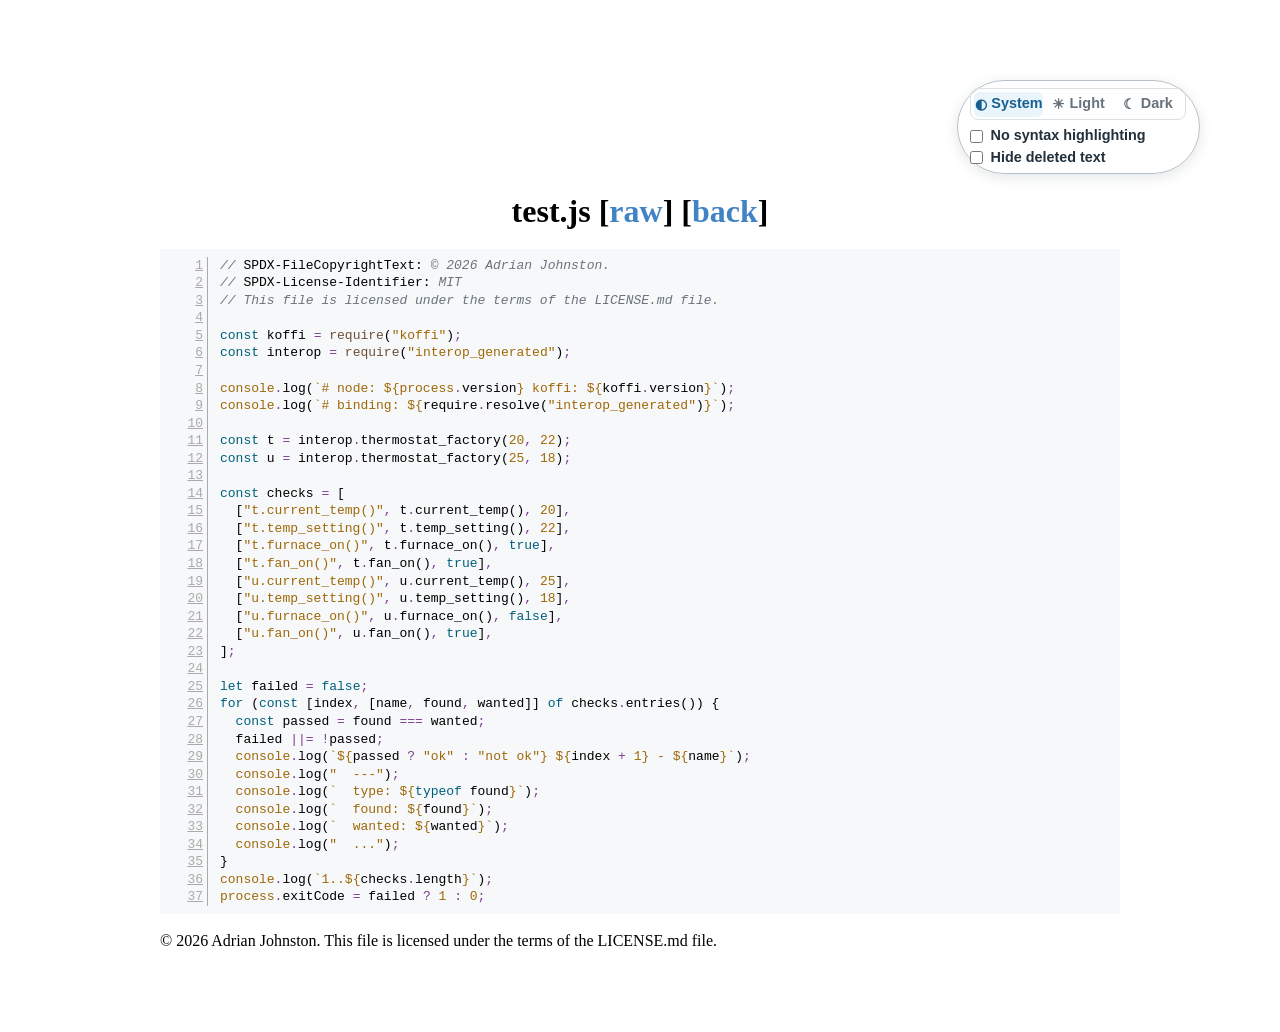
<file: test.js.html>
<!DOCTYPE html>
<html xmlns="http://www.w3.org/1999/xhtml" lang="en" xml:lang="en">
<head>
  <meta charset="utf-8" />
  <meta name="generator" content="mpark/wg21" />
  <meta name="viewport" content="width=device-width, initial-scale=1.0, user-scalable=yes" />
  <title>test.js</title>
  <style>

span.smallcaps{font-variant: small-caps;}
div.columns{display: flex; gap: min(4vw, 1.5em);}
div.column{flex: auto; overflow-x: auto;}
div.hanging-indent{margin-left: 1.5em; text-indent: -1.5em;}

ul.task-list[class]{list-style: none;}
ul.task-list li input[type="checkbox"] {
font-size: inherit;
width: 0.8em;
margin: 0 0.8em 0.2em -1.6em;
vertical-align: middle;
}

html { -webkit-text-size-adjust: 100%; }
pre > code.sourceCode { white-space: pre; position: relative; }
pre > code.sourceCode > span { display: inline-block; line-height: 1.25; }
pre > code.sourceCode > span:empty { height: 1.2em; }
.sourceCode { overflow: visible; }
code.sourceCode > span { color: inherit; text-decoration: inherit; }
div.sourceCode { margin: 1em 0; }
pre.sourceCode { margin: 0; }
@media screen {
div.sourceCode { overflow: auto; }
}
@media print {
pre > code.sourceCode { white-space: pre-wrap; }
pre > code.sourceCode > span { text-indent: -5em; padding-left: 5em; }
}
pre.numberSource code
{ counter-reset: source-line 0; }
pre.numberSource code > span
{ position: relative; left: -4em; counter-increment: source-line; }
pre.numberSource code > span > a:first-child::before
{ content: counter(source-line);
position: relative; left: -1em; text-align: right; vertical-align: baseline;
border: none; display: inline-block;
-webkit-touch-callout: none; -webkit-user-select: none;
-khtml-user-select: none; -moz-user-select: none;
-ms-user-select: none; user-select: none;
padding: 0 4px; width: 4em;
color: #aaaaaa;
}
pre.numberSource { margin-left: 3em; border-left: 1px solid #aaaaaa; padding-left: 4px; }
div.sourceCode
{ background-color: #f6f8fa; }
@media screen {
pre > code.sourceCode > span > a:first-child::before { text-decoration: underline; }
}
code span { } 
code span.al { color: #ff0000; } 
code span.an { } 
code span.at { } 
code span.bn { color: #9f6807; } 
code span.bu { color: #9f6807; } 
code span.cf { color: #00607c; } 
code span.ch { color: #9f6807; } 
code span.cn { } 
code span.co { color: #6a737d; font-style: italic; } 
code span.cv { color: #6a737d; font-style: italic; } 
code span.do { color: #6a737d; } 
code span.dt { color: #00607c; } 
code span.dv { color: #9f6807; } 
code span.er { color: #ff0000; font-weight: bold; } 
code span.ex { } 
code span.fl { color: #9f6807; } 
code span.fu { } 
code span.im { } 
code span.in { color: #6a737d; } 
code span.kw { color: #00607c; } 
code span.op { color: #7b3e91; } 
code span.ot { } 
code span.pp { color: #6f4e37; } 
code span.re { } 
code span.sc { color: #9f6807; } 
code span.ss { color: #9f6807; } 
code span.st { color: #9f6807; } 
code span.va { } 
code span.vs { color: #9f6807; } 
code span.wa { color: #6a737d; font-weight: bold; } 
</style>
  <style type="text/css">
body {
margin: 5em;
font-family: serif;

hyphens: auto;
line-height: 1.35;
text-align: justify;
}
@media screen and (max-width: 30em) {
body {
margin: 1.5em;
}
}
div.wrapper {
max-width: 60em;
margin: auto;
}
ul {
list-style-type: none;
padding-left: 2em;
margin-top: -0.2em;
margin-bottom: -0.2em;
}
a {
text-decoration: none;
color: #4183C4;
}
a.hidden_link {
text-decoration: none;
color: inherit;
}
li {
margin-top: 0.6em;
margin-bottom: 0.6em;
}
h1, h2, h3, h4 {
position: relative;
line-height: 1;
}
a.self-link {
position: absolute;
top: 0;
left: calc(-1 * (3.5rem - 26px));
width: calc(3.5rem - 26px);
height: 2em;
text-align: center;
border: none;
transition: opacity .2s;
opacity: .5;
font-family: sans-serif;
font-weight: normal;
font-size: 83%;
}
a.self-link:hover { opacity: 1; }
a.self-link::before { content: "§"; }
ul > li:before {
content: "\2014";
position: absolute;
margin-left: -1.5em;
}
:target { background-color: yellow; }
:target .codeblock { background-color: yellow; }
:target .sourceCode { background-color: yellow; }
:target ul { background-color: yellow; }
p:has(> span.marginalizedparent > a.marginalized:target),
li:has(> span.marginalizedparent > a.marginalized:target) {
background-color: yellow;
}
a.marginalized:target { background-color: transparent; }
.abbr_ref { float: right; }
.folded_abbr_ref { float: right; }
:target .folded_abbr_ref { display: none; }
:target .unfolded_abbr_ref { float: right; display: inherit; }
.unfolded_abbr_ref { display: none; }
.secnum { display: inline-block; min-width: 35pt; }
.header-section-number { display: inline-block; min-width: 35pt; }
.annexnum { display: block; }
div.sourceLinkParent {
float: right;
}
a.sourceLink {
position: absolute;
opacity: 0;
margin-left: 10pt;
}
a.sourceLink:hover {
opacity: 1;
}
a.itemDeclLink {
position: absolute;
font-size: 75%;
text-align: right;
width: 5em;
opacity: 0;
}
a.itemDeclLink:hover { opacity: 1; }
span.marginalizedparent {
position: relative;
left: -5em;
}
li span.marginalizedparent { left: -7em; }
li ul > li span.marginalizedparent { left: -9em; }
li ul > li ul > li span.marginalizedparent { left: -11em; }
li ul > li ul > li ul > li span.marginalizedparent { left: -13em; }
div.footnoteNumberParent {
position: relative;
left: -4.7em;
}
a.marginalized {
position: absolute;
font-size: 75%;
text-align: right;
width: 5em;
}
a.enumerated_item_num {
position: relative;
left: -3.5em;
display: inline-block;
margin-right: -3em;
text-align: right;
width: 3em;
}
div.para { margin-bottom: 0.6em; margin-top: 0.6em; text-align: justify; }
div.section { text-align: justify; }
div.sentence { display: inline; }
span.indexparent {
display: inline;
position: relative;
float: right;
right: -1em;
}
a.index {
position: absolute;
display: none;
}
a.index:before { content: "⟵"; }

a.index:target {
display: inline;
}
.indexitems {
margin-left: 2em;
text-indent: -2em;
}
div.itemdescr {
margin-left: 3em;
}
.bnf {
font-family: serif;
margin-left: 40pt;
margin-top: 0.5em;
margin-bottom: 0.5em;
}
.ncbnf {
font-family: serif;
margin-top: 0.5em;
margin-bottom: 0.5em;
margin-left: 40pt;
}
.ncsimplebnf {
font-family: serif;
font-style: italic;
margin-top: 0.5em;
margin-bottom: 0.5em;
margin-left: 40pt;
background: inherit; 
}
span.textnormal {
font-style: normal;
font-family: serif;
white-space: normal;
display: inline-block;
}
span.rlap {
display: inline-block;
width: 0px;
}
span.descr { font-style: normal; font-family: serif; }
span.grammarterm { font-style: italic; }
span.term { font-style: italic; }
span.terminal { font-family: monospace; font-style: normal; }
span.nonterminal { font-style: italic; }
span.tcode { font-family: monospace; font-style: normal; }
span.textbf { font-weight: bold; }
span.textsc { font-variant: small-caps; }
a.nontermdef { font-style: italic; font-family: serif; }
span.emph { font-style: italic; }
span.techterm { font-style: italic; }
span.mathit { font-style: italic; }
span.mathsf { font-family: sans-serif; }
span.mathrm { font-family: serif; font-style: normal; }
span.textrm { font-family: serif; }
span.textsl { font-style: italic; }
span.mathtt { font-family: monospace; font-style: normal; }
span.mbox { font-family: serif; font-style: normal; }
span.ungap { display: inline-block; width: 2pt; }
span.textit { font-style: italic; }
span.texttt { font-family: monospace; }
span.tcode_in_codeblock { font-family: monospace; font-style: normal; }
span.phantom { color: white; }

span.math { font-style: normal; }
span.mathblock {
display: block;
margin-left: auto;
margin-right: auto;
margin-top: 1.2em;
margin-bottom: 1.2em;
text-align: center;
}
span.mathalpha {
font-style: italic;
}
span.synopsis {
font-weight: bold;
margin-top: 0.5em;
display: block;
}
span.definition {
font-weight: bold;
display: block;
}
.codeblock {
margin-left: 1.2em;
line-height: 127%;
}
.outputblock {
margin-left: 1.2em;
line-height: 127%;
}
div.itemdecl {
margin-top: 2ex;
}
code.itemdeclcode {
white-space: pre;
display: block;
}
span.textsuperscript {
vertical-align: super;
font-size: smaller;
line-height: 0;
}
.footnotenum { vertical-align: super; font-size: smaller; line-height: 0; }
.footnote {
font-size: small;
margin-left: 2em;
margin-right: 2em;
margin-top: 0.6em;
margin-bottom: 0.6em;
}
div.minipage {
display: inline-block;
margin-right: 3em;
}
div.numberedTable {
text-align: center;
margin: 2em;
}
div.figure {
text-align: center;
margin: 2em;
}
table {
border: 1px solid black;
border-collapse: collapse;
margin-left: auto;
margin-right: auto;
margin-top: 0.8em;
text-align: left;
hyphens: none; 
}
td, th {
padding-left: 1em;
padding-right: 1em;
vertical-align: top;
}
td.empty {
padding: 0px;
padding-left: 1px;
}
td.left {
text-align: left;
}
td.right {
text-align: right;
}
td.center {
text-align: center;
}
td.justify {
text-align: justify;
}
td.border {
border-left: 1px solid black;
}
tr.rowsep, td.cline {
border-top: 1px solid black;
}
tr.even, tr.odd {
border-bottom: 1px solid black;
}
tr.capsep {
border-top: 3px solid black;
border-top-style: double;
}
tr.header {
border-bottom: 3px solid black;
border-bottom-style: double;
}
th {
border-bottom: 1px solid black;
}
span.centry {
font-weight: bold;
}
div.table {
display: block;
margin-left: auto;
margin-right: auto;
text-align: center;
width: 90%;
}
span.indented {
display: block;
margin-left: 2em;
margin-bottom: 1em;
margin-top: 1em;
}
ol.enumeratea { list-style-type: none; background: inherit; }
ol.enumerate { list-style-type: none; background: inherit; }

</style>
  <style type="text/css">:root {
color-scheme: light;
--unchanged-color: #898887;
--add-color: #006e28;
--rm-color: #bf0303;
--note-color: #0000ff;
--not-proposed-color: #7151a8;
--not-proposed-bg-color: rgba(113, 81, 168, 0.06);
}
.document-info {
display: inline-flex;
align-items: center;
gap: 0.3rem;
}
.document-link {
display: inline-block;
padding: 0 0.4em;
border: 1px solid var(--toc-border, #d9e1e7);
border-radius: 0.4rem;
color: var(--toc-muted, #66727d);
font: 600 0.8em/1 sans-serif;
text-decoration: none;
vertical-align: text-bottom;
}
.document-link:hover {
border-color: var(--toc-hover-border, #bdc9d2);
background: var(--toc-hover-bg, #f2f6f8);
color: var(--toc-hover-text, #244d6b);
}
.document-link:focus-visible {
outline: 2px solid var(--toc-accent, #2878b5);
outline-offset: 1px;
}
table thead tr {
border-bottom: 3px solid black;
border-bottom-style: double;
}
table tbody tr {
border-bottom: 1px solid black;
}
.cmptable {
width: 100%;
}

ins, del {
text-decoration-thickness: 1px;
}

ins {
text-underline-offset: 3.5px;
}
.add {
color: var(--add-color);
}
.rm {
color: var(--rm-color);
}
code.diff {
color: var(--unchanged-color);
}
code.diff span.va {
color: var(--add-color);
}
code.diff span.st {
color: var(--rm-color);
}
.ednote,
.draftnote {
color: var(--note-color);
}

div.sourceCode {
padding: 0.5em;
}
div.sourceCode:has(> pre.not_proposed) {
padding: 0.65em 0.8em 0.65em 1.1em;
border-left: 0.25em solid var(--not-proposed-color);
background-color: var(--not-proposed-bg-color);
}
div.sourceCode:has(> pre.not_proposed)::before {
content: "\2298\2002 Not proposed";
display: block;
margin-bottom: 0.8em;
color: var(--not-proposed-color);
font: 600 0.95rem/1.2 sans-serif;
}
</style>
  <style type="text/css">
#title-block-header > table {
border: none;
float: right;
}
#title-block-header > table tbody tr {
border-bottom: none;
}
details.collapsed > summary {
list-style: none;
cursor: pointer;
}
details.collapsed > summary::-webkit-details-marker {
display: none;
}
details.collapsed > summary .collapse-marker {
--collapse-marker-offset: 0.15em;
display: inline-block;
width: 0;
margin-right: 0.5em;
height: 0;
border-top: 0.3em solid transparent;
border-bottom: 0.3em solid transparent;
border-left: 0.45em solid currentColor;
transform: translateX(var(--collapse-marker-offset));
transform-origin: 0.15em center;
vertical-align: 0.1em;
}
details.collapsed > summary .collapse-marker:first-child {
--collapse-marker-offset: 0.075em;
width: calc(35pt - 0.45em);
margin-right: 0.25em;
}
details.collapsed[open] > summary .collapse-marker {
transform: translateX(var(--collapse-marker-offset)) rotate(90deg);
}
details.collapsed > summary > :is(h1, h2, h3, h4, h5, h6) {
margin-bottom: 0;
}
body[data-syntax-highlighting="off"] code.sourceCode:not(.diff) span:not(.add, .rm, .co, .cv, .do, .in) {
color: inherit !important;
font-style: inherit !important;
font-weight: inherit !important;
text-decoration: inherit !important;
}
body[data-deleted-text="hide"] .rm del {
display: none !important;
}
</style>
  <style type="text/css">
:root {
--toc-width: 19rem;
--toc-right: clamp(1rem, 2vw, 2.5rem);
--toc-top: 9.5rem;
--toc-accent: #2878b5;
--toc-active-bg: #eaf4fb;
--toc-active-text: #175f91;
--toc-border: #d9e1e7;
--toc-heading: #4d5c68;
--toc-hover-bg: #f2f6f8;
--toc-hover-border: #bdc9d2;
--toc-hover-text: #244d6b;
--toc-muted: #66727d;
--toc-rail: #dfe6eb;
--toc-section-number: #89949d;
--toc-scrollbar: #b8c3cc;
--toc-surface: rgba(255, 255, 255, 0.96);
--toc-panel-shadow:
0 0.75rem 2.25rem rgba(30, 55, 75, 0.08),
0 0.125rem 0.4rem rgba(30, 55, 75, 0.05);
--view-controls-bg: rgba(255, 255, 255, 0.96);
--view-controls-border: #b7c0c8;
--view-controls-color: #22303c;
--view-controls-hover: #f3f6f8;
--view-controls-shadow: 0 0.2rem 0.8rem rgba(34, 48, 60, 0.12);
}

.view-controls {
position: sticky;
top: 0.75rem;
z-index: 1000;
display: flex;
flex-direction: column;
align-items: flex-start;
gap: 0.35rem;
width: fit-content;
margin-left: auto;
margin-bottom: 1rem;
padding: 0.45rem 0.8rem;
border: 1px solid var(--view-controls-border);
border-radius: 999px;
background: var(--view-controls-bg);
color: var(--view-controls-color);
font: 600 0.9rem/1.1 sans-serif;
box-shadow: var(--view-controls-shadow);
}
.view-controls:hover {
background: var(--view-controls-hover);
}
.view-controls label {
display: flex;
align-items: center;
gap: 0.45rem;
}
.view-controls input {
margin: 0;
}
.view-controls span {
white-space: nowrap;
}
.theme-switcher {
display: flex;
align-self: stretch;
min-width: 0;
margin: 0 0 0.15rem;
padding: 0.15rem;
border: 1px solid var(--toc-border);
border-radius: 0.5rem;
}
.theme-switcher legend {
position: absolute;
width: 1px;
height: 1px;
padding: 0;
overflow: hidden;
clip: rect(0, 0, 0, 0);
white-space: nowrap;
border: 0;
}
.theme-switcher button {
display: inline-flex;
min-width: 0;
align-items: center;
justify-content: center;
gap: 0.3rem;
flex: 1;
padding: 0.3rem 0.4rem;
border: 0;
border-radius: 0.35rem;
background: transparent;
color: var(--toc-muted);
font: inherit;
cursor: pointer;
}
.theme-switcher button:hover {
background: var(--toc-hover-bg);
color: var(--toc-hover-text);
}
.theme-switcher button:focus-visible {
outline: 2px solid var(--toc-accent);
outline-offset: 1px;
}
.theme-switcher button[aria-pressed="true"] {
background: var(--toc-active-bg);
color: var(--toc-active-text);
font-weight: 600;
}
.theme-icon {
font-size: 0.9rem;
line-height: 1;
}
.table-of-contents .toc-progress {
display: none;
}
.toc-mobile-bar,
.toc-dialog,
.toc-mobile-title,
.toc-mobile-trigger,
.toc-expand-toggle {
display: none;
}

@media screen and (max-width: 89.999em) {
html,
body {
max-width: 100%;
}
html {
overflow-x: hidden;
overflow-x: clip;
}
.wrapper {
max-width: 100%;
}
.wrapper div.sourceCode {
max-width: 100%;
box-sizing: border-box;
}

.wrapper .table-wrapper {
max-width: 100%;
overflow-x: auto;
overscroll-behavior-inline: contain;
}
body.toc-ready .table-of-contents {
display: none;
}
body.toc-ready :is(h1, h2, h3, h4, h5, h6)[id] {
scroll-margin-top: 4.5rem;
}
body.toc-menu-open {
overflow: hidden;
}
body.toc-ready .toc-mobile-bar {
position: fixed;
inset: 0 0 auto;
z-index: 1100;
display: flex;
align-items: center;
gap: 1rem;
height: 3.5rem;
box-sizing: border-box;
padding:
0.5rem max(1rem, env(safe-area-inset-right))
0.5rem max(1rem, env(safe-area-inset-left));
border-bottom: 1px solid var(--toc-border);
background: var(--toc-surface);
box-shadow: 0 0.25rem 1rem rgba(30, 55, 75, 0.08);
backdrop-filter: blur(0.85rem);
font-family: ui-sans-serif, -apple-system, BlinkMacSystemFont, "Segoe UI",
sans-serif;
}
.toc-mobile-bar .view-controls {
position: static;
z-index: auto;
flex-direction: row;
align-items: center;
gap: 0.35rem;
width: auto;
margin: 0;
padding: 0;
border: 0;
border-radius: 0;
background: transparent;
color: var(--toc-muted);
box-shadow: none;
font: 600 0.72rem/1 ui-sans-serif, -apple-system, BlinkMacSystemFont,
"Segoe UI", sans-serif;
}
.toc-mobile-bar .view-controls:hover {
background: transparent;
}
.toc-mobile-bar .view-controls label {
gap: 0.35rem;
padding: 0.45rem 0.55rem;
border: 1px solid var(--toc-border);
border-radius: 0.6rem;
background: transparent;
cursor: pointer;
}
.toc-mobile-bar .view-controls label:hover {
border-color: var(--toc-hover-border);
background: var(--toc-hover-bg);
color: var(--toc-hover-text);
}
.toc-mobile-bar .view-controls input {
accent-color: var(--toc-accent);
}
.toc-mobile-bar .view-controls input:focus-visible {
outline: 2px solid var(--toc-accent);
outline-offset: 2px;
}
.toc-mobile-bar .theme-switcher {
align-self: center;
margin: 0;
}
body[data-syntax-highlighting="off"]
.toc-mobile-bar label[for="no-syntax-highlighting-toggle"],
body[data-deleted-text="hide"]
.toc-mobile-bar label[for="hide-deleted-text-toggle"] {
border-color: color-mix(in srgb,
var(--toc-accent) 35%, var(--toc-border));
background: var(--toc-active-bg);
color: var(--toc-active-text);
}
body.toc-ready .toc-mobile-title {
display: block;
min-width: 0;
flex: 1;
overflow: hidden;
color: var(--toc-heading);
font-size: 0.9rem;
font-weight: 600;
line-height: 1.2;
text-overflow: ellipsis;
white-space: nowrap;
}
body.toc-ready .toc-mobile-trigger {
display: inline-flex;
align-items: center;
gap: 0.5rem;
flex: 0 0 auto;
padding: 0.45rem 0.65rem;
border: 1px solid var(--toc-border);
border-radius: 0.6rem;
background: transparent;
color: var(--toc-heading);
font: 600 0.78rem/1 ui-sans-serif, -apple-system, BlinkMacSystemFont,
"Segoe UI", sans-serif;
cursor: pointer;
}
.toc-mobile-trigger:hover {
border-color: var(--toc-hover-border);
background: var(--toc-hover-bg);
}
.toc-mobile-trigger:focus-visible,
.toc-dialog-close:focus-visible,
.toc-dialog a:focus-visible {
outline: 2px solid var(--toc-accent);
outline-offset: 2px;
}
.toc-menu-icon {
position: relative;
width: 1rem;
height: 0.7rem;
flex: 0 0 auto;
border-top: 2px solid currentColor;
border-bottom: 2px solid currentColor;
box-sizing: border-box;
}
.toc-menu-icon::after {
content: "";
position: absolute;
top: 50%;
left: 0;
width: 100%;
border-top: 2px solid currentColor;
transform: translateY(-50%);
}
.toc-dialog[open] {
position: fixed;
inset: 0;
z-index: 1200;
display: flex;
flex-direction: column;
width: min(32rem, calc(100vw - 2rem));
max-width: none;
max-height: min(46rem, calc(100dvh - 2rem));
box-sizing: border-box;
margin: auto;
padding: 0;
overflow: hidden;
border: 1px solid var(--toc-border);
border-radius: 1rem;
background: var(--toc-surface);
color: var(--toc-muted);
box-shadow: 0 1.5rem 5rem rgba(20, 35, 45, 0.28);
font-family: ui-sans-serif, -apple-system, BlinkMacSystemFont, "Segoe UI",
sans-serif;
text-align: left;
hyphens: none;
}
.toc-dialog::backdrop {
background: rgba(20, 30, 38, 0.45);
backdrop-filter: blur(0.15rem);
}
.toc-dialog-header {
display: flex;
flex: 0 0 auto;
align-items: flex-start;
gap: 1rem;
padding: 1rem 1rem 0.9rem 1.15rem;
border-bottom: 1px solid var(--toc-border);
}
.toc-dialog-heading {
min-width: 0;
flex: 1;
}
.toc-dialog-eyebrow {
margin: 0 0 0.3rem;
color: var(--toc-accent);
font-size: 0.68rem;
font-weight: 700;
letter-spacing: 0.11em;
line-height: 1;
text-transform: uppercase;
}
.toc-dialog-title {
margin: 0;
overflow: hidden;
color: var(--toc-heading);
font-size: 1rem;
font-weight: 650;
line-height: 1.25;
text-overflow: ellipsis;
white-space: nowrap;
}
.toc-dialog-close {
display: grid;
width: 2rem;
height: 2rem;
flex: 0 0 auto;
place-items: center;
padding: 0;
border: 0;
border-radius: 50%;
background: transparent;
color: var(--toc-muted);
font: 400 1.5rem/1 sans-serif;
cursor: pointer;
}
.toc-dialog-close:hover {
background: var(--toc-hover-bg);
color: var(--toc-heading);
}
.toc-dialog-nav {
min-height: 0;

flex: 1 1 auto;
overflow-y: auto;
overscroll-behavior: contain;
padding: 0.75rem 0.8rem 1rem;
scrollbar-width: thin;
scrollbar-color: var(--toc-scrollbar) transparent;
}
.toc-dialog ul {
padding-left: 0;
margin: 0;
list-style: none;
}
.toc-dialog ul ul {
position: relative;
padding-left: 0.9rem;
margin: 0.15rem 0 0.25rem 0.65rem;
}
.toc-dialog ul ul::before {
content: "";
position: absolute;
top: 0.2rem;
bottom: 0.2rem;
left: 0;
width: 1px;
background: var(--toc-rail);
}
.toc-dialog li,
.toc-dialog li > ul {
display: block;
margin-top: 0;
margin-bottom: 0;
}
.toc-dialog li::before {
display: none;
}
.toc-dialog a {
display: block;
margin: 0.0625rem 0;
padding: 0.38rem 0.55rem 0.38rem 0.65rem;
border-left: 2px solid transparent;
border-radius: 0 0.45rem 0.45rem 0;
color: var(--toc-muted);
font-size: 0.875rem;
line-height: 1.35;
text-decoration: none;
overflow-wrap: anywhere;
}
.toc-dialog a:hover {
color: var(--toc-hover-text);
background: var(--toc-hover-bg);
}
.toc-dialog a.active {
border-left-color: var(--toc-accent);
background: var(--toc-active-bg);
color: var(--toc-active-text);
font-weight: 600;
}
.toc-dialog .toc-section-number {
color: var(--toc-section-number);
font-variant-numeric: tabular-nums;
}
.toc-dialog code,
.toc-dialog code span {
color: inherit !important;
background: transparent !important;
font-size: 0.96em;
font-weight: inherit;
}
}
@media screen and (max-width: 30em) {
a.self-link {
left: -1.5rem;
width: 1.5rem;
}
body.toc-ready {
padding-top: 3.25rem;
}
.toc-mobile-trigger-label {
position: absolute;
width: 1px;
height: 1px;
padding: 0;
overflow: hidden;
clip: rect(0, 0, 0, 0);
white-space: nowrap;
border: 0;
}
.toc-mobile-trigger {
padding-inline: 0.6rem;
}
.toc-dialog[open] {
width: calc(100vw - 1rem);
max-height: calc(100dvh - 1rem);
border-radius: 0.875rem;
}
}
@media screen and (max-width: 47.999em) {
body.toc-ready .toc-mobile-title {
display: none;
}
.toc-mobile-bar .view-controls {
min-width: 0;
flex: 1;
}
.toc-mobile-bar .view-controls label {
justify-content: center;
min-width: 0;
flex: 1;
}
.toc-mobile-bar .theme-label {
display: none;
}
.toc-mobile-bar .theme-switcher button {
flex: 0 0 auto;
padding-inline: 0.35rem;
}
}
@media screen and (max-width: 35.999em) {
.toc-mobile-bar .view-controls > label > span {
font-size: 0;
}
.toc-mobile-bar label[for="no-syntax-highlighting-toggle"] span::after {
content: "No highlight";
font-size: 0.72rem;
}
.toc-mobile-bar label[for="hide-deleted-text-toggle"] span::after {
content: "Hide deleted";
font-size: 0.72rem;
}
}
@media screen and (min-width: 90em) {
.toc-mobile-bar {
display: block;
}

body.has-toc {
margin-right: calc(
var(--toc-right) + var(--toc-width) + 2rem
);
}

body.has-toc .view-controls {
position: fixed;
top: 1rem;
right: var(--toc-right);
width: var(--toc-width);
box-sizing: border-box;
margin: 0;
padding: 0.6rem 0.75rem;
border-color: var(--toc-border);
border-radius: 0.875rem;
background: var(--toc-surface);
color: var(--toc-muted);
box-shadow: var(--toc-panel-shadow);
backdrop-filter: blur(0.75rem);
font-family: ui-sans-serif, -apple-system, BlinkMacSystemFont, "Segoe UI",
sans-serif;
font-size: 0.825rem;
font-weight: 400;
line-height: 1.38;
}
body.has-toc .view-controls:hover {
background: var(--toc-surface);
}
body.has-toc .view-controls label {
align-self: stretch;
padding: 0.3rem 0.55rem 0.3rem 0.6rem;
border-left: 2px solid transparent;
border-radius: 0 0.4rem 0.4rem 0;
cursor: pointer;
transition:
background-color 120ms ease,
color 120ms ease;
}
body.has-toc .view-controls label:hover {
background: var(--toc-hover-bg);
color: var(--toc-hover-text);
}
body.has-toc .view-controls input {
accent-color: var(--toc-accent);
}
body.has-toc .view-controls input:focus-visible {
outline: 2px solid var(--toc-accent);
outline-offset: 2px;
}
.table-of-contents {
position: fixed;
top: var(--toc-top);
right: var(--toc-right);
width: var(--toc-width);
max-height: calc(100vh - var(--toc-top) - 1.5rem);
box-sizing: border-box;
overflow-y: auto;
overscroll-behavior: contain;
border: 1px solid var(--toc-border);
border-radius: 0.875rem;
background: var(--toc-surface);
box-shadow: var(--toc-panel-shadow);
scrollbar-width: thin;
scrollbar-color: var(--toc-scrollbar) transparent;
font-family: ui-sans-serif, -apple-system, BlinkMacSystemFont, "Segoe UI",
sans-serif;
font-size: 0.825rem;
line-height: 1.38;
text-align: left;
hyphens: none;
color: var(--toc-muted);
}
.table-of-contents .toc-chrome {
position: sticky;
top: 0;
z-index: 2;
padding: 0.9rem 0.95rem 0.7rem;
border-bottom: 1px solid var(--toc-border);
background: var(--toc-surface);
backdrop-filter: blur(0.75rem);
}
.table-of-contents .toc-title-row {
display: flex;
align-items: center;
gap: 0.75rem;
}
.table-of-contents .table-of-contents-title {
display: flex;
align-items: center;
gap: 0.55rem;
min-width: 0;
flex: 1;
font-size: 0.72rem;
font-weight: 700;
line-height: 1;
letter-spacing: 0.11em;
text-transform: uppercase;
color: #4d5c68;
border-bottom: none !important;
margin: 0;
}
.table-of-contents .toc-expand-toggle {
display: inline-flex;
min-width: 4.7rem;
align-items: center;
justify-content: center;
flex: 0 0 auto;
padding: 0.3rem 0.45rem;
border: 1px solid var(--toc-border);
border-radius: 0.45rem;
background: transparent;
color: var(--toc-muted);
font: 600 0.68rem/1 ui-sans-serif, -apple-system, BlinkMacSystemFont,
"Segoe UI", sans-serif;
cursor: pointer;
transition:
background-color 120ms ease,
border-color 120ms ease,
color 120ms ease;
}
.table-of-contents .toc-expand-toggle[hidden] {
display: none;
}
.table-of-contents .toc-expand-toggle:hover {
border-color: var(--toc-hover-border);
background: var(--toc-hover-bg);
color: var(--toc-hover-text);
}
.table-of-contents .toc-expand-toggle:focus-visible {
outline: 2px solid var(--toc-accent);
outline-offset: 2px;
}
.table-of-contents .table-of-contents-title::before {
content: "";
width: 0.45rem;
height: 0.45rem;
flex: 0 0 auto;
border-radius: 50%;
background: var(--toc-accent);
box-shadow: 0 0 0 0.2rem color-mix(in srgb,
var(--toc-accent) 14%, transparent);
}
.table-of-contents .toc-progress {
display: block;
height: 0.1875rem;
margin-top: 0.75rem;
overflow: hidden;
border-radius: 999px;
background: var(--toc-rail);
}
.table-of-contents .toc-progress-bar {
display: block;
width: 100%;
height: 100%;
border-radius: inherit;
background: var(--toc-accent);
transform: scaleX(0);
transform-origin: left center;
}
.table-of-contents > ul {
padding: 0.65rem 0.75rem 0.8rem;
margin: 0;
}
.table-of-contents ul ul {
position: relative;
padding-left: 0.85rem;
margin: 0.15rem 0 0.25rem 0.55rem;
}
.table-of-contents ul ul::before {
content: "";
position: absolute;
top: 0.15rem;
bottom: 0.2rem;
left: 0;
width: 1px;
background: var(--toc-rail);
}

body.toc-ready .table-of-contents li > ul {
display: none;
}
body.toc-ready .table-of-contents li.active-path > ul {
display: block;
}
body.toc-ready .table-of-contents.toc-expanded li > ul {
display: block;
}
.table-of-contents li {
margin: 0;
}
.table-of-contents li::before {
display: none;
}
.table-of-contents a {
display: block;
margin: 0.0625rem 0;
padding: 0.3rem 0.55rem 0.3rem 0.6rem;
border-left: 2px solid transparent;
border-radius: 0 0.4rem 0.4rem 0;
color: var(--toc-muted);
text-decoration: none;
overflow-wrap: anywhere;
transition:
background-color 120ms ease,
border-color 120ms ease,
color 120ms ease;
}
.table-of-contents a:hover {
color: var(--toc-hover-text);
background: var(--toc-hover-bg);
}
.table-of-contents a:focus-visible {
outline: 2px solid var(--toc-accent);
outline-offset: 1px;
}
.table-of-contents a.active {
color: var(--toc-active-text);
border-left-color: var(--toc-accent);
background: var(--toc-active-bg);
font-weight: 600;
}
.table-of-contents .toc-section-number {
color: var(--toc-section-number);
font-weight: 400;
font-variant-numeric: tabular-nums;
margin-right: 0.2em;
}
.table-of-contents a.active .toc-section-number {
color: inherit;
opacity: 0.78;
}

.table-of-contents code,
.table-of-contents code span {
color: inherit !important;
background: transparent !important;
font-size: 0.96em;
font-weight: inherit;
}
}
@media screen and (min-width: 90em) and (prefers-reduced-motion: reduce) {
.table-of-contents a {
transition: none;
}
.table-of-contents .toc-expand-toggle {
transition: none;
}
}
@media print {
.view-controls,
.toc-mobile-bar,
.toc-dialog {
display: none;
}
}
</style>
  <style type="text/css">


body[data-syntax-highlighting="off"]
code.sourceCode:not(.diff)
span:is(.co, .cv, .do, .in) {
color: inherit !important;
font-style: inherit !important;
}
body:has(pre.lineAnchors) #title-block-header > table {
display: none;
}
</style>
  <style id="dark-theme-styles" media="screen and (prefers-color-scheme: dark)">

body {
background-color: #171717;
color: #e0e0e0;
}
span.mjx-mstyle { color: #e0e0e0 !important }
a:link { color: #74bdff; }
a:visited { color: #c38aff; }
a.hidden_link {
text-decoration: none;
color: inherit;
}
span.phantom { color: #171717; }
a.index:before { color: #e0e0e0; background-color: #4b6353; }
.comment { color: #40f040; }
.footnote .comment { color: #60ff60; }
.example .comment { color: #60ff60; }
.note .comment { color: #60ff60; }
span.keyword { color: #32eade; }
span.parenthesis { color: #ff7070; }
span.curlybracket { color: #ff7070; }
span.squarebracket { color: #ff7070; }
span.literal { color: #ffd867; }
span.literalterminal { color: #ffd867; }
span.operator { color: #dac6d9; }
span.anglebracket { color: #dac6d9; }
span.preprocessordirective { color: #c28c68; }
table { border-color: #e0e0e0; }
td.border { border-color: #e0e0e0; }
td.border { border-left-color: #e0e0e0; }
tr.rowsep, td.cline { border-top-color: #e0e0e0; }
tr.capsep { border-top-color: #e0e0e0; }
th { border-bottom-color: #e0e0e0; }
.footnoteSeparator { background-color: #e0e0e0; }
text { fill: #e0e0e0; }
path { stroke: #e0e0e0; }
polygon { stroke: #e0e0e0; fill: #e0e0e0; }
ellipse { stroke: #e0e0e0; }
:target { background-color: #4b6345; color: #ffffff; }
:target .codeblock { background-color: #4b6345; }
:target ul { background-color: #4b6345; }
:target a:link { color: #9fcdff; }
:target a:visited { color: #d39aff; }
:target a.hidden_link { text-decoration: none; color: inherit; }
:target span.keyword { color: #52faee; }
:target span.parenthesis { color: #ff4060; font-weight: bold; }
:target span.curlybracket { color: #ff4060; font-weight: bold; }
:target span.squarebracket { color: #ff4060; font-weight: bold; }
:target span.literal { color: #ffe070; }
:target span.literalterminal { color: #ffe070; }
:target span.operator { color: #ffffff; }
:target span.anglebracket { color: #ffffff; }
:target span.preprocessordirective { color: #e0968f; }
:target .comment { color: #75ff20; }
:target .footnote .comment { color: #75ff20; }
:target .example .comment { color: #75ff20; }
:target .note .comment { color: #75ff20; }

:root {
color-scheme: dark;
--unchanged-color: #e0e0e0;
--add-color: #d0fddd;
--rm-color: #ff9b98;
--note-color: #6699ff;
--not-proposed-color: #c2a4f5;
--not-proposed-bg-color: rgba(194, 164, 245, 0.07);
}
table thead tr {
border-bottom-color: #e0e0e0;
}
table tbody tr {
border-bottom-color: #e0e0e0;
}
div.sourceCode {
background-color: rgba(255, 255, 255, 0.03);
}
mark {
background-color: #665c00;
color: #ffffff;
}
code span.al,
code span.er {
color: #ff7070;
}
code span.cf,
code span.dt,
code span.kw {
color: #32eade;
}
code span.bn,
code span.bu,
code span.ch,
code span.dv,
code span.fl,
code span.sc,
code span.ss,
code span.st,
code span.vs {
color: #ffd867;
}
code span.co,
code span.cv,
code span.do,
code span.in,
code span.wa {
color: #60ff60;
}
code span.op {
color: #dac6d9;
}
code span.pp {
color: #c28c68;
}
:target .sourceCode,
p:has(> span.marginalizedparent > a.marginalized:target),
li:has(> span.marginalizedparent > a.marginalized:target) {
background-color: #4b6345;
}

:root {
--toc-accent: #62b0eb;
--toc-active-bg: rgba(70, 145, 200, 0.16);
--toc-active-text: #84c7f5;
--toc-border: #3b454e;
--toc-heading: #d2d9de;
--toc-hover-bg: rgba(255, 255, 255, 0.055);
--toc-hover-border: #59636c;
--toc-hover-text: #dceaf4;
--toc-muted: #abb5bd;
--toc-panel-shadow: 0 0.5rem 1.5rem rgba(0, 0, 0, 0.28);
--toc-rail: #414b54;
--toc-section-number: #7f8a93;
--toc-scrollbar: #59636c;
--toc-surface: rgba(28, 28, 28, 0.96);
--view-controls-bg: rgba(37, 37, 37, 0.96);
--view-controls-border: #59636c;
--view-controls-color: #e0e0e0;
--view-controls-hover: #303030;
--view-controls-shadow: 0 0.2rem 0.8rem rgba(0, 0, 0, 0.4);
} </style>
  <script>
    (() => {
      const root = document.documentElement;
      const darkStyles = document.getElementById('dark-theme-styles');
      const storageKey = 'mpark-wg21-theme';
      const themes = new Set(['system', 'light', 'dark']);

      let theme = 'system';
      try {
        const stored = localStorage.getItem(storageKey);
        if (themes.has(stored)) theme = stored;
      } catch (_) {
        // Local storage may be unavailable for local files or restricted contexts.
      }

      function applyTheme(value, persist) {
        theme = value;
        root.dataset.theme = value;
        darkStyles.media = value === 'dark'
          ? 'screen'
          : value === 'light' ? 'not all' : 'screen and (prefers-color-scheme: dark)';

        for (const button of document.querySelectorAll('button[data-theme-value]')) {
          button.setAttribute('aria-pressed', String(button.dataset.themeValue === value));
        }

        if (!persist) return;
        try {
          if (value === 'system') {
            localStorage.removeItem(storageKey);
          } else {
            localStorage.setItem(storageKey, value);
          }
        } catch (_) {
          // The selected theme still applies for this page.
        }
      }

      applyTheme(theme, false);
      document.addEventListener('DOMContentLoaded', () => {
        applyTheme(theme, false);
        for (const button of document.querySelectorAll('button[data-theme-value]')) {
          button.addEventListener('click', () => applyTheme(button.dataset.themeValue, true));
        }
      });
    })();  </script>
  <link href="[data-uri]" rel="icon" />
  
</head>
<body data-syntax-highlighting="on" data-deleted-text="show">
<form class="view-controls">
<fieldset class="theme-switcher">
<legend>Theme</legend>
<button type="button" data-theme-value="system" aria-label="Use system theme" aria-pressed="true" title="Use system theme">
<span class="theme-icon" aria-hidden="true">◐</span><span class="theme-label">System</span>
</button>
<button type="button" data-theme-value="light" aria-label="Use light theme" aria-pressed="false" title="Use light theme">
<span class="theme-icon" aria-hidden="true">☀</span><span class="theme-label">Light</span>
</button>
<button type="button" data-theme-value="dark" aria-label="Use dark theme" aria-pressed="false" title="Use dark theme">
<span class="theme-icon" aria-hidden="true">☾</span><span class="theme-label">Dark</span>
</button>
</fieldset>
<label for="no-syntax-highlighting-toggle">
<input id="no-syntax-highlighting-toggle" type="checkbox"></input>
<span>No syntax highlighting</span>
</label>
<label for="hide-deleted-text-toggle">
<input id="hide-deleted-text-toggle" type="checkbox"></input>
<span>Hide deleted text</span>
</label>
</form><div class="wrapper">
<header id="title-block-header">
<h1 class="title" style="text-align:center">test.js [<a href="https://whatchamacallem.github.io/std_interop/test.js">raw</a>]
[<a href="index.html">back</a>]</h1>
<table>
  <tr>
    <td>Document #:</td>
    <td>
      <span class="document-info">
        <span>D0000R0</span>
      <a class="document-link" href="https://wg21.link/P0000">Latest</a>
      <a class="document-link" href="https://wg21.link/P0000/status">Status</a>
      </span>
    </td>
  </tr>
  <tr>
    <td>Date:</td>
    <td>unassigned</td>
  </tr>
  <tr>
    <td style="vertical-align:top">Project:</td>
    <td>Programming Language C++</td>
  </tr>
  <tr>
    <td style="vertical-align:top">Audience:</td>
    <td>
      N/A<br>
    </td>
  </tr>
  <tr>
    <td style="vertical-align:top">Reply-to:</td>
    <td>
      Adrian Johnston<br>&lt;<a href="mailto:ajohnston54637@gmail.com" class="email">ajohnston54637@gmail.com</a>&gt;<br>
    </td>
  </tr>
</table>
</header>
<div style="clear:both">
<div class="sourceCode" id="cb1"><pre class="sourceCode numberSource javascript raw numberLines lineAnchors"><code class="sourceCode javascript"><span id="cb1-1"><a href="#cb1-1"></a><span class="co">// </span><span class="an">SPDX-FileCopyrightText:</span><span class="co"> © 2026 Adrian Johnston.</span></span>
<span id="cb1-2"><a href="#cb1-2"></a><span class="co">// </span><span class="an">SPDX-License-Identifier:</span><span class="co"> MIT</span></span>
<span id="cb1-3"><a href="#cb1-3"></a><span class="co">// This file is licensed under the terms of the LICENSE.md file.</span></span>
<span id="cb1-4"><a href="#cb1-4"></a></span>
<span id="cb1-5"><a href="#cb1-5"></a><span class="kw">const</span> koffi <span class="op">=</span> <span class="pp">require</span>(<span class="st">&quot;koffi&quot;</span>)<span class="op">;</span></span>
<span id="cb1-6"><a href="#cb1-6"></a><span class="kw">const</span> interop <span class="op">=</span> <span class="pp">require</span>(<span class="st">&quot;interop_generated&quot;</span>)<span class="op">;</span></span>
<span id="cb1-7"><a href="#cb1-7"></a></span>
<span id="cb1-8"><a href="#cb1-8"></a><span class="bu">console</span><span class="op">.</span><span class="fu">log</span>(<span class="vs">`# node: </span><span class="sc">${</span><span class="bu">process</span><span class="op">.</span><span class="at">version</span><span class="sc">}</span><span class="vs"> koffi: </span><span class="sc">${</span>koffi<span class="op">.</span><span class="at">version</span><span class="sc">}</span><span class="vs">`</span>)<span class="op">;</span></span>
<span id="cb1-9"><a href="#cb1-9"></a><span class="bu">console</span><span class="op">.</span><span class="fu">log</span>(<span class="vs">`# binding: </span><span class="sc">${</span>require<span class="op">.</span><span class="fu">resolve</span>(<span class="st">&quot;interop_generated&quot;</span>)<span class="sc">}</span><span class="vs">`</span>)<span class="op">;</span></span>
<span id="cb1-10"><a href="#cb1-10"></a></span>
<span id="cb1-11"><a href="#cb1-11"></a><span class="kw">const</span> t <span class="op">=</span> interop<span class="op">.</span><span class="fu">thermostat_factory</span>(<span class="dv">20</span><span class="op">,</span> <span class="dv">22</span>)<span class="op">;</span></span>
<span id="cb1-12"><a href="#cb1-12"></a><span class="kw">const</span> u <span class="op">=</span> interop<span class="op">.</span><span class="fu">thermostat_factory</span>(<span class="dv">25</span><span class="op">,</span> <span class="dv">18</span>)<span class="op">;</span></span>
<span id="cb1-13"><a href="#cb1-13"></a></span>
<span id="cb1-14"><a href="#cb1-14"></a><span class="kw">const</span> checks <span class="op">=</span> [</span>
<span id="cb1-15"><a href="#cb1-15"></a>  [<span class="st">&quot;t.current_temp()&quot;</span><span class="op">,</span> t<span class="op">.</span><span class="fu">current_temp</span>()<span class="op">,</span> <span class="dv">20</span>]<span class="op">,</span></span>
<span id="cb1-16"><a href="#cb1-16"></a>  [<span class="st">&quot;t.temp_setting()&quot;</span><span class="op">,</span> t<span class="op">.</span><span class="fu">temp_setting</span>()<span class="op">,</span> <span class="dv">22</span>]<span class="op">,</span></span>
<span id="cb1-17"><a href="#cb1-17"></a>  [<span class="st">&quot;t.furnace_on()&quot;</span><span class="op">,</span> t<span class="op">.</span><span class="fu">furnace_on</span>()<span class="op">,</span> <span class="kw">true</span>]<span class="op">,</span></span>
<span id="cb1-18"><a href="#cb1-18"></a>  [<span class="st">&quot;t.fan_on()&quot;</span><span class="op">,</span> t<span class="op">.</span><span class="fu">fan_on</span>()<span class="op">,</span> <span class="kw">true</span>]<span class="op">,</span></span>
<span id="cb1-19"><a href="#cb1-19"></a>  [<span class="st">&quot;u.current_temp()&quot;</span><span class="op">,</span> u<span class="op">.</span><span class="fu">current_temp</span>()<span class="op">,</span> <span class="dv">25</span>]<span class="op">,</span></span>
<span id="cb1-20"><a href="#cb1-20"></a>  [<span class="st">&quot;u.temp_setting()&quot;</span><span class="op">,</span> u<span class="op">.</span><span class="fu">temp_setting</span>()<span class="op">,</span> <span class="dv">18</span>]<span class="op">,</span></span>
<span id="cb1-21"><a href="#cb1-21"></a>  [<span class="st">&quot;u.furnace_on()&quot;</span><span class="op">,</span> u<span class="op">.</span><span class="fu">furnace_on</span>()<span class="op">,</span> <span class="kw">false</span>]<span class="op">,</span></span>
<span id="cb1-22"><a href="#cb1-22"></a>  [<span class="st">&quot;u.fan_on()&quot;</span><span class="op">,</span> u<span class="op">.</span><span class="fu">fan_on</span>()<span class="op">,</span> <span class="kw">true</span>]<span class="op">,</span></span>
<span id="cb1-23"><a href="#cb1-23"></a>]<span class="op">;</span></span>
<span id="cb1-24"><a href="#cb1-24"></a></span>
<span id="cb1-25"><a href="#cb1-25"></a><span class="kw">let</span> failed <span class="op">=</span> <span class="kw">false</span><span class="op">;</span></span>
<span id="cb1-26"><a href="#cb1-26"></a><span class="cf">for</span> (<span class="kw">const</span> [index<span class="op">,</span> [name<span class="op">,</span> found<span class="op">,</span> wanted]] <span class="kw">of</span> checks<span class="op">.</span><span class="fu">entries</span>()) {</span>
<span id="cb1-27"><a href="#cb1-27"></a>  <span class="kw">const</span> passed <span class="op">=</span> found <span class="op">===</span> wanted<span class="op">;</span></span>
<span id="cb1-28"><a href="#cb1-28"></a>  failed <span class="op">||=</span> <span class="op">!</span>passed<span class="op">;</span></span>
<span id="cb1-29"><a href="#cb1-29"></a>  <span class="bu">console</span><span class="op">.</span><span class="fu">log</span>(<span class="vs">`</span><span class="sc">${</span>passed <span class="op">?</span> <span class="st">&quot;ok&quot;</span> <span class="op">:</span> <span class="st">&quot;not ok&quot;</span><span class="sc">}</span><span class="vs"> </span><span class="sc">${</span>index <span class="op">+</span> <span class="dv">1</span><span class="sc">}</span><span class="vs"> - </span><span class="sc">${</span>name<span class="sc">}</span><span class="vs">`</span>)<span class="op">;</span></span>
<span id="cb1-30"><a href="#cb1-30"></a>  <span class="bu">console</span><span class="op">.</span><span class="fu">log</span>(<span class="st">&quot;  ---&quot;</span>)<span class="op">;</span></span>
<span id="cb1-31"><a href="#cb1-31"></a>  <span class="bu">console</span><span class="op">.</span><span class="fu">log</span>(<span class="vs">`  type: </span><span class="sc">${</span><span class="kw">typeof</span> found<span class="sc">}</span><span class="vs">`</span>)<span class="op">;</span></span>
<span id="cb1-32"><a href="#cb1-32"></a>  <span class="bu">console</span><span class="op">.</span><span class="fu">log</span>(<span class="vs">`  found: </span><span class="sc">${</span>found<span class="sc">}</span><span class="vs">`</span>)<span class="op">;</span></span>
<span id="cb1-33"><a href="#cb1-33"></a>  <span class="bu">console</span><span class="op">.</span><span class="fu">log</span>(<span class="vs">`  wanted: </span><span class="sc">${</span>wanted<span class="sc">}</span><span class="vs">`</span>)<span class="op">;</span></span>
<span id="cb1-34"><a href="#cb1-34"></a>  <span class="bu">console</span><span class="op">.</span><span class="fu">log</span>(<span class="st">&quot;  ...&quot;</span>)<span class="op">;</span></span>
<span id="cb1-35"><a href="#cb1-35"></a>}</span>
<span id="cb1-36"><a href="#cb1-36"></a><span class="bu">console</span><span class="op">.</span><span class="fu">log</span>(<span class="vs">`1..</span><span class="sc">${</span>checks<span class="op">.</span><span class="at">length</span><span class="sc">}</span><span class="vs">`</span>)<span class="op">;</span></span>
<span id="cb1-37"><a href="#cb1-37"></a><span class="bu">process</span><span class="op">.</span><span class="at">exitCode</span> <span class="op">=</span> failed <span class="op">?</span> <span class="dv">1</span> <span class="op">:</span> <span class="dv">0</span><span class="op">;</span></span></code></pre></div>
<p>© 2026 Adrian Johnston. This file is licensed under the terms of the
LICENSE.md file.</p>
</div>
</div>
<script>
const body = document.body;
const noSyntaxHighlightingCheckbox = document.getElementById('no-syntax-highlighting-toggle');
noSyntaxHighlightingCheckbox.checked = false;
noSyntaxHighlightingCheckbox.addEventListener('change', () => {
  body.dataset.syntaxHighlighting = noSyntaxHighlightingCheckbox.checked ? 'off' : 'on';
});

const hideDeletedTextCheckbox = document.getElementById('hide-deleted-text-toggle');
hideDeletedTextCheckbox.checked = false;
hideDeletedTextCheckbox.addEventListener('change', () => {
  body.dataset.deletedText = hideDeletedTextCheckbox.checked ? 'hide' : 'show';
});
</script>
</body>
</html>
</file>
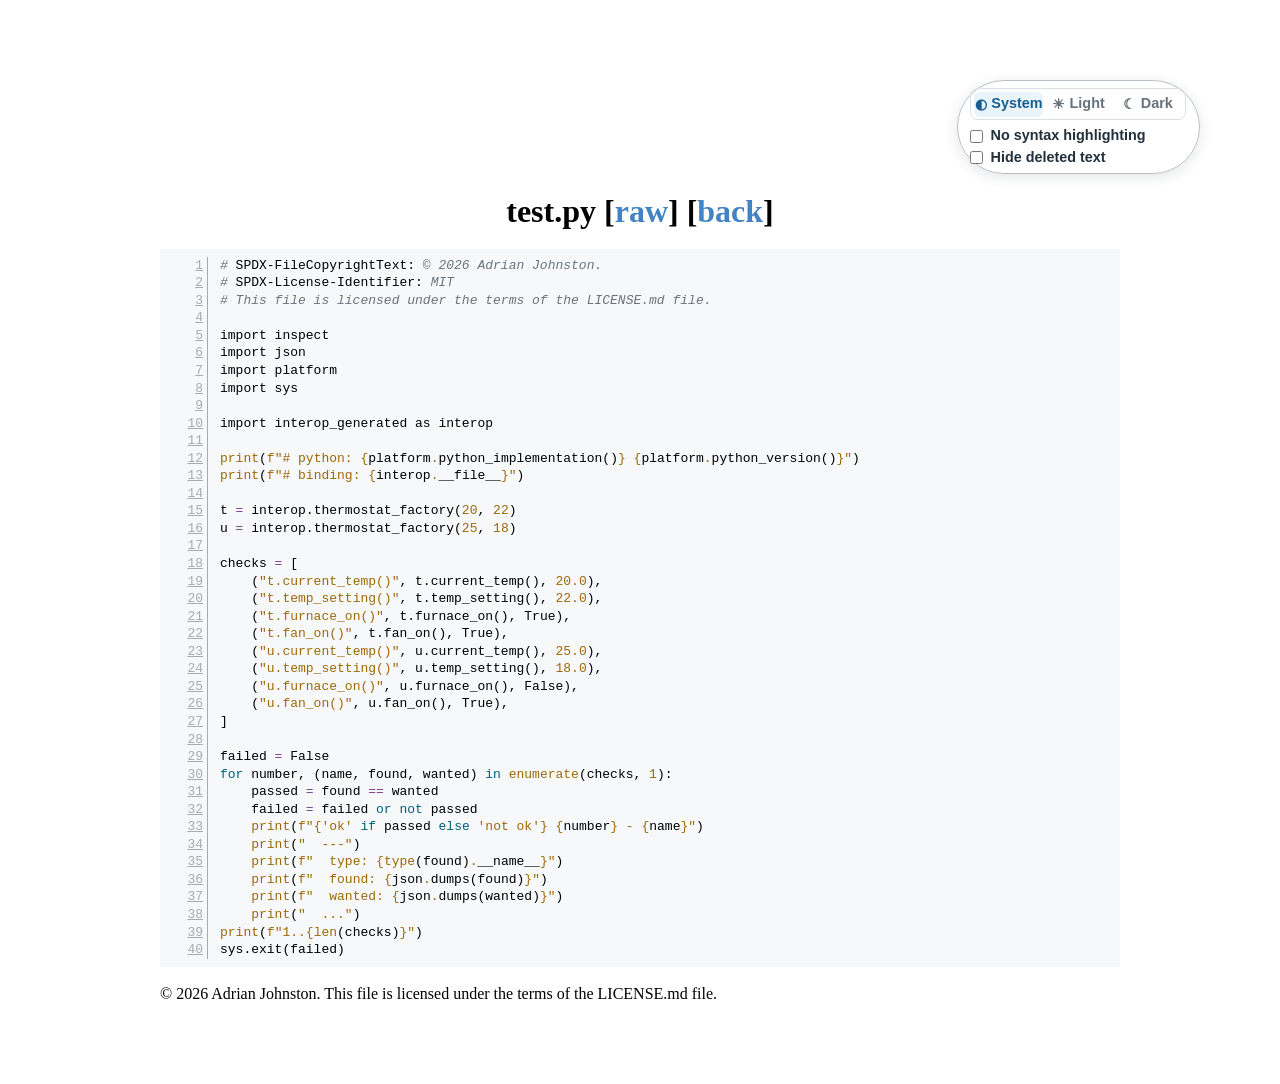
<file: test.py.html>
<!DOCTYPE html>
<html xmlns="http://www.w3.org/1999/xhtml" lang="en" xml:lang="en">
<head>
  <meta charset="utf-8" />
  <meta name="generator" content="mpark/wg21" />
  <meta name="viewport" content="width=device-width, initial-scale=1.0, user-scalable=yes" />
  <title>test.py</title>
  <style>

span.smallcaps{font-variant: small-caps;}
div.columns{display: flex; gap: min(4vw, 1.5em);}
div.column{flex: auto; overflow-x: auto;}
div.hanging-indent{margin-left: 1.5em; text-indent: -1.5em;}

ul.task-list[class]{list-style: none;}
ul.task-list li input[type="checkbox"] {
font-size: inherit;
width: 0.8em;
margin: 0 0.8em 0.2em -1.6em;
vertical-align: middle;
}

html { -webkit-text-size-adjust: 100%; }
pre > code.sourceCode { white-space: pre; position: relative; }
pre > code.sourceCode > span { display: inline-block; line-height: 1.25; }
pre > code.sourceCode > span:empty { height: 1.2em; }
.sourceCode { overflow: visible; }
code.sourceCode > span { color: inherit; text-decoration: inherit; }
div.sourceCode { margin: 1em 0; }
pre.sourceCode { margin: 0; }
@media screen {
div.sourceCode { overflow: auto; }
}
@media print {
pre > code.sourceCode { white-space: pre-wrap; }
pre > code.sourceCode > span { text-indent: -5em; padding-left: 5em; }
}
pre.numberSource code
{ counter-reset: source-line 0; }
pre.numberSource code > span
{ position: relative; left: -4em; counter-increment: source-line; }
pre.numberSource code > span > a:first-child::before
{ content: counter(source-line);
position: relative; left: -1em; text-align: right; vertical-align: baseline;
border: none; display: inline-block;
-webkit-touch-callout: none; -webkit-user-select: none;
-khtml-user-select: none; -moz-user-select: none;
-ms-user-select: none; user-select: none;
padding: 0 4px; width: 4em;
color: #aaaaaa;
}
pre.numberSource { margin-left: 3em; border-left: 1px solid #aaaaaa; padding-left: 4px; }
div.sourceCode
{ background-color: #f6f8fa; }
@media screen {
pre > code.sourceCode > span > a:first-child::before { text-decoration: underline; }
}
code span { } 
code span.al { color: #ff0000; } 
code span.an { } 
code span.at { } 
code span.bn { color: #9f6807; } 
code span.bu { color: #9f6807; } 
code span.cf { color: #00607c; } 
code span.ch { color: #9f6807; } 
code span.cn { } 
code span.co { color: #6a737d; font-style: italic; } 
code span.cv { color: #6a737d; font-style: italic; } 
code span.do { color: #6a737d; } 
code span.dt { color: #00607c; } 
code span.dv { color: #9f6807; } 
code span.er { color: #ff0000; font-weight: bold; } 
code span.ex { } 
code span.fl { color: #9f6807; } 
code span.fu { } 
code span.im { } 
code span.in { color: #6a737d; } 
code span.kw { color: #00607c; } 
code span.op { color: #7b3e91; } 
code span.ot { } 
code span.pp { color: #6f4e37; } 
code span.re { } 
code span.sc { color: #9f6807; } 
code span.ss { color: #9f6807; } 
code span.st { color: #9f6807; } 
code span.va { } 
code span.vs { color: #9f6807; } 
code span.wa { color: #6a737d; font-weight: bold; } 
</style>
  <style type="text/css">
body {
margin: 5em;
font-family: serif;

hyphens: auto;
line-height: 1.35;
text-align: justify;
}
@media screen and (max-width: 30em) {
body {
margin: 1.5em;
}
}
div.wrapper {
max-width: 60em;
margin: auto;
}
ul {
list-style-type: none;
padding-left: 2em;
margin-top: -0.2em;
margin-bottom: -0.2em;
}
a {
text-decoration: none;
color: #4183C4;
}
a.hidden_link {
text-decoration: none;
color: inherit;
}
li {
margin-top: 0.6em;
margin-bottom: 0.6em;
}
h1, h2, h3, h4 {
position: relative;
line-height: 1;
}
a.self-link {
position: absolute;
top: 0;
left: calc(-1 * (3.5rem - 26px));
width: calc(3.5rem - 26px);
height: 2em;
text-align: center;
border: none;
transition: opacity .2s;
opacity: .5;
font-family: sans-serif;
font-weight: normal;
font-size: 83%;
}
a.self-link:hover { opacity: 1; }
a.self-link::before { content: "§"; }
ul > li:before {
content: "\2014";
position: absolute;
margin-left: -1.5em;
}
:target { background-color: yellow; }
:target .codeblock { background-color: yellow; }
:target .sourceCode { background-color: yellow; }
:target ul { background-color: yellow; }
p:has(> span.marginalizedparent > a.marginalized:target),
li:has(> span.marginalizedparent > a.marginalized:target) {
background-color: yellow;
}
a.marginalized:target { background-color: transparent; }
.abbr_ref { float: right; }
.folded_abbr_ref { float: right; }
:target .folded_abbr_ref { display: none; }
:target .unfolded_abbr_ref { float: right; display: inherit; }
.unfolded_abbr_ref { display: none; }
.secnum { display: inline-block; min-width: 35pt; }
.header-section-number { display: inline-block; min-width: 35pt; }
.annexnum { display: block; }
div.sourceLinkParent {
float: right;
}
a.sourceLink {
position: absolute;
opacity: 0;
margin-left: 10pt;
}
a.sourceLink:hover {
opacity: 1;
}
a.itemDeclLink {
position: absolute;
font-size: 75%;
text-align: right;
width: 5em;
opacity: 0;
}
a.itemDeclLink:hover { opacity: 1; }
span.marginalizedparent {
position: relative;
left: -5em;
}
li span.marginalizedparent { left: -7em; }
li ul > li span.marginalizedparent { left: -9em; }
li ul > li ul > li span.marginalizedparent { left: -11em; }
li ul > li ul > li ul > li span.marginalizedparent { left: -13em; }
div.footnoteNumberParent {
position: relative;
left: -4.7em;
}
a.marginalized {
position: absolute;
font-size: 75%;
text-align: right;
width: 5em;
}
a.enumerated_item_num {
position: relative;
left: -3.5em;
display: inline-block;
margin-right: -3em;
text-align: right;
width: 3em;
}
div.para { margin-bottom: 0.6em; margin-top: 0.6em; text-align: justify; }
div.section { text-align: justify; }
div.sentence { display: inline; }
span.indexparent {
display: inline;
position: relative;
float: right;
right: -1em;
}
a.index {
position: absolute;
display: none;
}
a.index:before { content: "⟵"; }

a.index:target {
display: inline;
}
.indexitems {
margin-left: 2em;
text-indent: -2em;
}
div.itemdescr {
margin-left: 3em;
}
.bnf {
font-family: serif;
margin-left: 40pt;
margin-top: 0.5em;
margin-bottom: 0.5em;
}
.ncbnf {
font-family: serif;
margin-top: 0.5em;
margin-bottom: 0.5em;
margin-left: 40pt;
}
.ncsimplebnf {
font-family: serif;
font-style: italic;
margin-top: 0.5em;
margin-bottom: 0.5em;
margin-left: 40pt;
background: inherit; 
}
span.textnormal {
font-style: normal;
font-family: serif;
white-space: normal;
display: inline-block;
}
span.rlap {
display: inline-block;
width: 0px;
}
span.descr { font-style: normal; font-family: serif; }
span.grammarterm { font-style: italic; }
span.term { font-style: italic; }
span.terminal { font-family: monospace; font-style: normal; }
span.nonterminal { font-style: italic; }
span.tcode { font-family: monospace; font-style: normal; }
span.textbf { font-weight: bold; }
span.textsc { font-variant: small-caps; }
a.nontermdef { font-style: italic; font-family: serif; }
span.emph { font-style: italic; }
span.techterm { font-style: italic; }
span.mathit { font-style: italic; }
span.mathsf { font-family: sans-serif; }
span.mathrm { font-family: serif; font-style: normal; }
span.textrm { font-family: serif; }
span.textsl { font-style: italic; }
span.mathtt { font-family: monospace; font-style: normal; }
span.mbox { font-family: serif; font-style: normal; }
span.ungap { display: inline-block; width: 2pt; }
span.textit { font-style: italic; }
span.texttt { font-family: monospace; }
span.tcode_in_codeblock { font-family: monospace; font-style: normal; }
span.phantom { color: white; }

span.math { font-style: normal; }
span.mathblock {
display: block;
margin-left: auto;
margin-right: auto;
margin-top: 1.2em;
margin-bottom: 1.2em;
text-align: center;
}
span.mathalpha {
font-style: italic;
}
span.synopsis {
font-weight: bold;
margin-top: 0.5em;
display: block;
}
span.definition {
font-weight: bold;
display: block;
}
.codeblock {
margin-left: 1.2em;
line-height: 127%;
}
.outputblock {
margin-left: 1.2em;
line-height: 127%;
}
div.itemdecl {
margin-top: 2ex;
}
code.itemdeclcode {
white-space: pre;
display: block;
}
span.textsuperscript {
vertical-align: super;
font-size: smaller;
line-height: 0;
}
.footnotenum { vertical-align: super; font-size: smaller; line-height: 0; }
.footnote {
font-size: small;
margin-left: 2em;
margin-right: 2em;
margin-top: 0.6em;
margin-bottom: 0.6em;
}
div.minipage {
display: inline-block;
margin-right: 3em;
}
div.numberedTable {
text-align: center;
margin: 2em;
}
div.figure {
text-align: center;
margin: 2em;
}
table {
border: 1px solid black;
border-collapse: collapse;
margin-left: auto;
margin-right: auto;
margin-top: 0.8em;
text-align: left;
hyphens: none; 
}
td, th {
padding-left: 1em;
padding-right: 1em;
vertical-align: top;
}
td.empty {
padding: 0px;
padding-left: 1px;
}
td.left {
text-align: left;
}
td.right {
text-align: right;
}
td.center {
text-align: center;
}
td.justify {
text-align: justify;
}
td.border {
border-left: 1px solid black;
}
tr.rowsep, td.cline {
border-top: 1px solid black;
}
tr.even, tr.odd {
border-bottom: 1px solid black;
}
tr.capsep {
border-top: 3px solid black;
border-top-style: double;
}
tr.header {
border-bottom: 3px solid black;
border-bottom-style: double;
}
th {
border-bottom: 1px solid black;
}
span.centry {
font-weight: bold;
}
div.table {
display: block;
margin-left: auto;
margin-right: auto;
text-align: center;
width: 90%;
}
span.indented {
display: block;
margin-left: 2em;
margin-bottom: 1em;
margin-top: 1em;
}
ol.enumeratea { list-style-type: none; background: inherit; }
ol.enumerate { list-style-type: none; background: inherit; }

</style>
  <style type="text/css">:root {
color-scheme: light;
--unchanged-color: #898887;
--add-color: #006e28;
--rm-color: #bf0303;
--note-color: #0000ff;
--not-proposed-color: #7151a8;
--not-proposed-bg-color: rgba(113, 81, 168, 0.06);
}
.document-info {
display: inline-flex;
align-items: center;
gap: 0.3rem;
}
.document-link {
display: inline-block;
padding: 0 0.4em;
border: 1px solid var(--toc-border, #d9e1e7);
border-radius: 0.4rem;
color: var(--toc-muted, #66727d);
font: 600 0.8em/1 sans-serif;
text-decoration: none;
vertical-align: text-bottom;
}
.document-link:hover {
border-color: var(--toc-hover-border, #bdc9d2);
background: var(--toc-hover-bg, #f2f6f8);
color: var(--toc-hover-text, #244d6b);
}
.document-link:focus-visible {
outline: 2px solid var(--toc-accent, #2878b5);
outline-offset: 1px;
}
table thead tr {
border-bottom: 3px solid black;
border-bottom-style: double;
}
table tbody tr {
border-bottom: 1px solid black;
}
.cmptable {
width: 100%;
}

ins, del {
text-decoration-thickness: 1px;
}

ins {
text-underline-offset: 3.5px;
}
.add {
color: var(--add-color);
}
.rm {
color: var(--rm-color);
}
code.diff {
color: var(--unchanged-color);
}
code.diff span.va {
color: var(--add-color);
}
code.diff span.st {
color: var(--rm-color);
}
.ednote,
.draftnote {
color: var(--note-color);
}

div.sourceCode {
padding: 0.5em;
}
div.sourceCode:has(> pre.not_proposed) {
padding: 0.65em 0.8em 0.65em 1.1em;
border-left: 0.25em solid var(--not-proposed-color);
background-color: var(--not-proposed-bg-color);
}
div.sourceCode:has(> pre.not_proposed)::before {
content: "\2298\2002 Not proposed";
display: block;
margin-bottom: 0.8em;
color: var(--not-proposed-color);
font: 600 0.95rem/1.2 sans-serif;
}
</style>
  <style type="text/css">
#title-block-header > table {
border: none;
float: right;
}
#title-block-header > table tbody tr {
border-bottom: none;
}
details.collapsed > summary {
list-style: none;
cursor: pointer;
}
details.collapsed > summary::-webkit-details-marker {
display: none;
}
details.collapsed > summary .collapse-marker {
--collapse-marker-offset: 0.15em;
display: inline-block;
width: 0;
margin-right: 0.5em;
height: 0;
border-top: 0.3em solid transparent;
border-bottom: 0.3em solid transparent;
border-left: 0.45em solid currentColor;
transform: translateX(var(--collapse-marker-offset));
transform-origin: 0.15em center;
vertical-align: 0.1em;
}
details.collapsed > summary .collapse-marker:first-child {
--collapse-marker-offset: 0.075em;
width: calc(35pt - 0.45em);
margin-right: 0.25em;
}
details.collapsed[open] > summary .collapse-marker {
transform: translateX(var(--collapse-marker-offset)) rotate(90deg);
}
details.collapsed > summary > :is(h1, h2, h3, h4, h5, h6) {
margin-bottom: 0;
}
body[data-syntax-highlighting="off"] code.sourceCode:not(.diff) span:not(.add, .rm, .co, .cv, .do, .in) {
color: inherit !important;
font-style: inherit !important;
font-weight: inherit !important;
text-decoration: inherit !important;
}
body[data-deleted-text="hide"] .rm del {
display: none !important;
}
</style>
  <style type="text/css">
:root {
--toc-width: 19rem;
--toc-right: clamp(1rem, 2vw, 2.5rem);
--toc-top: 9.5rem;
--toc-accent: #2878b5;
--toc-active-bg: #eaf4fb;
--toc-active-text: #175f91;
--toc-border: #d9e1e7;
--toc-heading: #4d5c68;
--toc-hover-bg: #f2f6f8;
--toc-hover-border: #bdc9d2;
--toc-hover-text: #244d6b;
--toc-muted: #66727d;
--toc-rail: #dfe6eb;
--toc-section-number: #89949d;
--toc-scrollbar: #b8c3cc;
--toc-surface: rgba(255, 255, 255, 0.96);
--toc-panel-shadow:
0 0.75rem 2.25rem rgba(30, 55, 75, 0.08),
0 0.125rem 0.4rem rgba(30, 55, 75, 0.05);
--view-controls-bg: rgba(255, 255, 255, 0.96);
--view-controls-border: #b7c0c8;
--view-controls-color: #22303c;
--view-controls-hover: #f3f6f8;
--view-controls-shadow: 0 0.2rem 0.8rem rgba(34, 48, 60, 0.12);
}

.view-controls {
position: sticky;
top: 0.75rem;
z-index: 1000;
display: flex;
flex-direction: column;
align-items: flex-start;
gap: 0.35rem;
width: fit-content;
margin-left: auto;
margin-bottom: 1rem;
padding: 0.45rem 0.8rem;
border: 1px solid var(--view-controls-border);
border-radius: 999px;
background: var(--view-controls-bg);
color: var(--view-controls-color);
font: 600 0.9rem/1.1 sans-serif;
box-shadow: var(--view-controls-shadow);
}
.view-controls:hover {
background: var(--view-controls-hover);
}
.view-controls label {
display: flex;
align-items: center;
gap: 0.45rem;
}
.view-controls input {
margin: 0;
}
.view-controls span {
white-space: nowrap;
}
.theme-switcher {
display: flex;
align-self: stretch;
min-width: 0;
margin: 0 0 0.15rem;
padding: 0.15rem;
border: 1px solid var(--toc-border);
border-radius: 0.5rem;
}
.theme-switcher legend {
position: absolute;
width: 1px;
height: 1px;
padding: 0;
overflow: hidden;
clip: rect(0, 0, 0, 0);
white-space: nowrap;
border: 0;
}
.theme-switcher button {
display: inline-flex;
min-width: 0;
align-items: center;
justify-content: center;
gap: 0.3rem;
flex: 1;
padding: 0.3rem 0.4rem;
border: 0;
border-radius: 0.35rem;
background: transparent;
color: var(--toc-muted);
font: inherit;
cursor: pointer;
}
.theme-switcher button:hover {
background: var(--toc-hover-bg);
color: var(--toc-hover-text);
}
.theme-switcher button:focus-visible {
outline: 2px solid var(--toc-accent);
outline-offset: 1px;
}
.theme-switcher button[aria-pressed="true"] {
background: var(--toc-active-bg);
color: var(--toc-active-text);
font-weight: 600;
}
.theme-icon {
font-size: 0.9rem;
line-height: 1;
}
.table-of-contents .toc-progress {
display: none;
}
.toc-mobile-bar,
.toc-dialog,
.toc-mobile-title,
.toc-mobile-trigger,
.toc-expand-toggle {
display: none;
}

@media screen and (max-width: 89.999em) {
html,
body {
max-width: 100%;
}
html {
overflow-x: hidden;
overflow-x: clip;
}
.wrapper {
max-width: 100%;
}
.wrapper div.sourceCode {
max-width: 100%;
box-sizing: border-box;
}

.wrapper .table-wrapper {
max-width: 100%;
overflow-x: auto;
overscroll-behavior-inline: contain;
}
body.toc-ready .table-of-contents {
display: none;
}
body.toc-ready :is(h1, h2, h3, h4, h5, h6)[id] {
scroll-margin-top: 4.5rem;
}
body.toc-menu-open {
overflow: hidden;
}
body.toc-ready .toc-mobile-bar {
position: fixed;
inset: 0 0 auto;
z-index: 1100;
display: flex;
align-items: center;
gap: 1rem;
height: 3.5rem;
box-sizing: border-box;
padding:
0.5rem max(1rem, env(safe-area-inset-right))
0.5rem max(1rem, env(safe-area-inset-left));
border-bottom: 1px solid var(--toc-border);
background: var(--toc-surface);
box-shadow: 0 0.25rem 1rem rgba(30, 55, 75, 0.08);
backdrop-filter: blur(0.85rem);
font-family: ui-sans-serif, -apple-system, BlinkMacSystemFont, "Segoe UI",
sans-serif;
}
.toc-mobile-bar .view-controls {
position: static;
z-index: auto;
flex-direction: row;
align-items: center;
gap: 0.35rem;
width: auto;
margin: 0;
padding: 0;
border: 0;
border-radius: 0;
background: transparent;
color: var(--toc-muted);
box-shadow: none;
font: 600 0.72rem/1 ui-sans-serif, -apple-system, BlinkMacSystemFont,
"Segoe UI", sans-serif;
}
.toc-mobile-bar .view-controls:hover {
background: transparent;
}
.toc-mobile-bar .view-controls label {
gap: 0.35rem;
padding: 0.45rem 0.55rem;
border: 1px solid var(--toc-border);
border-radius: 0.6rem;
background: transparent;
cursor: pointer;
}
.toc-mobile-bar .view-controls label:hover {
border-color: var(--toc-hover-border);
background: var(--toc-hover-bg);
color: var(--toc-hover-text);
}
.toc-mobile-bar .view-controls input {
accent-color: var(--toc-accent);
}
.toc-mobile-bar .view-controls input:focus-visible {
outline: 2px solid var(--toc-accent);
outline-offset: 2px;
}
.toc-mobile-bar .theme-switcher {
align-self: center;
margin: 0;
}
body[data-syntax-highlighting="off"]
.toc-mobile-bar label[for="no-syntax-highlighting-toggle"],
body[data-deleted-text="hide"]
.toc-mobile-bar label[for="hide-deleted-text-toggle"] {
border-color: color-mix(in srgb,
var(--toc-accent) 35%, var(--toc-border));
background: var(--toc-active-bg);
color: var(--toc-active-text);
}
body.toc-ready .toc-mobile-title {
display: block;
min-width: 0;
flex: 1;
overflow: hidden;
color: var(--toc-heading);
font-size: 0.9rem;
font-weight: 600;
line-height: 1.2;
text-overflow: ellipsis;
white-space: nowrap;
}
body.toc-ready .toc-mobile-trigger {
display: inline-flex;
align-items: center;
gap: 0.5rem;
flex: 0 0 auto;
padding: 0.45rem 0.65rem;
border: 1px solid var(--toc-border);
border-radius: 0.6rem;
background: transparent;
color: var(--toc-heading);
font: 600 0.78rem/1 ui-sans-serif, -apple-system, BlinkMacSystemFont,
"Segoe UI", sans-serif;
cursor: pointer;
}
.toc-mobile-trigger:hover {
border-color: var(--toc-hover-border);
background: var(--toc-hover-bg);
}
.toc-mobile-trigger:focus-visible,
.toc-dialog-close:focus-visible,
.toc-dialog a:focus-visible {
outline: 2px solid var(--toc-accent);
outline-offset: 2px;
}
.toc-menu-icon {
position: relative;
width: 1rem;
height: 0.7rem;
flex: 0 0 auto;
border-top: 2px solid currentColor;
border-bottom: 2px solid currentColor;
box-sizing: border-box;
}
.toc-menu-icon::after {
content: "";
position: absolute;
top: 50%;
left: 0;
width: 100%;
border-top: 2px solid currentColor;
transform: translateY(-50%);
}
.toc-dialog[open] {
position: fixed;
inset: 0;
z-index: 1200;
display: flex;
flex-direction: column;
width: min(32rem, calc(100vw - 2rem));
max-width: none;
max-height: min(46rem, calc(100dvh - 2rem));
box-sizing: border-box;
margin: auto;
padding: 0;
overflow: hidden;
border: 1px solid var(--toc-border);
border-radius: 1rem;
background: var(--toc-surface);
color: var(--toc-muted);
box-shadow: 0 1.5rem 5rem rgba(20, 35, 45, 0.28);
font-family: ui-sans-serif, -apple-system, BlinkMacSystemFont, "Segoe UI",
sans-serif;
text-align: left;
hyphens: none;
}
.toc-dialog::backdrop {
background: rgba(20, 30, 38, 0.45);
backdrop-filter: blur(0.15rem);
}
.toc-dialog-header {
display: flex;
flex: 0 0 auto;
align-items: flex-start;
gap: 1rem;
padding: 1rem 1rem 0.9rem 1.15rem;
border-bottom: 1px solid var(--toc-border);
}
.toc-dialog-heading {
min-width: 0;
flex: 1;
}
.toc-dialog-eyebrow {
margin: 0 0 0.3rem;
color: var(--toc-accent);
font-size: 0.68rem;
font-weight: 700;
letter-spacing: 0.11em;
line-height: 1;
text-transform: uppercase;
}
.toc-dialog-title {
margin: 0;
overflow: hidden;
color: var(--toc-heading);
font-size: 1rem;
font-weight: 650;
line-height: 1.25;
text-overflow: ellipsis;
white-space: nowrap;
}
.toc-dialog-close {
display: grid;
width: 2rem;
height: 2rem;
flex: 0 0 auto;
place-items: center;
padding: 0;
border: 0;
border-radius: 50%;
background: transparent;
color: var(--toc-muted);
font: 400 1.5rem/1 sans-serif;
cursor: pointer;
}
.toc-dialog-close:hover {
background: var(--toc-hover-bg);
color: var(--toc-heading);
}
.toc-dialog-nav {
min-height: 0;

flex: 1 1 auto;
overflow-y: auto;
overscroll-behavior: contain;
padding: 0.75rem 0.8rem 1rem;
scrollbar-width: thin;
scrollbar-color: var(--toc-scrollbar) transparent;
}
.toc-dialog ul {
padding-left: 0;
margin: 0;
list-style: none;
}
.toc-dialog ul ul {
position: relative;
padding-left: 0.9rem;
margin: 0.15rem 0 0.25rem 0.65rem;
}
.toc-dialog ul ul::before {
content: "";
position: absolute;
top: 0.2rem;
bottom: 0.2rem;
left: 0;
width: 1px;
background: var(--toc-rail);
}
.toc-dialog li,
.toc-dialog li > ul {
display: block;
margin-top: 0;
margin-bottom: 0;
}
.toc-dialog li::before {
display: none;
}
.toc-dialog a {
display: block;
margin: 0.0625rem 0;
padding: 0.38rem 0.55rem 0.38rem 0.65rem;
border-left: 2px solid transparent;
border-radius: 0 0.45rem 0.45rem 0;
color: var(--toc-muted);
font-size: 0.875rem;
line-height: 1.35;
text-decoration: none;
overflow-wrap: anywhere;
}
.toc-dialog a:hover {
color: var(--toc-hover-text);
background: var(--toc-hover-bg);
}
.toc-dialog a.active {
border-left-color: var(--toc-accent);
background: var(--toc-active-bg);
color: var(--toc-active-text);
font-weight: 600;
}
.toc-dialog .toc-section-number {
color: var(--toc-section-number);
font-variant-numeric: tabular-nums;
}
.toc-dialog code,
.toc-dialog code span {
color: inherit !important;
background: transparent !important;
font-size: 0.96em;
font-weight: inherit;
}
}
@media screen and (max-width: 30em) {
a.self-link {
left: -1.5rem;
width: 1.5rem;
}
body.toc-ready {
padding-top: 3.25rem;
}
.toc-mobile-trigger-label {
position: absolute;
width: 1px;
height: 1px;
padding: 0;
overflow: hidden;
clip: rect(0, 0, 0, 0);
white-space: nowrap;
border: 0;
}
.toc-mobile-trigger {
padding-inline: 0.6rem;
}
.toc-dialog[open] {
width: calc(100vw - 1rem);
max-height: calc(100dvh - 1rem);
border-radius: 0.875rem;
}
}
@media screen and (max-width: 47.999em) {
body.toc-ready .toc-mobile-title {
display: none;
}
.toc-mobile-bar .view-controls {
min-width: 0;
flex: 1;
}
.toc-mobile-bar .view-controls label {
justify-content: center;
min-width: 0;
flex: 1;
}
.toc-mobile-bar .theme-label {
display: none;
}
.toc-mobile-bar .theme-switcher button {
flex: 0 0 auto;
padding-inline: 0.35rem;
}
}
@media screen and (max-width: 35.999em) {
.toc-mobile-bar .view-controls > label > span {
font-size: 0;
}
.toc-mobile-bar label[for="no-syntax-highlighting-toggle"] span::after {
content: "No highlight";
font-size: 0.72rem;
}
.toc-mobile-bar label[for="hide-deleted-text-toggle"] span::after {
content: "Hide deleted";
font-size: 0.72rem;
}
}
@media screen and (min-width: 90em) {
.toc-mobile-bar {
display: block;
}

body.has-toc {
margin-right: calc(
var(--toc-right) + var(--toc-width) + 2rem
);
}

body.has-toc .view-controls {
position: fixed;
top: 1rem;
right: var(--toc-right);
width: var(--toc-width);
box-sizing: border-box;
margin: 0;
padding: 0.6rem 0.75rem;
border-color: var(--toc-border);
border-radius: 0.875rem;
background: var(--toc-surface);
color: var(--toc-muted);
box-shadow: var(--toc-panel-shadow);
backdrop-filter: blur(0.75rem);
font-family: ui-sans-serif, -apple-system, BlinkMacSystemFont, "Segoe UI",
sans-serif;
font-size: 0.825rem;
font-weight: 400;
line-height: 1.38;
}
body.has-toc .view-controls:hover {
background: var(--toc-surface);
}
body.has-toc .view-controls label {
align-self: stretch;
padding: 0.3rem 0.55rem 0.3rem 0.6rem;
border-left: 2px solid transparent;
border-radius: 0 0.4rem 0.4rem 0;
cursor: pointer;
transition:
background-color 120ms ease,
color 120ms ease;
}
body.has-toc .view-controls label:hover {
background: var(--toc-hover-bg);
color: var(--toc-hover-text);
}
body.has-toc .view-controls input {
accent-color: var(--toc-accent);
}
body.has-toc .view-controls input:focus-visible {
outline: 2px solid var(--toc-accent);
outline-offset: 2px;
}
.table-of-contents {
position: fixed;
top: var(--toc-top);
right: var(--toc-right);
width: var(--toc-width);
max-height: calc(100vh - var(--toc-top) - 1.5rem);
box-sizing: border-box;
overflow-y: auto;
overscroll-behavior: contain;
border: 1px solid var(--toc-border);
border-radius: 0.875rem;
background: var(--toc-surface);
box-shadow: var(--toc-panel-shadow);
scrollbar-width: thin;
scrollbar-color: var(--toc-scrollbar) transparent;
font-family: ui-sans-serif, -apple-system, BlinkMacSystemFont, "Segoe UI",
sans-serif;
font-size: 0.825rem;
line-height: 1.38;
text-align: left;
hyphens: none;
color: var(--toc-muted);
}
.table-of-contents .toc-chrome {
position: sticky;
top: 0;
z-index: 2;
padding: 0.9rem 0.95rem 0.7rem;
border-bottom: 1px solid var(--toc-border);
background: var(--toc-surface);
backdrop-filter: blur(0.75rem);
}
.table-of-contents .toc-title-row {
display: flex;
align-items: center;
gap: 0.75rem;
}
.table-of-contents .table-of-contents-title {
display: flex;
align-items: center;
gap: 0.55rem;
min-width: 0;
flex: 1;
font-size: 0.72rem;
font-weight: 700;
line-height: 1;
letter-spacing: 0.11em;
text-transform: uppercase;
color: #4d5c68;
border-bottom: none !important;
margin: 0;
}
.table-of-contents .toc-expand-toggle {
display: inline-flex;
min-width: 4.7rem;
align-items: center;
justify-content: center;
flex: 0 0 auto;
padding: 0.3rem 0.45rem;
border: 1px solid var(--toc-border);
border-radius: 0.45rem;
background: transparent;
color: var(--toc-muted);
font: 600 0.68rem/1 ui-sans-serif, -apple-system, BlinkMacSystemFont,
"Segoe UI", sans-serif;
cursor: pointer;
transition:
background-color 120ms ease,
border-color 120ms ease,
color 120ms ease;
}
.table-of-contents .toc-expand-toggle[hidden] {
display: none;
}
.table-of-contents .toc-expand-toggle:hover {
border-color: var(--toc-hover-border);
background: var(--toc-hover-bg);
color: var(--toc-hover-text);
}
.table-of-contents .toc-expand-toggle:focus-visible {
outline: 2px solid var(--toc-accent);
outline-offset: 2px;
}
.table-of-contents .table-of-contents-title::before {
content: "";
width: 0.45rem;
height: 0.45rem;
flex: 0 0 auto;
border-radius: 50%;
background: var(--toc-accent);
box-shadow: 0 0 0 0.2rem color-mix(in srgb,
var(--toc-accent) 14%, transparent);
}
.table-of-contents .toc-progress {
display: block;
height: 0.1875rem;
margin-top: 0.75rem;
overflow: hidden;
border-radius: 999px;
background: var(--toc-rail);
}
.table-of-contents .toc-progress-bar {
display: block;
width: 100%;
height: 100%;
border-radius: inherit;
background: var(--toc-accent);
transform: scaleX(0);
transform-origin: left center;
}
.table-of-contents > ul {
padding: 0.65rem 0.75rem 0.8rem;
margin: 0;
}
.table-of-contents ul ul {
position: relative;
padding-left: 0.85rem;
margin: 0.15rem 0 0.25rem 0.55rem;
}
.table-of-contents ul ul::before {
content: "";
position: absolute;
top: 0.15rem;
bottom: 0.2rem;
left: 0;
width: 1px;
background: var(--toc-rail);
}

body.toc-ready .table-of-contents li > ul {
display: none;
}
body.toc-ready .table-of-contents li.active-path > ul {
display: block;
}
body.toc-ready .table-of-contents.toc-expanded li > ul {
display: block;
}
.table-of-contents li {
margin: 0;
}
.table-of-contents li::before {
display: none;
}
.table-of-contents a {
display: block;
margin: 0.0625rem 0;
padding: 0.3rem 0.55rem 0.3rem 0.6rem;
border-left: 2px solid transparent;
border-radius: 0 0.4rem 0.4rem 0;
color: var(--toc-muted);
text-decoration: none;
overflow-wrap: anywhere;
transition:
background-color 120ms ease,
border-color 120ms ease,
color 120ms ease;
}
.table-of-contents a:hover {
color: var(--toc-hover-text);
background: var(--toc-hover-bg);
}
.table-of-contents a:focus-visible {
outline: 2px solid var(--toc-accent);
outline-offset: 1px;
}
.table-of-contents a.active {
color: var(--toc-active-text);
border-left-color: var(--toc-accent);
background: var(--toc-active-bg);
font-weight: 600;
}
.table-of-contents .toc-section-number {
color: var(--toc-section-number);
font-weight: 400;
font-variant-numeric: tabular-nums;
margin-right: 0.2em;
}
.table-of-contents a.active .toc-section-number {
color: inherit;
opacity: 0.78;
}

.table-of-contents code,
.table-of-contents code span {
color: inherit !important;
background: transparent !important;
font-size: 0.96em;
font-weight: inherit;
}
}
@media screen and (min-width: 90em) and (prefers-reduced-motion: reduce) {
.table-of-contents a {
transition: none;
}
.table-of-contents .toc-expand-toggle {
transition: none;
}
}
@media print {
.view-controls,
.toc-mobile-bar,
.toc-dialog {
display: none;
}
}
</style>
  <style type="text/css">


body[data-syntax-highlighting="off"]
code.sourceCode:not(.diff)
span:is(.co, .cv, .do, .in) {
color: inherit !important;
font-style: inherit !important;
}
body:has(pre.lineAnchors) #title-block-header > table {
display: none;
}
</style>
  <style id="dark-theme-styles" media="screen and (prefers-color-scheme: dark)">

body {
background-color: #171717;
color: #e0e0e0;
}
span.mjx-mstyle { color: #e0e0e0 !important }
a:link { color: #74bdff; }
a:visited { color: #c38aff; }
a.hidden_link {
text-decoration: none;
color: inherit;
}
span.phantom { color: #171717; }
a.index:before { color: #e0e0e0; background-color: #4b6353; }
.comment { color: #40f040; }
.footnote .comment { color: #60ff60; }
.example .comment { color: #60ff60; }
.note .comment { color: #60ff60; }
span.keyword { color: #32eade; }
span.parenthesis { color: #ff7070; }
span.curlybracket { color: #ff7070; }
span.squarebracket { color: #ff7070; }
span.literal { color: #ffd867; }
span.literalterminal { color: #ffd867; }
span.operator { color: #dac6d9; }
span.anglebracket { color: #dac6d9; }
span.preprocessordirective { color: #c28c68; }
table { border-color: #e0e0e0; }
td.border { border-color: #e0e0e0; }
td.border { border-left-color: #e0e0e0; }
tr.rowsep, td.cline { border-top-color: #e0e0e0; }
tr.capsep { border-top-color: #e0e0e0; }
th { border-bottom-color: #e0e0e0; }
.footnoteSeparator { background-color: #e0e0e0; }
text { fill: #e0e0e0; }
path { stroke: #e0e0e0; }
polygon { stroke: #e0e0e0; fill: #e0e0e0; }
ellipse { stroke: #e0e0e0; }
:target { background-color: #4b6345; color: #ffffff; }
:target .codeblock { background-color: #4b6345; }
:target ul { background-color: #4b6345; }
:target a:link { color: #9fcdff; }
:target a:visited { color: #d39aff; }
:target a.hidden_link { text-decoration: none; color: inherit; }
:target span.keyword { color: #52faee; }
:target span.parenthesis { color: #ff4060; font-weight: bold; }
:target span.curlybracket { color: #ff4060; font-weight: bold; }
:target span.squarebracket { color: #ff4060; font-weight: bold; }
:target span.literal { color: #ffe070; }
:target span.literalterminal { color: #ffe070; }
:target span.operator { color: #ffffff; }
:target span.anglebracket { color: #ffffff; }
:target span.preprocessordirective { color: #e0968f; }
:target .comment { color: #75ff20; }
:target .footnote .comment { color: #75ff20; }
:target .example .comment { color: #75ff20; }
:target .note .comment { color: #75ff20; }

:root {
color-scheme: dark;
--unchanged-color: #e0e0e0;
--add-color: #d0fddd;
--rm-color: #ff9b98;
--note-color: #6699ff;
--not-proposed-color: #c2a4f5;
--not-proposed-bg-color: rgba(194, 164, 245, 0.07);
}
table thead tr {
border-bottom-color: #e0e0e0;
}
table tbody tr {
border-bottom-color: #e0e0e0;
}
div.sourceCode {
background-color: rgba(255, 255, 255, 0.03);
}
mark {
background-color: #665c00;
color: #ffffff;
}
code span.al,
code span.er {
color: #ff7070;
}
code span.cf,
code span.dt,
code span.kw {
color: #32eade;
}
code span.bn,
code span.bu,
code span.ch,
code span.dv,
code span.fl,
code span.sc,
code span.ss,
code span.st,
code span.vs {
color: #ffd867;
}
code span.co,
code span.cv,
code span.do,
code span.in,
code span.wa {
color: #60ff60;
}
code span.op {
color: #dac6d9;
}
code span.pp {
color: #c28c68;
}
:target .sourceCode,
p:has(> span.marginalizedparent > a.marginalized:target),
li:has(> span.marginalizedparent > a.marginalized:target) {
background-color: #4b6345;
}

:root {
--toc-accent: #62b0eb;
--toc-active-bg: rgba(70, 145, 200, 0.16);
--toc-active-text: #84c7f5;
--toc-border: #3b454e;
--toc-heading: #d2d9de;
--toc-hover-bg: rgba(255, 255, 255, 0.055);
--toc-hover-border: #59636c;
--toc-hover-text: #dceaf4;
--toc-muted: #abb5bd;
--toc-panel-shadow: 0 0.5rem 1.5rem rgba(0, 0, 0, 0.28);
--toc-rail: #414b54;
--toc-section-number: #7f8a93;
--toc-scrollbar: #59636c;
--toc-surface: rgba(28, 28, 28, 0.96);
--view-controls-bg: rgba(37, 37, 37, 0.96);
--view-controls-border: #59636c;
--view-controls-color: #e0e0e0;
--view-controls-hover: #303030;
--view-controls-shadow: 0 0.2rem 0.8rem rgba(0, 0, 0, 0.4);
} </style>
  <script>
    (() => {
      const root = document.documentElement;
      const darkStyles = document.getElementById('dark-theme-styles');
      const storageKey = 'mpark-wg21-theme';
      const themes = new Set(['system', 'light', 'dark']);

      let theme = 'system';
      try {
        const stored = localStorage.getItem(storageKey);
        if (themes.has(stored)) theme = stored;
      } catch (_) {
        // Local storage may be unavailable for local files or restricted contexts.
      }

      function applyTheme(value, persist) {
        theme = value;
        root.dataset.theme = value;
        darkStyles.media = value === 'dark'
          ? 'screen'
          : value === 'light' ? 'not all' : 'screen and (prefers-color-scheme: dark)';

        for (const button of document.querySelectorAll('button[data-theme-value]')) {
          button.setAttribute('aria-pressed', String(button.dataset.themeValue === value));
        }

        if (!persist) return;
        try {
          if (value === 'system') {
            localStorage.removeItem(storageKey);
          } else {
            localStorage.setItem(storageKey, value);
          }
        } catch (_) {
          // The selected theme still applies for this page.
        }
      }

      applyTheme(theme, false);
      document.addEventListener('DOMContentLoaded', () => {
        applyTheme(theme, false);
        for (const button of document.querySelectorAll('button[data-theme-value]')) {
          button.addEventListener('click', () => applyTheme(button.dataset.themeValue, true));
        }
      });
    })();  </script>
  <link href="[data-uri]" rel="icon" />
  
</head>
<body data-syntax-highlighting="on" data-deleted-text="show">
<form class="view-controls">
<fieldset class="theme-switcher">
<legend>Theme</legend>
<button type="button" data-theme-value="system" aria-label="Use system theme" aria-pressed="true" title="Use system theme">
<span class="theme-icon" aria-hidden="true">◐</span><span class="theme-label">System</span>
</button>
<button type="button" data-theme-value="light" aria-label="Use light theme" aria-pressed="false" title="Use light theme">
<span class="theme-icon" aria-hidden="true">☀</span><span class="theme-label">Light</span>
</button>
<button type="button" data-theme-value="dark" aria-label="Use dark theme" aria-pressed="false" title="Use dark theme">
<span class="theme-icon" aria-hidden="true">☾</span><span class="theme-label">Dark</span>
</button>
</fieldset>
<label for="no-syntax-highlighting-toggle">
<input id="no-syntax-highlighting-toggle" type="checkbox"></input>
<span>No syntax highlighting</span>
</label>
<label for="hide-deleted-text-toggle">
<input id="hide-deleted-text-toggle" type="checkbox"></input>
<span>Hide deleted text</span>
</label>
</form><div class="wrapper">
<header id="title-block-header">
<h1 class="title" style="text-align:center">test.py [<a href="https://whatchamacallem.github.io/std_interop/test.py">raw</a>]
[<a href="index.html">back</a>]</h1>
<table>
  <tr>
    <td>Document #:</td>
    <td>
      <span class="document-info">
        <span>D0000R0</span>
      <a class="document-link" href="https://wg21.link/P0000">Latest</a>
      <a class="document-link" href="https://wg21.link/P0000/status">Status</a>
      </span>
    </td>
  </tr>
  <tr>
    <td>Date:</td>
    <td>unassigned</td>
  </tr>
  <tr>
    <td style="vertical-align:top">Project:</td>
    <td>Programming Language C++</td>
  </tr>
  <tr>
    <td style="vertical-align:top">Audience:</td>
    <td>
      N/A<br>
    </td>
  </tr>
  <tr>
    <td style="vertical-align:top">Reply-to:</td>
    <td>
      Adrian Johnston<br>&lt;<a href="mailto:ajohnston54637@gmail.com" class="email">ajohnston54637@gmail.com</a>&gt;<br>
    </td>
  </tr>
</table>
</header>
<div style="clear:both">
<div class="sourceCode" id="cb1"><pre class="sourceCode numberSource python raw numberLines lineAnchors"><code class="sourceCode python"><span id="cb1-1"><a href="#cb1-1"></a><span class="co"># </span><span class="an">SPDX-FileCopyrightText:</span><span class="co"> © 2026 Adrian Johnston.</span></span>
<span id="cb1-2"><a href="#cb1-2"></a><span class="co"># </span><span class="an">SPDX-License-Identifier:</span><span class="co"> MIT</span></span>
<span id="cb1-3"><a href="#cb1-3"></a><span class="co"># This file is licensed under the terms of the LICENSE.md file.</span></span>
<span id="cb1-4"><a href="#cb1-4"></a></span>
<span id="cb1-5"><a href="#cb1-5"></a><span class="im">import</span> inspect</span>
<span id="cb1-6"><a href="#cb1-6"></a><span class="im">import</span> json</span>
<span id="cb1-7"><a href="#cb1-7"></a><span class="im">import</span> platform</span>
<span id="cb1-8"><a href="#cb1-8"></a><span class="im">import</span> sys</span>
<span id="cb1-9"><a href="#cb1-9"></a></span>
<span id="cb1-10"><a href="#cb1-10"></a><span class="im">import</span> interop_generated <span class="im">as</span> interop</span>
<span id="cb1-11"><a href="#cb1-11"></a></span>
<span id="cb1-12"><a href="#cb1-12"></a><span class="bu">print</span>(<span class="ss">f&quot;# python: </span><span class="sc">{</span>platform<span class="sc">.</span>python_implementation()<span class="sc">}</span><span class="ss"> </span><span class="sc">{</span>platform<span class="sc">.</span>python_version()<span class="sc">}</span><span class="ss">&quot;</span>)</span>
<span id="cb1-13"><a href="#cb1-13"></a><span class="bu">print</span>(<span class="ss">f&quot;# binding: </span><span class="sc">{</span>interop<span class="sc">.</span><span class="va">__file__</span><span class="sc">}</span><span class="ss">&quot;</span>)</span>
<span id="cb1-14"><a href="#cb1-14"></a></span>
<span id="cb1-15"><a href="#cb1-15"></a>t <span class="op">=</span> interop.thermostat_factory(<span class="dv">20</span>, <span class="dv">22</span>)</span>
<span id="cb1-16"><a href="#cb1-16"></a>u <span class="op">=</span> interop.thermostat_factory(<span class="dv">25</span>, <span class="dv">18</span>)</span>
<span id="cb1-17"><a href="#cb1-17"></a></span>
<span id="cb1-18"><a href="#cb1-18"></a>checks <span class="op">=</span> [</span>
<span id="cb1-19"><a href="#cb1-19"></a>    (<span class="st">&quot;t.current_temp()&quot;</span>, t.current_temp(), <span class="fl">20.0</span>),</span>
<span id="cb1-20"><a href="#cb1-20"></a>    (<span class="st">&quot;t.temp_setting()&quot;</span>, t.temp_setting(), <span class="fl">22.0</span>),</span>
<span id="cb1-21"><a href="#cb1-21"></a>    (<span class="st">&quot;t.furnace_on()&quot;</span>, t.furnace_on(), <span class="va">True</span>),</span>
<span id="cb1-22"><a href="#cb1-22"></a>    (<span class="st">&quot;t.fan_on()&quot;</span>, t.fan_on(), <span class="va">True</span>),</span>
<span id="cb1-23"><a href="#cb1-23"></a>    (<span class="st">&quot;u.current_temp()&quot;</span>, u.current_temp(), <span class="fl">25.0</span>),</span>
<span id="cb1-24"><a href="#cb1-24"></a>    (<span class="st">&quot;u.temp_setting()&quot;</span>, u.temp_setting(), <span class="fl">18.0</span>),</span>
<span id="cb1-25"><a href="#cb1-25"></a>    (<span class="st">&quot;u.furnace_on()&quot;</span>, u.furnace_on(), <span class="va">False</span>),</span>
<span id="cb1-26"><a href="#cb1-26"></a>    (<span class="st">&quot;u.fan_on()&quot;</span>, u.fan_on(), <span class="va">True</span>),</span>
<span id="cb1-27"><a href="#cb1-27"></a>]</span>
<span id="cb1-28"><a href="#cb1-28"></a></span>
<span id="cb1-29"><a href="#cb1-29"></a>failed <span class="op">=</span> <span class="va">False</span></span>
<span id="cb1-30"><a href="#cb1-30"></a><span class="cf">for</span> number, (name, found, wanted) <span class="kw">in</span> <span class="bu">enumerate</span>(checks, <span class="dv">1</span>):</span>
<span id="cb1-31"><a href="#cb1-31"></a>    passed <span class="op">=</span> found <span class="op">==</span> wanted</span>
<span id="cb1-32"><a href="#cb1-32"></a>    failed <span class="op">=</span> failed <span class="kw">or</span> <span class="kw">not</span> passed</span>
<span id="cb1-33"><a href="#cb1-33"></a>    <span class="bu">print</span>(<span class="ss">f&quot;</span><span class="sc">{</span><span class="st">&#39;ok&#39;</span> <span class="cf">if</span> passed <span class="cf">else</span> <span class="st">&#39;not ok&#39;</span><span class="sc">}</span><span class="ss"> </span><span class="sc">{</span>number<span class="sc">}</span><span class="ss"> - </span><span class="sc">{</span>name<span class="sc">}</span><span class="ss">&quot;</span>)</span>
<span id="cb1-34"><a href="#cb1-34"></a>    <span class="bu">print</span>(<span class="st">&quot;  ---&quot;</span>)</span>
<span id="cb1-35"><a href="#cb1-35"></a>    <span class="bu">print</span>(<span class="ss">f&quot;  type: </span><span class="sc">{</span><span class="bu">type</span>(found)<span class="sc">.</span><span class="va">__name__</span><span class="sc">}</span><span class="ss">&quot;</span>)</span>
<span id="cb1-36"><a href="#cb1-36"></a>    <span class="bu">print</span>(<span class="ss">f&quot;  found: </span><span class="sc">{</span>json<span class="sc">.</span>dumps(found)<span class="sc">}</span><span class="ss">&quot;</span>)</span>
<span id="cb1-37"><a href="#cb1-37"></a>    <span class="bu">print</span>(<span class="ss">f&quot;  wanted: </span><span class="sc">{</span>json<span class="sc">.</span>dumps(wanted)<span class="sc">}</span><span class="ss">&quot;</span>)</span>
<span id="cb1-38"><a href="#cb1-38"></a>    <span class="bu">print</span>(<span class="st">&quot;  ...&quot;</span>)</span>
<span id="cb1-39"><a href="#cb1-39"></a><span class="bu">print</span>(<span class="ss">f&quot;1..</span><span class="sc">{</span><span class="bu">len</span>(checks)<span class="sc">}</span><span class="ss">&quot;</span>)</span>
<span id="cb1-40"><a href="#cb1-40"></a>sys.exit(failed)</span></code></pre></div>
<p>© 2026 Adrian Johnston. This file is licensed under the terms of the
LICENSE.md file.</p>
</div>
</div>
<script>
const body = document.body;
const noSyntaxHighlightingCheckbox = document.getElementById('no-syntax-highlighting-toggle');
noSyntaxHighlightingCheckbox.checked = false;
noSyntaxHighlightingCheckbox.addEventListener('change', () => {
  body.dataset.syntaxHighlighting = noSyntaxHighlightingCheckbox.checked ? 'off' : 'on';
});

const hideDeletedTextCheckbox = document.getElementById('hide-deleted-text-toggle');
hideDeletedTextCheckbox.checked = false;
hideDeletedTextCheckbox.addEventListener('change', () => {
  body.dataset.deletedText = hideDeletedTextCheckbox.checked ? 'hide' : 'show';
});
</script>
</body>
</html>
</file>
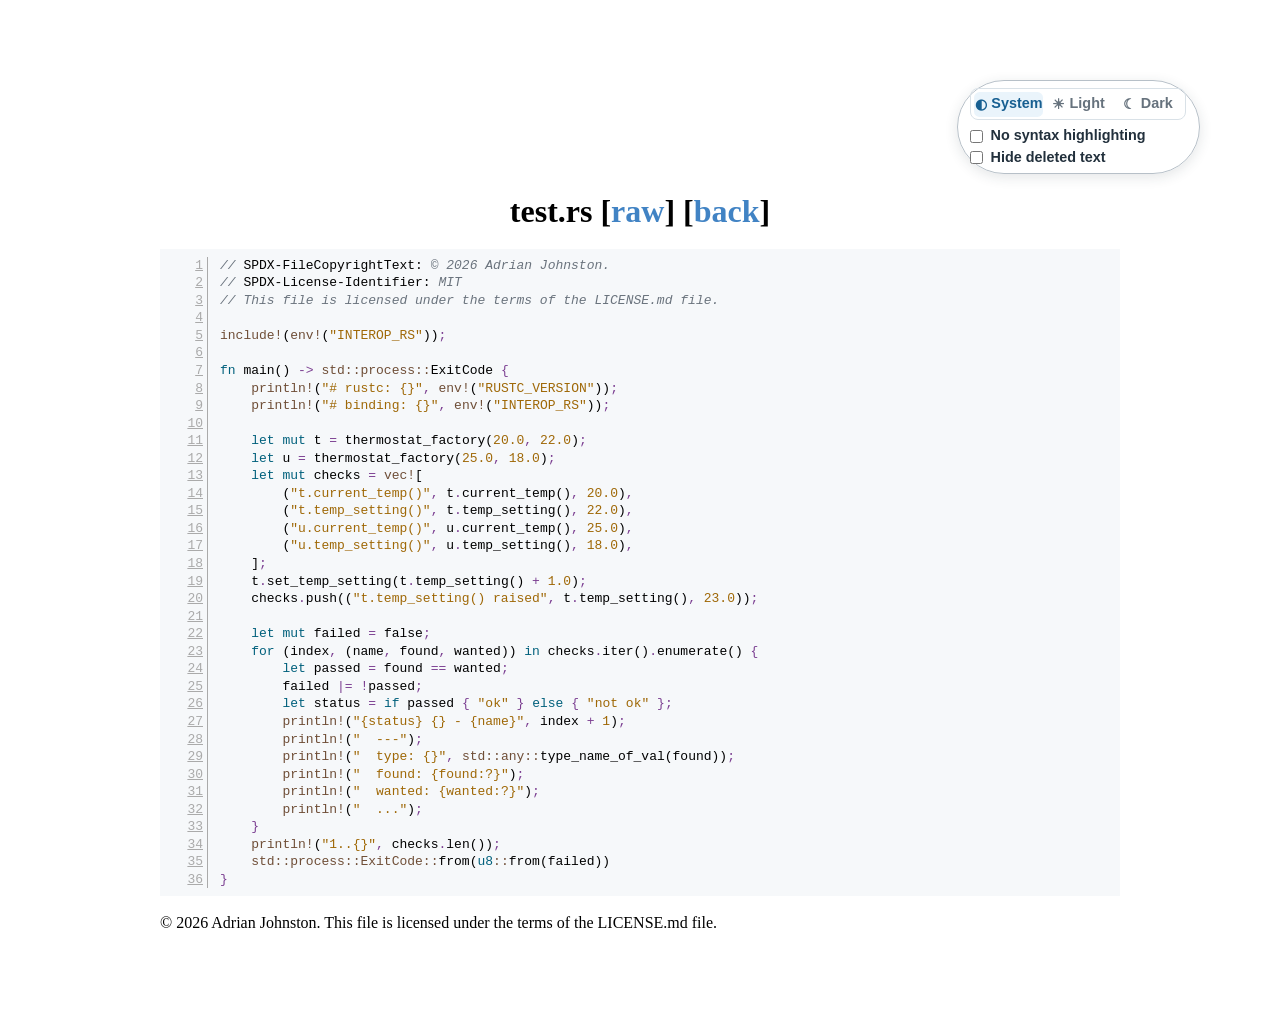
<file: test.rs.html>
<!DOCTYPE html>
<html xmlns="http://www.w3.org/1999/xhtml" lang="en" xml:lang="en">
<head>
  <meta charset="utf-8" />
  <meta name="generator" content="mpark/wg21" />
  <meta name="viewport" content="width=device-width, initial-scale=1.0, user-scalable=yes" />
  <title>test.rs</title>
  <style>

span.smallcaps{font-variant: small-caps;}
div.columns{display: flex; gap: min(4vw, 1.5em);}
div.column{flex: auto; overflow-x: auto;}
div.hanging-indent{margin-left: 1.5em; text-indent: -1.5em;}

ul.task-list[class]{list-style: none;}
ul.task-list li input[type="checkbox"] {
font-size: inherit;
width: 0.8em;
margin: 0 0.8em 0.2em -1.6em;
vertical-align: middle;
}

html { -webkit-text-size-adjust: 100%; }
pre > code.sourceCode { white-space: pre; position: relative; }
pre > code.sourceCode > span { display: inline-block; line-height: 1.25; }
pre > code.sourceCode > span:empty { height: 1.2em; }
.sourceCode { overflow: visible; }
code.sourceCode > span { color: inherit; text-decoration: inherit; }
div.sourceCode { margin: 1em 0; }
pre.sourceCode { margin: 0; }
@media screen {
div.sourceCode { overflow: auto; }
}
@media print {
pre > code.sourceCode { white-space: pre-wrap; }
pre > code.sourceCode > span { text-indent: -5em; padding-left: 5em; }
}
pre.numberSource code
{ counter-reset: source-line 0; }
pre.numberSource code > span
{ position: relative; left: -4em; counter-increment: source-line; }
pre.numberSource code > span > a:first-child::before
{ content: counter(source-line);
position: relative; left: -1em; text-align: right; vertical-align: baseline;
border: none; display: inline-block;
-webkit-touch-callout: none; -webkit-user-select: none;
-khtml-user-select: none; -moz-user-select: none;
-ms-user-select: none; user-select: none;
padding: 0 4px; width: 4em;
color: #aaaaaa;
}
pre.numberSource { margin-left: 3em; border-left: 1px solid #aaaaaa; padding-left: 4px; }
div.sourceCode
{ background-color: #f6f8fa; }
@media screen {
pre > code.sourceCode > span > a:first-child::before { text-decoration: underline; }
}
code span { } 
code span.al { color: #ff0000; } 
code span.an { } 
code span.at { } 
code span.bn { color: #9f6807; } 
code span.bu { color: #9f6807; } 
code span.cf { color: #00607c; } 
code span.ch { color: #9f6807; } 
code span.cn { } 
code span.co { color: #6a737d; font-style: italic; } 
code span.cv { color: #6a737d; font-style: italic; } 
code span.do { color: #6a737d; } 
code span.dt { color: #00607c; } 
code span.dv { color: #9f6807; } 
code span.er { color: #ff0000; font-weight: bold; } 
code span.ex { } 
code span.fl { color: #9f6807; } 
code span.fu { } 
code span.im { } 
code span.in { color: #6a737d; } 
code span.kw { color: #00607c; } 
code span.op { color: #7b3e91; } 
code span.ot { } 
code span.pp { color: #6f4e37; } 
code span.re { } 
code span.sc { color: #9f6807; } 
code span.ss { color: #9f6807; } 
code span.st { color: #9f6807; } 
code span.va { } 
code span.vs { color: #9f6807; } 
code span.wa { color: #6a737d; font-weight: bold; } 
</style>
  <style type="text/css">
body {
margin: 5em;
font-family: serif;

hyphens: auto;
line-height: 1.35;
text-align: justify;
}
@media screen and (max-width: 30em) {
body {
margin: 1.5em;
}
}
div.wrapper {
max-width: 60em;
margin: auto;
}
ul {
list-style-type: none;
padding-left: 2em;
margin-top: -0.2em;
margin-bottom: -0.2em;
}
a {
text-decoration: none;
color: #4183C4;
}
a.hidden_link {
text-decoration: none;
color: inherit;
}
li {
margin-top: 0.6em;
margin-bottom: 0.6em;
}
h1, h2, h3, h4 {
position: relative;
line-height: 1;
}
a.self-link {
position: absolute;
top: 0;
left: calc(-1 * (3.5rem - 26px));
width: calc(3.5rem - 26px);
height: 2em;
text-align: center;
border: none;
transition: opacity .2s;
opacity: .5;
font-family: sans-serif;
font-weight: normal;
font-size: 83%;
}
a.self-link:hover { opacity: 1; }
a.self-link::before { content: "§"; }
ul > li:before {
content: "\2014";
position: absolute;
margin-left: -1.5em;
}
:target { background-color: yellow; }
:target .codeblock { background-color: yellow; }
:target .sourceCode { background-color: yellow; }
:target ul { background-color: yellow; }
p:has(> span.marginalizedparent > a.marginalized:target),
li:has(> span.marginalizedparent > a.marginalized:target) {
background-color: yellow;
}
a.marginalized:target { background-color: transparent; }
.abbr_ref { float: right; }
.folded_abbr_ref { float: right; }
:target .folded_abbr_ref { display: none; }
:target .unfolded_abbr_ref { float: right; display: inherit; }
.unfolded_abbr_ref { display: none; }
.secnum { display: inline-block; min-width: 35pt; }
.header-section-number { display: inline-block; min-width: 35pt; }
.annexnum { display: block; }
div.sourceLinkParent {
float: right;
}
a.sourceLink {
position: absolute;
opacity: 0;
margin-left: 10pt;
}
a.sourceLink:hover {
opacity: 1;
}
a.itemDeclLink {
position: absolute;
font-size: 75%;
text-align: right;
width: 5em;
opacity: 0;
}
a.itemDeclLink:hover { opacity: 1; }
span.marginalizedparent {
position: relative;
left: -5em;
}
li span.marginalizedparent { left: -7em; }
li ul > li span.marginalizedparent { left: -9em; }
li ul > li ul > li span.marginalizedparent { left: -11em; }
li ul > li ul > li ul > li span.marginalizedparent { left: -13em; }
div.footnoteNumberParent {
position: relative;
left: -4.7em;
}
a.marginalized {
position: absolute;
font-size: 75%;
text-align: right;
width: 5em;
}
a.enumerated_item_num {
position: relative;
left: -3.5em;
display: inline-block;
margin-right: -3em;
text-align: right;
width: 3em;
}
div.para { margin-bottom: 0.6em; margin-top: 0.6em; text-align: justify; }
div.section { text-align: justify; }
div.sentence { display: inline; }
span.indexparent {
display: inline;
position: relative;
float: right;
right: -1em;
}
a.index {
position: absolute;
display: none;
}
a.index:before { content: "⟵"; }

a.index:target {
display: inline;
}
.indexitems {
margin-left: 2em;
text-indent: -2em;
}
div.itemdescr {
margin-left: 3em;
}
.bnf {
font-family: serif;
margin-left: 40pt;
margin-top: 0.5em;
margin-bottom: 0.5em;
}
.ncbnf {
font-family: serif;
margin-top: 0.5em;
margin-bottom: 0.5em;
margin-left: 40pt;
}
.ncsimplebnf {
font-family: serif;
font-style: italic;
margin-top: 0.5em;
margin-bottom: 0.5em;
margin-left: 40pt;
background: inherit; 
}
span.textnormal {
font-style: normal;
font-family: serif;
white-space: normal;
display: inline-block;
}
span.rlap {
display: inline-block;
width: 0px;
}
span.descr { font-style: normal; font-family: serif; }
span.grammarterm { font-style: italic; }
span.term { font-style: italic; }
span.terminal { font-family: monospace; font-style: normal; }
span.nonterminal { font-style: italic; }
span.tcode { font-family: monospace; font-style: normal; }
span.textbf { font-weight: bold; }
span.textsc { font-variant: small-caps; }
a.nontermdef { font-style: italic; font-family: serif; }
span.emph { font-style: italic; }
span.techterm { font-style: italic; }
span.mathit { font-style: italic; }
span.mathsf { font-family: sans-serif; }
span.mathrm { font-family: serif; font-style: normal; }
span.textrm { font-family: serif; }
span.textsl { font-style: italic; }
span.mathtt { font-family: monospace; font-style: normal; }
span.mbox { font-family: serif; font-style: normal; }
span.ungap { display: inline-block; width: 2pt; }
span.textit { font-style: italic; }
span.texttt { font-family: monospace; }
span.tcode_in_codeblock { font-family: monospace; font-style: normal; }
span.phantom { color: white; }

span.math { font-style: normal; }
span.mathblock {
display: block;
margin-left: auto;
margin-right: auto;
margin-top: 1.2em;
margin-bottom: 1.2em;
text-align: center;
}
span.mathalpha {
font-style: italic;
}
span.synopsis {
font-weight: bold;
margin-top: 0.5em;
display: block;
}
span.definition {
font-weight: bold;
display: block;
}
.codeblock {
margin-left: 1.2em;
line-height: 127%;
}
.outputblock {
margin-left: 1.2em;
line-height: 127%;
}
div.itemdecl {
margin-top: 2ex;
}
code.itemdeclcode {
white-space: pre;
display: block;
}
span.textsuperscript {
vertical-align: super;
font-size: smaller;
line-height: 0;
}
.footnotenum { vertical-align: super; font-size: smaller; line-height: 0; }
.footnote {
font-size: small;
margin-left: 2em;
margin-right: 2em;
margin-top: 0.6em;
margin-bottom: 0.6em;
}
div.minipage {
display: inline-block;
margin-right: 3em;
}
div.numberedTable {
text-align: center;
margin: 2em;
}
div.figure {
text-align: center;
margin: 2em;
}
table {
border: 1px solid black;
border-collapse: collapse;
margin-left: auto;
margin-right: auto;
margin-top: 0.8em;
text-align: left;
hyphens: none; 
}
td, th {
padding-left: 1em;
padding-right: 1em;
vertical-align: top;
}
td.empty {
padding: 0px;
padding-left: 1px;
}
td.left {
text-align: left;
}
td.right {
text-align: right;
}
td.center {
text-align: center;
}
td.justify {
text-align: justify;
}
td.border {
border-left: 1px solid black;
}
tr.rowsep, td.cline {
border-top: 1px solid black;
}
tr.even, tr.odd {
border-bottom: 1px solid black;
}
tr.capsep {
border-top: 3px solid black;
border-top-style: double;
}
tr.header {
border-bottom: 3px solid black;
border-bottom-style: double;
}
th {
border-bottom: 1px solid black;
}
span.centry {
font-weight: bold;
}
div.table {
display: block;
margin-left: auto;
margin-right: auto;
text-align: center;
width: 90%;
}
span.indented {
display: block;
margin-left: 2em;
margin-bottom: 1em;
margin-top: 1em;
}
ol.enumeratea { list-style-type: none; background: inherit; }
ol.enumerate { list-style-type: none; background: inherit; }

</style>
  <style type="text/css">:root {
color-scheme: light;
--unchanged-color: #898887;
--add-color: #006e28;
--rm-color: #bf0303;
--note-color: #0000ff;
--not-proposed-color: #7151a8;
--not-proposed-bg-color: rgba(113, 81, 168, 0.06);
}
.document-info {
display: inline-flex;
align-items: center;
gap: 0.3rem;
}
.document-link {
display: inline-block;
padding: 0 0.4em;
border: 1px solid var(--toc-border, #d9e1e7);
border-radius: 0.4rem;
color: var(--toc-muted, #66727d);
font: 600 0.8em/1 sans-serif;
text-decoration: none;
vertical-align: text-bottom;
}
.document-link:hover {
border-color: var(--toc-hover-border, #bdc9d2);
background: var(--toc-hover-bg, #f2f6f8);
color: var(--toc-hover-text, #244d6b);
}
.document-link:focus-visible {
outline: 2px solid var(--toc-accent, #2878b5);
outline-offset: 1px;
}
table thead tr {
border-bottom: 3px solid black;
border-bottom-style: double;
}
table tbody tr {
border-bottom: 1px solid black;
}
.cmptable {
width: 100%;
}

ins, del {
text-decoration-thickness: 1px;
}

ins {
text-underline-offset: 3.5px;
}
.add {
color: var(--add-color);
}
.rm {
color: var(--rm-color);
}
code.diff {
color: var(--unchanged-color);
}
code.diff span.va {
color: var(--add-color);
}
code.diff span.st {
color: var(--rm-color);
}
.ednote,
.draftnote {
color: var(--note-color);
}

div.sourceCode {
padding: 0.5em;
}
div.sourceCode:has(> pre.not_proposed) {
padding: 0.65em 0.8em 0.65em 1.1em;
border-left: 0.25em solid var(--not-proposed-color);
background-color: var(--not-proposed-bg-color);
}
div.sourceCode:has(> pre.not_proposed)::before {
content: "\2298\2002 Not proposed";
display: block;
margin-bottom: 0.8em;
color: var(--not-proposed-color);
font: 600 0.95rem/1.2 sans-serif;
}
</style>
  <style type="text/css">
#title-block-header > table {
border: none;
float: right;
}
#title-block-header > table tbody tr {
border-bottom: none;
}
details.collapsed > summary {
list-style: none;
cursor: pointer;
}
details.collapsed > summary::-webkit-details-marker {
display: none;
}
details.collapsed > summary .collapse-marker {
--collapse-marker-offset: 0.15em;
display: inline-block;
width: 0;
margin-right: 0.5em;
height: 0;
border-top: 0.3em solid transparent;
border-bottom: 0.3em solid transparent;
border-left: 0.45em solid currentColor;
transform: translateX(var(--collapse-marker-offset));
transform-origin: 0.15em center;
vertical-align: 0.1em;
}
details.collapsed > summary .collapse-marker:first-child {
--collapse-marker-offset: 0.075em;
width: calc(35pt - 0.45em);
margin-right: 0.25em;
}
details.collapsed[open] > summary .collapse-marker {
transform: translateX(var(--collapse-marker-offset)) rotate(90deg);
}
details.collapsed > summary > :is(h1, h2, h3, h4, h5, h6) {
margin-bottom: 0;
}
body[data-syntax-highlighting="off"] code.sourceCode:not(.diff) span:not(.add, .rm, .co, .cv, .do, .in) {
color: inherit !important;
font-style: inherit !important;
font-weight: inherit !important;
text-decoration: inherit !important;
}
body[data-deleted-text="hide"] .rm del {
display: none !important;
}
</style>
  <style type="text/css">
:root {
--toc-width: 19rem;
--toc-right: clamp(1rem, 2vw, 2.5rem);
--toc-top: 9.5rem;
--toc-accent: #2878b5;
--toc-active-bg: #eaf4fb;
--toc-active-text: #175f91;
--toc-border: #d9e1e7;
--toc-heading: #4d5c68;
--toc-hover-bg: #f2f6f8;
--toc-hover-border: #bdc9d2;
--toc-hover-text: #244d6b;
--toc-muted: #66727d;
--toc-rail: #dfe6eb;
--toc-section-number: #89949d;
--toc-scrollbar: #b8c3cc;
--toc-surface: rgba(255, 255, 255, 0.96);
--toc-panel-shadow:
0 0.75rem 2.25rem rgba(30, 55, 75, 0.08),
0 0.125rem 0.4rem rgba(30, 55, 75, 0.05);
--view-controls-bg: rgba(255, 255, 255, 0.96);
--view-controls-border: #b7c0c8;
--view-controls-color: #22303c;
--view-controls-hover: #f3f6f8;
--view-controls-shadow: 0 0.2rem 0.8rem rgba(34, 48, 60, 0.12);
}

.view-controls {
position: sticky;
top: 0.75rem;
z-index: 1000;
display: flex;
flex-direction: column;
align-items: flex-start;
gap: 0.35rem;
width: fit-content;
margin-left: auto;
margin-bottom: 1rem;
padding: 0.45rem 0.8rem;
border: 1px solid var(--view-controls-border);
border-radius: 999px;
background: var(--view-controls-bg);
color: var(--view-controls-color);
font: 600 0.9rem/1.1 sans-serif;
box-shadow: var(--view-controls-shadow);
}
.view-controls:hover {
background: var(--view-controls-hover);
}
.view-controls label {
display: flex;
align-items: center;
gap: 0.45rem;
}
.view-controls input {
margin: 0;
}
.view-controls span {
white-space: nowrap;
}
.theme-switcher {
display: flex;
align-self: stretch;
min-width: 0;
margin: 0 0 0.15rem;
padding: 0.15rem;
border: 1px solid var(--toc-border);
border-radius: 0.5rem;
}
.theme-switcher legend {
position: absolute;
width: 1px;
height: 1px;
padding: 0;
overflow: hidden;
clip: rect(0, 0, 0, 0);
white-space: nowrap;
border: 0;
}
.theme-switcher button {
display: inline-flex;
min-width: 0;
align-items: center;
justify-content: center;
gap: 0.3rem;
flex: 1;
padding: 0.3rem 0.4rem;
border: 0;
border-radius: 0.35rem;
background: transparent;
color: var(--toc-muted);
font: inherit;
cursor: pointer;
}
.theme-switcher button:hover {
background: var(--toc-hover-bg);
color: var(--toc-hover-text);
}
.theme-switcher button:focus-visible {
outline: 2px solid var(--toc-accent);
outline-offset: 1px;
}
.theme-switcher button[aria-pressed="true"] {
background: var(--toc-active-bg);
color: var(--toc-active-text);
font-weight: 600;
}
.theme-icon {
font-size: 0.9rem;
line-height: 1;
}
.table-of-contents .toc-progress {
display: none;
}
.toc-mobile-bar,
.toc-dialog,
.toc-mobile-title,
.toc-mobile-trigger,
.toc-expand-toggle {
display: none;
}

@media screen and (max-width: 89.999em) {
html,
body {
max-width: 100%;
}
html {
overflow-x: hidden;
overflow-x: clip;
}
.wrapper {
max-width: 100%;
}
.wrapper div.sourceCode {
max-width: 100%;
box-sizing: border-box;
}

.wrapper .table-wrapper {
max-width: 100%;
overflow-x: auto;
overscroll-behavior-inline: contain;
}
body.toc-ready .table-of-contents {
display: none;
}
body.toc-ready :is(h1, h2, h3, h4, h5, h6)[id] {
scroll-margin-top: 4.5rem;
}
body.toc-menu-open {
overflow: hidden;
}
body.toc-ready .toc-mobile-bar {
position: fixed;
inset: 0 0 auto;
z-index: 1100;
display: flex;
align-items: center;
gap: 1rem;
height: 3.5rem;
box-sizing: border-box;
padding:
0.5rem max(1rem, env(safe-area-inset-right))
0.5rem max(1rem, env(safe-area-inset-left));
border-bottom: 1px solid var(--toc-border);
background: var(--toc-surface);
box-shadow: 0 0.25rem 1rem rgba(30, 55, 75, 0.08);
backdrop-filter: blur(0.85rem);
font-family: ui-sans-serif, -apple-system, BlinkMacSystemFont, "Segoe UI",
sans-serif;
}
.toc-mobile-bar .view-controls {
position: static;
z-index: auto;
flex-direction: row;
align-items: center;
gap: 0.35rem;
width: auto;
margin: 0;
padding: 0;
border: 0;
border-radius: 0;
background: transparent;
color: var(--toc-muted);
box-shadow: none;
font: 600 0.72rem/1 ui-sans-serif, -apple-system, BlinkMacSystemFont,
"Segoe UI", sans-serif;
}
.toc-mobile-bar .view-controls:hover {
background: transparent;
}
.toc-mobile-bar .view-controls label {
gap: 0.35rem;
padding: 0.45rem 0.55rem;
border: 1px solid var(--toc-border);
border-radius: 0.6rem;
background: transparent;
cursor: pointer;
}
.toc-mobile-bar .view-controls label:hover {
border-color: var(--toc-hover-border);
background: var(--toc-hover-bg);
color: var(--toc-hover-text);
}
.toc-mobile-bar .view-controls input {
accent-color: var(--toc-accent);
}
.toc-mobile-bar .view-controls input:focus-visible {
outline: 2px solid var(--toc-accent);
outline-offset: 2px;
}
.toc-mobile-bar .theme-switcher {
align-self: center;
margin: 0;
}
body[data-syntax-highlighting="off"]
.toc-mobile-bar label[for="no-syntax-highlighting-toggle"],
body[data-deleted-text="hide"]
.toc-mobile-bar label[for="hide-deleted-text-toggle"] {
border-color: color-mix(in srgb,
var(--toc-accent) 35%, var(--toc-border));
background: var(--toc-active-bg);
color: var(--toc-active-text);
}
body.toc-ready .toc-mobile-title {
display: block;
min-width: 0;
flex: 1;
overflow: hidden;
color: var(--toc-heading);
font-size: 0.9rem;
font-weight: 600;
line-height: 1.2;
text-overflow: ellipsis;
white-space: nowrap;
}
body.toc-ready .toc-mobile-trigger {
display: inline-flex;
align-items: center;
gap: 0.5rem;
flex: 0 0 auto;
padding: 0.45rem 0.65rem;
border: 1px solid var(--toc-border);
border-radius: 0.6rem;
background: transparent;
color: var(--toc-heading);
font: 600 0.78rem/1 ui-sans-serif, -apple-system, BlinkMacSystemFont,
"Segoe UI", sans-serif;
cursor: pointer;
}
.toc-mobile-trigger:hover {
border-color: var(--toc-hover-border);
background: var(--toc-hover-bg);
}
.toc-mobile-trigger:focus-visible,
.toc-dialog-close:focus-visible,
.toc-dialog a:focus-visible {
outline: 2px solid var(--toc-accent);
outline-offset: 2px;
}
.toc-menu-icon {
position: relative;
width: 1rem;
height: 0.7rem;
flex: 0 0 auto;
border-top: 2px solid currentColor;
border-bottom: 2px solid currentColor;
box-sizing: border-box;
}
.toc-menu-icon::after {
content: "";
position: absolute;
top: 50%;
left: 0;
width: 100%;
border-top: 2px solid currentColor;
transform: translateY(-50%);
}
.toc-dialog[open] {
position: fixed;
inset: 0;
z-index: 1200;
display: flex;
flex-direction: column;
width: min(32rem, calc(100vw - 2rem));
max-width: none;
max-height: min(46rem, calc(100dvh - 2rem));
box-sizing: border-box;
margin: auto;
padding: 0;
overflow: hidden;
border: 1px solid var(--toc-border);
border-radius: 1rem;
background: var(--toc-surface);
color: var(--toc-muted);
box-shadow: 0 1.5rem 5rem rgba(20, 35, 45, 0.28);
font-family: ui-sans-serif, -apple-system, BlinkMacSystemFont, "Segoe UI",
sans-serif;
text-align: left;
hyphens: none;
}
.toc-dialog::backdrop {
background: rgba(20, 30, 38, 0.45);
backdrop-filter: blur(0.15rem);
}
.toc-dialog-header {
display: flex;
flex: 0 0 auto;
align-items: flex-start;
gap: 1rem;
padding: 1rem 1rem 0.9rem 1.15rem;
border-bottom: 1px solid var(--toc-border);
}
.toc-dialog-heading {
min-width: 0;
flex: 1;
}
.toc-dialog-eyebrow {
margin: 0 0 0.3rem;
color: var(--toc-accent);
font-size: 0.68rem;
font-weight: 700;
letter-spacing: 0.11em;
line-height: 1;
text-transform: uppercase;
}
.toc-dialog-title {
margin: 0;
overflow: hidden;
color: var(--toc-heading);
font-size: 1rem;
font-weight: 650;
line-height: 1.25;
text-overflow: ellipsis;
white-space: nowrap;
}
.toc-dialog-close {
display: grid;
width: 2rem;
height: 2rem;
flex: 0 0 auto;
place-items: center;
padding: 0;
border: 0;
border-radius: 50%;
background: transparent;
color: var(--toc-muted);
font: 400 1.5rem/1 sans-serif;
cursor: pointer;
}
.toc-dialog-close:hover {
background: var(--toc-hover-bg);
color: var(--toc-heading);
}
.toc-dialog-nav {
min-height: 0;

flex: 1 1 auto;
overflow-y: auto;
overscroll-behavior: contain;
padding: 0.75rem 0.8rem 1rem;
scrollbar-width: thin;
scrollbar-color: var(--toc-scrollbar) transparent;
}
.toc-dialog ul {
padding-left: 0;
margin: 0;
list-style: none;
}
.toc-dialog ul ul {
position: relative;
padding-left: 0.9rem;
margin: 0.15rem 0 0.25rem 0.65rem;
}
.toc-dialog ul ul::before {
content: "";
position: absolute;
top: 0.2rem;
bottom: 0.2rem;
left: 0;
width: 1px;
background: var(--toc-rail);
}
.toc-dialog li,
.toc-dialog li > ul {
display: block;
margin-top: 0;
margin-bottom: 0;
}
.toc-dialog li::before {
display: none;
}
.toc-dialog a {
display: block;
margin: 0.0625rem 0;
padding: 0.38rem 0.55rem 0.38rem 0.65rem;
border-left: 2px solid transparent;
border-radius: 0 0.45rem 0.45rem 0;
color: var(--toc-muted);
font-size: 0.875rem;
line-height: 1.35;
text-decoration: none;
overflow-wrap: anywhere;
}
.toc-dialog a:hover {
color: var(--toc-hover-text);
background: var(--toc-hover-bg);
}
.toc-dialog a.active {
border-left-color: var(--toc-accent);
background: var(--toc-active-bg);
color: var(--toc-active-text);
font-weight: 600;
}
.toc-dialog .toc-section-number {
color: var(--toc-section-number);
font-variant-numeric: tabular-nums;
}
.toc-dialog code,
.toc-dialog code span {
color: inherit !important;
background: transparent !important;
font-size: 0.96em;
font-weight: inherit;
}
}
@media screen and (max-width: 30em) {
a.self-link {
left: -1.5rem;
width: 1.5rem;
}
body.toc-ready {
padding-top: 3.25rem;
}
.toc-mobile-trigger-label {
position: absolute;
width: 1px;
height: 1px;
padding: 0;
overflow: hidden;
clip: rect(0, 0, 0, 0);
white-space: nowrap;
border: 0;
}
.toc-mobile-trigger {
padding-inline: 0.6rem;
}
.toc-dialog[open] {
width: calc(100vw - 1rem);
max-height: calc(100dvh - 1rem);
border-radius: 0.875rem;
}
}
@media screen and (max-width: 47.999em) {
body.toc-ready .toc-mobile-title {
display: none;
}
.toc-mobile-bar .view-controls {
min-width: 0;
flex: 1;
}
.toc-mobile-bar .view-controls label {
justify-content: center;
min-width: 0;
flex: 1;
}
.toc-mobile-bar .theme-label {
display: none;
}
.toc-mobile-bar .theme-switcher button {
flex: 0 0 auto;
padding-inline: 0.35rem;
}
}
@media screen and (max-width: 35.999em) {
.toc-mobile-bar .view-controls > label > span {
font-size: 0;
}
.toc-mobile-bar label[for="no-syntax-highlighting-toggle"] span::after {
content: "No highlight";
font-size: 0.72rem;
}
.toc-mobile-bar label[for="hide-deleted-text-toggle"] span::after {
content: "Hide deleted";
font-size: 0.72rem;
}
}
@media screen and (min-width: 90em) {
.toc-mobile-bar {
display: block;
}

body.has-toc {
margin-right: calc(
var(--toc-right) + var(--toc-width) + 2rem
);
}

body.has-toc .view-controls {
position: fixed;
top: 1rem;
right: var(--toc-right);
width: var(--toc-width);
box-sizing: border-box;
margin: 0;
padding: 0.6rem 0.75rem;
border-color: var(--toc-border);
border-radius: 0.875rem;
background: var(--toc-surface);
color: var(--toc-muted);
box-shadow: var(--toc-panel-shadow);
backdrop-filter: blur(0.75rem);
font-family: ui-sans-serif, -apple-system, BlinkMacSystemFont, "Segoe UI",
sans-serif;
font-size: 0.825rem;
font-weight: 400;
line-height: 1.38;
}
body.has-toc .view-controls:hover {
background: var(--toc-surface);
}
body.has-toc .view-controls label {
align-self: stretch;
padding: 0.3rem 0.55rem 0.3rem 0.6rem;
border-left: 2px solid transparent;
border-radius: 0 0.4rem 0.4rem 0;
cursor: pointer;
transition:
background-color 120ms ease,
color 120ms ease;
}
body.has-toc .view-controls label:hover {
background: var(--toc-hover-bg);
color: var(--toc-hover-text);
}
body.has-toc .view-controls input {
accent-color: var(--toc-accent);
}
body.has-toc .view-controls input:focus-visible {
outline: 2px solid var(--toc-accent);
outline-offset: 2px;
}
.table-of-contents {
position: fixed;
top: var(--toc-top);
right: var(--toc-right);
width: var(--toc-width);
max-height: calc(100vh - var(--toc-top) - 1.5rem);
box-sizing: border-box;
overflow-y: auto;
overscroll-behavior: contain;
border: 1px solid var(--toc-border);
border-radius: 0.875rem;
background: var(--toc-surface);
box-shadow: var(--toc-panel-shadow);
scrollbar-width: thin;
scrollbar-color: var(--toc-scrollbar) transparent;
font-family: ui-sans-serif, -apple-system, BlinkMacSystemFont, "Segoe UI",
sans-serif;
font-size: 0.825rem;
line-height: 1.38;
text-align: left;
hyphens: none;
color: var(--toc-muted);
}
.table-of-contents .toc-chrome {
position: sticky;
top: 0;
z-index: 2;
padding: 0.9rem 0.95rem 0.7rem;
border-bottom: 1px solid var(--toc-border);
background: var(--toc-surface);
backdrop-filter: blur(0.75rem);
}
.table-of-contents .toc-title-row {
display: flex;
align-items: center;
gap: 0.75rem;
}
.table-of-contents .table-of-contents-title {
display: flex;
align-items: center;
gap: 0.55rem;
min-width: 0;
flex: 1;
font-size: 0.72rem;
font-weight: 700;
line-height: 1;
letter-spacing: 0.11em;
text-transform: uppercase;
color: #4d5c68;
border-bottom: none !important;
margin: 0;
}
.table-of-contents .toc-expand-toggle {
display: inline-flex;
min-width: 4.7rem;
align-items: center;
justify-content: center;
flex: 0 0 auto;
padding: 0.3rem 0.45rem;
border: 1px solid var(--toc-border);
border-radius: 0.45rem;
background: transparent;
color: var(--toc-muted);
font: 600 0.68rem/1 ui-sans-serif, -apple-system, BlinkMacSystemFont,
"Segoe UI", sans-serif;
cursor: pointer;
transition:
background-color 120ms ease,
border-color 120ms ease,
color 120ms ease;
}
.table-of-contents .toc-expand-toggle[hidden] {
display: none;
}
.table-of-contents .toc-expand-toggle:hover {
border-color: var(--toc-hover-border);
background: var(--toc-hover-bg);
color: var(--toc-hover-text);
}
.table-of-contents .toc-expand-toggle:focus-visible {
outline: 2px solid var(--toc-accent);
outline-offset: 2px;
}
.table-of-contents .table-of-contents-title::before {
content: "";
width: 0.45rem;
height: 0.45rem;
flex: 0 0 auto;
border-radius: 50%;
background: var(--toc-accent);
box-shadow: 0 0 0 0.2rem color-mix(in srgb,
var(--toc-accent) 14%, transparent);
}
.table-of-contents .toc-progress {
display: block;
height: 0.1875rem;
margin-top: 0.75rem;
overflow: hidden;
border-radius: 999px;
background: var(--toc-rail);
}
.table-of-contents .toc-progress-bar {
display: block;
width: 100%;
height: 100%;
border-radius: inherit;
background: var(--toc-accent);
transform: scaleX(0);
transform-origin: left center;
}
.table-of-contents > ul {
padding: 0.65rem 0.75rem 0.8rem;
margin: 0;
}
.table-of-contents ul ul {
position: relative;
padding-left: 0.85rem;
margin: 0.15rem 0 0.25rem 0.55rem;
}
.table-of-contents ul ul::before {
content: "";
position: absolute;
top: 0.15rem;
bottom: 0.2rem;
left: 0;
width: 1px;
background: var(--toc-rail);
}

body.toc-ready .table-of-contents li > ul {
display: none;
}
body.toc-ready .table-of-contents li.active-path > ul {
display: block;
}
body.toc-ready .table-of-contents.toc-expanded li > ul {
display: block;
}
.table-of-contents li {
margin: 0;
}
.table-of-contents li::before {
display: none;
}
.table-of-contents a {
display: block;
margin: 0.0625rem 0;
padding: 0.3rem 0.55rem 0.3rem 0.6rem;
border-left: 2px solid transparent;
border-radius: 0 0.4rem 0.4rem 0;
color: var(--toc-muted);
text-decoration: none;
overflow-wrap: anywhere;
transition:
background-color 120ms ease,
border-color 120ms ease,
color 120ms ease;
}
.table-of-contents a:hover {
color: var(--toc-hover-text);
background: var(--toc-hover-bg);
}
.table-of-contents a:focus-visible {
outline: 2px solid var(--toc-accent);
outline-offset: 1px;
}
.table-of-contents a.active {
color: var(--toc-active-text);
border-left-color: var(--toc-accent);
background: var(--toc-active-bg);
font-weight: 600;
}
.table-of-contents .toc-section-number {
color: var(--toc-section-number);
font-weight: 400;
font-variant-numeric: tabular-nums;
margin-right: 0.2em;
}
.table-of-contents a.active .toc-section-number {
color: inherit;
opacity: 0.78;
}

.table-of-contents code,
.table-of-contents code span {
color: inherit !important;
background: transparent !important;
font-size: 0.96em;
font-weight: inherit;
}
}
@media screen and (min-width: 90em) and (prefers-reduced-motion: reduce) {
.table-of-contents a {
transition: none;
}
.table-of-contents .toc-expand-toggle {
transition: none;
}
}
@media print {
.view-controls,
.toc-mobile-bar,
.toc-dialog {
display: none;
}
}
</style>
  <style type="text/css">


body[data-syntax-highlighting="off"]
code.sourceCode:not(.diff)
span:is(.co, .cv, .do, .in) {
color: inherit !important;
font-style: inherit !important;
}
body:has(pre.lineAnchors) #title-block-header > table {
display: none;
}
</style>
  <style id="dark-theme-styles" media="screen and (prefers-color-scheme: dark)">

body {
background-color: #171717;
color: #e0e0e0;
}
span.mjx-mstyle { color: #e0e0e0 !important }
a:link { color: #74bdff; }
a:visited { color: #c38aff; }
a.hidden_link {
text-decoration: none;
color: inherit;
}
span.phantom { color: #171717; }
a.index:before { color: #e0e0e0; background-color: #4b6353; }
.comment { color: #40f040; }
.footnote .comment { color: #60ff60; }
.example .comment { color: #60ff60; }
.note .comment { color: #60ff60; }
span.keyword { color: #32eade; }
span.parenthesis { color: #ff7070; }
span.curlybracket { color: #ff7070; }
span.squarebracket { color: #ff7070; }
span.literal { color: #ffd867; }
span.literalterminal { color: #ffd867; }
span.operator { color: #dac6d9; }
span.anglebracket { color: #dac6d9; }
span.preprocessordirective { color: #c28c68; }
table { border-color: #e0e0e0; }
td.border { border-color: #e0e0e0; }
td.border { border-left-color: #e0e0e0; }
tr.rowsep, td.cline { border-top-color: #e0e0e0; }
tr.capsep { border-top-color: #e0e0e0; }
th { border-bottom-color: #e0e0e0; }
.footnoteSeparator { background-color: #e0e0e0; }
text { fill: #e0e0e0; }
path { stroke: #e0e0e0; }
polygon { stroke: #e0e0e0; fill: #e0e0e0; }
ellipse { stroke: #e0e0e0; }
:target { background-color: #4b6345; color: #ffffff; }
:target .codeblock { background-color: #4b6345; }
:target ul { background-color: #4b6345; }
:target a:link { color: #9fcdff; }
:target a:visited { color: #d39aff; }
:target a.hidden_link { text-decoration: none; color: inherit; }
:target span.keyword { color: #52faee; }
:target span.parenthesis { color: #ff4060; font-weight: bold; }
:target span.curlybracket { color: #ff4060; font-weight: bold; }
:target span.squarebracket { color: #ff4060; font-weight: bold; }
:target span.literal { color: #ffe070; }
:target span.literalterminal { color: #ffe070; }
:target span.operator { color: #ffffff; }
:target span.anglebracket { color: #ffffff; }
:target span.preprocessordirective { color: #e0968f; }
:target .comment { color: #75ff20; }
:target .footnote .comment { color: #75ff20; }
:target .example .comment { color: #75ff20; }
:target .note .comment { color: #75ff20; }

:root {
color-scheme: dark;
--unchanged-color: #e0e0e0;
--add-color: #d0fddd;
--rm-color: #ff9b98;
--note-color: #6699ff;
--not-proposed-color: #c2a4f5;
--not-proposed-bg-color: rgba(194, 164, 245, 0.07);
}
table thead tr {
border-bottom-color: #e0e0e0;
}
table tbody tr {
border-bottom-color: #e0e0e0;
}
div.sourceCode {
background-color: rgba(255, 255, 255, 0.03);
}
mark {
background-color: #665c00;
color: #ffffff;
}
code span.al,
code span.er {
color: #ff7070;
}
code span.cf,
code span.dt,
code span.kw {
color: #32eade;
}
code span.bn,
code span.bu,
code span.ch,
code span.dv,
code span.fl,
code span.sc,
code span.ss,
code span.st,
code span.vs {
color: #ffd867;
}
code span.co,
code span.cv,
code span.do,
code span.in,
code span.wa {
color: #60ff60;
}
code span.op {
color: #dac6d9;
}
code span.pp {
color: #c28c68;
}
:target .sourceCode,
p:has(> span.marginalizedparent > a.marginalized:target),
li:has(> span.marginalizedparent > a.marginalized:target) {
background-color: #4b6345;
}

:root {
--toc-accent: #62b0eb;
--toc-active-bg: rgba(70, 145, 200, 0.16);
--toc-active-text: #84c7f5;
--toc-border: #3b454e;
--toc-heading: #d2d9de;
--toc-hover-bg: rgba(255, 255, 255, 0.055);
--toc-hover-border: #59636c;
--toc-hover-text: #dceaf4;
--toc-muted: #abb5bd;
--toc-panel-shadow: 0 0.5rem 1.5rem rgba(0, 0, 0, 0.28);
--toc-rail: #414b54;
--toc-section-number: #7f8a93;
--toc-scrollbar: #59636c;
--toc-surface: rgba(28, 28, 28, 0.96);
--view-controls-bg: rgba(37, 37, 37, 0.96);
--view-controls-border: #59636c;
--view-controls-color: #e0e0e0;
--view-controls-hover: #303030;
--view-controls-shadow: 0 0.2rem 0.8rem rgba(0, 0, 0, 0.4);
} </style>
  <script>
    (() => {
      const root = document.documentElement;
      const darkStyles = document.getElementById('dark-theme-styles');
      const storageKey = 'mpark-wg21-theme';
      const themes = new Set(['system', 'light', 'dark']);

      let theme = 'system';
      try {
        const stored = localStorage.getItem(storageKey);
        if (themes.has(stored)) theme = stored;
      } catch (_) {
        // Local storage may be unavailable for local files or restricted contexts.
      }

      function applyTheme(value, persist) {
        theme = value;
        root.dataset.theme = value;
        darkStyles.media = value === 'dark'
          ? 'screen'
          : value === 'light' ? 'not all' : 'screen and (prefers-color-scheme: dark)';

        for (const button of document.querySelectorAll('button[data-theme-value]')) {
          button.setAttribute('aria-pressed', String(button.dataset.themeValue === value));
        }

        if (!persist) return;
        try {
          if (value === 'system') {
            localStorage.removeItem(storageKey);
          } else {
            localStorage.setItem(storageKey, value);
          }
        } catch (_) {
          // The selected theme still applies for this page.
        }
      }

      applyTheme(theme, false);
      document.addEventListener('DOMContentLoaded', () => {
        applyTheme(theme, false);
        for (const button of document.querySelectorAll('button[data-theme-value]')) {
          button.addEventListener('click', () => applyTheme(button.dataset.themeValue, true));
        }
      });
    })();  </script>
  <link href="[data-uri]" rel="icon" />
  
</head>
<body data-syntax-highlighting="on" data-deleted-text="show">
<form class="view-controls">
<fieldset class="theme-switcher">
<legend>Theme</legend>
<button type="button" data-theme-value="system" aria-label="Use system theme" aria-pressed="true" title="Use system theme">
<span class="theme-icon" aria-hidden="true">◐</span><span class="theme-label">System</span>
</button>
<button type="button" data-theme-value="light" aria-label="Use light theme" aria-pressed="false" title="Use light theme">
<span class="theme-icon" aria-hidden="true">☀</span><span class="theme-label">Light</span>
</button>
<button type="button" data-theme-value="dark" aria-label="Use dark theme" aria-pressed="false" title="Use dark theme">
<span class="theme-icon" aria-hidden="true">☾</span><span class="theme-label">Dark</span>
</button>
</fieldset>
<label for="no-syntax-highlighting-toggle">
<input id="no-syntax-highlighting-toggle" type="checkbox"></input>
<span>No syntax highlighting</span>
</label>
<label for="hide-deleted-text-toggle">
<input id="hide-deleted-text-toggle" type="checkbox"></input>
<span>Hide deleted text</span>
</label>
</form><div class="wrapper">
<header id="title-block-header">
<h1 class="title" style="text-align:center">test.rs [<a href="https://whatchamacallem.github.io/std_interop/test.rs">raw</a>]
[<a href="index.html">back</a>]</h1>
<table>
  <tr>
    <td>Document #:</td>
    <td>
      <span class="document-info">
        <span>D0000R0</span>
      <a class="document-link" href="https://wg21.link/P0000">Latest</a>
      <a class="document-link" href="https://wg21.link/P0000/status">Status</a>
      </span>
    </td>
  </tr>
  <tr>
    <td>Date:</td>
    <td>unassigned</td>
  </tr>
  <tr>
    <td style="vertical-align:top">Project:</td>
    <td>Programming Language C++</td>
  </tr>
  <tr>
    <td style="vertical-align:top">Audience:</td>
    <td>
      N/A<br>
    </td>
  </tr>
  <tr>
    <td style="vertical-align:top">Reply-to:</td>
    <td>
      Adrian Johnston<br>&lt;<a href="mailto:ajohnston54637@gmail.com" class="email">ajohnston54637@gmail.com</a>&gt;<br>
    </td>
  </tr>
</table>
</header>
<div style="clear:both">
<div class="sourceCode" id="cb1"><pre class="sourceCode numberSource rust raw numberLines lineAnchors"><code class="sourceCode rust"><span id="cb1-1"><a href="#cb1-1"></a><span class="co">// </span><span class="an">SPDX-FileCopyrightText:</span><span class="co"> © 2026 Adrian Johnston.</span></span>
<span id="cb1-2"><a href="#cb1-2"></a><span class="co">// </span><span class="an">SPDX-License-Identifier:</span><span class="co"> MIT</span></span>
<span id="cb1-3"><a href="#cb1-3"></a><span class="co">// This file is licensed under the terms of the LICENSE.md file.</span></span>
<span id="cb1-4"><a href="#cb1-4"></a></span>
<span id="cb1-5"><a href="#cb1-5"></a><span class="pp">include!</span>(<span class="pp">env!</span>(<span class="st">&quot;INTEROP_RS&quot;</span>))<span class="op">;</span></span>
<span id="cb1-6"><a href="#cb1-6"></a></span>
<span id="cb1-7"><a href="#cb1-7"></a><span class="kw">fn</span> main() <span class="op">-&gt;</span> <span class="pp">std::process::</span>ExitCode <span class="op">{</span></span>
<span id="cb1-8"><a href="#cb1-8"></a>    <span class="pp">println!</span>(<span class="st">&quot;# rustc: {}&quot;</span><span class="op">,</span> <span class="pp">env!</span>(<span class="st">&quot;RUSTC_VERSION&quot;</span>))<span class="op">;</span></span>
<span id="cb1-9"><a href="#cb1-9"></a>    <span class="pp">println!</span>(<span class="st">&quot;# binding: {}&quot;</span><span class="op">,</span> <span class="pp">env!</span>(<span class="st">&quot;INTEROP_RS&quot;</span>))<span class="op">;</span></span>
<span id="cb1-10"><a href="#cb1-10"></a></span>
<span id="cb1-11"><a href="#cb1-11"></a>    <span class="kw">let</span> <span class="kw">mut</span> t <span class="op">=</span> thermostat_factory(<span class="dv">20.0</span><span class="op">,</span> <span class="dv">22.0</span>)<span class="op">;</span></span>
<span id="cb1-12"><a href="#cb1-12"></a>    <span class="kw">let</span> u <span class="op">=</span> thermostat_factory(<span class="dv">25.0</span><span class="op">,</span> <span class="dv">18.0</span>)<span class="op">;</span></span>
<span id="cb1-13"><a href="#cb1-13"></a>    <span class="kw">let</span> <span class="kw">mut</span> checks <span class="op">=</span> <span class="pp">vec!</span>[</span>
<span id="cb1-14"><a href="#cb1-14"></a>        (<span class="st">&quot;t.current_temp()&quot;</span><span class="op">,</span> t<span class="op">.</span>current_temp()<span class="op">,</span> <span class="dv">20.0</span>)<span class="op">,</span></span>
<span id="cb1-15"><a href="#cb1-15"></a>        (<span class="st">&quot;t.temp_setting()&quot;</span><span class="op">,</span> t<span class="op">.</span>temp_setting()<span class="op">,</span> <span class="dv">22.0</span>)<span class="op">,</span></span>
<span id="cb1-16"><a href="#cb1-16"></a>        (<span class="st">&quot;u.current_temp()&quot;</span><span class="op">,</span> u<span class="op">.</span>current_temp()<span class="op">,</span> <span class="dv">25.0</span>)<span class="op">,</span></span>
<span id="cb1-17"><a href="#cb1-17"></a>        (<span class="st">&quot;u.temp_setting()&quot;</span><span class="op">,</span> u<span class="op">.</span>temp_setting()<span class="op">,</span> <span class="dv">18.0</span>)<span class="op">,</span></span>
<span id="cb1-18"><a href="#cb1-18"></a>    ]<span class="op">;</span></span>
<span id="cb1-19"><a href="#cb1-19"></a>    t<span class="op">.</span>set_temp_setting(t<span class="op">.</span>temp_setting() <span class="op">+</span> <span class="dv">1.0</span>)<span class="op">;</span></span>
<span id="cb1-20"><a href="#cb1-20"></a>    checks<span class="op">.</span>push((<span class="st">&quot;t.temp_setting() raised&quot;</span><span class="op">,</span> t<span class="op">.</span>temp_setting()<span class="op">,</span> <span class="dv">23.0</span>))<span class="op">;</span></span>
<span id="cb1-21"><a href="#cb1-21"></a></span>
<span id="cb1-22"><a href="#cb1-22"></a>    <span class="kw">let</span> <span class="kw">mut</span> failed <span class="op">=</span> <span class="cn">false</span><span class="op">;</span></span>
<span id="cb1-23"><a href="#cb1-23"></a>    <span class="cf">for</span> (index<span class="op">,</span> (name<span class="op">,</span> found<span class="op">,</span> wanted)) <span class="kw">in</span> checks<span class="op">.</span>iter()<span class="op">.</span>enumerate() <span class="op">{</span></span>
<span id="cb1-24"><a href="#cb1-24"></a>        <span class="kw">let</span> passed <span class="op">=</span> found <span class="op">==</span> wanted<span class="op">;</span></span>
<span id="cb1-25"><a href="#cb1-25"></a>        failed <span class="op">|=</span> <span class="op">!</span>passed<span class="op">;</span></span>
<span id="cb1-26"><a href="#cb1-26"></a>        <span class="kw">let</span> status <span class="op">=</span> <span class="cf">if</span> passed <span class="op">{</span> <span class="st">&quot;ok&quot;</span> <span class="op">}</span> <span class="cf">else</span> <span class="op">{</span> <span class="st">&quot;not ok&quot;</span> <span class="op">};</span></span>
<span id="cb1-27"><a href="#cb1-27"></a>        <span class="pp">println!</span>(<span class="st">&quot;{status} {} - {name}&quot;</span><span class="op">,</span> index <span class="op">+</span> <span class="dv">1</span>)<span class="op">;</span></span>
<span id="cb1-28"><a href="#cb1-28"></a>        <span class="pp">println!</span>(<span class="st">&quot;  ---&quot;</span>)<span class="op">;</span></span>
<span id="cb1-29"><a href="#cb1-29"></a>        <span class="pp">println!</span>(<span class="st">&quot;  type: {}&quot;</span><span class="op">,</span> <span class="pp">std::any::</span>type_name_of_val(found))<span class="op">;</span></span>
<span id="cb1-30"><a href="#cb1-30"></a>        <span class="pp">println!</span>(<span class="st">&quot;  found: {found:?}&quot;</span>)<span class="op">;</span></span>
<span id="cb1-31"><a href="#cb1-31"></a>        <span class="pp">println!</span>(<span class="st">&quot;  wanted: {wanted:?}&quot;</span>)<span class="op">;</span></span>
<span id="cb1-32"><a href="#cb1-32"></a>        <span class="pp">println!</span>(<span class="st">&quot;  ...&quot;</span>)<span class="op">;</span></span>
<span id="cb1-33"><a href="#cb1-33"></a>    <span class="op">}</span></span>
<span id="cb1-34"><a href="#cb1-34"></a>    <span class="pp">println!</span>(<span class="st">&quot;1..{}&quot;</span><span class="op">,</span> checks<span class="op">.</span>len())<span class="op">;</span></span>
<span id="cb1-35"><a href="#cb1-35"></a>    <span class="pp">std::process::ExitCode::</span>from(<span class="dt">u8</span><span class="pp">::</span>from(failed))</span>
<span id="cb1-36"><a href="#cb1-36"></a><span class="op">}</span></span></code></pre></div>
<p>© 2026 Adrian Johnston. This file is licensed under the terms of the
LICENSE.md file.</p>
</div>
</div>
<script>
const body = document.body;
const noSyntaxHighlightingCheckbox = document.getElementById('no-syntax-highlighting-toggle');
noSyntaxHighlightingCheckbox.checked = false;
noSyntaxHighlightingCheckbox.addEventListener('change', () => {
  body.dataset.syntaxHighlighting = noSyntaxHighlightingCheckbox.checked ? 'off' : 'on';
});

const hideDeletedTextCheckbox = document.getElementById('hide-deleted-text-toggle');
hideDeletedTextCheckbox.checked = false;
hideDeletedTextCheckbox.addEventListener('change', () => {
  body.dataset.deletedText = hideDeletedTextCheckbox.checked ? 'hide' : 'show';
});
</script>
</body>
</html>
</file>
